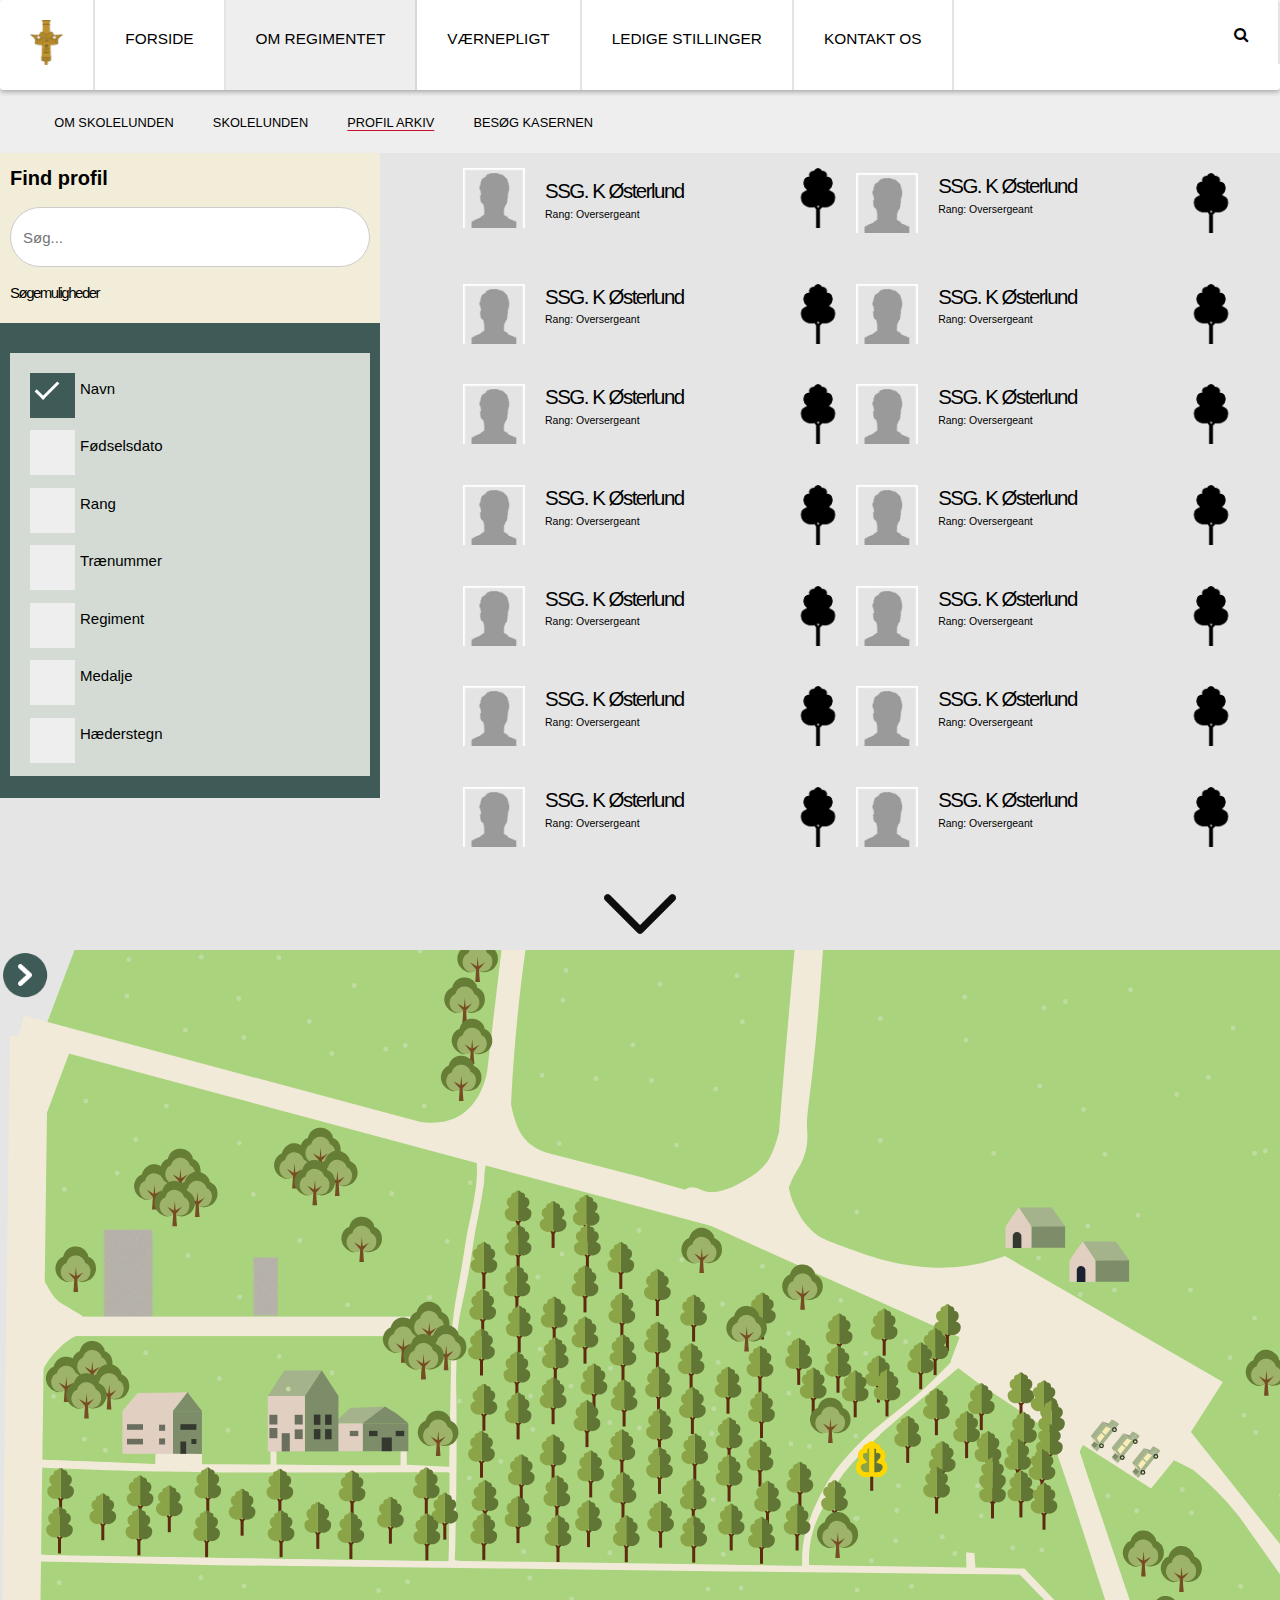
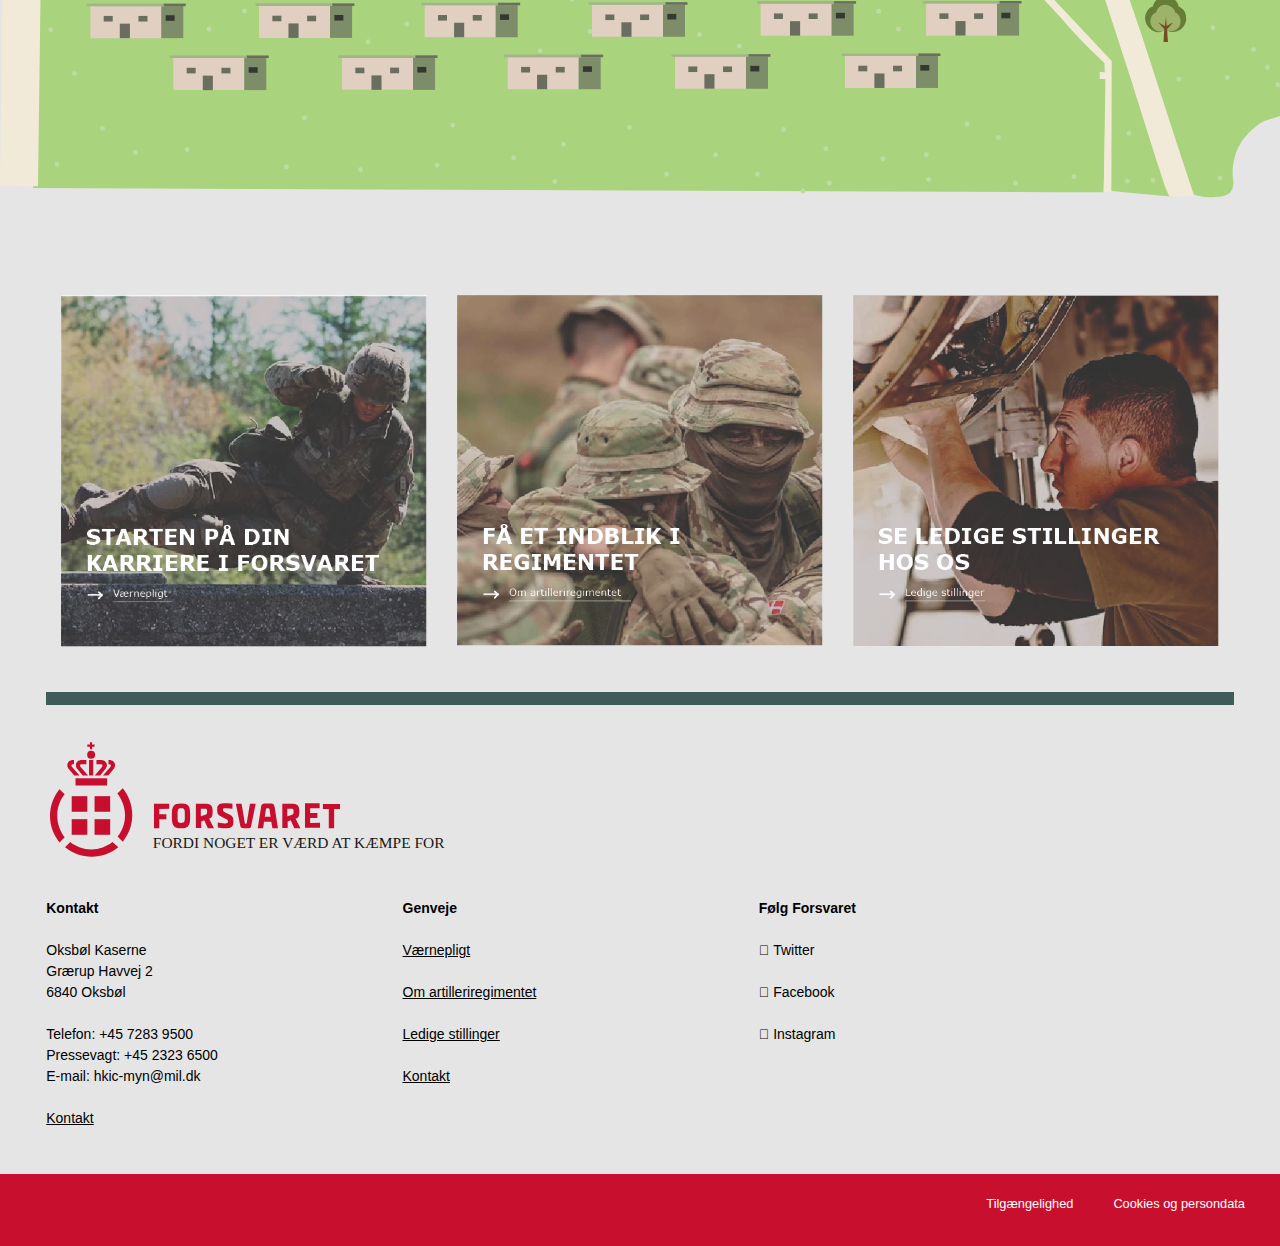
<file: -2.-sem-projekt-kodning-Gruppe-11-master/Bolierplate/arkiv.html>
<!doctype html>
<html lang="da">
<head>
  <meta charset="utf-8">

  <title>Det Danske Artilleriregiment</title>
  <meta name="description" content="Hjemmeside beskrivelse" />
  <meta name="keywords" content="">
  <meta name="author" content="Hjemmeside" />

  <meta name="viewport" content="width=device-width, initial-scale=1.0" />
  <link rel="stylesheet" href="https://use.fontawesome.com/releases/v5.8.2/css/all.css" integrity="sha384-oS3vJWv+0UjzBfQzYUhtDYW+Pj2yciDJxpsK1OYPAYjqT085Qq/1cq5FLXAZQ7Ay" crossorigin="anonymous">
  <link rel="stylesheet" href="css/main.css" />
  <link rel="stylesheet" href="https://www.w3schools.com/w3css/4/w3.css">
  <link rel="stylesheet" href="css/kort.css" />
<link rel="stylesheet" href="https://fonts.googleapis.com/css?family=Lato">
<link rel="stylesheet" href="https://cdnjs.cloudflare.com/ajax/libs/font-awesome/4.7.0/css/font-awesome.min.css">
<link rel="stylesheet" href="https://cdnjs.cloudflare.com/ajax/libs/font-awesome/4.7.0/css/font-awesome.min.css">
<script src="css/burger.js" defer></script>
</head>
<body>
<main>

  <!-- Divs med x / 12 kolonner i bredde -->
  <div class="topnav" id="myTopnav">
  <div class="row">
    <div class="grid-xs-4" style="width: 100%; margin-bottom: 0;"> <div id="menu-nav"style="width: 100%;">
      <div id="navigation-bar" style="width: 100%; max-height: 15vh;   margin: 0;
      ">
         <ul>
            <li style="margin:0px; padding:0px; max-width:200px; display: inline-block;"><a href="#" style="margin:0px;padding-top: 20px;
             "><span><img src="DAR.png"></span></a></li>
             <li class="links"><a href="#"><span>FORSIDE</span></a></li>
             <li class="links" style="background-color: #EEEEEE;"><a href="#"><span>OM REGIMENTET</span></a></li>
             <li class="links"><a href="#værnepligt"><span>VÆRNEPLIGT</span></a></li>
             <li class="links"><a href="#ledige stillinger"></i><span>LEDIGE STILLINGER</span></a></li>
             <li class="links"><a href="#kontakt os"></i><span>KONTAKT OS</span></a></li>
             <li id="soeg"style="float:right;"><a href="#" style="width: auto; height: auto;"><i class="fa fa-search"></i><span></span></a>   </li>
            <li id="burg" style="float:right;"><a href="javascript:void(0);" class="icon" id="burger" onclick="myFunction()">
              <i class="fa fa-bars"></i>
            </a></li>
             </li>
           </ul>
           <div id="navi">
              <input type="checkbox" id="menu"/>
              <label for="menu">
                  <span></span>
                  <span></span>
                  <span></span>
              </label>
              <ul>
                  <li><a href="#" class="active">FORSIDE</a></li>
                  <li><a href="#">OM REGIMENT</a></li>
                  <li><a href="#">VÆRNEPLIGT</a></li>
                  <li><a href="#">LEDIGE STILLINGER</a></li>
                  <li><a href="#">KONTAKT OS</a></li>
              </ul>
            </div>
      </div></div></div>
    

    </div></div>
    <div class="grid-xs-4" style="width: 100%; background-color: #EEEEEE; height: 7vh; display: inline-block;"> 
      <div class="grey">
      <ul>
        <li><a href="om.html"><span>OM SKOLELUNDEN</span></a></li>
      <li><a href="index.html"><span>SKOLELUNDEN</span></a></li>
      <li><u style="color: #C8102E;"><a href="arkiv.html"><span style="color:#000;">PROFIL ARKIV</span></a></u>
      </li>
      <li>
        <a href="visit.html"><span>BESØG KASERNEN</span></a>
      </li> </ul></div></div>
    <div class="grid-xs-4" style="width: 100%; background-color:#E5E5E5; height: auto; padding-left:0px; ">

      <form role="search" class="search-form" id="search-form" action="#" method="post">
        <section class="search-filters" id="search-filters" style="background-color: #F2EDD9;" >

        <section class="search-terms" style="background-color: #F2EDD9;">

          <div class="sejsidebar">
          <label for="search-term" class="search-term-label screen-reader-text" style="font-size: 20px; font-weight: bold; color: black; font-family: Verdana, Geneva, Tahoma, sans-serif;">Find profil</label>
          <input type="text" style=" border-radius: 50px 50px 50px 50px" placeholder="Søg...">

     
      
          
          <h3 class="search-filters-title" id="search-filters-title" style="font-family: Verdana, Geneva, Tahoma, sans-serif;">Søgemuligheder</h3></div>
        
        </section>
          <div class="size-filters filter-group" style="padding: 10px; padding-top: 30px; background-color:#3F5B58; height: auto;padding-bottom: 22px;">
          <div class="box" style="width:100%; height:100%; margin-left:auto; margin-right: auto; background-color: #D3DBD4; padding-left: 20px; padding-top: 20px; padding-bottom: 1px;">
              <label class="container1">Navn
                  <input type="checkbox" checked="checked">
                  <span class="checkmark"></span>
                </label>
                
                <label class="container1">Fødselsdato
                  <input type="checkbox">
                  <span class="checkmark"></span>
                </label>
                
                <label class="container1">Rang
                  <input type="checkbox">
                  <span class="checkmark"></span>
                </label>
                
                <label class="container1">Trænummer
                  <input type="checkbox">
                  <span class="checkmark"></span>
                </label>
                <label class="container1">Regiment
                    <input type="checkbox">
                    <span class="checkmark"></span>
                  </label>
                  <label class="container1">Medalje
                    <input type="checkbox">
                    <span class="checkmark"></span>
                  </label>
                  <label class="container1">Hæderstegn
                    <input type="checkbox">
                    <span class="checkmark"></span>
                  </label>
            </div>
          
          
          </div>
        </section>
      </form>
    
      
      <section class="search-results">

          <button id="myBtn" class="result"><img src="profil.jpg" style=" width:auto;height:60px; float:left; margin-right: 20px;"><img src="trae.png" style=" width:auto;height:60px; float:right;">
            <h2 style="font-size: 1.6vw;">SSG. K Østerlund</h2> <p style="font-size: 0.7em; line-height:0;">Rang: Oversergeant</p></button>

          <!-- The Modal -->
          <div id="myModal" class="modal">
          
            <!-- Modal content -->
            <div class="modal-content">
                <span class="close">&times;</span>
              <div class="profilepic"> <img src="profil.jpg"></div>
              <div class="profilename">
                <h2>SSG K. Østerlund</h2>
                <p>K. Østerlund</p>
               <p>02-05-1960</p>
            <p>Seniorsergeant</p>
          <p>Danske Artilleriregiment</p>
        <br><br>
      </div>
              <div class="profiletree"><img src="blacktree.svg"></div>
              <br>
              <h3 class="proinfo">Seniorsergeant K. Østerlund er født den 02-05-1960. Han har haft tjeneste i Oksbøl Kaserne fra 1983-2012 i det Danske Artilleriregiment. Træet blev plantet 31-05-2012.</h3>
              <div class="haeder"><h3>Medaljer og Hæderstegn</h3></div>              
              <div class="medals"><div class="medalcontent">
                <div class="medalbox"></div>
                <div class="medalbox"></div>
                <div class="medalbox"></div>
                <div class="medalbox"></div>
                <div class="medalbox"></div>
                <div class="medalbox"></div>
                <div class="medalbox"></div>
              </div>
            </div>
              <br>
              <div class="procontent"> <h3>Arkiv</h3></div>
              <div class="medals"><div class="medalcontent">
                  <div class="archivebox"></div>
                  <div class="archivebox"></div>
                  <div class="archivebox"></div>
                  <div class="archivebox"></div>
                  <div class="archivebox"></div>
                  <div class="archivebox"></div>
                  <div class="archivebox"></div>
                  <span>
                  <div class="archivebox"></div>
                  <div class="archivebox"></div>
                  <div class="archivebox"></div>
                  <div class="archivebox"></div>
                  <div class="archivebox"></div>
                  <div class="archivebox"></div>
                 
                </div>
              </div>
              
              <br>
              <button class="knap knap1">+ Tilføj arkiv</button>
              
              
            </div>
          
          </div>
        
              <script>
                  // Get the modal
                  var modal = document.getElementById("myModal");
                  
                  // Get the button that opens the modal
                  var btn = document.getElementById("myBtn");
                  
                  // Get the <span> element that closes the modal
                  var span = document.getElementsByClassName("close")[0];
                  
                  // When the user clicks the button, open the modal 
                  btn.onclick = function() {
                    modal.style.display = "block";
                  }
                  
                  // When the user clicks on <span> (x), close the modal
                  span.onclick = function() {
                    modal.style.display = "none";
                  }
                  
                  // When the user clicks anywhere outside of the modal, close it
                  window.onclick = function(event) {
                    if (event.target == modal) {
                      modal.style.display = "none";
                    }
                  }
                  </script>

<style>
           
    .modal {
      
      display: none; /* Hidden by default */
      position: fixed; /* Stay in place */
      z-index: 1; /* Sit on top */
      padding-top: 100px; /* Location of the box */
      left: 0;
      top: 0;
      width: 100%; /* Full width */
      height: 100%; /* Full height */
      overflow: auto; /* Enable scroll if needed */
      background-color: rgb(0,0,0); /* Fallback color */
      background-color: rgba(0,0,0,0.4); /* Black w/ opacity */
    }
    
    /* Modal Content */
    .modal-content {
      height: 80%;
width: 35%;
background: #D3DBD4;
position: absolute;
left: 40%;
top: 15%;

background-position: center;
background-size: contain;
background-repeat: no-repeat;
border: 7px solid #3F5B58;
    }
    
    /* The Close Button */
    .close {
      color: #aaaaaa;
      float: right;
      margin-right:3%;
      font-size: 28px;
      font-weight: bold;
    }
    
    .close:hover,
    .close:focus {
      color: #000;
      text-decoration: none;
      cursor: pointer;
    }
    </style>
        <div class="result" style="margin-top: 10px;">
        <div> <img src="profil.jpg" style=" width:auto;height:60px; float:left; margin-right: 20px;"> <img src="trae.png" style=" width:auto;height:60px; float:right;">
          <h2 style="font-size: 1.6vw;">SSG. K Østerlund</h2> <p style="font-size: 0.7em; line-height:0;">Rang: Oversergeant</p>
        </div>
        </div> <div class="result" style="margin-top: 10px;">
            <div> <img src="profil.jpg" style=" width:auto;height:60px; float:left; margin-right: 20px;"> <img src="trae.png" style=" width:auto;height:60px; float:right;">
              <h2 style="font-size: 1.6vw;">SSG. K Østerlund</h2> <p style="font-size: 0.7em; line-height:0;">Rang: Oversergeant</p>
            </div>
            </div>
        <div class="result"style="margin-top: 10px;">     <div> <img src="profil.jpg" style=" width:auto;height:60px; float:left; margin-right: 20px;">            <img src="trae.png" style=" width:auto;height:60px; float:right;">
          <h2 style="font-size: 1.6vw;">SSG. K Østerlund</h2> <p style="font-size: 0.7em; line-height:0;">Rang: Oversergeant</p>
        </div></div>
        <div class="result">     <div> <img src="profil.jpg" style=" width:auto;height:60px; float:left; margin-right: 20px;">            <img src="trae.png" style=" width:auto;height:60px; float:right;">
          <h2 style="font-size:1.6vw;">SSG. K Østerlund</h2> <p style="font-size: 0.7em; line-height:0;">Rang: Oversergeant</p>
        </div></div>
        <div class="result">     <div> <img src="profil.jpg" style=" width:auto;height:60px; float:left; margin-right: 20px;">            <img src="trae.png" style=" width:auto;height:60px; float:right;">
          <h2 style="font-size: 1.6vw;">SSG. K Østerlund</h2> <p style="font-size: 0.7em; line-height:0;">Rang: Oversergeant</p>
        </div></div>
        <div class="result">     <div> <img src="profil.jpg" style=" width:auto;height:60px; float:left; margin-right: 20px;">            <img src="trae.png" style=" width:auto;height:60px; float:right;">
          <h2 style="font-size: 1.6vw;">SSG. K Østerlund</h2> <p style="font-size: 0.7em; line-height:0;">Rang: Oversergeant</p>
        </div></div>
        <div class="result" >     <div> <img src="profil.jpg" style=" width:auto;height:60px; float:left; margin-right: 20px;">            <img src="trae.png" style=" width:auto;height:60px; float:right;">
          <h2 style="font-size: 1.6vw;">SSG. K Østerlund</h2> <p style="font-size: 0.7em; line-height:0;">Rang: Oversergeant</p>
        </div></div>
                <div class="result">     <div> <img src="profil.jpg" style=" width:auto;height:60px; float:left; margin-right: 20px;">            <img src="trae.png" style=" width:auto;height:60px; float:right;">
                  <h2 style="font-size: 1.6vw;">SSG. K Østerlund</h2> <p style="font-size: 0.7em; line-height:0;">Rang: Oversergeant</p>
                </div></div>
        <div class="result">     <div> <img src="profil.jpg" style=" width:auto;height:60px; float:left; margin-right: 20px;">            <img src="trae.png" style=" width:auto;height:60px; float:right;">
          <h2 style="font-size: 1.6vw;">SSG. K Østerlund</h2> <p style="font-size: 0.7em; line-height:0;">Rang: Oversergeant</p>
        </div></div>

        <div class="result">     <div> <img src="profil.jpg" style=" width:auto;height:60px; float:left; margin-right: 20px;">            <img src="trae.png" style=" width:auto;height:60px; float:right;">
          <h2 style="font-size: 1.6vw;">SSG. K Østerlund</h2> <p style="font-size: 0.7em; line-height:0;">Rang: Oversergeant</p>
        </div></div>
        <div class="result">     <div> <img src="profil.jpg" style=" width:auto;height:60px; float:left; margin-right: 20px;">            <img src="trae.png" style=" width:auto;height:60px; float:right;">
          <h2 style="font-size: 1.6vw;">SSG. K Østerlund</h2> <p style="font-size: 0.7em; line-height:0;">Rang: Oversergeant</p>
        </div></div>
        <div class="result">     <div> <img src="profil.jpg" style=" width:auto;height:60px; float:left; margin-right: 20px;">            <img src="trae.png" style=" width:auto;height:60px; float:right;">
          <h2 style="font-size: 1.6vw;">SSG. K Østerlund</h2> <p style="font-size: 0.7em; line-height:0;">Rang: Oversergeant</p>
        </div></div>
        <div class="result">     <div> <img src="profil.jpg" style=" width:auto;height:60px; float:left; margin-right: 20px;">            <img src="trae.png" style=" width:auto;height:60px; float:right;">
          <h2 style="font-size: 1.6vw;">SSG. K Østerlund</h2> <p style="font-size: 0.7em; line-height:0;">Rang: Oversergeant</p>
        </div></div>
        

      </section>
    </div>
    
    <div class="grid-xs-4" style="width: 100%; background-color: #E5E5E5; height: 8vh; text-align:center;"><img src="download.png" style="margin-left:auto; margin-right:auto; width:auto; height: 8vh;"></div>
    <div class="grid-xs-4" style="width: 100%; height: 100vh; padding:0px; position:relative;">
      <div style="width:100%; height:100%; background-color:#E5E5E5;">
     
        <div id="sideicon" style="position: absolute;"><img id="arrow" src="arrow-01.png" style="width: 50px; height: auto;"></div>
        <script>
            document.getElementById("sideicon").addEventListener("click", myFunction);
      function myFunction() {
          var x = document.getElementById("sidebarleft");
          if (x.style.display === "none") {
              x.style.display = "block";
          } else {
              x.style.display = "none";
          }
      }
            </script>
        <div id="sidebarleft">
            <div id="sejsidebar">
            <div id="sideicon2" style="width: 100%;"><img id="arrow2" src="arrow-x-01.png" style="width: 50px; height: auto;"></div>        
            <script>
                document.getElementById("sideicon2").addEventListener("click", myFunction);
          function myFunction() {
              var x = document.getElementById("sidebarleft");
              if (x.style.display === "none") {
                  x.style.display = "block";
              } else {
                  x.style.display = "none";
              }
          }
                </script>
                
            <div id="sidebarlefttop"> <h3>Kort over Skolelunden</h3></div>
          <div id="sidebarleftsoeg"><input type="text" style="margin-top: 10px; border-radius: 50px 50px 50px 50px" placeholder="Søg..."></div>
        <p style="margin-left:3%;">Filter</p><img src="filt.png"> <img src="sort.png" style="float: right; margin-right:3%;"><p style="float:right; margin-right:3%;">Sorter</p>
          </div>

          <div class="bob">
              <div class="result1" style=" border: 2px solid gold;">     <div> <img src="profil.jpg" style="padding-left: 5px; width:auto;height:60px; float:left; margin-right: 20px;">            <img src="trae.png" style=" width:auto;height:60px; float:right;">
                <h2 style="font-size:1.6vw;">SSG. K Østerlund</h2> <p style="font-size: 0.7em; line-height:0;">Rang: Oversergeant</p>
              </div></div>
              <div class="result1">     <div> <img src="profil.jpg" style="padding-left: 5px; width:auto;height:60px; float:left; margin-right: 20px;">            <img src="trae.png" style=" width:auto;height:60px; float:right;">
                <h2 style="font-size: 1.6vw;">SSG. K Østerlund</h2> <p style="font-size: 0.7em; line-height:0;">Rang: Oversergeant</p>
              </div></div>
              <div class="result1">     <div> <img src="profil.jpg" style="padding-left: 5px; width:auto;height:60px; float:left; margin-right: 20px;">            <img src="trae.png" style=" width:auto;height:60px; float:right;">
                <h2 style="font-size: 1.6vw;">SSG. K Østerlund</h2> <p style="font-size: 0.7em; line-height:0;">Rang: Oversergeant</p>
              </div></div>
              <div class="result1">     <div> <img src="profil.jpg" style="padding-left: 5px; width:auto;height:60px; float:left; margin-right: 20px;">            <img src="trae.png" style=" width:auto;height:60px; float:right;">
                <h2 style="font-size: 1.6vw;">SSG. K Østerlund</h2> <p style="font-size: 0.7em; line-height:0;">Rang: Oversergeant</p>
              </div></div>
            </div>
              
          </div>
        
        <div id="sideBar">
            <div id="kryds" style="width: 100px; height: 100px;float:right; padding-top: 10px; padding-right: 20px;"> <img src="cancel.png" id="krydset" style="width: 20px; height: 20px; float:right;"></div>
          </div>
          <svg version="1.1" xmlns="http://www.w3.org/2000/svg" xmlns:xlink="http://www.w3.org/1999/xlink">
       <style type="text/css">
         .st0{fill:#9B9A9A;}
         .st1{fill:none;stroke:#000000;stroke-miterlimit:10;}
         .st2{fill:#A9D37C;}
         .st3{fill:#7F7F7F;}
         .st4{fill:#9EA23B;}
         .st5{fill:#4D8E71;}
         .st6{fill:#7D8C69;}
         .st7{fill:#A5B38D;}
         .st8{fill:#E1D0C1;}
         .st9{fill:#35382F;}
         .st10{fill:#1D2233;}
         .st11{fill:#827E77;}
         .st12{fill:#3EA07A;}
         .st13{fill:none;stroke:#FFFFFF;stroke-miterlimit:10;}
         .st14{fill:#D6D6D6;}
         .st15{fill:#6A6E5F;}
         .st16{fill:#F1EAD8;}
         .st17{fill:#3E55A5;}
         .st18{fill:none;stroke:#5E2B0F;stroke-width:3;stroke-miterlimit:10;}
         .st19{fill:none;stroke:#5E2B0F;stroke-width:2;stroke-miterlimit:10;}
         .st20{fill:#617634;}
         .st21{fill:#8AA447;}
         .st22{fill:#667D36;}
         .st23{fill:#9EB36A;}
         .st24{fill:#764C23;}
         .st25{fill:none;}
         .st26{fill:#F7EDB5;}
         .st27{fill:#939E7E;}
         .st28{fill:#212C2F;}
         .st29{fill:#DCDF89;}
         .st30{fill:#DDDDBF;}
         .st31{fill:#CFC42B;}
         .st32{fill:#A8AB3D;}
         .st33{fill:#C0DBA1;}
       </style>
       <g id="billed">
         <path class="st0" d="M288.8,360.4c1.3-16.5,2.7-33,4-49.5c13.3,0.2,26.7,0.3,40,0.5c1.2-13.7,2.3-27.3,3.5-41
           c-4.7-30.8-9.3-61.7-14-92.5c43,9.3,86,18.7,129,28c4.8,2,9.7,4,14.5,6c-5.7,12.5-11.3,25-17,37.5c-4.7,15.7-9.3,31.3-14,47
           c-10.8,0.5-21.7,1-32.5,1.5c-0.2,3.3-0.3,6.7-0.5,10c10,1,20,2,30,3c0,21,0,42,0,63c-47.8,0-95.7,0-143.5,0
           C288.5,369.5,288.6,364.9,288.8,360.4z"/>
         <path class="st1" d="M795.1-3.4"/>
       </g>
       <g id="parkering">
         <g id="grønt">
           <path class="st2" d="M453.7,610c0.5-2.9,1-5.9,1.5-8.8c0-2.4-0.1-6.6-0.1-11.8c-0.5-80.9,1.2-141.7,1.8-162.9
             c0.8-25.1,1.1-37.6,1.7-46.9c4-63.1,14.8-119.8,28.1-169.1c69.8,18.7,139.6,37.3,209.3,56c72,31.6,144,63.1,216,94.7
             c16.2,7.8,32.4,15.6,48.7,23.3c-3.3,9.1-6.7,18.2-10,27.3c-0.4,2.7-0.9,5.3-1.3,8c-35.8,31.6-71.6,63.1-107.3,94.7
             c-7.9,11.9-15.7,23.9-23.6,35.8c-4.5,11.1-8.9,22.2-13.4,33.2c-0.9,10.8-1.8,21.5-2.8,32.2c-35,0-69.9,0-104.9,0
             c-62.5,0-106.3-1.1-120.7-1.3c-30.4-0.6-66.5-1.4-107.3-2.7C464.2,611.2,459,610.6,453.7,610z"/>
           <path class="st2" d="M47.3,516.1c-2.7-2.3-5-3.2-7-2.6c-8.7,2.4-9.7,33-3,92c137.1,1.9,274.2,3.8,411.2,5.8
             c1.1-30.2,2.2-60.5,3.2-90.8c-121.7-1-243.3-2-365-3c-7.2-0.7-14.3-1.3-21.5-2c-4.2-0.3-8.3-0.7-12.5-1
             C50.9,515,49.1,515.5,47.3,516.1z"/>
           <path class="st2" d="M39.9,611.2c18.7-0.2,37.2-0.6,55.5-1.2c308.1,4.8,616.1,9.6,924.2,14.3c28.3,29.6,56.7,59.1,85,88.7
             c0.5,7.8,1,15.6,1.5,23.3c-0.8,35.3-1.7,70.7-2.5,106c-356.8-1.4-713.6-2.9-1070.3-4.3c-0.9-66.7-1.8-133.3-2.7-200
             c0.4-6.2,0.9-12.4,1.3-18.7c0-2.7,0-5.3,0-8C34.6,611.2,37.2,611.2,39.9,611.2z"/>
           <path class="st2" d="M254.1,358.9c-1.3,0.3-3.2,0.8-5.6,1.3c0,0-6.8,1.4-14.7,1.9c-7.4,0.5-30,0.2-60.5-1.9
             c-7.3,1.5-9.9-0.4-10.8-1.5c-0.7-0.8-0.9-1.7-1.6-3.9c-1.1-3.5-2.2-6.3-3.1-8.4c-2.4,0-4.9,0-7.3,0c0-3.4,0.1-6.8,0.1-10.2
             c-0.1-19.3-0.1-38.6-0.2-57.9c-15.6-0.3-31.1-0.6-46.7-0.9c-0.6,22.8-1.3,45.6-1.9,68.5c-10,0.8-20,1.7-30,2.5
             c-5.5-4.3-11-8.7-16.5-13c0.7-34.7,1.3-69.3,2-104c2.1-16.1,4.1-32.2,6.2-48.3c10.1-10.4,20.2-20.8,30.3-31.2
             c5.5-2.3,11-4.7,16.5-7c28.2,5.5,56.4,10.9,84.6,16.4c3.6,0.7,7.3,1.4,10.9,2.1c0.3-3,0.7-6,1-9c27.7,4.9,56.4,10.9,86,18
             c10.7,2.6,21.2,5.3,31.5,8c2.9,14.4,7.2,36.5,10.5,60.5c1.2,8.8,2.5,19.1,1.9,32.5c-0.3,8.1-1.2,14.8-1.9,19.5
             c0.2,3.3,0.4,6.5,0.6,9.8c-0.1,2.4-0.2,4.8-0.3,7.2c-14.9,0-29.8,0-44.7,0c0.1,17.3,0.1,34.7,0.2,52c-4.9,0.1-9.8,0.2-14.6,0.2
             c0.1-17.4,0.3-34.8,0.4-52.2c-7.2-0.8-14.4-1.6-21.7-2.3c0.1,7.8,0.1,15.9-0.1,24.2c-0.2,7.4-0.5,14.5-0.9,21.5
             C253.9,355.2,254,357.1,254.1,358.9z"/>
           <path class="st2" d="M957.8,414.4"/>
           <path class="st2" d="M957.8,414.4c13.7,14.7,33.2,22.6,49,35c10.8,8.4,27,19.9,49.5,32c25.2,76.8,50.3,153.7,75.5,230.5
             c13.7,45,27.4,89.9,41,134.9c-21.8-2.1-43.7-4.3-65.5-6.4c0.3-42.3,0.7-84.7,1-127c-28.7-30.7-57.3-61.3-86-92
             c-72.2-2.2-144.3-4.3-216.5-6.5c0.2-6,0.3-12,0.5-18c2.3-8.3,4.7-16.7,7-25c2.3-6.7,4.7-13.3,7-20c3.7-18.7,9.8-32.3,14.2-40.7
             c29.5-56.2,83.4-68.8,103.8-91.5c1.9-2.1,8.1-9.5,14.5-8.2C955.5,412,957.2,413.8,957.8,414.4z"/>
           <path class="st2" d="M1110.7,593.6c31.8-0.6,61.8,1.8,89.8,6.3c0.8,62.8,0.5,104.4,0,131.3c-0.1,8.4-0.9,30.1-1.1,60
             c-0.1,23.2,0.2,42.2,0.4,54.7c-5.3-1.3-10.7-2.7-16-4c-24.2-76.7-48.4-153.3-72.7-230c-3.6-6-7.1-12-10.7-18
             C1103.8,593.8,1107.2,593.7,1110.7,593.6z"/>
           <path class="st2" d="M1199.8,845.9c8,1.9,14.5,1.5,18.5,0.9c4.9-0.7,9.3-1.5,12.2-4.9c3.4-4.1,2.9-9.6,2.7-11.3
             c-0.8-5.7-1.4-15.9,2.7-27.3c5.7-15.9,17.1-24.6,22.7-28.7c8.3-6.1,7.8-2.8,43.3-16.7c3.3-1.3,9-3.5,16.8-4.2
             c7.4-0.6,13.6,0.5,17.7,1.5c-1.7-21.8-3.4-43.6-5.2-65.3c-37.6-51.3-75.1-102.7-112.7-154c-15.1-11.3-30.2-22.7-45.3-34
             c-6.1,10.7-12.2,21.4-18.3,32.1c-22.8-15.4-45.6-30.8-68.3-46.1c-2.3,4.6-4.7,9.1-7,13.7c36.3,113.8,72.7,227.7,109,341.5
             C1192.3,844,1196,845,1199.8,845.9z"/>
           <path class="st2" d="M1336.3,391.9c-15.3,3.2-31.8,7.4-49.2,12.7c-19,5.8-36.4,12.2-52,18.7c-5.2,2.6-10.9,6.1-16.7,10.7
             c-18.3,14.5-27.1,32.5-31.3,43.3c38.7,51.6,77.3,103.1,116,154.7c3.5,4.6,11.5,14.6,24,16.7c3.9,0.6,7.1,0.3,9.2,0
             C1336.3,563,1336.3,477.5,1336.3,391.9z"/>
           <path class="st3" d="M1377.8,531.9"/>
           <path class="st2" d="M68.5,405.1c8.5,0,17.1,0,25.6,0c-0.5,21.5-1,43-1.5,64.5c-3.8-0.6-7.5-1.3-11.3-1.9c2.7,8,5.5,16,8.2,24
             c3.4,2.5,6.9,5.1,10.3,7.6c18.9,0.6,37.7,1.3,56.6,1.9c-0.3,4.4-0.5,8.9-0.8,13.3c-39.2-1.7-78.5-3.4-117.7-5.1
             c0.6-20.9,1.1-41.8,1.7-62.7c0.5-14.3,0.9-28.7,1.4-43C50.1,404.1,59.3,404.6,68.5,405.1z"/>
           <path class="st2" d="M194.3,487.2c3.4,4.4-3,13.6,3,22.6c0,0,4.2,5.9,13,8.5c23.6,7.2,228.3,2.3,241.5,2
             c14.7-105.4,29.3-210.8,44-316.3c-142.3-33.9-284.7-67.7-427-101.6c-10.3,27.8-20.7,55.6-31,83.5c0.7,57.3,1.3,114.6,2,172
             c21.2,118.9,49.4,148.1,71.9,151.7C141.9,514.5,186.3,477.1,194.3,487.2z"/>
         </g>
         <g id="mark">
           <path class="st2" d="M710.6,255.6c11.8-3.5,26.1-7.9,42-14.9c19.5-8.6,31.7-17.1,39.2-23.1c6.9-4.6,15-11.1,20.1-19.4
             c4.7-7.6,4.9-13.5,4.9-15.1c0.8-13.3,16.7-86.2,40.9-191.7c-259.4-1.5-518.8-3-778.2-4.5c-21,55.7-42,111.4-63.1,167.1
             c-1.9,3.2-4.3,8.5-2.9,15.1c0,0,4.8,21.8,68.8,43.6c60.3,20.5,261.2,46.4,538.9,63.2C661.5,269.2,691,261.5,710.6,255.6z"/>
           <path class="st2" d="M786.1,238.5c-1.5-8.3,3.5-15.5,5-17.6c4.1-5.9,10-9.8,11.6-14.6c0.2-0.5,0.6-2,1.4-4.1
             c0.7-1.9,1.2-3.1,1.8-4.7c0,0,0.4-1.2,0.7-2.3c1.8-6.1-4.1-15-4.1-15c-6.5-9.7,5.3-40.5,9.5-53.8c2.6-8.1,1.7-6.1,9.6-107.5
             c0.8-10.1,1.5-18.2,1.9-22.6c169.9-1.6,339.9-2.4,509.8-2.4c0.4,0,6.1,0,6.5,0c-3.1,145.8-0.9,219.2,3,258
             c4,40-6.1,80.6-1.7,120.5c0.2,2.3,1.3,10.6-3,18.8c-2.6,4.9-6.3,8.2-9.3,10.2c-34.2,11.8-68.3,23.7-102.5,35.5
             c-73.2-41.7-146.3-83.3-219.5-125c-9.8,2.5-19.7,5-29.5,7.5c-23.7,0.5-47.3,1-71,1.5c-31.3-10.5-62.7-21-94-31.5
             c-7.5-14.3-15-28.7-22.5-43C788.5,244.8,786.8,242.1,786.1,238.5z"/>
           <path class="st4" d="M607.5,151.6"/>
           <g>
             <path class="st5" d="M1046,262.7"/>
             
               <rect x="1031.3" y="276.3" transform="matrix(-1 -4.490553e-11 4.490553e-11 -1 2096.3921 574.1506)" class="st6" width="33.7" height="21.6"/>
             <path class="st7" d="M1018.8,257.4c11,0.1,22,0.2,33,0.2c4.4,6.2,8.8,12.4,13.3,18.7c-11.2,0.1-22.5,0.1-33.7,0.2
               C1027.2,270.1,1023,263.7,1018.8,257.4z"/>
             
               <rect x="1007.6" y="274.1" transform="matrix(-4.487895e-11 1 -1 -4.487895e-11 1305.4875 -731.337)" class="st8" width="21.6" height="25.9"/>
             <path class="st8" d="M1018.8,257.4c-2.3,3.1-4.5,6.3-6.8,9.4l-6.5,9.6h12.9c4.3,0,8.6,0,12.9,0c-2.1-3.2-4.2-6.4-6.3-9.6
               C1023,263.7,1020.9,260.5,1018.8,257.4z"/>
             <path class="st9" d="M1012.8,285.7c0.3-2.1,2-3.6,4-3.7c2.2-0.1,4.2,1.5,4.6,3.7c0,4.1,0,8.1,0,12.2h-8.6V285.7z"/>
           </g>
           <g>
             <path class="st5" d="M1110,296.7"/>
             
               <rect x="1095.3" y="310.3" transform="matrix(-1 -4.490553e-11 4.490553e-11 -1 2224.3855 642.1506)" class="st6" width="33.7" height="21.6"/>
             <path class="st7" d="M1082.8,291.4c11,0.1,22,0.2,33,0.2c4.4,6.2,8.8,12.4,13.3,18.7c-11.2,0.1-22.5,0.1-33.7,0.2
               C1091.2,304.1,1087,297.7,1082.8,291.4z"/>
             
               <rect x="1071.6" y="308.1" transform="matrix(-4.487895e-11 1 -1 -4.487895e-11 1403.4843 -761.3336)" class="st8" width="21.6" height="25.9"/>
             <path class="st8" d="M1082.8,291.4c-2.3,3.1-4.5,6.3-6.8,9.4l-6.5,9.6h12.9c4.3,0,8.6,0,12.9,0c-2.1-3.2-4.2-6.4-6.3-9.6
               C1087,297.7,1084.9,294.5,1082.8,291.4z"/>
             <path class="st10" d="M1076.8,319.7c0.3-2.1,2-3.6,4-3.7c2.2-0.1,4.2,1.5,4.6,3.7c0,4.1,0,8.1,0,12.2h-8.6V319.7z"/>
           </g>
         </g>
         <path class="st2" d="M103.7,363.2"/>
         <g>
           
             <image style="overflow:visible;" width="503" height="670" xlink:href="EEC928A9A7F9EAAA.png"  transform="matrix(0.24 0 0 0.24 67.5848 242.8914)">
           </image>
         </g>
         <g>
           
             <image style="overflow:visible;" width="402" height="545" xlink:href="EEC928A9A7F9EAAD.png"  transform="matrix(0.24 0 0 0.24 217.3448 271.2114)">
           </image>
         </g>
         <path class="st11" d="M162.3,362.6"/>
       </g>
       <g id="STI">
         <g id="BYGNING">
           <path class="st12" d="M549.8,980.9"/>
           <path class="st13" d="M243.2,692.7"/>
           <path class="st14" d="M-6.1,710.1"/>
           <g>
             <path class="st13" d="M144.6,420.3"/>
             <rect x="173" y="461.1" class="st6" width="28.9" height="42.7"/>
             <rect x="122.4" y="461.1" class="st8" width="50.6" height="42.7"/>
             <path class="st8" d="M187.5,442.2c-16.6,0.3-33.2,0.6-49.9,0.9c-5.1,6-10.2,12-15.2,18c16.9,0,33.8,0,50.6,0
               C177.8,454.8,182.7,448.5,187.5,442.2z"/>
             <rect x="180.4" y="491.5" class="st9" width="5.7" height="12.3"/>
             <rect x="191.4" y="489" class="st9" width="5" height="5"/>
             <rect x="180.4" y="474.2" class="st9" width="16" height="5.6"/>
             <rect x="159.1" y="474.7" class="st15" width="6" height="6.1"/>
             <rect x="159.1" y="488.4" class="st15" width="6" height="6.1"/>
             <rect x="127" y="474.2" class="st15" width="16" height="5.6"/>
             <rect x="127" y="488.8" class="st15" width="16" height="5.6"/>
             <polygon class="st6" points="187.5,442.2 194.7,451.7 202,461.1 187.5,461.1 173,461.1 180.2,451.7 			"/>
           </g>
         </g>
         <path class="st16" d="M486.2,212.4c-1.9-0.5-3.9-1-5.9-1.5c-1.2-0.3-2.4-0.7-3.6-1c0.5,8.7,0.2,15.9-0.2,21.1
           c-0.5,6.1-1.3,11.1-2.6,18.7c-1.9,11.4-3.8,19.7-4.6,23.3c-4.3,19.1-2.9,18.7-10.2,58.5c-2.3,12.4-4.4,22.9-6.2,38.8
           c-0.6,5-1,9.1-1.2,11.8c-0.5,25.1-1,50.2-1.5,75.2c-0.3,19.8-0.7,39.7-1,59.5c-14.2-0.7-28.3-1.3-42.5-2c0-4.5,0-9,0-13.5
           c-2,0-4,0-6,0c-0.1,4.7-0.2,9.4-0.2,14c-28.4,0.1-57.1,0-86-0.2c-12.7-0.1-25.3-0.3-37.9-0.5c-0.1-4.4-0.1-8.9-0.2-13.3
           c-2,0-3.9,0-5.9-0.1c0,4.4,0,8.8,0,13.2c-22.9,0-45.8-0.1-68.6-0.1c0-3.4,0.1-6.8,0.1-10.3c-15.5,0-31,0-46.5,0
           c-0.1,3.3-0.2,6.6-0.2,9.9c-38.2-1.4-76.5-2.7-114.7-4.1c0,2.6,0,5.2,0,7.8c76.5,3.6,138.1,4.6,181.5,4.8
           c51.6,0.2,207-0.2,212.5-0.2c10.5,0,10.4,0,10.5,0c0.2,0,0.7,0,1.5,0c1.2,0.1,2.3,0.3,3,0.5c-0.2,29.6-0.5,59.2-0.8,88.8
           c-111-1.7-250-3.9-361-5.8c-1.1,0-29.4-0.5-30.5-0.5c-5.8-0.2-11.5-0.5-17.2-0.8c0,2.3,0,4.7,0,7c59.4,1.2,118.8,2.5,178.2,3.8
           c94.5,1.1,189,2.2,283.5,3.2c63.4,0.8,126.8,1.7,190.2,2.5c54.9,0.6,109.8,1.2,164.8,1.8c54.3,0.6,108.6,1.2,162.9,1.8
           c19.7,19.3,33.5,34.5,42.7,45c5,5.7,16.6,19.2,33.9,35.8c3.5,3.4,6.5,6.1,8.4,7.9c0,3.1,0,6.2,0,9.3c-1.7-0.3-3.3-0.6-5-0.8
           c0,2.4,0,4.9,0,7.3c1.9,0.1,3.8,0.1,5.7,0.2c-0.3,23.2-0.7,46.4-1,69.7c-0.2,14.6-0.4,29.1-0.7,43.7c2.6-0.3,5.1-0.7,7.7-1
           c0.1-43.6,0.2-87.1,0.3-130.7c-29.1-30.8-58.2-61.6-87.3-92.3c-16.3-0.3-32.7-0.7-49-1c-0.3-4.9-0.7-9.8-1-14.7
           c-2.8-0.2-5.6-0.4-8.3-0.7c0.1,5.1,0.2,10.2,0.3,15.3c-52.4-0.8-104.9-1.6-157.3-2.3c-0.7-16.7,2.3-29.4,4.9-37.4
           c2.5-7.5,5.3-13.1,9.6-21.3c2.2-4.3,8.7-16.8,17.3-29.1c3.1-4.5,12.5-17.6,39-42.5c7.3-6.8,13.6-12.5,71.9-61.4
           c1.1-0.9,6.7-5.6,7.8-6.5c-2.9-1.6-5.9-3.2-8.8-4.8c-3.5,3.7-9.2,9.6-16.5,16.7c-29,28-41.5,33.2-71.6,61.1
           c0,0-21.3,19.8-35.3,42.1l0,0c-8.1,14-13.4,26.2-16.8,35.1c-2.1,5.5-3.9,10.3-5.5,16.8c-3.2,13.2-3.3,24.5-2.8,32.2
           c-27.7-0.6-55.3-1.2-83-1.8c-88.2-1.2-176.3-2.3-264.5-3.5c1-35.2,1.7-71.2,1.8-108c0.1-25.4-0.1-50.4-0.5-75.1
           c0.2-7,0.3-14,0.5-21c0-4.2,0-10.4,0.5-18c1.3-20.9,4.7-31,9.7-56.7c5.1-26.3,4-23.6,8.3-49.5c1.1-6.7,4-19.5,7-37.6
           c0.9-5.3,1.6-9.6,2-12.5c0.1-2.6,0.2-5.1,0.3-7.7c0.1-3.2,0.7-5.8,1-7.3C485.5,215.4,485.8,213.7,486.2,212.4z"/>
         <path class="st16" d="M699.3,270.4c81,37.1,162.3,73.6,243.8,109.5c5.5,2.4,11.2,4.9,16.7,7.3c-3.1,8.2-6.2,16.4-9.3,24.7
           c8.4,6.4,16.9,12.9,25.3,19.3c24.4,16.4,48.9,32.9,73.3,49.3c7.8,22.7,15.6,45.3,23.3,68c19.3,59.8,38.7,119.6,58,179.3
           c24.4,77.5,36.8,116.2,37.3,116c0.1,0-0.5-2.7-2-8c1.2,3.7,2.3,7.3,3.5,11c7.3-0.2,14.7-0.3,22-0.5c1-0.2,2-0.3,3-0.5
           c-4.1-12.2-8.2-24.3-12.2-36.5c-13.2-40.8-26.5-81.7-39.8-122.5c-20.9-61.8-41.9-123.6-62.8-185.3c1.1-2.2,2.2-4.4,3.3-6.7
           c22.8,14.6,45.6,29.1,68.3,43.7c7.7-9.4,15.3-18.9,23-28.3c6.4,3.2,12.9,6.4,19.3,9.7c9.6,7.9,19.9,17.4,30.3,28.7
           c6.6,7.2,12.5,14.2,17.7,21c23.8,33.7,47.6,67.3,71.3,101c6.1,6.4,12.2,12.9,18.3,19.3c0.4-13.8,0.9-27.6,1.3-41.3
           c-11.8-11.1-23.6-22.2-35.3-33.3c-35.3-44.4-70.7-88.9-106-133.3c10.7-16.7,21.3-33.3,32-50c-72.7-42-145.3-84-218-126
           c-13.1,4.9-30.5,9.8-51.3,11.3c-19.3,1.4-34.1-0.6-44-2c-4.9-0.7-9.3-1.5-13.6-2.4c-11.4-2.4-21.8-5.3-37.7-11
           c-24.1-8.5-36.2-12.8-41.9-17.4c-12.8-10.3-19.4-23-22.3-29.6c-3.7-8.6-5.3-16.4-5.9-21.9c-6.4,1.3-13,2.9-19.9,4.9
           c-19.3,5.6-36,12.7-50,20C712.1,262.1,705.7,266.3,699.3,270.4z"/>
         <path class="st17" d="M485.3,220.3"/>
         <path class="st16" d="M-105.2,791.9"/>
         
           <rect x="5" y="86.1" transform="matrix(0.9999 1.332492e-02 -1.332492e-02 0.9999 6.1458 -0.2788)" class="st16" width="38" height="750"/>
         <rect x="42.5" y="366.6" class="st16" width="384.8" height="19.5"/>
         <path class="st16" d="M39,429.4c1.3-3.7,3.2-8.5,6.2-13.8c2-3.5,7-11.4,15.8-19.2c3.8-3.4,9.6-8.5,18.6-12.1c1-0.4,1.8-0.7,2.4-0.9
           c0.2-5.8,0.3-11.7,0.5-17.5c-4.3-2.7-5.1-3.2-5.2-3.2c0,0,0,0,0,0c-4.6-2.8-6.9-4.2-16.5-9.8c-10.8-6.2-19.3-31.7-23-31.2
           C34.3,322.1,33,345.6,39,429.4z"/>
         
           <rect x="8" y="161.2" transform="matrix(0.9658 0.2593 -0.2593 0.9658 57.9868 -92.1723)" class="st16" width="740.8" height="25"/>
         <path class="st16" d="M43.1,172.9c9.1-24.3,18.2-48.7,27.3-73c-9.3-2.1-18.7-4.2-28-6.3C42.7,120,42.9,146.5,43.1,172.9z"/>
         <path class="st16" d="M799.5-3.6c7.9,0.3,15.8,0.6,23.7,0.9c-1.1,14.3-2.1,28.6-3.2,42.9c-7.5,101.6-14.3,121.3-12.8,140.8
           c0.2,2.5,1,10.8-1.8,21c-1.9,7-4.8,12.6-7.2,16.5c-4.4,7-6.6,12.1-7.5,14.6c-0.4,1-0.6,1.7-0.7,1.9c-2.6,6.9-39.5,15.5-39.5,15.5
           c-15.7,3.6-12.4,4-19.4,5c-22.9,3.5-48.8-1.8-49.9-9.5c-0.5-3.2,3.5-6.7,6.8-8c5.3-2.1,10.6,0.9,14,2.2
           c15.6,6.1,33.9-4.7,43.5-10.2c6.1-3.5,17-9.8,23.8-21.5c5.8-10,9.5-25.8,9.7-26.5c0-0.1,0-0.2,0-0.2c2.1-26.4,4.3-52.8,6.5-79.2
           c3-34.8,6-69.5,9.2-104.2c-0.1-1.1-0.2-2.2-0.2-3.3C796.2-4.6,797.8-4.1,799.5-3.6z"/>
         <path class="st16" d="M525.8-2c-4.6,32.1-8.4,65.8-11.2,101.1c-1.5,18.7-2.7,37-3.5,54.9l0,0c0,0,2.9,19.1,10.8,31
           c3.9,5.9,10.8,12.8,24,17.6c31.6,8.1,63.1,16.3,94.7,24.4c16.6,4.8,33.3,9.5,49.9,14.3c-4,4.4-8.1,8.7-12.1,13.1
           c-79.8-11.6-163.5-32.3-248.8-65.8c-7.6-3-15.1-6-22.5-9.1c0.9-3,1.8-6.1,2.8-9.1c2.2,0.5,5.4,1.1,9.2,1.5c9.7,1,24.6,2.6,39-5.3
           c17.3-9.5,23.7-27.1,25.8-32.8c2.1-5.7,3-10.8,3.5-14.5c4.8-40.9,9.7-81.9,14.5-122.8C509.8-3.1,517.8-2.6,525.8-2z"/>
         <path class="st16" d="M413.1-111.4"/>
       </g>
       <g id="træ">
         <g>
           <line class="st18" x1="60.6" y1="564.8" x2="60.6" y2="550"/>
           <line class="st19" x1="60" y1="551" x2="63.3" y2="547.7"/>
           <line class="st19" x1="60.3" y1="550.4" x2="58.4" y2="547.8"/>
           <path class="st20" d="M60.6,547C60.6,547,60.6,547,60.6,547c0,1,2.9,1.7,4.2,1.8c2.4,0.2,6.2-0.6,8.1-3.8c1.4-2.4,1.4-5.8,0-7.4
             c-0.3-0.4-1.2-1.2-2.5-1.8c-0.5-0.2-0.9-0.4-1.2-0.5c0.6-0.8,1.3-1.6,1.9-2.3c0.4-0.7,0.8-1.8,0.8-3.2c0-0.6,0-3.1-1.9-4.4
             c-0.3-0.2-1.1-0.5-2-0.7c-0.2,0-0.4-0.1-0.5-0.1c0-0.5,0-1,0.1-1.5c-0.1-0.4-0.3-1.1-0.9-1.8c-1.2-1.3-2.8-1.2-3.1-1.2
             c-0.1-0.3-0.5-1.1-1.4-1.6c-0.1-0.1-0.6-0.2-1-0.4c-0.3-0.1-0.5-0.2-0.6-0.2c0,9,0,17.9,0,26.9C60.6,545.6,60.6,546.4,60.6,547z"
             />
           <path class="st21" d="M60.6,547C60.6,547,60.6,547,60.6,547c0,1-2.9,1.7-4.2,1.8c-2.4,0.2-6.2-0.6-8.1-3.8c-1.4-2.4-1.4-5.8,0-7.4
             c0.3-0.4,1.2-1.2,2.5-1.8c0.5-0.2,0.9-0.4,1.2-0.5c-0.6-0.8-1.3-1.6-1.9-2.3c-0.4-0.7-0.8-1.8-0.8-3.2c0-0.6,0-3.1,1.9-4.4
             c0.3-0.2,1.1-0.5,2-0.7c0.2,0,0.4-0.1,0.5-0.1c0-0.5,0-1-0.1-1.5c0.1-0.4,0.3-1.1,0.9-1.8c1.2-1.3,2.8-1.2,3.1-1.2
             c0.1-0.3,0.5-1.1,1.4-1.6c0.1-0.1,0.6-0.2,1-0.4c0.3-0.1,0.5-0.2,0.6-0.2c0,9,0,17.9,0,26.9C60.5,545.6,60.6,546.4,60.6,547z"/>
         </g>
         <g>
           <line class="st18" x1="102.8" y1="590.2" x2="102.8" y2="575.4"/>
           <line class="st19" x1="102.2" y1="576.4" x2="105.5" y2="573.1"/>
           <line class="st19" x1="102.5" y1="575.7" x2="100.7" y2="573.1"/>
           <path class="st20" d="M102.8,572.3C102.8,572.4,102.8,572.4,102.8,572.3c0,1,2.9,1.7,4.2,1.8c2.4,0.2,6.2-0.6,8.1-3.8
             c1.4-2.4,1.4-5.8,0-7.4c-0.3-0.4-1.2-1.2-2.5-1.8c-0.5-0.2-0.9-0.4-1.2-0.5c0.6-0.8,1.3-1.6,1.9-2.3c0.4-0.7,0.8-1.8,0.8-3.2
             c0-0.6,0-3.1-1.9-4.4c-0.3-0.2-1.1-0.5-2-0.7c-0.2,0-0.4-0.1-0.5-0.1c0-0.5,0-1,0.1-1.5c-0.1-0.4-0.3-1.1-0.9-1.8
             c-1.2-1.3-2.8-1.2-3.1-1.2c-0.1-0.3-0.5-1.1-1.4-1.6c-0.1-0.1-0.6-0.2-1-0.4c-0.3-0.1-0.5-0.2-0.6-0.2c0,9,0,17.9,0,26.9
             C102.8,571,102.8,571.8,102.8,572.3z"/>
           <path class="st21" d="M102.8,572.3C102.8,572.4,102.8,572.4,102.8,572.3c0,1-2.9,1.7-4.2,1.8c-2.4,0.2-6.2-0.6-8.1-3.8
             c-1.4-2.4-1.4-5.8,0-7.4c0.3-0.4,1.2-1.2,2.5-1.8c0.5-0.2,0.9-0.4,1.2-0.5c-0.6-0.8-1.3-1.6-1.9-2.3c-0.4-0.7-0.8-1.8-0.8-3.2
             c0-0.6,0-3.1,1.9-4.4c0.3-0.2,1.1-0.5,2-0.7c0.2,0,0.4-0.1,0.5-0.1c0-0.5,0-1-0.1-1.5c0.1-0.4,0.3-1.1,0.9-1.8
             c1.2-1.3,2.8-1.2,3.1-1.2c0.1-0.3,0.5-1.1,1.4-1.6c0.1-0.1,0.6-0.2,1-0.4c0.3-0.1,0.5-0.2,0.6-0.2c0,9,0,17.9,0,26.9
             C102.8,571,102.8,571.8,102.8,572.3z"/>
         </g>
         <g>
           <line class="st18" x1="59.5" y1="603.5" x2="59.5" y2="588.7"/>
           <line class="st19" x1="58.9" y1="589.7" x2="62.2" y2="586.4"/>
           <line class="st19" x1="59.2" y1="589" x2="57.3" y2="586.4"/>
           <path class="st20" d="M59.5,585.6C59.5,585.7,59.5,585.7,59.5,585.6c0,1,2.9,1.7,4.2,1.8c2.4,0.2,6.2-0.6,8.1-3.8
             c1.4-2.4,1.4-5.8,0-7.4c-0.3-0.4-1.2-1.2-2.5-1.8c-0.5-0.2-0.9-0.4-1.2-0.5c0.6-0.8,1.3-1.6,1.9-2.3c0.4-0.7,0.8-1.8,0.8-3.2
             c0-0.6,0-3.1-1.9-4.4c-0.3-0.2-1.1-0.5-2-0.7c-0.2,0-0.4-0.1-0.5-0.1c0-0.5,0-1,0.1-1.5c-0.1-0.4-0.3-1.1-0.9-1.8
             c-1.2-1.3-2.8-1.2-3.1-1.2c-0.1-0.3-0.5-1.1-1.4-1.6c-0.1-0.1-0.6-0.2-1-0.4c-0.3-0.1-0.5-0.2-0.6-0.2c0,9,0,17.9,0,26.9
             C59.5,584.3,59.5,585.1,59.5,585.6z"/>
           <path class="st21" d="M59.5,585.6C59.5,585.7,59.5,585.7,59.5,585.6c0,1-2.9,1.7-4.2,1.8c-2.4,0.2-6.2-0.6-8.1-3.8
             c-1.4-2.4-1.4-5.8,0-7.4c0.3-0.4,1.2-1.2,2.5-1.8c0.5-0.2,0.9-0.4,1.2-0.5c-0.6-0.8-1.3-1.6-1.9-2.3c-0.4-0.7-0.8-1.8-0.8-3.2
             c0-0.6,0-3.1,1.9-4.4c0.3-0.2,1.1-0.5,2-0.7c0.2,0,0.4-0.1,0.5-0.1c0-0.5,0-1-0.1-1.5c0.1-0.4,0.3-1.1,0.9-1.8
             c1.2-1.3,2.8-1.2,3.1-1.2c0.1-0.3,0.5-1.1,1.4-1.6c0.1-0.1,0.6-0.2,1-0.4c0.3-0.1,0.5-0.2,0.6-0.2c0,9,0,17.9,0,26.9
             C59.4,584.3,59.4,585.1,59.5,585.6z"/>
         </g>
         <g>
           <line class="st18" x1="140.1" y1="572.3" x2="140.1" y2="557.5"/>
           <line class="st19" x1="139.6" y1="558.5" x2="142.9" y2="555.2"/>
           <line class="st19" x1="139.8" y1="557.8" x2="138" y2="555.2"/>
           <path class="st20" d="M140.1,554.4C140.1,554.4,140.1,554.4,140.1,554.4c0,1,2.9,1.7,4.2,1.8c2.4,0.2,6.2-0.6,8.1-3.8
             c1.4-2.4,1.4-5.8,0-7.4c-0.3-0.4-1.2-1.2-2.5-1.8c-0.5-0.2-0.9-0.4-1.2-0.5c0.6-0.8,1.3-1.6,1.9-2.3c0.4-0.7,0.8-1.8,0.8-3.2
             c0-0.6,0-3.1-1.9-4.4c-0.3-0.2-1.1-0.5-2-0.7c-0.2,0-0.4-0.1-0.5-0.1c0-0.5,0-1,0.1-1.5c-0.1-0.4-0.3-1.1-0.9-1.8
             c-1.2-1.3-2.8-1.2-3.1-1.2c-0.1-0.3-0.5-1.1-1.4-1.6c-0.1-0.1-0.6-0.2-1-0.4c-0.3-0.1-0.5-0.2-0.6-0.2c0,9,0,17.9,0,26.9
             C140.1,553.1,140.1,553.8,140.1,554.4z"/>
           <path class="st21" d="M140.1,554.4C140.1,554.4,140.1,554.4,140.1,554.4c0,1-2.9,1.7-4.2,1.8c-2.4,0.2-6.2-0.6-8.1-3.8
             c-1.4-2.4-1.4-5.8,0-7.4c0.3-0.4,1.2-1.2,2.5-1.8c0.5-0.2,0.9-0.4,1.2-0.5c-0.6-0.8-1.3-1.6-1.9-2.3c-0.4-0.7-0.8-1.8-0.8-3.2
             c0-0.6,0-3.1,1.9-4.4c0.3-0.2,1.1-0.5,2-0.7c0.2,0,0.4-0.1,0.5-0.1c0-0.5,0-1-0.1-1.5c0.1-0.4,0.3-1.1,0.9-1.8
             c1.2-1.3,2.8-1.2,3.1-1.2c0.1-0.3,0.5-1.1,1.4-1.6c0.1-0.1,0.6-0.2,1-0.4c0.3-0.1,0.5-0.2,0.6-0.2c0,9,0,17.9,0,26.9
             C140.1,553.1,140.1,553.8,140.1,554.4z"/>
         </g>
         <g>
           <line class="st18" x1="138.9" y1="605.3" x2="138.9" y2="590.5"/>
           <line class="st19" x1="138.4" y1="591.5" x2="141.7" y2="588.2"/>
           <line class="st19" x1="138.6" y1="590.8" x2="136.8" y2="588.2"/>
           <path class="st20" d="M138.9,587.4C138.9,587.5,138.9,587.5,138.9,587.4c0,1,2.9,1.7,4.2,1.8c2.4,0.2,6.2-0.6,8.1-3.8
             c1.4-2.4,1.4-5.8,0-7.4c-0.3-0.4-1.2-1.2-2.5-1.8c-0.5-0.2-0.9-0.4-1.2-0.5c0.6-0.8,1.3-1.6,1.9-2.3c0.4-0.7,0.8-1.8,0.8-3.2
             c0-0.6,0-3.1-1.9-4.4c-0.3-0.2-1.1-0.5-2-0.7c-0.2,0-0.4-0.1-0.5-0.1c0-0.5,0-1,0.1-1.5c-0.1-0.4-0.3-1.1-0.9-1.8
             c-1.2-1.3-2.8-1.2-3.1-1.2c-0.1-0.3-0.5-1.1-1.4-1.6c-0.1-0.1-0.6-0.2-1-0.4c-0.3-0.1-0.5-0.2-0.6-0.2c0,9,0,17.9,0,26.9
             C138.9,586.1,138.9,586.9,138.9,587.4z"/>
           <path class="st21" d="M138.9,587.4C138.9,587.5,138.9,587.5,138.9,587.4c0,1-2.9,1.7-4.2,1.8c-2.4,0.2-6.2-0.6-8.1-3.8
             c-1.4-2.4-1.4-5.8,0-7.4c0.3-0.4,1.2-1.2,2.5-1.8c0.5-0.2,0.9-0.4,1.2-0.5c-0.6-0.8-1.3-1.6-1.9-2.3c-0.4-0.7-0.8-1.8-0.8-3.2
             c0-0.6,0-3.1,1.9-4.4c0.3-0.2,1.1-0.5,2-0.7c0.2,0,0.4-0.1,0.5-0.1c0-0.5,0-1-0.1-1.5c0.1-0.4,0.3-1.1,0.9-1.8
             c1.2-1.3,2.8-1.2,3.1-1.2c0.1-0.3,0.5-1.1,1.4-1.6c0.1-0.1,0.6-0.2,1-0.4c0.3-0.1,0.5-0.2,0.6-0.2c0,9,0,17.9,0,26.9
             C138.9,586.1,138.9,586.9,138.9,587.4z"/>
         </g>
         <g>
           <line class="st18" x1="169.3" y1="582.2" x2="169.3" y2="567.4"/>
           <line class="st19" x1="168.8" y1="568.4" x2="172.1" y2="565.1"/>
           <line class="st19" x1="169" y1="567.7" x2="167.2" y2="565.1"/>
           <path class="st20" d="M169.3,564.3C169.3,564.3,169.3,564.3,169.3,564.3c0,1,2.9,1.7,4.2,1.8c2.4,0.2,6.2-0.6,8.1-3.8
             c1.4-2.4,1.4-5.8,0-7.4c-0.3-0.4-1.2-1.2-2.5-1.8c-0.5-0.2-0.9-0.4-1.2-0.5c0.6-0.8,1.3-1.6,1.9-2.3c0.4-0.7,0.8-1.8,0.8-3.2
             c0-0.6,0-3.1-1.9-4.4c-0.3-0.2-1.1-0.5-2-0.7c-0.2,0-0.4-0.1-0.5-0.1c0-0.5,0-1,0.1-1.5c-0.1-0.4-0.3-1.1-0.9-1.8
             c-1.2-1.3-2.8-1.2-3.1-1.2c-0.1-0.3-0.5-1.1-1.4-1.6c-0.1-0.1-0.6-0.2-1-0.4c-0.3-0.1-0.5-0.2-0.6-0.2c0,9,0,17.9,0,26.9
             C169.3,563,169.3,563.7,169.3,564.3z"/>
           <path class="st21" d="M169.3,564.3C169.3,564.3,169.3,564.3,169.3,564.3c0,1-2.9,1.7-4.2,1.8c-2.4,0.2-6.2-0.6-8.1-3.8
             c-1.4-2.4-1.4-5.8,0-7.4c0.3-0.4,1.2-1.2,2.5-1.8c0.5-0.2,0.9-0.4,1.2-0.5c-0.6-0.8-1.3-1.6-1.9-2.3c-0.4-0.7-0.8-1.8-0.8-3.2
             c0-0.6,0-3.1,1.9-4.4c0.3-0.2,1.1-0.5,2-0.7c0.2,0,0.4-0.1,0.5-0.1c0-0.5,0-1-0.1-1.5c0.1-0.4,0.3-1.1,0.9-1.8
             c1.2-1.3,2.8-1.2,3.1-1.2c0.1-0.3,0.5-1.1,1.4-1.6c0.1-0.1,0.6-0.2,1-0.4c0.3-0.1,0.5-0.2,0.6-0.2c0,9,0,17.9,0,26.9
             C169.3,563,169.3,563.7,169.3,564.3z"/>
         </g>
         <g>
           <line class="st18" x1="207.8" y1="564.3" x2="207.8" y2="549.5"/>
           <line class="st19" x1="207.3" y1="550.4" x2="210.6" y2="547.1"/>
           <line class="st19" x1="207.5" y1="549.8" x2="205.7" y2="547.2"/>
           <path class="st20" d="M207.8,546.4C207.8,546.4,207.8,546.4,207.8,546.4c0,1,2.9,1.7,4.2,1.8c2.4,0.2,6.2-0.6,8.1-3.8
             c1.4-2.4,1.4-5.8,0-7.4c-0.3-0.4-1.2-1.2-2.5-1.8c-0.5-0.2-0.9-0.4-1.2-0.5c0.6-0.8,1.3-1.6,1.9-2.3c0.4-0.7,0.8-1.8,0.8-3.2
             c0-0.6,0-3.1-1.9-4.4c-0.3-0.2-1.1-0.5-2-0.7c-0.2,0-0.4-0.1-0.5-0.1c0-0.5,0-1,0.1-1.5c-0.1-0.4-0.3-1.1-0.9-1.8
             c-1.2-1.3-2.8-1.2-3.1-1.2c-0.1-0.3-0.5-1.1-1.4-1.6c-0.1-0.1-0.6-0.2-1-0.4c-0.3-0.1-0.5-0.2-0.6-0.2c0,9,0,17.9,0,26.9
             C207.8,545.1,207.8,545.8,207.8,546.4z"/>
           <path class="st21" d="M207.8,546.4C207.8,546.4,207.8,546.4,207.8,546.4c0,1-2.9,1.7-4.2,1.8c-2.4,0.2-6.2-0.6-8.1-3.8
             c-1.4-2.4-1.4-5.8,0-7.4c0.3-0.4,1.2-1.2,2.5-1.8c0.5-0.2,0.9-0.4,1.2-0.5c-0.6-0.8-1.3-1.6-1.9-2.3c-0.4-0.7-0.8-1.8-0.8-3.2
             c0-0.6,0-3.1,1.9-4.4c0.3-0.2,1.1-0.5,2-0.7c0.2,0,0.4-0.1,0.5-0.1c0-0.5,0-1-0.1-1.5c0.1-0.4,0.3-1.1,0.9-1.8
             c1.2-1.3,2.8-1.2,3.1-1.2c0.1-0.3,0.5-1.1,1.4-1.6c0.1-0.1,0.6-0.2,1-0.4c0.3-0.1,0.5-0.2,0.6-0.2c0,9,0,17.9,0,26.9
             C207.8,545.1,207.8,545.8,207.8,546.4z"/>
         </g>
         <g>
           <line class="st18" x1="206.6" y1="607.2" x2="206.6" y2="592.4"/>
           <line class="st19" x1="206.1" y1="593.4" x2="209.4" y2="590"/>
           <line class="st19" x1="206.3" y1="592.7" x2="204.5" y2="590.1"/>
           <path class="st20" d="M206.6,589.3C206.6,589.3,206.6,589.3,206.6,589.3c0,1,2.9,1.7,4.2,1.8c2.4,0.2,6.2-0.6,8.1-3.8
             c1.4-2.4,1.4-5.8,0-7.4c-0.3-0.4-1.2-1.2-2.5-1.8c-0.5-0.2-0.9-0.4-1.2-0.5c0.6-0.8,1.3-1.6,1.9-2.3c0.4-0.7,0.8-1.8,0.8-3.2
             c0-0.6,0-3.1-1.9-4.4c-0.3-0.2-1.1-0.5-2-0.7c-0.2,0-0.4-0.1-0.5-0.1c0-0.5,0-1,0.1-1.5c-0.1-0.4-0.3-1.1-0.9-1.8
             c-1.2-1.3-2.8-1.2-3.1-1.2c-0.1-0.3-0.5-1.1-1.4-1.6c-0.1-0.1-0.6-0.2-1-0.4c-0.3-0.1-0.5-0.2-0.6-0.2c0,9,0,17.9,0,26.9
             C206.6,588,206.6,588.7,206.6,589.3z"/>
           <path class="st21" d="M206.6,589.3C206.6,589.3,206.6,589.3,206.6,589.3c0,1-2.9,1.7-4.2,1.8c-2.4,0.2-6.2-0.6-8.1-3.8
             c-1.4-2.4-1.4-5.8,0-7.4c0.3-0.4,1.2-1.2,2.5-1.8c0.5-0.2,0.9-0.4,1.2-0.5c-0.6-0.8-1.3-1.6-1.9-2.3c-0.4-0.7-0.8-1.8-0.8-3.2
             c0-0.6,0-3.1,1.9-4.4c0.3-0.2,1.1-0.5,2-0.7c0.2,0,0.4-0.1,0.5-0.1c0-0.5,0-1-0.1-1.5c0.1-0.4,0.3-1.1,0.9-1.8
             c1.2-1.3,2.8-1.2,3.1-1.2c0.1-0.3,0.5-1.1,1.4-1.6c0.1-0.1,0.6-0.2,1-0.4c0.3-0.1,0.5-0.2,0.6-0.2c0,9,0,17.9,0,26.9
             C206.6,588,206.6,588.7,206.6,589.3z"/>
         </g>
         <g>
           <line class="st18" x1="242.1" y1="585.7" x2="242.1" y2="570.9"/>
           <line class="st19" x1="241.6" y1="571.8" x2="244.9" y2="568.5"/>
           <line class="st19" x1="241.8" y1="571.2" x2="240" y2="568.6"/>
           <path class="st20" d="M242.1,567.8C242.1,567.8,242.1,567.8,242.1,567.8c0,1,2.9,1.7,4.2,1.8c2.4,0.2,6.2-0.6,8.1-3.8
             c1.4-2.4,1.4-5.8,0-7.4c-0.3-0.4-1.2-1.2-2.5-1.8c-0.5-0.2-0.9-0.4-1.2-0.5c0.6-0.8,1.3-1.6,1.9-2.3c0.4-0.7,0.8-1.8,0.8-3.2
             c0-0.6,0-3.1-1.9-4.4c-0.3-0.2-1.1-0.5-2-0.7c-0.2,0-0.4-0.1-0.5-0.1c0-0.5,0-1,0.1-1.5c-0.1-0.4-0.3-1.1-0.9-1.8
             c-1.2-1.3-2.8-1.2-3.1-1.2c-0.1-0.3-0.5-1.1-1.4-1.6c-0.1-0.1-0.6-0.2-1-0.4c-0.3-0.1-0.5-0.2-0.6-0.2c0,9,0,17.9,0,26.9
             C242.1,566.5,242.1,567.2,242.1,567.8z"/>
           <path class="st21" d="M242.1,567.8C242.1,567.8,242.1,567.8,242.1,567.8c0,1-2.9,1.7-4.2,1.8c-2.4,0.2-6.2-0.6-8.1-3.8
             c-1.4-2.4-1.4-5.8,0-7.4c0.3-0.4,1.2-1.2,2.5-1.8c0.5-0.2,0.9-0.4,1.2-0.5c-0.6-0.8-1.3-1.6-1.9-2.3c-0.4-0.7-0.8-1.8-0.8-3.2
             c0-0.6,0-3.1,1.9-4.4c0.3-0.2,1.1-0.5,2-0.7c0.2,0,0.4-0.1,0.5-0.1c0-0.5,0-1-0.1-1.5c0.1-0.4,0.3-1.1,0.9-1.8
             c1.2-1.3,2.8-1.2,3.1-1.2c0.1-0.3,0.5-1.1,1.4-1.6c0.1-0.1,0.6-0.2,1-0.4c0.3-0.1,0.5-0.2,0.6-0.2c0,9,0,17.9,0,26.9
             C242.1,566.5,242.1,567.2,242.1,567.8z"/>
         </g>
         <g>
           <line class="st18" x1="279.9" y1="565.7" x2="279.9" y2="550.9"/>
           <line class="st19" x1="279.3" y1="551.9" x2="282.6" y2="548.6"/>
           <line class="st19" x1="279.6" y1="551.2" x2="277.8" y2="548.6"/>
           <path class="st20" d="M279.9,547.8C279.9,547.9,279.9,547.9,279.9,547.8c0,1,2.9,1.7,4.2,1.8c2.4,0.2,6.2-0.6,8.1-3.8
             c1.4-2.4,1.4-5.8,0-7.4c-0.3-0.4-1.2-1.2-2.5-1.8c-0.5-0.2-0.9-0.4-1.2-0.5c0.6-0.8,1.3-1.6,1.9-2.3c0.4-0.7,0.8-1.8,0.8-3.2
             c0-0.6,0-3.1-1.9-4.4c-0.3-0.2-1.1-0.5-2-0.7c-0.2,0-0.4-0.1-0.5-0.1c0-0.5,0-1,0.1-1.5c-0.1-0.4-0.3-1.1-0.9-1.8
             c-1.2-1.3-2.8-1.2-3.1-1.2c-0.1-0.3-0.5-1.1-1.4-1.6c-0.1-0.1-0.6-0.2-1-0.4c-0.3-0.1-0.5-0.2-0.6-0.2c0,9,0,17.9,0,26.9
             C279.9,546.5,279.9,547.3,279.9,547.8z"/>
           <path class="st21" d="M279.9,547.8C279.9,547.9,279.9,547.9,279.9,547.8c0,1-2.9,1.7-4.2,1.8c-2.4,0.2-6.2-0.6-8.1-3.8
             c-1.4-2.4-1.4-5.8,0-7.4c0.3-0.4,1.2-1.2,2.5-1.8c0.5-0.2,0.9-0.4,1.2-0.5c-0.6-0.8-1.3-1.6-1.9-2.3c-0.4-0.7-0.8-1.8-0.8-3.2
             c0-0.6,0-3.1,1.9-4.4c0.3-0.2,1.1-0.5,2-0.7c0.2,0,0.4-0.1,0.5-0.1c0-0.5,0-1-0.1-1.5c0.1-0.4,0.3-1.1,0.9-1.8
             c1.2-1.3,2.8-1.2,3.1-1.2c0.1-0.3,0.5-1.1,1.4-1.6c0.1-0.1,0.6-0.2,1-0.4c0.3-0.1,0.5-0.2,0.6-0.2c0,9,0,17.9,0,26.9
             C279.9,546.5,279.9,547.3,279.9,547.8z"/>
         </g>
         <g>
           <line class="st18" x1="317.8" y1="598.9" x2="317.8" y2="584.1"/>
           <line class="st19" x1="317.2" y1="585.1" x2="320.5" y2="581.8"/>
           <line class="st19" x1="317.5" y1="584.4" x2="315.7" y2="581.8"/>
           <path class="st20" d="M317.8,581C317.8,581.1,317.8,581.1,317.8,581c0,1,2.9,1.7,4.2,1.8c2.4,0.2,6.2-0.6,8.1-3.8
             c1.4-2.4,1.4-5.8,0-7.4c-0.3-0.4-1.2-1.2-2.5-1.8c-0.5-0.2-0.9-0.4-1.2-0.5c0.6-0.8,1.3-1.6,1.9-2.3c0.4-0.7,0.8-1.8,0.8-3.2
             c0-0.6,0-3.1-1.9-4.4c-0.3-0.2-1.1-0.5-2-0.7c-0.2,0-0.4-0.1-0.5-0.1c0-0.5,0-1,0.1-1.5c-0.1-0.4-0.3-1.1-0.9-1.8
             c-1.2-1.3-2.8-1.2-3.1-1.2c-0.1-0.3-0.5-1.1-1.4-1.6c-0.1-0.1-0.6-0.2-1-0.4c-0.3-0.1-0.5-0.2-0.6-0.2c0,9,0,17.9,0,26.9
             C317.8,579.7,317.8,580.5,317.8,581z"/>
           <path class="st21" d="M317.8,581C317.8,581.1,317.8,581.1,317.8,581c0,1-2.9,1.7-4.2,1.8c-2.4,0.2-6.2-0.6-8.1-3.8
             c-1.4-2.4-1.4-5.8,0-7.4c0.3-0.4,1.2-1.2,2.5-1.8c0.5-0.2,0.9-0.4,1.2-0.5c-0.6-0.8-1.3-1.6-1.9-2.3c-0.4-0.7-0.8-1.8-0.8-3.2
             c0-0.6,0-3.1,1.9-4.4c0.3-0.2,1.1-0.5,2-0.7c0.2,0,0.4-0.1,0.5-0.1c0-0.5,0-1-0.1-1.5c0.1-0.4,0.3-1.1,0.9-1.8
             c1.2-1.3,2.8-1.2,3.1-1.2c0.1-0.3,0.5-1.1,1.4-1.6c0.1-0.1,0.6-0.2,1-0.4c0.3-0.1,0.5-0.2,0.6-0.2c0,9,0,17.9,0,26.9
             C317.8,579.7,317.8,580.5,317.8,581z"/>
         </g>
         <g>
           <line class="st18" x1="281.1" y1="607.2" x2="281.1" y2="592.4"/>
           <line class="st19" x1="280.5" y1="593.4" x2="283.8" y2="590"/>
           <line class="st19" x1="280.8" y1="592.7" x2="279" y2="590.1"/>
           <path class="st20" d="M281.1,589.3C281.1,589.3,281.1,589.3,281.1,589.3c0,1,2.9,1.7,4.2,1.8c2.4,0.2,6.2-0.6,8.1-3.8
             c1.4-2.4,1.4-5.8,0-7.4c-0.3-0.4-1.2-1.2-2.5-1.8c-0.5-0.2-0.9-0.4-1.2-0.5c0.6-0.8,1.3-1.6,1.9-2.3c0.4-0.7,0.8-1.8,0.8-3.2
             c0-0.6,0-3.1-1.9-4.4c-0.3-0.2-1.1-0.5-2-0.7c-0.2,0-0.4-0.1-0.5-0.1c0-0.5,0-1,0.1-1.5c-0.1-0.4-0.3-1.1-0.9-1.8
             c-1.2-1.3-2.8-1.2-3.1-1.2c-0.1-0.3-0.5-1.1-1.4-1.6c-0.1-0.1-0.6-0.2-1-0.4c-0.3-0.1-0.5-0.2-0.6-0.2c0,9,0,17.9,0,26.9
             C281.1,588,281.1,588.7,281.1,589.3z"/>
           <path class="st21" d="M281.1,589.3C281.1,589.3,281.1,589.3,281.1,589.3c0,1-2.9,1.7-4.2,1.8c-2.4,0.2-6.2-0.6-8.1-3.8
             c-1.4-2.4-1.4-5.8,0-7.4c0.3-0.4,1.2-1.2,2.5-1.8c0.5-0.2,0.9-0.4,1.2-0.5c-0.6-0.8-1.3-1.6-1.9-2.3c-0.4-0.7-0.8-1.8-0.8-3.2
             c0-0.6,0-3.1,1.9-4.4c0.3-0.2,1.1-0.5,2-0.7c0.2,0,0.4-0.1,0.5-0.1c0-0.5,0-1-0.1-1.5c0.1-0.4,0.3-1.1,0.9-1.8
             c1.2-1.3,2.8-1.2,3.1-1.2c0.1-0.3,0.5-1.1,1.4-1.6c0.1-0.1,0.6-0.2,1-0.4c0.3-0.1,0.5-0.2,0.6-0.2c0,9,0,17.9,0,26.9
             C281.1,588,281.1,588.7,281.1,589.3z"/>
         </g>
         <g>
           <line class="st18" x1="352.1" y1="567.4" x2="352.1" y2="552.6"/>
           <line class="st19" x1="351.6" y1="553.5" x2="354.9" y2="550.2"/>
           <line class="st19" x1="351.8" y1="552.9" x2="350" y2="550.3"/>
           <path class="st20" d="M352.1,549.5C352.1,549.5,352.1,549.5,352.1,549.5c0,1,2.9,1.7,4.2,1.8c2.4,0.2,6.2-0.6,8.1-3.8
             c1.4-2.4,1.4-5.8,0-7.4c-0.3-0.4-1.2-1.2-2.5-1.8c-0.5-0.2-0.9-0.4-1.2-0.5c0.6-0.8,1.3-1.6,1.9-2.3c0.4-0.7,0.8-1.8,0.8-3.2
             c0-0.6,0-3.1-1.9-4.4c-0.3-0.2-1.1-0.5-2-0.7c-0.2,0-0.4-0.1-0.5-0.1c0-0.5,0-1,0.1-1.5c-0.1-0.4-0.3-1.1-0.9-1.8
             c-1.2-1.3-2.8-1.2-3.1-1.2c-0.1-0.3-0.5-1.1-1.4-1.6c-0.1-0.1-0.6-0.2-1-0.4c-0.3-0.1-0.5-0.2-0.6-0.2c0,9,0,17.9,0,26.9
             C352.1,548.2,352.1,548.9,352.1,549.5z"/>
           <path class="st21" d="M352.1,549.5C352.1,549.5,352.1,549.5,352.1,549.5c0,1-2.9,1.7-4.2,1.8c-2.4,0.2-6.2-0.6-8.1-3.8
             c-1.4-2.4-1.4-5.8,0-7.4c0.3-0.4,1.2-1.2,2.5-1.8c0.5-0.2,0.9-0.4,1.2-0.5c-0.6-0.8-1.3-1.6-1.9-2.3c-0.4-0.7-0.8-1.8-0.8-3.2
             c0-0.6,0-3.1,1.9-4.4c0.3-0.2,1.1-0.5,2-0.7c0.2,0,0.4-0.1,0.5-0.1c0-0.5,0-1-0.1-1.5c0.1-0.4,0.3-1.1,0.9-1.8
             c1.2-1.3,2.8-1.2,3.1-1.2c0.1-0.3,0.5-1.1,1.4-1.6c0.1-0.1,0.6-0.2,1-0.4c0.3-0.1,0.5-0.2,0.6-0.2c0,9,0,17.9,0,26.9
             C352.1,548.2,352.1,548.9,352.1,549.5z"/>
         </g>
         <g>
           <line class="st18" x1="350.9" y1="609" x2="350.9" y2="594.2"/>
           <line class="st19" x1="350.4" y1="595.1" x2="353.7" y2="591.8"/>
           <line class="st19" x1="350.6" y1="594.5" x2="348.8" y2="591.9"/>
           <path class="st20" d="M350.9,591.1C350.9,591.1,350.9,591.1,350.9,591.1c0,1,2.9,1.7,4.2,1.8c2.4,0.2,6.2-0.6,8.1-3.8
             c1.4-2.4,1.4-5.8,0-7.4c-0.3-0.4-1.2-1.2-2.5-1.8c-0.5-0.2-0.9-0.4-1.2-0.5c0.6-0.8,1.3-1.6,1.9-2.3c0.4-0.7,0.8-1.8,0.8-3.2
             c0-0.6,0-3.1-1.9-4.4c-0.3-0.2-1.1-0.5-2-0.7c-0.2,0-0.4-0.1-0.5-0.1c0-0.5,0-1,0.1-1.5c-0.1-0.4-0.3-1.1-0.9-1.8
             c-1.2-1.3-2.8-1.2-3.1-1.2c-0.1-0.3-0.5-1.1-1.4-1.6c-0.1-0.1-0.6-0.2-1-0.4c-0.3-0.1-0.5-0.2-0.6-0.2c0,9,0,17.9,0,26.9
             C350.9,589.8,350.9,590.5,350.9,591.1z"/>
           <path class="st21" d="M350.9,591.1C350.9,591.1,350.9,591.1,350.9,591.1c0,1-2.9,1.7-4.2,1.8c-2.4,0.2-6.2-0.6-8.1-3.8
             c-1.4-2.4-1.4-5.8,0-7.4c0.3-0.4,1.2-1.2,2.5-1.8c0.5-0.2,0.9-0.4,1.2-0.5c-0.6-0.8-1.3-1.6-1.9-2.3c-0.4-0.7-0.8-1.8-0.8-3.2
             c0-0.6,0-3.1,1.9-4.4c0.3-0.2,1.1-0.5,2-0.7c0.2,0,0.4-0.1,0.5-0.1c0-0.5,0-1-0.1-1.5c0.1-0.4,0.3-1.1,0.9-1.8
             c1.2-1.3,2.8-1.2,3.1-1.2c0.1-0.3,0.5-1.1,1.4-1.6c0.1-0.1,0.6-0.2,1-0.4c0.3-0.1,0.5-0.2,0.6-0.2c0,9,0,17.9,0,26.9
             C350.9,589.8,350.9,590.5,350.9,591.1z"/>
         </g>
         <g>
           <line class="st18" x1="390.4" y1="593.7" x2="390.4" y2="578.9"/>
           <line class="st19" x1="389.9" y1="579.9" x2="393.2" y2="576.6"/>
           <line class="st19" x1="390.1" y1="579.2" x2="388.3" y2="576.6"/>
           <path class="st20" d="M390.4,575.8C390.4,575.8,390.4,575.8,390.4,575.8c0,1,2.9,1.7,4.2,1.8c2.4,0.2,6.2-0.6,8.1-3.8
             c1.4-2.4,1.4-5.8,0-7.4c-0.3-0.4-1.2-1.2-2.5-1.8c-0.5-0.2-0.9-0.4-1.2-0.5c0.6-0.8,1.3-1.6,1.9-2.3c0.4-0.7,0.8-1.8,0.8-3.2
             c0-0.6,0-3.1-1.9-4.4c-0.3-0.2-1.1-0.5-2-0.7c-0.2,0-0.4-0.1-0.5-0.1c0-0.5,0-1,0.1-1.5c-0.1-0.4-0.3-1.1-0.9-1.8
             c-1.2-1.3-2.8-1.2-3.1-1.2c-0.1-0.3-0.5-1.1-1.4-1.6c-0.1-0.1-0.6-0.2-1-0.4c-0.3-0.1-0.5-0.2-0.6-0.2c0,9,0,17.9,0,26.9
             C390.4,574.5,390.4,575.2,390.4,575.8z"/>
           <path class="st21" d="M390.4,575.8C390.4,575.8,390.4,575.8,390.4,575.8c0,1-2.9,1.7-4.2,1.8c-2.4,0.2-6.2-0.6-8.1-3.8
             c-1.4-2.4-1.4-5.8,0-7.4c0.3-0.4,1.2-1.2,2.5-1.8c0.5-0.2,0.9-0.4,1.2-0.5c-0.6-0.8-1.3-1.6-1.9-2.3c-0.4-0.7-0.8-1.8-0.8-3.2
             c0-0.6,0-3.1,1.9-4.4c0.3-0.2,1.1-0.5,2-0.7c0.2,0,0.4-0.1,0.5-0.1c0-0.5,0-1-0.1-1.5c0.1-0.4,0.3-1.1,0.9-1.8
             c1.2-1.3,2.8-1.2,3.1-1.2c0.1-0.3,0.5-1.1,1.4-1.6c0.1-0.1,0.6-0.2,1-0.4c0.3-0.1,0.5-0.2,0.6-0.2c0,9,0,17.9,0,26.9
             C390.4,574.5,390.4,575.2,390.4,575.8z"/>
         </g>
         <g>
           <line class="st18" x1="426.3" y1="564.3" x2="426.3" y2="549.5"/>
           <line class="st19" x1="425.8" y1="550.4" x2="429.1" y2="547.1"/>
           <line class="st19" x1="426.1" y1="549.8" x2="424.2" y2="547.2"/>
           <path class="st20" d="M426.3,546.4C426.3,546.4,426.3,546.4,426.3,546.4c0,1,2.9,1.7,4.2,1.8c2.4,0.2,6.2-0.6,8.1-3.8
             c1.4-2.4,1.4-5.8,0-7.4c-0.3-0.4-1.2-1.2-2.5-1.8c-0.5-0.2-0.9-0.4-1.2-0.5c0.6-0.8,1.3-1.6,1.9-2.3c0.4-0.7,0.8-1.8,0.8-3.2
             c0-0.6,0-3.1-1.9-4.4c-0.3-0.2-1.1-0.5-2-0.7c-0.2,0-0.4-0.1-0.5-0.1c0-0.5,0-1,0.1-1.5c-0.1-0.4-0.3-1.1-0.9-1.8
             c-1.2-1.3-2.8-1.2-3.1-1.2c-0.1-0.3-0.5-1.1-1.4-1.6c-0.1-0.1-0.6-0.2-1-0.4c-0.3-0.1-0.5-0.2-0.6-0.2c0,9,0,17.9,0,26.9
             C426.4,545.1,426.3,545.8,426.3,546.4z"/>
           <path class="st21" d="M426.3,546.4C426.3,546.4,426.3,546.4,426.3,546.4c0,1-2.9,1.7-4.2,1.8c-2.4,0.2-6.2-0.6-8.1-3.8
             c-1.4-2.4-1.4-5.8,0-7.4c0.3-0.4,1.2-1.2,2.5-1.8c0.5-0.2,0.9-0.4,1.2-0.5c-0.6-0.8-1.3-1.6-1.9-2.3c-0.4-0.7-0.8-1.8-0.8-3.2
             c0-0.6,0-3.1,1.9-4.4c0.3-0.2,1.1-0.5,2-0.7c0.2,0,0.4-0.1,0.5-0.1c0-0.5,0-1-0.1-1.5c0.1-0.4,0.3-1.1,0.9-1.8
             c1.2-1.3,2.8-1.2,3.1-1.2c0.1-0.3,0.5-1.1,1.4-1.6c0.1-0.1,0.6-0.2,1-0.4c0.3-0.1,0.5-0.2,0.6-0.2c0,9,0,17.9,0,26.9
             C426.3,545.1,426.3,545.8,426.3,546.4z"/>
         </g>
         <g>
           <line class="st18" x1="444.8" y1="589.6" x2="444.8" y2="574.8"/>
           <line class="st19" x1="444.2" y1="575.8" x2="447.5" y2="572.5"/>
           <line class="st19" x1="444.5" y1="575.2" x2="442.7" y2="572.6"/>
           <path class="st20" d="M444.8,571.7C444.8,571.8,444.8,571.8,444.8,571.7c0,1,2.9,1.7,4.2,1.8c2.4,0.2,6.2-0.6,8.1-3.8
             c1.4-2.4,1.4-5.8,0-7.4c-0.3-0.4-1.2-1.2-2.5-1.8c-0.5-0.2-0.9-0.4-1.2-0.5c0.6-0.8,1.3-1.6,1.9-2.3c0.4-0.7,0.8-1.8,0.8-3.2
             c0-0.6,0-3.1-1.9-4.4c-0.3-0.2-1.1-0.5-2-0.7c-0.2,0-0.4-0.1-0.5-0.1c0-0.5,0-1,0.1-1.5c-0.1-0.4-0.3-1.1-0.9-1.8
             c-1.2-1.3-2.8-1.2-3.1-1.2c-0.1-0.3-0.5-1.1-1.4-1.6c-0.1-0.1-0.6-0.2-1-0.4c-0.3-0.1-0.5-0.2-0.6-0.2c0,9,0,17.9,0,26.9
             C444.8,570.4,444.8,571.2,444.8,571.7z"/>
           <path class="st21" d="M444.8,571.7C444.8,571.8,444.8,571.8,444.8,571.7c0,1-2.9,1.7-4.2,1.8c-2.4,0.2-6.2-0.6-8.1-3.8
             c-1.4-2.4-1.4-5.8,0-7.4c0.3-0.4,1.2-1.2,2.5-1.8c0.5-0.2,0.9-0.4,1.2-0.5c-0.6-0.8-1.3-1.6-1.9-2.3c-0.4-0.7-0.8-1.8-0.8-3.2
             c0-0.6,0-3.1,1.9-4.4c0.3-0.2,1.1-0.5,2-0.7c0.2,0,0.4-0.1,0.5-0.1c0-0.5,0-1-0.1-1.5c0.1-0.4,0.3-1.1,0.9-1.8
             c1.2-1.3,2.8-1.2,3.1-1.2c0.1-0.3,0.5-1.1,1.4-1.6c0.1-0.1,0.6-0.2,1-0.4c0.3-0.1,0.5-0.2,0.6-0.2c0,9,0,17.9,0,26.9
             C444.8,570.4,444.8,571.2,444.8,571.7z"/>
         </g>
         <g>
           <line class="st18" x1="426.9" y1="610.3" x2="426.9" y2="595.5"/>
           <line class="st19" x1="426.4" y1="596.5" x2="429.7" y2="593.2"/>
           <line class="st19" x1="426.6" y1="595.9" x2="424.8" y2="593.3"/>
           <path class="st20" d="M426.9,592.4C426.9,592.5,426.9,592.5,426.9,592.4c0,1,2.9,1.7,4.2,1.8c2.4,0.2,6.2-0.6,8.1-3.8
             c1.4-2.4,1.4-5.8,0-7.4c-0.3-0.4-1.2-1.2-2.5-1.8c-0.5-0.2-0.9-0.4-1.2-0.5c0.6-0.8,1.3-1.6,1.9-2.3c0.4-0.7,0.8-1.8,0.8-3.2
             c0-0.6,0-3.1-1.9-4.4c-0.3-0.2-1.1-0.5-2-0.7c-0.2,0-0.4-0.1-0.5-0.1c0-0.5,0-1,0.1-1.5c-0.1-0.4-0.3-1.1-0.9-1.8
             c-1.2-1.3-2.8-1.2-3.1-1.2c-0.1-0.3-0.5-1.1-1.4-1.6c-0.1-0.1-0.6-0.2-1-0.4c-0.3-0.1-0.5-0.2-0.6-0.2c0,9,0,17.9,0,26.9
             C426.9,591.1,426.9,591.9,426.9,592.4z"/>
           <path class="st21" d="M426.9,592.4C426.9,592.5,426.9,592.5,426.9,592.4c0,1-2.9,1.7-4.2,1.8c-2.4,0.2-6.2-0.6-8.1-3.8
             c-1.4-2.4-1.4-5.8,0-7.4c0.3-0.4,1.2-1.2,2.5-1.8c0.5-0.2,0.9-0.4,1.2-0.5c-0.6-0.8-1.3-1.6-1.9-2.3c-0.4-0.7-0.8-1.8-0.8-3.2
             c0-0.6,0-3.1,1.9-4.4c0.3-0.2,1.1-0.5,2-0.7c0.2,0,0.4-0.1,0.5-0.1c0-0.5,0-1-0.1-1.5c0.1-0.4,0.3-1.1,0.9-1.8
             c1.2-1.3,2.8-1.2,3.1-1.2c0.1-0.3,0.5-1.1,1.4-1.6c0.1-0.1,0.6-0.2,1-0.4c0.3-0.1,0.5-0.2,0.6-0.2c0,9,0,17.9,0,26.9
             C426.9,591.1,426.9,591.9,426.9,592.4z"/>
         </g>
         <g>
           <line class="st18" x1="483.9" y1="338.9" x2="483.9" y2="324.1"/>
           <line class="st19" x1="483.3" y1="325" x2="486.6" y2="321.7"/>
           <line class="st19" x1="483.6" y1="324.4" x2="481.7" y2="321.8"/>
           <path class="st20" d="M483.9,321C483.9,321,483.9,321,483.9,321c0,1,2.9,1.7,4.2,1.8c2.4,0.2,6.2-0.6,8.1-3.8
             c1.4-2.4,1.4-5.8,0-7.4c-0.3-0.4-1.2-1.2-2.5-1.8c-0.5-0.2-0.9-0.4-1.2-0.5c0.6-0.8,1.3-1.6,1.9-2.3c0.4-0.7,0.8-1.8,0.8-3.2
             c0-0.6,0-3.1-1.9-4.4c-0.3-0.2-1.1-0.5-2-0.7c-0.2,0-0.4-0.1-0.5-0.1c0-0.5,0-1,0.1-1.5c-0.1-0.4-0.3-1.1-0.9-1.8
             c-1.2-1.3-2.8-1.2-3.1-1.2c-0.1-0.3-0.5-1.1-1.4-1.6c-0.1-0.1-0.6-0.2-1-0.4c-0.3-0.1-0.5-0.2-0.6-0.2c0,9,0,17.9,0,26.9
             C483.9,319.7,483.9,320.4,483.9,321z"/>
           <path class="st21" d="M483.9,321C483.9,321,483.9,321,483.9,321c0,1-2.9,1.7-4.2,1.8c-2.4,0.2-6.2-0.6-8.1-3.8
             c-1.4-2.4-1.4-5.8,0-7.4c0.3-0.4,1.2-1.2,2.5-1.8c0.5-0.2,0.9-0.4,1.2-0.5c-0.6-0.8-1.3-1.6-1.9-2.3c-0.4-0.7-0.8-1.8-0.8-3.2
             c0-0.6,0-3.1,1.9-4.4c0.3-0.2,1.1-0.5,2-0.7c0.2,0,0.4-0.1,0.5-0.1c0-0.5,0-1-0.1-1.5c0.1-0.4,0.3-1.1,0.9-1.8
             c1.2-1.3,2.8-1.2,3.1-1.2c0.1-0.3,0.5-1.1,1.4-1.6c0.1-0.1,0.6-0.2,1-0.4c0.3-0.1,0.5-0.2,0.6-0.2c0,9,0,17.9,0,26.9
             C483.9,319.7,483.9,320.4,483.9,321z"/>
         </g>
         <g>
           <line class="st18" x1="482.7" y1="385.9" x2="482.7" y2="371.1"/>
           <line class="st19" x1="482.1" y1="372.1" x2="485.4" y2="368.8"/>
           <line class="st19" x1="482.4" y1="371.4" x2="480.5" y2="368.8"/>
           <path class="st20" d="M482.7,368C482.7,368,482.7,368,482.7,368c0,1,2.9,1.7,4.2,1.8c2.4,0.2,6.2-0.6,8.1-3.8
             c1.4-2.4,1.4-5.8,0-7.4c-0.3-0.4-1.2-1.2-2.5-1.8c-0.5-0.2-0.9-0.4-1.2-0.5c0.6-0.8,1.3-1.6,1.9-2.3c0.4-0.7,0.8-1.8,0.8-3.2
             c0-0.6,0-3.1-1.9-4.4c-0.3-0.2-1.1-0.5-2-0.7c-0.2,0-0.4-0.1-0.5-0.1c0-0.5,0-1,0.1-1.5c-0.1-0.4-0.3-1.1-0.9-1.8
             c-1.2-1.3-2.8-1.2-3.1-1.2c-0.1-0.3-0.5-1.1-1.4-1.6c-0.1-0.1-0.6-0.2-1-0.4c-0.3-0.1-0.5-0.2-0.6-0.2c0,9,0,17.9,0,26.9
             C482.7,366.7,482.7,367.4,482.7,368z"/>
           <path class="st21" d="M482.7,368C482.7,368,482.7,368,482.7,368c0,1-2.9,1.7-4.2,1.8c-2.4,0.2-6.2-0.6-8.1-3.8
             c-1.4-2.4-1.4-5.8,0-7.4c0.3-0.4,1.2-1.2,2.5-1.8c0.5-0.2,0.9-0.4,1.2-0.5c-0.6-0.8-1.3-1.6-1.9-2.3c-0.4-0.7-0.8-1.8-0.8-3.2
             c0-0.6,0-3.1,1.9-4.4c0.3-0.2,1.1-0.5,2-0.7c0.2,0,0.4-0.1,0.5-0.1c0-0.5,0-1-0.1-1.5c0.1-0.4,0.3-1.1,0.9-1.8
             c1.2-1.3,2.8-1.2,3.1-1.2c0.1-0.3,0.5-1.1,1.4-1.6c0.1-0.1,0.6-0.2,1-0.4c0.3-0.1,0.5-0.2,0.6-0.2c0,9,0,17.9,0,26.9
             C482.7,366.7,482.7,367.4,482.7,368z"/>
         </g>
         <g>
           <line class="st18" x1="481.5" y1="425.5" x2="481.5" y2="410.7"/>
           <line class="st19" x1="480.9" y1="411.7" x2="484.2" y2="408.4"/>
           <line class="st19" x1="481.2" y1="411" x2="479.3" y2="408.4"/>
           <path class="st20" d="M481.5,407.6C481.5,407.6,481.5,407.6,481.5,407.6c0,1,2.9,1.7,4.2,1.8c2.4,0.2,6.2-0.6,8.1-3.8
             c1.4-2.4,1.4-5.8,0-7.4c-0.3-0.4-1.2-1.2-2.5-1.8c-0.5-0.2-0.9-0.4-1.2-0.5c0.6-0.8,1.3-1.6,1.9-2.3c0.4-0.7,0.8-1.8,0.8-3.2
             c0-0.6,0-3.1-1.9-4.4c-0.3-0.2-1.1-0.5-2-0.7c-0.2,0-0.4-0.1-0.5-0.1c0-0.5,0-1,0.1-1.5c-0.1-0.4-0.3-1.1-0.9-1.8
             c-1.2-1.3-2.8-1.2-3.1-1.2c-0.1-0.3-0.5-1.1-1.4-1.6c-0.1-0.1-0.6-0.2-1-0.4c-0.3-0.1-0.5-0.2-0.6-0.2c0,9,0,17.9,0,26.9
             C481.5,406.3,481.5,407,481.5,407.6z"/>
           <path class="st21" d="M481.5,407.6C481.5,407.6,481.5,407.6,481.5,407.6c0,1-2.9,1.7-4.2,1.8c-2.4,0.2-6.2-0.6-8.1-3.8
             c-1.4-2.4-1.4-5.8,0-7.4c0.3-0.4,1.2-1.2,2.5-1.8c0.5-0.2,0.9-0.4,1.2-0.5c-0.6-0.8-1.3-1.6-1.9-2.3c-0.4-0.7-0.8-1.8-0.8-3.2
             c0-0.6,0-3.1,1.9-4.4c0.3-0.2,1.1-0.5,2-0.7c0.2,0,0.4-0.1,0.5-0.1c0-0.5,0-1-0.1-1.5c0.1-0.4,0.3-1.1,0.9-1.8
             c1.2-1.3,2.8-1.2,3.1-1.2c0.1-0.3,0.5-1.1,1.4-1.6c0.1-0.1,0.6-0.2,1-0.4c0.3-0.1,0.5-0.2,0.6-0.2c0,9,0,17.9,0,26.9
             C481.5,406.3,481.5,407,481.5,407.6z"/>
         </g>
         <g>
           <line class="st18" x1="483.9" y1="480.7" x2="483.9" y2="465.9"/>
           <line class="st19" x1="483.3" y1="466.8" x2="486.6" y2="463.5"/>
           <line class="st19" x1="483.6" y1="466.2" x2="481.7" y2="463.6"/>
           <path class="st20" d="M483.9,462.8C483.9,462.8,483.9,462.8,483.9,462.8c0,1,2.9,1.7,4.2,1.8c2.4,0.2,6.2-0.6,8.1-3.8
             c1.4-2.4,1.4-5.8,0-7.4c-0.3-0.4-1.2-1.2-2.5-1.8c-0.5-0.2-0.9-0.4-1.2-0.5c0.6-0.8,1.3-1.6,1.9-2.3c0.4-0.7,0.8-1.8,0.8-3.2
             c0-0.6,0-3.1-1.9-4.4c-0.3-0.2-1.1-0.5-2-0.7c-0.2,0-0.4-0.1-0.5-0.1c0-0.5,0-1,0.1-1.5c-0.1-0.4-0.3-1.1-0.9-1.8
             c-1.2-1.3-2.8-1.2-3.1-1.2c-0.1-0.3-0.5-1.1-1.4-1.6c-0.1-0.1-0.6-0.2-1-0.4c-0.3-0.1-0.5-0.2-0.6-0.2c0,9,0,17.9,0,26.9
             C483.9,461.5,483.9,462.2,483.9,462.8z"/>
           <path class="st21" d="M483.9,462.8C483.9,462.8,483.9,462.8,483.9,462.8c0,1-2.9,1.7-4.2,1.8c-2.4,0.2-6.2-0.6-8.1-3.8
             c-1.4-2.4-1.4-5.8,0-7.4c0.3-0.4,1.2-1.2,2.5-1.8c0.5-0.2,0.9-0.4,1.2-0.5c-0.6-0.8-1.3-1.6-1.9-2.3c-0.4-0.7-0.8-1.8-0.8-3.2
             c0-0.6,0-3.1,1.9-4.4c0.3-0.2,1.1-0.5,2-0.7c0.2,0,0.4-0.1,0.5-0.1c0-0.5,0-1-0.1-1.5c0.1-0.4,0.3-1.1,0.9-1.8
             c1.2-1.3,2.8-1.2,3.1-1.2c0.1-0.3,0.5-1.1,1.4-1.6c0.1-0.1,0.6-0.2,1-0.4c0.3-0.1,0.5-0.2,0.6-0.2c0,9,0,17.9,0,26.9
             C483.9,461.5,483.9,462.2,483.9,462.8z"/>
         </g>
         <g>
           <line class="st18" x1="481.5" y1="527.7" x2="481.5" y2="512.9"/>
           <line class="st19" x1="480.9" y1="513.9" x2="484.2" y2="510.6"/>
           <line class="st19" x1="481.2" y1="513.2" x2="479.3" y2="510.6"/>
           <path class="st20" d="M481.5,509.8C481.5,509.8,481.5,509.8,481.5,509.8c0,1,2.9,1.7,4.2,1.8c2.4,0.2,6.2-0.6,8.1-3.8
             c1.4-2.4,1.4-5.8,0-7.4c-0.3-0.4-1.2-1.2-2.5-1.8c-0.5-0.2-0.9-0.4-1.2-0.5c0.6-0.8,1.3-1.6,1.9-2.3c0.4-0.7,0.8-1.8,0.8-3.2
             c0-0.6,0-3.1-1.9-4.4c-0.3-0.2-1.1-0.5-2-0.7c-0.2,0-0.4-0.1-0.5-0.1c0-0.5,0-1,0.1-1.5c-0.1-0.4-0.3-1.1-0.9-1.8
             c-1.2-1.3-2.8-1.2-3.1-1.2c-0.1-0.3-0.5-1.1-1.4-1.6c-0.1-0.1-0.6-0.2-1-0.4c-0.3-0.1-0.5-0.2-0.6-0.2c0,9,0,17.9,0,26.9
             C481.5,508.5,481.5,509.2,481.5,509.8z"/>
           <path class="st21" d="M481.5,509.8C481.5,509.8,481.5,509.8,481.5,509.8c0,1-2.9,1.7-4.2,1.8c-2.4,0.2-6.2-0.6-8.1-3.8
             c-1.4-2.4-1.4-5.8,0-7.4c0.3-0.4,1.2-1.2,2.5-1.8c0.5-0.2,0.9-0.4,1.2-0.5c-0.6-0.8-1.3-1.6-1.9-2.3c-0.4-0.7-0.8-1.8-0.8-3.2
             c0-0.6,0-3.1,1.9-4.4c0.3-0.2,1.1-0.5,2-0.7c0.2,0,0.4-0.1,0.5-0.1c0-0.5,0-1-0.1-1.5c0.1-0.4,0.3-1.1,0.9-1.8
             c1.2-1.3,2.8-1.2,3.1-1.2c0.1-0.3,0.5-1.1,1.4-1.6c0.1-0.1,0.6-0.2,1-0.4c0.3-0.1,0.5-0.2,0.6-0.2c0,9,0,17.9,0,26.9
             C481.5,508.5,481.5,509.2,481.5,509.8z"/>
         </g>
         <g>
           <line class="st18" x1="485" y1="577" x2="485" y2="562.2"/>
           <line class="st19" x1="484.4" y1="563.2" x2="487.7" y2="559.9"/>
           <line class="st19" x1="484.7" y1="562.5" x2="482.8" y2="559.9"/>
           <path class="st20" d="M485,559.1C485,559.1,485,559.1,485,559.1c0,1,2.9,1.7,4.2,1.8c2.4,0.2,6.2-0.6,8.1-3.8
             c1.4-2.4,1.4-5.8,0-7.4c-0.3-0.4-1.2-1.2-2.5-1.8c-0.5-0.2-0.9-0.4-1.2-0.5c0.6-0.8,1.3-1.6,1.9-2.3c0.4-0.7,0.8-1.8,0.8-3.2
             c0-0.6,0-3.1-1.9-4.4c-0.3-0.2-1.1-0.5-2-0.7c-0.2,0-0.4-0.1-0.5-0.1c0-0.5,0-1,0.1-1.5c-0.1-0.4-0.3-1.1-0.9-1.8
             c-1.2-1.3-2.8-1.2-3.1-1.2c-0.1-0.3-0.5-1.1-1.4-1.6c-0.1-0.1-0.6-0.2-1-0.4c-0.3-0.1-0.5-0.2-0.6-0.2c0,9,0,17.9,0,26.9
             C485,557.8,485,558.5,485,559.1z"/>
           <path class="st21" d="M485,559.1C485,559.1,485,559.1,485,559.1c0,1-2.9,1.7-4.2,1.8c-2.4,0.2-6.2-0.6-8.1-3.8
             c-1.4-2.4-1.4-5.8,0-7.4c0.3-0.4,1.2-1.2,2.5-1.8c0.5-0.2,0.9-0.4,1.2-0.5c-0.6-0.8-1.3-1.6-1.9-2.3c-0.4-0.7-0.8-1.8-0.8-3.2
             c0-0.6,0-3.1,1.9-4.4c0.3-0.2,1.1-0.5,2-0.7c0.2,0,0.4-0.1,0.5-0.1c0-0.5,0-1-0.1-1.5c0.1-0.4,0.3-1.1,0.9-1.8
             c1.2-1.3,2.8-1.2,3.1-1.2c0.1-0.3,0.5-1.1,1.4-1.6c0.1-0.1,0.6-0.2,1-0.4c0.3-0.1,0.5-0.2,0.6-0.2c0,9,0,17.9,0,26.9
             C485,557.8,485,558.5,485,559.1z"/>
         </g>
         <g>
           <line class="st18" x1="483.8" y1="609.9" x2="483.8" y2="595.1"/>
           <line class="st19" x1="483.2" y1="596.1" x2="486.5" y2="592.8"/>
           <line class="st19" x1="483.5" y1="595.4" x2="481.6" y2="592.8"/>
           <path class="st20" d="M483.8,592C483.8,592,483.8,592.1,483.8,592c0,1,2.9,1.7,4.2,1.8c2.4,0.2,6.2-0.6,8.1-3.8
             c1.4-2.4,1.4-5.8,0-7.4c-0.3-0.4-1.2-1.2-2.5-1.8c-0.5-0.2-0.9-0.4-1.2-0.5c0.6-0.8,1.3-1.6,1.9-2.3c0.4-0.7,0.8-1.8,0.8-3.2
             c0-0.6,0-3.1-1.9-4.4c-0.3-0.2-1.1-0.5-2-0.7c-0.2,0-0.4-0.1-0.5-0.1c0-0.5,0-1,0.1-1.5c-0.1-0.4-0.3-1.1-0.9-1.8
             c-1.2-1.3-2.8-1.2-3.1-1.2c-0.1-0.3-0.5-1.1-1.4-1.6c-0.1-0.1-0.6-0.2-1-0.4c-0.3-0.1-0.5-0.2-0.6-0.2c0,9,0,17.9,0,26.9
             C483.8,590.7,483.8,591.5,483.8,592z"/>
           <path class="st21" d="M483.8,592C483.8,592,483.8,592.1,483.8,592c0,1-2.9,1.7-4.2,1.8c-2.4,0.2-6.2-0.6-8.1-3.8
             c-1.4-2.4-1.4-5.8,0-7.4c0.3-0.4,1.2-1.2,2.5-1.8c0.5-0.2,0.9-0.4,1.2-0.5c-0.6-0.8-1.3-1.6-1.9-2.3c-0.4-0.7-0.8-1.8-0.8-3.2
             c0-0.6,0-3.1,1.9-4.4c0.3-0.2,1.1-0.5,2-0.7c0.2,0,0.4-0.1,0.5-0.1c0-0.5,0-1-0.1-1.5c0.1-0.4,0.3-1.1,0.9-1.8
             c1.2-1.3,2.8-1.2,3.1-1.2c0.1-0.3,0.5-1.1,1.4-1.6c0.1-0.1,0.6-0.2,1-0.4c0.3-0.1,0.5-0.2,0.6-0.2c0,9,0,17.9,0,26.9
             C483.8,590.7,483.8,591.5,483.8,592z"/>
         </g>
         <g>
           <line class="st18" x1="518.1" y1="287.3" x2="518.1" y2="272.5"/>
           <line class="st19" x1="517.5" y1="273.5" x2="520.8" y2="270.2"/>
           <line class="st19" x1="517.8" y1="272.9" x2="515.9" y2="270.3"/>
           <path class="st20" d="M518.1,269.5C518.1,269.5,518.1,269.5,518.1,269.5c0,1,2.9,1.7,4.2,1.8c2.4,0.2,6.2-0.6,8.1-3.8
             c1.4-2.4,1.4-5.8,0-7.4c-0.3-0.4-1.2-1.2-2.5-1.8c-0.5-0.2-0.9-0.4-1.2-0.5c0.6-0.8,1.3-1.6,1.9-2.3c0.4-0.7,0.8-1.8,0.8-3.2
             c0-0.6,0-3.1-1.9-4.4c-0.3-0.2-1.1-0.5-2-0.7c-0.2,0-0.4-0.1-0.5-0.1c0-0.5,0-1,0.1-1.5c-0.1-0.4-0.3-1.1-0.9-1.8
             c-1.2-1.3-2.8-1.2-3.1-1.2c-0.1-0.3-0.5-1.1-1.4-1.6c-0.1-0.1-0.6-0.2-1-0.4c-0.3-0.1-0.5-0.2-0.6-0.2c0,9,0,17.9,0,26.9
             C518.1,268.1,518.1,268.9,518.1,269.5z"/>
           <path class="st21" d="M518.1,269.5C518.1,269.5,518.1,269.5,518.1,269.5c0,1-2.9,1.7-4.2,1.8c-2.4,0.2-6.2-0.6-8.1-3.8
             c-1.4-2.4-1.4-5.8,0-7.4c0.3-0.4,1.2-1.2,2.5-1.8c0.5-0.2,0.9-0.4,1.2-0.5c-0.6-0.8-1.3-1.6-1.9-2.3c-0.4-0.7-0.8-1.8-0.8-3.2
             c0-0.6,0-3.1,1.9-4.4c0.3-0.2,1.1-0.5,2-0.7c0.2,0,0.4-0.1,0.5-0.1c0-0.5,0-1-0.1-1.5c0.1-0.4,0.3-1.1,0.9-1.8
             c1.2-1.3,2.8-1.2,3.1-1.2c0.1-0.3,0.5-1.1,1.4-1.6c0.1-0.1,0.6-0.2,1-0.4c0.3-0.1,0.5-0.2,0.6-0.2c0,9,0,17.9,0,26.9
             C518,268.1,518,268.9,518.1,269.5z"/>
         </g>
         <g>
           <line class="st18" x1="518.1" y1="321.5" x2="518.1" y2="306.6"/>
           <line class="st19" x1="517.5" y1="307.6" x2="520.8" y2="304.3"/>
           <line class="st19" x1="517.8" y1="307" x2="515.9" y2="304.4"/>
           <path class="st20" d="M518.1,303.6C518.1,303.6,518.1,303.6,518.1,303.6c0,1,2.9,1.7,4.2,1.8c2.4,0.2,6.2-0.6,8.1-3.8
             c1.4-2.4,1.4-5.8,0-7.4c-0.3-0.4-1.2-1.2-2.5-1.8c-0.5-0.2-0.9-0.4-1.2-0.5c0.6-0.8,1.3-1.6,1.9-2.3c0.4-0.7,0.8-1.8,0.8-3.2
             c0-0.6,0-3.1-1.9-4.4c-0.3-0.2-1.1-0.5-2-0.7c-0.2,0-0.4-0.1-0.5-0.1c0-0.5,0-1,0.1-1.5c-0.1-0.4-0.3-1.1-0.9-1.8
             c-1.2-1.3-2.8-1.2-3.1-1.2c-0.1-0.3-0.5-1.1-1.4-1.6c-0.1-0.1-0.6-0.2-1-0.4c-0.3-0.1-0.5-0.2-0.6-0.2c0,9,0,17.9,0,26.9
             C518.1,302.3,518.1,303,518.1,303.6z"/>
           <path class="st21" d="M518.1,303.6C518.1,303.6,518.1,303.6,518.1,303.6c0,1-2.9,1.7-4.2,1.8c-2.4,0.2-6.2-0.6-8.1-3.8
             c-1.4-2.4-1.4-5.8,0-7.4c0.3-0.4,1.2-1.2,2.5-1.8c0.5-0.2,0.9-0.4,1.2-0.5c-0.6-0.8-1.3-1.6-1.9-2.3c-0.4-0.7-0.8-1.8-0.8-3.2
             c0-0.6,0-3.1,1.9-4.4c0.3-0.2,1.1-0.5,2-0.7c0.2,0,0.4-0.1,0.5-0.1c0-0.5,0-1-0.1-1.5c0.1-0.4,0.3-1.1,0.9-1.8
             c1.2-1.3,2.8-1.2,3.1-1.2c0.1-0.3,0.5-1.1,1.4-1.6c0.1-0.1,0.6-0.2,1-0.4c0.3-0.1,0.5-0.2,0.6-0.2c0,9,0,17.9,0,26.9
             C518,302.3,518,303,518.1,303.6z"/>
         </g>
         <g>
           <line class="st18" x1="516.9" y1="362.4" x2="516.9" y2="347.6"/>
           <line class="st19" x1="516.3" y1="348.5" x2="519.6" y2="345.2"/>
           <line class="st19" x1="516.6" y1="347.9" x2="514.7" y2="345.3"/>
           <path class="st20" d="M516.9,344.5C516.9,344.5,516.9,344.5,516.9,344.5c0,1,2.9,1.7,4.2,1.8c2.4,0.2,6.2-0.6,8.1-3.8
             c1.4-2.4,1.4-5.8,0-7.4c-0.3-0.4-1.2-1.2-2.5-1.8c-0.5-0.2-0.9-0.4-1.2-0.5c0.6-0.8,1.3-1.6,1.9-2.3c0.4-0.7,0.8-1.8,0.8-3.2
             c0-0.6,0-3.1-1.9-4.4c-0.3-0.2-1.1-0.5-2-0.7c-0.2,0-0.4-0.1-0.5-0.1c0-0.5,0-1,0.1-1.5c-0.1-0.4-0.3-1.1-0.9-1.8
             c-1.2-1.3-2.8-1.2-3.1-1.2c-0.1-0.3-0.5-1.1-1.4-1.6c-0.1-0.1-0.6-0.2-1-0.4c-0.3-0.1-0.5-0.2-0.6-0.2c0,9,0,17.9,0,26.9
             C516.9,343.2,516.9,343.9,516.9,344.5z"/>
           <path class="st21" d="M516.9,344.5C516.9,344.5,516.9,344.5,516.9,344.5c0,1-2.9,1.7-4.2,1.8c-2.4,0.2-6.2-0.6-8.1-3.8
             c-1.4-2.4-1.4-5.8,0-7.4c0.3-0.4,1.2-1.2,2.5-1.8c0.5-0.2,0.9-0.4,1.2-0.5c-0.6-0.8-1.3-1.6-1.9-2.3c-0.4-0.7-0.8-1.8-0.8-3.2
             c0-0.6,0-3.1,1.9-4.4c0.3-0.2,1.1-0.5,2-0.7c0.2,0,0.4-0.1,0.5-0.1c0-0.5,0-1-0.1-1.5c0.1-0.4,0.3-1.1,0.9-1.8
             c1.2-1.3,2.8-1.2,3.1-1.2c0.1-0.3,0.5-1.1,1.4-1.6c0.1-0.1,0.6-0.2,1-0.4c0.3-0.1,0.5-0.2,0.6-0.2c0,9,0,17.9,0,26.9
             C516.8,343.2,516.8,343.9,516.9,344.5z"/>
         </g>
         <g>
           <line class="st18" x1="519.2" y1="402.6" x2="519.2" y2="387.8"/>
           <line class="st19" x1="518.6" y1="388.8" x2="521.9" y2="385.5"/>
           <line class="st19" x1="518.9" y1="388.2" x2="517" y2="385.6"/>
           <path class="st20" d="M519.2,384.7C519.2,384.8,519.2,384.8,519.2,384.7c0,1,2.9,1.7,4.2,1.8c2.4,0.2,6.2-0.6,8.1-3.8
             c1.4-2.4,1.4-5.8,0-7.4c-0.3-0.4-1.2-1.2-2.5-1.8c-0.5-0.2-0.9-0.4-1.2-0.5c0.6-0.8,1.3-1.6,1.9-2.3c0.4-0.7,0.8-1.8,0.8-3.2
             c0-0.6,0-3.1-1.9-4.4c-0.3-0.2-1.1-0.5-2-0.7c-0.2,0-0.4-0.1-0.5-0.1c0-0.5,0-1,0.1-1.5c-0.1-0.4-0.3-1.1-0.9-1.8
             c-1.2-1.3-2.8-1.2-3.1-1.2c-0.1-0.3-0.5-1.1-1.4-1.6c-0.1-0.1-0.6-0.2-1-0.4c-0.3-0.1-0.5-0.2-0.6-0.2c0,9,0,17.9,0,26.9
             C519.2,383.4,519.2,384.2,519.2,384.7z"/>
           <path class="st21" d="M519.2,384.7C519.2,384.8,519.2,384.8,519.2,384.7c0,1-2.9,1.7-4.2,1.8c-2.4,0.2-6.2-0.6-8.1-3.8
             c-1.4-2.4-1.4-5.8,0-7.4c0.3-0.4,1.2-1.2,2.5-1.8c0.5-0.2,0.9-0.4,1.2-0.5c-0.6-0.8-1.3-1.6-1.9-2.3c-0.4-0.7-0.8-1.8-0.8-3.2
             c0-0.6,0-3.1,1.9-4.4c0.3-0.2,1.1-0.5,2-0.7c0.2,0,0.4-0.1,0.5-0.1c0-0.5,0-1-0.1-1.5c0.1-0.4,0.3-1.1,0.9-1.8
             c1.2-1.3,2.8-1.2,3.1-1.2c0.1-0.3,0.5-1.1,1.4-1.6c0.1-0.1,0.6-0.2,1-0.4c0.3-0.1,0.5-0.2,0.6-0.2c0,9,0,17.9,0,26.9
             C519.2,383.4,519.2,384.2,519.2,384.7z"/>
         </g>
         <g>
           <line class="st18" x1="516.9" y1="448.6" x2="516.9" y2="433.8"/>
           <line class="st19" x1="516.3" y1="434.8" x2="519.6" y2="431.4"/>
           <line class="st19" x1="516.6" y1="434.1" x2="514.7" y2="431.5"/>
           <path class="st20" d="M516.9,430.7C516.9,430.7,516.9,430.7,516.9,430.7c0,1,2.9,1.7,4.2,1.8c2.4,0.2,6.2-0.6,8.1-3.8
             c1.4-2.4,1.4-5.8,0-7.4c-0.3-0.4-1.2-1.2-2.5-1.8c-0.5-0.2-0.9-0.4-1.2-0.5c0.6-0.8,1.3-1.6,1.9-2.3c0.4-0.7,0.8-1.8,0.8-3.2
             c0-0.6,0-3.1-1.9-4.4c-0.3-0.2-1.1-0.5-2-0.7c-0.2,0-0.4-0.1-0.5-0.1c0-0.5,0-1,0.1-1.5c-0.1-0.4-0.3-1.1-0.9-1.8
             c-1.2-1.3-2.8-1.2-3.1-1.2c-0.1-0.3-0.5-1.1-1.4-1.6c-0.1-0.1-0.6-0.2-1-0.4c-0.3-0.1-0.5-0.2-0.6-0.2c0,9,0,17.9,0,26.9
             C516.9,429.4,516.9,430.1,516.9,430.7z"/>
           <path class="st21" d="M516.9,430.7C516.9,430.7,516.9,430.7,516.9,430.7c0,1-2.9,1.7-4.2,1.8c-2.4,0.2-6.2-0.6-8.1-3.8
             c-1.4-2.4-1.4-5.8,0-7.4c0.3-0.4,1.2-1.2,2.5-1.8c0.5-0.2,0.9-0.4,1.2-0.5c-0.6-0.8-1.3-1.6-1.9-2.3c-0.4-0.7-0.8-1.8-0.8-3.2
             c0-0.6,0-3.1,1.9-4.4c0.3-0.2,1.1-0.5,2-0.7c0.2,0,0.4-0.1,0.5-0.1c0-0.5,0-1-0.1-1.5c0.1-0.4,0.3-1.1,0.9-1.8
             c1.2-1.3,2.8-1.2,3.1-1.2c0.1-0.3,0.5-1.1,1.4-1.6c0.1-0.1,0.6-0.2,1-0.4c0.3-0.1,0.5-0.2,0.6-0.2c0,9,0,17.9,0,26.9
             C516.8,429.4,516.8,430.1,516.9,430.7z"/>
         </g>
         <g>
           <line class="st18" x1="518.1" y1="489.4" x2="518.1" y2="474.6"/>
           <line class="st19" x1="517.5" y1="475.5" x2="520.8" y2="472.2"/>
           <line class="st19" x1="517.8" y1="474.9" x2="515.9" y2="472.3"/>
           <path class="st20" d="M518.1,471.5C518.1,471.5,518.1,471.5,518.1,471.5c0,1,2.9,1.7,4.2,1.8c2.4,0.2,6.2-0.6,8.1-3.8
             c1.4-2.4,1.4-5.8,0-7.4c-0.3-0.4-1.2-1.2-2.5-1.8c-0.5-0.2-0.9-0.4-1.2-0.5c0.6-0.8,1.3-1.6,1.9-2.3c0.4-0.7,0.8-1.8,0.8-3.2
             c0-0.6,0-3.1-1.9-4.4c-0.3-0.2-1.1-0.5-2-0.7c-0.2,0-0.4-0.1-0.5-0.1c0-0.5,0-1,0.1-1.5c-0.1-0.4-0.3-1.1-0.9-1.8
             c-1.2-1.3-2.8-1.2-3.1-1.2c-0.1-0.3-0.5-1.1-1.4-1.6c-0.1-0.1-0.6-0.2-1-0.4c-0.3-0.1-0.5-0.2-0.6-0.2c0,9,0,17.9,0,26.9
             C518.1,470.2,518.1,470.9,518.1,471.5z"/>
           <path class="st21" d="M518.1,471.5C518.1,471.5,518.1,471.5,518.1,471.5c0,1-2.9,1.7-4.2,1.8c-2.4,0.2-6.2-0.6-8.1-3.8
             c-1.4-2.4-1.4-5.8,0-7.4c0.3-0.4,1.2-1.2,2.5-1.8c0.5-0.2,0.9-0.4,1.2-0.5c-0.6-0.8-1.3-1.6-1.9-2.3c-0.4-0.7-0.8-1.8-0.8-3.2
             c0-0.6,0-3.1,1.9-4.4c0.3-0.2,1.1-0.5,2-0.7c0.2,0,0.4-0.1,0.5-0.1c0-0.5,0-1-0.1-1.5c0.1-0.4,0.3-1.1,0.9-1.8
             c1.2-1.3,2.8-1.2,3.1-1.2c0.1-0.3,0.5-1.1,1.4-1.6c0.1-0.1,0.6-0.2,1-0.4c0.3-0.1,0.5-0.2,0.6-0.2c0,9,0,17.9,0,26.9
             C518,470.2,518,470.9,518.1,471.5z"/>
         </g>
         <g>
           <line class="st18" x1="521.3" y1="551.2" x2="521.3" y2="536.4"/>
           <line class="st19" x1="520.7" y1="537.4" x2="524" y2="534.1"/>
           <line class="st19" x1="521" y1="536.7" x2="519.1" y2="534.1"/>
           <path class="st20" d="M521.3,533.3C521.3,533.3,521.3,533.3,521.3,533.3c0,1,2.9,1.7,4.2,1.8c2.4,0.2,6.2-0.6,8.1-3.8
             c1.4-2.4,1.4-5.8,0-7.4c-0.3-0.4-1.2-1.2-2.5-1.8c-0.5-0.2-0.9-0.4-1.2-0.5c0.6-0.8,1.3-1.6,1.9-2.3c0.4-0.7,0.8-1.8,0.8-3.2
             c0-0.6,0-3.1-1.9-4.4c-0.3-0.2-1.1-0.5-2-0.7c-0.2,0-0.4-0.1-0.5-0.1c0-0.5,0-1,0.1-1.5c-0.1-0.4-0.3-1.1-0.9-1.8
             c-1.2-1.3-2.8-1.2-3.1-1.2c-0.1-0.3-0.5-1.1-1.4-1.6c-0.1-0.1-0.6-0.2-1-0.4c-0.3-0.1-0.5-0.2-0.6-0.2c0,9,0,17.9,0,26.9
             C521.3,532,521.3,532.7,521.3,533.3z"/>
           <path class="st21" d="M521.3,533.3C521.3,533.3,521.3,533.3,521.3,533.3c0,1-2.9,1.7-4.2,1.8c-2.4,0.2-6.2-0.6-8.1-3.8
             c-1.4-2.4-1.4-5.8,0-7.4c0.3-0.4,1.2-1.2,2.5-1.8c0.5-0.2,0.9-0.4,1.2-0.5c-0.6-0.8-1.3-1.6-1.9-2.3c-0.4-0.7-0.8-1.8-0.8-3.2
             c0-0.6,0-3.1,1.9-4.4c0.3-0.2,1.1-0.5,2-0.7c0.2,0,0.4-0.1,0.5-0.1c0-0.5,0-1-0.1-1.5c0.1-0.4,0.3-1.1,0.9-1.8
             c1.2-1.3,2.8-1.2,3.1-1.2c0.1-0.3,0.5-1.1,1.4-1.6c0.1-0.1,0.6-0.2,1-0.4c0.3-0.1,0.5-0.2,0.6-0.2c0,9,0,17.9,0,26.9
             C521.3,532,521.3,532.7,521.3,533.3z"/>
         </g>
         <g>
           <line class="st18" x1="518" y1="593.1" x2="518" y2="578.3"/>
           <line class="st19" x1="517.4" y1="579.3" x2="520.7" y2="576"/>
           <line class="st19" x1="517.7" y1="578.6" x2="515.8" y2="576"/>
           <path class="st20" d="M518,575.2C518,575.2,518,575.2,518,575.2c0,1,2.9,1.7,4.2,1.8c2.4,0.2,6.2-0.6,8.1-3.8
             c1.4-2.4,1.4-5.8,0-7.4c-0.3-0.4-1.2-1.2-2.5-1.8c-0.5-0.2-0.9-0.4-1.2-0.5c0.6-0.8,1.3-1.6,1.9-2.3c0.4-0.7,0.8-1.8,0.8-3.2
             c0-0.6,0-3.1-1.9-4.4c-0.3-0.2-1.1-0.5-2-0.7c-0.2,0-0.4-0.1-0.5-0.1c0-0.5,0-1,0.1-1.5c-0.1-0.4-0.3-1.1-0.9-1.8
             c-1.2-1.3-2.8-1.2-3.1-1.2c-0.1-0.3-0.5-1.1-1.4-1.6c-0.1-0.1-0.6-0.2-1-0.4c-0.3-0.1-0.5-0.2-0.6-0.2c0,9,0,17.9,0,26.9
             C518,573.9,518,574.6,518,575.2z"/>
           <path class="st21" d="M518,575.2C518,575.2,518,575.2,518,575.2c0,1-2.9,1.7-4.2,1.8c-2.4,0.2-6.2-0.6-8.1-3.8
             c-1.4-2.4-1.4-5.8,0-7.4c0.3-0.4,1.2-1.2,2.5-1.8c0.5-0.2,0.9-0.4,1.2-0.5c-0.6-0.8-1.3-1.6-1.9-2.3c-0.4-0.7-0.8-1.8-0.8-3.2
             c0-0.6,0-3.1,1.9-4.4c0.3-0.2,1.1-0.5,2-0.7c0.2,0,0.4-0.1,0.5-0.1c0-0.5,0-1-0.1-1.5c0.1-0.4,0.3-1.1,0.9-1.8
             c1.2-1.3,2.8-1.2,3.1-1.2c0.1-0.3,0.5-1.1,1.4-1.6c0.1-0.1,0.6-0.2,1-0.4c0.3-0.1,0.5-0.2,0.6-0.2c0,9,0,17.9,0,26.9
             C518,573.9,518,574.6,518,575.2z"/>
         </g>
         <g>
           <line class="st18" x1="553.1" y1="297.9" x2="553.1" y2="283.1"/>
           <line class="st19" x1="552.5" y1="284.1" x2="555.9" y2="280.8"/>
           <line class="st19" x1="552.8" y1="283.5" x2="551" y2="280.9"/>
           <path class="st20" d="M553.1,280.1C553.1,280.1,553.1,280.1,553.1,280.1c0,1,2.9,1.7,4.2,1.8c2.4,0.2,6.2-0.6,8.1-3.8
             c1.4-2.4,1.4-5.8,0-7.4c-0.3-0.4-1.2-1.2-2.5-1.8c-0.5-0.2-0.9-0.4-1.2-0.5c0.6-0.8,1.3-1.6,1.9-2.3c0.4-0.7,0.8-1.8,0.8-3.2
             c0-0.6,0-3.1-1.9-4.4c-0.3-0.2-1.1-0.5-2-0.7c-0.2,0-0.4-0.1-0.5-0.1c0-0.5,0-1,0.1-1.5c-0.1-0.4-0.3-1.1-0.9-1.8
             c-1.2-1.3-2.8-1.2-3.1-1.2c-0.1-0.3-0.5-1.1-1.4-1.6c-0.1-0.1-0.6-0.2-1-0.4c-0.3-0.1-0.5-0.2-0.6-0.2c0,9,0,17.9,0,26.9
             C553.1,278.7,553.1,279.5,553.1,280.1z"/>
           <path class="st21" d="M553.1,280.1C553.1,280.1,553.1,280.1,553.1,280.1c0,1-2.9,1.7-4.2,1.8c-2.4,0.2-6.2-0.6-8.1-3.8
             c-1.4-2.4-1.4-5.8,0-7.4c0.3-0.4,1.2-1.2,2.5-1.8c0.5-0.2,0.9-0.4,1.2-0.5c-0.6-0.8-1.3-1.6-1.9-2.3c-0.4-0.7-0.8-1.8-0.8-3.2
             c0-0.6,0-3.1,1.9-4.4c0.3-0.2,1.1-0.5,2-0.7c0.2,0,0.4-0.1,0.5-0.1c0-0.5,0-1-0.1-1.5c0.1-0.4,0.3-1.1,0.9-1.8
             c1.2-1.3,2.8-1.2,3.1-1.2c0.1-0.3,0.5-1.1,1.4-1.6c0.1-0.1,0.6-0.2,1-0.4c0.3-0.1,0.5-0.2,0.6-0.2c0,9,0,17.9,0,26.9
             C553.1,278.7,553.1,279.5,553.1,280.1z"/>
         </g>
         <g>
           <line class="st18" x1="554.2" y1="393.6" x2="554.2" y2="378.8"/>
           <line class="st19" x1="553.7" y1="379.8" x2="557" y2="376.5"/>
           <line class="st19" x1="553.9" y1="379.1" x2="552.1" y2="376.5"/>
           <path class="st20" d="M554.2,375.7C554.2,375.8,554.2,375.8,554.2,375.7c0,1,2.9,1.7,4.2,1.8c2.4,0.2,6.2-0.6,8.1-3.8
             c1.4-2.4,1.4-5.8,0-7.4c-0.3-0.4-1.2-1.2-2.5-1.8c-0.5-0.2-0.9-0.4-1.2-0.5c0.6-0.8,1.3-1.6,1.9-2.3c0.4-0.7,0.8-1.8,0.8-3.2
             c0-0.6,0-3.1-1.9-4.4c-0.3-0.2-1.1-0.5-2-0.7c-0.2,0-0.4-0.1-0.5-0.1c0-0.5,0-1,0.1-1.5c-0.1-0.4-0.3-1.1-0.9-1.8
             c-1.2-1.3-2.8-1.2-3.1-1.2c-0.1-0.3-0.5-1.1-1.4-1.6c-0.1-0.1-0.6-0.2-1-0.4c-0.3-0.1-0.5-0.2-0.6-0.2c0,9,0,17.9,0,26.9
             C554.2,374.4,554.2,375.2,554.2,375.7z"/>
           <path class="st21" d="M554.2,375.7C554.2,375.8,554.2,375.8,554.2,375.7c0,1-2.9,1.7-4.2,1.8c-2.4,0.2-6.2-0.6-8.1-3.8
             c-1.4-2.4-1.4-5.8,0-7.4c0.3-0.4,1.2-1.2,2.5-1.8c0.5-0.2,0.9-0.4,1.2-0.5c-0.6-0.8-1.3-1.6-1.9-2.3c-0.4-0.7-0.8-1.8-0.8-3.2
             c0-0.6,0-3.1,1.9-4.4c0.3-0.2,1.1-0.5,2-0.7c0.2,0,0.4-0.1,0.5-0.1c0-0.5,0-1-0.1-1.5c0.1-0.4,0.3-1.1,0.9-1.8
             c1.2-1.3,2.8-1.2,3.1-1.2c0.1-0.3,0.5-1.1,1.4-1.6c0.1-0.1,0.6-0.2,1-0.4c0.3-0.1,0.5-0.2,0.6-0.2c0,9,0,17.9,0,26.9
             C554.2,374.4,554.2,375.2,554.2,375.7z"/>
         </g>
         <g>
           <line class="st18" x1="555.3" y1="434.2" x2="555.3" y2="419.4"/>
           <line class="st19" x1="554.8" y1="420.4" x2="558.1" y2="417.1"/>
           <line class="st19" x1="555" y1="419.7" x2="553.2" y2="417.1"/>
           <path class="st20" d="M555.3,416.3C555.3,416.3,555.3,416.3,555.3,416.3c0,1,2.9,1.7,4.2,1.8c2.4,0.2,6.2-0.6,8.1-3.8
             c1.4-2.4,1.4-5.8,0-7.4c-0.3-0.4-1.2-1.2-2.5-1.8c-0.5-0.2-0.9-0.4-1.2-0.5c0.6-0.8,1.3-1.6,1.9-2.3c0.4-0.7,0.8-1.8,0.8-3.2
             c0-0.6,0-3.1-1.9-4.4c-0.3-0.2-1.1-0.5-2-0.7c-0.2,0-0.4-0.1-0.5-0.1c0-0.5,0-1,0.1-1.5c-0.1-0.4-0.3-1.1-0.9-1.8
             c-1.2-1.3-2.8-1.2-3.1-1.2c-0.1-0.3-0.5-1.1-1.4-1.6c-0.1-0.1-0.6-0.2-1-0.4c-0.3-0.1-0.5-0.2-0.6-0.2c0,9,0,17.9,0,26.9
             C555.3,415,555.3,415.7,555.3,416.3z"/>
           <path class="st21" d="M555.3,416.3C555.3,416.3,555.3,416.3,555.3,416.3c0,1-2.9,1.7-4.2,1.8c-2.4,0.2-6.2-0.6-8.1-3.8
             c-1.4-2.4-1.4-5.8,0-7.4c0.3-0.4,1.2-1.2,2.5-1.8c0.5-0.2,0.9-0.4,1.2-0.5c-0.6-0.8-1.3-1.6-1.9-2.3c-0.4-0.7-0.8-1.8-0.8-3.2
             c0-0.6,0-3.1,1.9-4.4c0.3-0.2,1.1-0.5,2-0.7c0.2,0,0.4-0.1,0.5-0.1c0-0.5,0-1-0.1-1.5c0.1-0.4,0.3-1.1,0.9-1.8
             c1.2-1.3,2.8-1.2,3.1-1.2c0.1-0.3,0.5-1.1,1.4-1.6c0.1-0.1,0.6-0.2,1-0.4c0.3-0.1,0.5-0.2,0.6-0.2c0,9,0,17.9,0,26.9
             C555.3,415,555.3,415.7,555.3,416.3z"/>
         </g>
         <g>
           <line class="st18" x1="553.1" y1="474.2" x2="553.1" y2="459.4"/>
           <line class="st19" x1="552.5" y1="460.4" x2="555.9" y2="457.1"/>
           <line class="st19" x1="552.8" y1="459.8" x2="551" y2="457.2"/>
           <path class="st20" d="M553.1,456.3C553.1,456.4,553.1,456.4,553.1,456.3c0,1,2.9,1.7,4.2,1.8c2.4,0.2,6.2-0.6,8.1-3.8
             c1.4-2.4,1.4-5.8,0-7.4c-0.3-0.4-1.2-1.2-2.5-1.8c-0.5-0.2-0.9-0.4-1.2-0.5c0.6-0.8,1.3-1.6,1.9-2.3c0.4-0.7,0.8-1.8,0.8-3.2
             c0-0.6,0-3.1-1.9-4.4c-0.3-0.2-1.1-0.5-2-0.7c-0.2,0-0.4-0.1-0.5-0.1c0-0.5,0-1,0.1-1.5c-0.1-0.4-0.3-1.1-0.9-1.8
             c-1.2-1.3-2.8-1.2-3.1-1.2c-0.1-0.3-0.5-1.1-1.4-1.6c-0.1-0.1-0.6-0.2-1-0.4c-0.3-0.1-0.5-0.2-0.6-0.2c0,9,0,17.9,0,26.9
             C553.1,455,553.1,455.8,553.1,456.3z"/>
           <path class="st21" d="M553.1,456.3C553.1,456.4,553.1,456.4,553.1,456.3c0,1-2.9,1.7-4.2,1.8c-2.4,0.2-6.2-0.6-8.1-3.8
             c-1.4-2.4-1.4-5.8,0-7.4c0.3-0.4,1.2-1.2,2.5-1.8c0.5-0.2,0.9-0.4,1.2-0.5c-0.6-0.8-1.3-1.6-1.9-2.3c-0.4-0.7-0.8-1.8-0.8-3.2
             c0-0.6,0-3.1,1.9-4.4c0.3-0.2,1.1-0.5,2-0.7c0.2,0,0.4-0.1,0.5-0.1c0-0.5,0-1-0.1-1.5c0.1-0.4,0.3-1.1,0.9-1.8
             c1.2-1.3,2.8-1.2,3.1-1.2c0.1-0.3,0.5-1.1,1.4-1.6c0.1-0.1,0.6-0.2,1-0.4c0.3-0.1,0.5-0.2,0.6-0.2c0,9,0,17.9,0,26.9
             C553.1,455,553.1,455.8,553.1,456.3z"/>
         </g>
         <g>
           <line class="st18" x1="553.1" y1="531.3" x2="553.1" y2="516.5"/>
           <line class="st19" x1="552.5" y1="517.5" x2="555.9" y2="514.2"/>
           <line class="st19" x1="552.8" y1="516.9" x2="551" y2="514.3"/>
           <path class="st20" d="M553.1,513.4C553.1,513.5,553.1,513.5,553.1,513.4c0,1,2.9,1.7,4.2,1.8c2.4,0.2,6.2-0.6,8.1-3.8
             c1.4-2.4,1.4-5.8,0-7.4c-0.3-0.4-1.2-1.2-2.5-1.8c-0.5-0.2-0.9-0.4-1.2-0.5c0.6-0.8,1.3-1.6,1.9-2.3c0.4-0.7,0.8-1.8,0.8-3.2
             c0-0.6,0-3.1-1.9-4.4c-0.3-0.2-1.1-0.5-2-0.7c-0.2,0-0.4-0.1-0.5-0.1c0-0.5,0-1,0.1-1.5c-0.1-0.4-0.3-1.1-0.9-1.8
             c-1.2-1.3-2.8-1.2-3.1-1.2c-0.1-0.3-0.5-1.1-1.4-1.6c-0.1-0.1-0.6-0.2-1-0.4c-0.3-0.1-0.5-0.2-0.6-0.2c0,9,0,17.9,0,26.9
             C553.1,512.1,553.1,512.9,553.1,513.4z"/>
           <path class="st21" d="M553.1,513.4C553.1,513.5,553.1,513.5,553.1,513.4c0,1-2.9,1.7-4.2,1.8c-2.4,0.2-6.2-0.6-8.1-3.8
             c-1.4-2.4-1.4-5.8,0-7.4c0.3-0.4,1.2-1.2,2.5-1.8c0.5-0.2,0.9-0.4,1.2-0.5c-0.6-0.8-1.3-1.6-1.9-2.3c-0.4-0.7-0.8-1.8-0.8-3.2
             c0-0.6,0-3.1,1.9-4.4c0.3-0.2,1.1-0.5,2-0.7c0.2,0,0.4-0.1,0.5-0.1c0-0.5,0-1-0.1-1.5c0.1-0.4,0.3-1.1,0.9-1.8
             c1.2-1.3,2.8-1.2,3.1-1.2c0.1-0.3,0.5-1.1,1.4-1.6c0.1-0.1,0.6-0.2,1-0.4c0.3-0.1,0.5-0.2,0.6-0.2c0,9,0,17.9,0,26.9
             C553.1,512.1,553.1,512.9,553.1,513.4z"/>
         </g>
         <g>
           <line class="st18" x1="556.9" y1="572.3" x2="556.9" y2="557.5"/>
           <line class="st19" x1="556.4" y1="558.5" x2="559.7" y2="555.2"/>
           <line class="st19" x1="556.6" y1="557.8" x2="554.8" y2="555.2"/>
           <path class="st20" d="M556.9,554.4C556.9,554.4,556.9,554.4,556.9,554.4c0,1,2.9,1.7,4.2,1.8c2.4,0.2,6.2-0.6,8.1-3.8
             c1.4-2.4,1.4-5.8,0-7.4c-0.3-0.4-1.2-1.2-2.5-1.8c-0.5-0.2-0.9-0.4-1.2-0.5c0.6-0.8,1.3-1.6,1.9-2.3c0.4-0.7,0.8-1.8,0.8-3.2
             c0-0.6,0-3.1-1.9-4.4c-0.3-0.2-1.1-0.5-2-0.7c-0.2,0-0.4-0.1-0.5-0.1c0-0.5,0-1,0.1-1.5c-0.1-0.4-0.3-1.1-0.9-1.8
             c-1.2-1.3-2.8-1.2-3.1-1.2c-0.1-0.3-0.5-1.1-1.4-1.6c-0.1-0.1-0.6-0.2-1-0.4c-0.3-0.1-0.5-0.2-0.6-0.2c0,9,0,17.9,0,26.9
             C556.9,553.1,556.9,553.8,556.9,554.4z"/>
           <path class="st21" d="M556.9,554.4C556.9,554.4,556.9,554.4,556.9,554.4c0,1-2.9,1.7-4.2,1.8c-2.4,0.2-6.2-0.6-8.1-3.8
             c-1.4-2.4-1.4-5.8,0-7.4c0.3-0.4,1.2-1.2,2.5-1.8c0.5-0.2,0.9-0.4,1.2-0.5c-0.6-0.8-1.3-1.6-1.9-2.3c-0.4-0.7-0.8-1.8-0.8-3.2
             c0-0.6,0-3.1,1.9-4.4c0.3-0.2,1.1-0.5,2-0.7c0.2,0,0.4-0.1,0.5-0.1c0-0.5,0-1-0.1-1.5c0.1-0.4,0.3-1.1,0.9-1.8
             c1.2-1.3,2.8-1.2,3.1-1.2c0.1-0.3,0.5-1.1,1.4-1.6c0.1-0.1,0.6-0.2,1-0.4c0.3-0.1,0.5-0.2,0.6-0.2c0,9,0,17.9,0,26.9
             C556.9,553.1,556.9,553.8,556.9,554.4z"/>
         </g>
         <g>
           <line class="st18" x1="558" y1="612" x2="558" y2="597.2"/>
           <line class="st19" x1="557.5" y1="598.2" x2="560.8" y2="594.9"/>
           <line class="st19" x1="557.7" y1="597.5" x2="555.9" y2="594.9"/>
           <path class="st20" d="M558,594.1C558,594.1,558,594.1,558,594.1c0,1,2.9,1.7,4.2,1.8c2.4,0.2,6.2-0.6,8.1-3.8
             c1.4-2.4,1.4-5.8,0-7.4c-0.3-0.4-1.2-1.2-2.5-1.8c-0.5-0.2-0.9-0.4-1.2-0.5c0.6-0.8,1.3-1.6,1.9-2.3c0.4-0.7,0.8-1.8,0.8-3.2
             c0-0.6,0-3.1-1.9-4.4c-0.3-0.2-1.1-0.5-2-0.7c-0.2,0-0.4-0.1-0.5-0.1c0-0.5,0-1,0.1-1.5c-0.1-0.4-0.3-1.1-0.9-1.8
             c-1.2-1.3-2.8-1.2-3.1-1.2c-0.1-0.3-0.5-1.1-1.4-1.6c-0.1-0.1-0.6-0.2-1-0.4c-0.3-0.1-0.5-0.2-0.6-0.2c0,9,0,17.9,0,26.9
             C558,592.8,558,593.5,558,594.1z"/>
           <path class="st21" d="M558,594.1C558,594.1,558,594.1,558,594.1c0,1-2.9,1.7-4.2,1.8c-2.4,0.2-6.2-0.6-8.1-3.8
             c-1.4-2.4-1.4-5.8,0-7.4c0.3-0.4,1.2-1.2,2.5-1.8c0.5-0.2,0.9-0.4,1.2-0.5c-0.6-0.8-1.3-1.6-1.9-2.3c-0.4-0.7-0.8-1.8-0.8-3.2
             c0-0.6,0-3.1,1.9-4.4c0.3-0.2,1.1-0.5,2-0.7c0.2,0,0.4-0.1,0.5-0.1c0-0.5,0-1-0.1-1.5c0.1-0.4,0.3-1.1,0.9-1.8
             c1.2-1.3,2.8-1.2,3.1-1.2c0.1-0.3,0.5-1.1,1.4-1.6c0.1-0.1,0.6-0.2,1-0.4c0.3-0.1,0.5-0.2,0.6-0.2c0,9,0,17.9,0,26.9
             C558,592.8,558,593.5,558,594.1z"/>
         </g>
         <g>
           <line class="st18" x1="586.2" y1="291.7" x2="586.2" y2="276.9"/>
           <line class="st19" x1="585.7" y1="277.9" x2="589" y2="274.6"/>
           <line class="st19" x1="586" y1="277.2" x2="584.1" y2="274.6"/>
           <path class="st20" d="M586.2,273.8C586.2,273.8,586.2,273.8,586.2,273.8c0,1,2.9,1.7,4.2,1.8c2.4,0.2,6.2-0.6,8.1-3.8
             c1.4-2.4,1.4-5.8,0-7.4c-0.3-0.4-1.2-1.2-2.5-1.8c-0.5-0.2-0.9-0.4-1.2-0.5c0.6-0.8,1.3-1.6,1.9-2.3c0.4-0.7,0.8-1.8,0.8-3.2
             c0-0.6,0-3.1-1.9-4.4c-0.3-0.2-1.1-0.5-2-0.7c-0.2,0-0.4-0.1-0.5-0.1c0-0.5,0-1,0.1-1.5c-0.1-0.4-0.3-1.1-0.9-1.8
             c-1.2-1.3-2.8-1.2-3.1-1.2c-0.1-0.3-0.5-1.1-1.4-1.6c-0.1-0.1-0.6-0.2-1-0.4c-0.3-0.1-0.5-0.2-0.6-0.2c0,9,0,17.9,0,26.9
             C586.3,272.5,586.3,273.2,586.2,273.8z"/>
           <path class="st21" d="M586.2,273.8C586.2,273.8,586.2,273.8,586.2,273.8c0,1-2.9,1.7-4.2,1.8c-2.4,0.2-6.2-0.6-8.1-3.8
             c-1.4-2.4-1.4-5.8,0-7.4c0.3-0.4,1.2-1.2,2.5-1.8c0.5-0.2,0.9-0.4,1.2-0.5c-0.6-0.8-1.3-1.6-1.9-2.3c-0.4-0.7-0.8-1.8-0.8-3.2
             c0-0.6,0-3.1,1.9-4.4c0.3-0.2,1.1-0.5,2-0.7c0.2,0,0.4-0.1,0.5-0.1c0-0.5,0-1-0.1-1.5c0.1-0.4,0.3-1.1,0.9-1.8
             c1.2-1.3,2.8-1.2,3.1-1.2c0.1-0.3,0.5-1.1,1.4-1.6c0.1-0.1,0.6-0.2,1-0.4c0.3-0.1,0.5-0.2,0.6-0.2c0,9,0,17.9,0,26.9
             C586.2,272.5,586.2,273.2,586.2,273.8z"/>
         </g>
         <g>
           <line class="st18" x1="587.4" y1="321.5" x2="587.4" y2="306.6"/>
           <line class="st19" x1="586.8" y1="307.6" x2="590.1" y2="304.3"/>
           <line class="st19" x1="587.1" y1="307" x2="585.2" y2="304.4"/>
           <path class="st20" d="M587.4,303.6C587.4,303.6,587.4,303.6,587.4,303.6c0,1,2.9,1.7,4.2,1.8c2.4,0.2,6.2-0.6,8.1-3.8
             c1.4-2.4,1.4-5.8,0-7.4c-0.3-0.4-1.2-1.2-2.5-1.8c-0.5-0.2-0.9-0.4-1.2-0.5c0.6-0.8,1.3-1.6,1.9-2.3c0.4-0.7,0.8-1.8,0.8-3.2
             c0-0.6,0-3.1-1.9-4.4c-0.3-0.2-1.1-0.5-2-0.7c-0.2,0-0.4-0.1-0.5-0.1c0-0.5,0-1,0.1-1.5c-0.1-0.4-0.3-1.1-0.9-1.8
             c-1.2-1.3-2.8-1.2-3.1-1.2c-0.1-0.3-0.5-1.1-1.4-1.6c-0.1-0.1-0.6-0.2-1-0.4c-0.3-0.1-0.5-0.2-0.6-0.2c0,9,0,17.9,0,26.9
             C587.4,302.3,587.4,303,587.4,303.6z"/>
           <path class="st21" d="M587.3,303.6C587.4,303.6,587.4,303.6,587.3,303.6c0,1-2.9,1.7-4.2,1.8c-2.4,0.2-6.2-0.6-8.1-3.8
             c-1.4-2.4-1.4-5.8,0-7.4c0.3-0.4,1.2-1.2,2.5-1.8c0.5-0.2,0.9-0.4,1.2-0.5c-0.6-0.8-1.3-1.6-1.9-2.3c-0.4-0.7-0.8-1.8-0.8-3.2
             c0-0.6,0-3.1,1.9-4.4c0.3-0.2,1.1-0.5,2-0.7c0.2,0,0.4-0.1,0.5-0.1c0-0.5,0-1-0.1-1.5c0.1-0.4,0.3-1.1,0.9-1.8
             c1.2-1.3,2.8-1.2,3.1-1.2c0.1-0.3,0.5-1.1,1.4-1.6c0.1-0.1,0.6-0.2,1-0.4c0.3-0.1,0.5-0.2,0.6-0.2c0,9,0,17.9,0,26.9
             C587.3,302.3,587.3,303,587.3,303.6z"/>
         </g>
         <g>
           <line class="st18" x1="585" y1="362.4" x2="585" y2="347.6"/>
           <line class="st19" x1="584.5" y1="348.5" x2="587.8" y2="345.2"/>
           <line class="st19" x1="584.8" y1="347.9" x2="582.9" y2="345.3"/>
           <path class="st20" d="M585,344.5C585,344.5,585,344.5,585,344.5c0,1,2.9,1.7,4.2,1.8c2.4,0.2,6.2-0.6,8.1-3.8
             c1.4-2.4,1.4-5.8,0-7.4c-0.3-0.4-1.2-1.2-2.5-1.8c-0.5-0.2-0.9-0.4-1.2-0.5c0.6-0.8,1.3-1.6,1.9-2.3c0.4-0.7,0.8-1.8,0.8-3.2
             c0-0.6,0-3.1-1.9-4.4c-0.3-0.2-1.1-0.5-2-0.7c-0.2,0-0.4-0.1-0.5-0.1c0-0.5,0-1,0.1-1.5c-0.1-0.4-0.3-1.1-0.9-1.8
             c-1.2-1.3-2.8-1.2-3.1-1.2c-0.1-0.3-0.5-1.1-1.4-1.6c-0.1-0.1-0.6-0.2-1-0.4c-0.3-0.1-0.5-0.2-0.6-0.2c0,9,0,17.9,0,26.9
             C585.1,343.2,585.1,343.9,585,344.5z"/>
           <path class="st21" d="M585,344.5C585,344.5,585,344.5,585,344.5c0,1-2.9,1.7-4.2,1.8c-2.4,0.2-6.2-0.6-8.1-3.8
             c-1.4-2.4-1.4-5.8,0-7.4c0.3-0.4,1.2-1.2,2.5-1.8c0.5-0.2,0.9-0.4,1.2-0.5c-0.6-0.8-1.3-1.6-1.9-2.3c-0.4-0.7-0.8-1.8-0.8-3.2
             c0-0.6,0-3.1,1.9-4.4c0.3-0.2,1.1-0.5,2-0.7c0.2,0,0.4-0.1,0.5-0.1c0-0.5,0-1-0.1-1.5c0.1-0.4,0.3-1.1,0.9-1.8
             c1.2-1.3,2.8-1.2,3.1-1.2c0.1-0.3,0.5-1.1,1.4-1.6c0.1-0.1,0.6-0.2,1-0.4c0.3-0.1,0.5-0.2,0.6-0.2c0,9,0,17.9,0,26.9
             C585,343.2,585,343.9,585,344.5z"/>
         </g>
         <g>
           <line class="st18" x1="585" y1="413.6" x2="585" y2="398.8"/>
           <line class="st19" x1="584.5" y1="399.8" x2="587.8" y2="396.5"/>
           <line class="st19" x1="584.8" y1="399.1" x2="582.9" y2="396.5"/>
           <path class="st20" d="M585,395.7C585,395.7,585,395.7,585,395.7c0,1,2.9,1.7,4.2,1.8c2.4,0.2,6.2-0.6,8.1-3.8
             c1.4-2.4,1.4-5.8,0-7.4c-0.3-0.4-1.2-1.2-2.5-1.8c-0.5-0.2-0.9-0.4-1.2-0.5c0.6-0.8,1.3-1.6,1.9-2.3c0.4-0.7,0.8-1.8,0.8-3.2
             c0-0.6,0-3.1-1.9-4.4c-0.3-0.2-1.1-0.5-2-0.7c-0.2,0-0.4-0.1-0.5-0.1c0-0.5,0-1,0.1-1.5c-0.1-0.4-0.3-1.1-0.9-1.8
             c-1.2-1.3-2.8-1.2-3.1-1.2c-0.1-0.3-0.5-1.1-1.4-1.6c-0.1-0.1-0.6-0.2-1-0.4c-0.3-0.1-0.5-0.2-0.6-0.2c0,9,0,17.9,0,26.9
             C585.1,394.4,585.1,395.1,585,395.7z"/>
           <path class="st21" d="M585,395.7C585,395.7,585,395.7,585,395.7c0,1-2.9,1.7-4.2,1.8c-2.4,0.2-6.2-0.6-8.1-3.8
             c-1.4-2.4-1.4-5.8,0-7.4c0.3-0.4,1.2-1.2,2.5-1.8c0.5-0.2,0.9-0.4,1.2-0.5c-0.6-0.8-1.3-1.6-1.9-2.3c-0.4-0.7-0.8-1.8-0.8-3.2
             c0-0.6,0-3.1,1.9-4.4c0.3-0.2,1.1-0.5,2-0.7c0.2,0,0.4-0.1,0.5-0.1c0-0.5,0-1-0.1-1.5c0.1-0.4,0.3-1.1,0.9-1.8
             c1.2-1.3,2.8-1.2,3.1-1.2c0.1-0.3,0.5-1.1,1.4-1.6c0.1-0.1,0.6-0.2,1-0.4c0.3-0.1,0.5-0.2,0.6-0.2c0,9,0,17.9,0,26.9
             C585,394.4,585,395.1,585,395.7z"/>
         </g>
         <g>
           <line class="st18" x1="594" y1="460.6" x2="594" y2="445.8"/>
           <line class="st19" x1="593.5" y1="446.8" x2="596.8" y2="443.5"/>
           <line class="st19" x1="593.8" y1="446.1" x2="591.9" y2="443.5"/>
           <path class="st20" d="M594,442.7C594,442.8,594,442.8,594,442.7c0,1,2.9,1.7,4.2,1.8c2.4,0.2,6.2-0.6,8.1-3.8
             c1.4-2.4,1.4-5.8,0-7.4c-0.3-0.4-1.2-1.2-2.5-1.8c-0.5-0.2-0.9-0.4-1.2-0.5c0.6-0.8,1.3-1.6,1.9-2.3c0.4-0.7,0.8-1.8,0.8-3.2
             c0-0.6,0-3.1-1.9-4.4c-0.3-0.2-1.1-0.5-2-0.7c-0.2,0-0.4-0.1-0.5-0.1c0-0.5,0-1,0.1-1.5c-0.1-0.4-0.3-1.1-0.9-1.8
             c-1.2-1.3-2.8-1.2-3.1-1.2c-0.1-0.3-0.5-1.1-1.4-1.6c-0.1-0.1-0.6-0.2-1-0.4c-0.3-0.1-0.5-0.2-0.6-0.2c0,9,0,17.9,0,26.9
             C594,441.4,594,442.2,594,442.7z"/>
           <path class="st21" d="M594,442.7C594,442.8,594,442.8,594,442.7c0,1-2.9,1.7-4.2,1.8c-2.4,0.2-6.2-0.6-8.1-3.8
             c-1.4-2.4-1.4-5.8,0-7.4c0.3-0.4,1.2-1.2,2.5-1.8c0.5-0.2,0.9-0.4,1.2-0.5c-0.6-0.8-1.3-1.6-1.9-2.3c-0.4-0.7-0.8-1.8-0.8-3.2
             c0-0.6,0-3.1,1.9-4.4c0.3-0.2,1.1-0.5,2-0.7c0.2,0,0.4-0.1,0.5-0.1c0-0.5,0-1-0.1-1.5c0.1-0.4,0.3-1.1,0.9-1.8
             c1.2-1.3,2.8-1.2,3.1-1.2c0.1-0.3,0.5-1.1,1.4-1.6c0.1-0.1,0.6-0.2,1-0.4c0.3-0.1,0.5-0.2,0.6-0.2c0,9,0,17.9,0,26.9
             C594,441.4,594,442.2,594,442.7z"/>
         </g>
         <g>
           <line class="st18" x1="587" y1="497.1" x2="587" y2="482.3"/>
           <line class="st19" x1="586.4" y1="483.3" x2="589.7" y2="480"/>
           <line class="st19" x1="586.7" y1="482.6" x2="584.8" y2="480"/>
           <path class="st20" d="M587,479.2C587,479.2,587,479.2,587,479.2c0,1,2.9,1.7,4.2,1.8c2.4,0.2,6.2-0.6,8.1-3.8
             c1.4-2.4,1.4-5.8,0-7.4c-0.3-0.4-1.2-1.2-2.5-1.8c-0.5-0.2-0.9-0.4-1.2-0.5c0.6-0.8,1.3-1.6,1.9-2.3c0.4-0.7,0.8-1.8,0.8-3.2
             c0-0.6,0-3.1-1.9-4.4c-0.3-0.2-1.1-0.5-2-0.7c-0.2,0-0.4-0.1-0.5-0.1c0-0.5,0-1,0.1-1.5c-0.1-0.4-0.3-1.1-0.9-1.8
             c-1.2-1.3-2.8-1.2-3.1-1.2c-0.1-0.3-0.5-1.1-1.4-1.6c-0.1-0.1-0.6-0.2-1-0.4c-0.3-0.1-0.5-0.2-0.6-0.2c0,9,0,17.9,0,26.9
             C587,477.9,587,478.6,587,479.2z"/>
           <path class="st21" d="M587,479.2C587,479.2,587,479.2,587,479.2c0,1-2.9,1.7-4.2,1.8c-2.4,0.2-6.2-0.6-8.1-3.8
             c-1.4-2.4-1.4-5.8,0-7.4c0.3-0.4,1.2-1.2,2.5-1.8c0.5-0.2,0.9-0.4,1.2-0.5c-0.6-0.8-1.3-1.6-1.9-2.3c-0.4-0.7-0.8-1.8-0.8-3.2
             c0-0.6,0-3.1,1.9-4.4c0.3-0.2,1.1-0.5,2-0.7c0.2,0,0.4-0.1,0.5-0.1c0-0.5,0-1-0.1-1.5c0.1-0.4,0.3-1.1,0.9-1.8
             c1.2-1.3,2.8-1.2,3.1-1.2c0.1-0.3,0.5-1.1,1.4-1.6c0.1-0.1,0.6-0.2,1-0.4c0.3-0.1,0.5-0.2,0.6-0.2c0,9,0,17.9,0,26.9
             C586.9,477.9,587,478.6,587,479.2z"/>
         </g>
         <g>
           <line class="st18" x1="590.7" y1="547.4" x2="590.7" y2="532.6"/>
           <line class="st19" x1="590.2" y1="533.6" x2="593.5" y2="530.3"/>
           <line class="st19" x1="590.5" y1="533" x2="588.6" y2="530.4"/>
           <path class="st20" d="M590.7,529.5C590.7,529.6,590.7,529.6,590.7,529.5c0,1,2.9,1.7,4.2,1.8c2.4,0.2,6.2-0.6,8.1-3.8
             c1.4-2.4,1.4-5.8,0-7.4c-0.3-0.4-1.2-1.2-2.5-1.8c-0.5-0.2-0.9-0.4-1.2-0.5c0.6-0.8,1.3-1.6,1.9-2.3c0.4-0.7,0.8-1.8,0.8-3.2
             c0-0.6,0-3.1-1.9-4.4c-0.3-0.2-1.1-0.5-2-0.7c-0.2,0-0.4-0.1-0.5-0.1c0-0.5,0-1,0.1-1.5c-0.1-0.4-0.3-1.1-0.9-1.8
             c-1.2-1.3-2.8-1.2-3.1-1.2c-0.1-0.3-0.5-1.1-1.4-1.6c-0.1-0.1-0.6-0.2-1-0.4c-0.3-0.1-0.5-0.2-0.6-0.2c0,9,0,17.9,0,26.9
             C590.7,528.2,590.7,529,590.7,529.5z"/>
           <path class="st21" d="M590.7,529.5C590.7,529.6,590.7,529.6,590.7,529.5c0,1-2.9,1.7-4.2,1.8c-2.4,0.2-6.2-0.6-8.1-3.8
             c-1.4-2.4-1.4-5.8,0-7.4c0.3-0.4,1.2-1.2,2.5-1.8c0.5-0.2,0.9-0.4,1.2-0.5c-0.6-0.8-1.3-1.6-1.9-2.3c-0.4-0.7-0.8-1.8-0.8-3.2
             c0-0.6,0-3.1,1.9-4.4c0.3-0.2,1.1-0.5,2-0.7c0.2,0,0.4-0.1,0.5-0.1c0-0.5,0-1-0.1-1.5c0.1-0.4,0.3-1.1,0.9-1.8
             c1.2-1.3,2.8-1.2,3.1-1.2c0.1-0.3,0.5-1.1,1.4-1.6c0.1-0.1,0.6-0.2,1-0.4c0.3-0.1,0.5-0.2,0.6-0.2c0,9,0,17.9,0,26.9
             C590.7,528.2,590.7,529,590.7,529.5z"/>
         </g>
         <g>
           <line class="st18" x1="588.5" y1="597.1" x2="588.5" y2="582.3"/>
           <line class="st19" x1="587.9" y1="583.3" x2="591.2" y2="580"/>
           <line class="st19" x1="588.2" y1="582.6" x2="586.3" y2="580"/>
           <path class="st20" d="M588.5,579.2C588.5,579.2,588.5,579.2,588.5,579.2c0,1,2.9,1.7,4.2,1.8c2.4,0.2,6.2-0.6,8.1-3.8
             c1.4-2.4,1.4-5.8,0-7.4c-0.3-0.4-1.2-1.2-2.5-1.8c-0.5-0.2-0.9-0.4-1.2-0.5c0.6-0.8,1.3-1.6,1.9-2.3c0.4-0.7,0.8-1.8,0.8-3.2
             c0-0.6,0-3.1-1.9-4.4c-0.3-0.2-1.1-0.5-2-0.7c-0.2,0-0.4-0.1-0.5-0.1c0-0.5,0-1,0.1-1.5c-0.1-0.4-0.3-1.1-0.9-1.8
             c-1.2-1.3-2.8-1.2-3.1-1.2c-0.1-0.3-0.5-1.1-1.4-1.6c-0.1-0.1-0.6-0.2-1-0.4c-0.3-0.1-0.5-0.2-0.6-0.2c0,9,0,17.9,0,26.9
             C588.5,577.9,588.5,578.6,588.5,579.2z"/>
           <path class="st21" d="M588.5,579.2C588.5,579.2,588.5,579.2,588.5,579.2c0,1-2.9,1.7-4.2,1.8c-2.4,0.2-6.2-0.6-8.1-3.8
             c-1.4-2.4-1.4-5.8,0-7.4c0.3-0.4,1.2-1.2,2.5-1.8c0.5-0.2,0.9-0.4,1.2-0.5c-0.6-0.8-1.3-1.6-1.9-2.3c-0.4-0.7-0.8-1.8-0.8-3.2
             c0-0.6,0-3.1,1.9-4.4c0.3-0.2,1.1-0.5,2-0.7c0.2,0,0.4-0.1,0.5-0.1c0-0.5,0-1-0.1-1.5c0.1-0.4,0.3-1.1,0.9-1.8
             c1.2-1.3,2.8-1.2,3.1-1.2c0.1-0.3,0.5-1.1,1.4-1.6c0.1-0.1,0.6-0.2,1-0.4c0.3-0.1,0.5-0.2,0.6-0.2c0,9,0,17.9,0,26.9
             C588.4,577.9,588.5,578.6,588.5,579.2z"/>
         </g>
         <g>
           <line class="st18" x1="620.8" y1="338.9" x2="620.8" y2="324.1"/>
           <line class="st19" x1="620.2" y1="325" x2="623.5" y2="321.7"/>
           <line class="st19" x1="620.5" y1="324.4" x2="618.7" y2="321.8"/>
           <path class="st20" d="M620.8,321C620.8,321,620.8,321,620.8,321c0,1,2.9,1.7,4.2,1.8c2.4,0.2,6.2-0.6,8.1-3.8
             c1.4-2.4,1.4-5.8,0-7.4c-0.3-0.4-1.2-1.2-2.5-1.8c-0.5-0.2-0.9-0.4-1.2-0.5c0.6-0.8,1.3-1.6,1.9-2.3c0.4-0.7,0.8-1.8,0.8-3.2
             c0-0.6,0-3.1-1.9-4.4c-0.3-0.2-1.1-0.5-2-0.7c-0.2,0-0.4-0.1-0.5-0.1c0-0.5,0-1,0.1-1.5c-0.1-0.4-0.3-1.1-0.9-1.8
             c-1.2-1.3-2.8-1.2-3.1-1.2c-0.1-0.3-0.5-1.1-1.4-1.6c-0.1-0.1-0.6-0.2-1-0.4c-0.3-0.1-0.5-0.2-0.6-0.2c0,9,0,17.9,0,26.9
             C620.8,319.7,620.8,320.4,620.8,321z"/>
           <path class="st21" d="M620.8,321C620.8,321,620.8,321,620.8,321c0,1-2.9,1.7-4.2,1.8c-2.4,0.2-6.2-0.6-8.1-3.8
             c-1.4-2.4-1.4-5.8,0-7.4c0.3-0.4,1.2-1.2,2.5-1.8c0.5-0.2,0.9-0.4,1.2-0.5c-0.6-0.8-1.3-1.6-1.9-2.3c-0.4-0.7-0.8-1.8-0.8-3.2
             c0-0.6,0-3.1,1.9-4.4c0.3-0.2,1.1-0.5,2-0.7c0.2,0,0.4-0.1,0.5-0.1c0-0.5,0-1-0.1-1.5c0.1-0.4,0.3-1.1,0.9-1.8
             c1.2-1.3,2.8-1.2,3.1-1.2c0.1-0.3,0.5-1.1,1.4-1.6c0.1-0.1,0.6-0.2,1-0.4c0.3-0.1,0.5-0.2,0.6-0.2c0,9,0,17.9,0,26.9
             C620.8,319.7,620.8,320.4,620.8,321z"/>
         </g>
         <g>
           <line class="st18" x1="621.9" y1="389.5" x2="621.9" y2="374.7"/>
           <line class="st19" x1="621.3" y1="375.7" x2="624.6" y2="372.4"/>
           <line class="st19" x1="621.6" y1="375" x2="619.8" y2="372.4"/>
           <path class="st20" d="M621.9,371.6C621.9,371.6,621.9,371.7,621.9,371.6c0,1,2.9,1.7,4.2,1.8c2.4,0.2,6.2-0.6,8.1-3.8
             c1.4-2.4,1.4-5.8,0-7.4c-0.3-0.4-1.2-1.2-2.5-1.8c-0.5-0.2-0.9-0.4-1.2-0.5c0.6-0.8,1.3-1.6,1.9-2.3c0.4-0.7,0.8-1.8,0.8-3.2
             c0-0.6,0-3.1-1.9-4.4c-0.3-0.2-1.1-0.5-2-0.7c-0.2,0-0.4-0.1-0.5-0.1c0-0.5,0-1,0.1-1.5c-0.1-0.4-0.3-1.1-0.9-1.8
             c-1.2-1.3-2.8-1.2-3.1-1.2c-0.1-0.3-0.5-1.1-1.4-1.6c-0.1-0.1-0.6-0.2-1-0.4c-0.3-0.1-0.5-0.2-0.6-0.2c0,9,0,17.9,0,26.9
             C621.9,370.3,621.9,371.1,621.9,371.6z"/>
           <path class="st21" d="M621.9,371.6C621.9,371.6,621.9,371.7,621.9,371.6c0,1-2.9,1.7-4.2,1.8c-2.4,0.2-6.2-0.6-8.1-3.8
             c-1.4-2.4-1.4-5.8,0-7.4c0.3-0.4,1.2-1.2,2.5-1.8c0.5-0.2,0.9-0.4,1.2-0.5c-0.6-0.8-1.3-1.6-1.9-2.3c-0.4-0.7-0.8-1.8-0.8-3.2
             c0-0.6,0-3.1,1.9-4.4c0.3-0.2,1.1-0.5,2-0.7c0.2,0,0.4-0.1,0.5-0.1c0-0.5,0-1-0.1-1.5c0.1-0.4,0.3-1.1,0.9-1.8
             c1.2-1.3,2.8-1.2,3.1-1.2c0.1-0.3,0.5-1.1,1.4-1.6c0.1-0.1,0.6-0.2,1-0.4c0.3-0.1,0.5-0.2,0.6-0.2c0,9,0,17.9,0,26.9
             C621.9,370.3,621.9,371.1,621.9,371.6z"/>
         </g>
         <g>
           <line class="st18" x1="623" y1="431.5" x2="623" y2="416.7"/>
           <line class="st19" x1="622.4" y1="417.6" x2="625.7" y2="414.3"/>
           <line class="st19" x1="622.7" y1="417" x2="620.9" y2="414.4"/>
           <path class="st20" d="M623,413.6C623,413.6,623,413.6,623,413.6c0,1,2.9,1.7,4.2,1.8c2.4,0.2,6.2-0.6,8.1-3.8
             c1.4-2.4,1.4-5.8,0-7.4c-0.3-0.4-1.2-1.2-2.5-1.8c-0.5-0.2-0.9-0.4-1.2-0.5c0.6-0.8,1.3-1.6,1.9-2.3c0.4-0.7,0.8-1.8,0.8-3.2
             c0-0.6,0-3.1-1.9-4.4c-0.3-0.2-1.1-0.5-2-0.7c-0.2,0-0.4-0.1-0.5-0.1c0-0.5,0-1,0.1-1.5c-0.1-0.4-0.3-1.1-0.9-1.8
             c-1.2-1.3-2.8-1.2-3.1-1.2c-0.1-0.3-0.5-1.1-1.4-1.6c-0.1-0.1-0.6-0.2-1-0.4c-0.3-0.1-0.5-0.2-0.6-0.2c0,9,0,17.9,0,26.9
             C623,412.3,623,413,623,413.6z"/>
           <path class="st21" d="M623,413.6C623,413.6,623,413.6,623,413.6c0,1-2.9,1.7-4.2,1.8c-2.4,0.2-6.2-0.6-8.1-3.8
             c-1.4-2.4-1.4-5.8,0-7.4c0.3-0.4,1.2-1.2,2.5-1.8c0.5-0.2,0.9-0.4,1.2-0.5c-0.6-0.8-1.3-1.6-1.9-2.3c-0.4-0.7-0.8-1.8-0.8-3.2
             c0-0.6,0-3.1,1.9-4.4c0.3-0.2,1.1-0.5,2-0.7c0.2,0,0.4-0.1,0.5-0.1c0-0.5,0-1-0.1-1.5c0.1-0.4,0.3-1.1,0.9-1.8
             c1.2-1.3,2.8-1.2,3.1-1.2c0.1-0.3,0.5-1.1,1.4-1.6c0.1-0.1,0.6-0.2,1-0.4c0.3-0.1,0.5-0.2,0.6-0.2c0,9,0,17.9,0,26.9
             C623,412.3,623,413,623,413.6z"/>
         </g>
         <g>
           <line class="st18" x1="624.1" y1="476.5" x2="624.1" y2="461.7"/>
           <line class="st19" x1="623.6" y1="462.7" x2="626.9" y2="459.4"/>
           <line class="st19" x1="623.8" y1="462.1" x2="622" y2="459.5"/>
           <path class="st20" d="M624.1,458.6C624.1,458.7,624.1,458.7,624.1,458.6c0,1,2.9,1.7,4.2,1.8c2.4,0.2,6.2-0.6,8.1-3.8
             c1.4-2.4,1.4-5.8,0-7.4c-0.3-0.4-1.2-1.2-2.5-1.8c-0.5-0.2-0.9-0.4-1.2-0.5c0.6-0.8,1.3-1.6,1.9-2.3c0.4-0.7,0.8-1.8,0.8-3.2
             c0-0.6,0-3.1-1.9-4.4c-0.3-0.2-1.1-0.5-2-0.7c-0.2,0-0.4-0.1-0.5-0.1c0-0.5,0-1,0.1-1.5c-0.1-0.4-0.3-1.1-0.9-1.8
             c-1.2-1.3-2.8-1.2-3.1-1.2c-0.1-0.3-0.5-1.1-1.4-1.6c-0.1-0.1-0.6-0.2-1-0.4c-0.3-0.1-0.5-0.2-0.6-0.2c0,9,0,17.9,0,26.9
             C624.1,457.3,624.1,458.1,624.1,458.6z"/>
           <path class="st21" d="M624.1,458.6C624.1,458.7,624.1,458.7,624.1,458.6c0,1-2.9,1.7-4.2,1.8c-2.4,0.2-6.2-0.6-8.1-3.8
             c-1.4-2.4-1.4-5.8,0-7.4c0.3-0.4,1.2-1.2,2.5-1.8c0.5-0.2,0.9-0.4,1.2-0.5c-0.6-0.8-1.3-1.6-1.9-2.3c-0.4-0.7-0.8-1.8-0.8-3.2
             c0-0.6,0-3.1,1.9-4.4c0.3-0.2,1.1-0.5,2-0.7c0.2,0,0.4-0.1,0.5-0.1c0-0.5,0-1-0.1-1.5c0.1-0.4,0.3-1.1,0.9-1.8
             c1.2-1.3,2.8-1.2,3.1-1.2c0.1-0.3,0.5-1.1,1.4-1.6c0.1-0.1,0.6-0.2,1-0.4c0.3-0.1,0.5-0.2,0.6-0.2c0,9,0,17.9,0,26.9
             C624.1,457.3,624.1,458.1,624.1,458.6z"/>
         </g>
         <g>
           <line class="st18" x1="621.9" y1="526.2" x2="621.9" y2="511.3"/>
           <line class="st19" x1="621.3" y1="512.3" x2="624.6" y2="509"/>
           <line class="st19" x1="621.6" y1="511.7" x2="619.8" y2="509.1"/>
           <path class="st20" d="M621.9,508.3C621.9,508.3,621.9,508.3,621.9,508.3c0,1,2.9,1.7,4.2,1.8c2.4,0.2,6.2-0.6,8.1-3.8
             c1.4-2.4,1.4-5.8,0-7.4c-0.3-0.4-1.2-1.2-2.5-1.8c-0.5-0.2-0.9-0.4-1.2-0.5c0.6-0.8,1.3-1.6,1.9-2.3c0.4-0.7,0.8-1.8,0.8-3.2
             c0-0.6,0-3.1-1.9-4.4c-0.3-0.2-1.1-0.5-2-0.7c-0.2,0-0.4-0.1-0.5-0.1c0-0.5,0-1,0.1-1.5c-0.1-0.4-0.3-1.1-0.9-1.8
             c-1.2-1.3-2.8-1.2-3.1-1.2c-0.1-0.3-0.5-1.1-1.4-1.6c-0.1-0.1-0.6-0.2-1-0.4c-0.3-0.1-0.5-0.2-0.6-0.2c0,9,0,17.9,0,26.9
             C621.9,507,621.9,507.7,621.9,508.3z"/>
           <path class="st21" d="M621.9,508.3C621.9,508.3,621.9,508.3,621.9,508.3c0,1-2.9,1.7-4.2,1.8c-2.4,0.2-6.2-0.6-8.1-3.8
             c-1.4-2.4-1.4-5.8,0-7.4c0.3-0.4,1.2-1.2,2.5-1.8c0.5-0.2,0.9-0.4,1.2-0.5c-0.6-0.8-1.3-1.6-1.9-2.3c-0.4-0.7-0.8-1.8-0.8-3.2
             c0-0.6,0-3.1,1.9-4.4c0.3-0.2,1.1-0.5,2-0.7c0.2,0,0.4-0.1,0.5-0.1c0-0.5,0-1-0.1-1.5c0.1-0.4,0.3-1.1,0.9-1.8
             c1.2-1.3,2.8-1.2,3.1-1.2c0.1-0.3,0.5-1.1,1.4-1.6c0.1-0.1,0.6-0.2,1-0.4c0.3-0.1,0.5-0.2,0.6-0.2c0,9,0,17.9,0,26.9
             C621.9,507,621.9,507.7,621.9,508.3z"/>
         </g>
         <g>
           <line class="st18" x1="623" y1="569" x2="623" y2="554.2"/>
           <line class="st19" x1="622.4" y1="555.1" x2="625.7" y2="551.8"/>
           <line class="st19" x1="622.7" y1="554.5" x2="620.9" y2="551.9"/>
           <path class="st20" d="M623,551.1C623,551.1,623,551.1,623,551.1c0,1,2.9,1.7,4.2,1.8c2.4,0.2,6.2-0.6,8.1-3.8
             c1.4-2.4,1.4-5.8,0-7.4c-0.3-0.4-1.2-1.2-2.5-1.8c-0.5-0.2-0.9-0.4-1.2-0.5c0.6-0.8,1.3-1.6,1.9-2.3c0.4-0.7,0.8-1.8,0.8-3.2
             c0-0.6,0-3.1-1.9-4.4c-0.3-0.2-1.1-0.5-2-0.7c-0.2,0-0.4-0.1-0.5-0.1c0-0.5,0-1,0.1-1.5c-0.1-0.4-0.3-1.1-0.9-1.8
             c-1.2-1.3-2.8-1.2-3.1-1.2c-0.1-0.3-0.5-1.1-1.4-1.6c-0.1-0.1-0.6-0.2-1-0.4c-0.3-0.1-0.5-0.2-0.6-0.2c0,9,0,17.9,0,26.9
             C623,549.8,623,550.5,623,551.1z"/>
           <path class="st21" d="M623,551.1C623,551.1,623,551.1,623,551.1c0,1-2.9,1.7-4.2,1.8c-2.4,0.2-6.2-0.6-8.1-3.8
             c-1.4-2.4-1.4-5.8,0-7.4c0.3-0.4,1.2-1.2,2.5-1.8c0.5-0.2,0.9-0.4,1.2-0.5c-0.6-0.8-1.3-1.6-1.9-2.3c-0.4-0.7-0.8-1.8-0.8-3.2
             c0-0.6,0-3.1,1.9-4.4c0.3-0.2,1.1-0.5,2-0.7c0.2,0,0.4-0.1,0.5-0.1c0-0.5,0-1-0.1-1.5c0.1-0.4,0.3-1.1,0.9-1.8
             c1.2-1.3,2.8-1.2,3.1-1.2c0.1-0.3,0.5-1.1,1.4-1.6c0.1-0.1,0.6-0.2,1-0.4c0.3-0.1,0.5-0.2,0.6-0.2c0,9,0,17.9,0,26.9
             C623,549.8,623,550.5,623,551.1z"/>
         </g>
         <g>
           <line class="st18" x1="626.3" y1="612.2" x2="626.3" y2="597.4"/>
           <line class="st19" x1="625.7" y1="598.4" x2="629" y2="595.1"/>
           <line class="st19" x1="626" y1="597.7" x2="624.1" y2="595.1"/>
           <path class="st20" d="M626.3,594.3C626.3,594.3,626.3,594.3,626.3,594.3c0,1,2.9,1.7,4.2,1.8c2.4,0.2,6.2-0.6,8.1-3.8
             c1.4-2.4,1.4-5.8,0-7.4c-0.3-0.4-1.2-1.2-2.5-1.8c-0.5-0.2-0.9-0.4-1.2-0.5c0.6-0.8,1.3-1.6,1.9-2.3c0.4-0.7,0.8-1.8,0.8-3.2
             c0-0.6,0-3.1-1.9-4.4c-0.3-0.2-1.1-0.5-2-0.7c-0.2,0-0.4-0.1-0.5-0.1c0-0.5,0-1,0.1-1.5c-0.1-0.4-0.3-1.1-0.9-1.8
             c-1.2-1.3-2.8-1.2-3.1-1.2c-0.1-0.3-0.5-1.1-1.4-1.6c-0.1-0.1-0.6-0.2-1-0.4c-0.3-0.1-0.5-0.2-0.6-0.2c0,9,0,17.9,0,26.9
             C626.3,593,626.3,593.8,626.3,594.3z"/>
           <path class="st21" d="M626.3,594.3C626.3,594.3,626.3,594.3,626.3,594.3c0,1-2.9,1.7-4.2,1.8c-2.4,0.2-6.2-0.6-8.1-3.8
             c-1.4-2.4-1.4-5.8,0-7.4c0.3-0.4,1.2-1.2,2.5-1.8c0.5-0.2,0.9-0.4,1.2-0.5c-0.6-0.8-1.3-1.6-1.9-2.3c-0.4-0.7-0.8-1.8-0.8-3.2
             c0-0.6,0-3.1,1.9-4.4c0.3-0.2,1.1-0.5,2-0.7c0.2,0,0.4-0.1,0.5-0.1c0-0.5,0-1-0.1-1.5c0.1-0.4,0.3-1.1,0.9-1.8
             c1.2-1.3,2.8-1.2,3.1-1.2c0.1-0.3,0.5-1.1,1.4-1.6c0.1-0.1,0.6-0.2,1-0.4c0.3-0.1,0.5-0.2,0.6-0.2c0,9,0,17.9,0,26.9
             C626.3,593,626.3,593.8,626.3,594.3z"/>
         </g>
         <g>
           <line class="st18" x1="657.4" y1="366" x2="657.4" y2="351.2"/>
           <line class="st19" x1="656.9" y1="352.2" x2="660.2" y2="348.9"/>
           <line class="st19" x1="657.1" y1="351.5" x2="655.3" y2="348.9"/>
           <path class="st20" d="M657.4,348.1C657.4,348.1,657.4,348.1,657.4,348.1c0,1,2.9,1.7,4.2,1.8c2.4,0.2,6.2-0.6,8.1-3.8
             c1.4-2.4,1.4-5.8,0-7.4c-0.3-0.4-1.2-1.2-2.5-1.8c-0.5-0.2-0.9-0.4-1.2-0.5c0.6-0.8,1.3-1.6,1.9-2.3c0.4-0.7,0.8-1.8,0.8-3.2
             c0-0.6,0-3.1-1.9-4.4c-0.3-0.2-1.1-0.5-2-0.7c-0.2,0-0.4-0.1-0.5-0.1c0-0.5,0-1,0.1-1.5c-0.1-0.4-0.3-1.1-0.9-1.8
             c-1.2-1.3-2.8-1.2-3.1-1.2c-0.1-0.3-0.5-1.1-1.4-1.6c-0.1-0.1-0.6-0.2-1-0.4c-0.3-0.1-0.5-0.2-0.6-0.2c0,9,0,17.9,0,26.9
             C657.4,346.8,657.4,347.5,657.4,348.1z"/>
           <path class="st21" d="M657.4,348.1C657.4,348.1,657.4,348.1,657.4,348.1c0,1-2.9,1.7-4.2,1.8c-2.4,0.2-6.2-0.6-8.1-3.8
             c-1.4-2.4-1.4-5.8,0-7.4c0.3-0.4,1.2-1.2,2.5-1.8c0.5-0.2,0.9-0.4,1.2-0.5c-0.6-0.8-1.3-1.6-1.9-2.3c-0.4-0.7-0.8-1.8-0.8-3.2
             c0-0.6,0-3.1,1.9-4.4c0.3-0.2,1.1-0.5,2-0.7c0.2,0,0.4-0.1,0.5-0.1c0-0.5,0-1-0.1-1.5c0.1-0.4,0.3-1.1,0.9-1.8
             c1.2-1.3,2.8-1.2,3.1-1.2c0.1-0.3,0.5-1.1,1.4-1.6c0.1-0.1,0.6-0.2,1-0.4c0.3-0.1,0.5-0.2,0.6-0.2c0,9,0,17.9,0,26.9
             C657.4,346.8,657.4,347.5,657.4,348.1z"/>
         </g>
         <g>
           <line class="st18" x1="657.4" y1="418.7" x2="657.4" y2="403.9"/>
           <line class="st19" x1="656.9" y1="404.9" x2="660.2" y2="401.6"/>
           <line class="st19" x1="657.1" y1="404.3" x2="655.3" y2="401.7"/>
           <path class="st20" d="M657.4,400.8C657.4,400.9,657.4,400.9,657.4,400.8c0,1,2.9,1.7,4.2,1.8c2.4,0.2,6.2-0.6,8.1-3.8
             c1.4-2.4,1.4-5.8,0-7.4c-0.3-0.4-1.2-1.2-2.5-1.8c-0.5-0.2-0.9-0.4-1.2-0.5c0.6-0.8,1.3-1.6,1.9-2.3c0.4-0.7,0.8-1.8,0.8-3.2
             c0-0.6,0-3.1-1.9-4.4c-0.3-0.2-1.1-0.5-2-0.7c-0.2,0-0.4-0.1-0.5-0.1c0-0.5,0-1,0.1-1.5c-0.1-0.4-0.3-1.1-0.9-1.8
             c-1.2-1.3-2.8-1.2-3.1-1.2c-0.1-0.3-0.5-1.1-1.4-1.6c-0.1-0.1-0.6-0.2-1-0.4c-0.3-0.1-0.5-0.2-0.6-0.2c0,9,0,17.9,0,26.9
             C657.4,399.5,657.4,400.3,657.4,400.8z"/>
           <path class="st21" d="M657.4,400.8C657.4,400.9,657.4,400.9,657.4,400.8c0,1-2.9,1.7-4.2,1.8c-2.4,0.2-6.2-0.6-8.1-3.8
             c-1.4-2.4-1.4-5.8,0-7.4c0.3-0.4,1.2-1.2,2.5-1.8c0.5-0.2,0.9-0.4,1.2-0.5c-0.6-0.8-1.3-1.6-1.9-2.3c-0.4-0.7-0.8-1.8-0.8-3.2
             c0-0.6,0-3.1,1.9-4.4c0.3-0.2,1.1-0.5,2-0.7c0.2,0,0.4-0.1,0.5-0.1c0-0.5,0-1-0.1-1.5c0.1-0.4,0.3-1.1,0.9-1.8
             c1.2-1.3,2.8-1.2,3.1-1.2c0.1-0.3,0.5-1.1,1.4-1.6c0.1-0.1,0.6-0.2,1-0.4c0.3-0.1,0.5-0.2,0.6-0.2c0,9,0,17.9,0,26.9
             C657.4,399.5,657.4,400.3,657.4,400.8z"/>
         </g>
         <g>
           <line class="st18" x1="658.5" y1="463.3" x2="658.5" y2="448.5"/>
           <line class="st19" x1="658" y1="449.5" x2="661.3" y2="446.2"/>
           <line class="st19" x1="658.2" y1="448.9" x2="656.4" y2="446.3"/>
           <path class="st20" d="M658.5,445.4C658.5,445.5,658.5,445.5,658.5,445.4c0,1,2.9,1.7,4.2,1.8c2.4,0.2,6.2-0.6,8.1-3.8
             c1.4-2.4,1.4-5.8,0-7.4c-0.3-0.4-1.2-1.2-2.5-1.8c-0.5-0.2-0.9-0.4-1.2-0.5c0.6-0.8,1.3-1.6,1.9-2.3c0.4-0.7,0.8-1.8,0.8-3.2
             c0-0.6,0-3.1-1.9-4.4c-0.3-0.2-1.1-0.5-2-0.7c-0.2,0-0.4-0.1-0.5-0.1c0-0.5,0-1,0.1-1.5c-0.1-0.4-0.3-1.1-0.9-1.8
             c-1.2-1.3-2.8-1.2-3.1-1.2c-0.1-0.3-0.5-1.1-1.4-1.6c-0.1-0.1-0.6-0.2-1-0.4c-0.3-0.1-0.5-0.2-0.6-0.2c0,9,0,17.9,0,26.9
             C658.5,444.1,658.5,444.9,658.5,445.4z"/>
           <path class="st21" d="M658.5,445.4C658.5,445.5,658.5,445.5,658.5,445.4c0,1-2.9,1.7-4.2,1.8c-2.4,0.2-6.2-0.6-8.1-3.8
             c-1.4-2.4-1.4-5.8,0-7.4c0.3-0.4,1.2-1.2,2.5-1.8c0.5-0.2,0.9-0.4,1.2-0.5c-0.6-0.8-1.3-1.6-1.9-2.3c-0.4-0.7-0.8-1.8-0.8-3.2
             c0-0.6,0-3.1,1.9-4.4c0.3-0.2,1.1-0.5,2-0.7c0.2,0,0.4-0.1,0.5-0.1c0-0.5,0-1-0.1-1.5c0.1-0.4,0.3-1.1,0.9-1.8
             c1.2-1.3,2.8-1.2,3.1-1.2c0.1-0.3,0.5-1.1,1.4-1.6c0.1-0.1,0.6-0.2,1-0.4c0.3-0.1,0.5-0.2,0.6-0.2c0,9,0,17.9,0,26.9
             C658.5,444.1,658.5,444.9,658.5,445.4z"/>
         </g>
         <g>
           <line class="st18" x1="659.5" y1="505.5" x2="659.5" y2="490.7"/>
           <line class="st19" x1="658.9" y1="491.7" x2="662.2" y2="488.3"/>
           <line class="st19" x1="659.2" y1="491" x2="657.4" y2="488.4"/>
           <path class="st20" d="M659.5,487.6C659.5,487.6,659.5,487.6,659.5,487.6c0,1,2.9,1.7,4.2,1.8c2.4,0.2,6.2-0.6,8.1-3.8
             c1.4-2.4,1.4-5.8,0-7.4c-0.3-0.4-1.2-1.2-2.5-1.8c-0.5-0.2-0.9-0.4-1.2-0.5c0.6-0.8,1.3-1.6,1.9-2.3c0.4-0.7,0.8-1.8,0.8-3.2
             c0-0.6,0-3.1-1.9-4.4c-0.3-0.2-1.1-0.5-2-0.7c-0.2,0-0.4-0.1-0.5-0.1c0-0.5,0-1,0.1-1.5c-0.1-0.4-0.3-1.1-0.9-1.8
             c-1.2-1.3-2.8-1.2-3.1-1.2c-0.1-0.3-0.5-1.1-1.4-1.6c-0.1-0.1-0.6-0.2-1-0.4c-0.3-0.1-0.5-0.2-0.6-0.2c0,9,0,17.9,0,26.9
             C659.5,486.3,659.5,487,659.5,487.6z"/>
           <path class="st21" d="M659.5,487.6C659.5,487.6,659.5,487.6,659.5,487.6c0,1-2.9,1.7-4.2,1.8c-2.4,0.2-6.2-0.6-8.1-3.8
             c-1.4-2.4-1.4-5.8,0-7.4c0.3-0.4,1.2-1.2,2.5-1.8c0.5-0.2,0.9-0.4,1.2-0.5c-0.6-0.8-1.3-1.6-1.9-2.3c-0.4-0.7-0.8-1.8-0.8-3.2
             c0-0.6,0-3.1,1.9-4.4c0.3-0.2,1.1-0.5,2-0.7c0.2,0,0.4-0.1,0.5-0.1c0-0.5,0-1-0.1-1.5c0.1-0.4,0.3-1.1,0.9-1.8
             c1.2-1.3,2.8-1.2,3.1-1.2c0.1-0.3,0.5-1.1,1.4-1.6c0.1-0.1,0.6-0.2,1-0.4c0.3-0.1,0.5-0.2,0.6-0.2c0,9,0,17.9,0,26.9
             C659.5,486.3,659.5,487,659.5,487.6z"/>
         </g>
         <g>
           <line class="st18" x1="659.5" y1="543.9" x2="659.5" y2="529.1"/>
           <line class="st19" x1="658.9" y1="530" x2="662.2" y2="526.7"/>
           <line class="st19" x1="659.2" y1="529.4" x2="657.4" y2="526.8"/>
           <path class="st20" d="M659.5,526C659.5,526,659.5,526,659.5,526c0,1,2.9,1.7,4.2,1.8c2.4,0.2,6.2-0.6,8.1-3.8
             c1.4-2.4,1.4-5.8,0-7.4c-0.3-0.4-1.2-1.2-2.5-1.8c-0.5-0.2-0.9-0.4-1.2-0.5c0.6-0.8,1.3-1.6,1.9-2.3c0.4-0.7,0.8-1.8,0.8-3.2
             c0-0.6,0-3.1-1.9-4.4c-0.3-0.2-1.1-0.5-2-0.7c-0.2,0-0.4-0.1-0.5-0.1c0-0.5,0-1,0.1-1.5c-0.1-0.4-0.3-1.1-0.9-1.8
             c-1.2-1.3-2.8-1.2-3.1-1.2c-0.1-0.3-0.5-1.1-1.4-1.6c-0.1-0.1-0.6-0.2-1-0.4c-0.3-0.1-0.5-0.2-0.6-0.2c0,9,0,17.9,0,26.9
             C659.5,524.7,659.5,525.4,659.5,526z"/>
           <path class="st21" d="M659.5,526C659.5,526,659.5,526,659.5,526c0,1-2.9,1.7-4.2,1.8c-2.4,0.2-6.2-0.6-8.1-3.8
             c-1.4-2.4-1.4-5.8,0-7.4c0.3-0.4,1.2-1.2,2.5-1.8c0.5-0.2,0.9-0.4,1.2-0.5c-0.6-0.8-1.3-1.6-1.9-2.3c-0.4-0.7-0.8-1.8-0.8-3.2
             c0-0.6,0-3.1,1.9-4.4c0.3-0.2,1.1-0.5,2-0.7c0.2,0,0.4-0.1,0.5-0.1c0-0.5,0-1-0.1-1.5c0.1-0.4,0.3-1.1,0.9-1.8
             c1.2-1.3,2.8-1.2,3.1-1.2c0.1-0.3,0.5-1.1,1.4-1.6c0.1-0.1,0.6-0.2,1-0.4c0.3-0.1,0.5-0.2,0.6-0.2c0,9,0,17.9,0,26.9
             C659.5,524.7,659.5,525.4,659.5,526z"/>
         </g>
         <g>
           <line class="st18" x1="660.6" y1="597.7" x2="660.6" y2="582.9"/>
           <line class="st19" x1="660" y1="583.8" x2="663.3" y2="580.5"/>
           <line class="st19" x1="660.3" y1="583.2" x2="658.5" y2="580.6"/>
           <path class="st20" d="M660.6,579.8C660.6,579.8,660.6,579.8,660.6,579.8c0,1,2.9,1.7,4.2,1.8c2.4,0.2,6.2-0.6,8.1-3.8
             c1.4-2.4,1.4-5.8,0-7.4c-0.3-0.4-1.2-1.2-2.5-1.8c-0.5-0.2-0.9-0.4-1.2-0.5c0.6-0.8,1.3-1.6,1.9-2.3c0.4-0.7,0.8-1.8,0.8-3.2
             c0-0.6,0-3.1-1.9-4.4c-0.3-0.2-1.1-0.5-2-0.7c-0.2,0-0.4-0.1-0.5-0.1c0-0.5,0-1,0.1-1.5c-0.1-0.4-0.3-1.1-0.9-1.8
             c-1.2-1.3-2.8-1.2-3.1-1.2c-0.1-0.3-0.5-1.1-1.4-1.6c-0.1-0.1-0.6-0.2-1-0.4c-0.3-0.1-0.5-0.2-0.6-0.2c0,9,0,17.9,0,26.9
             C660.6,578.5,660.6,579.2,660.6,579.8z"/>
           <path class="st21" d="M660.6,579.8C660.6,579.8,660.6,579.8,660.6,579.8c0,1-2.9,1.7-4.2,1.8c-2.4,0.2-6.2-0.6-8.1-3.8
             c-1.4-2.4-1.4-5.8,0-7.4c0.3-0.4,1.2-1.2,2.5-1.8c0.5-0.2,0.9-0.4,1.2-0.5c-0.6-0.8-1.3-1.6-1.9-2.3c-0.4-0.7-0.8-1.8-0.8-3.2
             c0-0.6,0-3.1,1.9-4.4c0.3-0.2,1.1-0.5,2-0.7c0.2,0,0.4-0.1,0.5-0.1c0-0.5,0-1-0.1-1.5c0.1-0.4,0.3-1.1,0.9-1.8
             c1.2-1.3,2.8-1.2,3.1-1.2c0.1-0.3,0.5-1.1,1.4-1.6c0.1-0.1,0.6-0.2,1-0.4c0.3-0.1,0.5-0.2,0.6-0.2c0,9,0,17.9,0,26.9
             C660.6,578.5,660.6,579.2,660.6,579.8z"/>
         </g>
         <g>
           <line class="st18" x1="693.6" y1="391.6" x2="693.6" y2="376.8"/>
           <line class="st19" x1="693.1" y1="377.8" x2="696.4" y2="374.5"/>
           <line class="st19" x1="693.4" y1="377.2" x2="691.5" y2="374.6"/>
           <path class="st20" d="M693.6,373.7C693.6,373.8,693.6,373.8,693.6,373.7c0,1,2.9,1.7,4.2,1.8c2.4,0.2,6.2-0.6,8.1-3.8
             c1.4-2.4,1.4-5.8,0-7.4c-0.3-0.4-1.2-1.2-2.5-1.8c-0.5-0.2-0.9-0.4-1.2-0.5c0.6-0.8,1.3-1.6,1.9-2.3c0.4-0.7,0.8-1.8,0.8-3.2
             c0-0.6,0-3.1-1.9-4.4c-0.3-0.2-1.1-0.5-2-0.7c-0.2,0-0.4-0.1-0.5-0.1c0-0.5,0-1,0.1-1.5c-0.1-0.4-0.3-1.1-0.9-1.8
             c-1.2-1.3-2.8-1.2-3.1-1.2c-0.1-0.3-0.5-1.1-1.4-1.6c-0.1-0.1-0.6-0.2-1-0.4c-0.3-0.1-0.5-0.2-0.6-0.2c0,9,0,17.9,0,26.9
             C693.7,372.4,693.7,373.2,693.6,373.7z"/>
           <path class="st21" d="M693.6,373.7C693.6,373.8,693.6,373.8,693.6,373.7c0,1-2.9,1.7-4.2,1.8c-2.4,0.2-6.2-0.6-8.1-3.8
             c-1.4-2.4-1.4-5.8,0-7.4c0.3-0.4,1.2-1.2,2.5-1.8c0.5-0.2,0.9-0.4,1.2-0.5c-0.6-0.8-1.3-1.6-1.9-2.3c-0.4-0.7-0.8-1.8-0.8-3.2
             c0-0.6,0-3.1,1.9-4.4c0.3-0.2,1.1-0.5,2-0.7c0.2,0,0.4-0.1,0.5-0.1c0-0.5,0-1-0.1-1.5c0.1-0.4,0.3-1.1,0.9-1.8
             c1.2-1.3,2.8-1.2,3.1-1.2c0.1-0.3,0.5-1.1,1.4-1.6c0.1-0.1,0.6-0.2,1-0.4c0.3-0.1,0.5-0.2,0.6-0.2c0,9,0,17.9,0,26.9
             C693.6,372.4,693.6,373.2,693.6,373.7z"/>
         </g>
         <g>
           <line class="st18" x1="691.1" y1="440.2" x2="691.1" y2="425.4"/>
           <line class="st19" x1="690.6" y1="426.3" x2="693.9" y2="423"/>
           <line class="st19" x1="690.8" y1="425.7" x2="689" y2="423.1"/>
           <path class="st20" d="M691.1,422.3C691.1,422.3,691.1,422.3,691.1,422.3c0,1,2.9,1.7,4.2,1.8c2.4,0.2,6.2-0.6,8.1-3.8
             c1.4-2.4,1.4-5.8,0-7.4c-0.3-0.4-1.2-1.2-2.5-1.8c-0.5-0.2-0.9-0.4-1.2-0.5c0.6-0.8,1.3-1.6,1.9-2.3c0.4-0.7,0.8-1.8,0.8-3.2
             c0-0.6,0-3.1-1.9-4.4c-0.3-0.2-1.1-0.5-2-0.7c-0.2,0-0.4-0.1-0.5-0.1c0-0.5,0-1,0.1-1.5c-0.1-0.4-0.3-1.1-0.9-1.8
             c-1.2-1.3-2.8-1.2-3.1-1.2c-0.1-0.3-0.5-1.1-1.4-1.6c-0.1-0.1-0.6-0.2-1-0.4c-0.3-0.1-0.5-0.2-0.6-0.2c0,9,0,17.9,0,26.9
             C691.1,421,691.1,421.7,691.1,422.3z"/>
           <path class="st21" d="M691.1,422.3C691.1,422.3,691.1,422.3,691.1,422.3c0,1-2.9,1.7-4.2,1.8c-2.4,0.2-6.2-0.6-8.1-3.8
             c-1.4-2.4-1.4-5.8,0-7.4c0.3-0.4,1.2-1.2,2.5-1.8c0.5-0.2,0.9-0.4,1.2-0.5c-0.6-0.8-1.3-1.6-1.9-2.3c-0.4-0.7-0.8-1.8-0.8-3.2
             c0-0.6,0-3.1,1.9-4.4c0.3-0.2,1.1-0.5,2-0.7c0.2,0,0.4-0.1,0.5-0.1c0-0.5,0-1-0.1-1.5c0.1-0.4,0.3-1.1,0.9-1.8
             c1.2-1.3,2.8-1.2,3.1-1.2c0.1-0.3,0.5-1.1,1.4-1.6c0.1-0.1,0.6-0.2,1-0.4c0.3-0.1,0.5-0.2,0.6-0.2c0,9,0,17.9,0,26.9
             C691.1,421,691.1,421.7,691.1,422.3z"/>
         </g>
         <g>
           <line class="st18" x1="692.4" y1="484" x2="692.4" y2="469.2"/>
           <line class="st19" x1="691.9" y1="470.2" x2="695.2" y2="466.9"/>
           <line class="st19" x1="692.2" y1="469.5" x2="690.3" y2="466.9"/>
           <path class="st20" d="M692.4,466.1C692.4,466.1,692.4,466.1,692.4,466.1c0,1,2.9,1.7,4.2,1.8c2.4,0.2,6.2-0.6,8.1-3.8
             c1.4-2.4,1.4-5.8,0-7.4c-0.3-0.4-1.2-1.2-2.5-1.8c-0.5-0.2-0.9-0.4-1.2-0.5c0.6-0.8,1.3-1.6,1.9-2.3c0.4-0.7,0.8-1.8,0.8-3.2
             c0-0.6,0-3.1-1.9-4.4c-0.3-0.2-1.1-0.5-2-0.7c-0.2,0-0.4-0.1-0.5-0.1c0-0.5,0-1,0.1-1.5c-0.1-0.4-0.3-1.1-0.9-1.8
             c-1.2-1.3-2.8-1.2-3.1-1.2c-0.1-0.3-0.5-1.1-1.4-1.6c-0.1-0.1-0.6-0.2-1-0.4c-0.3-0.1-0.5-0.2-0.6-0.2c0,9,0,17.9,0,26.9
             C692.5,464.8,692.5,465.5,692.4,466.1z"/>
           <path class="st21" d="M692.4,466.1C692.4,466.1,692.4,466.1,692.4,466.1c0,1-2.9,1.7-4.2,1.8c-2.4,0.2-6.2-0.6-8.1-3.8
             c-1.4-2.4-1.4-5.8,0-7.4c0.3-0.4,1.2-1.2,2.5-1.8c0.5-0.2,0.9-0.4,1.2-0.5c-0.6-0.8-1.3-1.6-1.9-2.3c-0.4-0.7-0.8-1.8-0.8-3.2
             c0-0.6,0-3.1,1.9-4.4c0.3-0.2,1.1-0.5,2-0.7c0.2,0,0.4-0.1,0.5-0.1c0-0.5,0-1-0.1-1.5c0.1-0.4,0.3-1.1,0.9-1.8
             c1.2-1.3,2.8-1.2,3.1-1.2c0.1-0.3,0.5-1.1,1.4-1.6c0.1-0.1,0.6-0.2,1-0.4c0.3-0.1,0.5-0.2,0.6-0.2c0,9,0,17.9,0,26.9
             C692.4,464.8,692.4,465.5,692.4,466.1z"/>
         </g>
         <g>
           <line class="st18" x1="694.8" y1="530.2" x2="694.8" y2="515.4"/>
           <line class="st19" x1="694.2" y1="516.4" x2="697.5" y2="513.1"/>
           <line class="st19" x1="694.5" y1="515.8" x2="692.6" y2="513.2"/>
           <path class="st20" d="M694.8,512.3C694.8,512.4,694.8,512.4,694.8,512.3c0,1,2.9,1.7,4.2,1.8c2.4,0.2,6.2-0.6,8.1-3.8
             c1.4-2.4,1.4-5.8,0-7.4c-0.3-0.4-1.2-1.2-2.5-1.8c-0.5-0.2-0.9-0.4-1.2-0.5c0.6-0.8,1.3-1.6,1.9-2.3c0.4-0.7,0.8-1.8,0.8-3.2
             c0-0.6,0-3.1-1.9-4.4c-0.3-0.2-1.1-0.5-2-0.7c-0.2,0-0.4-0.1-0.5-0.1c0-0.5,0-1,0.1-1.5c-0.1-0.4-0.3-1.1-0.9-1.8
             c-1.2-1.3-2.8-1.2-3.1-1.2c-0.1-0.3-0.5-1.1-1.4-1.6c-0.1-0.1-0.6-0.2-1-0.4c-0.3-0.1-0.5-0.2-0.6-0.2c0,9,0,17.9,0,26.9
             C694.8,511,694.8,511.8,694.8,512.3z"/>
           <path class="st21" d="M694.8,512.3C694.8,512.4,694.8,512.4,694.8,512.3c0,1-2.9,1.7-4.2,1.8c-2.4,0.2-6.2-0.6-8.1-3.8
             c-1.4-2.4-1.4-5.8,0-7.4c0.3-0.4,1.2-1.2,2.5-1.8c0.5-0.2,0.9-0.4,1.2-0.5c-0.6-0.8-1.3-1.6-1.9-2.3c-0.4-0.7-0.8-1.8-0.8-3.2
             c0-0.6,0-3.1,1.9-4.4c0.3-0.2,1.1-0.5,2-0.7c0.2,0,0.4-0.1,0.5-0.1c0-0.5,0-1-0.1-1.5c0.1-0.4,0.3-1.1,0.9-1.8
             c1.2-1.3,2.8-1.2,3.1-1.2c0.1-0.3,0.5-1.1,1.4-1.6c0.1-0.1,0.6-0.2,1-0.4c0.3-0.1,0.5-0.2,0.6-0.2c0,9,0,17.9,0,26.9
             C694.7,511,694.7,511.8,694.8,512.3z"/>
         </g>
         <g>
           <line class="st18" x1="693.3" y1="575.4" x2="693.3" y2="560.6"/>
           <line class="st19" x1="692.7" y1="561.6" x2="696" y2="558.3"/>
           <line class="st19" x1="693" y1="560.9" x2="691.2" y2="558.3"/>
           <path class="st20" d="M693.3,557.5C693.3,557.5,693.3,557.5,693.3,557.5c0,1,2.9,1.7,4.2,1.8c2.4,0.2,6.2-0.6,8.1-3.8
             c1.4-2.4,1.4-5.8,0-7.4c-0.3-0.4-1.2-1.2-2.5-1.8c-0.5-0.2-0.9-0.4-1.2-0.5c0.6-0.8,1.3-1.6,1.9-2.3c0.4-0.7,0.8-1.8,0.8-3.2
             c0-0.6,0-3.1-1.9-4.4c-0.3-0.2-1.1-0.5-2-0.7c-0.2,0-0.4-0.1-0.5-0.1c0-0.5,0-1,0.1-1.5c-0.1-0.4-0.3-1.1-0.9-1.8
             c-1.2-1.3-2.8-1.2-3.1-1.2c-0.1-0.3-0.5-1.1-1.4-1.6c-0.1-0.1-0.6-0.2-1-0.4c-0.3-0.1-0.5-0.2-0.6-0.2c0,9,0,17.9,0,26.9
             C693.3,556.2,693.3,556.9,693.3,557.5z"/>
           <path class="st21" d="M693.3,557.5C693.3,557.5,693.3,557.5,693.3,557.5c0,1-2.9,1.7-4.2,1.8c-2.4,0.2-6.2-0.6-8.1-3.8
             c-1.4-2.4-1.4-5.8,0-7.4c0.3-0.4,1.2-1.2,2.5-1.8c0.5-0.2,0.9-0.4,1.2-0.5c-0.6-0.8-1.3-1.6-1.9-2.3c-0.4-0.7-0.8-1.8-0.8-3.2
             c0-0.6,0-3.1,1.9-4.4c0.3-0.2,1.1-0.5,2-0.7c0.2,0,0.4-0.1,0.5-0.1c0-0.5,0-1-0.1-1.5c0.1-0.4,0.3-1.1,0.9-1.8
             c1.2-1.3,2.8-1.2,3.1-1.2c0.1-0.3,0.5-1.1,1.4-1.6c0.1-0.1,0.6-0.2,1-0.4c0.3-0.1,0.5-0.2,0.6-0.2c0,9,0,17.9,0,26.9
             C693.3,556.2,693.3,556.9,693.3,557.5z"/>
         </g>
         <g>
           <line class="st18" x1="693.7" y1="612.6" x2="693.7" y2="597.8"/>
           <line class="st19" x1="693.2" y1="598.7" x2="696.5" y2="595.4"/>
           <line class="st19" x1="693.5" y1="598.1" x2="691.6" y2="595.5"/>
           <path class="st20" d="M693.7,594.7C693.7,594.7,693.7,594.7,693.7,594.7c0,1,2.9,1.7,4.2,1.8c2.4,0.2,6.2-0.6,8.1-3.8
             c1.4-2.4,1.4-5.8,0-7.4c-0.3-0.4-1.2-1.2-2.5-1.8c-0.5-0.2-0.9-0.4-1.2-0.5c0.6-0.8,1.3-1.6,1.9-2.3c0.4-0.7,0.8-1.8,0.8-3.2
             c0-0.6,0-3.1-1.9-4.4c-0.3-0.2-1.1-0.5-2-0.7c-0.2,0-0.4-0.1-0.5-0.1c0-0.5,0-1,0.1-1.5c-0.1-0.4-0.3-1.1-0.9-1.8
             c-1.2-1.3-2.8-1.2-3.1-1.2c-0.1-0.3-0.5-1.1-1.4-1.6c-0.1-0.1-0.6-0.2-1-0.4c-0.3-0.1-0.5-0.2-0.6-0.2c0,9,0,17.9,0,26.9
             C693.8,593.4,693.8,594.1,693.7,594.7z"/>
           <path class="st21" d="M693.7,594.7C693.7,594.7,693.7,594.7,693.7,594.7c0,1-2.9,1.7-4.2,1.8c-2.4,0.2-6.2-0.6-8.1-3.8
             c-1.4-2.4-1.4-5.8,0-7.4c0.3-0.4,1.2-1.2,2.5-1.8c0.5-0.2,0.9-0.4,1.2-0.5c-0.6-0.8-1.3-1.6-1.9-2.3c-0.4-0.7-0.8-1.8-0.8-3.2
             c0-0.6,0-3.1,1.9-4.4c0.3-0.2,1.1-0.5,2-0.7c0.2,0,0.4-0.1,0.5-0.1c0-0.5,0-1-0.1-1.5c0.1-0.4,0.3-1.1,0.9-1.8
             c1.2-1.3,2.8-1.2,3.1-1.2c0.1-0.3,0.5-1.1,1.4-1.6c0.1-0.1,0.6-0.2,1-0.4c0.3-0.1,0.5-0.2,0.6-0.2c0,9,0,17.9,0,26.9
             C693.7,593.4,693.7,594.1,693.7,594.7z"/>
         </g>
         <g>
           <line class="st18" x1="728" y1="463.7" x2="728" y2="448.9"/>
           <line class="st19" x1="727.5" y1="449.8" x2="730.8" y2="446.5"/>
           <line class="st19" x1="727.7" y1="449.2" x2="725.9" y2="446.6"/>
           <path class="st20" d="M728,445.8C728,445.8,728,445.8,728,445.8c0,1,2.9,1.7,4.2,1.8c2.4,0.2,6.2-0.6,8.1-3.8
             c1.4-2.4,1.4-5.8,0-7.4c-0.3-0.4-1.2-1.2-2.5-1.8c-0.5-0.2-0.9-0.4-1.2-0.5c0.6-0.8,1.3-1.6,1.9-2.3c0.4-0.7,0.8-1.8,0.8-3.2
             c0-0.6,0-3.1-1.9-4.4c-0.3-0.2-1.1-0.5-2-0.7c-0.2,0-0.4-0.1-0.5-0.1c0-0.5,0-1,0.1-1.5c-0.1-0.4-0.3-1.1-0.9-1.8
             c-1.2-1.3-2.8-1.2-3.1-1.2c-0.1-0.3-0.5-1.1-1.4-1.6c-0.1-0.1-0.6-0.2-1-0.4c-0.3-0.1-0.5-0.2-0.6-0.2c0,9,0,17.9,0,26.9
             C728,444.5,728,445.2,728,445.8z"/>
           <path class="st21" d="M728,445.8C728,445.8,728,445.8,728,445.8c0,1-2.9,1.7-4.2,1.8c-2.4,0.2-6.2-0.6-8.1-3.8
             c-1.4-2.4-1.4-5.8,0-7.4c0.3-0.4,1.2-1.2,2.5-1.8c0.5-0.2,0.9-0.4,1.2-0.5c-0.6-0.8-1.3-1.6-1.9-2.3c-0.4-0.7-0.8-1.8-0.8-3.2
             c0-0.6,0-3.1,1.9-4.4c0.3-0.2,1.1-0.5,2-0.7c0.2,0,0.4-0.1,0.5-0.1c0-0.5,0-1-0.1-1.5c0.1-0.4,0.3-1.1,0.9-1.8
             c1.2-1.3,2.8-1.2,3.1-1.2c0.1-0.3,0.5-1.1,1.4-1.6c0.1-0.1,0.6-0.2,1-0.4c0.3-0.1,0.5-0.2,0.6-0.2c0,9,0,17.9,0,26.9
             C728,444.5,728,445.2,728,445.8z"/>
         </g>
         <g>
           <line class="st18" x1="729.1" y1="514.2" x2="729.1" y2="499.4"/>
           <line class="st19" x1="728.6" y1="500.4" x2="731.9" y2="497"/>
           <line class="st19" x1="728.8" y1="499.7" x2="727" y2="497.1"/>
           <path class="st20" d="M729.1,496.3C729.1,496.3,729.1,496.3,729.1,496.3c0,1,2.9,1.7,4.2,1.8c2.4,0.2,6.2-0.6,8.1-3.8
             c1.4-2.4,1.4-5.8,0-7.4c-0.3-0.4-1.2-1.2-2.5-1.8c-0.5-0.2-0.9-0.4-1.2-0.5c0.6-0.8,1.3-1.6,1.9-2.3c0.4-0.7,0.8-1.8,0.8-3.2
             c0-0.6,0-3.1-1.9-4.4c-0.3-0.2-1.1-0.5-2-0.7c-0.2,0-0.4-0.1-0.5-0.1c0-0.5,0-1,0.1-1.5c-0.1-0.4-0.3-1.1-0.9-1.8
             c-1.2-1.3-2.8-1.2-3.1-1.2c-0.1-0.3-0.5-1.1-1.4-1.6c-0.1-0.1-0.6-0.2-1-0.4c-0.3-0.1-0.5-0.2-0.6-0.2c0,9,0,17.9,0,26.9
             C729.1,495,729.1,495.7,729.1,496.3z"/>
           <path class="st21" d="M729.1,496.3C729.1,496.3,729.1,496.3,729.1,496.3c0,1-2.9,1.7-4.2,1.8c-2.4,0.2-6.2-0.6-8.1-3.8
             c-1.4-2.4-1.4-5.8,0-7.4c0.3-0.4,1.2-1.2,2.5-1.8c0.5-0.2,0.9-0.4,1.2-0.5c-0.6-0.8-1.3-1.6-1.9-2.3c-0.4-0.7-0.8-1.8-0.8-3.2
             c0-0.6,0-3.1,1.9-4.4c0.3-0.2,1.1-0.5,2-0.7c0.2,0,0.4-0.1,0.5-0.1c0-0.5,0-1-0.1-1.5c0.1-0.4,0.3-1.1,0.9-1.8
             c1.2-1.3,2.8-1.2,3.1-1.2c0.1-0.3,0.5-1.1,1.4-1.6c0.1-0.1,0.6-0.2,1-0.4c0.3-0.1,0.5-0.2,0.6-0.2c0,9,0,17.9,0,26.9
             C729.1,495,729.1,495.7,729.1,496.3z"/>
         </g>
         <g>
           <line class="st18" x1="729.1" y1="551.6" x2="729.1" y2="536.8"/>
           <line class="st19" x1="728.6" y1="537.8" x2="731.9" y2="534.5"/>
           <line class="st19" x1="728.8" y1="537.1" x2="727" y2="534.5"/>
           <path class="st20" d="M729.1,533.7C729.1,533.7,729.1,533.7,729.1,533.7c0,1,2.9,1.7,4.2,1.8c2.4,0.2,6.2-0.6,8.1-3.8
             c1.4-2.4,1.4-5.8,0-7.4c-0.3-0.4-1.2-1.2-2.5-1.8c-0.5-0.2-0.9-0.4-1.2-0.5c0.6-0.8,1.3-1.6,1.9-2.3c0.4-0.7,0.8-1.8,0.8-3.2
             c0-0.6,0-3.1-1.9-4.4c-0.3-0.2-1.1-0.5-2-0.7c-0.2,0-0.4-0.1-0.5-0.1c0-0.5,0-1,0.1-1.5c-0.1-0.4-0.3-1.1-0.9-1.8
             c-1.2-1.3-2.8-1.2-3.1-1.2c-0.1-0.3-0.5-1.1-1.4-1.6c-0.1-0.1-0.6-0.2-1-0.4c-0.3-0.1-0.5-0.2-0.6-0.2c0,9,0,17.9,0,26.9
             C729.1,532.4,729.1,533.1,729.1,533.7z"/>
           <path class="st21" d="M729.1,533.7C729.1,533.7,729.1,533.7,729.1,533.7c0,1-2.9,1.7-4.2,1.8c-2.4,0.2-6.2-0.6-8.1-3.8
             c-1.4-2.4-1.4-5.8,0-7.4c0.3-0.4,1.2-1.2,2.5-1.8c0.5-0.2,0.9-0.4,1.2-0.5c-0.6-0.8-1.3-1.6-1.9-2.3c-0.4-0.7-0.8-1.8-0.8-3.2
             c0-0.6,0-3.1,1.9-4.4c0.3-0.2,1.1-0.5,2-0.7c0.2,0,0.4-0.1,0.5-0.1c0-0.5,0-1-0.1-1.5c0.1-0.4,0.3-1.1,0.9-1.8
             c1.2-1.3,2.8-1.2,3.1-1.2c0.1-0.3,0.5-1.1,1.4-1.6c0.1-0.1,0.6-0.2,1-0.4c0.3-0.1,0.5-0.2,0.6-0.2c0,9,0,17.9,0,26.9
             C729.1,532.4,729.1,533.1,729.1,533.7z"/>
         </g>
         <g>
           <line class="st18" x1="731.2" y1="600.5" x2="731.2" y2="585.7"/>
           <line class="st19" x1="730.7" y1="586.7" x2="734" y2="583.4"/>
           <line class="st19" x1="730.9" y1="586.1" x2="729.1" y2="583.5"/>
           <path class="st20" d="M731.2,582.7C731.2,582.7,731.2,582.7,731.2,582.7c0,1,2.9,1.7,4.2,1.8c2.4,0.2,6.2-0.6,8.1-3.8
             c1.4-2.4,1.4-5.8,0-7.4c-0.3-0.4-1.2-1.2-2.5-1.8c-0.5-0.2-0.9-0.4-1.2-0.5c0.6-0.8,1.3-1.6,1.9-2.3c0.4-0.7,0.8-1.8,0.8-3.2
             c0-0.6,0-3.1-1.9-4.4c-0.3-0.2-1.1-0.5-2-0.7c-0.2,0-0.4-0.1-0.5-0.1c0-0.5,0-1,0.1-1.5c-0.1-0.4-0.3-1.1-0.9-1.8
             c-1.2-1.3-2.8-1.2-3.1-1.2c-0.1-0.3-0.5-1.1-1.4-1.6c-0.1-0.1-0.6-0.2-1-0.4c-0.3-0.1-0.5-0.2-0.6-0.2c0,9,0,17.9,0,26.9
             C731.2,581.3,731.2,582.1,731.2,582.7z"/>
           <path class="st21" d="M731.2,582.7C731.2,582.7,731.2,582.7,731.2,582.7c0,1-2.9,1.7-4.2,1.8c-2.4,0.2-6.2-0.6-8.1-3.8
             c-1.4-2.4-1.4-5.8,0-7.4c0.3-0.4,1.2-1.2,2.5-1.8c0.5-0.2,0.9-0.4,1.2-0.5c-0.6-0.8-1.3-1.6-1.9-2.3c-0.4-0.7-0.8-1.8-0.8-3.2
             c0-0.6,0-3.1,1.9-4.4c0.3-0.2,1.1-0.5,2-0.7c0.2,0,0.4-0.1,0.5-0.1c0-0.5,0-1-0.1-1.5c0.1-0.4,0.3-1.1,0.9-1.8
             c1.2-1.3,2.8-1.2,3.1-1.2c0.1-0.3,0.5-1.1,1.4-1.6c0.1-0.1,0.6-0.2,1-0.4c0.3-0.1,0.5-0.2,0.6-0.2c0,9,0,17.9,0,26.9
             C731.2,581.3,731.2,582.1,731.2,582.7z"/>
         </g>
         <g>
           <line class="st18" x1="762.4" y1="389.5" x2="762.4" y2="374.7"/>
           <line class="st19" x1="761.9" y1="375.7" x2="765.2" y2="372.4"/>
           <line class="st19" x1="762.2" y1="375" x2="760.3" y2="372.4"/>
           <path class="st20" d="M762.4,371.6C762.4,371.6,762.4,371.7,762.4,371.6c0,1,2.9,1.7,4.2,1.8c2.4,0.2,6.2-0.6,8.1-3.8
             c1.4-2.4,1.4-5.8,0-7.4c-0.3-0.4-1.2-1.2-2.5-1.8c-0.5-0.2-0.9-0.4-1.2-0.5c0.6-0.8,1.3-1.6,1.9-2.3c0.4-0.7,0.8-1.8,0.8-3.2
             c0-0.6,0-3.1-1.9-4.4c-0.3-0.2-1.1-0.5-2-0.7c-0.2,0-0.4-0.1-0.5-0.1c0-0.5,0-1,0.1-1.5c-0.1-0.4-0.3-1.1-0.9-1.8
             c-1.2-1.3-2.8-1.2-3.1-1.2c-0.1-0.3-0.5-1.1-1.4-1.6c-0.1-0.1-0.6-0.2-1-0.4c-0.3-0.1-0.5-0.2-0.6-0.2c0,9,0,17.9,0,26.9
             C762.4,370.3,762.4,371.1,762.4,371.6z"/>
           <path class="st21" d="M762.4,371.6C762.4,371.6,762.4,371.7,762.4,371.6c0,1-2.9,1.7-4.2,1.8c-2.4,0.2-6.2-0.6-8.1-3.8
             c-1.4-2.4-1.4-5.8,0-7.4c0.3-0.4,1.2-1.2,2.5-1.8c0.5-0.2,0.9-0.4,1.2-0.5c-0.6-0.8-1.3-1.6-1.9-2.3c-0.4-0.7-0.8-1.8-0.8-3.2
             c0-0.6,0-3.1,1.9-4.4c0.3-0.2,1.1-0.5,2-0.7c0.2,0,0.4-0.1,0.5-0.1c0-0.5,0-1-0.1-1.5c0.1-0.4,0.3-1.1,0.9-1.8
             c1.2-1.3,2.8-1.2,3.1-1.2c0.1-0.3,0.5-1.1,1.4-1.6c0.1-0.1,0.6-0.2,1-0.4c0.3-0.1,0.5-0.2,0.6-0.2c0,9,0,17.9,0,26.9
             C762.4,370.3,762.4,371.1,762.4,371.6z"/>
         </g>
         <g>
           <line class="st18" x1="760" y1="442.9" x2="760" y2="428.1"/>
           <line class="st19" x1="759.4" y1="429.1" x2="762.7" y2="425.8"/>
           <line class="st19" x1="759.7" y1="428.4" x2="757.9" y2="425.8"/>
           <path class="st20" d="M760,425C760,425,760,425,760,425c0,1,2.9,1.7,4.2,1.8c2.4,0.2,6.2-0.6,8.1-3.8c1.4-2.4,1.4-5.8,0-7.4
             c-0.3-0.4-1.2-1.2-2.5-1.8c-0.5-0.2-0.9-0.4-1.2-0.5c0.6-0.8,1.3-1.6,1.9-2.3c0.4-0.7,0.8-1.8,0.8-3.2c0-0.6,0-3.1-1.9-4.4
             c-0.3-0.2-1.1-0.5-2-0.7c-0.2,0-0.4-0.1-0.5-0.1c0-0.5,0-1,0.1-1.5c-0.1-0.4-0.3-1.1-0.9-1.8c-1.2-1.3-2.8-1.2-3.1-1.2
             c-0.1-0.3-0.5-1.1-1.4-1.6c-0.1-0.1-0.6-0.2-1-0.4c-0.3-0.1-0.5-0.2-0.6-0.2c0,9,0,17.9,0,26.9C760,423.7,760,424.4,760,425z"/>
           <path class="st21" d="M760,425C760,425,760,425,760,425c0,1-2.9,1.7-4.2,1.8c-2.4,0.2-6.2-0.6-8.1-3.8c-1.4-2.4-1.4-5.8,0-7.4
             c0.3-0.4,1.2-1.2,2.5-1.8c0.5-0.2,0.9-0.4,1.2-0.5c-0.6-0.8-1.3-1.6-1.9-2.3c-0.4-0.7-0.8-1.8-0.8-3.2c0-0.6,0-3.1,1.9-4.4
             c0.3-0.2,1.1-0.5,2-0.7c0.2,0,0.4-0.1,0.5-0.1c0-0.5,0-1-0.1-1.5c0.1-0.4,0.3-1.1,0.9-1.8c1.2-1.3,2.8-1.2,3.1-1.2
             c0.1-0.3,0.5-1.1,1.4-1.6c0.1-0.1,0.6-0.2,1-0.4c0.3-0.1,0.5-0.2,0.6-0.2c0,9,0,17.9,0,26.9C760,423.7,760,424.4,760,425z"/>
         </g>
         <g>
           <line class="st18" x1="761.5" y1="488.1" x2="761.5" y2="473.3"/>
           <line class="st19" x1="760.9" y1="474.3" x2="764.2" y2="471"/>
           <line class="st19" x1="761.2" y1="473.7" x2="759.4" y2="471.1"/>
           <path class="st20" d="M761.5,470.2C761.5,470.3,761.5,470.3,761.5,470.2c0,1,2.9,1.7,4.2,1.8c2.4,0.2,6.2-0.6,8.1-3.8
             c1.4-2.4,1.4-5.8,0-7.4c-0.3-0.4-1.2-1.2-2.5-1.8c-0.5-0.2-0.9-0.4-1.2-0.5c0.6-0.8,1.3-1.6,1.9-2.3c0.4-0.7,0.8-1.8,0.8-3.2
             c0-0.6,0-3.1-1.9-4.4c-0.3-0.2-1.1-0.5-2-0.7c-0.2,0-0.4-0.1-0.5-0.1c0-0.5,0-1,0.1-1.5c-0.1-0.4-0.3-1.1-0.9-1.8
             c-1.2-1.3-2.8-1.2-3.1-1.2c-0.1-0.3-0.5-1.1-1.4-1.6c-0.1-0.1-0.6-0.2-1-0.4c-0.3-0.1-0.5-0.2-0.6-0.2c0,9,0,17.9,0,26.9
             C761.5,468.9,761.5,469.7,761.5,470.2z"/>
           <path class="st21" d="M761.5,470.2C761.5,470.3,761.5,470.3,761.5,470.2c0,1-2.9,1.7-4.2,1.8c-2.4,0.2-6.2-0.6-8.1-3.8
             c-1.4-2.4-1.4-5.8,0-7.4c0.3-0.4,1.2-1.2,2.5-1.8c0.5-0.2,0.9-0.4,1.2-0.5c-0.6-0.8-1.3-1.6-1.9-2.3c-0.4-0.7-0.8-1.8-0.8-3.2
             c0-0.6,0-3.1,1.9-4.4c0.3-0.2,1.1-0.5,2-0.7c0.2,0,0.4-0.1,0.5-0.1c0-0.5,0-1-0.1-1.5c0.1-0.4,0.3-1.1,0.9-1.8
             c1.2-1.3,2.8-1.2,3.1-1.2c0.1-0.3,0.5-1.1,1.4-1.6c0.1-0.1,0.6-0.2,1-0.4c0.3-0.1,0.5-0.2,0.6-0.2c0,9,0,17.9,0,26.9
             C761.5,468.9,761.5,469.7,761.5,470.2z"/>
         </g>
         <g>
           <line class="st18" x1="760" y1="536.6" x2="760" y2="521.8"/>
           <line class="st19" x1="759.4" y1="522.7" x2="762.7" y2="519.4"/>
           <line class="st19" x1="759.7" y1="522.1" x2="757.9" y2="519.5"/>
           <path class="st20" d="M760,518.7C760,518.7,760,518.7,760,518.7c0,1,2.9,1.7,4.2,1.8c2.4,0.2,6.2-0.6,8.1-3.8
             c1.4-2.4,1.4-5.8,0-7.4c-0.3-0.4-1.2-1.2-2.5-1.8c-0.5-0.2-0.9-0.4-1.2-0.5c0.6-0.8,1.3-1.6,1.9-2.3c0.4-0.7,0.8-1.8,0.8-3.2
             c0-0.6,0-3.1-1.9-4.4c-0.3-0.2-1.1-0.5-2-0.7c-0.2,0-0.4-0.1-0.5-0.1c0-0.5,0-1,0.1-1.5c-0.1-0.4-0.3-1.1-0.9-1.8
             c-1.2-1.3-2.8-1.2-3.1-1.2c-0.1-0.3-0.5-1.1-1.4-1.6c-0.1-0.1-0.6-0.2-1-0.4c-0.3-0.1-0.5-0.2-0.6-0.2c0,9,0,17.9,0,26.9
             C760,517.4,760,518.1,760,518.7z"/>
           <path class="st21" d="M760,518.7C760,518.7,760,518.7,760,518.7c0,1-2.9,1.7-4.2,1.8c-2.4,0.2-6.2-0.6-8.1-3.8
             c-1.4-2.4-1.4-5.8,0-7.4c0.3-0.4,1.2-1.2,2.5-1.8c0.5-0.2,0.9-0.4,1.2-0.5c-0.6-0.8-1.3-1.6-1.9-2.3c-0.4-0.7-0.8-1.8-0.8-3.2
             c0-0.6,0-3.1,1.9-4.4c0.3-0.2,1.1-0.5,2-0.7c0.2,0,0.4-0.1,0.5-0.1c0-0.5,0-1-0.1-1.5c0.1-0.4,0.3-1.1,0.9-1.8
             c1.2-1.3,2.8-1.2,3.1-1.2c0.1-0.3,0.5-1.1,1.4-1.6c0.1-0.1,0.6-0.2,1-0.4c0.3-0.1,0.5-0.2,0.6-0.2c0,9,0,17.9,0,26.9
             C760,517.4,760,518.1,760,518.7z"/>
         </g>
         <g>
           <line class="st18" x1="767.5" y1="577.7" x2="767.5" y2="562.9"/>
           <line class="st19" x1="767" y1="563.8" x2="770.3" y2="560.5"/>
           <line class="st19" x1="767.3" y1="563.2" x2="765.4" y2="560.6"/>
           <path class="st20" d="M767.5,559.8C767.5,559.8,767.5,559.8,767.5,559.8c0,1,2.9,1.7,4.2,1.8c2.4,0.2,6.2-0.6,8.1-3.8
             c1.4-2.4,1.4-5.8,0-7.4c-0.3-0.4-1.2-1.2-2.5-1.8c-0.5-0.2-0.9-0.4-1.2-0.5c0.6-0.8,1.3-1.6,1.9-2.3c0.4-0.7,0.8-1.8,0.8-3.2
             c0-0.6,0-3.1-1.9-4.4c-0.3-0.2-1.1-0.5-2-0.7c-0.2,0-0.4-0.1-0.5-0.1c0-0.5,0-1,0.1-1.5c-0.1-0.4-0.3-1.1-0.9-1.8
             c-1.2-1.3-2.8-1.2-3.1-1.2c-0.1-0.3-0.5-1.1-1.4-1.6c-0.1-0.1-0.6-0.2-1-0.4c-0.3-0.1-0.5-0.2-0.6-0.2c0,9,0,17.9,0,26.9
             C767.5,558.5,767.5,559.2,767.5,559.8z"/>
           <path class="st21" d="M767.5,559.8C767.5,559.8,767.5,559.8,767.5,559.8c0,1-2.9,1.7-4.2,1.8c-2.4,0.2-6.2-0.6-8.1-3.8
             c-1.4-2.4-1.4-5.8,0-7.4c0.3-0.4,1.2-1.2,2.5-1.8c0.5-0.2,0.9-0.4,1.2-0.5c-0.6-0.8-1.3-1.6-1.9-2.3c-0.4-0.7-0.8-1.8-0.8-3.2
             c0-0.6,0-3.1,1.9-4.4c0.3-0.2,1.1-0.5,2-0.7c0.2,0,0.4-0.1,0.5-0.1c0-0.5,0-1-0.1-1.5c0.1-0.4,0.3-1.1,0.9-1.8
             c1.2-1.3,2.8-1.2,3.1-1.2c0.1-0.3,0.5-1.1,1.4-1.6c0.1-0.1,0.6-0.2,1-0.4c0.3-0.1,0.5-0.2,0.6-0.2c0,9,0,17.9,0,26.9
             C767.5,558.5,767.5,559.2,767.5,559.8z"/>
         </g>
         <g>
           <line class="st18" x1="761.5" y1="613.8" x2="761.5" y2="599"/>
           <line class="st19" x1="761" y1="599.9" x2="764.3" y2="596.6"/>
           <line class="st19" x1="761.3" y1="599.3" x2="759.4" y2="596.7"/>
           <path class="st20" d="M761.5,595.9C761.5,595.9,761.5,595.9,761.5,595.9c0,1,2.9,1.7,4.2,1.8c2.4,0.2,6.2-0.6,8.1-3.8
             c1.4-2.4,1.4-5.8,0-7.4c-0.3-0.4-1.2-1.2-2.5-1.8c-0.5-0.2-0.9-0.4-1.2-0.5c0.6-0.8,1.3-1.6,1.9-2.3c0.4-0.7,0.8-1.8,0.8-3.2
             c0-0.6,0-3.1-1.9-4.4c-0.3-0.2-1.1-0.5-2-0.7c-0.2,0-0.4-0.1-0.5-0.1c0-0.5,0-1,0.1-1.5c-0.1-0.4-0.3-1.1-0.9-1.8
             c-1.2-1.3-2.8-1.2-3.1-1.2c-0.1-0.3-0.5-1.1-1.4-1.6c-0.1-0.1-0.6-0.2-1-0.4c-0.3-0.1-0.5-0.2-0.6-0.2c0,9,0,17.9,0,26.9
             C761.6,594.6,761.5,595.3,761.5,595.9z"/>
           <path class="st21" d="M761.5,595.9C761.5,595.9,761.5,595.9,761.5,595.9c0,1-2.9,1.7-4.2,1.8c-2.4,0.2-6.2-0.6-8.1-3.8
             c-1.4-2.4-1.4-5.8,0-7.4c0.3-0.4,1.2-1.2,2.5-1.8c0.5-0.2,0.9-0.4,1.2-0.5c-0.6-0.8-1.3-1.6-1.9-2.3c-0.4-0.7-0.8-1.8-0.8-3.2
             c0-0.6,0-3.1,1.9-4.4c0.3-0.2,1.1-0.5,2-0.7c0.2,0,0.4-0.1,0.5-0.1c0-0.5,0-1-0.1-1.5c0.1-0.4,0.3-1.1,0.9-1.8
             c1.2-1.3,2.8-1.2,3.1-1.2c0.1-0.3,0.5-1.1,1.4-1.6c0.1-0.1,0.6-0.2,1-0.4c0.3-0.1,0.5-0.2,0.6-0.2c0,9,0,17.9,0,26.9
             C761.5,594.6,761.5,595.3,761.5,595.9z"/>
         </g>
         <g>
           <line class="st18" x1="839.2" y1="410.4" x2="839.2" y2="395.6"/>
           <line class="st19" x1="838.7" y1="396.5" x2="842" y2="393.2"/>
           <line class="st19" x1="839" y1="395.9" x2="837.1" y2="393.3"/>
           <path class="st20" d="M839.2,392.5C839.2,392.5,839.2,392.5,839.2,392.5c0,1,2.9,1.7,4.2,1.8c2.4,0.2,6.2-0.6,8.1-3.8
             c1.4-2.4,1.4-5.8,0-7.4c-0.3-0.4-1.2-1.2-2.5-1.8c-0.5-0.2-0.9-0.4-1.2-0.5c0.6-0.8,1.3-1.6,1.9-2.3c0.4-0.7,0.8-1.8,0.8-3.2
             c0-0.6,0-3.1-1.9-4.4c-0.3-0.2-1.1-0.5-2-0.7c-0.2,0-0.4-0.1-0.5-0.1c0-0.5,0-1,0.1-1.5c-0.1-0.4-0.3-1.1-0.9-1.8
             c-1.2-1.3-2.8-1.2-3.1-1.2c-0.1-0.3-0.5-1.1-1.4-1.6c-0.1-0.1-0.6-0.2-1-0.4c-0.3-0.1-0.5-0.2-0.6-0.2c0,9,0,17.9,0,26.9
             C839.2,391.2,839.2,391.9,839.2,392.5z"/>
           <path class="st21" d="M839.2,392.5C839.2,392.5,839.2,392.5,839.2,392.5c0,1-2.9,1.7-4.2,1.8c-2.4,0.2-6.2-0.6-8.1-3.8
             c-1.4-2.4-1.4-5.8,0-7.4c0.3-0.4,1.2-1.2,2.5-1.8c0.5-0.2,0.9-0.4,1.2-0.5c-0.6-0.8-1.3-1.6-1.9-2.3c-0.4-0.7-0.8-1.8-0.8-3.2
             c0-0.6,0-3.1,1.9-4.4c0.3-0.2,1.1-0.5,2-0.7c0.2,0,0.4-0.1,0.5-0.1c0-0.5,0-1-0.1-1.5c0.1-0.4,0.3-1.1,0.9-1.8
             c1.2-1.3,2.8-1.2,3.1-1.2c0.1-0.3,0.5-1.1,1.4-1.6c0.1-0.1,0.6-0.2,1-0.4c0.3-0.1,0.5-0.2,0.6-0.2c0,9,0,17.9,0,26.9
             C839.2,391.2,839.2,391.9,839.2,392.5z"/>
         </g>
         <g>
           <line class="st18" x1="798.7" y1="434.9" x2="798.7" y2="420.1"/>
           <line class="st19" x1="798.1" y1="421" x2="801.4" y2="417.7"/>
           <line class="st19" x1="798.4" y1="420.4" x2="796.5" y2="417.8"/>
           <path class="st20" d="M798.7,417C798.7,417,798.7,417,798.7,417c0,1,2.9,1.7,4.2,1.8c2.4,0.2,6.2-0.6,8.1-3.8
             c1.4-2.4,1.4-5.8,0-7.4c-0.3-0.4-1.2-1.2-2.5-1.8c-0.5-0.2-0.9-0.4-1.2-0.5c0.6-0.8,1.3-1.6,1.9-2.3c0.4-0.7,0.8-1.8,0.8-3.2
             c0-0.6,0-3.1-1.9-4.4c-0.3-0.2-1.1-0.5-2-0.7c-0.2,0-0.4-0.1-0.5-0.1c0-0.5,0-1,0.1-1.5c-0.1-0.4-0.3-1.1-0.9-1.8
             c-1.2-1.3-2.8-1.2-3.1-1.2c-0.1-0.3-0.5-1.1-1.4-1.6c-0.1-0.1-0.6-0.2-1-0.4c-0.3-0.1-0.5-0.2-0.6-0.2c0,9,0,17.9,0,26.9
             C798.7,415.7,798.7,416.4,798.7,417z"/>
           <path class="st21" d="M798.7,417C798.7,417,798.7,417,798.7,417c0,1-2.9,1.7-4.2,1.8c-2.4,0.2-6.2-0.6-8.1-3.8
             c-1.4-2.4-1.4-5.8,0-7.4c0.3-0.4,1.2-1.2,2.5-1.8c0.5-0.2,0.9-0.4,1.2-0.5c-0.6-0.8-1.3-1.6-1.9-2.3c-0.4-0.7-0.8-1.8-0.8-3.2
             c0-0.6,0-3.1,1.9-4.4c0.3-0.2,1.1-0.5,2-0.7c0.2,0,0.4-0.1,0.5-0.1c0-0.5,0-1-0.1-1.5c0.1-0.4,0.3-1.1,0.9-1.8
             c1.2-1.3,2.8-1.2,3.1-1.2c0.1-0.3,0.5-1.1,1.4-1.6c0.1-0.1,0.6-0.2,1-0.4c0.3-0.1,0.5-0.2,0.6-0.2c0,9,0,17.9,0,26.9
             C798.7,415.7,798.7,416.4,798.7,417z"/>
         </g>
         <g>
           <line class="st18" x1="838" y1="442.7" x2="838" y2="427.9"/>
           <line class="st19" x1="837.5" y1="428.8" x2="840.8" y2="425.5"/>
           <line class="st19" x1="837.7" y1="428.2" x2="835.9" y2="425.6"/>
           <path class="st20" d="M838,424.8C838,424.8,838,424.8,838,424.8c0,1,2.9,1.7,4.2,1.8c2.4,0.2,6.2-0.6,8.1-3.8
             c1.4-2.4,1.4-5.8,0-7.4c-0.3-0.4-1.2-1.2-2.5-1.8c-0.5-0.2-0.9-0.4-1.2-0.5c0.6-0.8,1.3-1.6,1.9-2.3c0.4-0.7,0.8-1.8,0.8-3.2
             c0-0.6,0-3.1-1.9-4.4c-0.3-0.2-1.1-0.5-2-0.7c-0.2,0-0.4-0.1-0.5-0.1c0-0.5,0-1,0.1-1.5c-0.1-0.4-0.3-1.1-0.9-1.8
             c-1.2-1.3-2.8-1.2-3.1-1.2c-0.1-0.3-0.5-1.1-1.4-1.6c-0.1-0.1-0.6-0.2-1-0.4c-0.3-0.1-0.5-0.2-0.6-0.2c0,9,0,17.9,0,26.9
             C838,423.5,838,424.2,838,424.8z"/>
           <path class="st21" d="M838,424.8C838,424.8,838,424.8,838,424.8c0,1-2.9,1.7-4.2,1.8c-2.4,0.2-6.2-0.6-8.1-3.8
             c-1.4-2.4-1.4-5.8,0-7.4c0.3-0.4,1.2-1.2,2.5-1.8c0.5-0.2,0.9-0.4,1.2-0.5c-0.6-0.8-1.3-1.6-1.9-2.3c-0.4-0.7-0.8-1.8-0.8-3.2
             c0-0.6,0-3.1,1.9-4.4c0.3-0.2,1.1-0.5,2-0.7c0.2,0,0.4-0.1,0.5-0.1c0-0.5,0-1-0.1-1.5c0.1-0.4,0.3-1.1,0.9-1.8
             c1.2-1.3,2.8-1.2,3.1-1.2c0.1-0.3,0.5-1.1,1.4-1.6c0.1-0.1,0.6-0.2,1-0.4c0.3-0.1,0.5-0.2,0.6-0.2c0,9,0,17.9,0,26.9
             C838,423.5,838,424.2,838,424.8z"/>
         </g>
         <g>
           <line class="st18" x1="884.2" y1="405.6" x2="884.2" y2="390.8"/>
           <line class="st19" x1="883.7" y1="391.8" x2="887" y2="388.5"/>
           <line class="st19" x1="884" y1="391.1" x2="882.1" y2="388.5"/>
           <path class="st20" d="M884.2,387.7C884.2,387.8,884.2,387.8,884.2,387.7c0,1,2.9,1.7,4.2,1.8c2.4,0.2,6.2-0.6,8.1-3.8
             c1.4-2.4,1.4-5.8,0-7.4c-0.3-0.4-1.2-1.2-2.5-1.8c-0.5-0.2-0.9-0.4-1.2-0.5c0.6-0.8,1.3-1.6,1.9-2.3c0.4-0.7,0.8-1.8,0.8-3.2
             c0-0.6,0-3.1-1.9-4.4c-0.3-0.2-1.1-0.5-2-0.7c-0.2,0-0.4-0.1-0.5-0.1c0-0.5,0-1,0.1-1.5c-0.1-0.4-0.3-1.1-0.9-1.8
             c-1.2-1.3-2.8-1.2-3.1-1.2c-0.1-0.3-0.5-1.1-1.4-1.6c-0.1-0.1-0.6-0.2-1-0.4c-0.3-0.1-0.5-0.2-0.6-0.2c0,9,0,17.9,0,26.9
             C884.3,386.4,884.2,387.2,884.2,387.7z"/>
           <path class="st21" d="M884.2,387.7C884.2,387.8,884.2,387.8,884.2,387.7c0,1-2.9,1.7-4.2,1.8c-2.4,0.2-6.2-0.6-8.1-3.8
             c-1.4-2.4-1.4-5.8,0-7.4c0.3-0.4,1.2-1.2,2.5-1.8c0.5-0.2,0.9-0.4,1.2-0.5c-0.6-0.8-1.3-1.6-1.9-2.3c-0.4-0.7-0.8-1.8-0.8-3.2
             c0-0.6,0-3.1,1.9-4.4c0.3-0.2,1.1-0.5,2-0.7c0.2,0,0.4-0.1,0.5-0.1c0-0.5,0-1-0.1-1.5c0.1-0.4,0.3-1.1,0.9-1.8
             c1.2-1.3,2.8-1.2,3.1-1.2c0.1-0.3,0.5-1.1,1.4-1.6c0.1-0.1,0.6-0.2,1-0.4c0.3-0.1,0.5-0.2,0.6-0.2c0,9,0,17.9,0,26.9
             C884.2,386.4,884.2,387.2,884.2,387.7z"/>
         </g>
         <g>
           <line class="st18" x1="878.4" y1="452.5" x2="878.4" y2="437.6"/>
           <line class="st19" x1="877.8" y1="438.6" x2="881.1" y2="435.3"/>
           <line class="st19" x1="878.1" y1="438" x2="876.3" y2="435.4"/>
           <path class="st20" d="M878.4,434.6C878.4,434.6,878.4,434.6,878.4,434.6c0,1,2.9,1.7,4.2,1.8c2.4,0.2,6.2-0.6,8.1-3.8
             c1.4-2.4,1.4-5.8,0-7.4c-0.3-0.4-1.2-1.2-2.5-1.8c-0.5-0.2-0.9-0.4-1.2-0.5c0.6-0.8,1.3-1.6,1.9-2.3c0.4-0.7,0.8-1.8,0.8-3.2
             c0-0.6,0-3.1-1.9-4.4c-0.3-0.2-1.1-0.5-2-0.7c-0.2,0-0.4-0.1-0.5-0.1c0-0.5,0-1,0.1-1.5c-0.1-0.4-0.3-1.1-0.9-1.8
             c-1.2-1.3-2.8-1.2-3.1-1.2c-0.1-0.3-0.5-1.1-1.4-1.6c-0.1-0.1-0.6-0.2-1-0.4c-0.3-0.1-0.5-0.2-0.6-0.2c0,9,0,17.9,0,26.9
             C878.4,433.3,878.4,434,878.4,434.6z"/>
           <path class="st21" d="M878.4,434.6C878.4,434.6,878.4,434.6,878.4,434.6c0,1-2.9,1.7-4.2,1.8c-2.4,0.2-6.2-0.6-8.1-3.8
             c-1.4-2.4-1.4-5.8,0-7.4c0.3-0.4,1.2-1.2,2.5-1.8c0.5-0.2,0.9-0.4,1.2-0.5c-0.6-0.8-1.3-1.6-1.9-2.3c-0.4-0.7-0.8-1.8-0.8-3.2
             c0-0.6,0-3.1,1.9-4.4c0.3-0.2,1.1-0.5,2-0.7c0.2,0,0.4-0.1,0.5-0.1c0-0.5,0-1-0.1-1.5c0.1-0.4,0.3-1.1,0.9-1.8
             c1.2-1.3,2.8-1.2,3.1-1.2c0.1-0.3,0.5-1.1,1.4-1.6c0.1-0.1,0.6-0.2,1-0.4c0.3-0.1,0.5-0.2,0.6-0.2c0,9,0,17.9,0,26.9
             C878.4,433.3,878.4,434,878.4,434.6z"/>
         </g>
         <g>
           <line class="st18" x1="855.2" y1="467.3" x2="855.2" y2="452.5"/>
           <line class="st19" x1="854.7" y1="453.4" x2="858" y2="450.1"/>
           <line class="st19" x1="854.9" y1="452.8" x2="853.1" y2="450.2"/>
           <path class="st20" d="M855.2,449.4C855.2,449.4,855.2,449.4,855.2,449.4c0,1,2.9,1.7,4.2,1.8c2.4,0.2,6.2-0.6,8.1-3.8
             c1.4-2.4,1.4-5.8,0-7.4c-0.3-0.4-1.2-1.2-2.5-1.8c-0.5-0.2-0.9-0.4-1.2-0.5c0.6-0.8,1.3-1.6,1.9-2.3c0.4-0.7,0.8-1.8,0.8-3.2
             c0-0.6,0-3.1-1.9-4.4c-0.3-0.2-1.1-0.5-2-0.7c-0.2,0-0.4-0.1-0.5-0.1c0-0.5,0-1,0.1-1.5c-0.1-0.4-0.3-1.1-0.9-1.8
             c-1.2-1.3-2.8-1.2-3.1-1.2c-0.1-0.3-0.5-1.1-1.4-1.6c-0.1-0.1-0.6-0.2-1-0.4c-0.3-0.1-0.5-0.2-0.6-0.2c0,9,0,17.9,0,26.9
             C855.2,448.1,855.2,448.8,855.2,449.4z"/>
           <path class="st21" d="M855.2,449.4C855.2,449.4,855.2,449.4,855.2,449.4c0,1-2.9,1.7-4.2,1.8c-2.4,0.2-6.2-0.6-8.1-3.8
             c-1.4-2.4-1.4-5.8,0-7.4c0.3-0.4,1.2-1.2,2.5-1.8c0.5-0.2,0.9-0.4,1.2-0.5c-0.6-0.8-1.3-1.6-1.9-2.3c-0.4-0.7-0.8-1.8-0.8-3.2
             c0-0.6,0-3.1,1.9-4.4c0.3-0.2,1.1-0.5,2-0.7c0.2,0,0.4-0.1,0.5-0.1c0-0.5,0-1-0.1-1.5c0.1-0.4,0.3-1.1,0.9-1.8
             c1.2-1.3,2.8-1.2,3.1-1.2c0.1-0.3,0.5-1.1,1.4-1.6c0.1-0.1,0.6-0.2,1-0.4c0.3-0.1,0.5-0.2,0.6-0.2c0,9,0,17.9,0,26.9
             C855.2,448.1,855.2,448.8,855.2,449.4z"/>
         </g>
         <g>
           <line class="st18" x1="947.4" y1="401.1" x2="947.4" y2="386.3"/>
           <line class="st19" x1="946.8" y1="387.2" x2="950.1" y2="383.9"/>
           <line class="st19" x1="947.1" y1="386.6" x2="945.3" y2="384"/>
           <path class="st20" d="M947.4,383.2C947.4,383.2,947.4,383.2,947.4,383.2c0,1,2.9,1.7,4.2,1.8c2.4,0.2,6.2-0.6,8.1-3.8
             c1.4-2.4,1.4-5.8,0-7.4c-0.3-0.4-1.2-1.2-2.5-1.8c-0.5-0.2-0.9-0.4-1.2-0.5c0.6-0.8,1.3-1.6,1.9-2.3c0.4-0.7,0.8-1.8,0.8-3.2
             c0-0.6,0-3.1-1.9-4.4c-0.3-0.2-1.1-0.5-2-0.7c-0.2,0-0.4-0.1-0.5-0.1c0-0.5,0-1,0.1-1.5c-0.1-0.4-0.3-1.1-0.9-1.8
             c-1.2-1.3-2.8-1.2-3.1-1.2c-0.1-0.3-0.5-1.1-1.4-1.6c-0.1-0.1-0.6-0.2-1-0.4c-0.3-0.1-0.5-0.2-0.6-0.2c0,9,0,17.9,0,26.9
             C947.4,381.9,947.4,382.6,947.4,383.2z"/>
           <path class="st21" d="M947.4,383.2C947.4,383.2,947.4,383.2,947.4,383.2c0,1-2.9,1.7-4.2,1.8c-2.4,0.2-6.2-0.6-8.1-3.8
             c-1.4-2.4-1.4-5.8,0-7.4c0.3-0.4,1.2-1.2,2.5-1.8c0.5-0.2,0.9-0.4,1.2-0.5c-0.6-0.8-1.3-1.6-1.9-2.3c-0.4-0.7-0.8-1.8-0.8-3.2
             c0-0.6,0-3.1,1.9-4.4c0.3-0.2,1.1-0.5,2-0.7c0.2,0,0.4-0.1,0.5-0.1c0-0.5,0-1-0.1-1.5c0.1-0.4,0.3-1.1,0.9-1.8
             c1.2-1.3,2.8-1.2,3.1-1.2c0.1-0.3,0.5-1.1,1.4-1.6c0.1-0.1,0.6-0.2,1-0.4c0.3-0.1,0.5-0.2,0.6-0.2c0,9,0,17.9,0,26.9
             C947.4,381.9,947.4,382.6,947.4,383.2z"/>
         </g>
         <g>
           <line class="st18" x1="935.1" y1="425.1" x2="935.1" y2="410.3"/>
           <line class="st19" x1="934.6" y1="411.3" x2="937.9" y2="408"/>
           <line class="st19" x1="934.9" y1="410.6" x2="933" y2="408"/>
           <path class="st20" d="M935.1,407.2C935.1,407.2,935.1,407.2,935.1,407.2c0,1,2.9,1.7,4.2,1.8c2.4,0.2,6.2-0.6,8.1-3.8
             c1.4-2.4,1.4-5.8,0-7.4c-0.3-0.4-1.2-1.2-2.5-1.8c-0.5-0.2-0.9-0.4-1.2-0.5c0.6-0.8,1.3-1.6,1.9-2.3c0.4-0.7,0.8-1.8,0.8-3.2
             c0-0.6,0-3.1-1.9-4.4c-0.3-0.2-1.1-0.5-2-0.7c-0.2,0-0.4-0.1-0.5-0.1c0-0.5,0-1,0.1-1.5c-0.1-0.4-0.3-1.1-0.9-1.8
             c-1.2-1.3-2.8-1.2-3.1-1.2c-0.1-0.3-0.5-1.1-1.4-1.6c-0.1-0.1-0.6-0.2-1-0.4c-0.3-0.1-0.5-0.2-0.6-0.2c0,9,0,17.9,0,26.9
             C935.2,405.9,935.2,406.6,935.1,407.2z"/>
           <path class="st21" d="M935.1,407.2C935.1,407.2,935.1,407.2,935.1,407.2c0,1-2.9,1.7-4.2,1.8c-2.4,0.2-6.2-0.6-8.1-3.8
             c-1.4-2.4-1.4-5.8,0-7.4c0.3-0.4,1.2-1.2,2.5-1.8c0.5-0.2,0.9-0.4,1.2-0.5c-0.6-0.8-1.3-1.6-1.9-2.3c-0.4-0.7-0.8-1.8-0.8-3.2
             c0-0.6,0-3.1,1.9-4.4c0.3-0.2,1.1-0.5,2-0.7c0.2,0,0.4-0.1,0.5-0.1c0-0.5,0-1-0.1-1.5c0.1-0.4,0.3-1.1,0.9-1.8
             c1.2-1.3,2.8-1.2,3.1-1.2c0.1-0.3,0.5-1.1,1.4-1.6c0.1-0.1,0.6-0.2,1-0.4c0.3-0.1,0.5-0.2,0.6-0.2c0,9,0,17.9,0,26.9
             C935.1,405.9,935.1,406.6,935.1,407.2z"/>
         </g>
         <g>
           <line class="st18" x1="887" y1="466.4" x2="887" y2="451.5"/>
           <line class="st19" x1="886.4" y1="452.5" x2="889.7" y2="449.2"/>
           <line class="st19" x1="886.7" y1="451.9" x2="884.9" y2="449.3"/>
           <path class="st20" d="M887,448.5C887,448.5,887,448.5,887,448.5c0,1,2.9,1.7,4.2,1.8c2.4,0.2,6.2-0.6,8.1-3.8
             c1.4-2.4,1.4-5.8,0-7.4c-0.3-0.4-1.2-1.2-2.5-1.8c-0.5-0.2-0.9-0.4-1.2-0.5c0.6-0.8,1.3-1.6,1.9-2.3c0.4-0.7,0.8-1.8,0.8-3.2
             c0-0.6,0-3.1-1.9-4.4c-0.3-0.2-1.1-0.5-2-0.7c-0.2,0-0.4-0.1-0.5-0.1c0-0.5,0-1,0.1-1.5c-0.1-0.4-0.3-1.1-0.9-1.8
             c-1.2-1.3-2.8-1.2-3.1-1.2c-0.1-0.3-0.5-1.1-1.4-1.6c-0.1-0.1-0.6-0.2-1-0.4c-0.3-0.1-0.5-0.2-0.6-0.2c0,9,0,17.9,0,26.9
             C887,447.2,887,447.9,887,448.5z"/>
           <path class="st21" d="M887,448.5C887,448.5,887,448.5,887,448.5c0,1-2.9,1.7-4.2,1.8c-2.4,0.2-6.2-0.6-8.1-3.8
             c-1.4-2.4-1.4-5.8,0-7.4c0.3-0.4,1.2-1.2,2.5-1.8c0.5-0.2,0.9-0.4,1.2-0.5c-0.6-0.8-1.3-1.6-1.9-2.3c-0.4-0.7-0.8-1.8-0.8-3.2
             c0-0.6,0-3.1,1.9-4.4c0.3-0.2,1.1-0.5,2-0.7c0.2,0,0.4-0.1,0.5-0.1c0-0.5,0-1-0.1-1.5c0.1-0.4,0.3-1.1,0.9-1.8
             c1.2-1.3,2.8-1.2,3.1-1.2c0.1-0.3,0.5-1.1,1.4-1.6c0.1-0.1,0.6-0.2,1-0.4c0.3-0.1,0.5-0.2,0.6-0.2c0,9,0,17.9,0,26.9
             C887,447.2,887,447.9,887,448.5z"/>
         </g>
         <g>
           <line class="st18" x1="920.7" y1="439.2" x2="920.7" y2="424.4"/>
           <line class="st19" x1="920.1" y1="425.4" x2="923.4" y2="422.1"/>
           <line class="st19" x1="920.4" y1="424.7" x2="918.5" y2="422.1"/>
           <path class="st20" d="M920.7,421.3C920.7,421.3,920.7,421.3,920.7,421.3c0,1,2.9,1.7,4.2,1.8c2.4,0.2,6.2-0.6,8.1-3.8
             c1.4-2.4,1.4-5.8,0-7.4c-0.3-0.4-1.2-1.2-2.5-1.8c-0.5-0.2-0.9-0.4-1.2-0.5c0.6-0.8,1.3-1.6,1.9-2.3c0.4-0.7,0.8-1.8,0.8-3.2
             c0-0.6,0-3.1-1.9-4.4c-0.3-0.2-1.1-0.5-2-0.7c-0.2,0-0.4-0.1-0.5-0.1c0-0.5,0-1,0.1-1.5c-0.1-0.4-0.3-1.1-0.9-1.8
             c-1.2-1.3-2.8-1.2-3.1-1.2c-0.1-0.3-0.5-1.1-1.4-1.6c-0.1-0.1-0.6-0.2-1-0.4c-0.3-0.1-0.5-0.2-0.6-0.2c0,9,0,17.9,0,26.9
             C920.7,420,920.7,420.7,920.7,421.3z"/>
           <path class="st21" d="M920.7,421.3C920.7,421.3,920.7,421.3,920.7,421.3c0,1-2.9,1.7-4.2,1.8c-2.4,0.2-6.2-0.6-8.1-3.8
             c-1.4-2.4-1.4-5.8,0-7.4c0.3-0.4,1.2-1.2,2.5-1.8c0.5-0.2,0.9-0.4,1.2-0.5c-0.6-0.8-1.3-1.6-1.9-2.3c-0.4-0.7-0.8-1.8-0.8-3.2
             c0-0.6,0-3.1,1.9-4.4c0.3-0.2,1.1-0.5,2-0.7c0.2,0,0.4-0.1,0.5-0.1c0-0.5,0-1-0.1-1.5c0.1-0.4,0.3-1.1,0.9-1.8
             c1.2-1.3,2.8-1.2,3.1-1.2c0.1-0.3,0.5-1.1,1.4-1.6c0.1-0.1,0.6-0.2,1-0.4c0.3-0.1,0.5-0.2,0.6-0.2c0,9,0,17.9,0,26.9
             C920.7,420,920.7,420.7,920.7,421.3z"/>
         </g>
         <g>
           <line class="st18" x1="799.9" y1="558.7" x2="799.9" y2="543.8"/>
           <line class="st19" x1="799.3" y1="544.8" x2="802.6" y2="541.5"/>
           <line class="st19" x1="799.6" y1="544.2" x2="797.7" y2="541.6"/>
           <path class="st20" d="M799.9,540.8C799.9,540.8,799.9,540.8,799.9,540.8c0,1,2.9,1.7,4.2,1.8c2.4,0.2,6.2-0.6,8.1-3.8
             c1.4-2.4,1.4-5.8,0-7.4c-0.3-0.4-1.2-1.2-2.5-1.8c-0.5-0.2-0.9-0.4-1.2-0.5c0.6-0.8,1.3-1.6,1.9-2.3c0.4-0.7,0.8-1.8,0.8-3.2
             c0-0.6,0-3.1-1.9-4.4c-0.3-0.2-1.1-0.5-2-0.7c-0.2,0-0.4-0.1-0.5-0.1c0-0.5,0-1,0.1-1.5c-0.1-0.4-0.3-1.1-0.9-1.8
             c-1.2-1.3-2.8-1.2-3.1-1.2c-0.1-0.3-0.5-1.1-1.4-1.6c-0.1-0.1-0.6-0.2-1-0.4c-0.3-0.1-0.5-0.2-0.6-0.2c0,9,0,17.9,0,26.9
             C799.9,539.5,799.9,540.2,799.9,540.8z"/>
           <path class="st21" d="M799.9,540.8C799.9,540.8,799.9,540.8,799.9,540.8c0,1-2.9,1.7-4.2,1.8c-2.4,0.2-6.2-0.6-8.1-3.8
             c-1.4-2.4-1.4-5.8,0-7.4c0.3-0.4,1.2-1.2,2.5-1.8c0.5-0.2,0.9-0.4,1.2-0.5c-0.6-0.8-1.3-1.6-1.9-2.3c-0.4-0.7-0.8-1.8-0.8-3.2
             c0-0.6,0-3.1,1.9-4.4c0.3-0.2,1.1-0.5,2-0.7c0.2,0,0.4-0.1,0.5-0.1c0-0.5,0-1-0.1-1.5c0.1-0.4,0.3-1.1,0.9-1.8
             c1.2-1.3,2.8-1.2,3.1-1.2c0.1-0.3,0.5-1.1,1.4-1.6c0.1-0.1,0.6-0.2,1-0.4c0.3-0.1,0.5-0.2,0.6-0.2c0,9,0,17.9,0,26.9
             C799.9,539.5,799.9,540.2,799.9,540.8z"/>
         </g>
         <g>
           <line class="st18" x1="797.1" y1="600.5" x2="797.1" y2="585.7"/>
           <line class="st19" x1="796.5" y1="586.7" x2="799.8" y2="583.4"/>
           <line class="st19" x1="796.8" y1="586.1" x2="794.9" y2="583.5"/>
           <path class="st20" d="M797.1,582.7C797.1,582.7,797.1,582.7,797.1,582.7c0,1,2.9,1.7,4.2,1.8c2.4,0.2,6.2-0.6,8.1-3.8
             c1.4-2.4,1.4-5.8,0-7.4c-0.3-0.4-1.2-1.2-2.5-1.8c-0.5-0.2-0.9-0.4-1.2-0.5c0.6-0.8,1.3-1.6,1.9-2.3c0.4-0.7,0.8-1.8,0.8-3.2
             c0-0.6,0-3.1-1.9-4.4c-0.3-0.2-1.1-0.5-2-0.7c-0.2,0-0.4-0.1-0.5-0.1c0-0.5,0-1,0.1-1.5c-0.1-0.4-0.3-1.1-0.9-1.8
             c-1.2-1.3-2.8-1.2-3.1-1.2c-0.1-0.3-0.5-1.1-1.4-1.6c-0.1-0.1-0.6-0.2-1-0.4c-0.3-0.1-0.5-0.2-0.6-0.2c0,9,0,17.9,0,26.9
             C797.1,581.3,797.1,582.1,797.1,582.7z"/>
           <path class="st21" d="M797.1,582.7C797.1,582.7,797.1,582.7,797.1,582.7c0,1-2.9,1.7-4.2,1.8c-2.4,0.2-6.2-0.6-8.1-3.8
             c-1.4-2.4-1.4-5.8,0-7.4c0.3-0.4,1.2-1.2,2.5-1.8c0.5-0.2,0.9-0.4,1.2-0.5c-0.6-0.8-1.3-1.6-1.9-2.3c-0.4-0.7-0.8-1.8-0.8-3.2
             c0-0.6,0-3.1,1.9-4.4c0.3-0.2,1.1-0.5,2-0.7c0.2,0,0.4-0.1,0.5-0.1c0-0.5,0-1-0.1-1.5c0.1-0.4,0.3-1.1,0.9-1.8
             c1.2-1.3,2.8-1.2,3.1-1.2c0.1-0.3,0.5-1.1,1.4-1.6c0.1-0.1,0.6-0.2,1-0.4c0.3-0.1,0.5-0.2,0.6-0.2c0,9,0,17.9,0,26.9
             C797,581.3,797,582.1,797.1,582.7z"/>
         </g>
         <g>
           <line class="st18" x1="834.5" y1="577" x2="834.5" y2="562.2"/>
           <line class="st19" x1="833.9" y1="563.2" x2="837.2" y2="559.9"/>
           <line class="st19" x1="834.2" y1="562.6" x2="832.3" y2="560"/>
           <path class="st20" d="M834.5,559.1C834.5,559.2,834.5,559.2,834.5,559.1c0,1,2.9,1.7,4.2,1.8c2.4,0.2,6.2-0.6,8.1-3.8
             c1.4-2.4,1.4-5.8,0-7.4c-0.3-0.4-1.2-1.2-2.5-1.8c-0.5-0.2-0.9-0.4-1.2-0.5c0.6-0.8,1.3-1.6,1.9-2.3c0.4-0.7,0.8-1.8,0.8-3.2
             c0-0.6,0-3.1-1.9-4.4c-0.3-0.2-1.1-0.5-2-0.7c-0.2,0-0.4-0.1-0.5-0.1c0-0.5,0-1,0.1-1.5c-0.1-0.4-0.3-1.1-0.9-1.8
             c-1.2-1.3-2.8-1.2-3.1-1.2c-0.1-0.3-0.5-1.1-1.4-1.6c-0.1-0.1-0.6-0.2-1-0.4c-0.3-0.1-0.5-0.2-0.6-0.2c0,9,0,17.9,0,26.9
             C834.5,557.8,834.5,558.6,834.5,559.1z"/>
           <path class="st21" d="M834.5,559.1C834.5,559.2,834.5,559.2,834.5,559.1c0,1-2.9,1.7-4.2,1.8c-2.4,0.2-6.2-0.6-8.1-3.8
             c-1.4-2.4-1.4-5.8,0-7.4c0.3-0.4,1.2-1.2,2.5-1.8c0.5-0.2,0.9-0.4,1.2-0.5c-0.6-0.8-1.3-1.6-1.9-2.3c-0.4-0.7-0.8-1.8-0.8-3.2
             c0-0.6,0-3.1,1.9-4.4c0.3-0.2,1.1-0.5,2-0.7c0.2,0,0.4-0.1,0.5-0.1c0-0.5,0-1-0.1-1.5c0.1-0.4,0.3-1.1,0.9-1.8
             c1.2-1.3,2.8-1.2,3.1-1.2c0.1-0.3,0.5-1.1,1.4-1.6c0.1-0.1,0.6-0.2,1-0.4c0.3-0.1,0.5-0.2,0.6-0.2c0,9,0,17.9,0,26.9
             C834.5,557.8,834.5,558.6,834.5,559.1z"/>
         </g>
         <g>
           <line class="st18" x1="907.7" y1="512.9" x2="907.7" y2="498.1"/>
           <line class="st19" x1="907.2" y1="499.1" x2="910.5" y2="495.8"/>
           <line class="st19" x1="907.5" y1="498.4" x2="905.6" y2="495.8"/>
           <path class="st20" d="M907.7,495C907.7,495,907.7,495,907.7,495c0,1,2.9,1.7,4.2,1.8c2.4,0.2,6.2-0.6,8.1-3.8
             c1.4-2.4,1.4-5.8,0-7.4c-0.3-0.4-1.2-1.2-2.5-1.8c-0.5-0.2-0.9-0.4-1.2-0.5c0.6-0.8,1.3-1.6,1.9-2.3c0.4-0.7,0.8-1.8,0.8-3.2
             c0-0.6,0-3.1-1.9-4.4c-0.3-0.2-1.1-0.5-2-0.7c-0.2,0-0.4-0.1-0.5-0.1c0-0.5,0-1,0.1-1.5c-0.1-0.4-0.3-1.1-0.9-1.8
             c-1.2-1.3-2.8-1.2-3.1-1.2c-0.1-0.3-0.5-1.1-1.4-1.6c-0.1-0.1-0.6-0.2-1-0.4c-0.3-0.1-0.5-0.2-0.6-0.2c0,9,0,17.9,0,26.9
             C907.8,493.7,907.8,494.4,907.7,495z"/>
           <path class="st21" d="M907.7,495C907.7,495,907.7,495,907.7,495c0,1-2.9,1.7-4.2,1.8c-2.4,0.2-6.2-0.6-8.1-3.8
             c-1.4-2.4-1.4-5.8,0-7.4c0.3-0.4,1.2-1.2,2.5-1.8c0.5-0.2,0.9-0.4,1.2-0.5c-0.6-0.8-1.3-1.6-1.9-2.3c-0.4-0.7-0.8-1.8-0.8-3.2
             c0-0.6,0-3.1,1.9-4.4c0.3-0.2,1.1-0.5,2-0.7c0.2,0,0.4-0.1,0.5-0.1c0-0.5,0-1-0.1-1.5c0.1-0.4,0.3-1.1,0.9-1.8
             c1.2-1.3,2.8-1.2,3.1-1.2c0.1-0.3,0.5-1.1,1.4-1.6c0.1-0.1,0.6-0.2,1-0.4c0.3-0.1,0.5-0.2,0.6-0.2c0,9,0,17.9,0,26.9
             C907.7,493.7,907.7,494.4,907.7,495z"/>
         </g>
         <g>
           <line class="st18" x1="942.2" y1="538" x2="942.2" y2="523.2"/>
           <line class="st19" x1="941.7" y1="524.1" x2="945" y2="520.8"/>
           <line class="st19" x1="941.9" y1="523.5" x2="940.1" y2="520.9"/>
           <path class="st20" d="M942.2,520.1C942.2,520.1,942.2,520.1,942.2,520.1c0,1,2.9,1.7,4.2,1.8c2.4,0.2,6.2-0.6,8.1-3.8
             c1.4-2.4,1.4-5.8,0-7.4c-0.3-0.4-1.2-1.2-2.5-1.8c-0.5-0.2-0.9-0.4-1.2-0.5c0.6-0.8,1.3-1.6,1.9-2.3c0.4-0.7,0.8-1.8,0.8-3.2
             c0-0.6,0-3.1-1.9-4.4c-0.3-0.2-1.1-0.5-2-0.7c-0.2,0-0.4-0.1-0.5-0.1c0-0.5,0-1,0.1-1.5c-0.1-0.4-0.3-1.1-0.9-1.8
             c-1.2-1.3-2.8-1.2-3.1-1.2c-0.1-0.3-0.5-1.1-1.4-1.6c-0.1-0.1-0.6-0.2-1-0.4c-0.3-0.1-0.5-0.2-0.6-0.2c0,9,0,17.9,0,26.9
             C942.2,518.8,942.2,519.5,942.2,520.1z"/>
           <path class="st21" d="M942.2,520.1C942.2,520.1,942.2,520.1,942.2,520.1c0,1-2.9,1.7-4.2,1.8c-2.4,0.2-6.2-0.6-8.1-3.8
             c-1.4-2.4-1.4-5.8,0-7.4c0.3-0.4,1.2-1.2,2.5-1.8c0.5-0.2,0.9-0.4,1.2-0.5c-0.6-0.8-1.3-1.6-1.9-2.3c-0.4-0.7-0.8-1.8-0.8-3.2
             c0-0.6,0-3.1,1.9-4.4c0.3-0.2,1.1-0.5,2-0.7c0.2,0,0.4-0.1,0.5-0.1c0-0.5,0-1-0.1-1.5c0.1-0.4,0.3-1.1,0.9-1.8
             c1.2-1.3,2.8-1.2,3.1-1.2c0.1-0.3,0.5-1.1,1.4-1.6c0.1-0.1,0.6-0.2,1-0.4c0.3-0.1,0.5-0.2,0.6-0.2c0,9,0,17.9,0,26.9
             C942.2,518.8,942.2,519.5,942.2,520.1z"/>
         </g>
         <g>
           <line class="st18" x1="936.6" y1="563.5" x2="936.6" y2="548.7"/>
           <line class="st19" x1="936.1" y1="549.7" x2="939.4" y2="546.4"/>
           <line class="st19" x1="936.4" y1="549.1" x2="934.5" y2="546.5"/>
           <path class="st20" d="M936.6,545.7C936.6,545.7,936.6,545.7,936.6,545.7c0,1,2.9,1.7,4.2,1.8c2.4,0.2,6.2-0.6,8.1-3.8
             c1.4-2.4,1.4-5.8,0-7.4c-0.3-0.4-1.2-1.2-2.5-1.8c-0.5-0.2-0.9-0.4-1.2-0.5c0.6-0.8,1.3-1.6,1.9-2.3c0.4-0.7,0.8-1.8,0.8-3.2
             c0-0.6,0-3.1-1.9-4.4c-0.3-0.2-1.1-0.5-2-0.7c-0.2,0-0.4-0.1-0.5-0.1c0-0.5,0-1,0.1-1.5c-0.1-0.4-0.3-1.1-0.9-1.8
             c-1.2-1.3-2.8-1.2-3.1-1.2c-0.1-0.3-0.5-1.1-1.4-1.6c-0.1-0.1-0.6-0.2-1-0.4c-0.3-0.1-0.5-0.2-0.6-0.2c0,9,0,17.9,0,26.9
             C936.7,544.3,936.7,545.1,936.6,545.7z"/>
           <path class="st21" d="M936.6,545.7C936.6,545.7,936.6,545.7,936.6,545.7c0,1-2.9,1.7-4.2,1.8c-2.4,0.2-6.2-0.6-8.1-3.8
             c-1.4-2.4-1.4-5.8,0-7.4c0.3-0.4,1.2-1.2,2.5-1.8c0.5-0.2,0.9-0.4,1.2-0.5c-0.6-0.8-1.3-1.6-1.9-2.3c-0.4-0.7-0.8-1.8-0.8-3.2
             c0-0.6,0-3.1,1.9-4.4c0.3-0.2,1.1-0.5,2-0.7c0.2,0,0.4-0.1,0.5-0.1c0-0.5,0-1-0.1-1.5c0.1-0.4,0.3-1.1,0.9-1.8
             c1.2-1.3,2.8-1.2,3.1-1.2c0.1-0.3,0.5-1.1,1.4-1.6c0.1-0.1,0.6-0.2,1-0.4c0.3-0.1,0.5-0.2,0.6-0.2c0,9,0,17.9,0,26.9
             C936.6,544.3,936.6,545.1,936.6,545.7z"/>
         </g>
         <g>
           <line class="st18" x1="936.4" y1="485.2" x2="936.4" y2="470.4"/>
           <line class="st19" x1="935.9" y1="471.4" x2="939.2" y2="468.1"/>
           <line class="st19" x1="936.2" y1="470.8" x2="934.3" y2="468.2"/>
           <path class="st20" d="M936.4,467.3C936.4,467.4,936.4,467.4,936.4,467.3c0,1,2.9,1.7,4.2,1.8c2.4,0.2,6.2-0.6,8.1-3.8
             c1.4-2.4,1.4-5.8,0-7.4c-0.3-0.4-1.2-1.2-2.5-1.8c-0.5-0.2-0.9-0.4-1.2-0.5c0.6-0.8,1.3-1.6,1.9-2.3c0.4-0.7,0.8-1.8,0.8-3.2
             c0-0.6,0-3.1-1.9-4.4c-0.3-0.2-1.1-0.5-2-0.7c-0.2,0-0.4-0.1-0.5-0.1c0-0.5,0-1,0.1-1.5c-0.1-0.4-0.3-1.1-0.9-1.8
             c-1.2-1.3-2.8-1.2-3.1-1.2c-0.1-0.3-0.5-1.1-1.4-1.6c-0.1-0.1-0.6-0.2-1-0.4c-0.3-0.1-0.5-0.2-0.6-0.2c0,9,0,17.9,0,26.9
             C936.4,466,936.4,466.8,936.4,467.3z"/>
           <path class="st21" d="M936.4,467.3C936.4,467.4,936.4,467.4,936.4,467.3c0,1-2.9,1.7-4.2,1.8c-2.4,0.2-6.2-0.6-8.1-3.8
             c-1.4-2.4-1.4-5.8,0-7.4c0.3-0.4,1.2-1.2,2.5-1.8c0.5-0.2,0.9-0.4,1.2-0.5c-0.6-0.8-1.3-1.6-1.9-2.3c-0.4-0.7-0.8-1.8-0.8-3.2
             c0-0.6,0-3.1,1.9-4.4c0.3-0.2,1.1-0.5,2-0.7c0.2,0,0.4-0.1,0.5-0.1c0-0.5,0-1-0.1-1.5c0.1-0.4,0.3-1.1,0.9-1.8
             c1.2-1.3,2.8-1.2,3.1-1.2c0.1-0.3,0.5-1.1,1.4-1.6c0.1-0.1,0.6-0.2,1-0.4c0.3-0.1,0.5-0.2,0.6-0.2c0,9,0,17.9,0,26.9
             C936.4,466,936.4,466.8,936.4,467.3z"/>
         </g>
         <g>
           <line class="st18" x1="981.3" y1="480.1" x2="981.3" y2="465.3"/>
           <line class="st19" x1="980.7" y1="466.3" x2="984" y2="463"/>
           <line class="st19" x1="981" y1="465.6" x2="979.2" y2="463"/>
           <path class="st20" d="M981.3,462.2C981.3,462.2,981.3,462.2,981.3,462.2c0,1,2.9,1.7,4.2,1.8c2.4,0.2,6.2-0.6,8.1-3.8
             c1.4-2.4,1.4-5.8,0-7.4c-0.3-0.4-1.2-1.2-2.5-1.8c-0.5-0.2-0.9-0.4-1.2-0.5c0.6-0.8,1.3-1.6,1.9-2.3c0.4-0.7,0.8-1.8,0.8-3.2
             c0-0.6,0-3.1-1.9-4.4c-0.3-0.2-1.1-0.5-2-0.7c-0.2,0-0.4-0.1-0.5-0.1c0-0.5,0-1,0.1-1.5c-0.1-0.4-0.3-1.1-0.9-1.8
             c-1.2-1.3-2.8-1.2-3.1-1.2c-0.1-0.3-0.5-1.1-1.4-1.6c-0.1-0.1-0.6-0.2-1-0.4c-0.3-0.1-0.5-0.2-0.6-0.2c0,9,0,17.9,0,26.9
             C981.3,460.9,981.3,461.6,981.3,462.2z"/>
           <path class="st21" d="M981.3,462.2C981.3,462.2,981.3,462.2,981.3,462.2c0,1-2.9,1.7-4.2,1.8c-2.4,0.2-6.2-0.6-8.1-3.8
             c-1.4-2.4-1.4-5.8,0-7.4c0.3-0.4,1.2-1.2,2.5-1.8c0.5-0.2,0.9-0.4,1.2-0.5c-0.6-0.8-1.3-1.6-1.9-2.3c-0.4-0.7-0.8-1.8-0.8-3.2
             c0-0.6,0-3.1,1.9-4.4c0.3-0.2,1.1-0.5,2-0.7c0.2,0,0.4-0.1,0.5-0.1c0-0.5,0-1-0.1-1.5c0.1-0.4,0.3-1.1,0.9-1.8
             c1.2-1.3,2.8-1.2,3.1-1.2c0.1-0.3,0.5-1.1,1.4-1.6c0.1-0.1,0.6-0.2,1-0.4c0.3-0.1,0.5-0.2,0.6-0.2c0,9,0,17.9,0,26.9
             C981.3,460.9,981.3,461.6,981.3,462.2z"/>
         </g>
         <g>
           <line class="st18" x1="966.6" y1="508.1" x2="966.6" y2="493.3"/>
           <line class="st19" x1="966.1" y1="494.2" x2="969.4" y2="490.9"/>
           <line class="st19" x1="966.3" y1="493.6" x2="964.5" y2="491"/>
           <path class="st20" d="M966.6,490.2C966.6,490.2,966.6,490.2,966.6,490.2c0,1,2.9,1.7,4.2,1.8c2.4,0.2,6.2-0.6,8.1-3.8
             c1.4-2.4,1.4-5.8,0-7.4c-0.3-0.4-1.2-1.2-2.5-1.8c-0.5-0.2-0.9-0.4-1.2-0.5c0.6-0.8,1.3-1.6,1.9-2.3c0.4-0.7,0.8-1.8,0.8-3.2
             c0-0.6,0-3.1-1.9-4.4c-0.3-0.2-1.1-0.5-2-0.7c-0.2,0-0.4-0.1-0.5-0.1c0-0.5,0-1,0.1-1.5c-0.1-0.4-0.3-1.1-0.9-1.8
             c-1.2-1.3-2.8-1.2-3.1-1.2c-0.1-0.3-0.5-1.1-1.4-1.6c-0.1-0.1-0.6-0.2-1-0.4c-0.3-0.1-0.5-0.2-0.6-0.2c0,9,0,17.9,0,26.9
             C966.6,488.9,966.6,489.6,966.6,490.2z"/>
           <path class="st21" d="M966.6,490.2C966.6,490.2,966.6,490.2,966.6,490.2c0,1-2.9,1.7-4.2,1.8c-2.4,0.2-6.2-0.6-8.1-3.8
             c-1.4-2.4-1.4-5.8,0-7.4c0.3-0.4,1.2-1.2,2.5-1.8c0.5-0.2,0.9-0.4,1.2-0.5c-0.6-0.8-1.3-1.6-1.9-2.3c-0.4-0.7-0.8-1.8-0.8-3.2
             c0-0.6,0-3.1,1.9-4.4c0.3-0.2,1.1-0.5,2-0.7c0.2,0,0.4-0.1,0.5-0.1c0-0.5,0-1-0.1-1.5c0.1-0.4,0.3-1.1,0.9-1.8
             c1.2-1.3,2.8-1.2,3.1-1.2c0.1-0.3,0.5-1.1,1.4-1.6c0.1-0.1,0.6-0.2,1-0.4c0.3-0.1,0.5-0.2,0.6-0.2c0,9,0,17.9,0,26.9
             C966.6,488.9,966.6,489.6,966.6,490.2z"/>
         </g>
         <g>
           <line class="st18" x1="1021" y1="469.3" x2="1021" y2="454.5"/>
           <line class="st19" x1="1020.4" y1="455.5" x2="1023.7" y2="452.2"/>
           <line class="st19" x1="1020.7" y1="454.8" x2="1018.8" y2="452.2"/>
           <path class="st20" d="M1021,451.4C1021,451.5,1021,451.5,1021,451.4c0,1,2.9,1.7,4.2,1.8c2.4,0.2,6.2-0.6,8.1-3.8
             c1.4-2.4,1.4-5.8,0-7.4c-0.3-0.4-1.2-1.2-2.5-1.8c-0.5-0.2-0.9-0.4-1.2-0.5c0.6-0.8,1.3-1.6,1.9-2.3c0.4-0.7,0.8-1.8,0.8-3.2
             c0-0.6,0-3.1-1.9-4.4c-0.3-0.2-1.1-0.5-2-0.7c-0.2,0-0.4-0.1-0.5-0.1c0-0.5,0-1,0.1-1.5c-0.1-0.4-0.3-1.1-0.9-1.8
             c-1.2-1.3-2.8-1.2-3.1-1.2c-0.1-0.3-0.5-1.1-1.4-1.6c-0.1-0.1-0.6-0.2-1-0.4c-0.3-0.1-0.5-0.2-0.6-0.2c0,9,0,17.9,0,26.9
             C1021,450.1,1021,450.9,1021,451.4z"/>
           <path class="st21" d="M1021,451.4C1021,451.5,1021,451.5,1021,451.4c0,1-2.9,1.7-4.2,1.8c-2.4,0.2-6.2-0.6-8.1-3.8
             c-1.4-2.4-1.4-5.8,0-7.4c0.3-0.4,1.2-1.2,2.5-1.8c0.5-0.2,0.9-0.4,1.2-0.5c-0.6-0.8-1.3-1.6-1.9-2.3c-0.4-0.7-0.8-1.8-0.8-3.2
             c0-0.6,0-3.1,1.9-4.4c0.3-0.2,1.1-0.5,2-0.7c0.2,0,0.4-0.1,0.5-0.1c0-0.5,0-1-0.1-1.5c0.1-0.4,0.3-1.1,0.9-1.8
             c1.2-1.3,2.8-1.2,3.1-1.2c0.1-0.3,0.5-1.1,1.4-1.6c0.1-0.1,0.6-0.2,1-0.4c0.3-0.1,0.5-0.2,0.6-0.2c0,9,0,17.9,0,26.9
             C1021,450.1,1021,450.9,1021,451.4z"/>
         </g>
         <g>
           <line class="st18" x1="1044" y1="477.3" x2="1044" y2="462.5"/>
           <line class="st19" x1="1043.4" y1="463.5" x2="1046.7" y2="460.2"/>
           <line class="st19" x1="1043.7" y1="462.9" x2="1041.8" y2="460.3"/>
           <path class="st20" d="M1044,459.5C1044,459.5,1044,459.5,1044,459.5c0,1,2.9,1.7,4.2,1.8c2.4,0.2,6.2-0.6,8.1-3.8
             c1.4-2.4,1.4-5.8,0-7.4c-0.3-0.4-1.2-1.2-2.5-1.8c-0.5-0.2-0.9-0.4-1.2-0.5c0.6-0.8,1.3-1.6,1.9-2.3c0.4-0.7,0.8-1.8,0.8-3.2
             c0-0.6,0-3.1-1.9-4.4c-0.3-0.2-1.1-0.5-2-0.7c-0.2,0-0.4-0.1-0.5-0.1c0-0.5,0-1,0.1-1.5c-0.1-0.4-0.3-1.1-0.9-1.8
             c-1.2-1.3-2.8-1.2-3.1-1.2c-0.1-0.3-0.5-1.1-1.4-1.6c-0.1-0.1-0.6-0.2-1-0.4c-0.3-0.1-0.5-0.2-0.6-0.2c0,9,0,17.9,0,26.9
             C1044,458.1,1044,458.9,1044,459.5z"/>
           <path class="st21" d="M1044,459.5C1044,459.5,1044,459.5,1044,459.5c0,1-2.9,1.7-4.2,1.8c-2.4,0.2-6.2-0.6-8.1-3.8
             c-1.4-2.4-1.4-5.8,0-7.4c0.3-0.4,1.2-1.2,2.5-1.8c0.5-0.2,0.9-0.4,1.2-0.5c-0.6-0.8-1.3-1.6-1.9-2.3c-0.4-0.7-0.8-1.8-0.8-3.2
             c0-0.6,0-3.1,1.9-4.4c0.3-0.2,1.1-0.5,2-0.7c0.2,0,0.4-0.1,0.5-0.1c0-0.5,0-1-0.1-1.5c0.1-0.4,0.3-1.1,0.9-1.8
             c1.2-1.3,2.8-1.2,3.1-1.2c0.1-0.3,0.5-1.1,1.4-1.6c0.1-0.1,0.6-0.2,1-0.4c0.3-0.1,0.5-0.2,0.6-0.2c0,9,0,17.9,0,26.9
             C1044,458.1,1044,458.9,1044,459.5z"/>
         </g>
         <g>
           <line class="st18" x1="1023.5" y1="508.8" x2="1023.5" y2="493.9"/>
           <line class="st19" x1="1022.9" y1="494.9" x2="1026.2" y2="491.6"/>
           <line class="st19" x1="1023.2" y1="494.3" x2="1021.3" y2="491.7"/>
           <path class="st20" d="M1023.5,490.9C1023.5,490.9,1023.5,490.9,1023.5,490.9c0,1,2.9,1.7,4.2,1.8c2.4,0.2,6.2-0.6,8.1-3.8
             c1.4-2.4,1.4-5.8,0-7.4c-0.3-0.4-1.2-1.2-2.5-1.8c-0.5-0.2-0.9-0.4-1.2-0.5c0.6-0.8,1.3-1.6,1.9-2.3c0.4-0.7,0.8-1.8,0.8-3.2
             c0-0.6,0-3.1-1.9-4.4c-0.3-0.2-1.1-0.5-2-0.7c-0.2,0-0.4-0.1-0.5-0.1c0-0.5,0-1,0.1-1.5c-0.1-0.4-0.3-1.1-0.9-1.8
             c-1.2-1.3-2.8-1.2-3.1-1.2c-0.1-0.3-0.5-1.1-1.4-1.6c-0.1-0.1-0.6-0.2-1-0.4c-0.3-0.1-0.5-0.2-0.6-0.2c0,9,0,17.9,0,26.9
             C1023.5,489.5,1023.5,490.3,1023.5,490.9z"/>
           <path class="st21" d="M1023.5,490.9C1023.5,490.9,1023.5,490.9,1023.5,490.9c0,1-2.9,1.7-4.2,1.8c-2.4,0.2-6.2-0.6-8.1-3.8
             c-1.4-2.4-1.4-5.8,0-7.4c0.3-0.4,1.2-1.2,2.5-1.8c0.5-0.2,0.9-0.4,1.2-0.5c-0.6-0.8-1.3-1.6-1.9-2.3c-0.4-0.7-0.8-1.8-0.8-3.2
             c0-0.6,0-3.1,1.9-4.4c0.3-0.2,1.1-0.5,2-0.7c0.2,0,0.4-0.1,0.5-0.1c0-0.5,0-1-0.1-1.5c0.1-0.4,0.3-1.1,0.9-1.8
             c1.2-1.3,2.8-1.2,3.1-1.2c0.1-0.3,0.5-1.1,1.4-1.6c0.1-0.1,0.6-0.2,1-0.4c0.3-0.1,0.5-0.2,0.6-0.2c0,9,0,17.9,0,26.9
             C1023.5,489.5,1023.5,490.3,1023.5,490.9z"/>
         </g>
         <g>
           <line class="st18" x1="988" y1="528.1" x2="988" y2="513.3"/>
           <line class="st19" x1="987.4" y1="514.3" x2="990.7" y2="511"/>
           <line class="st19" x1="987.7" y1="513.6" x2="985.8" y2="511"/>
           <path class="st20" d="M988,510.2C988,510.2,988,510.2,988,510.2c0,1,2.9,1.7,4.2,1.8c2.4,0.2,6.2-0.6,8.1-3.8
             c1.4-2.4,1.4-5.8,0-7.4c-0.3-0.4-1.2-1.2-2.5-1.8c-0.5-0.2-0.9-0.4-1.2-0.5c0.6-0.8,1.3-1.6,1.9-2.3c0.4-0.7,0.8-1.8,0.8-3.2
             c0-0.6,0-3.1-1.9-4.4c-0.3-0.2-1.1-0.5-2-0.7c-0.2,0-0.4-0.1-0.5-0.1c0-0.5,0-1,0.1-1.5c-0.1-0.4-0.3-1.1-0.9-1.8
             c-1.2-1.3-2.8-1.2-3.1-1.2c-0.1-0.3-0.5-1.1-1.4-1.6c-0.1-0.1-0.6-0.2-1-0.4c-0.3-0.1-0.5-0.2-0.6-0.2c0,9,0,17.9,0,26.9
             C988,508.9,988,509.6,988,510.2z"/>
           <path class="st21" d="M988,510.2C988,510.2,988,510.2,988,510.2c0,1-2.9,1.7-4.2,1.8c-2.4,0.2-6.2-0.6-8.1-3.8
             c-1.4-2.4-1.4-5.8,0-7.4c0.3-0.4,1.2-1.2,2.5-1.8c0.5-0.2,0.9-0.4,1.2-0.5c-0.6-0.8-1.3-1.6-1.9-2.3c-0.4-0.7-0.8-1.8-0.8-3.2
             c0-0.6,0-3.1,1.9-4.4c0.3-0.2,1.1-0.5,2-0.7c0.2,0,0.4-0.1,0.5-0.1c0-0.5,0-1-0.1-1.5c0.1-0.4,0.3-1.1,0.9-1.8
             c1.2-1.3,2.8-1.2,3.1-1.2c0.1-0.3,0.5-1.1,1.4-1.6c0.1-0.1,0.6-0.2,1-0.4c0.3-0.1,0.5-0.2,0.6-0.2c0,9,0,17.9,0,26.9
             C988,508.9,988,509.6,988,510.2z"/>
         </g>
         <g>
           <line class="st18" x1="992.5" y1="554.1" x2="992.5" y2="539.3"/>
           <line class="st19" x1="991.9" y1="540.2" x2="995.3" y2="536.9"/>
           <line class="st19" x1="992.2" y1="539.6" x2="990.4" y2="537"/>
           <path class="st20" d="M992.5,536.2C992.5,536.2,992.5,536.2,992.5,536.2c0,1,2.9,1.7,4.2,1.8c2.4,0.2,6.2-0.6,8.1-3.8
             c1.4-2.4,1.4-5.8,0-7.4c-0.3-0.4-1.2-1.2-2.5-1.8c-0.5-0.2-0.9-0.4-1.2-0.5c0.6-0.8,1.3-1.6,1.9-2.3c0.4-0.7,0.8-1.8,0.8-3.2
             c0-0.6,0-3.1-1.9-4.4c-0.3-0.2-1.1-0.5-2-0.7c-0.2,0-0.4-0.1-0.5-0.1c0-0.5,0-1,0.1-1.5c-0.1-0.4-0.3-1.1-0.9-1.8
             c-1.2-1.3-2.8-1.2-3.1-1.2c-0.1-0.3-0.5-1.1-1.4-1.6c-0.1-0.1-0.6-0.2-1-0.4c-0.3-0.1-0.5-0.2-0.6-0.2c0,9,0,17.9,0,26.9
             C992.5,534.9,992.5,535.6,992.5,536.2z"/>
           <path class="st21" d="M992.5,536.2C992.5,536.2,992.5,536.2,992.5,536.2c0,1-2.9,1.7-4.2,1.8c-2.4,0.2-6.2-0.6-8.1-3.8
             c-1.4-2.4-1.4-5.8,0-7.4c0.3-0.4,1.2-1.2,2.5-1.8c0.5-0.2,0.9-0.4,1.2-0.5c-0.6-0.8-1.3-1.6-1.9-2.3c-0.4-0.7-0.8-1.8-0.8-3.2
             c0-0.6,0-3.1,1.9-4.4c0.3-0.2,1.1-0.5,2-0.7c0.2,0,0.4-0.1,0.5-0.1c0-0.5,0-1-0.1-1.5c0.1-0.4,0.3-1.1,0.9-1.8
             c1.2-1.3,2.8-1.2,3.1-1.2c0.1-0.3,0.5-1.1,1.4-1.6c0.1-0.1,0.6-0.2,1-0.4c0.3-0.1,0.5-0.2,0.6-0.2c0,9,0,17.9,0,26.9
             C992.5,534.9,992.5,535.6,992.5,536.2z"/>
         </g>
         <g>
           <line class="st18" x1="992.5" y1="568.4" x2="992.5" y2="553.6"/>
           <line class="st19" x1="991.9" y1="554.5" x2="995.3" y2="551.2"/>
           <line class="st19" x1="992.2" y1="553.9" x2="990.4" y2="551.3"/>
           <path class="st20" d="M992.5,550.5C992.5,550.5,992.5,550.5,992.5,550.5c0,1,2.9,1.7,4.2,1.8c2.4,0.2,6.2-0.6,8.1-3.8
             c1.4-2.4,1.4-5.8,0-7.4c-0.3-0.4-1.2-1.2-2.5-1.8c-0.5-0.2-0.9-0.4-1.2-0.5c0.6-0.8,1.3-1.6,1.9-2.3c0.4-0.7,0.8-1.8,0.8-3.2
             c0-0.6,0-3.1-1.9-4.4c-0.3-0.2-1.1-0.5-2-0.7c-0.2,0-0.4-0.1-0.5-0.1c0-0.5,0-1,0.1-1.5c-0.1-0.4-0.3-1.1-0.9-1.8
             c-1.2-1.3-2.8-1.2-3.1-1.2c-0.1-0.3-0.5-1.1-1.4-1.6c-0.1-0.1-0.6-0.2-1-0.4c-0.3-0.1-0.5-0.2-0.6-0.2c0,9,0,17.9,0,26.9
             C992.5,549.2,992.5,549.9,992.5,550.5z"/>
           <path class="st21" d="M992.5,550.5C992.5,550.5,992.5,550.5,992.5,550.5c0,1-2.9,1.7-4.2,1.8c-2.4,0.2-6.2-0.6-8.1-3.8
             c-1.4-2.4-1.4-5.8,0-7.4c0.3-0.4,1.2-1.2,2.5-1.8c0.5-0.2,0.9-0.4,1.2-0.5c-0.6-0.8-1.3-1.6-1.9-2.3c-0.4-0.7-0.8-1.8-0.8-3.2
             c0-0.6,0-3.1,1.9-4.4c0.3-0.2,1.1-0.5,2-0.7c0.2,0,0.4-0.1,0.5-0.1c0-0.5,0-1-0.1-1.5c0.1-0.4,0.3-1.1,0.9-1.8
             c1.2-1.3,2.8-1.2,3.1-1.2c0.1-0.3,0.5-1.1,1.4-1.6c0.1-0.1,0.6-0.2,1-0.4c0.3-0.1,0.5-0.2,0.6-0.2c0,9,0,17.9,0,26.9
             C992.5,549.2,992.5,549.9,992.5,550.5z"/>
         </g>
         <g>
           <line class="st18" x1="1051.5" y1="497.4" x2="1051.5" y2="482.6"/>
           <line class="st19" x1="1051" y1="483.6" x2="1054.3" y2="480.3"/>
           <line class="st19" x1="1051.2" y1="482.9" x2="1049.4" y2="480.3"/>
           <path class="st20" d="M1051.5,479.5C1051.5,479.5,1051.5,479.5,1051.5,479.5c0,1,2.9,1.7,4.2,1.8c2.4,0.2,6.2-0.6,8.1-3.8
             c1.4-2.4,1.4-5.8,0-7.4c-0.3-0.4-1.2-1.2-2.5-1.8c-0.5-0.2-0.9-0.4-1.2-0.5c0.6-0.8,1.3-1.6,1.9-2.3c0.4-0.7,0.8-1.8,0.8-3.2
             c0-0.6,0-3.1-1.9-4.4c-0.3-0.2-1.1-0.5-2-0.7c-0.2,0-0.4-0.1-0.5-0.1c0-0.5,0-1,0.1-1.5c-0.1-0.4-0.3-1.1-0.9-1.8
             c-1.2-1.3-2.8-1.2-3.1-1.2c-0.1-0.3-0.5-1.1-1.4-1.6c-0.1-0.1-0.6-0.2-1-0.4c-0.3-0.1-0.5-0.2-0.6-0.2c0,9,0,17.9,0,26.9
             C1051.5,478.2,1051.5,478.9,1051.5,479.5z"/>
           <path class="st21" d="M1051.5,479.5C1051.5,479.5,1051.5,479.5,1051.5,479.5c0,1-2.9,1.7-4.2,1.8c-2.4,0.2-6.2-0.6-8.1-3.8
             c-1.4-2.4-1.4-5.8,0-7.4c0.3-0.4,1.2-1.2,2.5-1.8c0.5-0.2,0.9-0.4,1.2-0.5c-0.6-0.8-1.3-1.6-1.9-2.3c-0.4-0.7-0.8-1.8-0.8-3.2
             c0-0.6,0-3.1,1.9-4.4c0.3-0.2,1.1-0.5,2-0.7c0.2,0,0.4-0.1,0.5-0.1c0-0.5,0-1-0.1-1.5c0.1-0.4,0.3-1.1,0.9-1.8
             c1.2-1.3,2.8-1.2,3.1-1.2c0.1-0.3,0.5-1.1,1.4-1.6c0.1-0.1,0.6-0.2,1-0.4c0.3-0.1,0.5-0.2,0.6-0.2c0,9,0,17.9,0,26.9
             C1051.5,478.2,1051.5,478.9,1051.5,479.5z"/>
         </g>
         <g>
           <line class="st18" x1="1049.4" y1="520.9" x2="1049.4" y2="506.1"/>
           <line class="st19" x1="1048.8" y1="507.1" x2="1052.1" y2="503.8"/>
           <line class="st19" x1="1049.1" y1="506.4" x2="1047.3" y2="503.8"/>
           <path class="st20" d="M1049.4,503C1049.4,503,1049.4,503.1,1049.4,503c0,1,2.9,1.7,4.2,1.8c2.4,0.2,6.2-0.6,8.1-3.8
             c1.4-2.4,1.4-5.8,0-7.4c-0.3-0.4-1.2-1.2-2.5-1.8c-0.5-0.2-0.9-0.4-1.2-0.5c0.6-0.8,1.3-1.6,1.9-2.3c0.4-0.7,0.8-1.8,0.8-3.2
             c0-0.6,0-3.1-1.9-4.4c-0.3-0.2-1.1-0.5-2-0.7c-0.2,0-0.4-0.1-0.5-0.1c0-0.5,0-1,0.1-1.5c-0.1-0.4-0.3-1.1-0.9-1.8
             c-1.2-1.3-2.8-1.2-3.1-1.2c-0.1-0.3-0.5-1.1-1.4-1.6c-0.1-0.1-0.6-0.2-1-0.4c-0.3-0.1-0.5-0.2-0.6-0.2c0,9,0,17.9,0,26.9
             C1049.4,501.7,1049.4,502.5,1049.4,503z"/>
           <path class="st21" d="M1049.4,503C1049.4,503,1049.4,503.1,1049.4,503c0,1-2.9,1.7-4.2,1.8c-2.4,0.2-6.2-0.6-8.1-3.8
             c-1.4-2.4-1.4-5.8,0-7.4c0.3-0.4,1.2-1.2,2.5-1.8c0.5-0.2,0.9-0.4,1.2-0.5c-0.6-0.8-1.3-1.6-1.9-2.3c-0.4-0.7-0.8-1.8-0.8-3.2
             c0-0.6,0-3.1,1.9-4.4c0.3-0.2,1.1-0.5,2-0.7c0.2,0,0.4-0.1,0.5-0.1c0-0.5,0-1-0.1-1.5c0.1-0.4,0.3-1.1,0.9-1.8
             c1.2-1.3,2.8-1.2,3.1-1.2c0.1-0.3,0.5-1.1,1.4-1.6c0.1-0.1,0.6-0.2,1-0.4c0.3-0.1,0.5-0.2,0.6-0.2c0,9,0,17.9,0,26.9
             C1049.4,501.7,1049.4,502.5,1049.4,503z"/>
         </g>
         <g>
           <line class="st18" x1="1017.7" y1="535.8" x2="1017.7" y2="521"/>
           <line class="st19" x1="1017.2" y1="522" x2="1020.5" y2="518.7"/>
           <line class="st19" x1="1017.4" y1="521.3" x2="1015.6" y2="518.7"/>
           <path class="st20" d="M1017.7,517.9C1017.7,518,1017.7,518,1017.7,517.9c0,1,2.9,1.7,4.2,1.8c2.4,0.2,6.2-0.6,8.1-3.8
             c1.4-2.4,1.4-5.8,0-7.4c-0.3-0.4-1.2-1.2-2.5-1.8c-0.5-0.2-0.9-0.4-1.2-0.5c0.6-0.8,1.3-1.6,1.9-2.3c0.4-0.7,0.8-1.8,0.8-3.2
             c0-0.6,0-3.1-1.9-4.4c-0.3-0.2-1.1-0.5-2-0.7c-0.2,0-0.4-0.1-0.5-0.1c0-0.5,0-1,0.1-1.5c-0.1-0.4-0.3-1.1-0.9-1.8
             c-1.2-1.3-2.8-1.2-3.1-1.2c-0.1-0.3-0.5-1.1-1.4-1.6c-0.1-0.1-0.6-0.2-1-0.4c-0.3-0.1-0.5-0.2-0.6-0.2c0,9,0,17.9,0,26.9
             C1017.7,516.6,1017.7,517.4,1017.7,517.9z"/>
           <path class="st21" d="M1017.7,517.9C1017.7,518,1017.7,518,1017.7,517.9c0,1-2.9,1.7-4.2,1.8c-2.4,0.2-6.2-0.6-8.1-3.8
             c-1.4-2.4-1.4-5.8,0-7.4c0.3-0.4,1.2-1.2,2.5-1.8c0.5-0.2,0.9-0.4,1.2-0.5c-0.6-0.8-1.3-1.6-1.9-2.3c-0.4-0.7-0.8-1.8-0.8-3.2
             c0-0.6,0-3.1,1.9-4.4c0.3-0.2,1.1-0.5,2-0.7c0.2,0,0.4-0.1,0.5-0.1c0-0.5,0-1-0.1-1.5c0.1-0.4,0.3-1.1,0.9-1.8
             c1.2-1.3,2.8-1.2,3.1-1.2c0.1-0.3,0.5-1.1,1.4-1.6c0.1-0.1,0.6-0.2,1-0.4c0.3-0.1,0.5-0.2,0.6-0.2c0,9,0,17.9,0,26.9
             C1017.7,516.6,1017.7,517.4,1017.7,517.9z"/>
         </g>
         <g>
           <line class="st18" x1="1042" y1="546" x2="1042" y2="531.2"/>
           <line class="st19" x1="1041.4" y1="532.2" x2="1044.7" y2="528.9"/>
           <line class="st19" x1="1041.7" y1="531.6" x2="1039.8" y2="529"/>
           <path class="st20" d="M1042,528.1C1042,528.2,1042,528.2,1042,528.1c0,1,2.9,1.7,4.2,1.8c2.4,0.2,6.2-0.6,8.1-3.8
             c1.4-2.4,1.4-5.8,0-7.4c-0.3-0.4-1.2-1.2-2.5-1.8c-0.5-0.2-0.9-0.4-1.2-0.5c0.6-0.8,1.3-1.6,1.9-2.3c0.4-0.7,0.8-1.8,0.8-3.2
             c0-0.6,0-3.1-1.9-4.4c-0.3-0.2-1.1-0.5-2-0.7c-0.2,0-0.4-0.1-0.5-0.1c0-0.5,0-1,0.1-1.5c-0.1-0.4-0.3-1.1-0.9-1.8
             c-1.2-1.3-2.8-1.2-3.1-1.2c-0.1-0.3-0.5-1.1-1.4-1.6c-0.1-0.1-0.6-0.2-1-0.4c-0.3-0.1-0.5-0.2-0.6-0.2c0,9,0,17.9,0,26.9
             C1042,526.8,1042,527.6,1042,528.1z"/>
           <path class="st21" d="M1042,528.1C1042,528.2,1042,528.2,1042,528.1c0,1-2.9,1.7-4.2,1.8c-2.4,0.2-6.2-0.6-8.1-3.8
             c-1.4-2.4-1.4-5.8,0-7.4c0.3-0.4,1.2-1.2,2.5-1.8c0.5-0.2,0.9-0.4,1.2-0.5c-0.6-0.8-1.3-1.6-1.9-2.3c-0.4-0.7-0.8-1.8-0.8-3.2
             c0-0.6,0-3.1,1.9-4.4c0.3-0.2,1.1-0.5,2-0.7c0.2,0,0.4-0.1,0.5-0.1c0-0.5,0-1-0.1-1.5c0.1-0.4,0.3-1.1,0.9-1.8
             c1.2-1.3,2.8-1.2,3.1-1.2c0.1-0.3,0.5-1.1,1.4-1.6c0.1-0.1,0.6-0.2,1-0.4c0.3-0.1,0.5-0.2,0.6-0.2c0,9,0,17.9,0,26.9
             C1041.9,526.8,1041.9,527.6,1042,528.1z"/>
         </g>
         <g>
           <line class="st18" x1="1020.9" y1="567.4" x2="1020.9" y2="552.5"/>
           <line class="st19" x1="1020.4" y1="553.5" x2="1023.7" y2="550.2"/>
           <line class="st19" x1="1020.6" y1="552.9" x2="1018.8" y2="550.3"/>
           <path class="st20" d="M1020.9,549.5C1020.9,549.5,1020.9,549.5,1020.9,549.5c0,1,2.9,1.7,4.2,1.8c2.4,0.2,6.2-0.6,8.1-3.8
             c1.4-2.4,1.4-5.8,0-7.4c-0.3-0.4-1.2-1.2-2.5-1.8c-0.5-0.2-0.9-0.4-1.2-0.5c0.6-0.8,1.3-1.6,1.9-2.3c0.4-0.7,0.8-1.8,0.8-3.2
             c0-0.6,0-3.1-1.9-4.4c-0.3-0.2-1.1-0.5-2-0.7c-0.2,0-0.4-0.1-0.5-0.1c0-0.5,0-1,0.1-1.5c-0.1-0.4-0.3-1.1-0.9-1.8
             c-1.2-1.3-2.8-1.2-3.1-1.2c-0.1-0.3-0.5-1.1-1.4-1.6c-0.1-0.1-0.6-0.2-1-0.4c-0.3-0.1-0.5-0.2-0.6-0.2c0,9,0,17.9,0,26.9
             C1020.9,548.2,1020.9,548.9,1020.9,549.5z"/>
           <path class="st21" d="M1020.9,549.5C1020.9,549.5,1020.9,549.5,1020.9,549.5c0,1-2.9,1.7-4.2,1.8c-2.4,0.2-6.2-0.6-8.1-3.8
             c-1.4-2.4-1.4-5.8,0-7.4c0.3-0.4,1.2-1.2,2.5-1.8c0.5-0.2,0.9-0.4,1.2-0.5c-0.6-0.8-1.3-1.6-1.9-2.3c-0.4-0.7-0.8-1.8-0.8-3.2
             c0-0.6,0-3.1,1.9-4.4c0.3-0.2,1.1-0.5,2-0.7c0.2,0,0.4-0.1,0.5-0.1c0-0.5,0-1-0.1-1.5c0.1-0.4,0.3-1.1,0.9-1.8
             c1.2-1.3,2.8-1.2,3.1-1.2c0.1-0.3,0.5-1.1,1.4-1.6c0.1-0.1,0.6-0.2,1-0.4c0.3-0.1,0.5-0.2,0.6-0.2c0,9,0,17.9,0,26.9
             C1020.9,548.2,1020.9,548.9,1020.9,549.5z"/>
         </g>
         <g>
           <line class="st18" x1="1044" y1="579.7" x2="1044" y2="564.8"/>
           <line class="st19" x1="1043.4" y1="565.8" x2="1046.7" y2="562.5"/>
           <line class="st19" x1="1043.7" y1="565.2" x2="1041.8" y2="562.6"/>
           <path class="st20" d="M1044,561.8C1044,561.8,1044,561.8,1044,561.8c0,1,2.9,1.7,4.2,1.8c2.4,0.2,6.2-0.6,8.1-3.8
             c1.4-2.4,1.4-5.8,0-7.4c-0.3-0.4-1.2-1.2-2.5-1.8c-0.5-0.2-0.9-0.4-1.2-0.5c0.6-0.8,1.3-1.6,1.9-2.3c0.4-0.7,0.8-1.8,0.8-3.2
             c0-0.6,0-3.1-1.9-4.4c-0.3-0.2-1.1-0.5-2-0.7c-0.2,0-0.4-0.1-0.5-0.1c0-0.5,0-1,0.1-1.5c-0.1-0.4-0.3-1.1-0.9-1.8
             c-1.2-1.3-2.8-1.2-3.1-1.2c-0.1-0.3-0.5-1.1-1.4-1.6c-0.1-0.1-0.6-0.2-1-0.4c-0.3-0.1-0.5-0.2-0.6-0.2c0,9,0,17.9,0,26.9
             C1044,560.4,1044,561.2,1044,561.8z"/>
           <path class="st21" d="M1044,561.8C1044,561.8,1044,561.8,1044,561.8c0,1-2.9,1.7-4.2,1.8c-2.4,0.2-6.2-0.6-8.1-3.8
             c-1.4-2.4-1.4-5.8,0-7.4c0.3-0.4,1.2-1.2,2.5-1.8c0.5-0.2,0.9-0.4,1.2-0.5c-0.6-0.8-1.3-1.6-1.9-2.3c-0.4-0.7-0.8-1.8-0.8-3.2
             c0-0.6,0-3.1,1.9-4.4c0.3-0.2,1.1-0.5,2-0.7c0.2,0,0.4-0.1,0.5-0.1c0-0.5,0-1-0.1-1.5c0.1-0.4,0.3-1.1,0.9-1.8
             c1.2-1.3,2.8-1.2,3.1-1.2c0.1-0.3,0.5-1.1,1.4-1.6c0.1-0.1,0.6-0.2,1-0.4c0.3-0.1,0.5-0.2,0.6-0.2c0,9,0,17.9,0,26.9
             C1044,560.4,1044,561.2,1044,561.8z"/>
         </g>
         <g>
           <line class="st18" x1="813.2" y1="464.6" x2="813.2" y2="449.8"/>
           <line class="st19" x1="812.7" y1="450.8" x2="816" y2="447.5"/>
           <line class="st19" x1="813" y1="450.1" x2="811.1" y2="447.5"/>
           <path class="st20" d="M813.2,446.7C813.2,446.7,813.2,446.7,813.2,446.7c0,1,2.9,1.7,4.2,1.8c2.4,0.2,6.2-0.6,8.1-3.8
             c1.4-2.4,1.4-5.8,0-7.4c-0.3-0.4-1.2-1.2-2.5-1.8c-0.5-0.2-0.9-0.4-1.2-0.5c0.6-0.8,1.3-1.6,1.9-2.3c0.4-0.7,0.8-1.8,0.8-3.2
             c0-0.6,0-3.1-1.9-4.4c-0.3-0.2-1.1-0.5-2-0.7c-0.2,0-0.4-0.1-0.5-0.1c0-0.5,0-1,0.1-1.5c-0.1-0.4-0.3-1.1-0.9-1.8
             c-1.2-1.3-2.8-1.2-3.1-1.2c-0.1-0.3-0.5-1.1-1.4-1.6c-0.1-0.1-0.6-0.2-1-0.4c-0.3-0.1-0.5-0.2-0.6-0.2c0,9,0,17.9,0,26.9
             C813.2,445.4,813.2,446.1,813.2,446.7z"/>
           <path class="st21" d="M813.2,446.7C813.2,446.7,813.2,446.7,813.2,446.7c0,1-2.9,1.7-4.2,1.8c-2.4,0.2-6.2-0.6-8.1-3.8
             c-1.4-2.4-1.4-5.8,0-7.4c0.3-0.4,1.2-1.2,2.5-1.8c0.5-0.2,0.9-0.4,1.2-0.5c-0.6-0.8-1.3-1.6-1.9-2.3c-0.4-0.7-0.8-1.8-0.8-3.2
             c0-0.6,0-3.1,1.9-4.4c0.3-0.2,1.1-0.5,2-0.7c0.2,0,0.4-0.1,0.5-0.1c0-0.5,0-1-0.1-1.5c0.1-0.4,0.3-1.1,0.9-1.8
             c1.2-1.3,2.8-1.2,3.1-1.2c0.1-0.3,0.5-1.1,1.4-1.6c0.1-0.1,0.6-0.2,1-0.4c0.3-0.1,0.5-0.2,0.6-0.2c0,9,0,17.9,0,26.9
             C813.2,445.4,813.2,446.1,813.2,446.7z"/>
         </g>
         <g>
           <path class="st22" d="M839.8,596.7c0.5,0.3,1.3,0.7,2.3,0.9c2.4,0.6,4.3,0.2,5.6-0.2c1.2-0.3,4.5-1.2,7.1-4.3
             c2.8-3.2,3.3-6.9,3.3-8.4c0-0.5,0.2-5.4-2.7-8.8c-1.4-1.7-3.3-2.8-3.3-2.8c-0.7-0.4-1.3-0.7-1.8-0.9c-0.1-0.7-0.3-1.5-0.4-2.2
             c-0.5-1-1.2-2.3-2.5-3.6c-2.6-2.8-5.5-3.7-6.1-3.9c-1-0.3-5.7-1.6-10.2,1.1c-3.5,2-5,5.1-5.5,6.2c-0.5,1-0.7,1.9-0.9,2.5
             c-0.8,0.4-1.6,0.8-2.4,1.2c-0.9,0.7-2.2,1.8-3.3,3.6c-2.5,4-2,8.1-1.8,9.1c1,6.4,6.2,9.6,7,10c1.3,0.7,4.1,2.4,7.3,1.7
             c2.4-0.5,4.8-2.2,5.2-2.5c0.5-0.4,0.9-0.7,1.2-0.9C838.5,595.4,839.2,596.1,839.8,596.7z"/>
           <path class="st23" d="M840,596.8c0.8,0.3,2.3,0.6,4,0.4c3.6-0.4,5.7-2.8,6.1-3.2c2.1-2.4,2.3-5.1,2.3-6.2c0.1-1.1,0.2-4-1.8-6.6
             c-1.2-1.5-2.6-2.2-3.4-2.6c-0.2-0.7-0.4-1.3-0.7-2c-0.3-0.7-0.9-1.6-1.8-2.6c-2.6-2.8-6.1-3-6.6-3.1c-1.1-0.1-3.2,0-5.4,1.2
             c-1.7,0.9-2.6,2.1-2.9,2.4c-1.2,1.6-1.6,3.1-1.7,3.9c-0.6,0.3-1.2,0.5-1.8,0.8c-0.7,0.5-1.5,1.3-2.3,2.4c-0.2,0.3-2.6,4.1-1.3,8.5
             c1.1,3.7,4.7,7.5,9,7.3c3.1-0.2,5.1-2.2,5.8-2.9C838.5,595.4,839.2,596.1,840,596.8z"/>
           <path class="st24" d="M835.7,607.9c0.6,0,1.2,0,1.8,0c0.8,0,1.6,0,2.4,0c-0.1-1.7-0.3-3.3-0.4-5c-0.1-1.3-0.1-2.1-0.4-6.5
             c0-0.2-0.1-1.2-0.1-1.4c0.8-0.8,1.6-1.6,2.4-2.5c1.2-1.4,2.5-2.8,3.7-4.2c-0.7,0.4-1.5,0.8-2.2,1.2c-1.4,0.8-2.9,1.6-4.3,2.4
             c-0.2-3.2-0.5-6.4-0.7-9.6c-0.4,3.2-0.7,6.5-1.1,9.7c-2.2-1.3-4.5-2.6-6.7-3.9c2,2.3,4.1,4.6,6.1,6.9c-0.3,4.2-0.5,8.4-0.8,12.6
             c0,0.1,0,0.2,0,0.3C835.5,608,835.6,608,835.7,607.9z"/>
         </g>
         <g>
           <path class="st25" d="M1139.6,516.8"/>
           <path class="st7" d="M1138.3,528.1c7.4-9.1,14.7-18.2,22.1-27.3l-2.8-2.3l-21.4,26.4C1136.9,525.9,1137.6,527,1138.3,528.1z"/>
           <path class="st7" d="M1136.1,515.4c3.8-4.7,7.6-9.4,11.4-14.1c2.1,0.6,4.2,1.3,6.2,1.9c-4.8,6-9.7,11.9-14.5,17.9
             C1138.2,519.2,1137.1,517.3,1136.1,515.4z"/>
           <path class="st26" d="M1143.1,508.6c1.5-1.8,2.9-3.6,4.4-5.4c1.6,0.6,3.2,1.2,4.7,1.9c-1.8,2.2-3.6,4.4-5.3,6.6
             C1145.6,510.6,1144.4,509.6,1143.1,508.6z"/>
           <path class="st26" d="M1142.4,509.5c-1.5,1.8-2.9,3.6-4.4,5.4c0.9,1.4,1.9,2.8,2.8,4.2c1.8-2.2,3.6-4.4,5.3-6.6
             C1144.9,511.6,1143.6,510.5,1142.4,509.5z"/>
           <path class="st7" d="M1150,500.1c1-1.3,2-2.5,3.1-3.8c1.5,0.7,3,1.4,4.5,2.1l-3.8,4.7L1150,500.1z"/>
           
             <rect x="1130.8" y="504.3" transform="matrix(-0.6289 0.7775 -0.7775 -0.6289 2250.8345 -60.7164)" class="st7" width="18.2" height="4.9"/>
           <path class="st27" d="M1147.5,501.2c2.1,0.6,4.2,1.3,6.2,1.9l-3.8-3.1c-2.1-0.6-4.2-1.3-6.2-1.9
             C1145,499.2,1146.3,500.2,1147.5,501.2z"/>
           <path class="st6" d="M1136.1,515.4c1.1,1.9,2.1,3.8,3.2,5.7l-3.8-3.1c-1.1-1.9-2.1-3.8-3.2-5.7
             C1133.6,513.3,1134.8,514.4,1136.1,515.4z"/>
           <path class="st26" d="M1136,515.9c1,1.6,2,3.3,3,4.9c-1-0.8-2-1.7-3.1-2.5c-0.8-1.5-1.7-3-2.5-4.5
             C1134.2,514.5,1135.1,515.2,1136,515.9z"/>
           
             <rect x="1133.4" y="519" transform="matrix(-0.6289 0.7775 -0.7775 -0.6289 2255.6194 -33.691)" class="st6" width="4.9" height="4.9"/>
           <path class="st7" d="M1133.6,524.3c-0.4-0.8-0.7-1.6-1.1-2.5c1.3,1,2.5,2,3.8,3.1l0,0c0.7,1.1,1.4,2.2,2.1,3.2
             C1136.7,526.8,1135.1,525.5,1133.6,524.3z"/>
           <circle class="st28" cx="1155.8" cy="506.4" r="2.4"/>
           <circle class="st28" cx="1142.9" cy="522.4" r="2.4"/>
           <circle class="st29" cx="1155.8" cy="506.4" r="1.2"/>
           <circle class="st29" cx="1142.9" cy="522.4" r="1.2"/>
           
             <ellipse transform="matrix(0.9066 -0.4219 0.4219 0.9066 -115.7595 528.5187)" class="st30" cx="1136.3" cy="525.8" rx="0.2" ry="0.8"/>
           
             <ellipse transform="matrix(0.9066 -0.4219 0.4219 0.9066 -115.1446 527.2852)" class="st30" cx="1133.9" cy="523.8" rx="0.2" ry="0.8"/>
         </g>
         <g>
           <path class="st13" d="M387.8,455.9"/>
           <rect x="362.7" y="473.3" class="st6" width="45.6" height="27.9"/>
           <path class="st6" d="M384.8,456.5c4,2.4,8,4.8,12.1,7.3l11.4,9.5h-22.8h-22.8l11.4-9.5C377.7,461.4,381.2,459,384.8,456.5z"/>
           <rect x="333.7" y="473.3" class="st8" width="29" height="27.9"/>
           <path class="st7" d="M384.8,456.5c-11.6,0.5-23.2,1-34.8,1.5c-5.4,5.1-10.9,10.2-16.3,15.2h29
             C370.1,467.7,377.5,462.1,384.8,456.5z"/>
           <rect x="381.7" y="487.5" class="st9" width="10.1" height="13.7"/>
           <rect x="369" y="480.9" class="st9" width="8.5" height="5.2"/>
           <rect x="395.7" y="480.9" class="st9" width="8.5" height="5.2"/>
           <rect x="349.8" y="480.9" class="st15" width="8.5" height="5.2"/>
         </g>
         <g>
           <rect x="304.9" y="445.9" class="st6" width="33.5" height="55.5"/>
           <rect x="267.8" y="445.9" class="st8" width="37.1" height="55.5"/>
           <polygon class="st6" points="321.7,420.2 330,433 338.4,445.9 321.7,445.9 304.9,445.9 313.3,433 		"/>
           <path class="st7" d="M304.9,445.9c-12.4,0-24.8,0-37.1,0c5.5-8.4,11-16.8,16.5-25.3c12.5-0.1,24.9-0.2,37.4-0.4
             C316.1,428.8,310.5,437.3,304.9,445.9z"/>
           <rect x="281.7" y="483.2" class="st15" width="8.1" height="18.2"/>
           <rect x="269.4" y="464.8" class="st15" width="8" height="9.7"/>
           <rect x="269.4" y="478" class="st15" width="8" height="10.2"/>
           <rect x="294.7" y="464.8" class="st15" width="8" height="9.7"/>
           <rect x="294.7" y="479.4" class="st15" width="8" height="9.7"/>
           <rect x="313.9" y="464.6" class="st9" width="6.5" height="10.2"/>
           <rect x="325.1" y="464.6" class="st9" width="6.5" height="10.2"/>
           <rect x="313.9" y="479.1" class="st9" width="6.5" height="10.2"/>
           <rect x="325.1" y="479.1" class="st9" width="6.5" height="10.2"/>
         </g>
         <g>
           <path class="st31" d="M425.5,418.1c0.5,0.3,1.3,0.7,2.3,0.9c2.4,0.6,4.3,0.2,5.5-0.2c1.2-0.3,4.4-1.2,7.1-4.2
             c2.8-3.2,3.2-6.8,3.3-8.3c0-0.5,0.2-5.3-2.7-8.8c-1.4-1.7-3.2-2.7-3.2-2.7c-0.7-0.4-1.3-0.7-1.8-0.9c-0.1-0.7-0.3-1.4-0.4-2.2
             c-0.4-0.9-1.2-2.3-2.4-3.6c-2.6-2.7-5.5-3.7-6.1-3.8c-1-0.3-5.6-1.5-10.2,1c-3.4,2-4.9,5.1-5.4,6.1c-0.5,1-0.7,1.9-0.9,2.5
             c-0.8,0.4-1.6,0.8-2.4,1.2c-0.9,0.7-2.2,1.8-3.3,3.6c-2.5,4-2,8-1.8,9c1,6.4,6.2,9.5,6.9,9.9c1.3,0.7,4.1,2.3,7.2,1.7
             c2.3-0.5,4.8-2.2,5.2-2.4c0.5-0.4,0.9-0.7,1.2-0.9C424.2,416.7,424.8,417.4,425.5,418.1z"/>
           <path class="st32" d="M425.7,418.2c0.8,0.3,2.2,0.6,4,0.4c3.6-0.4,5.7-2.8,6.1-3.2c2.1-2.4,2.3-5.1,2.3-6.2c0.1-1.1,0.2-4-1.8-6.6
             c-1.2-1.5-2.6-2.2-3.4-2.6c-0.2-0.6-0.4-1.3-0.7-1.9c-0.3-0.7-0.9-1.6-1.7-2.6c-2.6-2.8-6-3-6.6-3.1c-1.1-0.1-3.2,0-5.3,1.2
             c-1.6,0.9-2.6,2.1-2.8,2.4c-1.2,1.5-1.6,3.1-1.7,3.9c-0.6,0.3-1.2,0.5-1.8,0.8c-0.6,0.5-1.5,1.3-2.3,2.4c-0.2,0.3-2.6,4.1-1.3,8.5
             c1.1,3.7,4.6,7.4,9,7.2c3-0.2,5.1-2.2,5.7-2.9C424.1,416.7,424.9,417.4,425.7,418.2z"/>
           <path class="st24" d="M421.4,429.2c0.6,0,1.2,0,1.8,0c0.8,0,1.6,0,2.4,0c-0.1-1.7-0.3-3.3-0.4-5c-0.1-1.3-0.1-2.1-0.4-6.5
             c0-0.2-0.1-1.2-0.1-1.4c0.8-0.8,1.6-1.6,2.3-2.5c1.2-1.4,2.5-2.8,3.7-4.2c-0.7,0.4-1.5,0.8-2.2,1.2c-1.4,0.8-2.9,1.6-4.3,2.4
             c-0.2-3.2-0.5-6.3-0.7-9.5c-0.4,3.2-0.7,6.4-1.1,9.6c-2.2-1.3-4.4-2.6-6.7-3.9c2,2.3,4,4.6,6.1,6.9c-0.3,4.2-0.5,8.4-0.8,12.6
             c0,0.1,0,0.2,0,0.3C421.2,429.3,421.3,429.2,421.4,429.2z"/>
         </g>
         <g>
           <path class="st25" d="M1119,502"/>
           <path class="st7" d="M1117.7,513.3c7.4-9.1,14.7-18.2,22.1-27.3l-2.8-2.3l-21.4,26.4C1116.4,511.1,1117.1,512.2,1117.7,513.3z"/>
           <path class="st7" d="M1115.5,500.6c3.8-4.7,7.6-9.4,11.4-14.1c2.1,0.6,4.2,1.3,6.2,1.9c-4.8,6-9.7,11.9-14.5,17.9
             C1117.7,504.4,1116.6,502.5,1115.5,500.6z"/>
           <path class="st26" d="M1122.6,493.8c1.5-1.8,2.9-3.6,4.4-5.4c1.6,0.6,3.2,1.2,4.7,1.9c-1.8,2.2-3.6,4.4-5.3,6.6
             C1125.1,495.8,1123.8,494.8,1122.6,493.8z"/>
           <path class="st26" d="M1121.8,494.7c-1.5,1.8-2.9,3.6-4.4,5.4c0.9,1.4,1.9,2.8,2.8,4.2c1.8-2.2,3.6-4.4,5.3-6.6
             C1124.3,496.8,1123.1,495.7,1121.8,494.7z"/>
           <path class="st7" d="M1129.4,485.3c1-1.3,2-2.5,3.1-3.8c1.5,0.7,3,1.4,4.5,2.1l-3.8,4.7L1129.4,485.3z"/>
           
             <rect x="1110.3" y="489.5" transform="matrix(-0.6289 0.7775 -0.7775 -0.6289 2205.8799 -68.8656)" class="st7" width="18.2" height="4.9"/>
           <path class="st27" d="M1127,486.4c2.1,0.6,4.2,1.3,6.2,1.9l-3.8-3.1c-2.1-0.6-4.2-1.3-6.2-1.9
             C1124.5,484.4,1125.7,485.4,1127,486.4z"/>
           <path class="st6" d="M1115.5,500.6c1.1,1.9,2.1,3.8,3.2,5.7l-3.8-3.1c-1.1-1.9-2.1-3.8-3.2-5.7
             C1113,498.5,1114.3,499.5,1115.5,500.6z"/>
           <path class="st26" d="M1115.4,501.1c1,1.6,2,3.3,3,4.9c-1-0.8-2-1.7-3.1-2.5c-0.8-1.5-1.7-3-2.5-4.5
             C1113.7,499.7,1114.5,500.4,1115.4,501.1z"/>
           
             <rect x="1112.9" y="504.2" transform="matrix(-0.6289 0.7775 -0.7775 -0.6289 2210.6648 -41.8403)" class="st6" width="4.9" height="4.9"/>
           <path class="st7" d="M1113,509.5c-0.4-0.8-0.7-1.6-1.1-2.5c1.3,1,2.5,2,3.8,3.1l0,0c0.7,1.1,1.4,2.2,2.1,3.2
             C1116.2,512,1114.6,510.7,1113,509.5z"/>
           <circle class="st28" cx="1135.3" cy="491.6" r="2.4"/>
           <circle class="st28" cx="1122.3" cy="507.6" r="2.4"/>
           <circle class="st29" cx="1135.3" cy="491.6" r="1.2"/>
           <circle class="st29" cx="1122.3" cy="507.6" r="1.2"/>
           
             <ellipse transform="matrix(0.9066 -0.4219 0.4219 0.9066 -111.4312 518.4739)" class="st30" cx="1115.8" cy="511" rx="0.2" ry="0.8"/>
           
             <ellipse transform="matrix(0.9066 -0.4219 0.4219 0.9066 -110.8163 517.2404)" class="st30" cx="1113.3" cy="509" rx="0.2" ry="0.8"/>
         </g>
         <g>
           <path class="st22" d="M832.5,482c0.5,0.3,1.3,0.7,2.3,0.9c2.3,0.6,4.3,0.1,5.5-0.2c1.2-0.3,4.4-1.2,7-4.2c2.8-3.2,3.2-6.8,3.3-8.3
             c0-0.5,0.2-5.3-2.7-8.7c-1.4-1.7-3.2-2.7-3.2-2.7c-0.7-0.4-1.3-0.7-1.8-0.9c-0.1-0.7-0.3-1.4-0.4-2.2c-0.4-0.9-1.2-2.3-2.4-3.6
             c-2.5-2.7-5.4-3.6-6-3.8c-1-0.3-5.6-1.5-10.1,1c-3.4,1.9-4.9,5-5.4,6.1c-0.5,1-0.7,1.9-0.9,2.5c-0.8,0.4-1.6,0.8-2.4,1.2
             c-0.9,0.7-2.2,1.8-3.3,3.5c-2.5,3.9-2,8-1.8,9c1,6.3,6.1,9.4,6.9,9.8c1.3,0.7,4,2.3,7.2,1.7c2.3-0.5,4.8-2.1,5.2-2.4
             c0.5-0.3,0.9-0.7,1.2-0.9C831.2,480.7,831.9,481.3,832.5,482z"/>
           <path class="st23" d="M832.7,482.1c0.8,0.3,2.2,0.6,4,0.4c3.5-0.4,5.6-2.7,6-3.2c2.1-2.4,2.3-5,2.3-6.1c0.1-1.1,0.2-4-1.8-6.5
             c-1.2-1.5-2.5-2.2-3.4-2.5c-0.2-0.6-0.4-1.3-0.7-1.9c-0.3-0.7-0.8-1.6-1.7-2.5c-2.6-2.7-6-3-6.5-3c-1.1-0.1-3.2,0-5.3,1.2
             c-1.6,0.9-2.6,2-2.8,2.4c-1.2,1.5-1.6,3.1-1.7,3.9c-0.6,0.3-1.2,0.5-1.8,0.8c-0.6,0.5-1.5,1.2-2.3,2.4c-0.2,0.3-2.6,4-1.3,8.4
             c1.1,3.7,4.6,7.4,8.9,7.2c3-0.2,5.1-2.2,5.7-2.9C831.2,480.7,831.9,481.4,832.7,482.1z"/>
           <path class="st24" d="M828.5,493.1c0.6,0,1.2,0,1.8,0c0.8,0,1.6,0,2.4,0c-0.1-1.6-0.3-3.3-0.4-4.9c-0.1-1.3-0.1-2-0.4-6.4
             c0-0.2-0.1-1.2-0.1-1.4c0.8-0.8,1.6-1.6,2.3-2.5c1.2-1.4,2.5-2.8,3.7-4.2c-0.7,0.4-1.5,0.8-2.2,1.2c-1.4,0.8-2.9,1.6-4.3,2.4
             c-0.2-3.1-0.5-6.3-0.7-9.4c-0.4,3.2-0.7,6.4-1.1,9.5c-2.2-1.3-4.4-2.6-6.6-3.8c2,2.3,4,4.6,6,6.8c-0.3,4.1-0.5,8.3-0.8,12.4
             c0,0.1,0,0.2,0,0.3C828.2,493.1,828.3,493.1,828.5,493.1z"/>
         </g>
         <g>
           <path class="st25" d="M1098.3,490.2"/>
           <path class="st7" d="M1097,501.4c7.4-9.1,14.7-18.2,22.1-27.3l-2.8-2.3l-21.4,26.4C1095.6,499.3,1096.3,500.3,1097,501.4z"/>
           <path class="st7" d="M1094.8,488.7c3.8-4.7,7.6-9.4,11.4-14.1c2.1,0.6,4.2,1.3,6.2,1.9c-4.8,6-9.7,11.9-14.5,17.9
             C1096.9,492.5,1095.8,490.6,1094.8,488.7z"/>
           <path class="st26" d="M1101.8,481.9c1.5-1.8,2.9-3.6,4.4-5.4c1.6,0.6,3.2,1.2,4.7,1.9c-1.8,2.2-3.6,4.4-5.3,6.6
             C1104.3,484,1103.1,482.9,1101.8,481.9z"/>
           <path class="st26" d="M1101,482.9c-1.5,1.8-2.9,3.6-4.4,5.4c0.9,1.4,1.9,2.8,2.8,4.2c1.8-2.2,3.6-4.4,5.3-6.6
             C1103.6,484.9,1102.3,483.9,1101,482.9z"/>
           <path class="st7" d="M1108.7,473.4c1-1.3,2-2.5,3.1-3.8c1.5,0.7,3,1.4,4.5,2.1l-3.8,4.7L1108.7,473.4z"/>
           
             <rect x="1089.5" y="477.7" transform="matrix(-0.6289 0.7775 -0.7775 -0.6289 2162.8171 -72.0238)" class="st7" width="18.2" height="4.9"/>
           <path class="st27" d="M1106.2,474.6c2.1,0.6,4.2,1.3,6.2,1.9l-3.8-3.1c-2.1-0.6-4.2-1.3-6.2-1.9
             C1103.7,472.5,1104.9,473.6,1106.2,474.6z"/>
           <path class="st6" d="M1094.8,488.7c1.1,1.9,2.1,3.8,3.2,5.7l-3.8-3.1c-1.1-1.9-2.1-3.8-3.2-5.7
             C1092.2,486.7,1093.5,487.7,1094.8,488.7z"/>
           <path class="st26" d="M1094.6,489.2c1,1.6,2,3.3,3,4.9c-1-0.8-2-1.7-3.1-2.5c-0.8-1.5-1.7-3-2.5-4.5
             C1092.9,487.8,1093.8,488.5,1094.6,489.2z"/>
           
             <rect x="1092.1" y="492.3" transform="matrix(-0.6289 0.7775 -0.7775 -0.6289 2167.6021 -44.9984)" class="st6" width="4.9" height="4.9"/>
           <path class="st7" d="M1092.3,497.6c-0.4-0.8-0.7-1.6-1.1-2.5c1.3,1,2.5,2,3.8,3.1l0,0c0.7,1.1,1.4,2.2,2.1,3.2
             C1095.4,500.1,1093.8,498.9,1092.3,497.6z"/>
           <circle class="st28" cx="1114.5" cy="479.7" r="2.4"/>
           <circle class="st28" cx="1101.5" cy="495.8" r="2.4"/>
           <circle class="st29" cx="1114.5" cy="479.7" r="1.2"/>
           <circle class="st29" cx="1101.5" cy="495.8" r="1.2"/>
           
             <ellipse transform="matrix(0.9066 -0.4219 0.4219 0.9066 -108.3691 508.6007)" class="st30" cx="1095" cy="499.2" rx="0.2" ry="0.8"/>
           
             <ellipse transform="matrix(0.9066 -0.4219 0.4219 0.9066 -107.7543 507.3672)" class="st30" cx="1092.5" cy="497.2" rx="0.2" ry="0.8"/>
         </g>
         <g>
           <path class="st22" d="M748.8,390.3c0.5,0.3,1.3,0.7,2.3,0.9c2.3,0.6,4.3,0.1,5.5-0.2c1.2-0.3,4.4-1.2,7-4.2
             c2.8-3.2,3.2-6.8,3.3-8.3c0-0.5,0.2-5.3-2.7-8.7c-1.4-1.7-3.2-2.7-3.2-2.7c-0.7-0.4-1.3-0.7-1.8-0.9c-0.1-0.7-0.3-1.4-0.4-2.2
             c-0.4-0.9-1.2-2.3-2.4-3.6c-2.5-2.7-5.4-3.6-6-3.8c-1-0.3-5.6-1.5-10.1,1c-3.4,1.9-4.9,5-5.4,6.1c-0.5,1-0.7,1.9-0.9,2.5
             c-0.8,0.4-1.6,0.8-2.4,1.2c-0.9,0.7-2.2,1.8-3.3,3.5c-2.5,3.9-2,8-1.8,9c1,6.3,6.1,9.4,6.9,9.8c1.3,0.7,4,2.3,7.2,1.7
             c2.3-0.5,4.8-2.1,5.2-2.4c0.5-0.3,0.9-0.7,1.2-0.9C747.5,389,748.2,389.7,748.8,390.3z"/>
           <path class="st23" d="M749,390.4c0.8,0.3,2.2,0.6,4,0.4c3.5-0.4,5.6-2.7,6-3.2c2.1-2.4,2.3-5,2.3-6.1c0.1-1.1,0.2-4-1.8-6.5
             c-1.2-1.5-2.5-2.2-3.4-2.5c-0.2-0.6-0.4-1.3-0.7-1.9c-0.3-0.7-0.8-1.6-1.7-2.5c-2.6-2.7-6-3-6.5-3c-1.1-0.1-3.2,0-5.3,1.2
             c-1.6,0.9-2.6,2-2.8,2.4c-1.2,1.5-1.6,3.1-1.7,3.9c-0.6,0.3-1.2,0.5-1.8,0.8c-0.6,0.5-1.5,1.2-2.3,2.4c-0.2,0.3-2.6,4-1.3,8.4
             c1.1,3.7,4.6,7.4,8.9,7.2c3-0.2,5.1-2.2,5.7-2.9C747.5,389,748.2,389.7,749,390.4z"/>
           <path class="st24" d="M744.7,401.4c0.6,0,1.2,0,1.8,0c0.8,0,1.6,0,2.4,0c-0.1-1.6-0.3-3.3-0.4-4.9c-0.1-1.3-0.1-2-0.4-6.4
             c0-0.2-0.1-1.2-0.1-1.4c0.8-0.8,1.6-1.6,2.3-2.5c1.2-1.4,2.5-2.8,3.7-4.2c-0.7,0.4-1.5,0.8-2.2,1.2c-1.4,0.8-2.9,1.6-4.3,2.4
             c-0.2-3.1-0.5-6.3-0.7-9.4c-0.4,3.2-0.7,6.4-1.1,9.5c-2.2-1.3-4.4-2.6-6.6-3.8c2,2.3,4,4.6,6,6.8c-0.3,4.1-0.5,8.3-0.8,12.4
             c0,0.1,0,0.2,0,0.3C744.5,401.4,744.6,401.4,744.7,401.4z"/>
         </g>
         <g>
           <path class="st22" d="M804.7,348.7c0.5,0.3,1.3,0.7,2.3,0.9c2.3,0.6,4.3,0.1,5.5-0.2c1.2-0.3,4.4-1.2,7-4.2
             c2.8-3.2,3.2-6.8,3.3-8.3c0-0.5,0.2-5.3-2.7-8.7c-1.4-1.7-3.2-2.7-3.2-2.7c-0.7-0.4-1.3-0.7-1.8-0.9c-0.1-0.7-0.3-1.4-0.4-2.2
             c-0.4-0.9-1.2-2.3-2.4-3.6c-2.5-2.7-5.4-3.6-6-3.8c-1-0.3-5.6-1.5-10.1,1c-3.4,1.9-4.9,5-5.4,6.1c-0.5,1-0.7,1.9-0.9,2.5
             c-0.8,0.4-1.6,0.8-2.4,1.2c-0.9,0.7-2.2,1.8-3.3,3.5c-2.5,3.9-2,8-1.8,9c1,6.3,6.1,9.4,6.9,9.8c1.3,0.7,4,2.3,7.2,1.7
             c2.3-0.5,4.8-2.1,5.2-2.4c0.5-0.3,0.9-0.7,1.2-0.9C803.4,347.4,804.1,348,804.7,348.7z"/>
           <path class="st23" d="M804.9,348.8c0.8,0.3,2.2,0.6,4,0.4c3.5-0.4,5.6-2.7,6-3.2c2.1-2.4,2.3-5,2.3-6.1c0.1-1.1,0.2-4-1.8-6.5
             c-1.2-1.5-2.5-2.2-3.4-2.5c-0.2-0.6-0.4-1.3-0.7-1.9c-0.3-0.7-0.8-1.6-1.7-2.5c-2.6-2.7-6-3-6.5-3c-1.1-0.1-3.2,0-5.3,1.2
             c-1.6,0.9-2.6,2-2.8,2.4c-1.2,1.5-1.6,3.1-1.7,3.9c-0.6,0.3-1.2,0.5-1.8,0.8c-0.6,0.5-1.5,1.2-2.3,2.4c-0.2,0.3-2.6,4-1.3,8.4
             c1.1,3.7,4.6,7.4,8.9,7.2c3-0.2,5.1-2.2,5.7-2.9C803.4,347.3,804.1,348.1,804.9,348.8z"/>
           <path class="st24" d="M800.7,359.7c0.6,0,1.2,0,1.8,0c0.8,0,1.6,0,2.4,0c-0.1-1.6-0.3-3.3-0.4-4.9c-0.1-1.3-0.1-2-0.4-6.4
             c0-0.2-0.1-1.2-0.1-1.4c0.8-0.8,1.6-1.6,2.3-2.5c1.2-1.4,2.5-2.8,3.7-4.2c-0.7,0.4-1.5,0.8-2.2,1.2c-1.4,0.8-2.9,1.6-4.3,2.4
             c-0.2-3.1-0.5-6.3-0.7-9.4c-0.4,3.2-0.7,6.4-1.1,9.5c-2.2-1.3-4.4-2.6-6.6-3.8c2,2.3,4,4.6,6,6.8c-0.3,4.1-0.5,8.3-0.8,12.4
             c0,0.1,0,0.2,0,0.3C800.4,359.8,800.5,359.7,800.7,359.7z"/>
         </g>
         <g>
           <path class="st22" d="M703.9,312.1c0.5,0.3,1.3,0.7,2.3,0.9c2.3,0.6,4.3,0.1,5.5-0.2c1.2-0.3,4.4-1.2,7-4.2
             c2.8-3.2,3.2-6.8,3.3-8.3c0-0.5,0.2-5.3-2.7-8.7c-1.4-1.7-3.2-2.7-3.2-2.7c-0.7-0.4-1.3-0.7-1.8-0.9c-0.1-0.7-0.3-1.4-0.4-2.2
             c-0.4-0.9-1.2-2.3-2.4-3.6c-2.5-2.7-5.4-3.6-6-3.8c-1-0.3-5.6-1.5-10.1,1c-3.4,1.9-4.9,5-5.4,6.1c-0.5,1-0.7,1.9-0.9,2.5
             c-0.8,0.4-1.6,0.8-2.4,1.2c-0.9,0.7-2.2,1.8-3.3,3.5c-2.5,3.9-2,8-1.8,9c1,6.3,6.1,9.4,6.9,9.8c1.3,0.7,4,2.3,7.2,1.7
             c2.3-0.5,4.8-2.1,5.2-2.4c0.5-0.3,0.9-0.7,1.2-0.9C702.6,310.8,703.3,311.4,703.9,312.1z"/>
           <path class="st23" d="M704.1,312.2c0.8,0.3,2.2,0.6,4,0.4c3.5-0.4,5.6-2.7,6-3.2c2.1-2.4,2.3-5,2.3-6.1c0.1-1.1,0.2-4-1.8-6.5
             c-1.2-1.5-2.5-2.2-3.4-2.5c-0.2-0.6-0.4-1.3-0.7-1.9c-0.3-0.7-0.8-1.6-1.7-2.5c-2.6-2.7-6-3-6.5-3c-1.1-0.1-3.2,0-5.3,1.2
             c-1.6,0.9-2.6,2-2.8,2.4c-1.2,1.5-1.6,3.1-1.7,3.9c-0.6,0.3-1.2,0.5-1.8,0.8c-0.6,0.5-1.5,1.2-2.3,2.4c-0.2,0.3-2.6,4-1.3,8.4
             c1.1,3.7,4.6,7.4,8.9,7.2c3-0.2,5.1-2.2,5.7-2.9C702.6,310.7,703.3,311.4,704.1,312.2z"/>
           <path class="st24" d="M699.8,323.1c0.6,0,1.2,0,1.8,0c0.8,0,1.6,0,2.4,0c-0.1-1.6-0.3-3.3-0.4-4.9c-0.1-1.3-0.1-2-0.4-6.4
             c0-0.2-0.1-1.2-0.1-1.4c0.8-0.8,1.6-1.6,2.3-2.5c1.2-1.4,2.5-2.8,3.7-4.2c-0.7,0.4-1.5,0.8-2.2,1.2c-1.4,0.8-2.9,1.6-4.3,2.4
             c-0.2-3.1-0.5-6.3-0.7-9.4c-0.4,3.2-0.7,6.4-1.1,9.5c-2.2-1.3-4.4-2.6-6.6-3.8c2,2.3,4,4.6,6,6.8c-0.3,4.1-0.5,8.3-0.8,12.4
             c0,0.1,0,0.2,0,0.3C699.6,323.2,699.7,323.1,699.8,323.1z"/>
         </g>
         <g>
           <path class="st22" d="M77.9,330.8c0.5,0.3,1.3,0.7,2.3,0.9c2.3,0.6,4.3,0.1,5.5-0.2c1.2-0.3,4.4-1.2,7-4.2
             c2.8-3.2,3.2-6.8,3.3-8.3c0-0.5,0.2-5.3-2.7-8.7c-1.4-1.7-3.2-2.7-3.2-2.7c-0.7-0.4-1.3-0.7-1.8-0.9c-0.1-0.7-0.3-1.4-0.4-2.2
             c-0.4-0.9-1.2-2.3-2.4-3.6c-2.5-2.7-5.4-3.6-6-3.8c-1-0.3-5.6-1.5-10.1,1c-3.4,1.9-4.9,5-5.4,6.1c-0.5,1-0.7,1.9-0.9,2.5
             c-0.8,0.4-1.6,0.8-2.4,1.2c-0.9,0.7-2.2,1.8-3.3,3.5c-2.5,3.9-2,8-1.8,9c1,6.3,6.1,9.4,6.9,9.8c1.3,0.7,4,2.3,7.2,1.7
             c2.3-0.5,4.8-2.1,5.2-2.4c0.5-0.3,0.9-0.7,1.2-0.9C76.7,329.5,77.3,330.2,77.9,330.8z"/>
           <path class="st23" d="M78.1,330.9c0.8,0.3,2.2,0.6,4,0.4c3.5-0.4,5.6-2.7,6-3.2c2.1-2.4,2.3-5,2.3-6.1c0.1-1.1,0.2-4-1.8-6.5
             c-1.2-1.5-2.5-2.2-3.4-2.5c-0.2-0.6-0.4-1.3-0.7-1.9c-0.3-0.7-0.8-1.6-1.7-2.5c-2.6-2.7-6-3-6.5-3c-1.1-0.1-3.2,0-5.3,1.2
             c-1.6,0.9-2.6,2-2.8,2.4c-1.2,1.5-1.6,3.1-1.7,3.9c-0.6,0.3-1.2,0.5-1.8,0.8c-0.6,0.5-1.5,1.2-2.3,2.4c-0.2,0.3-2.6,4-1.3,8.4
             c1.1,3.7,4.6,7.4,8.9,7.2c3-0.2,5.1-2.2,5.7-2.9C76.6,329.5,77.4,330.2,78.1,330.9z"/>
           <path class="st24" d="M73.9,341.9c0.6,0,1.2,0,1.8,0c0.8,0,1.6,0,2.4,0c-0.1-1.6-0.3-3.3-0.4-4.9c-0.1-1.3-0.1-2-0.4-6.4
             c0-0.2-0.1-1.2-0.1-1.4c0.8-0.8,1.6-1.6,2.3-2.5c1.2-1.4,2.5-2.8,3.7-4.2c-0.7,0.4-1.5,0.8-2.2,1.2c-1.4,0.8-2.9,1.6-4.3,2.4
             c-0.2-3.1-0.5-6.3-0.7-9.4c-0.4,3.2-0.7,6.4-1.1,9.5c-2.2-1.3-4.4-2.6-6.6-3.8c2,2.3,4,4.6,6,6.8c-0.3,4.1-0.5,8.3-0.8,12.4
             c0,0.1,0,0.2,0,0.3C73.7,341.9,73.8,341.9,73.9,341.9z"/>
         </g>
         <g>
           <path class="st22" d="M363.9,301c0.5,0.3,1.3,0.7,2.3,0.9c2.3,0.6,4.3,0.1,5.5-0.2c1.2-0.3,4.4-1.2,7-4.2c2.8-3.2,3.2-6.8,3.3-8.3
             c0-0.5,0.2-5.3-2.7-8.7c-1.4-1.7-3.2-2.7-3.2-2.7c-0.7-0.4-1.3-0.7-1.8-0.9c-0.1-0.7-0.3-1.4-0.4-2.2c-0.4-0.9-1.2-2.3-2.4-3.6
             c-2.5-2.7-5.4-3.6-6-3.8c-1-0.3-5.6-1.5-10.1,1c-3.4,1.9-4.9,5-5.4,6.1c-0.5,1-0.7,1.9-0.9,2.5c-0.8,0.4-1.6,0.8-2.4,1.2
             c-0.9,0.7-2.2,1.8-3.3,3.5c-2.5,3.9-2,8-1.8,9c1,6.3,6.1,9.4,6.9,9.8c1.3,0.7,4,2.3,7.2,1.7c2.3-0.5,4.8-2.1,5.2-2.4
             c0.5-0.3,0.9-0.7,1.2-0.9C362.6,299.7,363.2,300.4,363.9,301z"/>
           <path class="st23" d="M364,301.1c0.8,0.3,2.2,0.6,4,0.4c3.5-0.4,5.6-2.7,6-3.2c2.1-2.4,2.3-5,2.3-6.1c0.1-1.1,0.2-4-1.8-6.5
             c-1.2-1.5-2.5-2.2-3.4-2.5c-0.2-0.6-0.4-1.3-0.7-1.9c-0.3-0.7-0.8-1.6-1.7-2.5c-2.6-2.7-6-3-6.5-3c-1.1-0.1-3.2,0-5.3,1.2
             c-1.6,0.9-2.6,2-2.8,2.4c-1.2,1.5-1.6,3.1-1.7,3.9c-0.6,0.3-1.2,0.5-1.8,0.8c-0.6,0.5-1.5,1.2-2.3,2.4c-0.2,0.3-2.6,4-1.3,8.4
             c1.1,3.7,4.6,7.4,8.9,7.2c3-0.2,5.1-2.2,5.7-2.9C362.5,299.7,363.3,300.4,364,301.1z"/>
           <path class="st24" d="M359.8,312.1c0.6,0,1.2,0,1.8,0c0.8,0,1.6,0,2.4,0c-0.1-1.6-0.3-3.3-0.4-4.9c-0.1-1.3-0.1-2-0.4-6.4
             c0-0.2-0.1-1.2-0.1-1.4c0.8-0.8,1.6-1.6,2.3-2.5c1.2-1.4,2.5-2.8,3.7-4.2c-0.7,0.4-1.5,0.8-2.2,1.2c-1.4,0.8-2.9,1.6-4.3,2.4
             c-0.2-3.1-0.5-6.3-0.7-9.4c-0.4,3.2-0.7,6.4-1.1,9.5c-2.2-1.3-4.4-2.6-6.6-3.8c2,2.3,4,4.6,6,6.8c-0.3,4.1-0.5,8.3-0.8,12.4
             c0,0.1,0,0.2,0,0.3C359.6,312.1,359.7,312.1,359.8,312.1z"/>
         </g>
         <g>
           <path class="st22" d="M440.3,494.9c0.5,0.3,1.3,0.7,2.3,0.9c2.3,0.6,4.3,0.1,5.5-0.2c1.2-0.3,4.4-1.2,7-4.2
             c2.8-3.2,3.2-6.8,3.3-8.3c0-0.5,0.2-5.3-2.7-8.7c-1.4-1.7-3.2-2.7-3.2-2.7c-0.7-0.4-1.3-0.7-1.8-0.9c-0.1-0.7-0.3-1.4-0.4-2.2
             c-0.4-0.9-1.2-2.3-2.4-3.6c-2.5-2.7-5.4-3.6-6-3.8c-1-0.3-5.6-1.5-10.1,1c-3.4,1.9-4.9,5-5.4,6.1c-0.5,1-0.7,1.9-0.9,2.5
             c-0.8,0.4-1.6,0.8-2.4,1.2c-0.9,0.7-2.2,1.8-3.3,3.5c-2.5,3.9-2,8-1.8,9c1,6.3,6.1,9.4,6.9,9.8c1.3,0.7,4,2.3,7.2,1.7
             c2.3-0.5,4.8-2.1,5.2-2.4c0.5-0.3,0.9-0.7,1.2-0.9C439.1,493.5,439.7,494.2,440.3,494.9z"/>
           <path class="st23" d="M440.5,494.9c0.8,0.3,2.2,0.6,4,0.4c3.5-0.4,5.6-2.7,6-3.2c2.1-2.4,2.3-5,2.3-6.1c0.1-1.1,0.2-4-1.8-6.5
             c-1.2-1.5-2.5-2.2-3.4-2.5c-0.2-0.6-0.4-1.3-0.7-1.9c-0.3-0.7-0.8-1.6-1.7-2.5c-2.6-2.7-6-3-6.5-3c-1.1-0.1-3.2,0-5.3,1.2
             c-1.6,0.9-2.6,2-2.8,2.4c-1.2,1.5-1.6,3.1-1.7,3.9c-0.6,0.3-1.2,0.5-1.8,0.8c-0.6,0.5-1.5,1.2-2.3,2.4c-0.2,0.3-2.6,4-1.3,8.4
             c1.1,3.7,4.6,7.4,8.9,7.2c3-0.2,5.1-2.2,5.7-2.9C439,493.5,439.8,494.2,440.5,494.9z"/>
           <path class="st24" d="M436.3,505.9c0.6,0,1.2,0,1.8,0c0.8,0,1.6,0,2.4,0c-0.1-1.6-0.3-3.3-0.4-4.9c-0.1-1.3-0.1-2-0.4-6.4
             c0-0.2-0.1-1.2-0.1-1.4c0.8-0.8,1.6-1.6,2.3-2.5c1.2-1.4,2.5-2.8,3.7-4.2c-0.7,0.4-1.5,0.8-2.2,1.2c-1.4,0.8-2.9,1.6-4.3,2.4
             c-0.2-3.1-0.5-6.3-0.7-9.4c-0.4,3.2-0.7,6.4-1.1,9.5c-2.2-1.3-4.4-2.6-6.6-3.8c2,2.3,4,4.6,6,6.8c-0.3,4.1-0.5,8.3-0.8,12.4
             c0,0.1,0,0.2,0,0.3C436.1,505.9,436.2,505.9,436.3,505.9z"/>
         </g>
         <g>
           <g>
             <path class="st22" d="M296.6,227.6c0.5,0.3,1.3,0.7,2.3,0.9c2.3,0.6,4.3,0.1,5.5-0.2c1.2-0.3,4.4-1.2,7-4.2
               c2.8-3.2,3.2-6.8,3.3-8.3c0-0.5,0.2-5.3-2.7-8.7c-1.4-1.7-3.2-2.7-3.2-2.7c-0.7-0.4-1.3-0.7-1.8-0.9c-0.1-0.7-0.3-1.4-0.4-2.2
               c-0.4-0.9-1.2-2.3-2.4-3.6c-2.5-2.7-5.4-3.6-6-3.8c-1-0.3-5.6-1.5-10.1,1c-3.4,1.9-4.9,5-5.4,6.1c-0.5,1-0.7,1.9-0.9,2.5
               c-0.8,0.4-1.6,0.8-2.4,1.2c-0.9,0.7-2.2,1.8-3.3,3.5c-2.5,3.9-2,8-1.8,9c1,6.3,6.1,9.4,6.9,9.8c1.3,0.7,4,2.3,7.2,1.7
               c2.3-0.5,4.8-2.1,5.2-2.4c0.5-0.3,0.9-0.7,1.2-0.9C295.4,226.3,296,226.9,296.6,227.6z"/>
             <path class="st23" d="M296.8,227.7c0.8,0.3,2.2,0.6,4,0.4c3.5-0.4,5.6-2.7,6-3.2c2.1-2.4,2.3-5,2.3-6.1c0.1-1.1,0.2-4-1.8-6.5
               c-1.2-1.5-2.5-2.2-3.4-2.5c-0.2-0.6-0.4-1.3-0.7-1.9c-0.3-0.7-0.8-1.6-1.7-2.5c-2.6-2.7-6-3-6.5-3c-1.1-0.1-3.2,0-5.3,1.2
               c-1.6,0.9-2.6,2-2.8,2.4c-1.2,1.5-1.6,3.1-1.7,3.9c-0.6,0.3-1.2,0.5-1.8,0.8c-0.6,0.5-1.5,1.2-2.3,2.4c-0.2,0.3-2.6,4-1.3,8.4
               c1.1,3.7,4.6,7.4,8.9,7.2c3-0.2,5.1-2.2,5.7-2.9C295.3,226.2,296.1,226.9,296.8,227.7z"/>
             <path class="st24" d="M292.6,238.6c0.6,0,1.2,0,1.8,0c0.8,0,1.6,0,2.4,0c-0.1-1.6-0.3-3.3-0.4-4.9c-0.1-1.3-0.1-2-0.4-6.4
               c0-0.2-0.1-1.2-0.1-1.4c0.8-0.8,1.6-1.6,2.3-2.5c1.2-1.4,2.5-2.8,3.7-4.2c-0.7,0.4-1.5,0.8-2.2,1.2c-1.4,0.8-2.9,1.6-4.3,2.4
               c-0.2-3.1-0.5-6.3-0.7-9.4c-0.4,3.2-0.7,6.4-1.1,9.5c-2.2-1.3-4.4-2.6-6.6-3.8c2,2.3,4,4.6,6,6.8c-0.3,4.1-0.5,8.3-0.8,12.4
               c0,0.1,0,0.2,0,0.3C292.4,238.7,292.5,238.6,292.6,238.6z"/>
           </g>
           <g>
             <path class="st22" d="M322.6,212c0.5,0.3,1.3,0.7,2.3,0.9c2.3,0.6,4.3,0.1,5.5-0.2c1.2-0.3,4.4-1.2,7-4.2
               c2.8-3.2,3.2-6.8,3.3-8.3c0-0.5,0.2-5.3-2.7-8.7c-1.4-1.7-3.2-2.7-3.2-2.7c-0.7-0.4-1.3-0.7-1.8-0.9c-0.1-0.7-0.3-1.4-0.4-2.2
               c-0.4-0.9-1.2-2.3-2.4-3.6c-2.5-2.7-5.4-3.6-6-3.8c-1-0.3-5.6-1.5-10.1,1c-3.4,1.9-4.9,5-5.4,6.1c-0.5,1-0.7,1.9-0.9,2.5
               c-0.8,0.4-1.6,0.8-2.4,1.2c-0.9,0.7-2.2,1.8-3.3,3.5c-2.5,3.9-2,8-1.8,9c1,6.3,6.1,9.4,6.9,9.8c1.3,0.7,4,2.3,7.2,1.7
               c2.3-0.5,4.8-2.1,5.2-2.4c0.5-0.3,0.9-0.7,1.2-0.9C321.4,210.7,322,211.3,322.6,212z"/>
             <path class="st23" d="M322.8,212.1c0.8,0.3,2.2,0.6,4,0.4c3.5-0.4,5.6-2.7,6-3.2c2.1-2.4,2.3-5,2.3-6.1c0.1-1.1,0.2-4-1.8-6.5
               c-1.2-1.5-2.5-2.2-3.4-2.5c-0.2-0.6-0.4-1.3-0.7-1.9c-0.3-0.7-0.8-1.6-1.7-2.5c-2.6-2.7-6-3-6.5-3c-1.1-0.1-3.2,0-5.3,1.2
               c-1.6,0.9-2.6,2-2.8,2.4c-1.2,1.5-1.6,3.1-1.7,3.9c-0.6,0.3-1.2,0.5-1.8,0.8c-0.6,0.5-1.5,1.2-2.3,2.4c-0.2,0.3-2.6,4-1.3,8.4
               c1.1,3.7,4.6,7.4,8.9,7.2c3-0.2,5.1-2.2,5.7-2.9C321.3,210.6,322,211.4,322.8,212.1z"/>
             <path class="st24" d="M318.6,223c0.6,0,1.2,0,1.8,0c0.8,0,1.6,0,2.4,0c-0.1-1.6-0.3-3.3-0.4-4.9c-0.1-1.3-0.1-2-0.4-6.4
               c0-0.2-0.1-1.2-0.1-1.4c0.8-0.8,1.6-1.6,2.3-2.5c1.2-1.4,2.5-2.8,3.7-4.2c-0.7,0.4-1.5,0.8-2.2,1.2c-1.4,0.8-2.9,1.6-4.3,2.4
               c-0.2-3.1-0.5-6.3-0.7-9.4c-0.4,3.2-0.7,6.4-1.1,9.5c-2.2-1.3-4.4-2.6-6.6-3.8c2,2.3,4,4.6,6,6.8c-0.3,4.1-0.5,8.3-0.8,12.4
               c0,0.1,0,0.2,0,0.3C318.4,223.1,318.5,223,318.6,223z"/>
           </g>
           <g>
             <path class="st22" d="M339.5,235.1c0.5,0.3,1.3,0.7,2.3,0.9c2.3,0.6,4.3,0.1,5.5-0.2c1.2-0.3,4.4-1.2,7-4.2
               c2.8-3.2,3.2-6.8,3.3-8.3c0-0.5,0.2-5.3-2.7-8.7c-1.4-1.7-3.2-2.7-3.2-2.7c-0.7-0.4-1.3-0.7-1.8-0.9c-0.1-0.7-0.3-1.4-0.4-2.2
               c-0.4-0.9-1.2-2.3-2.4-3.6c-2.5-2.7-5.4-3.6-6-3.8c-1-0.3-5.6-1.5-10.1,1c-3.4,1.9-4.9,5-5.4,6.1c-0.5,1-0.7,1.9-0.9,2.5
               c-0.8,0.4-1.6,0.8-2.4,1.2c-0.9,0.7-2.2,1.8-3.3,3.5c-2.5,3.9-2,8-1.8,9c1,6.3,6.1,9.4,6.9,9.8c1.3,0.7,4,2.3,7.2,1.7
               c2.3-0.5,4.8-2.1,5.2-2.4c0.5-0.3,0.9-0.7,1.2-0.9C338.2,233.8,338.9,234.4,339.5,235.1z"/>
             <path class="st23" d="M339.7,235.2c0.8,0.3,2.2,0.6,4,0.4c3.5-0.4,5.6-2.7,6-3.2c2.1-2.4,2.3-5,2.3-6.1c0.1-1.1,0.2-4-1.8-6.5
               c-1.2-1.5-2.5-2.2-3.4-2.5c-0.2-0.6-0.4-1.3-0.7-1.9c-0.3-0.7-0.8-1.6-1.7-2.5c-2.6-2.7-6-3-6.5-3c-1.1-0.1-3.2,0-5.3,1.2
               c-1.6,0.9-2.6,2-2.8,2.4c-1.2,1.5-1.6,3.1-1.7,3.9c-0.6,0.3-1.2,0.5-1.8,0.8c-0.6,0.5-1.5,1.2-2.3,2.4c-0.2,0.3-2.6,4-1.3,8.4
               c1.1,3.7,4.6,7.4,8.9,7.2c3-0.2,5.1-2.2,5.7-2.9C338.2,233.7,338.9,234.4,339.7,235.2z"/>
             <path class="st24" d="M335.4,246.1c0.6,0,1.2,0,1.8,0c0.8,0,1.6,0,2.4,0c-0.1-1.6-0.3-3.3-0.4-4.9c-0.1-1.3-0.1-2-0.4-6.4
               c0-0.2-0.1-1.2-0.1-1.4c0.8-0.8,1.6-1.6,2.3-2.5c1.2-1.4,2.5-2.8,3.7-4.2c-0.7,0.4-1.5,0.8-2.2,1.2c-1.4,0.8-2.9,1.6-4.3,2.4
               c-0.2-3.1-0.5-6.3-0.7-9.4c-0.4,3.2-0.7,6.4-1.1,9.5c-2.2-1.3-4.4-2.6-6.6-3.8c2,2.3,4,4.6,6,6.8c-0.3,4.1-0.5,8.3-0.8,12.4
               c0,0.1,0,0.2,0,0.3C335.2,246.2,335.3,246.1,335.4,246.1z"/>
           </g>
           <g>
             <path class="st22" d="M316.9,244.2c0.5,0.3,1.3,0.7,2.3,0.9c2.3,0.6,4.3,0.1,5.5-0.2c1.2-0.3,4.4-1.2,7-4.2
               c2.8-3.2,3.2-6.8,3.3-8.3c0-0.5,0.2-5.3-2.7-8.7c-1.4-1.7-3.2-2.7-3.2-2.7c-0.7-0.4-1.3-0.7-1.8-0.9c-0.1-0.7-0.3-1.4-0.4-2.2
               c-0.4-0.9-1.2-2.3-2.4-3.6c-2.5-2.7-5.4-3.6-6-3.8c-1-0.3-5.6-1.5-10.1,1c-3.4,1.9-4.9,5-5.4,6.1c-0.5,1-0.7,1.9-0.9,2.5
               c-0.8,0.4-1.6,0.8-2.4,1.2c-0.9,0.7-2.2,1.8-3.3,3.5c-2.5,3.9-2,8-1.8,9c1,6.3,6.1,9.4,6.9,9.8c1.3,0.7,4,2.3,7.2,1.7
               c2.3-0.5,4.8-2.1,5.2-2.4c0.5-0.3,0.9-0.7,1.2-0.9C315.6,242.8,316.3,243.5,316.9,244.2z"/>
             <path class="st23" d="M317.1,244.2c0.8,0.3,2.2,0.6,4,0.4c3.5-0.4,5.6-2.7,6-3.2c2.1-2.4,2.3-5,2.3-6.1c0.1-1.1,0.2-4-1.8-6.5
               c-1.2-1.5-2.5-2.2-3.4-2.5c-0.2-0.6-0.4-1.3-0.7-1.9c-0.3-0.7-0.8-1.6-1.7-2.5c-2.6-2.7-6-3-6.5-3c-1.1-0.1-3.2,0-5.3,1.2
               c-1.6,0.9-2.6,2-2.8,2.4c-1.2,1.5-1.6,3.1-1.7,3.9c-0.6,0.3-1.2,0.5-1.8,0.8c-0.6,0.5-1.5,1.2-2.3,2.4c-0.2,0.3-2.6,4-1.3,8.4
               c1.1,3.7,4.6,7.4,8.9,7.2c3-0.2,5.1-2.2,5.7-2.9C315.6,242.8,316.3,243.5,317.1,244.2z"/>
             <path class="st24" d="M312.9,255.2c0.6,0,1.2,0,1.8,0c0.8,0,1.6,0,2.4,0c-0.1-1.6-0.3-3.3-0.4-4.9c-0.1-1.3-0.1-2-0.4-6.4
               c0-0.2-0.1-1.2-0.1-1.4c0.8-0.8,1.6-1.6,2.3-2.5c1.2-1.4,2.5-2.8,3.7-4.2c-0.7,0.4-1.5,0.8-2.2,1.2c-1.4,0.8-2.9,1.6-4.3,2.4
               c-0.2-3.1-0.5-6.3-0.7-9.4c-0.4,3.2-0.7,6.4-1.1,9.5c-2.2-1.3-4.4-2.6-6.6-3.8c2,2.3,4,4.6,6,6.8c-0.3,4.1-0.5,8.3-0.8,12.4
               c0,0.1,0,0.2,0,0.3C312.6,255.2,312.7,255.2,312.9,255.2z"/>
           </g>
         </g>
         <g>
           <g>
             <path class="st22" d="M156.6,248.6c0.5,0.3,1.3,0.7,2.3,0.9c2.3,0.6,4.3,0.1,5.5-0.2c1.2-0.3,4.4-1.2,7-4.2
               c2.8-3.2,3.2-6.8,3.3-8.3c0-0.5,0.2-5.3-2.7-8.7c-1.4-1.7-3.2-2.7-3.2-2.7c-0.7-0.4-1.3-0.7-1.8-0.9c-0.1-0.7-0.3-1.4-0.4-2.2
               c-0.4-0.9-1.2-2.3-2.4-3.6c-2.5-2.7-5.4-3.6-6-3.8c-1-0.3-5.6-1.5-10.1,1c-3.4,1.9-4.9,5-5.4,6.1c-0.5,1-0.7,1.9-0.9,2.5
               c-0.8,0.4-1.6,0.8-2.4,1.2c-0.9,0.7-2.2,1.8-3.3,3.5c-2.5,3.9-2,8-1.8,9c1,6.3,6.1,9.4,6.9,9.8c1.3,0.7,4,2.3,7.2,1.7
               c2.3-0.5,4.8-2.1,5.2-2.4c0.5-0.3,0.9-0.7,1.2-0.9C155.3,247.3,155.9,247.9,156.6,248.6z"/>
             <path class="st23" d="M156.7,248.7c0.8,0.3,2.2,0.6,4,0.4c3.5-0.4,5.6-2.7,6-3.2c2.1-2.4,2.3-5,2.3-6.1c0.1-1.1,0.2-4-1.8-6.5
               c-1.2-1.5-2.5-2.2-3.4-2.5c-0.2-0.6-0.4-1.3-0.7-1.9c-0.3-0.7-0.8-1.6-1.7-2.5c-2.6-2.7-6-3-6.5-3c-1.1-0.1-3.2,0-5.3,1.2
               c-1.6,0.9-2.6,2-2.8,2.4c-1.2,1.5-1.6,3.1-1.7,3.9c-0.6,0.3-1.2,0.5-1.8,0.8c-0.6,0.5-1.5,1.2-2.3,2.4c-0.2,0.3-2.6,4-1.3,8.4
               c1.1,3.7,4.6,7.4,8.9,7.2c3-0.2,5.1-2.2,5.7-2.9C155.2,247.2,156,248,156.7,248.7z"/>
             <path class="st24" d="M152.5,259.6c0.6,0,1.2,0,1.8,0c0.8,0,1.6,0,2.4,0c-0.1-1.6-0.3-3.3-0.4-4.9c-0.1-1.3-0.1-2-0.4-6.4
               c0-0.2-0.1-1.2-0.1-1.4c0.8-0.8,1.6-1.6,2.3-2.5c1.2-1.4,2.5-2.8,3.7-4.2c-0.7,0.4-1.5,0.8-2.2,1.2c-1.4,0.8-2.9,1.6-4.3,2.4
               c-0.2-3.1-0.5-6.3-0.7-9.4c-0.4,3.2-0.7,6.4-1.1,9.5c-2.2-1.3-4.4-2.6-6.6-3.8c2,2.3,4,4.6,6,6.8c-0.3,4.1-0.5,8.3-0.8,12.4
               c0,0.1,0,0.2,0,0.3C152.3,259.7,152.4,259.6,152.5,259.6z"/>
           </g>
           <g>
             <path class="st22" d="M182.5,233c0.5,0.3,1.3,0.7,2.3,0.9c2.3,0.6,4.3,0.1,5.5-0.2c1.2-0.3,4.4-1.2,7-4.2
               c2.8-3.2,3.2-6.8,3.3-8.3c0-0.5,0.2-5.3-2.7-8.7c-1.4-1.7-3.2-2.7-3.2-2.7c-0.7-0.4-1.3-0.7-1.8-0.9c-0.1-0.7-0.3-1.4-0.4-2.2
               c-0.4-0.9-1.2-2.3-2.4-3.6c-2.5-2.7-5.4-3.6-6-3.8c-1-0.3-5.6-1.5-10.1,1c-3.4,1.9-4.9,5-5.4,6.1c-0.5,1-0.7,1.9-0.9,2.5
               c-0.8,0.4-1.6,0.8-2.4,1.2c-0.9,0.7-2.2,1.8-3.3,3.5c-2.5,3.9-2,8-1.8,9c1,6.3,6.1,9.4,6.9,9.8c1.3,0.7,4,2.3,7.2,1.7
               c2.3-0.5,4.8-2.1,5.2-2.4c0.5-0.3,0.9-0.7,1.2-0.9C181.3,231.7,181.9,232.3,182.5,233z"/>
             <path class="st23" d="M182.7,233.1c0.8,0.3,2.2,0.6,4,0.4c3.5-0.4,5.6-2.7,6-3.2c2.1-2.4,2.3-5,2.3-6.1c0.1-1.1,0.2-4-1.8-6.5
               c-1.2-1.5-2.5-2.2-3.4-2.5c-0.2-0.6-0.4-1.3-0.7-1.9c-0.3-0.7-0.8-1.6-1.7-2.5c-2.6-2.7-6-3-6.5-3c-1.1-0.1-3.2,0-5.3,1.2
               c-1.6,0.9-2.6,2-2.8,2.4c-1.2,1.5-1.6,3.1-1.7,3.9c-0.6,0.3-1.2,0.5-1.8,0.8c-0.6,0.5-1.5,1.2-2.3,2.4c-0.2,0.3-2.6,4-1.3,8.4
               c1.1,3.7,4.6,7.4,8.9,7.2c3-0.2,5.1-2.2,5.7-2.9C181.2,231.6,182,232.4,182.7,233.1z"/>
             <path class="st24" d="M178.5,244c0.6,0,1.2,0,1.8,0c0.8,0,1.6,0,2.4,0c-0.1-1.6-0.3-3.3-0.4-4.9c-0.1-1.3-0.1-2-0.4-6.4
               c0-0.2-0.1-1.2-0.1-1.4c0.8-0.8,1.6-1.6,2.3-2.5c1.2-1.4,2.5-2.8,3.7-4.2c-0.7,0.4-1.5,0.8-2.2,1.2c-1.4,0.8-2.9,1.6-4.3,2.4
               c-0.2-3.1-0.5-6.3-0.7-9.4c-0.4,3.2-0.7,6.4-1.1,9.5c-2.2-1.3-4.4-2.6-6.6-3.8c2,2.3,4,4.6,6,6.8c-0.3,4.1-0.5,8.3-0.8,12.4
               c0,0.1,0,0.2,0,0.3C178.3,244.1,178.4,244,178.5,244z"/>
           </g>
           <g>
             <path class="st22" d="M199.4,256.1c0.5,0.3,1.3,0.7,2.3,0.9c2.3,0.6,4.3,0.1,5.5-0.2c1.2-0.3,4.4-1.2,7-4.2
               c2.8-3.2,3.2-6.8,3.3-8.3c0-0.5,0.2-5.3-2.7-8.7c-1.4-1.7-3.2-2.7-3.2-2.7c-0.7-0.4-1.3-0.7-1.8-0.9c-0.1-0.7-0.3-1.4-0.4-2.2
               c-0.4-0.9-1.2-2.3-2.4-3.6c-2.5-2.7-5.4-3.6-6-3.8c-1-0.3-5.6-1.5-10.1,1c-3.4,1.9-4.9,5-5.4,6.1c-0.5,1-0.7,1.9-0.9,2.5
               c-0.8,0.4-1.6,0.8-2.4,1.2c-0.9,0.7-2.2,1.8-3.3,3.5c-2.5,3.9-2,8-1.8,9c1,6.3,6.1,9.4,6.9,9.8c1.3,0.7,4,2.3,7.2,1.7
               c2.3-0.5,4.8-2.1,5.2-2.4c0.5-0.3,0.9-0.7,1.2-0.9C198.1,254.8,198.8,255.4,199.4,256.1z"/>
             <path class="st23" d="M199.6,256.2c0.8,0.3,2.2,0.6,4,0.4c3.5-0.4,5.6-2.7,6-3.2c2.1-2.4,2.3-5,2.3-6.1c0.1-1.1,0.2-4-1.8-6.5
               c-1.2-1.5-2.5-2.2-3.4-2.5c-0.2-0.6-0.4-1.3-0.7-1.9c-0.3-0.7-0.8-1.6-1.7-2.5c-2.6-2.7-6-3-6.5-3c-1.1-0.1-3.2,0-5.3,1.2
               c-1.6,0.9-2.6,2-2.8,2.4c-1.2,1.5-1.6,3.1-1.7,3.9c-0.6,0.3-1.2,0.5-1.8,0.8c-0.6,0.5-1.5,1.2-2.3,2.4c-0.2,0.3-2.6,4-1.3,8.4
               c1.1,3.7,4.6,7.4,8.9,7.2c3-0.2,5.1-2.2,5.7-2.9C198.1,254.7,198.8,255.5,199.6,256.2z"/>
             <path class="st24" d="M195.4,267.1c0.6,0,1.2,0,1.8,0c0.8,0,1.6,0,2.4,0c-0.1-1.6-0.3-3.3-0.4-4.9c-0.1-1.3-0.1-2-0.4-6.4
               c0-0.2-0.1-1.2-0.1-1.4c0.8-0.8,1.6-1.6,2.3-2.5c1.2-1.4,2.5-2.8,3.7-4.2c-0.7,0.4-1.5,0.8-2.2,1.2c-1.4,0.8-2.9,1.6-4.3,2.4
               c-0.2-3.1-0.5-6.3-0.7-9.4c-0.4,3.2-0.7,6.4-1.1,9.5c-2.2-1.3-4.4-2.6-6.6-3.8c2,2.3,4,4.6,6,6.8c-0.3,4.1-0.5,8.3-0.8,12.4
               c0,0.1,0,0.2,0,0.3C195.1,267.2,195.2,267.1,195.4,267.1z"/>
           </g>
           <g>
             <path class="st22" d="M176.8,265.2c0.5,0.3,1.3,0.7,2.3,0.9c2.3,0.6,4.3,0.1,5.5-0.2c1.2-0.3,4.4-1.2,7-4.2
               c2.8-3.2,3.2-6.8,3.3-8.3c0-0.5,0.2-5.3-2.7-8.7c-1.4-1.7-3.2-2.7-3.2-2.7c-0.7-0.4-1.3-0.7-1.8-0.9c-0.1-0.7-0.3-1.4-0.4-2.2
               c-0.4-0.9-1.2-2.3-2.4-3.6c-2.5-2.7-5.4-3.6-6-3.8c-1-0.3-5.6-1.5-10.1,1c-3.4,1.9-4.9,5-5.4,6.1c-0.5,1-0.7,1.9-0.9,2.5
               c-0.8,0.4-1.6,0.8-2.4,1.2c-0.9,0.7-2.2,1.8-3.3,3.5c-2.5,3.9-2,8-1.8,9c1,6.3,6.1,9.4,6.9,9.8c1.3,0.7,4,2.3,7.2,1.7
               c2.3-0.5,4.8-2.1,5.2-2.4c0.5-0.3,0.9-0.7,1.2-0.9C175.6,263.8,176.2,264.5,176.8,265.2z"/>
             <path class="st23" d="M177,265.2c0.8,0.3,2.2,0.6,4,0.4c3.5-0.4,5.6-2.7,6-3.2c2.1-2.4,2.3-5,2.3-6.1c0.1-1.1,0.2-4-1.8-6.5
               c-1.2-1.5-2.5-2.2-3.4-2.5c-0.2-0.6-0.4-1.3-0.7-1.9c-0.3-0.7-0.8-1.6-1.7-2.5c-2.6-2.7-6-3-6.5-3c-1.1-0.1-3.2,0-5.3,1.2
               c-1.6,0.9-2.6,2-2.8,2.4c-1.2,1.5-1.6,3.1-1.7,3.9c-0.6,0.3-1.2,0.5-1.8,0.8c-0.6,0.5-1.5,1.2-2.3,2.4c-0.2,0.3-2.6,4-1.3,8.4
               c1.1,3.7,4.6,7.4,8.9,7.2c3-0.2,5.1-2.2,5.7-2.9C175.5,263.8,176.3,264.5,177,265.2z"/>
             <path class="st24" d="M172.8,276.2c0.6,0,1.2,0,1.8,0c0.8,0,1.6,0,2.4,0c-0.1-1.6-0.3-3.3-0.4-4.9c-0.1-1.3-0.1-2-0.4-6.4
               c0-0.2-0.1-1.2-0.1-1.4c0.8-0.8,1.6-1.6,2.3-2.5c1.2-1.4,2.5-2.8,3.7-4.2c-0.7,0.4-1.5,0.8-2.2,1.2c-1.4,0.8-2.9,1.6-4.3,2.4
               c-0.2-3.1-0.5-6.3-0.7-9.4c-0.4,3.2-0.7,6.4-1.1,9.5c-2.2-1.3-4.4-2.6-6.6-3.8c2,2.3,4,4.6,6,6.8c-0.3,4.1-0.5,8.3-0.8,12.4
               c0,0.1,0,0.2,0,0.3C172.6,276.2,172.7,276.2,172.8,276.2z"/>
           </g>
         </g>
         <g>
           <g>
             <path class="st22" d="M405.4,401.7c0.5,0.3,1.3,0.7,2.3,0.9c2.3,0.6,4.3,0.1,5.5-0.2c1.2-0.3,4.4-1.2,7-4.2
               c2.8-3.2,3.2-6.8,3.3-8.3c0-0.5,0.2-5.3-2.7-8.7c-1.4-1.7-3.2-2.7-3.2-2.7c-0.7-0.4-1.3-0.7-1.8-0.9c-0.1-0.7-0.3-1.4-0.4-2.2
               c-0.4-0.9-1.2-2.3-2.4-3.6c-2.5-2.7-5.4-3.6-6-3.8c-1-0.3-5.6-1.5-10.1,1c-3.4,1.9-4.9,5-5.4,6.1c-0.5,1-0.7,1.9-0.9,2.5
               c-0.8,0.4-1.6,0.8-2.4,1.2c-0.9,0.7-2.2,1.8-3.3,3.5c-2.5,3.9-2,8-1.8,9c1,6.3,6.1,9.4,6.9,9.8c1.3,0.7,4,2.3,7.2,1.7
               c2.3-0.5,4.8-2.1,5.2-2.4c0.5-0.3,0.9-0.7,1.2-0.9C404.2,400.4,404.8,401.1,405.4,401.7z"/>
             <path class="st23" d="M405.6,401.8c0.8,0.3,2.2,0.6,4,0.4c3.5-0.4,5.6-2.7,6-3.2c2.1-2.4,2.3-5,2.3-6.1c0.1-1.1,0.2-4-1.8-6.5
               c-1.2-1.5-2.5-2.2-3.4-2.5c-0.2-0.6-0.4-1.3-0.7-1.9c-0.3-0.7-0.8-1.6-1.7-2.5c-2.6-2.7-6-3-6.5-3c-1.1-0.1-3.2,0-5.3,1.2
               c-1.6,0.9-2.6,2-2.8,2.4c-1.2,1.5-1.6,3.1-1.7,3.9c-0.6,0.3-1.2,0.5-1.8,0.8c-0.6,0.5-1.5,1.2-2.3,2.4c-0.2,0.3-2.6,4-1.3,8.4
               c1.1,3.7,4.6,7.4,8.9,7.2c3-0.2,5.1-2.2,5.7-2.9C404.1,400.4,404.8,401.1,405.6,401.8z"/>
             <path class="st24" d="M401.4,412.8c0.6,0,1.2,0,1.8,0c0.8,0,1.6,0,2.4,0c-0.1-1.6-0.3-3.3-0.4-4.9c-0.1-1.3-0.1-2-0.4-6.4
               c0-0.2-0.1-1.2-0.1-1.4c0.8-0.8,1.6-1.6,2.3-2.5c1.2-1.4,2.5-2.8,3.7-4.2c-0.7,0.4-1.5,0.8-2.2,1.2c-1.4,0.8-2.9,1.6-4.3,2.4
               c-0.2-3.1-0.5-6.3-0.7-9.4c-0.4,3.2-0.7,6.4-1.1,9.5c-2.2-1.3-4.4-2.6-6.6-3.8c2,2.3,4,4.6,6,6.8c-0.3,4.1-0.5,8.3-0.8,12.4
               c0,0.1,0,0.2,0,0.3C401.2,412.8,401.3,412.8,401.4,412.8z"/>
           </g>
           <g>
             <path class="st22" d="M431.4,386.1c0.5,0.3,1.3,0.7,2.3,0.9c2.3,0.6,4.3,0.1,5.5-0.2c1.2-0.3,4.4-1.2,7-4.2
               c2.8-3.2,3.2-6.8,3.3-8.3c0-0.5,0.2-5.3-2.7-8.7c-1.4-1.7-3.2-2.7-3.2-2.7c-0.7-0.4-1.3-0.7-1.8-0.9c-0.1-0.7-0.3-1.4-0.4-2.2
               c-0.4-0.9-1.2-2.3-2.4-3.6c-2.5-2.7-5.4-3.6-6-3.8c-1-0.3-5.6-1.5-10.1,1c-3.4,1.9-4.9,5-5.4,6.1c-0.5,1-0.7,1.9-0.9,2.5
               c-0.8,0.4-1.6,0.8-2.4,1.2c-0.9,0.7-2.2,1.8-3.3,3.5c-2.5,3.9-2,8-1.8,9c1,6.3,6.1,9.4,6.9,9.8c1.3,0.7,4,2.3,7.2,1.7
               c2.3-0.5,4.8-2.1,5.2-2.4c0.5-0.3,0.9-0.7,1.2-0.9C430.1,384.8,430.8,385.5,431.4,386.1z"/>
             <path class="st23" d="M431.6,386.2c0.8,0.3,2.2,0.6,4,0.4c3.5-0.4,5.6-2.7,6-3.2c2.1-2.4,2.3-5,2.3-6.1c0.1-1.1,0.2-4-1.8-6.5
               c-1.2-1.5-2.5-2.2-3.4-2.5c-0.2-0.6-0.4-1.3-0.7-1.9c-0.3-0.7-0.8-1.6-1.7-2.5c-2.6-2.7-6-3-6.5-3c-1.1-0.1-3.2,0-5.3,1.2
               c-1.6,0.9-2.6,2-2.8,2.4c-1.2,1.5-1.6,3.1-1.7,3.9c-0.6,0.3-1.2,0.5-1.8,0.8c-0.6,0.5-1.5,1.2-2.3,2.4c-0.2,0.3-2.6,4-1.3,8.4
               c1.1,3.7,4.6,7.4,8.9,7.2c3-0.2,5.1-2.2,5.7-2.9C430.1,384.8,430.8,385.5,431.6,386.2z"/>
             <path class="st24" d="M427.3,397.2c0.6,0,1.2,0,1.8,0c0.8,0,1.6,0,2.4,0c-0.1-1.6-0.3-3.3-0.4-4.9c-0.1-1.3-0.1-2-0.4-6.4
               c0-0.2-0.1-1.2-0.1-1.4c0.8-0.8,1.6-1.6,2.3-2.5c1.2-1.4,2.5-2.8,3.7-4.2c-0.7,0.4-1.5,0.8-2.2,1.2c-1.4,0.8-2.9,1.6-4.3,2.4
               c-0.2-3.1-0.5-6.3-0.7-9.4c-0.4,3.2-0.7,6.4-1.1,9.5c-2.2-1.3-4.4-2.6-6.6-3.8c2,2.3,4,4.6,6,6.8c-0.3,4.1-0.5,8.3-0.8,12.4
               c0,0.1,0,0.2,0,0.3C427.1,397.2,427.2,397.2,427.3,397.2z"/>
           </g>
           <g>
             <path class="st22" d="M448.3,409.2c0.5,0.3,1.3,0.7,2.3,0.9c2.3,0.6,4.3,0.1,5.5-0.2c1.2-0.3,4.4-1.2,7-4.2
               c2.8-3.2,3.2-6.8,3.3-8.3c0-0.5,0.2-5.3-2.7-8.7c-1.4-1.7-3.2-2.7-3.2-2.7c-0.7-0.4-1.3-0.7-1.8-0.9c-0.1-0.7-0.3-1.4-0.4-2.2
               c-0.4-0.9-1.2-2.3-2.4-3.6c-2.5-2.7-5.4-3.6-6-3.8c-1-0.3-5.6-1.5-10.1,1c-3.4,1.9-4.9,5-5.4,6.1c-0.5,1-0.7,1.9-0.9,2.5
               c-0.8,0.4-1.6,0.8-2.4,1.2c-0.9,0.7-2.2,1.8-3.3,3.5c-2.5,3.9-2,8-1.8,9c1,6.3,6.1,9.4,6.9,9.8c1.3,0.7,4,2.3,7.2,1.7
               c2.3-0.5,4.8-2.1,5.2-2.4c0.5-0.3,0.9-0.7,1.2-0.9C447,407.9,447.6,408.6,448.3,409.2z"/>
             <path class="st23" d="M448.5,409.3c0.8,0.3,2.2,0.6,4,0.4c3.5-0.4,5.6-2.7,6-3.2c2.1-2.4,2.3-5,2.3-6.1c0.1-1.1,0.2-4-1.8-6.5
               c-1.2-1.5-2.5-2.2-3.4-2.5c-0.2-0.6-0.4-1.3-0.7-1.9c-0.3-0.7-0.8-1.6-1.7-2.5c-2.6-2.7-6-3-6.5-3c-1.1-0.1-3.2,0-5.3,1.2
               c-1.6,0.9-2.6,2-2.8,2.4c-1.2,1.5-1.6,3.1-1.7,3.9c-0.6,0.3-1.2,0.5-1.8,0.8c-0.6,0.5-1.5,1.2-2.3,2.4c-0.2,0.3-2.6,4-1.3,8.4
               c1.1,3.7,4.6,7.4,8.9,7.2c3-0.2,5.1-2.2,5.7-2.9C446.9,407.9,447.7,408.6,448.5,409.3z"/>
             <path class="st24" d="M444.2,420.3c0.6,0,1.2,0,1.8,0c0.8,0,1.6,0,2.4,0c-0.1-1.6-0.3-3.3-0.4-4.9c-0.1-1.3-0.1-2-0.4-6.4
               c0-0.2-0.1-1.2-0.1-1.4c0.8-0.8,1.6-1.6,2.3-2.5c1.2-1.4,2.5-2.8,3.7-4.2c-0.7,0.4-1.5,0.8-2.2,1.2c-1.4,0.8-2.9,1.6-4.3,2.4
               c-0.2-3.1-0.5-6.3-0.7-9.4c-0.4,3.2-0.7,6.4-1.1,9.5c-2.2-1.3-4.4-2.6-6.6-3.8c2,2.3,4,4.6,6,6.8c-0.3,4.1-0.5,8.3-0.8,12.4
               c0,0.1,0,0.2,0,0.3C444,420.3,444.1,420.3,444.2,420.3z"/>
           </g>
           <g>
             <path class="st22" d="M425.7,418.3c0.5,0.3,1.3,0.7,2.3,0.9c2.3,0.6,4.3,0.1,5.5-0.2c1.2-0.3,4.4-1.2,7-4.2
               c2.8-3.2,3.2-6.8,3.3-8.3c0-0.5,0.2-5.3-2.7-8.7c-1.4-1.7-3.2-2.7-3.2-2.7c-0.7-0.4-1.3-0.7-1.8-0.9c-0.1-0.7-0.3-1.4-0.4-2.2
               c-0.4-0.9-1.2-2.3-2.4-3.6c-2.5-2.7-5.4-3.6-6-3.8c-1-0.3-5.6-1.5-10.1,1c-3.4,1.9-4.9,5-5.4,6.1c-0.5,1-0.7,1.9-0.9,2.5
               c-0.8,0.4-1.6,0.8-2.4,1.2c-0.9,0.7-2.2,1.8-3.3,3.5c-2.5,3.9-2,8-1.8,9c1,6.3,6.1,9.4,6.9,9.8c1.3,0.7,4,2.3,7.2,1.7
               c2.3-0.5,4.8-2.1,5.2-2.4c0.5-0.3,0.9-0.7,1.2-0.9C424.4,417,425,417.6,425.7,418.3z"/>
             <path class="st23" d="M425.9,418.4c0.8,0.3,2.2,0.6,4,0.4c3.5-0.4,5.6-2.7,6-3.2c2.1-2.4,2.3-5,2.3-6.1c0.1-1.1,0.2-4-1.8-6.5
               c-1.2-1.5-2.5-2.2-3.4-2.5c-0.2-0.6-0.4-1.3-0.7-1.9c-0.3-0.7-0.8-1.6-1.7-2.5c-2.6-2.7-6-3-6.5-3c-1.1-0.1-3.2,0-5.3,1.2
               c-1.6,0.9-2.6,2-2.8,2.4c-1.2,1.5-1.6,3.1-1.7,3.9c-0.6,0.3-1.2,0.5-1.8,0.8c-0.6,0.5-1.5,1.2-2.3,2.4c-0.2,0.3-2.6,4-1.3,8.4
               c1.1,3.7,4.6,7.4,8.9,7.2c3-0.2,5.1-2.2,5.7-2.9C424.4,416.9,425.1,417.7,425.9,418.4z"/>
             <path class="st24" d="M421.6,429.3c0.6,0,1.2,0,1.8,0c0.8,0,1.6,0,2.4,0c-0.1-1.6-0.3-3.3-0.4-4.9c-0.1-1.3-0.1-2-0.4-6.4
               c0-0.2-0.1-1.2-0.1-1.4c0.8-0.8,1.6-1.6,2.3-2.5c1.2-1.4,2.5-2.8,3.7-4.2c-0.7,0.4-1.5,0.8-2.2,1.2c-1.4,0.8-2.9,1.6-4.3,2.4
               c-0.2-3.1-0.5-6.3-0.7-9.4c-0.4,3.2-0.7,6.4-1.1,9.5c-2.2-1.3-4.4-2.6-6.6-3.8c2,2.3,4,4.6,6,6.8c-0.3,4.1-0.5,8.3-0.8,12.4
               c0,0.1,0,0.2,0,0.3C421.4,429.4,421.5,429.4,421.6,429.3z"/>
           </g>
         </g>
         <g>
           <g>
             <path class="st22" d="M68.4,440.9c0.5,0.3,1.3,0.7,2.3,0.9c2.3,0.6,4.3,0.1,5.5-0.2c1.2-0.3,4.4-1.2,7-4.2
               c2.8-3.2,3.2-6.8,3.3-8.3c0-0.5,0.2-5.3-2.7-8.7c-1.4-1.7-3.2-2.7-3.2-2.7c-0.7-0.4-1.3-0.7-1.8-0.9c-0.1-0.7-0.3-1.4-0.4-2.2
               c-0.4-0.9-1.2-2.3-2.4-3.6c-2.5-2.7-5.4-3.6-6-3.8c-1-0.3-5.6-1.5-10.1,1c-3.4,1.9-4.9,5-5.4,6.1c-0.5,1-0.7,1.9-0.9,2.5
               c-0.8,0.4-1.6,0.8-2.4,1.2c-0.9,0.7-2.2,1.8-3.3,3.5c-2.5,3.9-2,8-1.8,9c1,6.3,6.1,9.4,6.9,9.8c1.3,0.7,4,2.3,7.2,1.7
               c2.3-0.5,4.8-2.1,5.2-2.4c0.5-0.3,0.9-0.7,1.2-0.9C67.1,439.5,67.8,440.2,68.4,440.9z"/>
             <path class="st23" d="M68.6,441c0.8,0.3,2.2,0.6,4,0.4c3.5-0.4,5.6-2.7,6-3.2c2.1-2.4,2.3-5,2.3-6.1c0.1-1.1,0.2-4-1.8-6.5
               c-1.2-1.5-2.5-2.2-3.4-2.5c-0.2-0.6-0.4-1.3-0.7-1.9c-0.3-0.7-0.8-1.6-1.7-2.5c-2.6-2.7-6-3-6.5-3c-1.1-0.1-3.2,0-5.3,1.2
               c-1.6,0.9-2.6,2-2.8,2.4c-1.2,1.5-1.6,3.1-1.7,3.9c-0.6,0.3-1.2,0.5-1.8,0.8c-0.6,0.5-1.5,1.2-2.3,2.4c-0.2,0.3-2.6,4-1.3,8.4
               c1.1,3.7,4.6,7.4,8.9,7.2c3-0.2,5.1-2.2,5.7-2.9C67.1,439.5,67.8,440.2,68.6,441z"/>
             <path class="st24" d="M64.3,451.9c0.6,0,1.2,0,1.8,0c0.8,0,1.6,0,2.4,0c-0.1-1.6-0.3-3.3-0.4-4.9c-0.1-1.3-0.1-2-0.4-6.4
               c0-0.2-0.1-1.2-0.1-1.4c0.8-0.8,1.6-1.6,2.3-2.5c1.2-1.4,2.5-2.8,3.7-4.2c-0.7,0.4-1.5,0.8-2.2,1.2c-1.4,0.8-2.9,1.6-4.3,2.4
               c-0.2-3.1-0.5-6.3-0.7-9.4c-0.4,3.2-0.7,6.4-1.1,9.5c-2.2-1.3-4.4-2.6-6.6-3.8c2,2.3,4,4.6,6,6.8c-0.3,4.1-0.5,8.3-0.8,12.4
               c0,0.1,0,0.2,0,0.3C64.1,451.9,64.2,451.9,64.3,451.9z"/>
           </g>
           <g>
             <path class="st22" d="M94.4,425.3c0.5,0.3,1.3,0.7,2.3,0.9c2.3,0.6,4.3,0.1,5.5-0.2c1.2-0.3,4.4-1.2,7-4.2
               c2.8-3.2,3.2-6.8,3.3-8.3c0-0.5,0.2-5.3-2.7-8.7c-1.4-1.7-3.2-2.7-3.2-2.7c-0.7-0.4-1.3-0.7-1.8-0.9c-0.1-0.7-0.3-1.4-0.4-2.2
               c-0.4-0.9-1.2-2.3-2.4-3.6c-2.5-2.7-5.4-3.6-6-3.8c-1-0.3-5.6-1.5-10.1,1c-3.4,1.9-4.9,5-5.4,6.1c-0.5,1-0.7,1.9-0.9,2.5
               c-0.8,0.4-1.6,0.8-2.4,1.2c-0.9,0.7-2.2,1.8-3.3,3.5c-2.5,3.9-2,8-1.8,9c1,6.3,6.1,9.4,6.9,9.8c1.3,0.7,4,2.3,7.2,1.7
               c2.3-0.5,4.8-2.1,5.2-2.4c0.5-0.3,0.9-0.7,1.2-0.9C93.1,423.9,93.7,424.6,94.4,425.3z"/>
             <path class="st23" d="M94.6,425.4c0.8,0.3,2.2,0.6,4,0.4c3.5-0.4,5.6-2.7,6-3.2c2.1-2.4,2.3-5,2.3-6.1c0.1-1.1,0.2-4-1.8-6.5
               c-1.2-1.5-2.5-2.2-3.4-2.5c-0.2-0.6-0.4-1.3-0.7-1.9c-0.3-0.7-0.8-1.6-1.7-2.5c-2.6-2.7-6-3-6.5-3c-1.1-0.1-3.2,0-5.3,1.2
               c-1.6,0.9-2.6,2-2.8,2.4c-1.2,1.5-1.6,3.1-1.7,3.9c-0.6,0.3-1.2,0.5-1.8,0.8c-0.6,0.5-1.5,1.2-2.3,2.4c-0.2,0.3-2.6,4-1.3,8.4
               c1.1,3.7,4.6,7.4,8.9,7.2c3-0.2,5.1-2.2,5.7-2.9C93,423.9,93.8,424.6,94.6,425.4z"/>
             <path class="st24" d="M90.3,436.3c0.6,0,1.2,0,1.8,0c0.8,0,1.6,0,2.4,0c-0.1-1.6-0.3-3.3-0.4-4.9c-0.1-1.3-0.1-2-0.4-6.4
               c0-0.2-0.1-1.2-0.1-1.4c0.8-0.8,1.6-1.6,2.3-2.5c1.2-1.4,2.5-2.8,3.7-4.2c-0.7,0.4-1.5,0.8-2.2,1.2c-1.4,0.8-2.9,1.6-4.3,2.4
               c-0.2-3.1-0.5-6.3-0.7-9.4c-0.4,3.2-0.7,6.4-1.1,9.5c-2.2-1.3-4.4-2.6-6.6-3.8c2,2.3,4,4.6,6,6.8c-0.3,4.1-0.5,8.3-0.8,12.4
               c0,0.1,0,0.2,0,0.3C90.1,436.3,90.2,436.3,90.3,436.3z"/>
           </g>
           <g>
             <path class="st22" d="M111.2,448.4c0.5,0.3,1.3,0.7,2.3,0.9c2.3,0.6,4.3,0.1,5.5-0.2c1.2-0.3,4.4-1.2,7-4.2
               c2.8-3.2,3.2-6.8,3.3-8.3c0-0.5,0.2-5.3-2.7-8.7c-1.4-1.7-3.2-2.7-3.2-2.7c-0.7-0.4-1.3-0.7-1.8-0.9c-0.1-0.7-0.3-1.4-0.4-2.2
               c-0.4-0.9-1.2-2.3-2.4-3.6c-2.5-2.7-5.4-3.6-6-3.8c-1-0.3-5.6-1.5-10.1,1c-3.4,1.9-4.9,5-5.4,6.1c-0.5,1-0.7,1.9-0.9,2.5
               c-0.8,0.4-1.6,0.8-2.4,1.2c-0.9,0.7-2.2,1.8-3.3,3.5c-2.5,3.9-2,8-1.8,9c1,6.3,6.1,9.4,6.9,9.8c1.3,0.7,4,2.3,7.2,1.7
               c2.3-0.5,4.8-2.1,5.2-2.4c0.5-0.3,0.9-0.7,1.2-0.9C110,447,110.6,447.7,111.2,448.4z"/>
             <path class="st23" d="M111.4,448.5c0.8,0.3,2.2,0.6,4,0.4c3.5-0.4,5.6-2.7,6-3.2c2.1-2.4,2.3-5,2.3-6.1c0.1-1.1,0.2-4-1.8-6.5
               c-1.2-1.5-2.5-2.2-3.4-2.5c-0.2-0.6-0.4-1.3-0.7-1.9c-0.3-0.7-0.8-1.6-1.7-2.5c-2.6-2.7-6-3-6.5-3c-1.1-0.1-3.2,0-5.3,1.2
               c-1.6,0.9-2.6,2-2.8,2.4c-1.2,1.5-1.6,3.1-1.7,3.9c-0.6,0.3-1.2,0.5-1.8,0.8c-0.6,0.5-1.5,1.2-2.3,2.4c-0.2,0.3-2.6,4-1.3,8.4
               c1.1,3.7,4.6,7.4,8.9,7.2c3-0.2,5.1-2.2,5.7-2.9C109.9,447,110.7,447.7,111.4,448.5z"/>
             <path class="st24" d="M107.2,459.4c0.6,0,1.2,0,1.8,0c0.8,0,1.6,0,2.4,0c-0.1-1.6-0.3-3.3-0.4-4.9c-0.1-1.3-0.1-2-0.4-6.4
               c0-0.2-0.1-1.2-0.1-1.4c0.8-0.8,1.6-1.6,2.3-2.5c1.2-1.4,2.5-2.8,3.7-4.2c-0.7,0.4-1.5,0.8-2.2,1.2c-1.4,0.8-2.9,1.6-4.3,2.4
               c-0.2-3.1-0.5-6.3-0.7-9.4c-0.4,3.2-0.7,6.4-1.1,9.5c-2.2-1.3-4.4-2.6-6.6-3.8c2,2.3,4,4.6,6,6.8c-0.3,4.1-0.5,8.3-0.8,12.4
               c0,0.1,0,0.2,0,0.3C107,459.4,107.1,459.4,107.2,459.4z"/>
           </g>
           <g>
             <path class="st22" d="M88.6,457.4c0.5,0.3,1.3,0.7,2.3,0.9c2.3,0.6,4.3,0.1,5.5-0.2c1.2-0.3,4.4-1.2,7-4.2
               c2.8-3.2,3.2-6.8,3.3-8.3c0-0.5,0.2-5.3-2.7-8.7c-1.4-1.7-3.2-2.7-3.2-2.7c-0.7-0.4-1.3-0.7-1.8-0.9c-0.1-0.7-0.3-1.4-0.4-2.2
               c-0.4-0.9-1.2-2.3-2.4-3.6c-2.5-2.7-5.4-3.6-6-3.8c-1-0.3-5.6-1.5-10.1,1c-3.4,1.9-4.9,5-5.4,6.1c-0.5,1-0.7,1.9-0.9,2.5
               c-0.8,0.4-1.6,0.8-2.4,1.2c-0.9,0.7-2.2,1.8-3.3,3.5c-2.5,3.9-2,8-1.8,9c1,6.3,6.1,9.4,6.9,9.8c1.3,0.7,4,2.3,7.2,1.7
               c2.3-0.5,4.8-2.1,5.2-2.4c0.5-0.3,0.9-0.7,1.2-0.9C87.4,456.1,88,456.8,88.6,457.4z"/>
             <path class="st23" d="M88.8,457.5c0.8,0.3,2.2,0.6,4,0.4c3.5-0.4,5.6-2.7,6-3.2c2.1-2.4,2.3-5,2.3-6.1c0.1-1.1,0.2-4-1.8-6.5
               c-1.2-1.5-2.5-2.2-3.4-2.5c-0.2-0.6-0.4-1.3-0.7-1.9c-0.3-0.7-0.8-1.6-1.7-2.5c-2.6-2.7-6-3-6.5-3c-1.1-0.1-3.2,0-5.3,1.2
               c-1.6,0.9-2.6,2-2.8,2.4c-1.2,1.5-1.6,3.1-1.7,3.9c-0.6,0.3-1.2,0.5-1.8,0.8c-0.6,0.5-1.5,1.2-2.3,2.4c-0.2,0.3-2.6,4-1.3,8.4
               c1.1,3.7,4.6,7.4,8.9,7.2c3-0.2,5.1-2.2,5.7-2.9C87.3,456.1,88.1,456.8,88.8,457.5z"/>
             <path class="st24" d="M84.6,468.5c0.6,0,1.2,0,1.8,0c0.8,0,1.6,0,2.4,0c-0.1-1.6-0.3-3.3-0.4-4.9c-0.1-1.3-0.1-2-0.4-6.4
               c0-0.2-0.1-1.2-0.1-1.4c0.8-0.8,1.6-1.6,2.3-2.5c1.2-1.4,2.5-2.8,3.7-4.2c-0.7,0.4-1.5,0.8-2.2,1.2c-1.4,0.8-2.9,1.6-4.3,2.4
               c-0.2-3.1-0.5-6.3-0.7-9.4c-0.4,3.2-0.7,6.4-1.1,9.5c-2.2-1.3-4.4-2.6-6.6-3.8c2,2.3,4,4.6,6,6.8c-0.3,4.1-0.5,8.3-0.8,12.4
               c0,0.1,0,0.2,0,0.3C84.4,468.5,84.5,468.5,84.6,468.5z"/>
           </g>
         </g>
         <g>
           <path class="st22" d="M1167.9,680.8c0.5,0.3,1.3,0.7,2.3,0.9c2.4,0.6,4.3,0.2,5.6-0.2c1.2-0.3,4.5-1.2,7.1-4.3
             c2.8-3.2,3.3-6.9,3.3-8.4c0-0.5,0.2-5.4-2.7-8.8c-1.4-1.7-3.3-2.8-3.3-2.8c-0.7-0.4-1.3-0.7-1.8-0.9c-0.1-0.7-0.3-1.5-0.4-2.2
             c-0.5-1-1.2-2.3-2.5-3.6c-2.6-2.8-5.5-3.7-6.1-3.9c-1-0.3-5.7-1.6-10.2,1.1c-3.5,2-5,5.1-5.5,6.2c-0.5,1-0.7,1.9-0.9,2.5
             c-0.8,0.4-1.6,0.8-2.4,1.2c-0.9,0.7-2.2,1.8-3.3,3.6c-2.5,4-2,8.1-1.8,9.1c1,6.4,6.2,9.6,7,10c1.3,0.7,4.1,2.4,7.3,1.7
             c2.4-0.5,4.8-2.2,5.2-2.5c0.5-0.4,0.9-0.7,1.2-0.9C1166.6,679.4,1167.2,680.1,1167.9,680.8z"/>
           <path class="st23" d="M1168.1,680.8c0.8,0.3,2.3,0.6,4,0.4c3.6-0.4,5.7-2.8,6.1-3.2c2.1-2.4,2.3-5.1,2.3-6.2
             c0.1-1.1,0.2-4-1.8-6.6c-1.2-1.5-2.6-2.2-3.4-2.6c-0.2-0.7-0.4-1.3-0.7-2c-0.3-0.7-0.9-1.6-1.8-2.6c-2.6-2.8-6.1-3-6.6-3.1
             c-1.1-0.1-3.2,0-5.4,1.2c-1.7,0.9-2.6,2.1-2.9,2.4c-1.2,1.6-1.6,3.1-1.7,3.9c-0.6,0.3-1.2,0.5-1.8,0.8c-0.7,0.5-1.5,1.3-2.3,2.4
             c-0.2,0.3-2.6,4.1-1.3,8.5c1.1,3.7,4.7,7.5,9,7.3c3.1-0.2,5.1-2.2,5.8-2.9C1166.5,679.4,1167.3,680.1,1168.1,680.8z"/>
           <path class="st24" d="M1163.8,692c0.6,0,1.2,0,1.8,0c0.8,0,1.6,0,2.4,0c-0.1-1.7-0.3-3.3-0.4-5c-0.1-1.3-0.1-2.1-0.4-6.5
             c0-0.2-0.1-1.2-0.1-1.4c0.8-0.8,1.6-1.6,2.4-2.5c1.2-1.4,2.5-2.8,3.7-4.2c-0.7,0.4-1.5,0.8-2.2,1.2c-1.4,0.8-2.9,1.6-4.3,2.4
             c-0.2-3.2-0.5-6.4-0.7-9.6c-0.4,3.2-0.7,6.5-1.1,9.7c-2.2-1.3-4.5-2.6-6.7-3.9c2,2.3,4.1,4.6,6.1,6.9c-0.3,4.2-0.5,8.4-0.8,12.6
             c0,0.1,0,0.2,0,0.3C1163.5,692,1163.7,692,1163.8,692z"/>
         </g>
         <g>
           <path class="st22" d="M1183.6,630.8c0.5,0.3,1.3,0.7,2.3,0.9c2.4,0.6,4.3,0.2,5.6-0.2c1.2-0.3,4.5-1.2,7.1-4.3
             c2.8-3.2,3.3-6.9,3.3-8.4c0-0.5,0.2-5.4-2.7-8.8c-1.4-1.7-3.3-2.8-3.3-2.8c-0.7-0.4-1.3-0.7-1.8-0.9c-0.1-0.7-0.3-1.5-0.4-2.2
             c-0.5-1-1.2-2.3-2.5-3.6c-2.6-2.8-5.5-3.7-6.1-3.9c-1-0.3-5.7-1.6-10.2,1.1c-3.5,2-5,5.1-5.5,6.2c-0.5,1-0.7,1.9-0.9,2.5
             c-0.8,0.4-1.6,0.8-2.4,1.2c-0.9,0.7-2.2,1.8-3.3,3.6c-2.5,4-2,8.1-1.8,9.1c1,6.4,6.2,9.6,7,10c1.3,0.7,4.1,2.4,7.3,1.7
             c2.4-0.5,4.8-2.2,5.2-2.5c0.5-0.4,0.9-0.7,1.2-0.9C1182.3,629.4,1182.9,630.1,1183.6,630.8z"/>
           <path class="st23" d="M1183.7,630.8c0.8,0.3,2.3,0.6,4,0.4c3.6-0.4,5.7-2.8,6.1-3.2c2.1-2.4,2.3-5.1,2.3-6.2
             c0.1-1.1,0.2-4-1.8-6.6c-1.2-1.5-2.6-2.2-3.4-2.6c-0.2-0.7-0.4-1.3-0.7-2c-0.3-0.7-0.9-1.6-1.8-2.6c-2.6-2.8-6.1-3-6.6-3.1
             c-1.1-0.1-3.2,0-5.4,1.2c-1.7,0.9-2.6,2.1-2.9,2.4c-1.2,1.6-1.6,3.1-1.7,3.9c-0.6,0.3-1.2,0.5-1.8,0.8c-0.7,0.5-1.5,1.3-2.3,2.4
             c-0.2,0.3-2.6,4.1-1.3,8.5c1.1,3.7,4.7,7.5,9,7.3c3.1-0.2,5.1-2.2,5.8-2.9C1182.2,629.4,1183,630.1,1183.7,630.8z"/>
           <path class="st24" d="M1179.5,642c0.6,0,1.2,0,1.8,0c0.8,0,1.6,0,2.4,0c-0.1-1.7-0.3-3.3-0.4-5c-0.1-1.3-0.1-2.1-0.4-6.5
             c0-0.2-0.1-1.2-0.1-1.4c0.8-0.8,1.6-1.6,2.4-2.5c1.2-1.4,2.5-2.8,3.7-4.2c-0.7,0.4-1.5,0.8-2.2,1.2c-1.4,0.8-2.9,1.6-4.3,2.4
             c-0.2-3.2-0.5-6.4-0.7-9.6c-0.4,3.2-0.7,6.5-1.1,9.7c-2.2-1.3-4.5-2.6-6.7-3.9c2,2.3,4.1,4.6,6.1,6.9c-0.3,4.2-0.5,8.4-0.8,12.6
             c0,0.1,0,0.2,0,0.3C1179.2,642,1179.3,642,1179.5,642z"/>
         </g>
         <g>
           <path class="st22" d="M1145.6,615.3c0.5,0.3,1.3,0.7,2.3,0.9c2.4,0.6,4.3,0.2,5.6-0.2c1.2-0.3,4.5-1.2,7.1-4.3
             c2.8-3.2,3.3-6.9,3.3-8.4c0-0.5,0.2-5.4-2.7-8.8c-1.4-1.7-3.3-2.8-3.3-2.8c-0.7-0.4-1.3-0.7-1.8-0.9c-0.1-0.7-0.3-1.5-0.4-2.2
             c-0.5-1-1.2-2.3-2.5-3.6c-2.6-2.8-5.5-3.7-6.1-3.9c-1-0.3-5.7-1.6-10.2,1.1c-3.5,2-5,5.1-5.5,6.2c-0.5,1-0.7,1.9-0.9,2.5
             c-0.8,0.4-1.6,0.8-2.4,1.2c-0.9,0.7-2.2,1.8-3.3,3.6c-2.5,4-2,8.1-1.8,9.1c1,6.4,6.2,9.6,7,10c1.3,0.7,4.1,2.4,7.3,1.7
             c2.4-0.5,4.8-2.2,5.2-2.5c0.5-0.4,0.9-0.7,1.2-0.9C1144.3,613.9,1144.9,614.6,1145.6,615.3z"/>
           <path class="st23" d="M1145.8,615.4c0.8,0.3,2.3,0.6,4,0.4c3.6-0.4,5.7-2.8,6.1-3.2c2.1-2.4,2.3-5.1,2.3-6.2
             c0.1-1.1,0.2-4-1.8-6.6c-1.2-1.5-2.6-2.2-3.4-2.6c-0.2-0.7-0.4-1.3-0.7-2c-0.3-0.7-0.9-1.6-1.8-2.6c-2.6-2.8-6.1-3-6.6-3.1
             c-1.1-0.1-3.2,0-5.4,1.2c-1.7,0.9-2.6,2.1-2.9,2.4c-1.2,1.6-1.6,3.1-1.7,3.9c-0.6,0.3-1.2,0.5-1.8,0.8c-0.7,0.5-1.5,1.3-2.3,2.4
             c-0.2,0.3-2.6,4.1-1.3,8.5c1.1,3.7,4.7,7.5,9,7.3c3.1-0.2,5.1-2.2,5.8-2.9C1144.2,613.9,1145,614.6,1145.8,615.4z"/>
           <path class="st24" d="M1141.5,626.5c0.6,0,1.2,0,1.8,0c0.8,0,1.6,0,2.4,0c-0.1-1.7-0.3-3.3-0.4-5c-0.1-1.3-0.1-2.1-0.4-6.5
             c0-0.2-0.1-1.2-0.1-1.4c0.8-0.8,1.6-1.6,2.4-2.5c1.2-1.4,2.5-2.8,3.7-4.2c-0.7,0.4-1.5,0.8-2.2,1.2c-1.4,0.8-2.9,1.6-4.3,2.4
             c-0.2-3.2-0.5-6.4-0.7-9.6c-0.4,3.2-0.7,6.5-1.1,9.7c-2.2-1.3-4.5-2.6-6.7-3.9c2,2.3,4.1,4.6,6.1,6.9c-0.3,4.2-0.5,8.4-0.8,12.6
             c0,0.1,0,0.2,0,0.3C1141.3,626.5,1141.4,626.5,1141.5,626.5z"/>
         </g>
         <g>
           <path class="st22" d="M1268.5,434.6c0.5,0.3,1.3,0.7,2.3,0.9c2.4,0.6,4.3,0.2,5.6-0.2c1.2-0.3,4.5-1.2,7.1-4.3
             c2.8-3.2,3.3-6.9,3.3-8.4c0-0.5,0.2-5.4-2.7-8.8c-1.4-1.7-3.3-2.8-3.3-2.8c-0.7-0.4-1.3-0.7-1.8-0.9c-0.1-0.7-0.3-1.5-0.4-2.2
             c-0.5-1-1.2-2.3-2.5-3.6c-2.6-2.8-5.5-3.7-6.1-3.9c-1-0.3-5.7-1.6-10.2,1.1c-3.5,2-5,5.1-5.5,6.2c-0.5,1-0.7,1.9-0.9,2.5
             c-0.8,0.4-1.6,0.8-2.4,1.2c-0.9,0.7-2.2,1.8-3.3,3.6c-2.5,4-2,8.1-1.8,9.1c1,6.4,6.2,9.6,7,10c1.3,0.7,4.1,2.4,7.3,1.7
             c2.4-0.5,4.8-2.2,5.2-2.5c0.5-0.4,0.9-0.7,1.2-0.9C1267.3,433.2,1267.9,433.9,1268.5,434.6z"/>
           <path class="st23" d="M1268.7,434.6c0.8,0.3,2.3,0.6,4,0.4c3.6-0.4,5.7-2.8,6.1-3.2c2.1-2.4,2.3-5.1,2.3-6.2
             c0.1-1.1,0.2-4-1.8-6.6c-1.2-1.5-2.6-2.2-3.4-2.6c-0.2-0.7-0.4-1.3-0.7-2c-0.3-0.7-0.9-1.6-1.8-2.6c-2.6-2.8-6.1-3-6.6-3.1
             c-1.1-0.1-3.2,0-5.4,1.2c-1.7,0.9-2.6,2.1-2.9,2.4c-1.2,1.6-1.6,3.1-1.7,3.9c-0.6,0.3-1.2,0.5-1.8,0.8c-0.7,0.5-1.5,1.3-2.3,2.4
             c-0.2,0.3-2.6,4.1-1.3,8.5c1.1,3.7,4.7,7.5,9,7.3c3.1-0.2,5.1-2.2,5.8-2.9C1267.2,433.2,1268,433.9,1268.7,434.6z"/>
           <path class="st24" d="M1264.4,445.8c0.6,0,1.2,0,1.8,0c0.8,0,1.6,0,2.4,0c-0.1-1.7-0.3-3.3-0.4-5c-0.1-1.3-0.1-2.1-0.4-6.5
             c0-0.2-0.1-1.2-0.1-1.4c0.8-0.8,1.6-1.6,2.4-2.5c1.2-1.4,2.5-2.8,3.7-4.2c-0.7,0.4-1.5,0.8-2.2,1.2c-1.4,0.8-2.9,1.6-4.3,2.4
             c-0.2-3.2-0.5-6.4-0.7-9.6c-0.4,3.2-0.7,6.5-1.1,9.7c-2.2-1.3-4.5-2.6-6.7-3.9c2,2.3,4.1,4.6,6.1,6.9c-0.3,4.2-0.5,8.4-0.8,12.6
             c0,0.1,0,0.2,0,0.3C1264.2,445.8,1264.3,445.8,1264.4,445.8z"/>
         </g>
         <g>
           
             <rect x="90.4" y="656.2" transform="matrix(-1 -4.490953e-11 4.490953e-11 -1 251.7704 1344.3267)" class="st8" width="71" height="32"/>
           
             <rect x="161.4" y="656.2" transform="matrix(-1 -4.480295e-11 4.480295e-11 -1 344.6972 1344.3267)" class="st6" width="22" height="32"/>
           
             <rect x="86.8" y="653.5" transform="matrix(-1 -4.489132e-11 4.489132e-11 -1 251.7704 1309.7013)" class="st7" width="78.2" height="2.6"/>
           
             <rect x="163.8" y="653.5" transform="matrix(-1 -4.487844e-11 4.487844e-11 -1 349.5609 1309.7013)" class="st15" width="22" height="2.6"/>
           
             <rect x="119.7" y="673.6" transform="matrix(-1 -4.481228e-11 4.481228e-11 -1 249.5949 1361.7567)" class="st15" width="10.1" height="14.5"/>
           
             <rect x="138.4" y="665.9" transform="matrix(-1 -4.491131e-11 4.491131e-11 -1 285.8537 1337.4181)" class="st15" width="9" height="5.6"/>
           
             <rect x="103.7" y="665.9" transform="matrix(-1 -4.491131e-11 4.491131e-11 -1 216.4109 1337.4181)" class="st15" width="9" height="5.6"/>
           
             <rect x="165.6" y="665.3" transform="matrix(-1 -4.491131e-11 4.491131e-11 -1 340.2803 1336.113)" class="st9" width="9" height="5.6"/>
         </g>
         <g>
           
             <rect x="259.1" y="656" transform="matrix(-1 -4.490953e-11 4.490953e-11 -1 589.1365 1343.8881)" class="st8" width="71" height="32"/>
           
             <rect x="330" y="656" transform="matrix(-1 -4.480295e-11 4.480295e-11 -1 682.0633 1343.8881)" class="st6" width="22" height="32"/>
           
             <rect x="255.5" y="653.3" transform="matrix(-1 -4.489132e-11 4.489132e-11 -1 589.1365 1309.2627)" class="st7" width="78.2" height="2.6"/>
           
             <rect x="332.5" y="653.3" transform="matrix(-1 -4.487844e-11 4.487844e-11 -1 686.927 1309.2627)" class="st15" width="22" height="2.6"/>
           
             <rect x="288.4" y="673.4" transform="matrix(-1 -4.481228e-11 4.481228e-11 -1 586.961 1361.3181)" class="st15" width="10.1" height="14.5"/>
           
             <rect x="307.1" y="665.7" transform="matrix(-1 -4.491131e-11 4.491131e-11 -1 623.2198 1336.9795)" class="st15" width="9" height="5.6"/>
           
             <rect x="272.4" y="665.7" transform="matrix(-1 -4.491131e-11 4.491131e-11 -1 553.777 1336.9795)" class="st15" width="9" height="5.6"/>
           
             <rect x="334.3" y="665.1" transform="matrix(-1 -4.491131e-11 4.491131e-11 -1 677.6464 1335.6744)" class="st9" width="9" height="5.6"/>
         </g>
         <g>
           
             <rect x="424.8" y="655.3" transform="matrix(-1 -4.490953e-11 4.490953e-11 -1 920.4727 1342.537)" class="st8" width="71" height="32"/>
           
             <rect x="495.7" y="655.3" transform="matrix(-1 -4.480295e-11 4.480295e-11 -1 1013.3995 1342.537)" class="st6" width="22" height="32"/>
           
             <rect x="421.1" y="652.6" transform="matrix(-1 -4.489132e-11 4.489132e-11 -1 920.4727 1307.9116)" class="st7" width="78.2" height="2.6"/>
           
             <rect x="498.1" y="652.6" transform="matrix(-1 -4.487844e-11 4.487844e-11 -1 1018.2632 1307.9116)" class="st15" width="22" height="2.6"/>
           
             <rect x="454.1" y="672.7" transform="matrix(-1 -4.481228e-11 4.481228e-11 -1 918.2971 1359.967)" class="st15" width="10.1" height="14.5"/>
           
             <rect x="472.8" y="665" transform="matrix(-1 -4.491131e-11 4.491131e-11 -1 954.556 1335.6284)" class="st15" width="9" height="5.6"/>
           
             <rect x="438.1" y="665" transform="matrix(-1 -4.491131e-11 4.491131e-11 -1 885.1132 1335.6284)" class="st15" width="9" height="5.6"/>
           
             <rect x="500" y="664.4" transform="matrix(-1 -4.491131e-11 4.491131e-11 -1 1008.9825 1334.3234)" class="st9" width="9" height="5.6"/>
         </g>
         <g>
           
             <rect x="592.1" y="654.8" transform="matrix(-1 -4.490953e-11 4.490953e-11 -1 1255.0963 1341.5908)" class="st8" width="71" height="32"/>
           
             <rect x="663" y="654.8" transform="matrix(-1 -4.480295e-11 4.480295e-11 -1 1348.0232 1341.5908)" class="st6" width="22" height="32"/>
           
             <rect x="588.4" y="652.2" transform="matrix(-1 -4.489132e-11 4.489132e-11 -1 1255.0963 1306.9656)" class="st7" width="78.2" height="2.6"/>
           
             <rect x="665.4" y="652.2" transform="matrix(-1 -4.487844e-11 4.487844e-11 -1 1352.8868 1306.9656)" class="st15" width="22" height="2.6"/>
           
             <rect x="621.4" y="672.2" transform="matrix(-1 -4.481228e-11 4.481228e-11 -1 1252.9208 1359.0209)" class="st15" width="10.1" height="14.5"/>
           
             <rect x="640.1" y="664.6" transform="matrix(-1 -4.491131e-11 4.491131e-11 -1 1289.1797 1334.6824)" class="st15" width="9" height="5.6"/>
           
             <rect x="605.4" y="664.6" transform="matrix(-1 -4.491131e-11 4.491131e-11 -1 1219.7368 1334.6824)" class="st15" width="9" height="5.6"/>
           
             <rect x="667.3" y="663.9" transform="matrix(-1 -4.491131e-11 4.491131e-11 -1 1343.6062 1333.3772)" class="st9" width="9" height="5.6"/>
         </g>
         <g>
           
             <rect x="760.7" y="653.7" transform="matrix(-1 -4.490953e-11 4.490953e-11 -1 1592.2974 1339.4292)" class="st8" width="71" height="32"/>
           
             <rect x="831.6" y="653.7" transform="matrix(-1 -4.480295e-11 4.480295e-11 -1 1685.2241 1339.4292)" class="st6" width="22" height="32"/>
           
             <rect x="757" y="651.1" transform="matrix(-1 -4.489132e-11 4.489132e-11 -1 1592.2974 1304.8038)" class="st7" width="78.2" height="2.6"/>
           
             <rect x="834" y="651.1" transform="matrix(-1 -4.487844e-11 4.487844e-11 -1 1690.0879 1304.8038)" class="st15" width="22" height="2.6"/>
           
             <rect x="790" y="671.2" transform="matrix(-1 -4.481228e-11 4.481228e-11 -1 1590.1218 1356.8593)" class="st15" width="10.1" height="14.5"/>
           
             <rect x="808.7" y="663.5" transform="matrix(-1 -4.491131e-11 4.491131e-11 -1 1626.3806 1332.5206)" class="st15" width="9" height="5.6"/>
           
             <rect x="774" y="663.5" transform="matrix(-1 -4.491131e-11 4.491131e-11 -1 1556.9379 1332.5206)" class="st15" width="9" height="5.6"/>
           
             <rect x="835.9" y="662.8" transform="matrix(-1 -4.491131e-11 4.491131e-11 -1 1680.8073 1331.2156)" class="st9" width="9" height="5.6"/>
         </g>
         <g>
           
             <rect x="926.1" y="653.6" transform="matrix(-1 -4.490953e-11 4.490953e-11 -1 1923.2166 1339.2272)" class="st8" width="71" height="32"/>
           
             <rect x="997.1" y="653.6" transform="matrix(-1 -4.480295e-11 4.480295e-11 -1 2016.1433 1339.2272)" class="st6" width="22" height="32"/>
           
             <rect x="922.5" y="651" transform="matrix(-1 -4.489132e-11 4.489132e-11 -1 1923.2166 1304.6018)" class="st7" width="78.2" height="2.6"/>
           
             <rect x="999.5" y="651" transform="matrix(-1 -4.487844e-11 4.487844e-11 -1 2021.0071 1304.6018)" class="st15" width="22" height="2.6"/>
           
             <rect x="955.5" y="671.1" transform="matrix(-1 -4.481228e-11 4.481228e-11 -1 1921.041 1356.6572)" class="st15" width="10.1" height="14.5"/>
           
             <rect x="974.2" y="663.4" transform="matrix(-1 -4.491131e-11 4.491131e-11 -1 1957.2998 1332.3186)" class="st15" width="9" height="5.6"/>
           
             <rect x="939.4" y="663.4" transform="matrix(-1 -4.491131e-11 4.491131e-11 -1 1887.8571 1332.3186)" class="st15" width="9" height="5.6"/>
           
             <rect x="1001.4" y="662.7" transform="matrix(-1 -4.491131e-11 4.491131e-11 -1 2011.7263 1331.0135)" class="st9" width="9" height="5.6"/>
         </g>
         <g>
           <path class="st22" d="M479.8,21c0.5,0.3,1.3,0.7,2.3,0.9c2.3,0.6,4.3,0.1,5.5-0.2c1.2-0.3,4.4-1.2,7-4.2c2.8-3.2,3.2-6.8,3.3-8.3
             c0-0.5,0.2-5.3-2.7-8.7C493.8-1,492-2.1,492-2.1c-0.7-0.4-1.3-0.7-1.8-0.9c-0.1-0.7-0.3-1.4-0.4-2.2c-0.4-0.9-1.2-2.3-2.4-3.6
             c-2.5-2.7-5.4-3.6-6-3.8c-1-0.3-5.6-1.5-10.1,1c-3.4,1.9-4.9,5-5.4,6.1c-0.5,1-0.7,1.9-0.9,2.5c-0.8,0.4-1.6,0.8-2.4,1.2
             c-0.9,0.7-2.2,1.8-3.3,3.5c-2.5,3.9-2,8-1.8,9c1,6.3,6.1,9.4,6.9,9.8c1.3,0.7,4,2.3,7.2,1.7c2.3-0.5,4.8-2.1,5.2-2.4
             c0.5-0.3,0.9-0.7,1.2-0.9C478.5,19.7,479.1,20.3,479.8,21z"/>
           <path class="st23" d="M480,21.1c0.8,0.3,2.2,0.6,4,0.4c3.5-0.4,5.6-2.7,6-3.2c2.1-2.4,2.3-5,2.3-6.1c0.1-1.1,0.2-4-1.8-6.5
             c-1.2-1.5-2.5-2.2-3.4-2.5c-0.2-0.6-0.4-1.3-0.7-1.9c-0.3-0.7-0.8-1.6-1.7-2.5c-2.6-2.7-6-3-6.5-3c-1.1-0.1-3.2,0-5.3,1.2
             c-1.6,0.9-2.6,2-2.8,2.4c-1.2,1.5-1.6,3.1-1.7,3.9c-0.6,0.3-1.2,0.5-1.8,0.8c-0.6,0.5-1.5,1.2-2.3,2.4c-0.2,0.3-2.6,4-1.3,8.4
             c1.1,3.7,4.6,7.4,8.9,7.2c3-0.2,5.1-2.2,5.7-2.9C478.4,19.6,479.2,20.4,480,21.1z"/>
           <path class="st24" d="M475.7,32c0.6,0,1.2,0,1.8,0c0.8,0,1.6,0,2.4,0c-0.1-1.6-0.3-3.3-0.4-4.9c-0.1-1.3-0.1-2-0.4-6.4
             c0-0.2-0.1-1.2-0.1-1.4c0.8-0.8,1.6-1.6,2.3-2.5c1.2-1.4,2.5-2.8,3.7-4.2c-0.7,0.4-1.5,0.8-2.2,1.2c-1.4,0.8-2.9,1.6-4.3,2.4
             c-0.2-3.1-0.5-6.3-0.7-9.4c-0.4,3.2-0.7,6.4-1.1,9.5c-2.2-1.3-4.4-2.6-6.6-3.8c2,2.3,4,4.6,6,6.8c-0.3,4.1-0.5,8.3-0.8,12.4
             c0,0.1,0,0.2,0,0.3C475.5,32.1,475.6,32.1,475.7,32z"/>
         </g>
         <g>
           <path class="st22" d="M466.8,61.8c0.5,0.3,1.3,0.7,2.3,0.9c2.3,0.6,4.3,0.1,5.5-0.2c1.2-0.3,4.4-1.2,7-4.2
             c2.8-3.2,3.2-6.8,3.3-8.3c0-0.5,0.2-5.3-2.7-8.7c-1.4-1.7-3.2-2.7-3.2-2.7c-0.7-0.4-1.3-0.7-1.8-0.9c-0.1-0.7-0.3-1.4-0.4-2.2
             c-0.4-0.9-1.2-2.3-2.4-3.6c-2.5-2.7-5.4-3.6-6-3.8c-1-0.3-5.6-1.5-10.1,1c-3.4,1.9-4.9,5-5.4,6.1c-0.5,1-0.7,1.9-0.9,2.5
             c-0.8,0.4-1.6,0.8-2.4,1.2c-0.9,0.7-2.2,1.8-3.3,3.5c-2.5,3.9-2,8-1.8,9c1,6.3,6.1,9.4,6.9,9.8c1.3,0.7,4,2.3,7.2,1.7
             c2.3-0.5,4.8-2.1,5.2-2.4c0.5-0.3,0.9-0.7,1.2-0.9C465.5,60.5,466.2,61.2,466.8,61.8z"/>
           <path class="st23" d="M467,61.9c0.8,0.3,2.2,0.6,4,0.4c3.5-0.4,5.6-2.7,6-3.2c2.1-2.4,2.3-5,2.3-6.1c0.1-1.1,0.2-4-1.8-6.5
             c-1.2-1.5-2.5-2.2-3.4-2.5c-0.2-0.6-0.4-1.3-0.7-1.9c-0.3-0.7-0.8-1.6-1.7-2.5c-2.6-2.7-6-3-6.5-3c-1.1-0.1-3.2,0-5.3,1.2
             c-1.6,0.9-2.6,2-2.8,2.4c-1.2,1.5-1.6,3.1-1.7,3.9c-0.6,0.3-1.2,0.5-1.8,0.8c-0.6,0.5-1.5,1.2-2.3,2.4c-0.2,0.3-2.6,4-1.3,8.4
             c1.1,3.7,4.6,7.4,8.9,7.2c3-0.2,5.1-2.2,5.7-2.9C465.5,60.5,466.2,61.2,467,61.9z"/>
           <path class="st24" d="M462.8,72.9c0.6,0,1.2,0,1.8,0c0.8,0,1.6,0,2.4,0c-0.1-1.6-0.3-3.3-0.4-4.9c-0.1-1.3-0.1-2-0.4-6.4
             c0-0.2-0.1-1.2-0.1-1.4c0.8-0.8,1.6-1.6,2.3-2.5c1.2-1.4,2.5-2.8,3.7-4.2c-0.7,0.4-1.5,0.8-2.2,1.2c-1.4,0.8-2.9,1.6-4.3,2.4
             c-0.2-3.1-0.5-6.3-0.7-9.4c-0.4,3.2-0.7,6.4-1.1,9.5c-2.2-1.3-4.4-2.6-6.6-3.8c2,2.3,4,4.6,6,6.8c-0.3,4.1-0.5,8.3-0.8,12.4
             c0,0.1,0,0.2,0,0.3C462.5,72.9,462.6,72.9,462.8,72.9z"/>
         </g>
         <g>
           <path class="st22" d="M474.2,103c0.5,0.3,1.3,0.7,2.3,0.9c2.3,0.6,4.3,0.1,5.5-0.2c1.2-0.3,4.4-1.2,7-4.2c2.8-3.2,3.2-6.8,3.3-8.3
             c0-0.5,0.2-5.3-2.7-8.7c-1.4-1.7-3.2-2.7-3.2-2.7c-0.7-0.4-1.3-0.7-1.8-0.9c-0.1-0.7-0.3-1.4-0.4-2.2c-0.4-0.9-1.2-2.3-2.4-3.6
             c-2.5-2.7-5.4-3.6-6-3.8c-1-0.3-5.6-1.5-10.1,1c-3.4,1.9-4.9,5-5.4,6.1c-0.5,1-0.7,1.9-0.9,2.5c-0.8,0.4-1.6,0.8-2.4,1.2
             c-0.9,0.7-2.2,1.8-3.3,3.5c-2.5,3.9-2,8-1.8,9c1,6.3,6.1,9.4,6.9,9.8c1.3,0.7,4,2.3,7.2,1.7c2.3-0.5,4.8-2.1,5.2-2.4
             c0.5-0.3,0.9-0.7,1.2-0.9C473,101.7,473.6,102.4,474.2,103z"/>
           <path class="st23" d="M474.4,103.1c0.8,0.3,2.2,0.6,4,0.4c3.5-0.4,5.6-2.7,6-3.2c2.1-2.4,2.3-5,2.3-6.1c0.1-1.1,0.2-4-1.8-6.5
             c-1.2-1.5-2.5-2.2-3.4-2.5c-0.2-0.6-0.4-1.3-0.7-1.9c-0.3-0.7-0.8-1.6-1.7-2.5c-2.6-2.7-6-3-6.5-3c-1.1-0.1-3.2,0-5.3,1.2
             c-1.6,0.9-2.6,2-2.8,2.4c-1.2,1.5-1.6,3.1-1.7,3.9c-0.6,0.3-1.2,0.5-1.8,0.8c-0.6,0.5-1.5,1.2-2.3,2.4c-0.2,0.3-2.6,4-1.3,8.4
             c1.1,3.7,4.6,7.4,8.9,7.2c3-0.2,5.1-2.2,5.7-2.9C472.9,101.7,473.7,102.4,474.4,103.1z"/>
           <path class="st24" d="M470.2,114.1c0.6,0,1.2,0,1.8,0c0.8,0,1.6,0,2.4,0c-0.1-1.6-0.3-3.3-0.4-4.9c-0.1-1.3-0.1-2-0.4-6.4
             c0-0.2-0.1-1.2-0.1-1.4c0.8-0.8,1.6-1.6,2.3-2.5c1.2-1.4,2.5-2.8,3.7-4.2c-0.7,0.4-1.5,0.8-2.2,1.2c-1.4,0.8-2.9,1.6-4.3,2.4
             c-0.2-3.1-0.5-6.3-0.7-9.4c-0.4,3.2-0.7,6.4-1.1,9.5c-2.2-1.3-4.4-2.6-6.6-3.8c2,2.3,4,4.6,6,6.8c-0.3,4.1-0.5,8.3-0.8,12.4
             c0,0.1,0,0.2,0,0.3C470,114.1,470.1,114.1,470.2,114.1z"/>
         </g>
         <g>
           <path class="st22" d="M463.4,139.9c0.5,0.3,1.3,0.7,2.3,0.9c2.3,0.6,4.3,0.1,5.5-0.2c1.2-0.3,4.4-1.2,7-4.2
             c2.8-3.2,3.2-6.8,3.3-8.3c0-0.5,0.2-5.3-2.7-8.7c-1.4-1.7-3.2-2.7-3.2-2.7c-0.7-0.4-1.3-0.7-1.8-0.9c-0.1-0.7-0.3-1.4-0.4-2.2
             c-0.4-0.9-1.2-2.3-2.4-3.6c-2.5-2.7-5.4-3.6-6-3.8c-1-0.3-5.6-1.5-10.1,1c-3.4,1.9-4.9,5-5.4,6.1c-0.5,1-0.7,1.9-0.9,2.5
             c-0.8,0.4-1.6,0.8-2.4,1.2c-0.9,0.7-2.2,1.8-3.3,3.5c-2.5,3.9-2,8-1.8,9c1,6.3,6.1,9.4,6.9,9.8c1.3,0.7,4,2.3,7.2,1.7
             c2.3-0.5,4.8-2.1,5.2-2.4c0.5-0.3,0.9-0.7,1.2-0.9C462.1,138.6,462.7,139.2,463.4,139.9z"/>
           <path class="st23" d="M463.6,140c0.8,0.3,2.2,0.6,4,0.4c3.5-0.4,5.6-2.7,6-3.2c2.1-2.4,2.3-5,2.3-6.1c0.1-1.1,0.2-4-1.8-6.5
             c-1.2-1.5-2.5-2.2-3.4-2.5c-0.2-0.6-0.4-1.3-0.7-1.9c-0.3-0.7-0.8-1.6-1.7-2.5c-2.6-2.7-6-3-6.5-3c-1.1-0.1-3.2,0-5.3,1.2
             c-1.6,0.9-2.6,2-2.8,2.4c-1.2,1.5-1.6,3.1-1.7,3.9c-0.6,0.3-1.2,0.5-1.8,0.8c-0.6,0.5-1.5,1.2-2.3,2.4c-0.2,0.3-2.6,4-1.3,8.4
             c1.1,3.7,4.6,7.4,8.9,7.2c3-0.2,5.1-2.2,5.7-2.9C462,138.5,462.8,139.3,463.6,140z"/>
           <path class="st24" d="M459.3,150.9c0.6,0,1.2,0,1.8,0c0.8,0,1.6,0,2.4,0c-0.1-1.6-0.3-3.3-0.4-4.9c-0.1-1.3-0.1-2-0.4-6.4
             c0-0.2-0.1-1.2-0.1-1.4c0.8-0.8,1.6-1.6,2.3-2.5c1.2-1.4,2.5-2.8,3.7-4.2c-0.7,0.4-1.5,0.8-2.2,1.2c-1.4,0.8-2.9,1.6-4.3,2.4
             c-0.2-3.1-0.5-6.3-0.7-9.4c-0.4,3.2-0.7,6.4-1.1,9.5c-2.2-1.3-4.4-2.6-6.6-3.8c2,2.3,4,4.6,6,6.8c-0.3,4.1-0.5,8.3-0.8,12.4
             c0,0.1,0,0.2,0,0.3C459.1,151,459.2,151,459.3,150.9z"/>
         </g>
         <g>
           
             <rect x="173.4" y="708.1" transform="matrix(-1 -4.490953e-11 4.490953e-11 -1 417.7424 1448.1958)" class="st8" width="71" height="32"/>
           
             <rect x="244.4" y="708.1" transform="matrix(-1 -4.480295e-11 4.480295e-11 -1 510.6692 1448.1958)" class="st6" width="22" height="32"/>
           
             <rect x="169.8" y="705.5" transform="matrix(-1 -4.489132e-11 4.489132e-11 -1 417.7424 1413.5704)" class="st7" width="78.2" height="2.6"/>
           
             <rect x="246.8" y="705.5" transform="matrix(-1 -4.487844e-11 4.487844e-11 -1 515.5329 1413.5704)" class="st15" width="22" height="2.6"/>
           
             <rect x="202.7" y="725.5" transform="matrix(-1 -4.481228e-11 4.481228e-11 -1 415.5669 1465.6259)" class="st15" width="10.1" height="14.5"/>
           
             <rect x="221.4" y="717.9" transform="matrix(-1 -4.491131e-11 4.491131e-11 -1 451.8257 1441.2872)" class="st15" width="9" height="5.6"/>
           
             <rect x="186.7" y="717.9" transform="matrix(-1 -4.491131e-11 4.491131e-11 -1 382.3829 1441.2872)" class="st15" width="9" height="5.6"/>
           
             <rect x="248.6" y="717.2" transform="matrix(-1 -4.491131e-11 4.491131e-11 -1 506.2522 1439.9821)" class="st9" width="9" height="5.6"/>
         </g>
         <g>
           
             <rect x="342.1" y="707.9" transform="matrix(-1 -4.490953e-11 4.490953e-11 -1 755.1085 1447.7572)" class="st8" width="71" height="32"/>
           
             <rect x="413" y="707.9" transform="matrix(-1 -4.480295e-11 4.480295e-11 -1 848.0353 1447.7572)" class="st6" width="22" height="32"/>
           
             <rect x="338.5" y="705.2" transform="matrix(-1 -4.489132e-11 4.489132e-11 -1 755.1085 1413.1318)" class="st7" width="78.2" height="2.6"/>
           
             <rect x="415.4" y="705.2" transform="matrix(-1 -4.487844e-11 4.487844e-11 -1 852.899 1413.1318)" class="st15" width="22" height="2.6"/>
           
             <rect x="371.4" y="725.3" transform="matrix(-1 -4.481228e-11 4.481228e-11 -1 752.9329 1465.1873)" class="st15" width="10.1" height="14.5"/>
           
             <rect x="390.1" y="717.6" transform="matrix(-1 -4.491131e-11 4.491131e-11 -1 789.1918 1440.8486)" class="st15" width="9" height="5.6"/>
           
             <rect x="355.4" y="717.6" transform="matrix(-1 -4.491131e-11 4.491131e-11 -1 719.749 1440.8486)" class="st15" width="9" height="5.6"/>
           
             <rect x="417.3" y="717" transform="matrix(-1 -4.491131e-11 4.491131e-11 -1 843.6183 1439.5436)" class="st9" width="9" height="5.6"/>
         </g>
         <g>
           
             <rect x="507.7" y="707.2" transform="matrix(-1 -4.490953e-11 4.490953e-11 -1 1086.4447 1446.4061)" class="st8" width="71" height="32"/>
           
             <rect x="578.7" y="707.2" transform="matrix(-1 -4.480295e-11 4.480295e-11 -1 1179.3715 1446.4061)" class="st6" width="22" height="32"/>
           
             <rect x="504.1" y="704.6" transform="matrix(-1 -4.489132e-11 4.489132e-11 -1 1086.4447 1411.7808)" class="st7" width="78.2" height="2.6"/>
           
             <rect x="581.1" y="704.6" transform="matrix(-1 -4.487844e-11 4.487844e-11 -1 1184.2351 1411.7808)" class="st15" width="22" height="2.6"/>
           
             <rect x="537.1" y="724.6" transform="matrix(-1 -4.481228e-11 4.481228e-11 -1 1084.2692 1463.8362)" class="st15" width="10.1" height="14.5"/>
           
             <rect x="555.8" y="717" transform="matrix(-1 -4.491131e-11 4.491131e-11 -1 1120.528 1439.4976)" class="st15" width="9" height="5.6"/>
           
             <rect x="521" y="717" transform="matrix(-1 -4.491131e-11 4.491131e-11 -1 1051.0852 1439.4976)" class="st15" width="9" height="5.6"/>
           
             <rect x="583" y="716.3" transform="matrix(-1 -4.491131e-11 4.491131e-11 -1 1174.9545 1438.1925)" class="st9" width="9" height="5.6"/>
         </g>
         <g>
           
             <rect x="675.1" y="706.7" transform="matrix(-1 -4.490953e-11 4.490953e-11 -1 1421.0684 1445.46)" class="st8" width="71" height="32"/>
           
             <rect x="746" y="706.7" transform="matrix(-1 -4.480295e-11 4.480295e-11 -1 1513.9951 1445.46)" class="st6" width="22" height="32"/>
           
             <rect x="671.4" y="704.1" transform="matrix(-1 -4.489132e-11 4.489132e-11 -1 1421.0684 1410.8346)" class="st7" width="78.2" height="2.6"/>
           
             <rect x="748.4" y="704.1" transform="matrix(-1 -4.487844e-11 4.487844e-11 -1 1518.8588 1410.8346)" class="st15" width="22" height="2.6"/>
           
             <rect x="704.4" y="724.2" transform="matrix(-1 -4.481228e-11 4.481228e-11 -1 1418.8927 1462.89)" class="st15" width="10.1" height="14.5"/>
           
             <rect x="723.1" y="716.5" transform="matrix(-1 -4.491131e-11 4.491131e-11 -1 1455.1516 1438.5514)" class="st15" width="9" height="5.6"/>
           
             <rect x="688.4" y="716.5" transform="matrix(-1 -4.491131e-11 4.491131e-11 -1 1385.7089 1438.5514)" class="st15" width="9" height="5.6"/>
           
             <rect x="750.3" y="715.8" transform="matrix(-1 -4.491131e-11 4.491131e-11 -1 1509.5781 1437.2463)" class="st9" width="9" height="5.6"/>
         </g>
         <g>
           
             <rect x="845" y="706" transform="matrix(-1 -4.490953e-11 4.490953e-11 -1 1761.0568 1443.9362)" class="st8" width="71" height="32"/>
           
             <rect x="916" y="706" transform="matrix(-1 -4.480295e-11 4.480295e-11 -1 1853.9835 1443.9362)" class="st6" width="22" height="32"/>
           
             <rect x="841.4" y="703.3" transform="matrix(-1 -4.489132e-11 4.489132e-11 -1 1761.0568 1409.3108)" class="st7" width="78.2" height="2.6"/>
           
             <rect x="918.4" y="703.3" transform="matrix(-1 -4.487844e-11 4.487844e-11 -1 1858.8472 1409.3108)" class="st15" width="22" height="2.6"/>
           
             <rect x="874.4" y="723.4" transform="matrix(-1 -4.481228e-11 4.481228e-11 -1 1758.8811 1461.3662)" class="st15" width="10.1" height="14.5"/>
           
             <rect x="893.1" y="715.7" transform="matrix(-1 -4.491131e-11 4.491131e-11 -1 1795.14 1437.0276)" class="st15" width="9" height="5.6"/>
           
             <rect x="858.4" y="715.7" transform="matrix(-1 -4.491131e-11 4.491131e-11 -1 1725.6973 1437.0276)" class="st15" width="9" height="5.6"/>
           
             <rect x="920.3" y="715.1" transform="matrix(-1 -4.491131e-11 4.491131e-11 -1 1849.5665 1435.7225)" class="st9" width="9" height="5.6"/>
         </g>
       </g>
       <g id="prikker">
         <g>
           <g>
             <path class="st33" d="M145.7,405.2c3.2,0,3.2-5,0-5C142.5,400.2,142.5,405.2,145.7,405.2L145.7,405.2z"/>
           </g>
         </g>
         <g>
           <g>
             <path class="st33" d="M219.4,430.9c3.2,0,3.2-5,0-5C216.2,425.9,216.2,430.9,219.4,430.9L219.4,430.9z"/>
           </g>
         </g>
         <g>
           <g>
             <path class="st33" d="M228,482.7c3.2,0,3.2-5,0-5C224.7,477.7,224.7,482.7,228,482.7L228,482.7z"/>
           </g>
         </g>
         <g>
           <g>
             <path class="st33" d="M332,425.2c3.2,0,3.2-5,0-5C328.8,420.2,328.8,425.2,332,425.2L332,425.2z"/>
           </g>
         </g>
         <g>
           <g>
             <path class="st33" d="M279.3,409c3.2,0,3.2-5,0-5C276.1,404,276.1,409,279.3,409L279.3,409z"/>
           </g>
         </g>
         <g>
           <g>
             <path class="st33" d="M84.4,491.7c3.2,0,3.2-5,0-5C81.2,486.7,81.2,491.7,84.4,491.7L84.4,491.7z"/>
           </g>
         </g>
         <g>
           <g>
             <path class="st33" d="M53.5,449c3.2,0,3.2-5,0-5C50.3,444,50.3,449,53.5,449L53.5,449z"/>
           </g>
         </g>
         <g>
           <g>
             <path class="st33" d="M105.3,502.7c3.2,0,3.2-5,0-5C102.1,497.7,102.1,502.7,105.3,502.7L105.3,502.7z"/>
           </g>
         </g>
         <g>
           <g>
             <path class="st33" d="M288.3,441.4c3.2,0,3.2-5,0-5C285.1,436.4,285.1,441.4,288.3,441.4L288.3,441.4z"/>
           </g>
         </g>
         <g>
           <g>
             <path class="st33" d="M59.3,635.3c3.2,0,3.2-5,0-5C56,630.3,56,635.3,59.3,635.3L59.3,635.3z"/>
           </g>
         </g>
         <g>
           <g>
             <path class="st33" d="M74.5,726c3.2,0,3.2-5,0-5C71.2,721,71.2,726,74.5,726L74.5,726z"/>
           </g>
         </g>
         <g>
           <g>
             <path class="st33" d="M56.9,816.8c3.2,0,3.2-5,0-5C53.7,811.8,53.7,816.8,56.9,816.8L56.9,816.8z"/>
           </g>
         </g>
         <g>
           <g>
             <path class="st33" d="M50.7,682.3c3.2,0,3.2-5,0-5C47.5,677.3,47.5,682.3,50.7,682.3L50.7,682.3z"/>
           </g>
         </g>
         <g>
           <g>
             <path class="st33" d="M135.3,804.9c3.2,0,3.2-5,0-5C132.1,799.9,132.1,804.9,135.3,804.9L135.3,804.9z"/>
           </g>
         </g>
         <g>
           <g>
             <path class="st33" d="M102.5,780.7c3.2,0,3.2-5,0-5C99.3,775.7,99.3,780.7,102.5,780.7L102.5,780.7z"/>
           </g>
         </g>
         <g>
           <g>
             <path class="st33" d="M286.4,819.2c3.2,0,3.2-5,0-5C283.2,814.2,283.2,819.2,286.4,819.2L286.4,819.2z"/>
           </g>
         </g>
         <g>
           <g>
             <path class="st33" d="M187.1,802.1c3.2,0,3.2-5,0-5C183.9,797.1,183.9,802.1,187.1,802.1L187.1,802.1z"/>
           </g>
         </g>
         <g>
           <g>
             <path class="st33" d="M304.5,770.2c3.2,0,3.2-5,0-5C301.3,765.2,301.3,770.2,304.5,770.2L304.5,770.2z"/>
           </g>
         </g>
         <g>
           <g>
             <path class="st33" d="M360.6,822c3.2,0,3.2-5,0-5C357.3,817,357.3,822,360.6,822L360.6,822z"/>
           </g>
         </g>
         <g>
           <g>
             <path class="st33" d="M368.2,694.2c3.2,0,3.2-5,0-5C364.9,689.2,364.9,694.2,368.2,694.2L368.2,694.2z"/>
           </g>
         </g>
         <g>
           <g>
             <path class="st33" d="M407.6,634.3c3.2,0,3.2-5,0-5C404.4,629.3,404.4,634.3,407.6,634.3L407.6,634.3z"/>
           </g>
         </g>
         <g>
           <g>
             <path class="st33" d="M406.7,676.6c3.2,0,3.2-5,0-5C403.4,671.6,403.4,676.6,406.7,676.6L406.7,676.6z"/>
           </g>
         </g>
         <g>
           <g>
             <path class="st33" d="M378.6,642.9c3.2,0,3.2-5,0-5C375.4,637.9,375.4,642.9,378.6,642.9L378.6,642.9z"/>
           </g>
         </g>
         <g>
           <g>
             <path class="st33" d="M200.9,630c3.2,0,3.2-5,0-5C197.7,625,197.7,630,200.9,630L200.9,630z"/>
           </g>
         </g>
         <g>
           <g>
             <path class="st33" d="M244.6,663.8c3.2,0,3.2-5,0-5C241.4,658.8,241.4,663.8,244.6,663.8L244.6,663.8z"/>
           </g>
         </g>
         <g>
           <g>
             <path class="st33" d="M244.1,638.6c3.2,0,3.2-5,0-5C240.9,633.6,240.9,638.6,244.1,638.6L244.1,638.6z"/>
           </g>
         </g>
         <g>
           <g>
             <path class="st33" d="M209,681.4c3.2,0,3.2-5,0-5C205.7,676.4,205.7,681.4,209,681.4L209,681.4z"/>
           </g>
         </g>
         <g>
           <g>
             <path class="st33" d="M437.1,817.8c3.2,0,3.2-5,0-5C433.9,812.8,433.8,817.8,437.1,817.8L437.1,817.8z"/>
           </g>
         </g>
         <g>
           <g>
             <path class="st33" d="M452.8,777.4c3.2,0,3.2-5,0-5C449.5,772.4,449.5,777.4,452.8,777.4L452.8,777.4z"/>
           </g>
         </g>
         <g>
           <g>
             <path class="st33" d="M513.6,810.2c3.2,0,3.2-5,0-5C510.4,805.2,510.4,810.2,513.6,810.2L513.6,810.2z"/>
           </g>
         </g>
         <g>
           <g>
             <path class="st33" d="M629.5,779.7c3.2,0,3.2-5,0-5C626.3,774.7,626.3,779.7,629.5,779.7L629.5,779.7z"/>
           </g>
         </g>
         <g>
           <g>
             <path class="st33" d="M666.6,826.8c3.2,0,3.2-5,0-5C663.4,821.8,663.4,826.8,666.6,826.8L666.6,826.8z"/>
           </g>
         </g>
         <g>
           <g>
             <path class="st33" d="M554.9,833.9c3.2,0,3.2-5,0-5C551.7,828.9,551.7,833.9,554.9,833.9L554.9,833.9z"/>
           </g>
         </g>
         <g>
           <g>
             <path class="st33" d="M563.5,796.8c3.2,0,3.2-5,0-5C560.3,791.8,560.3,796.8,563.5,796.8L563.5,796.8z"/>
           </g>
         </g>
         <g>
           <g>
             <path class="st33" d="M529.7,630.5c3.2,0,3.2-5,0-5C526.5,625.5,526.5,630.5,529.7,630.5L529.7,630.5z"/>
           </g>
         </g>
         <g>
           <g>
             <path class="st33" d="M590.1,683.7c3.2,0,3.2-5,0-5C586.9,678.7,586.9,683.7,590.1,683.7L590.1,683.7z"/>
           </g>
         </g>
         <g>
           <g>
             <path class="st33" d="M540.2,703.2c3.2,0,3.2-5,0-5C537,698.2,537,703.2,540.2,703.2L540.2,703.2z"/>
           </g>
         </g>
         <g>
           <g>
             <path class="st33" d="M571.6,651.4c3.2,0,3.2-5,0-5C568.3,646.4,568.3,651.4,571.6,651.4L571.6,651.4z"/>
           </g>
         </g>
         <g>
           <g>
             <path class="st33" d="M708,641.4c3.2,0,3.2-5,0-5C704.7,636.4,704.7,641.4,708,641.4L708,641.4z"/>
           </g>
         </g>
         <g>
           <g>
             <path class="st33" d="M741.2,640.5c3.2,0,3.2-5,0-5C738,635.5,738,640.5,741.2,640.5L741.2,640.5z"/>
           </g>
         </g>
         <g>
           <g>
             <path class="st33" d="M739.3,698.5c3.2,0,3.2-5,0-5C736.1,693.5,736.1,698.5,739.3,698.5L739.3,698.5z"/>
           </g>
         </g>
         <g>
           <g>
             <path class="st33" d="M699.4,687.1c3.2,0,3.2-5,0-5C696.2,682.1,696.2,687.1,699.4,687.1L699.4,687.1z"/>
           </g>
         </g>
         <g>
           <g>
             <path class="st33" d="M715.6,807.3c3.2,0,3.2-5,0-5C712.3,802.3,712.3,807.3,715.6,807.3L715.6,807.3z"/>
           </g>
         </g>
         <g>
           <g>
             <path class="st33" d="M803,843.4c3.2,0,3.2-5,0-5C799.8,838.4,799.8,843.4,803,843.4L803,843.4z"/>
           </g>
         </g>
         <g>
           <g>
             <path class="st33" d="M783.5,782.1c3.2,0,3.2-5,0-5C780.3,777.1,780.3,782.1,783.5,782.1L783.5,782.1z"/>
           </g>
         </g>
         <g>
           <g>
             <path class="st33" d="M825.8,801.1c3.2,0,3.2-5,0-5C822.6,796.1,822.6,801.1,825.8,801.1L825.8,801.1z"/>
           </g>
         </g>
         <g>
           <g>
             <path class="st33" d="M757.4,826.8c3.2,0,3.2-5,0-5C754.2,821.8,754.2,826.8,757.4,826.8L757.4,826.8z"/>
           </g>
         </g>
         <g>
           <g>
             <path class="st33" d="M857.2,642.4c3.2,0,3.2-5,0-5C854,637.4,854,642.4,857.2,642.4L857.2,642.4z"/>
           </g>
         </g>
         <g>
           <g>
             <path class="st33" d="M911.4,638.8c3.2,0,3.2-5,0-5C908.2,633.8,908.1,638.8,911.4,638.8L911.4,638.8z"/>
           </g>
         </g>
         <g>
           <g>
             <path class="st33" d="M898.5,681.6c3.2,0,3.2-5,0-5C895.3,676.6,895.3,681.6,898.5,681.6L898.5,681.6z"/>
           </g>
         </g>
         <g>
           <g>
             <path class="st33" d="M878.6,663.8c3.2,0,3.2-5,0-5C875.4,658.8,875.4,663.8,878.6,663.8L878.6,663.8z"/>
           </g>
         </g>
         <g>
           <g>
             <path class="st33" d="M882.9,811.3c3.2,0,3.2-5,0-5C879.6,806.3,879.6,811.3,882.9,811.3L882.9,811.3z"/>
           </g>
         </g>
         <g>
           <g>
             <path class="st33" d="M829.4,835.6c3.2,0,3.2-5,0-5C826.2,830.6,826.2,835.6,829.4,835.6L829.4,835.6z"/>
           </g>
         </g>
         <g>
           <g>
             <path class="st33" d="M926.3,807.1c3.2,0,3.2-5,0-5C923.1,802.1,923.1,807.1,926.3,807.1L926.3,807.1z"/>
           </g>
         </g>
         <g>
           <g>
             <path class="st33" d="M967,776.4c3.2,0,3.2-5,0-5C963.8,771.4,963.8,776.4,967,776.4L967,776.4z"/>
           </g>
         </g>
         <g>
           <g>
             <path class="st33" d="M998.3,790c3.2,0,3.2-5,0-5C995.1,785,995.1,790,998.3,790L998.3,790z"/>
           </g>
         </g>
         <g>
           <g>
             <path class="st33" d="M1015.4,835.6c3.2,0,3.2-5,0-5C1012.2,830.6,1012.2,835.6,1015.4,835.6L1015.4,835.6z"/>
           </g>
         </g>
         <g>
           <g>
             <path class="st33" d="M928.5,832c3.2,0,3.2-5,0-5C925.3,827,925.3,832,928.5,832L928.5,832z"/>
           </g>
         </g>
         <g>
           <g>
             <path class="st33" d="M1073.9,829.2c3.2,0,3.2-5,0-5C1070.7,824.2,1070.7,829.2,1073.9,829.2L1073.9,829.2z"/>
           </g>
         </g>
         <g>
           <g>
             <path class="st33" d="M1127.4,833.4c3.2,0,3.2-5,0-5C1124.2,828.4,1124.1,833.4,1127.4,833.4L1127.4,833.4z"/>
           </g>
         </g>
         <g>
           <g>
             <path class="st33" d="M1128.8,785.7c3.2,0,3.2-5,0-5C1125.6,780.7,1125.6,785.7,1128.8,785.7L1128.8,785.7z"/>
           </g>
         </g>
         <g>
           <g>
             <path class="st33" d="M1153,832.7c3.2,0,3.2-5,0-5C1149.8,827.7,1149.8,832.7,1153,832.7L1153,832.7z"/>
           </g>
         </g>
         <g>
           <g>
             <path class="st33" d="M1041.8,602.5c3.2,0,3.2-5,0-5C1038.6,597.5,1038.6,602.5,1041.8,602.5L1041.8,602.5z"/>
           </g>
         </g>
         <g>
           <g>
             <path class="st33" d="M871.4,613.2c3.2,0,3.2-5,0-5C868.2,608.2,868.2,613.2,871.4,613.2L871.4,613.2z"/>
           </g>
         </g>
         <g>
           <g>
             <path class="st33" d="M855.8,571.1c0.5,0,1,0,1.4,0c1.3,0,2.6-1.1,2.5-2.5c-0.1-1.4-1.1-2.5-2.5-2.5c-0.5,0-1,0-1.4,0
               c-1.3,0-2.6,1.1-2.5,2.5C853.3,570,854.4,571.1,855.8,571.1L855.8,571.1z"/>
           </g>
         </g>
         <g>
           <g>
             <path class="st33" d="M898.5,538.3c3.2,0,3.2-5,0-5C895.3,533.3,895.3,538.3,898.5,538.3L898.5,538.3z"/>
           </g>
         </g>
         <g>
           <g>
             <path class="st33" d="M954.9,606c3.2,0,3.2-5,0-5C951.6,601,951.6,606,954.9,606L954.9,606z"/>
           </g>
         </g>
         <g>
           <g>
             <path class="st33" d="M895.7,593.2c3.2,0,3.2-5,0-5C892.5,588.2,892.5,593.2,895.7,593.2L895.7,593.2z"/>
           </g>
         </g>
         <g>
           <g>
             <path class="st33" d="M981.2,568.3c3.2,0,3.2-5,0-5C978,563.3,978,568.3,981.2,568.3L981.2,568.3z"/>
           </g>
         </g>
         <g>
           <g>
             <path class="st33" d="M977.7,538.3c3.2,0,3.2-5,0-5C974.4,533.3,974.4,538.3,977.7,538.3L977.7,538.3z"/>
           </g>
         </g>
         <g>
           <g>
             <path class="st33" d="M1012.6,600.3c3.2,0,3.2-5,0-5C1009.4,595.3,1009.4,600.3,1012.6,600.3L1012.6,600.3z"/>
           </g>
         </g>
         <g>
           <g>
             <path class="st33" d="M1108.1,548.3c3.2,0,3.2-5,0-5C1104.9,543.3,1104.9,548.3,1108.1,548.3L1108.1,548.3z"/>
           </g>
         </g>
         <g>
           <g>
             <path class="st33" d="M1191.5,565.4c3.2,0,3.2-5,0-5C1188.3,560.4,1188.3,565.4,1191.5,565.4L1191.5,565.4z"/>
           </g>
         </g>
         <g>
           <g>
             <path class="st33" d="M1182.3,541.9c3.2,0,3.2-5,0-5C1179,536.9,1179,541.9,1182.3,541.9L1182.3,541.9z"/>
           </g>
         </g>
         <g>
           <g>
             <path class="st33" d="M1136.6,563.3c3.2,0,3.2-5,0-5C1133.4,558.3,1133.4,563.3,1136.6,563.3L1136.6,563.3z"/>
           </g>
         </g>
         <g>
           <g>
             <path class="st33" d="M1227.2,730.1c3.2,0,3.2-5,0-5C1224,725.1,1223.9,730.1,1227.2,730.1L1227.2,730.1z"/>
           </g>
         </g>
         <g>
           <g>
             <path class="st33" d="M1220,830.6c3.2,0,3.2-5,0-5C1216.8,825.6,1216.8,830.6,1220,830.6L1220,830.6z"/>
           </g>
         </g>
         <g>
           <g>
             <path class="st33" d="M1178.7,731.5c3.2,0,3.2-5,0-5C1175.5,726.5,1175.5,731.5,1178.7,731.5L1178.7,731.5z"/>
           </g>
         </g>
         <g>
           <g>
             <path class="st33" d="M1277.8,737.2c3.2,0,3.2-5,0-5C1274.6,732.2,1274.6,737.2,1277.8,737.2L1277.8,737.2z"/>
           </g>
         </g>
         <g>
           <g>
             <path class="st33" d="M1240.7,638.8c3.2,0,3.2-5,0-5C1237.5,633.8,1237.5,638.8,1240.7,638.8L1240.7,638.8z"/>
           </g>
         </g>
         <g>
           <g>
             <path class="st33" d="M1212.9,680.2c3.2,0,3.2-5,0-5C1209.7,675.2,1209.7,680.2,1212.9,680.2L1212.9,680.2z"/>
           </g>
         </g>
         <g>
           <g>
             <path class="st33" d="M790.9,496.3c3.2,0,3.2-5,0-5C787.7,491.3,787.7,496.3,790.9,496.3L790.9,496.3z"/>
           </g>
         </g>
         <g>
           <g>
             <path class="st33" d="M788.8,445.6c3.2,0,3.2-5,0-5C785.5,440.6,785.5,445.6,788.8,445.6L788.8,445.6z"/>
           </g>
         </g>
         <g>
           <g>
             <path class="st33" d="M713.9,461.3c3.2,0,3.2-5,0-5C710.7,456.3,710.7,461.3,713.9,461.3L713.9,461.3z"/>
           </g>
         </g>
         <g>
           <g>
             <path class="st33" d="M609.8,474.9c3.2,0,3.2-5,0-5C606.6,469.9,606.6,474.9,609.8,474.9L609.8,474.9z"/>
           </g>
         </g>
         <g>
           <g>
             <path class="st33" d="M532.8,482c3.2,0,3.2-5,0-5C529.6,477,529.6,482,532.8,482L532.8,482z"/>
           </g>
         </g>
         <g>
           <g>
             <path class="st33" d="M540,401.4c3.2,0,3.2-5,0-5C536.7,396.4,536.7,401.4,540,401.4L540,401.4z"/>
           </g>
         </g>
         <g>
           <g>
             <path class="st33" d="M537.8,329.4c3.2,0,3.2-5,0-5C534.6,324.4,534.6,329.4,537.8,329.4L537.8,329.4z"/>
           </g>
         </g>
         <g>
           <g>
             <path class="st33" d="M562.1,306.6c3.2,0,3.2-5,0-5C558.8,301.6,558.8,306.6,562.1,306.6L562.1,306.6z"/>
           </g>
         </g>
         <g>
           <g>
             <path class="st33" d="M639.1,283.1c3.2,0,3.2-5,0-5C635.8,278.1,635.8,283.1,639.1,283.1L639.1,283.1z"/>
           </g>
         </g>
         <g>
           <g>
             <path class="st33" d="M681.8,312.3c3.2,0,3.2-5,0-5C678.6,307.3,678.6,312.3,681.8,312.3L681.8,312.3z"/>
           </g>
         </g>
         <g>
           <g>
             <path class="st33" d="M762.4,318.7c3.2,0,3.2-5,0-5C759.2,313.7,759.2,318.7,762.4,318.7L762.4,318.7z"/>
           </g>
         </g>
         <g>
           <g>
             <path class="st33" d="M718.2,415c3.2,0,3.2-5,0-5C715,410,715,415,718.2,415L718.2,415z"/>
           </g>
         </g>
         <g>
           <g>
             <path class="st33" d="M722.5,356.5c3.2,0,3.2-5,0-5C719.2,351.5,719.2,356.5,722.5,356.5L722.5,356.5z"/>
           </g>
         </g>
         <g>
           <g>
             <path class="st33" d="M788.8,385.8c3.2,0,3.2-5,0-5C785.5,380.8,785.5,385.8,788.8,385.8L788.8,385.8z"/>
           </g>
         </g>
         <g>
           <g>
             <path class="st33" d="M840.8,353c3.2,0,3.2-5,0-5C837.6,348,837.6,353,840.8,353L840.8,353z"/>
           </g>
         </g>
         <g>
           <g>
             <path class="st33" d="M865.7,405.7c3.2,0,3.2-5,0-5C862.5,400.7,862.5,405.7,865.7,405.7L865.7,405.7z"/>
           </g>
         </g>
         <g>
           <g>
             <path class="st33" d="M905.7,394.3c3.2,0,3.2-5,0-5C902.4,389.3,902.4,394.3,905.7,394.3L905.7,394.3z"/>
           </g>
         </g>
         <g>
           <g>
             <path class="st33" d="M855.8,488.4c3.2,0,3.2-5,0-5C852.5,483.4,852.5,488.4,855.8,488.4L855.8,488.4z"/>
           </g>
         </g>
         <g>
           <g>
             <path class="st33" d="M723.2,606.7c3.2,0,3.2-5,0-5C720,601.7,719.9,606.7,723.2,606.7L723.2,606.7z"/>
           </g>
         </g>
         <g>
           <g>
             <path class="st33" d="M713.2,551.9c3.2,0,3.2-5,0-5C710,546.9,710,551.9,713.2,551.9L713.2,551.9z"/>
           </g>
         </g>
         <g>
           <g>
             <path class="st33" d="M609.8,605.3c3.2,0,3.2-5,0-5C606.6,600.3,606.6,605.3,609.8,605.3L609.8,605.3z"/>
           </g>
         </g>
         <g>
           <g>
             <path class="st33" d="M523.6,603.9c3.2,0,3.2-5,0-5C520.3,598.9,520.3,603.9,523.6,603.9L523.6,603.9z"/>
           </g>
         </g>
         <g>
           <g>
             <path class="st33" d="M500.8,514.1c3.2,0,3.2-5,0-5C497.5,509.1,497.5,514.1,500.8,514.1L500.8,514.1z"/>
           </g>
         </g>
         <g>
           <g>
             <path class="st33" d="M469.4,530.5c3.2,0,3.2-5,0-5C466.2,525.5,466.2,530.5,469.4,530.5L469.4,530.5z"/>
           </g>
         </g>
         <g>
           <g>
             <path class="st33" d="M459.4,453.5c3.2,0,3.2-5,0-5C456.2,448.5,456.2,453.5,459.4,453.5L459.4,453.5z"/>
           </g>
         </g>
         <g>
           <g>
             <path class="st33" d="M85.9,153.4c3.2,0,3.2-5,0-5C82.6,148.4,82.6,153.4,85.9,153.4L85.9,153.4z"/>
           </g>
         </g>
         <g>
           <g>
             <path class="st33" d="M64.5,241.8c3.2,0,3.2-5,0-5C61.3,236.8,61.3,241.8,64.5,241.8L64.5,241.8z"/>
           </g>
         </g>
         <g>
           <g>
             <path class="st33" d="M187.8,308.1c3.2,0,3.2-5,0-5C184.6,303.1,184.6,308.1,187.8,308.1L187.8,308.1z"/>
           </g>
         </g>
         <g>
           <g>
             <path class="st33" d="M239.1,195.4c3.2,0,3.2-5,0-5C235.9,190.4,235.9,195.4,239.1,195.4L239.1,195.4z"/>
           </g>
         </g>
         <g>
           <g>
             <path class="st33" d="M166.4,158.4c3.2,0,3.2-5,0-5C163.2,153.4,163.2,158.4,166.4,158.4L166.4,158.4z"/>
           </g>
         </g>
         <g>
           <g>
             <path class="st33" d="M299.7,293.1c3.2,0,3.2-5,0-5C296.5,288.1,296.5,293.1,299.7,293.1L299.7,293.1z"/>
           </g>
         </g>
         <g>
           <g>
             <path class="st33" d="M347.5,357.2c3.2,0,3.2-5,0-5C344.3,352.2,344.3,357.2,347.5,357.2L347.5,357.2z"/>
           </g>
         </g>
         <g>
           <g>
             <path class="st33" d="M429.5,350.1c3.2,0,3.2-5,0-5C426.3,345.1,426.2,350.1,429.5,350.1L429.5,350.1z"/>
           </g>
         </g>
         <g>
           <g>
             <path class="st33" d="M470.1,235.3c3.2,0,3.2-5,0-5C466.9,230.3,466.9,235.3,470.1,235.3L470.1,235.3z"/>
           </g>
         </g>
         <g>
           <g>
             <path class="st33" d="M391.7,246c3.2,0,3.2-5,0-5C388.5,241,388.5,246,391.7,246L391.7,246z"/>
           </g>
         </g>
         <g>
           <g>
             <path class="st33" d="M447.3,293.8c3.2,0,3.2-5,0-5C444.1,288.8,444.1,293.8,447.3,293.8L447.3,293.8z"/>
           </g>
         </g>
         <g>
           <g>
             <path class="st33" d="M117.2,225.4c3.2,0,3.2-5,0-5C114,220.4,114,225.4,117.2,225.4L117.2,225.4z"/>
           </g>
         </g>
         <g>
           <g>
             <path class="st33" d="M253.4,246.7c3.2,0,3.2-5,0-5C250.2,241.7,250.2,246.7,253.4,246.7L253.4,246.7z"/>
           </g>
         </g>
         <g>
           <g>
             <path class="st33" d="M135.8,191.9c3.2,0,3.2-5,0-5C132.5,186.9,132.5,191.9,135.8,191.9L135.8,191.9z"/>
           </g>
         </g>
         <g>
           <g>
             <path class="st33" d="M239.8,349.4c3.2,0,3.2-5,0-5C236.6,344.4,236.6,349.4,239.8,349.4L239.8,349.4z"/>
           </g>
         </g>
         <g>
           <g>
             <path class="st33" d="M676.6,197.6c3.2,0,3.2-5,0-5C673.4,192.6,673.4,197.6,676.6,197.6L676.6,197.6z"/>
           </g>
         </g>
         <g>
           <g>
             <path class="st33" d="M542.1,127.7c3.2,0,3.2-5,0-5C538.9,122.7,538.9,127.7,542.1,127.7L542.1,127.7z"/>
           </g>
         </g>
         <g>
           <g>
             <path class="st33" d="M559.2,196.1c3.2,0,3.2-5,0-5C556,191.1,556,196.1,559.2,196.1L559.2,196.1z"/>
           </g>
         </g>
         <g>
           <g>
             <path class="st33" d="M632.9,97.3c3.2,0,3.2-5,0-5C629.7,92.3,629.7,97.3,632.9,97.3L632.9,97.3z"/>
           </g>
         </g>
         <g>
           <g>
             <path class="st33" d="M562.8,52.8c3.2,0,3.2-5,0-5C559.6,47.8,559.6,52.8,562.8,52.8L562.8,52.8z"/>
           </g>
         </g>
         <g>
           <g>
             <path class="st33" d="M566,22.9c3.2,0,3.2-5,0-5C562.8,17.9,562.8,22.9,566,22.9L566,22.9z"/>
           </g>
         </g>
         <g>
           <g>
             <path class="st33" d="M737.1,28.3c3.2,0,3.2-5,0-5C733.9,23.3,733.8,28.3,737.1,28.3L737.1,28.3z"/>
           </g>
         </g>
         <g>
           <g>
             <path class="st33" d="M715.7,141.6c3.2,0,3.2-5,0-5C712.5,136.6,712.5,141.6,715.7,141.6L715.7,141.6z"/>
           </g>
         </g>
         <g>
           <g>
             <path class="st33" d="M651.5,133c3.2,0,3.2-5,0-5C648.3,128,648.3,133,651.5,133L651.5,133z"/>
           </g>
         </g>
         <g>
           <g>
             <path class="st33" d="M660.1,36.8c3.2,0,3.2-5,0-5C656.9,31.8,656.9,36.8,660.1,36.8L660.1,36.8z"/>
           </g>
         </g>
         <g>
           <g>
             <path class="st33" d="M742.4,74.2c3.2,0,3.2-5,0-5C739.2,69.2,739.2,74.2,742.4,74.2L742.4,74.2z"/>
           </g>
         </g>
         <g>
           <g>
             <path class="st33" d="M595.9,130.9c3.2,0,3.2-5,0-5C592.7,125.9,592.7,130.9,595.9,130.9L595.9,130.9z"/>
           </g>
         </g>
         <g>
           <g>
             <path class="st33" d="M856.8,264.6c3.2,0,3.2-5,0-5C853.6,259.6,853.6,264.6,856.8,264.6L856.8,264.6z"/>
           </g>
         </g>
         <g>
           <g>
             <path class="st33" d="M880.4,192.9c3.2,0,3.2-5,0-5C877.1,187.9,877.1,192.9,880.4,192.9L880.4,192.9z"/>
           </g>
         </g>
         <g>
           <g>
             <path class="st33" d="M880.4,71c3.2,0,3.2-5,0-5C877.1,66,877.1,71,880.4,71L880.4,71z"/>
           </g>
         </g>
         <g>
           <g>
             <path class="st33" d="M1044,60.3c3.2,0,3.2-5,0-5C1040.7,55.3,1040.7,60.3,1044,60.3L1044,60.3z"/>
           </g>
         </g>
         <g>
           <g>
             <path class="st33" d="M1176.6,146.9c3.2,0,3.2-5,0-5C1173.3,141.9,1173.3,146.9,1176.6,146.9L1176.6,146.9z"/>
           </g>
         </g>
         <g>
           <g>
             <path class="st33" d="M993.7,205.8c3.2,0,3.2-5,0-5C990.5,200.8,990.5,205.8,993.7,205.8L993.7,205.8z"/>
           </g>
         </g>
         <g>
           <g>
             <path class="st33" d="M965.9,92.4c3.2,0,3.2-5,0-5C962.7,87.4,962.7,92.4,965.9,92.4L965.9,92.4z"/>
           </g>
         </g>
         <g>
           <g>
             <path class="st33" d="M1104.9,206.8c3.2,0,3.2-5,0-5C1101.7,201.8,1101.7,206.8,1104.9,206.8L1104.9,206.8z"/>
           </g>
         </g>
         <g>
           <g>
             <path class="st33" d="M1138.1,267.8c3.2,0,3.2-5,0-5C1134.8,262.8,1134.8,267.8,1138.1,267.8L1138.1,267.8z"/>
           </g>
         </g>
         <g>
           <g>
             <path class="st33" d="M1038.6,310.6c3.2,0,3.2-5,0-5C1035.4,305.6,1035.4,310.6,1038.6,310.6L1038.6,310.6z"/>
           </g>
         </g>
         <g>
           <g>
             <path class="st33" d="M1087.8,278.5c3.2,0,3.2-5,0-5C1084.6,273.5,1084.6,278.5,1087.8,278.5L1087.8,278.5z"/>
           </g>
         </g>
         <g>
           <g>
             <path class="st33" d="M1114.5,342.6c3.2,0,3.2-5,0-5C1111.3,337.6,1111.3,342.6,1114.5,342.6L1114.5,342.6z"/>
           </g>
         </g>
         <g>
           <g>
             <path class="st33" d="M1080.3,346.9c3.2,0,3.2-5,0-5C1077.1,341.9,1077.1,346.9,1080.3,346.9L1080.3,346.9z"/>
           </g>
         </g>
         <g>
           <g>
             <path class="st33" d="M1254.6,370.4c3.2,0,3.2-5,0-5C1251.4,365.4,1251.4,370.4,1254.6,370.4L1254.6,370.4z"/>
           </g>
         </g>
         <g>
           <g>
             <path class="st33" d="M1265.3,203.6c3.2,0,3.2-5,0-5C1262.1,198.6,1262.1,203.6,1265.3,203.6L1265.3,203.6z"/>
           </g>
         </g>
         <g>
           <g>
             <path class="st33" d="M1190.5,342.6c3.2,0,3.2-5,0-5C1187.2,337.6,1187.2,342.6,1190.5,342.6L1190.5,342.6z"/>
           </g>
         </g>
         <g>
           <g>
             <path class="st33" d="M1313.4,386.5c3.2,0,3.2-5,0-5C1310.2,381.5,1310.2,386.5,1313.4,386.5L1313.4,386.5z"/>
           </g>
         </g>
         <g>
           <g>
             <path class="st33" d="M1230,410c3.2,0,3.2-5,0-5C1226.8,405,1226.8,410,1230,410L1230,410z"/>
           </g>
         </g>
         <g>
           <g>
             <path class="st33" d="M1254.6,205.8c3.2,0,3.2-5,0-5C1251.4,200.8,1251.4,205.8,1254.6,205.8L1254.6,205.8z"/>
           </g>
         </g>
         <g>
           <g>
             <path class="st33" d="M1233.2,80.6c3.2,0,3.2-5,0-5C1230,75.6,1230,80.6,1233.2,80.6L1233.2,80.6z"/>
           </g>
         </g>
         <g>
           <g>
             <path class="st33" d="M1293.1,10.1c3.2,0,3.2-5,0-5C1289.9,5.1,1289.9,10.1,1293.1,10.1L1293.1,10.1z"/>
           </g>
         </g>
         <g>
           <g>
             <path class="st33" d="M1130.6,42.2c3.2,0,3.2-5,0-5C1127.4,37.2,1127.4,42.2,1130.6,42.2L1130.6,42.2z"/>
           </g>
         </g>
         <g>
           <g>
             <path class="st33" d="M1208.6,129.8c3.2,0,3.2-5,0-5C1205.4,124.8,1205.4,129.8,1208.6,129.8L1208.6,129.8z"/>
           </g>
         </g>
         <g>
           <g>
             <path class="st33" d="M1286.7,242.1c3.2,0,3.2-5,0-5C1283.5,237.1,1283.5,242.1,1286.7,242.1L1286.7,242.1z"/>
           </g>
         </g>
         <g>
           <g>
             <path class="st33" d="M1083.5,161.9c3.2,0,3.2-5,0-5C1080.3,156.9,1080.3,161.9,1083.5,161.9L1083.5,161.9z"/>
           </g>
         </g>
         <g>
           <g>
             <path class="st33" d="M1039.7,138.4c3.2,0,3.2-5,0-5C1036.5,133.4,1036.5,138.4,1039.7,138.4L1039.7,138.4z"/>
           </g>
         </g>
         <g>
           <g>
             <path class="st33" d="M964.8,49.6c3.2,0,3.2-5,0-5C961.6,44.6,961.6,49.6,964.8,49.6L964.8,49.6z"/>
           </g>
         </g>
         <g>
           <g>
             <path class="st33" d="M1065.3,53.9c3.2,0,3.2-5,0-5C1062.1,48.9,1062.1,53.9,1065.3,53.9L1065.3,53.9z"/>
           </g>
         </g>
         <g>
           <g>
             <path class="st33" d="M1255.7,484.8c3.2,0,3.2-5,0-5C1252.5,479.8,1252.5,484.8,1255.7,484.8L1255.7,484.8z"/>
           </g>
         </g>
         <g>
           <g>
             <path class="st33" d="M1312.4,568.3c3.2,0,3.2-5,0-5C1309.1,563.3,1309.1,568.3,1312.4,568.3L1312.4,568.3z"/>
           </g>
         </g>
         <g>
           <g>
             <path class="st33" d="M1305.9,462.4c3.2,0,3.2-5,0-5C1302.7,457.4,1302.7,462.4,1305.9,462.4L1305.9,462.4z"/>
           </g>
         </g>
         <g>
           <g>
             <path class="st33" d="M1287.8,539.4c3.2,0,3.2-5,0-5C1284.5,534.4,1284.5,539.4,1287.8,539.4L1287.8,539.4z"/>
           </g>
         </g>
         <g>
           <g>
             <path class="st33" d="M1267.4,720.1c3.2,0,3.2-5,0-5C1264.2,715.1,1264.2,720.1,1267.4,720.1L1267.4,720.1z"/>
           </g>
         </g>
         <g>
           <g>
             <path class="st33" d="M1253.5,701.9c3.2,0,3.2-5,0-5C1250.3,696.9,1250.3,701.9,1253.5,701.9L1253.5,701.9z"/>
           </g>
         </g>
         <g>
           <g>
             <path class="st33" d="M1281.3,547.9c3.2,0,3.2-5,0-5C1278.1,542.9,1278.1,547.9,1281.3,547.9L1281.3,547.9z"/>
           </g>
         </g>
         <g>
           <g>
             <path class="st33" d="M1243.9,467.7c3.2,0,3.2-5,0-5C1240.7,462.7,1240.7,467.7,1243.9,467.7L1243.9,467.7z"/>
           </g>
         </g>
         <g>
           <g>
             <path class="st33" d="M896.8,562.9c3.2,0,3.2-5,0-5C893.5,557.9,893.5,562.9,896.8,562.9L896.8,562.9z"/>
           </g>
         </g>
         <g>
           <g>
             <path class="st33" d="M942.4,589.3c3.2,0,3.2-5,0-5C939.2,584.3,939.2,589.3,942.4,589.3L942.4,589.3z"/>
           </g>
         </g>
         <g>
           <g>
             <path class="st33" d="M809.4,498.7c3.2,0,3.2-5,0-5C806.2,493.7,806.2,498.7,809.4,498.7L809.4,498.7z"/>
           </g>
         </g>
         <g>
           <g>
             <path class="st33" d="M711.8,485.9c3.2,0,3.2-5,0-5C708.5,480.9,708.5,485.9,711.8,485.9L711.8,485.9z"/>
           </g>
         </g>
         <g>
           <g>
             <path class="st33" d="M639.4,480.6c3.2,0,3.2-5,0-5C636.2,475.6,636.2,480.6,639.4,480.6L639.4,480.6z"/>
           </g>
         </g>
         <g>
           <g>
             <path class="st33" d="M610.5,420.7c3.2,0,3.2-5,0-5C607.3,415.7,607.3,420.7,610.5,420.7L610.5,420.7z"/>
           </g>
         </g>
         <g>
           <g>
             <path class="st33" d="M571,438.5c3.2,0,3.2-5,0-5C567.8,433.5,567.8,438.5,571,438.5L571,438.5z"/>
           </g>
         </g>
         <g>
           <g>
             <path class="st33" d="M530.7,448.5c3.2,0,3.2-5,0-5C527.5,443.5,527.5,448.5,530.7,448.5L530.7,448.5z"/>
           </g>
         </g>
         <g>
           <g>
             <path class="st33" d="M331.8,105.9c3.2,0,3.2-5,0-5C328.6,100.9,328.6,105.9,331.8,105.9L331.8,105.9z"/>
           </g>
         </g>
         <g>
           <g>
             <path class="st33" d="M185.3,82.4c3.2,0,3.2-5,0-5C182.1,77.4,182.1,82.4,185.3,82.4L185.3,82.4z"/>
           </g>
         </g>
         <g>
           <g>
             <path class="st33" d="M128.8,11.9c3.2,0,3.2-5,0-5C125.6,6.9,125.6,11.9,128.8,11.9L128.8,11.9z"/>
           </g>
         </g>
         <g>
           <g>
             <path class="st33" d="M238.8,50.9c3.2,0,3.2-5,0-5C235.6,45.9,235.6,50.9,238.8,50.9L238.8,50.9z"/>
           </g>
         </g>
         <g>
           <g>
             <path class="st33" d="M126.8,48.4c3.2,0,3.2-5,0-5C123.6,43.4,123.6,48.4,126.8,48.4L126.8,48.4z"/>
           </g>
         </g>
         <g>
           <g>
             <path class="st33" d="M278.8,9.9c3.2,0,3.2-5,0-5C275.6,4.9,275.6,9.9,278.8,9.9L278.8,9.9z"/>
           </g>
         </g>
         <g>
           <g>
             <path class="st33" d="M243.8,89.9c3.2,0,3.2-5,0-5C240.6,84.9,240.6,89.9,243.8,89.9L243.8,89.9z"/>
           </g>
         </g>
         <g>
           <g>
             <path class="st33" d="M309.3,73.9c3.2,0,3.2-5,0-5C306.1,68.9,306.1,73.9,309.3,73.9L309.3,73.9z"/>
           </g>
         </g>
         <g>
           <g>
             <path class="st33" d="M201.3,9.4c3.2,0,3.2-5,0-5C198.1,4.4,198.1,9.4,201.3,9.4L201.3,9.4z"/>
           </g>
         </g>
         <g>
           <g>
             <path class="st33" d="M354.3,37.9c3.2,0,3.2-5,0-5C351.1,32.9,351.1,37.9,354.3,37.9L354.3,37.9z"/>
           </g>
         </g>
         <g>
           <g>
             <path class="st33" d="M385.8,101.4c3.2,0,3.2-5,0-5C382.6,96.4,382.6,101.4,385.8,101.4L385.8,101.4z"/>
           </g>
         </g>
         <g>
           <g>
             <path class="st33" d="M405.3,97.9c3.2,0,3.2-5,0-5C402.1,92.9,402.1,97.9,405.3,97.9L405.3,97.9z"/>
           </g>
         </g>
         <g>
           <g>
             <path class="st33" d="M419.8,3.4c3.2,0,3.2-5,0-5C416.6-1.6,416.6,3.4,419.8,3.4L419.8,3.4z"/>
           </g>
         </g>
         <g>
           <g>
             <path class="st33" d="M424.3,158.4c3.2,0,3.2-5,0-5C421.1,153.4,421.1,158.4,424.3,158.4L424.3,158.4z"/>
           </g>
         </g>
       </g>
       <g id="tre1_1_">
         <g id="tre2">
           <line class="st18" x1="871.7" y1="540.8" x2="871.7" y2="526"/>
           <line class="st19" x1="871.2" y1="527" x2="874.5" y2="523.7"/>
           <line class="st19" x1="871.4" y1="526.4" x2="869.6" y2="523.8"/>
           <path class="st20" d="M871.7,523C871.7,523,871.7,523,871.7,523c0,1,2.9,1.7,4.2,1.8c2.4,0.2,6.2-0.6,8.1-3.8
             c1.4-2.4,1.4-5.8,0-7.4c-0.3-0.4-1.2-1.2-2.5-1.8c-0.5-0.2-0.9-0.4-1.2-0.5c0.6-0.8,1.3-1.6,1.9-2.3c0.4-0.7,0.8-1.8,0.8-3.2
             c0-0.6,0-3.1-1.9-4.4c-0.3-0.2-1.1-0.5-2-0.7c-0.2,0-0.4-0.1-0.5-0.1c0-0.5,0-1,0.1-1.5c-0.1-0.4-0.3-1.1-0.9-1.8
             c-1.2-1.3-2.8-1.2-3.1-1.2c-0.1-0.3-0.5-1.1-1.4-1.6c-0.1-0.1-0.6-0.2-1-0.4c-0.3-0.1-0.5-0.2-0.6-0.2c0,9,0,17.9,0,26.9
             C871.7,521.6,871.7,522.4,871.7,523z"/>
           <path class="st21" d="M871.7,523C871.7,523,871.7,523,871.7,523c0,1-2.9,1.7-4.2,1.8c-2.4,0.2-6.2-0.6-8.1-3.8
             c-1.4-2.4-1.4-5.8,0-7.4c0.3-0.4,1.2-1.2,2.5-1.8c0.5-0.2,0.9-0.4,1.2-0.5c-0.6-0.8-1.3-1.6-1.9-2.3c-0.4-0.7-0.8-1.8-0.8-3.2
             c0-0.6,0-3.1,1.9-4.4c0.3-0.2,1.1-0.5,2-0.7c0.2,0,0.4-0.1,0.5-0.1c0-0.5,0-1-0.1-1.5c0.1-0.4,0.3-1.1,0.9-1.8
             c1.2-1.3,2.8-1.2,3.1-1.2c0.1-0.3,0.5-1.1,1.4-1.6c0.1-0.1,0.6-0.2,1-0.4c0.3-0.1,0.5-0.2,0.6-0.2c0,9,0,17.9,0,26.9
             C871.7,521.6,871.7,522.4,871.7,523z"/>
         </g>
       </g>
       </svg>
<script>

document.getElementById("tre2").addEventListener("click", myFunction);
    function myFunction() {
        var x = document.getElementById("sideBar");
        if (x.style.display === "none") {
            x.style.display = "block";
        } else {
            x.style.display = "none";
        }
    }

    document.getElementById("krydset").addEventListener("click", myFunction);
    function myFunction() {
     var x = document.getElementById("sideBar");
     if (x.style.display === "none") {
         x.style.display = "block";
     } else {
         x.style.display = "none";
     }
 }
</script>
      
    </div></div>

    <div class="grid-xs-4" style="width: 100%; background-color:#E5E5E5; height: auto; padding-bottom: 5vh; padding-top: 5vh; ">
  <div class="containerfooter" style="display: block; margin-left: auto; margin-right: auto; text-align: center;">
   <div class="grid-xs-4 grid-lg-2" style="width: 33.33%; background-color: #E5E5E5; "><a href="#"><img src="vaernepligt.jpg" style="height: 100%; width: 100%;"></div></a>
   <div class="grid-xs-4 grid-lg-2" style="width: 33.33%; background-color: #E5E5E5; "><a href="#"><img src="stilling-01.jpg" style="height: 100%; width: 100%;"></div></a>
  <div class="grid-xs-4 grid-lg-2" style="width: 33.33%; background-color: #E5E5E5;"><a href="#"><img src="indblik-01.jpg" style="height: 100%; width: 100%;"></div></a>
  </div></div>
    <div class="grid-xs-4" style="width: 100%; background-color: #E5E5E5; height: auto;"> 
     
     
     
      <div class="containerfooter">
        <div class="forsvaret"><img src="forsvaret.svg" style="width:auto; height:17vh; padding-top: 4vh;"></div>
<div class="leftbox">
    <span><b>Kontakt</b></span><br>
    <br>
    Oksbøl Kaserne<br>
    Grærup Havvej 2<br>
    6840 Oksbøl<br>
    <br>
    Telefon: +45 7283 9500<br>
    Pressevagt: +45 2323 6500<br>
    E-mail: hkic-myn@mil.dk<br>
    <br>
    <u><a>Kontakt</a></div></u>
<div class="leftbox">
    <span><b>Genveje</b></span><br>
<br><u>
    Værnepligt<br>
    <br>
    Om artilleriregimentet<br>
    <br>
    Ledige stillinger<br>
    <br>
    Kontakt<br>
    <br></u>  
</div>
<div class="leftbox">
    <b>Følg Forsvaret</b><br>
<br>
<i class="fab fa-twitter-square"></i> Twitter<br>
    <br>
    <i class="fab fa-facebook-square"></i> Facebook<br>
    <br>
    <i class="fab fa-instagram"></i> Instagram<br>
</div>

      </div> </div>
      <div class="grid-xs-4" style="width: 100%; background-color: #C8102E; height: 8vh;"> 
      <div class="rightbox">Cookies og persondata</div> <div class="rightbox">Tilgængelighed</div> </div>
  </div>

  
  <!-- Samme som ovenfor, men hver div bliver mindre på desktop-størrelse skærm (lg) -->


</main>

</body>
</html>
</file>
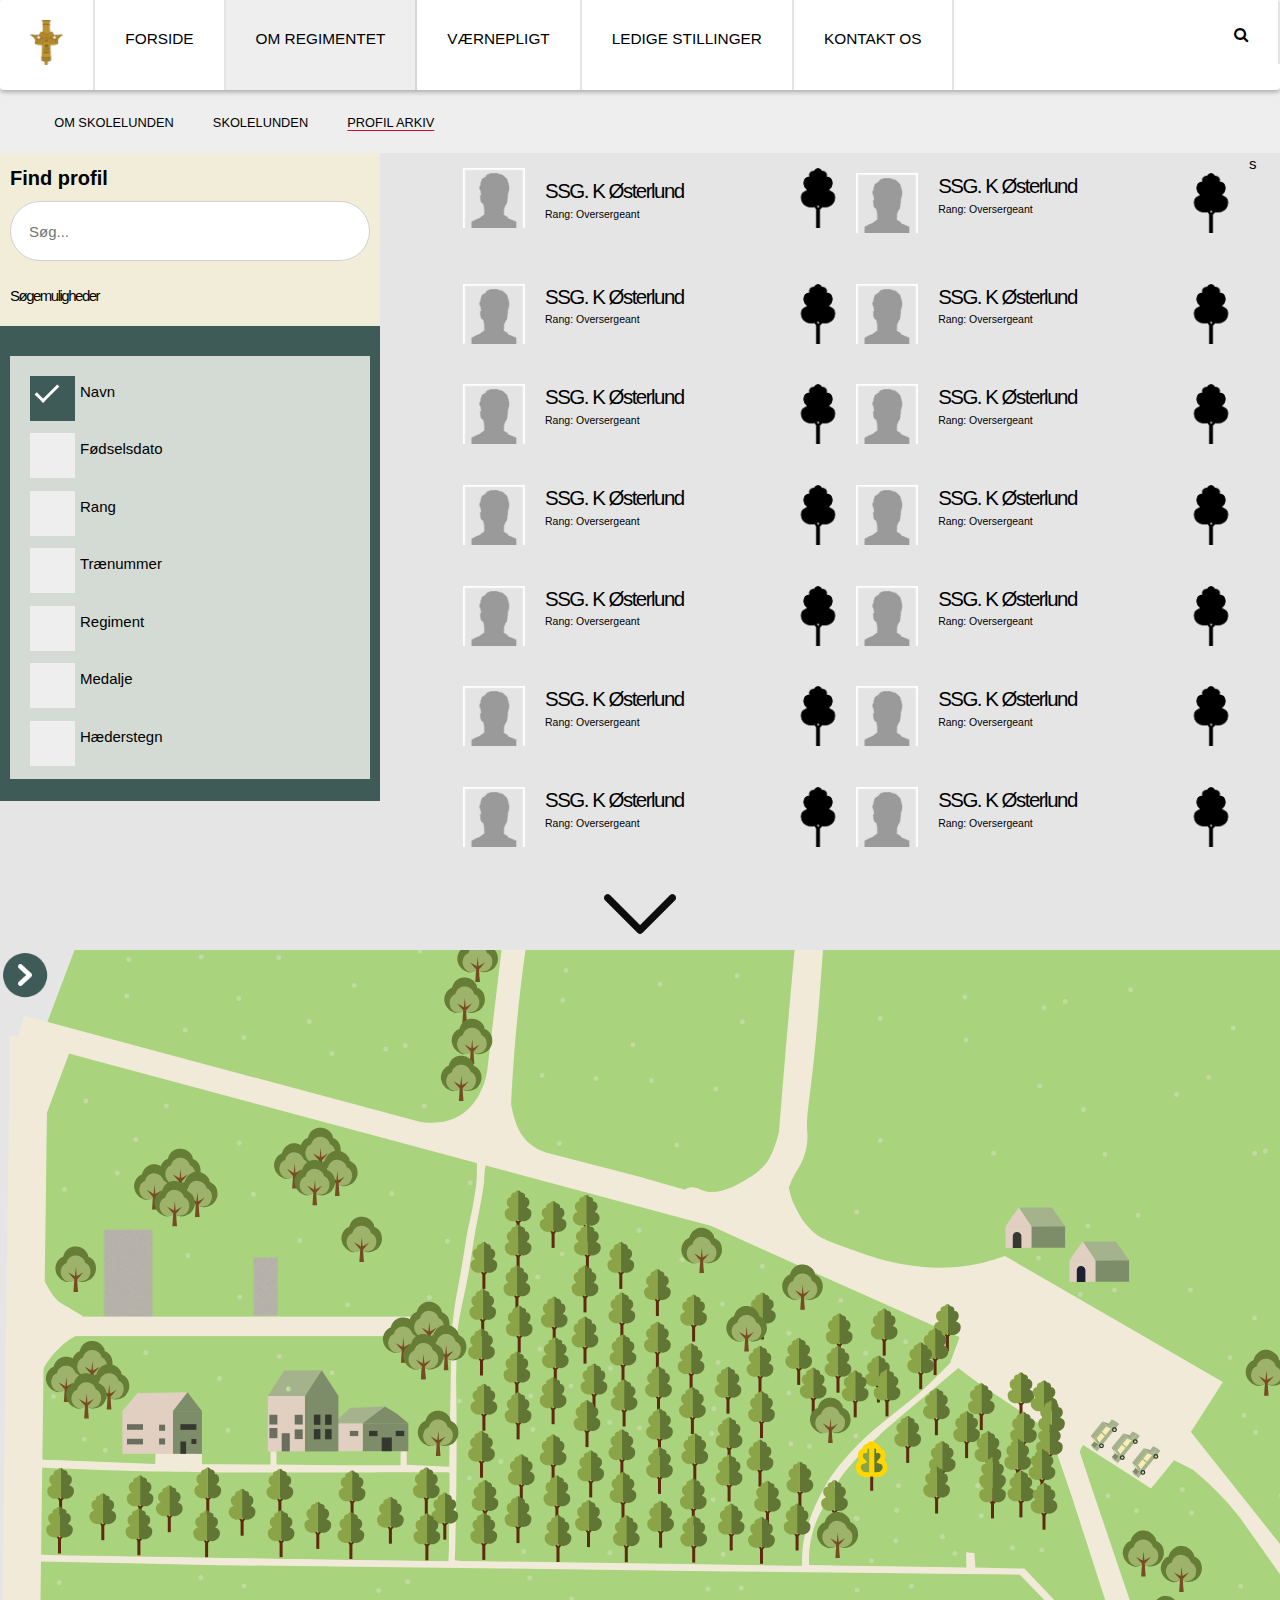
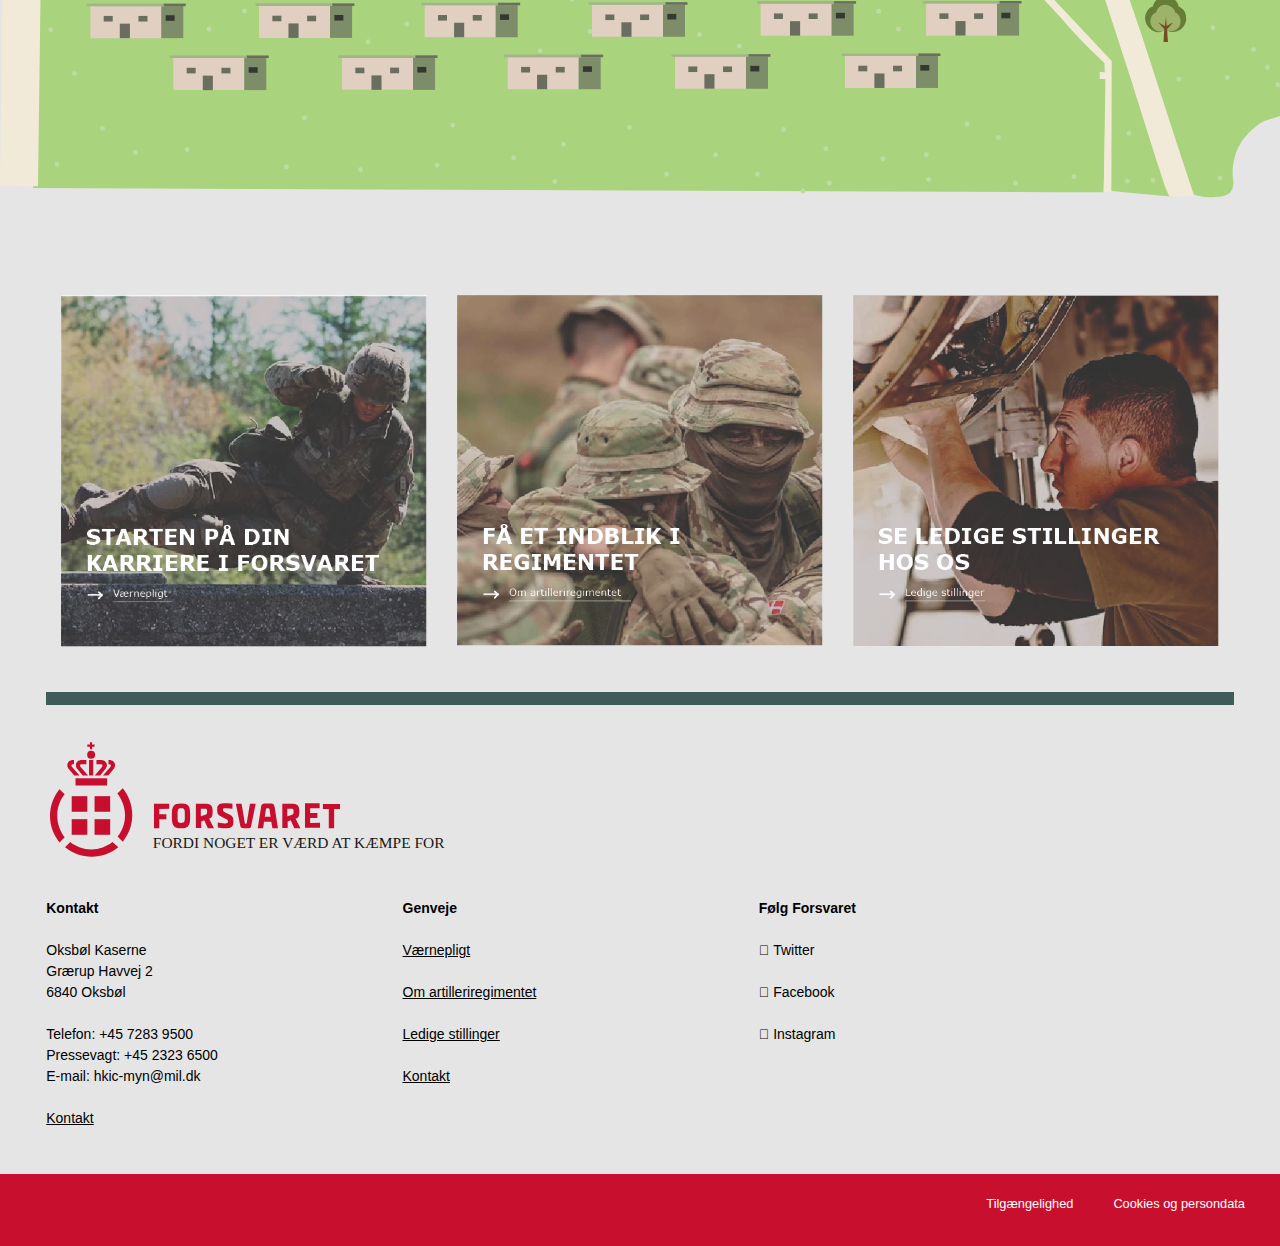
<file: SEO projekt/Bolierplate/arkiv.html>
<!doctype html>
<html lang="da">
<head>
  <meta charset="utf-8">

  <title>Det Danske Artilleriregiment</title>
  <meta name="description" content="Hjemmeside beskrivelse" />
  <meta name="keywords" content="">
  <meta name="author" content="Hjemmeside" />

  <meta name="viewport" content="width=device-width, initial-scale=1.0" />
  <link rel="stylesheet" href="https://use.fontawesome.com/releases/v5.8.2/css/all.css" integrity="sha384-oS3vJWv+0UjzBfQzYUhtDYW+Pj2yciDJxpsK1OYPAYjqT085Qq/1cq5FLXAZQ7Ay" crossorigin="anonymous">
  <link rel="stylesheet" href="css/main.css" />
  <link rel="stylesheet" href="https://www.w3schools.com/w3css/4/w3.css">
  <link rel="stylesheet" href="css/kort.css" />
<link rel="stylesheet" href="https://fonts.googleapis.com/css?family=Lato">
<link rel="stylesheet" href="https://cdnjs.cloudflare.com/ajax/libs/font-awesome/4.7.0/css/font-awesome.min.css">
<link rel="stylesheet" href="https://cdnjs.cloudflare.com/ajax/libs/font-awesome/4.7.0/css/font-awesome.min.css">
<script src="css/burger.js" defer></script>
</head>
<body>
<main>

  <!-- Divs med x / 12 kolonner i bredde -->
  <div class="topnav" id="myTopnav">
  <div class="row">
    <div class="grid-xs-4" style="width: 100%; margin-bottom: 0;"> <div id="menu-nav"style="width: 100%;">
      <div id="navigation-bar" style="width: 100%; max-height: 15vh;   margin: 0;
      ">
         <ul>
            <li style="margin:0px; padding:0px; max-width:200px; display: inline-block;"><a href="#" style="margin:0px;padding-top: 20px;
             "><span><img src="DAR.png"></span></a></li>
             <li class="links"><a href="#"><span>FORSIDE</span></a></li>
             <li class="links" style="background-color: #EEEEEE;"><a href="#"><span>OM REGIMENTET</span></a></li>
             <li class="links"><a href="#værnepligt"></i><span>VÆRNEPLIGT</span></a></li>
             <li class="links"><a href="#ledige stillinger"></i><span>LEDIGE STILLINGER</span></a></li>
             <li class="links"><a href="#kontakt os"></i><span>KONTAKT OS</span></a></li>
             <li id="soeg"style="float:right;"><a href="#" style="width: auto; height: auto;"><i class="fa fa-search"></i><span></span></a>   </li>
            <li id="burg" style="float:right;"><a href="javascript:void(0);" class="icon" id="burger" onclick="myFunction()">
              <i class="fa fa-bars"></i>
            </a></li>
             </li>
           </ul>
           <div id="navi">
              <input type="checkbox" id="menu"/>
              <label for="menu">
                  <span></span>
                  <span></span>
                  <span></span>
              </label>
              <ul>
                  <li><a href="#" class="active">FORSIDE</a></li>
                  <li><a href="#">OM REGIMENT</a></li>
                  <li><a href="#">VÆRNEPLIGT</a></li>
                  <li><a href="#">LEDIGE STILLINGER</a></li>
                  <li><a href="#">KONTAKT OS</a></li>
              </ul>
            </div>
      </div></div></div>
    

    </div></div>
    <div class="grid-xs-4" style="width: 100%; background-color: #EEEEEE; height: 7vh; display: inline-block;"> 
      <div class="grey">
      <ul>
        <li><a href="om.html"><span>OM SKOLELUNDEN</span></a></li>
      <li><a href="index.html"></i><span style="color:#000;">SKOLELUNDEN</span></a></li>
      <li><u style="color: #C8102E;"><a href="arkiv.html"></i><span style="color:#000;">PROFIL ARKIV</span></a></u></li> </ul></div></div>
    <div class="grid-xs-4" style="width: 100%; background-color:#E5E5E5; height: auto; padding-left:0px; ">

      <form role="search" class="search-form" id="search-form" action="#" method="post">
        <section class="search-filters" id="search-filters" style="background-color: #F2EDD9;" >

        <section class="search-terms" style="background-color: #F2EDD9;">

          <div class="sejsidebar">
          <label for="search-term" class="search-term-label screen-reader-text" style="font-size: 20px; font-weight: bold; color: black; font-family: Verdana, Geneva, Tahoma, sans-serif;">Find profil</label>
          <input type="text" style=" border-radius: 50px 50px 50px 50px" placeholder="Søg...">

     
      
          
          <h3 class="search-filters-title" id="search-filters-title" style="font-family: Verdana, Geneva, Tahoma, sans-serif;">Søgemuligheder</h3></div>
        
        </section>
          <div class="size-filters filter-group" style="padding: 10px; padding-top: 30px; background-color:#3F5B58; height: auto;padding-bottom: 22px;">
          <div class="box" style="width:100%; height:100%; margin-left:auto; margin-right: auto; background-color: #D3DBD4; padding-left: 20px; padding-top: 20px; padding-bottom: 1px;">
              <label class="container1">Navn
                  <input type="checkbox" checked="checked">
                  <span class="checkmark"></span>
                </label>
                
                <label class="container1">Fødselsdato
                  <input type="checkbox">
                  <span class="checkmark"></span>
                </label>
                
                <label class="container1">Rang
                  <input type="checkbox">
                  <span class="checkmark"></span>
                </label>
                
                <label class="container1">Trænummer
                  <input type="checkbox">
                  <span class="checkmark"></span>
                </label>
                <label class="container1">Regiment
                    <input type="checkbox">
                    <span class="checkmark"></span>
                  </label>
                  <label class="container1">Medalje
                    <input type="checkbox">
                    <span class="checkmark"></span>
                  </label>
                  <label class="container1">Hæderstegn
                    <input type="checkbox">
                    <span class="checkmark"></span>
                  </label>
            </div>
          
          
          </div>
        </section>
      </form>
    
      
      <section class="search-results">

          <button id="myBtn" class="result"><img src="profil.jpg" style=" width:auto;height:60px; float:left; margin-right: 20px;"><img src="trae.png" style=" width:auto;height:60px; float:right;">
            <h2 style="font-size: 1.6vw;">SSG. K Østerlund</h2> <p style="font-size: 0.7em; line-height:0;">Rang: Oversergeant</p></button>

          <!-- The Modal -->
          <div id="myModal" class="modal">
          
            <!-- Modal content -->
            <div class="modal-content">
              <span class="close">&times;</span>
              
            </div>
          
          </div>
        
              <script>
                  // Get the modal
                  var modal = document.getElementById("myModal");
                  
                  // Get the button that opens the modal
                  var btn = document.getElementById("myBtn");
                  
                  // Get the <span> element that closes the modal
                  var span = document.getElementsByClassName("close")[0];
                  
                  // When the user clicks the button, open the modal 
                  btn.onclick = function() {
                    modal.style.display = "block";
                  }
                  
                  // When the user clicks on <span> (x), close the modal
                  span.onclick = function() {
                    modal.style.display = "none";
                  }
                  
                  // When the user clicks anywhere outside of the modal, close it
                  window.onclick = function(event) {
                    if (event.target == modal) {
                      modal.style.display = "none";
                    }
                  }
                  </script>

<style>
           
    .modal {
      
      display: none; /* Hidden by default */
      position: fixed; /* Stay in place */
      z-index: 1; /* Sit on top */
      padding-top: 100px; /* Location of the box */
      left: 0;
      top: 0;
      width: 100%; /* Full width */
      height: 100%; /* Full height */
      overflow: auto; /* Enable scroll if needed */
      background-color: rgb(0,0,0); /* Fallback color */
      background-color: rgba(0,0,0,0.4); /* Black w/ opacity */
    }
    
    /* Modal Content */
    .modal-content {
      height: 80%;
width: 35%;
background: #D3DBD4;
position: absolute;
left: 40%;
top: 15%;
background-image: url(css/profila.png);
background-position: center;
background-size: contain;
background-repeat: no-repeat;
border: 7px solid #3F5B58;
    }
    
    /* The Close Button */
    .close {
      color: #aaaaaa;
      float: right;
      margin-right:3%;
      font-size: 28px;
      font-weight: bold;
    }
    
    .close:hover,
    .close:focus {
      color: #000;
      text-decoration: none;
      cursor: pointer;
    }
    </style>s
        <div class="result" style="margin-top: 10px;">
        <div> <img src="profil.jpg" style=" width:auto;height:60px; float:left; margin-right: 20px;"> <img src="trae.png" style=" width:auto;height:60px; float:right;">
          <h2 style="font-size: 1.6vw;">SSG. K Østerlund</h2> <p style="font-size: 0.7em; line-height:0;">Rang: Oversergeant</p>
        </div>
        </div> <div class="result" style="margin-top: 10px;">
            <div> <img src="profil.jpg" style=" width:auto;height:60px; float:left; margin-right: 20px;"> <img src="trae.png" style=" width:auto;height:60px; float:right;">
              <h2 style="font-size: 1.6vw;">SSG. K Østerlund</h2> <p style="font-size: 0.7em; line-height:0;">Rang: Oversergeant</p>
            </div>
            </div>
        <div class="result"style="margin-top: 10px;">     <div> <img src="profil.jpg" style=" width:auto;height:60px; float:left; margin-right: 20px;">            <img src="trae.png" style=" width:auto;height:60px; float:right;">
          <h2 style="font-size: 1.6vw;">SSG. K Østerlund</h2> <p style="font-size: 0.7em; line-height:0;">Rang: Oversergeant</p>
        </div></div>
        <div class="result">     <div> <img src="profil.jpg" style=" width:auto;height:60px; float:left; margin-right: 20px;">            <img src="trae.png" style=" width:auto;height:60px; float:right;">
          <h2 style="font-size:1.6vw;">SSG. K Østerlund</h2> <p style="font-size: 0.7em; line-height:0;">Rang: Oversergeant</p>
        </div></div>
        <div class="result">     <div> <img src="profil.jpg" style=" width:auto;height:60px; float:left; margin-right: 20px;">            <img src="trae.png" style=" width:auto;height:60px; float:right;">
          <h2 style="font-size: 1.6vw;">SSG. K Østerlund</h2> <p style="font-size: 0.7em; line-height:0;">Rang: Oversergeant</p>
        </div></div>
        <div class="result">     <div> <img src="profil.jpg" style=" width:auto;height:60px; float:left; margin-right: 20px;">            <img src="trae.png" style=" width:auto;height:60px; float:right;">
          <h2 style="font-size: 1.6vw;">SSG. K Østerlund</h2> <p style="font-size: 0.7em; line-height:0;">Rang: Oversergeant</p>
        </div></div>
        <div class="result" >     <div> <img src="profil.jpg" style=" width:auto;height:60px; float:left; margin-right: 20px;">            <img src="trae.png" style=" width:auto;height:60px; float:right;">
          <h2 style="font-size: 1.6vw;">SSG. K Østerlund</h2> <p style="font-size: 0.7em; line-height:0;">Rang: Oversergeant</p>
        </div></div>
                <div class="result">     <div> <img src="profil.jpg" style=" width:auto;height:60px; float:left; margin-right: 20px;">            <img src="trae.png" style=" width:auto;height:60px; float:right;">
                  <h2 style="font-size: 1.6vw;">SSG. K Østerlund</h2> <p style="font-size: 0.7em; line-height:0;">Rang: Oversergeant</p>
                </div></div>
        <div class="result">     <div> <img src="profil.jpg" style=" width:auto;height:60px; float:left; margin-right: 20px;">            <img src="trae.png" style=" width:auto;height:60px; float:right;">
          <h2 style="font-size: 1.6vw;">SSG. K Østerlund</h2> <p style="font-size: 0.7em; line-height:0;">Rang: Oversergeant</p>
        </div></div>

        <div class="result">     <div> <img src="profil.jpg" style=" width:auto;height:60px; float:left; margin-right: 20px;">            <img src="trae.png" style=" width:auto;height:60px; float:right;">
          <h2 style="font-size: 1.6vw;">SSG. K Østerlund</h2> <p style="font-size: 0.7em; line-height:0;">Rang: Oversergeant</p>
        </div></div>
        <div class="result">     <div> <img src="profil.jpg" style=" width:auto;height:60px; float:left; margin-right: 20px;">            <img src="trae.png" style=" width:auto;height:60px; float:right;">
          <h2 style="font-size: 1.6vw;">SSG. K Østerlund</h2> <p style="font-size: 0.7em; line-height:0;">Rang: Oversergeant</p>
        </div></div>
        <div class="result">     <div> <img src="profil.jpg" style=" width:auto;height:60px; float:left; margin-right: 20px;">            <img src="trae.png" style=" width:auto;height:60px; float:right;">
          <h2 style="font-size: 1.6vw;">SSG. K Østerlund</h2> <p style="font-size: 0.7em; line-height:0;">Rang: Oversergeant</p>
        </div></div>
        <div class="result">     <div> <img src="profil.jpg" style=" width:auto;height:60px; float:left; margin-right: 20px;">            <img src="trae.png" style=" width:auto;height:60px; float:right;">
          <h2 style="font-size: 1.6vw;">SSG. K Østerlund</h2> <p style="font-size: 0.7em; line-height:0;">Rang: Oversergeant</p>
        </div></div>
        

      </section>
    </div>
    
    <div class="grid-xs-4" style="width: 100%; background-color: #E5E5E5; height: 8vh; text-align:center;"><img src="download.png" style="margin-left:auto; margin-right:auto; width:auto; height: 8vh;"></div>
    <div class="grid-xs-4" style="width: 100%; height: 100vh; padding:0px; position:relative;">
      <div style="width:100%; height:100%; background-color:#E5E5E5;">
     
        <div id="sideicon" style="position: absolute;"><img id="arrow" src="arrow-01.png" style="width: 50px; height: auto;"></div>
        <script>
            document.getElementById("sideicon").addEventListener("click", myFunction);
      function myFunction() {
          var x = document.getElementById("sidebarleft");
          if (x.style.display === "none") {
              x.style.display = "block";
          } else {
              x.style.display = "none";
          }
      }
            </script>
        <div id="sidebarleft">
            <div id="sejsidebar">
            <div id="sideicon2" style="width: 100%;"><img id="arrow2" src="arrow-x-01.png" style="width: 50px; height: auto;"></div>        
            <script>
                document.getElementById("sideicon2").addEventListener("click", myFunction);
          function myFunction() {
              var x = document.getElementById("sidebarleft");
              if (x.style.display === "none") {
                  x.style.display = "block";
              } else {
                  x.style.display = "none";
              }
          }
                </script>
                
            <div id="sidebarlefttop"> <h3>Kort over Skolelunden</h3></div>
          <div id="sidebarleftsoeg"><input type="text" style="margin-top: 10px; border-radius: 50px 50px 50px 50px" placeholder="Søg..."></div>
        <p style="margin-left:3%;">Filter</p><img src="filt.png"> <img src="sort.png" style="float: right; margin-right:3%;"><p style="float:right; margin-right:3%;">Sorter</p>
          </div>

          <div class="bob">
              <div class="result1" style=" border: 2px solid gold;">     <div> <img src="profil.jpg" style="padding-left: 5px; width:auto;height:60px; float:left; margin-right: 20px;">            <img src="trae.png" style=" width:auto;height:60px; float:right;">
                <h2 style="font-size:1.6vw;">SSG. K Østerlund</h2> <p style="font-size: 0.7em; line-height:0;">Rang: Oversergeant</p>
              </div></div>
              <div class="result1">     <div> <img src="profil.jpg" style="padding-left: 5px; width:auto;height:60px; float:left; margin-right: 20px;">            <img src="trae.png" style=" width:auto;height:60px; float:right;">
                <h2 style="font-size: 1.6vw;">SSG. K Østerlund</h2> <p style="font-size: 0.7em; line-height:0;">Rang: Oversergeant</p>
              </div></div>
              <div class="result1">     <div> <img src="profil.jpg" style="padding-left: 5px; width:auto;height:60px; float:left; margin-right: 20px;">            <img src="trae.png" style=" width:auto;height:60px; float:right;">
                <h2 style="font-size: 1.6vw;">SSG. K Østerlund</h2> <p style="font-size: 0.7em; line-height:0;">Rang: Oversergeant</p>
              </div></div>
              <div class="result1">     <div> <img src="profil.jpg" style="padding-left: 5px; width:auto;height:60px; float:left; margin-right: 20px;">            <img src="trae.png" style=" width:auto;height:60px; float:right;">
                <h2 style="font-size: 1.6vw;">SSG. K Østerlund</h2> <p style="font-size: 0.7em; line-height:0;">Rang: Oversergeant</p>
              </div></div>
            </div>
              
          </div>
        
        <div id="sideBar">
            <div id="kryds" style="width: 100px; height: 100px;float:right; padding-top: 10px; padding-right: 20px;"> <img src="cancel.png" id="krydset" style="width: 20px; height: 20px; float:right;"></div>
          </div>
          <svg version="1.1" xmlns="http://www.w3.org/2000/svg" xmlns:xlink="http://www.w3.org/1999/xlink">
       <style type="text/css">
         .st0{fill:#9B9A9A;}
         .st1{fill:none;stroke:#000000;stroke-miterlimit:10;}
         .st2{fill:#A9D37C;}
         .st3{fill:#7F7F7F;}
         .st4{fill:#9EA23B;}
         .st5{fill:#4D8E71;}
         .st6{fill:#7D8C69;}
         .st7{fill:#A5B38D;}
         .st8{fill:#E1D0C1;}
         .st9{fill:#35382F;}
         .st10{fill:#1D2233;}
         .st11{fill:#827E77;}
         .st12{fill:#3EA07A;}
         .st13{fill:none;stroke:#FFFFFF;stroke-miterlimit:10;}
         .st14{fill:#D6D6D6;}
         .st15{fill:#6A6E5F;}
         .st16{fill:#F1EAD8;}
         .st17{fill:#3E55A5;}
         .st18{fill:none;stroke:#5E2B0F;stroke-width:3;stroke-miterlimit:10;}
         .st19{fill:none;stroke:#5E2B0F;stroke-width:2;stroke-miterlimit:10;}
         .st20{fill:#617634;}
         .st21{fill:#8AA447;}
         .st22{fill:#667D36;}
         .st23{fill:#9EB36A;}
         .st24{fill:#764C23;}
         .st25{fill:none;}
         .st26{fill:#F7EDB5;}
         .st27{fill:#939E7E;}
         .st28{fill:#212C2F;}
         .st29{fill:#DCDF89;}
         .st30{fill:#DDDDBF;}
         .st31{fill:#CFC42B;}
         .st32{fill:#A8AB3D;}
         .st33{fill:#C0DBA1;}
       </style>
       <g id="billed">
         <path class="st0" d="M288.8,360.4c1.3-16.5,2.7-33,4-49.5c13.3,0.2,26.7,0.3,40,0.5c1.2-13.7,2.3-27.3,3.5-41
           c-4.7-30.8-9.3-61.7-14-92.5c43,9.3,86,18.7,129,28c4.8,2,9.7,4,14.5,6c-5.7,12.5-11.3,25-17,37.5c-4.7,15.7-9.3,31.3-14,47
           c-10.8,0.5-21.7,1-32.5,1.5c-0.2,3.3-0.3,6.7-0.5,10c10,1,20,2,30,3c0,21,0,42,0,63c-47.8,0-95.7,0-143.5,0
           C288.5,369.5,288.6,364.9,288.8,360.4z"/>
         <path class="st1" d="M795.1-3.4"/>
       </g>
       <g id="parkering">
         <g id="grønt">
           <path class="st2" d="M453.7,610c0.5-2.9,1-5.9,1.5-8.8c0-2.4-0.1-6.6-0.1-11.8c-0.5-80.9,1.2-141.7,1.8-162.9
             c0.8-25.1,1.1-37.6,1.7-46.9c4-63.1,14.8-119.8,28.1-169.1c69.8,18.7,139.6,37.3,209.3,56c72,31.6,144,63.1,216,94.7
             c16.2,7.8,32.4,15.6,48.7,23.3c-3.3,9.1-6.7,18.2-10,27.3c-0.4,2.7-0.9,5.3-1.3,8c-35.8,31.6-71.6,63.1-107.3,94.7
             c-7.9,11.9-15.7,23.9-23.6,35.8c-4.5,11.1-8.9,22.2-13.4,33.2c-0.9,10.8-1.8,21.5-2.8,32.2c-35,0-69.9,0-104.9,0
             c-62.5,0-106.3-1.1-120.7-1.3c-30.4-0.6-66.5-1.4-107.3-2.7C464.2,611.2,459,610.6,453.7,610z"/>
           <path class="st2" d="M47.3,516.1c-2.7-2.3-5-3.2-7-2.6c-8.7,2.4-9.7,33-3,92c137.1,1.9,274.2,3.8,411.2,5.8
             c1.1-30.2,2.2-60.5,3.2-90.8c-121.7-1-243.3-2-365-3c-7.2-0.7-14.3-1.3-21.5-2c-4.2-0.3-8.3-0.7-12.5-1
             C50.9,515,49.1,515.5,47.3,516.1z"/>
           <path class="st2" d="M39.9,611.2c18.7-0.2,37.2-0.6,55.5-1.2c308.1,4.8,616.1,9.6,924.2,14.3c28.3,29.6,56.7,59.1,85,88.7
             c0.5,7.8,1,15.6,1.5,23.3c-0.8,35.3-1.7,70.7-2.5,106c-356.8-1.4-713.6-2.9-1070.3-4.3c-0.9-66.7-1.8-133.3-2.7-200
             c0.4-6.2,0.9-12.4,1.3-18.7c0-2.7,0-5.3,0-8C34.6,611.2,37.2,611.2,39.9,611.2z"/>
           <path class="st2" d="M254.1,358.9c-1.3,0.3-3.2,0.8-5.6,1.3c0,0-6.8,1.4-14.7,1.9c-7.4,0.5-30,0.2-60.5-1.9
             c-7.3,1.5-9.9-0.4-10.8-1.5c-0.7-0.8-0.9-1.7-1.6-3.9c-1.1-3.5-2.2-6.3-3.1-8.4c-2.4,0-4.9,0-7.3,0c0-3.4,0.1-6.8,0.1-10.2
             c-0.1-19.3-0.1-38.6-0.2-57.9c-15.6-0.3-31.1-0.6-46.7-0.9c-0.6,22.8-1.3,45.6-1.9,68.5c-10,0.8-20,1.7-30,2.5
             c-5.5-4.3-11-8.7-16.5-13c0.7-34.7,1.3-69.3,2-104c2.1-16.1,4.1-32.2,6.2-48.3c10.1-10.4,20.2-20.8,30.3-31.2
             c5.5-2.3,11-4.7,16.5-7c28.2,5.5,56.4,10.9,84.6,16.4c3.6,0.7,7.3,1.4,10.9,2.1c0.3-3,0.7-6,1-9c27.7,4.9,56.4,10.9,86,18
             c10.7,2.6,21.2,5.3,31.5,8c2.9,14.4,7.2,36.5,10.5,60.5c1.2,8.8,2.5,19.1,1.9,32.5c-0.3,8.1-1.2,14.8-1.9,19.5
             c0.2,3.3,0.4,6.5,0.6,9.8c-0.1,2.4-0.2,4.8-0.3,7.2c-14.9,0-29.8,0-44.7,0c0.1,17.3,0.1,34.7,0.2,52c-4.9,0.1-9.8,0.2-14.6,0.2
             c0.1-17.4,0.3-34.8,0.4-52.2c-7.2-0.8-14.4-1.6-21.7-2.3c0.1,7.8,0.1,15.9-0.1,24.2c-0.2,7.4-0.5,14.5-0.9,21.5
             C253.9,355.2,254,357.1,254.1,358.9z"/>
           <path class="st2" d="M957.8,414.4"/>
           <path class="st2" d="M957.8,414.4c13.7,14.7,33.2,22.6,49,35c10.8,8.4,27,19.9,49.5,32c25.2,76.8,50.3,153.7,75.5,230.5
             c13.7,45,27.4,89.9,41,134.9c-21.8-2.1-43.7-4.3-65.5-6.4c0.3-42.3,0.7-84.7,1-127c-28.7-30.7-57.3-61.3-86-92
             c-72.2-2.2-144.3-4.3-216.5-6.5c0.2-6,0.3-12,0.5-18c2.3-8.3,4.7-16.7,7-25c2.3-6.7,4.7-13.3,7-20c3.7-18.7,9.8-32.3,14.2-40.7
             c29.5-56.2,83.4-68.8,103.8-91.5c1.9-2.1,8.1-9.5,14.5-8.2C955.5,412,957.2,413.8,957.8,414.4z"/>
           <path class="st2" d="M1110.7,593.6c31.8-0.6,61.8,1.8,89.8,6.3c0.8,62.8,0.5,104.4,0,131.3c-0.1,8.4-0.9,30.1-1.1,60
             c-0.1,23.2,0.2,42.2,0.4,54.7c-5.3-1.3-10.7-2.7-16-4c-24.2-76.7-48.4-153.3-72.7-230c-3.6-6-7.1-12-10.7-18
             C1103.8,593.8,1107.2,593.7,1110.7,593.6z"/>
           <path class="st2" d="M1199.8,845.9c8,1.9,14.5,1.5,18.5,0.9c4.9-0.7,9.3-1.5,12.2-4.9c3.4-4.1,2.9-9.6,2.7-11.3
             c-0.8-5.7-1.4-15.9,2.7-27.3c5.7-15.9,17.1-24.6,22.7-28.7c8.3-6.1,7.8-2.8,43.3-16.7c3.3-1.3,9-3.5,16.8-4.2
             c7.4-0.6,13.6,0.5,17.7,1.5c-1.7-21.8-3.4-43.6-5.2-65.3c-37.6-51.3-75.1-102.7-112.7-154c-15.1-11.3-30.2-22.7-45.3-34
             c-6.1,10.7-12.2,21.4-18.3,32.1c-22.8-15.4-45.6-30.8-68.3-46.1c-2.3,4.6-4.7,9.1-7,13.7c36.3,113.8,72.7,227.7,109,341.5
             C1192.3,844,1196,845,1199.8,845.9z"/>
           <path class="st2" d="M1336.3,391.9c-15.3,3.2-31.8,7.4-49.2,12.7c-19,5.8-36.4,12.2-52,18.7c-5.2,2.6-10.9,6.1-16.7,10.7
             c-18.3,14.5-27.1,32.5-31.3,43.3c38.7,51.6,77.3,103.1,116,154.7c3.5,4.6,11.5,14.6,24,16.7c3.9,0.6,7.1,0.3,9.2,0
             C1336.3,563,1336.3,477.5,1336.3,391.9z"/>
           <path class="st3" d="M1377.8,531.9"/>
           <path class="st2" d="M68.5,405.1c8.5,0,17.1,0,25.6,0c-0.5,21.5-1,43-1.5,64.5c-3.8-0.6-7.5-1.3-11.3-1.9c2.7,8,5.5,16,8.2,24
             c3.4,2.5,6.9,5.1,10.3,7.6c18.9,0.6,37.7,1.3,56.6,1.9c-0.3,4.4-0.5,8.9-0.8,13.3c-39.2-1.7-78.5-3.4-117.7-5.1
             c0.6-20.9,1.1-41.8,1.7-62.7c0.5-14.3,0.9-28.7,1.4-43C50.1,404.1,59.3,404.6,68.5,405.1z"/>
           <path class="st2" d="M194.3,487.2c3.4,4.4-3,13.6,3,22.6c0,0,4.2,5.9,13,8.5c23.6,7.2,228.3,2.3,241.5,2
             c14.7-105.4,29.3-210.8,44-316.3c-142.3-33.9-284.7-67.7-427-101.6c-10.3,27.8-20.7,55.6-31,83.5c0.7,57.3,1.3,114.6,2,172
             c21.2,118.9,49.4,148.1,71.9,151.7C141.9,514.5,186.3,477.1,194.3,487.2z"/>
         </g>
         <g id="mark">
           <path class="st2" d="M710.6,255.6c11.8-3.5,26.1-7.9,42-14.9c19.5-8.6,31.7-17.1,39.2-23.1c6.9-4.6,15-11.1,20.1-19.4
             c4.7-7.6,4.9-13.5,4.9-15.1c0.8-13.3,16.7-86.2,40.9-191.7c-259.4-1.5-518.8-3-778.2-4.5c-21,55.7-42,111.4-63.1,167.1
             c-1.9,3.2-4.3,8.5-2.9,15.1c0,0,4.8,21.8,68.8,43.6c60.3,20.5,261.2,46.4,538.9,63.2C661.5,269.2,691,261.5,710.6,255.6z"/>
           <path class="st2" d="M786.1,238.5c-1.5-8.3,3.5-15.5,5-17.6c4.1-5.9,10-9.8,11.6-14.6c0.2-0.5,0.6-2,1.4-4.1
             c0.7-1.9,1.2-3.1,1.8-4.7c0,0,0.4-1.2,0.7-2.3c1.8-6.1-4.1-15-4.1-15c-6.5-9.7,5.3-40.5,9.5-53.8c2.6-8.1,1.7-6.1,9.6-107.5
             c0.8-10.1,1.5-18.2,1.9-22.6c169.9-1.6,339.9-2.4,509.8-2.4c0.4,0,6.1,0,6.5,0c-3.1,145.8-0.9,219.2,3,258
             c4,40-6.1,80.6-1.7,120.5c0.2,2.3,1.3,10.6-3,18.8c-2.6,4.9-6.3,8.2-9.3,10.2c-34.2,11.8-68.3,23.7-102.5,35.5
             c-73.2-41.7-146.3-83.3-219.5-125c-9.8,2.5-19.7,5-29.5,7.5c-23.7,0.5-47.3,1-71,1.5c-31.3-10.5-62.7-21-94-31.5
             c-7.5-14.3-15-28.7-22.5-43C788.5,244.8,786.8,242.1,786.1,238.5z"/>
           <path class="st4" d="M607.5,151.6"/>
           <g>
             <path class="st5" d="M1046,262.7"/>
             
               <rect x="1031.3" y="276.3" transform="matrix(-1 -4.490553e-11 4.490553e-11 -1 2096.3921 574.1506)" class="st6" width="33.7" height="21.6"/>
             <path class="st7" d="M1018.8,257.4c11,0.1,22,0.2,33,0.2c4.4,6.2,8.8,12.4,13.3,18.7c-11.2,0.1-22.5,0.1-33.7,0.2
               C1027.2,270.1,1023,263.7,1018.8,257.4z"/>
             
               <rect x="1007.6" y="274.1" transform="matrix(-4.487895e-11 1 -1 -4.487895e-11 1305.4875 -731.337)" class="st8" width="21.6" height="25.9"/>
             <path class="st8" d="M1018.8,257.4c-2.3,3.1-4.5,6.3-6.8,9.4l-6.5,9.6h12.9c4.3,0,8.6,0,12.9,0c-2.1-3.2-4.2-6.4-6.3-9.6
               C1023,263.7,1020.9,260.5,1018.8,257.4z"/>
             <path class="st9" d="M1012.8,285.7c0.3-2.1,2-3.6,4-3.7c2.2-0.1,4.2,1.5,4.6,3.7c0,4.1,0,8.1,0,12.2h-8.6V285.7z"/>
           </g>
           <g>
             <path class="st5" d="M1110,296.7"/>
             
               <rect x="1095.3" y="310.3" transform="matrix(-1 -4.490553e-11 4.490553e-11 -1 2224.3855 642.1506)" class="st6" width="33.7" height="21.6"/>
             <path class="st7" d="M1082.8,291.4c11,0.1,22,0.2,33,0.2c4.4,6.2,8.8,12.4,13.3,18.7c-11.2,0.1-22.5,0.1-33.7,0.2
               C1091.2,304.1,1087,297.7,1082.8,291.4z"/>
             
               <rect x="1071.6" y="308.1" transform="matrix(-4.487895e-11 1 -1 -4.487895e-11 1403.4843 -761.3336)" class="st8" width="21.6" height="25.9"/>
             <path class="st8" d="M1082.8,291.4c-2.3,3.1-4.5,6.3-6.8,9.4l-6.5,9.6h12.9c4.3,0,8.6,0,12.9,0c-2.1-3.2-4.2-6.4-6.3-9.6
               C1087,297.7,1084.9,294.5,1082.8,291.4z"/>
             <path class="st10" d="M1076.8,319.7c0.3-2.1,2-3.6,4-3.7c2.2-0.1,4.2,1.5,4.6,3.7c0,4.1,0,8.1,0,12.2h-8.6V319.7z"/>
           </g>
         </g>
         <path class="st2" d="M103.7,363.2"/>
         <g>
           
             <image style="overflow:visible;" width="503" height="670" xlink:href="EEC928A9A7F9EAAA.png"  transform="matrix(0.24 0 0 0.24 67.5848 242.8914)">
           </image>
         </g>
         <g>
           
             <image style="overflow:visible;" width="402" height="545" xlink:href="EEC928A9A7F9EAAD.png"  transform="matrix(0.24 0 0 0.24 217.3448 271.2114)">
           </image>
         </g>
         <path class="st11" d="M162.3,362.6"/>
       </g>
       <g id="STI">
         <g id="BYGNING">
           <path class="st12" d="M549.8,980.9"/>
           <path class="st13" d="M243.2,692.7"/>
           <path class="st14" d="M-6.1,710.1"/>
           <g>
             <path class="st13" d="M144.6,420.3"/>
             <rect x="173" y="461.1" class="st6" width="28.9" height="42.7"/>
             <rect x="122.4" y="461.1" class="st8" width="50.6" height="42.7"/>
             <path class="st8" d="M187.5,442.2c-16.6,0.3-33.2,0.6-49.9,0.9c-5.1,6-10.2,12-15.2,18c16.9,0,33.8,0,50.6,0
               C177.8,454.8,182.7,448.5,187.5,442.2z"/>
             <rect x="180.4" y="491.5" class="st9" width="5.7" height="12.3"/>
             <rect x="191.4" y="489" class="st9" width="5" height="5"/>
             <rect x="180.4" y="474.2" class="st9" width="16" height="5.6"/>
             <rect x="159.1" y="474.7" class="st15" width="6" height="6.1"/>
             <rect x="159.1" y="488.4" class="st15" width="6" height="6.1"/>
             <rect x="127" y="474.2" class="st15" width="16" height="5.6"/>
             <rect x="127" y="488.8" class="st15" width="16" height="5.6"/>
             <polygon class="st6" points="187.5,442.2 194.7,451.7 202,461.1 187.5,461.1 173,461.1 180.2,451.7 			"/>
           </g>
         </g>
         <path class="st16" d="M486.2,212.4c-1.9-0.5-3.9-1-5.9-1.5c-1.2-0.3-2.4-0.7-3.6-1c0.5,8.7,0.2,15.9-0.2,21.1
           c-0.5,6.1-1.3,11.1-2.6,18.7c-1.9,11.4-3.8,19.7-4.6,23.3c-4.3,19.1-2.9,18.7-10.2,58.5c-2.3,12.4-4.4,22.9-6.2,38.8
           c-0.6,5-1,9.1-1.2,11.8c-0.5,25.1-1,50.2-1.5,75.2c-0.3,19.8-0.7,39.7-1,59.5c-14.2-0.7-28.3-1.3-42.5-2c0-4.5,0-9,0-13.5
           c-2,0-4,0-6,0c-0.1,4.7-0.2,9.4-0.2,14c-28.4,0.1-57.1,0-86-0.2c-12.7-0.1-25.3-0.3-37.9-0.5c-0.1-4.4-0.1-8.9-0.2-13.3
           c-2,0-3.9,0-5.9-0.1c0,4.4,0,8.8,0,13.2c-22.9,0-45.8-0.1-68.6-0.1c0-3.4,0.1-6.8,0.1-10.3c-15.5,0-31,0-46.5,0
           c-0.1,3.3-0.2,6.6-0.2,9.9c-38.2-1.4-76.5-2.7-114.7-4.1c0,2.6,0,5.2,0,7.8c76.5,3.6,138.1,4.6,181.5,4.8
           c51.6,0.2,207-0.2,212.5-0.2c10.5,0,10.4,0,10.5,0c0.2,0,0.7,0,1.5,0c1.2,0.1,2.3,0.3,3,0.5c-0.2,29.6-0.5,59.2-0.8,88.8
           c-111-1.7-250-3.9-361-5.8c-1.1,0-29.4-0.5-30.5-0.5c-5.8-0.2-11.5-0.5-17.2-0.8c0,2.3,0,4.7,0,7c59.4,1.2,118.8,2.5,178.2,3.8
           c94.5,1.1,189,2.2,283.5,3.2c63.4,0.8,126.8,1.7,190.2,2.5c54.9,0.6,109.8,1.2,164.8,1.8c54.3,0.6,108.6,1.2,162.9,1.8
           c19.7,19.3,33.5,34.5,42.7,45c5,5.7,16.6,19.2,33.9,35.8c3.5,3.4,6.5,6.1,8.4,7.9c0,3.1,0,6.2,0,9.3c-1.7-0.3-3.3-0.6-5-0.8
           c0,2.4,0,4.9,0,7.3c1.9,0.1,3.8,0.1,5.7,0.2c-0.3,23.2-0.7,46.4-1,69.7c-0.2,14.6-0.4,29.1-0.7,43.7c2.6-0.3,5.1-0.7,7.7-1
           c0.1-43.6,0.2-87.1,0.3-130.7c-29.1-30.8-58.2-61.6-87.3-92.3c-16.3-0.3-32.7-0.7-49-1c-0.3-4.9-0.7-9.8-1-14.7
           c-2.8-0.2-5.6-0.4-8.3-0.7c0.1,5.1,0.2,10.2,0.3,15.3c-52.4-0.8-104.9-1.6-157.3-2.3c-0.7-16.7,2.3-29.4,4.9-37.4
           c2.5-7.5,5.3-13.1,9.6-21.3c2.2-4.3,8.7-16.8,17.3-29.1c3.1-4.5,12.5-17.6,39-42.5c7.3-6.8,13.6-12.5,71.9-61.4
           c1.1-0.9,6.7-5.6,7.8-6.5c-2.9-1.6-5.9-3.2-8.8-4.8c-3.5,3.7-9.2,9.6-16.5,16.7c-29,28-41.5,33.2-71.6,61.1
           c0,0-21.3,19.8-35.3,42.1l0,0c-8.1,14-13.4,26.2-16.8,35.1c-2.1,5.5-3.9,10.3-5.5,16.8c-3.2,13.2-3.3,24.5-2.8,32.2
           c-27.7-0.6-55.3-1.2-83-1.8c-88.2-1.2-176.3-2.3-264.5-3.5c1-35.2,1.7-71.2,1.8-108c0.1-25.4-0.1-50.4-0.5-75.1
           c0.2-7,0.3-14,0.5-21c0-4.2,0-10.4,0.5-18c1.3-20.9,4.7-31,9.7-56.7c5.1-26.3,4-23.6,8.3-49.5c1.1-6.7,4-19.5,7-37.6
           c0.9-5.3,1.6-9.6,2-12.5c0.1-2.6,0.2-5.1,0.3-7.7c0.1-3.2,0.7-5.8,1-7.3C485.5,215.4,485.8,213.7,486.2,212.4z"/>
         <path class="st16" d="M699.3,270.4c81,37.1,162.3,73.6,243.8,109.5c5.5,2.4,11.2,4.9,16.7,7.3c-3.1,8.2-6.2,16.4-9.3,24.7
           c8.4,6.4,16.9,12.9,25.3,19.3c24.4,16.4,48.9,32.9,73.3,49.3c7.8,22.7,15.6,45.3,23.3,68c19.3,59.8,38.7,119.6,58,179.3
           c24.4,77.5,36.8,116.2,37.3,116c0.1,0-0.5-2.7-2-8c1.2,3.7,2.3,7.3,3.5,11c7.3-0.2,14.7-0.3,22-0.5c1-0.2,2-0.3,3-0.5
           c-4.1-12.2-8.2-24.3-12.2-36.5c-13.2-40.8-26.5-81.7-39.8-122.5c-20.9-61.8-41.9-123.6-62.8-185.3c1.1-2.2,2.2-4.4,3.3-6.7
           c22.8,14.6,45.6,29.1,68.3,43.7c7.7-9.4,15.3-18.9,23-28.3c6.4,3.2,12.9,6.4,19.3,9.7c9.6,7.9,19.9,17.4,30.3,28.7
           c6.6,7.2,12.5,14.2,17.7,21c23.8,33.7,47.6,67.3,71.3,101c6.1,6.4,12.2,12.9,18.3,19.3c0.4-13.8,0.9-27.6,1.3-41.3
           c-11.8-11.1-23.6-22.2-35.3-33.3c-35.3-44.4-70.7-88.9-106-133.3c10.7-16.7,21.3-33.3,32-50c-72.7-42-145.3-84-218-126
           c-13.1,4.9-30.5,9.8-51.3,11.3c-19.3,1.4-34.1-0.6-44-2c-4.9-0.7-9.3-1.5-13.6-2.4c-11.4-2.4-21.8-5.3-37.7-11
           c-24.1-8.5-36.2-12.8-41.9-17.4c-12.8-10.3-19.4-23-22.3-29.6c-3.7-8.6-5.3-16.4-5.9-21.9c-6.4,1.3-13,2.9-19.9,4.9
           c-19.3,5.6-36,12.7-50,20C712.1,262.1,705.7,266.3,699.3,270.4z"/>
         <path class="st17" d="M485.3,220.3"/>
         <path class="st16" d="M-105.2,791.9"/>
         
           <rect x="5" y="86.1" transform="matrix(0.9999 1.332492e-02 -1.332492e-02 0.9999 6.1458 -0.2788)" class="st16" width="38" height="750"/>
         <rect x="42.5" y="366.6" class="st16" width="384.8" height="19.5"/>
         <path class="st16" d="M39,429.4c1.3-3.7,3.2-8.5,6.2-13.8c2-3.5,7-11.4,15.8-19.2c3.8-3.4,9.6-8.5,18.6-12.1c1-0.4,1.8-0.7,2.4-0.9
           c0.2-5.8,0.3-11.7,0.5-17.5c-4.3-2.7-5.1-3.2-5.2-3.2c0,0,0,0,0,0c-4.6-2.8-6.9-4.2-16.5-9.8c-10.8-6.2-19.3-31.7-23-31.2
           C34.3,322.1,33,345.6,39,429.4z"/>
         
           <rect x="8" y="161.2" transform="matrix(0.9658 0.2593 -0.2593 0.9658 57.9868 -92.1723)" class="st16" width="740.8" height="25"/>
         <path class="st16" d="M43.1,172.9c9.1-24.3,18.2-48.7,27.3-73c-9.3-2.1-18.7-4.2-28-6.3C42.7,120,42.9,146.5,43.1,172.9z"/>
         <path class="st16" d="M799.5-3.6c7.9,0.3,15.8,0.6,23.7,0.9c-1.1,14.3-2.1,28.6-3.2,42.9c-7.5,101.6-14.3,121.3-12.8,140.8
           c0.2,2.5,1,10.8-1.8,21c-1.9,7-4.8,12.6-7.2,16.5c-4.4,7-6.6,12.1-7.5,14.6c-0.4,1-0.6,1.7-0.7,1.9c-2.6,6.9-39.5,15.5-39.5,15.5
           c-15.7,3.6-12.4,4-19.4,5c-22.9,3.5-48.8-1.8-49.9-9.5c-0.5-3.2,3.5-6.7,6.8-8c5.3-2.1,10.6,0.9,14,2.2
           c15.6,6.1,33.9-4.7,43.5-10.2c6.1-3.5,17-9.8,23.8-21.5c5.8-10,9.5-25.8,9.7-26.5c0-0.1,0-0.2,0-0.2c2.1-26.4,4.3-52.8,6.5-79.2
           c3-34.8,6-69.5,9.2-104.2c-0.1-1.1-0.2-2.2-0.2-3.3C796.2-4.6,797.8-4.1,799.5-3.6z"/>
         <path class="st16" d="M525.8-2c-4.6,32.1-8.4,65.8-11.2,101.1c-1.5,18.7-2.7,37-3.5,54.9l0,0c0,0,2.9,19.1,10.8,31
           c3.9,5.9,10.8,12.8,24,17.6c31.6,8.1,63.1,16.3,94.7,24.4c16.6,4.8,33.3,9.5,49.9,14.3c-4,4.4-8.1,8.7-12.1,13.1
           c-79.8-11.6-163.5-32.3-248.8-65.8c-7.6-3-15.1-6-22.5-9.1c0.9-3,1.8-6.1,2.8-9.1c2.2,0.5,5.4,1.1,9.2,1.5c9.7,1,24.6,2.6,39-5.3
           c17.3-9.5,23.7-27.1,25.8-32.8c2.1-5.7,3-10.8,3.5-14.5c4.8-40.9,9.7-81.9,14.5-122.8C509.8-3.1,517.8-2.6,525.8-2z"/>
         <path class="st16" d="M413.1-111.4"/>
       </g>
       <g id="træ">
         <g>
           <line class="st18" x1="60.6" y1="564.8" x2="60.6" y2="550"/>
           <line class="st19" x1="60" y1="551" x2="63.3" y2="547.7"/>
           <line class="st19" x1="60.3" y1="550.4" x2="58.4" y2="547.8"/>
           <path class="st20" d="M60.6,547C60.6,547,60.6,547,60.6,547c0,1,2.9,1.7,4.2,1.8c2.4,0.2,6.2-0.6,8.1-3.8c1.4-2.4,1.4-5.8,0-7.4
             c-0.3-0.4-1.2-1.2-2.5-1.8c-0.5-0.2-0.9-0.4-1.2-0.5c0.6-0.8,1.3-1.6,1.9-2.3c0.4-0.7,0.8-1.8,0.8-3.2c0-0.6,0-3.1-1.9-4.4
             c-0.3-0.2-1.1-0.5-2-0.7c-0.2,0-0.4-0.1-0.5-0.1c0-0.5,0-1,0.1-1.5c-0.1-0.4-0.3-1.1-0.9-1.8c-1.2-1.3-2.8-1.2-3.1-1.2
             c-0.1-0.3-0.5-1.1-1.4-1.6c-0.1-0.1-0.6-0.2-1-0.4c-0.3-0.1-0.5-0.2-0.6-0.2c0,9,0,17.9,0,26.9C60.6,545.6,60.6,546.4,60.6,547z"
             />
           <path class="st21" d="M60.6,547C60.6,547,60.6,547,60.6,547c0,1-2.9,1.7-4.2,1.8c-2.4,0.2-6.2-0.6-8.1-3.8c-1.4-2.4-1.4-5.8,0-7.4
             c0.3-0.4,1.2-1.2,2.5-1.8c0.5-0.2,0.9-0.4,1.2-0.5c-0.6-0.8-1.3-1.6-1.9-2.3c-0.4-0.7-0.8-1.8-0.8-3.2c0-0.6,0-3.1,1.9-4.4
             c0.3-0.2,1.1-0.5,2-0.7c0.2,0,0.4-0.1,0.5-0.1c0-0.5,0-1-0.1-1.5c0.1-0.4,0.3-1.1,0.9-1.8c1.2-1.3,2.8-1.2,3.1-1.2
             c0.1-0.3,0.5-1.1,1.4-1.6c0.1-0.1,0.6-0.2,1-0.4c0.3-0.1,0.5-0.2,0.6-0.2c0,9,0,17.9,0,26.9C60.5,545.6,60.6,546.4,60.6,547z"/>
         </g>
         <g>
           <line class="st18" x1="102.8" y1="590.2" x2="102.8" y2="575.4"/>
           <line class="st19" x1="102.2" y1="576.4" x2="105.5" y2="573.1"/>
           <line class="st19" x1="102.5" y1="575.7" x2="100.7" y2="573.1"/>
           <path class="st20" d="M102.8,572.3C102.8,572.4,102.8,572.4,102.8,572.3c0,1,2.9,1.7,4.2,1.8c2.4,0.2,6.2-0.6,8.1-3.8
             c1.4-2.4,1.4-5.8,0-7.4c-0.3-0.4-1.2-1.2-2.5-1.8c-0.5-0.2-0.9-0.4-1.2-0.5c0.6-0.8,1.3-1.6,1.9-2.3c0.4-0.7,0.8-1.8,0.8-3.2
             c0-0.6,0-3.1-1.9-4.4c-0.3-0.2-1.1-0.5-2-0.7c-0.2,0-0.4-0.1-0.5-0.1c0-0.5,0-1,0.1-1.5c-0.1-0.4-0.3-1.1-0.9-1.8
             c-1.2-1.3-2.8-1.2-3.1-1.2c-0.1-0.3-0.5-1.1-1.4-1.6c-0.1-0.1-0.6-0.2-1-0.4c-0.3-0.1-0.5-0.2-0.6-0.2c0,9,0,17.9,0,26.9
             C102.8,571,102.8,571.8,102.8,572.3z"/>
           <path class="st21" d="M102.8,572.3C102.8,572.4,102.8,572.4,102.8,572.3c0,1-2.9,1.7-4.2,1.8c-2.4,0.2-6.2-0.6-8.1-3.8
             c-1.4-2.4-1.4-5.8,0-7.4c0.3-0.4,1.2-1.2,2.5-1.8c0.5-0.2,0.9-0.4,1.2-0.5c-0.6-0.8-1.3-1.6-1.9-2.3c-0.4-0.7-0.8-1.8-0.8-3.2
             c0-0.6,0-3.1,1.9-4.4c0.3-0.2,1.1-0.5,2-0.7c0.2,0,0.4-0.1,0.5-0.1c0-0.5,0-1-0.1-1.5c0.1-0.4,0.3-1.1,0.9-1.8
             c1.2-1.3,2.8-1.2,3.1-1.2c0.1-0.3,0.5-1.1,1.4-1.6c0.1-0.1,0.6-0.2,1-0.4c0.3-0.1,0.5-0.2,0.6-0.2c0,9,0,17.9,0,26.9
             C102.8,571,102.8,571.8,102.8,572.3z"/>
         </g>
         <g>
           <line class="st18" x1="59.5" y1="603.5" x2="59.5" y2="588.7"/>
           <line class="st19" x1="58.9" y1="589.7" x2="62.2" y2="586.4"/>
           <line class="st19" x1="59.2" y1="589" x2="57.3" y2="586.4"/>
           <path class="st20" d="M59.5,585.6C59.5,585.7,59.5,585.7,59.5,585.6c0,1,2.9,1.7,4.2,1.8c2.4,0.2,6.2-0.6,8.1-3.8
             c1.4-2.4,1.4-5.8,0-7.4c-0.3-0.4-1.2-1.2-2.5-1.8c-0.5-0.2-0.9-0.4-1.2-0.5c0.6-0.8,1.3-1.6,1.9-2.3c0.4-0.7,0.8-1.8,0.8-3.2
             c0-0.6,0-3.1-1.9-4.4c-0.3-0.2-1.1-0.5-2-0.7c-0.2,0-0.4-0.1-0.5-0.1c0-0.5,0-1,0.1-1.5c-0.1-0.4-0.3-1.1-0.9-1.8
             c-1.2-1.3-2.8-1.2-3.1-1.2c-0.1-0.3-0.5-1.1-1.4-1.6c-0.1-0.1-0.6-0.2-1-0.4c-0.3-0.1-0.5-0.2-0.6-0.2c0,9,0,17.9,0,26.9
             C59.5,584.3,59.5,585.1,59.5,585.6z"/>
           <path class="st21" d="M59.5,585.6C59.5,585.7,59.5,585.7,59.5,585.6c0,1-2.9,1.7-4.2,1.8c-2.4,0.2-6.2-0.6-8.1-3.8
             c-1.4-2.4-1.4-5.8,0-7.4c0.3-0.4,1.2-1.2,2.5-1.8c0.5-0.2,0.9-0.4,1.2-0.5c-0.6-0.8-1.3-1.6-1.9-2.3c-0.4-0.7-0.8-1.8-0.8-3.2
             c0-0.6,0-3.1,1.9-4.4c0.3-0.2,1.1-0.5,2-0.7c0.2,0,0.4-0.1,0.5-0.1c0-0.5,0-1-0.1-1.5c0.1-0.4,0.3-1.1,0.9-1.8
             c1.2-1.3,2.8-1.2,3.1-1.2c0.1-0.3,0.5-1.1,1.4-1.6c0.1-0.1,0.6-0.2,1-0.4c0.3-0.1,0.5-0.2,0.6-0.2c0,9,0,17.9,0,26.9
             C59.4,584.3,59.4,585.1,59.5,585.6z"/>
         </g>
         <g>
           <line class="st18" x1="140.1" y1="572.3" x2="140.1" y2="557.5"/>
           <line class="st19" x1="139.6" y1="558.5" x2="142.9" y2="555.2"/>
           <line class="st19" x1="139.8" y1="557.8" x2="138" y2="555.2"/>
           <path class="st20" d="M140.1,554.4C140.1,554.4,140.1,554.4,140.1,554.4c0,1,2.9,1.7,4.2,1.8c2.4,0.2,6.2-0.6,8.1-3.8
             c1.4-2.4,1.4-5.8,0-7.4c-0.3-0.4-1.2-1.2-2.5-1.8c-0.5-0.2-0.9-0.4-1.2-0.5c0.6-0.8,1.3-1.6,1.9-2.3c0.4-0.7,0.8-1.8,0.8-3.2
             c0-0.6,0-3.1-1.9-4.4c-0.3-0.2-1.1-0.5-2-0.7c-0.2,0-0.4-0.1-0.5-0.1c0-0.5,0-1,0.1-1.5c-0.1-0.4-0.3-1.1-0.9-1.8
             c-1.2-1.3-2.8-1.2-3.1-1.2c-0.1-0.3-0.5-1.1-1.4-1.6c-0.1-0.1-0.6-0.2-1-0.4c-0.3-0.1-0.5-0.2-0.6-0.2c0,9,0,17.9,0,26.9
             C140.1,553.1,140.1,553.8,140.1,554.4z"/>
           <path class="st21" d="M140.1,554.4C140.1,554.4,140.1,554.4,140.1,554.4c0,1-2.9,1.7-4.2,1.8c-2.4,0.2-6.2-0.6-8.1-3.8
             c-1.4-2.4-1.4-5.8,0-7.4c0.3-0.4,1.2-1.2,2.5-1.8c0.5-0.2,0.9-0.4,1.2-0.5c-0.6-0.8-1.3-1.6-1.9-2.3c-0.4-0.7-0.8-1.8-0.8-3.2
             c0-0.6,0-3.1,1.9-4.4c0.3-0.2,1.1-0.5,2-0.7c0.2,0,0.4-0.1,0.5-0.1c0-0.5,0-1-0.1-1.5c0.1-0.4,0.3-1.1,0.9-1.8
             c1.2-1.3,2.8-1.2,3.1-1.2c0.1-0.3,0.5-1.1,1.4-1.6c0.1-0.1,0.6-0.2,1-0.4c0.3-0.1,0.5-0.2,0.6-0.2c0,9,0,17.9,0,26.9
             C140.1,553.1,140.1,553.8,140.1,554.4z"/>
         </g>
         <g>
           <line class="st18" x1="138.9" y1="605.3" x2="138.9" y2="590.5"/>
           <line class="st19" x1="138.4" y1="591.5" x2="141.7" y2="588.2"/>
           <line class="st19" x1="138.6" y1="590.8" x2="136.8" y2="588.2"/>
           <path class="st20" d="M138.9,587.4C138.9,587.5,138.9,587.5,138.9,587.4c0,1,2.9,1.7,4.2,1.8c2.4,0.2,6.2-0.6,8.1-3.8
             c1.4-2.4,1.4-5.8,0-7.4c-0.3-0.4-1.2-1.2-2.5-1.8c-0.5-0.2-0.9-0.4-1.2-0.5c0.6-0.8,1.3-1.6,1.9-2.3c0.4-0.7,0.8-1.8,0.8-3.2
             c0-0.6,0-3.1-1.9-4.4c-0.3-0.2-1.1-0.5-2-0.7c-0.2,0-0.4-0.1-0.5-0.1c0-0.5,0-1,0.1-1.5c-0.1-0.4-0.3-1.1-0.9-1.8
             c-1.2-1.3-2.8-1.2-3.1-1.2c-0.1-0.3-0.5-1.1-1.4-1.6c-0.1-0.1-0.6-0.2-1-0.4c-0.3-0.1-0.5-0.2-0.6-0.2c0,9,0,17.9,0,26.9
             C138.9,586.1,138.9,586.9,138.9,587.4z"/>
           <path class="st21" d="M138.9,587.4C138.9,587.5,138.9,587.5,138.9,587.4c0,1-2.9,1.7-4.2,1.8c-2.4,0.2-6.2-0.6-8.1-3.8
             c-1.4-2.4-1.4-5.8,0-7.4c0.3-0.4,1.2-1.2,2.5-1.8c0.5-0.2,0.9-0.4,1.2-0.5c-0.6-0.8-1.3-1.6-1.9-2.3c-0.4-0.7-0.8-1.8-0.8-3.2
             c0-0.6,0-3.1,1.9-4.4c0.3-0.2,1.1-0.5,2-0.7c0.2,0,0.4-0.1,0.5-0.1c0-0.5,0-1-0.1-1.5c0.1-0.4,0.3-1.1,0.9-1.8
             c1.2-1.3,2.8-1.2,3.1-1.2c0.1-0.3,0.5-1.1,1.4-1.6c0.1-0.1,0.6-0.2,1-0.4c0.3-0.1,0.5-0.2,0.6-0.2c0,9,0,17.9,0,26.9
             C138.9,586.1,138.9,586.9,138.9,587.4z"/>
         </g>
         <g>
           <line class="st18" x1="169.3" y1="582.2" x2="169.3" y2="567.4"/>
           <line class="st19" x1="168.8" y1="568.4" x2="172.1" y2="565.1"/>
           <line class="st19" x1="169" y1="567.7" x2="167.2" y2="565.1"/>
           <path class="st20" d="M169.3,564.3C169.3,564.3,169.3,564.3,169.3,564.3c0,1,2.9,1.7,4.2,1.8c2.4,0.2,6.2-0.6,8.1-3.8
             c1.4-2.4,1.4-5.8,0-7.4c-0.3-0.4-1.2-1.2-2.5-1.8c-0.5-0.2-0.9-0.4-1.2-0.5c0.6-0.8,1.3-1.6,1.9-2.3c0.4-0.7,0.8-1.8,0.8-3.2
             c0-0.6,0-3.1-1.9-4.4c-0.3-0.2-1.1-0.5-2-0.7c-0.2,0-0.4-0.1-0.5-0.1c0-0.5,0-1,0.1-1.5c-0.1-0.4-0.3-1.1-0.9-1.8
             c-1.2-1.3-2.8-1.2-3.1-1.2c-0.1-0.3-0.5-1.1-1.4-1.6c-0.1-0.1-0.6-0.2-1-0.4c-0.3-0.1-0.5-0.2-0.6-0.2c0,9,0,17.9,0,26.9
             C169.3,563,169.3,563.7,169.3,564.3z"/>
           <path class="st21" d="M169.3,564.3C169.3,564.3,169.3,564.3,169.3,564.3c0,1-2.9,1.7-4.2,1.8c-2.4,0.2-6.2-0.6-8.1-3.8
             c-1.4-2.4-1.4-5.8,0-7.4c0.3-0.4,1.2-1.2,2.5-1.8c0.5-0.2,0.9-0.4,1.2-0.5c-0.6-0.8-1.3-1.6-1.9-2.3c-0.4-0.7-0.8-1.8-0.8-3.2
             c0-0.6,0-3.1,1.9-4.4c0.3-0.2,1.1-0.5,2-0.7c0.2,0,0.4-0.1,0.5-0.1c0-0.5,0-1-0.1-1.5c0.1-0.4,0.3-1.1,0.9-1.8
             c1.2-1.3,2.8-1.2,3.1-1.2c0.1-0.3,0.5-1.1,1.4-1.6c0.1-0.1,0.6-0.2,1-0.4c0.3-0.1,0.5-0.2,0.6-0.2c0,9,0,17.9,0,26.9
             C169.3,563,169.3,563.7,169.3,564.3z"/>
         </g>
         <g>
           <line class="st18" x1="207.8" y1="564.3" x2="207.8" y2="549.5"/>
           <line class="st19" x1="207.3" y1="550.4" x2="210.6" y2="547.1"/>
           <line class="st19" x1="207.5" y1="549.8" x2="205.7" y2="547.2"/>
           <path class="st20" d="M207.8,546.4C207.8,546.4,207.8,546.4,207.8,546.4c0,1,2.9,1.7,4.2,1.8c2.4,0.2,6.2-0.6,8.1-3.8
             c1.4-2.4,1.4-5.8,0-7.4c-0.3-0.4-1.2-1.2-2.5-1.8c-0.5-0.2-0.9-0.4-1.2-0.5c0.6-0.8,1.3-1.6,1.9-2.3c0.4-0.7,0.8-1.8,0.8-3.2
             c0-0.6,0-3.1-1.9-4.4c-0.3-0.2-1.1-0.5-2-0.7c-0.2,0-0.4-0.1-0.5-0.1c0-0.5,0-1,0.1-1.5c-0.1-0.4-0.3-1.1-0.9-1.8
             c-1.2-1.3-2.8-1.2-3.1-1.2c-0.1-0.3-0.5-1.1-1.4-1.6c-0.1-0.1-0.6-0.2-1-0.4c-0.3-0.1-0.5-0.2-0.6-0.2c0,9,0,17.9,0,26.9
             C207.8,545.1,207.8,545.8,207.8,546.4z"/>
           <path class="st21" d="M207.8,546.4C207.8,546.4,207.8,546.4,207.8,546.4c0,1-2.9,1.7-4.2,1.8c-2.4,0.2-6.2-0.6-8.1-3.8
             c-1.4-2.4-1.4-5.8,0-7.4c0.3-0.4,1.2-1.2,2.5-1.8c0.5-0.2,0.9-0.4,1.2-0.5c-0.6-0.8-1.3-1.6-1.9-2.3c-0.4-0.7-0.8-1.8-0.8-3.2
             c0-0.6,0-3.1,1.9-4.4c0.3-0.2,1.1-0.5,2-0.7c0.2,0,0.4-0.1,0.5-0.1c0-0.5,0-1-0.1-1.5c0.1-0.4,0.3-1.1,0.9-1.8
             c1.2-1.3,2.8-1.2,3.1-1.2c0.1-0.3,0.5-1.1,1.4-1.6c0.1-0.1,0.6-0.2,1-0.4c0.3-0.1,0.5-0.2,0.6-0.2c0,9,0,17.9,0,26.9
             C207.8,545.1,207.8,545.8,207.8,546.4z"/>
         </g>
         <g>
           <line class="st18" x1="206.6" y1="607.2" x2="206.6" y2="592.4"/>
           <line class="st19" x1="206.1" y1="593.4" x2="209.4" y2="590"/>
           <line class="st19" x1="206.3" y1="592.7" x2="204.5" y2="590.1"/>
           <path class="st20" d="M206.6,589.3C206.6,589.3,206.6,589.3,206.6,589.3c0,1,2.9,1.7,4.2,1.8c2.4,0.2,6.2-0.6,8.1-3.8
             c1.4-2.4,1.4-5.8,0-7.4c-0.3-0.4-1.2-1.2-2.5-1.8c-0.5-0.2-0.9-0.4-1.2-0.5c0.6-0.8,1.3-1.6,1.9-2.3c0.4-0.7,0.8-1.8,0.8-3.2
             c0-0.6,0-3.1-1.9-4.4c-0.3-0.2-1.1-0.5-2-0.7c-0.2,0-0.4-0.1-0.5-0.1c0-0.5,0-1,0.1-1.5c-0.1-0.4-0.3-1.1-0.9-1.8
             c-1.2-1.3-2.8-1.2-3.1-1.2c-0.1-0.3-0.5-1.1-1.4-1.6c-0.1-0.1-0.6-0.2-1-0.4c-0.3-0.1-0.5-0.2-0.6-0.2c0,9,0,17.9,0,26.9
             C206.6,588,206.6,588.7,206.6,589.3z"/>
           <path class="st21" d="M206.6,589.3C206.6,589.3,206.6,589.3,206.6,589.3c0,1-2.9,1.7-4.2,1.8c-2.4,0.2-6.2-0.6-8.1-3.8
             c-1.4-2.4-1.4-5.8,0-7.4c0.3-0.4,1.2-1.2,2.5-1.8c0.5-0.2,0.9-0.4,1.2-0.5c-0.6-0.8-1.3-1.6-1.9-2.3c-0.4-0.7-0.8-1.8-0.8-3.2
             c0-0.6,0-3.1,1.9-4.4c0.3-0.2,1.1-0.5,2-0.7c0.2,0,0.4-0.1,0.5-0.1c0-0.5,0-1-0.1-1.5c0.1-0.4,0.3-1.1,0.9-1.8
             c1.2-1.3,2.8-1.2,3.1-1.2c0.1-0.3,0.5-1.1,1.4-1.6c0.1-0.1,0.6-0.2,1-0.4c0.3-0.1,0.5-0.2,0.6-0.2c0,9,0,17.9,0,26.9
             C206.6,588,206.6,588.7,206.6,589.3z"/>
         </g>
         <g>
           <line class="st18" x1="242.1" y1="585.7" x2="242.1" y2="570.9"/>
           <line class="st19" x1="241.6" y1="571.8" x2="244.9" y2="568.5"/>
           <line class="st19" x1="241.8" y1="571.2" x2="240" y2="568.6"/>
           <path class="st20" d="M242.1,567.8C242.1,567.8,242.1,567.8,242.1,567.8c0,1,2.9,1.7,4.2,1.8c2.4,0.2,6.2-0.6,8.1-3.8
             c1.4-2.4,1.4-5.8,0-7.4c-0.3-0.4-1.2-1.2-2.5-1.8c-0.5-0.2-0.9-0.4-1.2-0.5c0.6-0.8,1.3-1.6,1.9-2.3c0.4-0.7,0.8-1.8,0.8-3.2
             c0-0.6,0-3.1-1.9-4.4c-0.3-0.2-1.1-0.5-2-0.7c-0.2,0-0.4-0.1-0.5-0.1c0-0.5,0-1,0.1-1.5c-0.1-0.4-0.3-1.1-0.9-1.8
             c-1.2-1.3-2.8-1.2-3.1-1.2c-0.1-0.3-0.5-1.1-1.4-1.6c-0.1-0.1-0.6-0.2-1-0.4c-0.3-0.1-0.5-0.2-0.6-0.2c0,9,0,17.9,0,26.9
             C242.1,566.5,242.1,567.2,242.1,567.8z"/>
           <path class="st21" d="M242.1,567.8C242.1,567.8,242.1,567.8,242.1,567.8c0,1-2.9,1.7-4.2,1.8c-2.4,0.2-6.2-0.6-8.1-3.8
             c-1.4-2.4-1.4-5.8,0-7.4c0.3-0.4,1.2-1.2,2.5-1.8c0.5-0.2,0.9-0.4,1.2-0.5c-0.6-0.8-1.3-1.6-1.9-2.3c-0.4-0.7-0.8-1.8-0.8-3.2
             c0-0.6,0-3.1,1.9-4.4c0.3-0.2,1.1-0.5,2-0.7c0.2,0,0.4-0.1,0.5-0.1c0-0.5,0-1-0.1-1.5c0.1-0.4,0.3-1.1,0.9-1.8
             c1.2-1.3,2.8-1.2,3.1-1.2c0.1-0.3,0.5-1.1,1.4-1.6c0.1-0.1,0.6-0.2,1-0.4c0.3-0.1,0.5-0.2,0.6-0.2c0,9,0,17.9,0,26.9
             C242.1,566.5,242.1,567.2,242.1,567.8z"/>
         </g>
         <g>
           <line class="st18" x1="279.9" y1="565.7" x2="279.9" y2="550.9"/>
           <line class="st19" x1="279.3" y1="551.9" x2="282.6" y2="548.6"/>
           <line class="st19" x1="279.6" y1="551.2" x2="277.8" y2="548.6"/>
           <path class="st20" d="M279.9,547.8C279.9,547.9,279.9,547.9,279.9,547.8c0,1,2.9,1.7,4.2,1.8c2.4,0.2,6.2-0.6,8.1-3.8
             c1.4-2.4,1.4-5.8,0-7.4c-0.3-0.4-1.2-1.2-2.5-1.8c-0.5-0.2-0.9-0.4-1.2-0.5c0.6-0.8,1.3-1.6,1.9-2.3c0.4-0.7,0.8-1.8,0.8-3.2
             c0-0.6,0-3.1-1.9-4.4c-0.3-0.2-1.1-0.5-2-0.7c-0.2,0-0.4-0.1-0.5-0.1c0-0.5,0-1,0.1-1.5c-0.1-0.4-0.3-1.1-0.9-1.8
             c-1.2-1.3-2.8-1.2-3.1-1.2c-0.1-0.3-0.5-1.1-1.4-1.6c-0.1-0.1-0.6-0.2-1-0.4c-0.3-0.1-0.5-0.2-0.6-0.2c0,9,0,17.9,0,26.9
             C279.9,546.5,279.9,547.3,279.9,547.8z"/>
           <path class="st21" d="M279.9,547.8C279.9,547.9,279.9,547.9,279.9,547.8c0,1-2.9,1.7-4.2,1.8c-2.4,0.2-6.2-0.6-8.1-3.8
             c-1.4-2.4-1.4-5.8,0-7.4c0.3-0.4,1.2-1.2,2.5-1.8c0.5-0.2,0.9-0.4,1.2-0.5c-0.6-0.8-1.3-1.6-1.9-2.3c-0.4-0.7-0.8-1.8-0.8-3.2
             c0-0.6,0-3.1,1.9-4.4c0.3-0.2,1.1-0.5,2-0.7c0.2,0,0.4-0.1,0.5-0.1c0-0.5,0-1-0.1-1.5c0.1-0.4,0.3-1.1,0.9-1.8
             c1.2-1.3,2.8-1.2,3.1-1.2c0.1-0.3,0.5-1.1,1.4-1.6c0.1-0.1,0.6-0.2,1-0.4c0.3-0.1,0.5-0.2,0.6-0.2c0,9,0,17.9,0,26.9
             C279.9,546.5,279.9,547.3,279.9,547.8z"/>
         </g>
         <g>
           <line class="st18" x1="317.8" y1="598.9" x2="317.8" y2="584.1"/>
           <line class="st19" x1="317.2" y1="585.1" x2="320.5" y2="581.8"/>
           <line class="st19" x1="317.5" y1="584.4" x2="315.7" y2="581.8"/>
           <path class="st20" d="M317.8,581C317.8,581.1,317.8,581.1,317.8,581c0,1,2.9,1.7,4.2,1.8c2.4,0.2,6.2-0.6,8.1-3.8
             c1.4-2.4,1.4-5.8,0-7.4c-0.3-0.4-1.2-1.2-2.5-1.8c-0.5-0.2-0.9-0.4-1.2-0.5c0.6-0.8,1.3-1.6,1.9-2.3c0.4-0.7,0.8-1.8,0.8-3.2
             c0-0.6,0-3.1-1.9-4.4c-0.3-0.2-1.1-0.5-2-0.7c-0.2,0-0.4-0.1-0.5-0.1c0-0.5,0-1,0.1-1.5c-0.1-0.4-0.3-1.1-0.9-1.8
             c-1.2-1.3-2.8-1.2-3.1-1.2c-0.1-0.3-0.5-1.1-1.4-1.6c-0.1-0.1-0.6-0.2-1-0.4c-0.3-0.1-0.5-0.2-0.6-0.2c0,9,0,17.9,0,26.9
             C317.8,579.7,317.8,580.5,317.8,581z"/>
           <path class="st21" d="M317.8,581C317.8,581.1,317.8,581.1,317.8,581c0,1-2.9,1.7-4.2,1.8c-2.4,0.2-6.2-0.6-8.1-3.8
             c-1.4-2.4-1.4-5.8,0-7.4c0.3-0.4,1.2-1.2,2.5-1.8c0.5-0.2,0.9-0.4,1.2-0.5c-0.6-0.8-1.3-1.6-1.9-2.3c-0.4-0.7-0.8-1.8-0.8-3.2
             c0-0.6,0-3.1,1.9-4.4c0.3-0.2,1.1-0.5,2-0.7c0.2,0,0.4-0.1,0.5-0.1c0-0.5,0-1-0.1-1.5c0.1-0.4,0.3-1.1,0.9-1.8
             c1.2-1.3,2.8-1.2,3.1-1.2c0.1-0.3,0.5-1.1,1.4-1.6c0.1-0.1,0.6-0.2,1-0.4c0.3-0.1,0.5-0.2,0.6-0.2c0,9,0,17.9,0,26.9
             C317.8,579.7,317.8,580.5,317.8,581z"/>
         </g>
         <g>
           <line class="st18" x1="281.1" y1="607.2" x2="281.1" y2="592.4"/>
           <line class="st19" x1="280.5" y1="593.4" x2="283.8" y2="590"/>
           <line class="st19" x1="280.8" y1="592.7" x2="279" y2="590.1"/>
           <path class="st20" d="M281.1,589.3C281.1,589.3,281.1,589.3,281.1,589.3c0,1,2.9,1.7,4.2,1.8c2.4,0.2,6.2-0.6,8.1-3.8
             c1.4-2.4,1.4-5.8,0-7.4c-0.3-0.4-1.2-1.2-2.5-1.8c-0.5-0.2-0.9-0.4-1.2-0.5c0.6-0.8,1.3-1.6,1.9-2.3c0.4-0.7,0.8-1.8,0.8-3.2
             c0-0.6,0-3.1-1.9-4.4c-0.3-0.2-1.1-0.5-2-0.7c-0.2,0-0.4-0.1-0.5-0.1c0-0.5,0-1,0.1-1.5c-0.1-0.4-0.3-1.1-0.9-1.8
             c-1.2-1.3-2.8-1.2-3.1-1.2c-0.1-0.3-0.5-1.1-1.4-1.6c-0.1-0.1-0.6-0.2-1-0.4c-0.3-0.1-0.5-0.2-0.6-0.2c0,9,0,17.9,0,26.9
             C281.1,588,281.1,588.7,281.1,589.3z"/>
           <path class="st21" d="M281.1,589.3C281.1,589.3,281.1,589.3,281.1,589.3c0,1-2.9,1.7-4.2,1.8c-2.4,0.2-6.2-0.6-8.1-3.8
             c-1.4-2.4-1.4-5.8,0-7.4c0.3-0.4,1.2-1.2,2.5-1.8c0.5-0.2,0.9-0.4,1.2-0.5c-0.6-0.8-1.3-1.6-1.9-2.3c-0.4-0.7-0.8-1.8-0.8-3.2
             c0-0.6,0-3.1,1.9-4.4c0.3-0.2,1.1-0.5,2-0.7c0.2,0,0.4-0.1,0.5-0.1c0-0.5,0-1-0.1-1.5c0.1-0.4,0.3-1.1,0.9-1.8
             c1.2-1.3,2.8-1.2,3.1-1.2c0.1-0.3,0.5-1.1,1.4-1.6c0.1-0.1,0.6-0.2,1-0.4c0.3-0.1,0.5-0.2,0.6-0.2c0,9,0,17.9,0,26.9
             C281.1,588,281.1,588.7,281.1,589.3z"/>
         </g>
         <g>
           <line class="st18" x1="352.1" y1="567.4" x2="352.1" y2="552.6"/>
           <line class="st19" x1="351.6" y1="553.5" x2="354.9" y2="550.2"/>
           <line class="st19" x1="351.8" y1="552.9" x2="350" y2="550.3"/>
           <path class="st20" d="M352.1,549.5C352.1,549.5,352.1,549.5,352.1,549.5c0,1,2.9,1.7,4.2,1.8c2.4,0.2,6.2-0.6,8.1-3.8
             c1.4-2.4,1.4-5.8,0-7.4c-0.3-0.4-1.2-1.2-2.5-1.8c-0.5-0.2-0.9-0.4-1.2-0.5c0.6-0.8,1.3-1.6,1.9-2.3c0.4-0.7,0.8-1.8,0.8-3.2
             c0-0.6,0-3.1-1.9-4.4c-0.3-0.2-1.1-0.5-2-0.7c-0.2,0-0.4-0.1-0.5-0.1c0-0.5,0-1,0.1-1.5c-0.1-0.4-0.3-1.1-0.9-1.8
             c-1.2-1.3-2.8-1.2-3.1-1.2c-0.1-0.3-0.5-1.1-1.4-1.6c-0.1-0.1-0.6-0.2-1-0.4c-0.3-0.1-0.5-0.2-0.6-0.2c0,9,0,17.9,0,26.9
             C352.1,548.2,352.1,548.9,352.1,549.5z"/>
           <path class="st21" d="M352.1,549.5C352.1,549.5,352.1,549.5,352.1,549.5c0,1-2.9,1.7-4.2,1.8c-2.4,0.2-6.2-0.6-8.1-3.8
             c-1.4-2.4-1.4-5.8,0-7.4c0.3-0.4,1.2-1.2,2.5-1.8c0.5-0.2,0.9-0.4,1.2-0.5c-0.6-0.8-1.3-1.6-1.9-2.3c-0.4-0.7-0.8-1.8-0.8-3.2
             c0-0.6,0-3.1,1.9-4.4c0.3-0.2,1.1-0.5,2-0.7c0.2,0,0.4-0.1,0.5-0.1c0-0.5,0-1-0.1-1.5c0.1-0.4,0.3-1.1,0.9-1.8
             c1.2-1.3,2.8-1.2,3.1-1.2c0.1-0.3,0.5-1.1,1.4-1.6c0.1-0.1,0.6-0.2,1-0.4c0.3-0.1,0.5-0.2,0.6-0.2c0,9,0,17.9,0,26.9
             C352.1,548.2,352.1,548.9,352.1,549.5z"/>
         </g>
         <g>
           <line class="st18" x1="350.9" y1="609" x2="350.9" y2="594.2"/>
           <line class="st19" x1="350.4" y1="595.1" x2="353.7" y2="591.8"/>
           <line class="st19" x1="350.6" y1="594.5" x2="348.8" y2="591.9"/>
           <path class="st20" d="M350.9,591.1C350.9,591.1,350.9,591.1,350.9,591.1c0,1,2.9,1.7,4.2,1.8c2.4,0.2,6.2-0.6,8.1-3.8
             c1.4-2.4,1.4-5.8,0-7.4c-0.3-0.4-1.2-1.2-2.5-1.8c-0.5-0.2-0.9-0.4-1.2-0.5c0.6-0.8,1.3-1.6,1.9-2.3c0.4-0.7,0.8-1.8,0.8-3.2
             c0-0.6,0-3.1-1.9-4.4c-0.3-0.2-1.1-0.5-2-0.7c-0.2,0-0.4-0.1-0.5-0.1c0-0.5,0-1,0.1-1.5c-0.1-0.4-0.3-1.1-0.9-1.8
             c-1.2-1.3-2.8-1.2-3.1-1.2c-0.1-0.3-0.5-1.1-1.4-1.6c-0.1-0.1-0.6-0.2-1-0.4c-0.3-0.1-0.5-0.2-0.6-0.2c0,9,0,17.9,0,26.9
             C350.9,589.8,350.9,590.5,350.9,591.1z"/>
           <path class="st21" d="M350.9,591.1C350.9,591.1,350.9,591.1,350.9,591.1c0,1-2.9,1.7-4.2,1.8c-2.4,0.2-6.2-0.6-8.1-3.8
             c-1.4-2.4-1.4-5.8,0-7.4c0.3-0.4,1.2-1.2,2.5-1.8c0.5-0.2,0.9-0.4,1.2-0.5c-0.6-0.8-1.3-1.6-1.9-2.3c-0.4-0.7-0.8-1.8-0.8-3.2
             c0-0.6,0-3.1,1.9-4.4c0.3-0.2,1.1-0.5,2-0.7c0.2,0,0.4-0.1,0.5-0.1c0-0.5,0-1-0.1-1.5c0.1-0.4,0.3-1.1,0.9-1.8
             c1.2-1.3,2.8-1.2,3.1-1.2c0.1-0.3,0.5-1.1,1.4-1.6c0.1-0.1,0.6-0.2,1-0.4c0.3-0.1,0.5-0.2,0.6-0.2c0,9,0,17.9,0,26.9
             C350.9,589.8,350.9,590.5,350.9,591.1z"/>
         </g>
         <g>
           <line class="st18" x1="390.4" y1="593.7" x2="390.4" y2="578.9"/>
           <line class="st19" x1="389.9" y1="579.9" x2="393.2" y2="576.6"/>
           <line class="st19" x1="390.1" y1="579.2" x2="388.3" y2="576.6"/>
           <path class="st20" d="M390.4,575.8C390.4,575.8,390.4,575.8,390.4,575.8c0,1,2.9,1.7,4.2,1.8c2.4,0.2,6.2-0.6,8.1-3.8
             c1.4-2.4,1.4-5.8,0-7.4c-0.3-0.4-1.2-1.2-2.5-1.8c-0.5-0.2-0.9-0.4-1.2-0.5c0.6-0.8,1.3-1.6,1.9-2.3c0.4-0.7,0.8-1.8,0.8-3.2
             c0-0.6,0-3.1-1.9-4.4c-0.3-0.2-1.1-0.5-2-0.7c-0.2,0-0.4-0.1-0.5-0.1c0-0.5,0-1,0.1-1.5c-0.1-0.4-0.3-1.1-0.9-1.8
             c-1.2-1.3-2.8-1.2-3.1-1.2c-0.1-0.3-0.5-1.1-1.4-1.6c-0.1-0.1-0.6-0.2-1-0.4c-0.3-0.1-0.5-0.2-0.6-0.2c0,9,0,17.9,0,26.9
             C390.4,574.5,390.4,575.2,390.4,575.8z"/>
           <path class="st21" d="M390.4,575.8C390.4,575.8,390.4,575.8,390.4,575.8c0,1-2.9,1.7-4.2,1.8c-2.4,0.2-6.2-0.6-8.1-3.8
             c-1.4-2.4-1.4-5.8,0-7.4c0.3-0.4,1.2-1.2,2.5-1.8c0.5-0.2,0.9-0.4,1.2-0.5c-0.6-0.8-1.3-1.6-1.9-2.3c-0.4-0.7-0.8-1.8-0.8-3.2
             c0-0.6,0-3.1,1.9-4.4c0.3-0.2,1.1-0.5,2-0.7c0.2,0,0.4-0.1,0.5-0.1c0-0.5,0-1-0.1-1.5c0.1-0.4,0.3-1.1,0.9-1.8
             c1.2-1.3,2.8-1.2,3.1-1.2c0.1-0.3,0.5-1.1,1.4-1.6c0.1-0.1,0.6-0.2,1-0.4c0.3-0.1,0.5-0.2,0.6-0.2c0,9,0,17.9,0,26.9
             C390.4,574.5,390.4,575.2,390.4,575.8z"/>
         </g>
         <g>
           <line class="st18" x1="426.3" y1="564.3" x2="426.3" y2="549.5"/>
           <line class="st19" x1="425.8" y1="550.4" x2="429.1" y2="547.1"/>
           <line class="st19" x1="426.1" y1="549.8" x2="424.2" y2="547.2"/>
           <path class="st20" d="M426.3,546.4C426.3,546.4,426.3,546.4,426.3,546.4c0,1,2.9,1.7,4.2,1.8c2.4,0.2,6.2-0.6,8.1-3.8
             c1.4-2.4,1.4-5.8,0-7.4c-0.3-0.4-1.2-1.2-2.5-1.8c-0.5-0.2-0.9-0.4-1.2-0.5c0.6-0.8,1.3-1.6,1.9-2.3c0.4-0.7,0.8-1.8,0.8-3.2
             c0-0.6,0-3.1-1.9-4.4c-0.3-0.2-1.1-0.5-2-0.7c-0.2,0-0.4-0.1-0.5-0.1c0-0.5,0-1,0.1-1.5c-0.1-0.4-0.3-1.1-0.9-1.8
             c-1.2-1.3-2.8-1.2-3.1-1.2c-0.1-0.3-0.5-1.1-1.4-1.6c-0.1-0.1-0.6-0.2-1-0.4c-0.3-0.1-0.5-0.2-0.6-0.2c0,9,0,17.9,0,26.9
             C426.4,545.1,426.3,545.8,426.3,546.4z"/>
           <path class="st21" d="M426.3,546.4C426.3,546.4,426.3,546.4,426.3,546.4c0,1-2.9,1.7-4.2,1.8c-2.4,0.2-6.2-0.6-8.1-3.8
             c-1.4-2.4-1.4-5.8,0-7.4c0.3-0.4,1.2-1.2,2.5-1.8c0.5-0.2,0.9-0.4,1.2-0.5c-0.6-0.8-1.3-1.6-1.9-2.3c-0.4-0.7-0.8-1.8-0.8-3.2
             c0-0.6,0-3.1,1.9-4.4c0.3-0.2,1.1-0.5,2-0.7c0.2,0,0.4-0.1,0.5-0.1c0-0.5,0-1-0.1-1.5c0.1-0.4,0.3-1.1,0.9-1.8
             c1.2-1.3,2.8-1.2,3.1-1.2c0.1-0.3,0.5-1.1,1.4-1.6c0.1-0.1,0.6-0.2,1-0.4c0.3-0.1,0.5-0.2,0.6-0.2c0,9,0,17.9,0,26.9
             C426.3,545.1,426.3,545.8,426.3,546.4z"/>
         </g>
         <g>
           <line class="st18" x1="444.8" y1="589.6" x2="444.8" y2="574.8"/>
           <line class="st19" x1="444.2" y1="575.8" x2="447.5" y2="572.5"/>
           <line class="st19" x1="444.5" y1="575.2" x2="442.7" y2="572.6"/>
           <path class="st20" d="M444.8,571.7C444.8,571.8,444.8,571.8,444.8,571.7c0,1,2.9,1.7,4.2,1.8c2.4,0.2,6.2-0.6,8.1-3.8
             c1.4-2.4,1.4-5.8,0-7.4c-0.3-0.4-1.2-1.2-2.5-1.8c-0.5-0.2-0.9-0.4-1.2-0.5c0.6-0.8,1.3-1.6,1.9-2.3c0.4-0.7,0.8-1.8,0.8-3.2
             c0-0.6,0-3.1-1.9-4.4c-0.3-0.2-1.1-0.5-2-0.7c-0.2,0-0.4-0.1-0.5-0.1c0-0.5,0-1,0.1-1.5c-0.1-0.4-0.3-1.1-0.9-1.8
             c-1.2-1.3-2.8-1.2-3.1-1.2c-0.1-0.3-0.5-1.1-1.4-1.6c-0.1-0.1-0.6-0.2-1-0.4c-0.3-0.1-0.5-0.2-0.6-0.2c0,9,0,17.9,0,26.9
             C444.8,570.4,444.8,571.2,444.8,571.7z"/>
           <path class="st21" d="M444.8,571.7C444.8,571.8,444.8,571.8,444.8,571.7c0,1-2.9,1.7-4.2,1.8c-2.4,0.2-6.2-0.6-8.1-3.8
             c-1.4-2.4-1.4-5.8,0-7.4c0.3-0.4,1.2-1.2,2.5-1.8c0.5-0.2,0.9-0.4,1.2-0.5c-0.6-0.8-1.3-1.6-1.9-2.3c-0.4-0.7-0.8-1.8-0.8-3.2
             c0-0.6,0-3.1,1.9-4.4c0.3-0.2,1.1-0.5,2-0.7c0.2,0,0.4-0.1,0.5-0.1c0-0.5,0-1-0.1-1.5c0.1-0.4,0.3-1.1,0.9-1.8
             c1.2-1.3,2.8-1.2,3.1-1.2c0.1-0.3,0.5-1.1,1.4-1.6c0.1-0.1,0.6-0.2,1-0.4c0.3-0.1,0.5-0.2,0.6-0.2c0,9,0,17.9,0,26.9
             C444.8,570.4,444.8,571.2,444.8,571.7z"/>
         </g>
         <g>
           <line class="st18" x1="426.9" y1="610.3" x2="426.9" y2="595.5"/>
           <line class="st19" x1="426.4" y1="596.5" x2="429.7" y2="593.2"/>
           <line class="st19" x1="426.6" y1="595.9" x2="424.8" y2="593.3"/>
           <path class="st20" d="M426.9,592.4C426.9,592.5,426.9,592.5,426.9,592.4c0,1,2.9,1.7,4.2,1.8c2.4,0.2,6.2-0.6,8.1-3.8
             c1.4-2.4,1.4-5.8,0-7.4c-0.3-0.4-1.2-1.2-2.5-1.8c-0.5-0.2-0.9-0.4-1.2-0.5c0.6-0.8,1.3-1.6,1.9-2.3c0.4-0.7,0.8-1.8,0.8-3.2
             c0-0.6,0-3.1-1.9-4.4c-0.3-0.2-1.1-0.5-2-0.7c-0.2,0-0.4-0.1-0.5-0.1c0-0.5,0-1,0.1-1.5c-0.1-0.4-0.3-1.1-0.9-1.8
             c-1.2-1.3-2.8-1.2-3.1-1.2c-0.1-0.3-0.5-1.1-1.4-1.6c-0.1-0.1-0.6-0.2-1-0.4c-0.3-0.1-0.5-0.2-0.6-0.2c0,9,0,17.9,0,26.9
             C426.9,591.1,426.9,591.9,426.9,592.4z"/>
           <path class="st21" d="M426.9,592.4C426.9,592.5,426.9,592.5,426.9,592.4c0,1-2.9,1.7-4.2,1.8c-2.4,0.2-6.2-0.6-8.1-3.8
             c-1.4-2.4-1.4-5.8,0-7.4c0.3-0.4,1.2-1.2,2.5-1.8c0.5-0.2,0.9-0.4,1.2-0.5c-0.6-0.8-1.3-1.6-1.9-2.3c-0.4-0.7-0.8-1.8-0.8-3.2
             c0-0.6,0-3.1,1.9-4.4c0.3-0.2,1.1-0.5,2-0.7c0.2,0,0.4-0.1,0.5-0.1c0-0.5,0-1-0.1-1.5c0.1-0.4,0.3-1.1,0.9-1.8
             c1.2-1.3,2.8-1.2,3.1-1.2c0.1-0.3,0.5-1.1,1.4-1.6c0.1-0.1,0.6-0.2,1-0.4c0.3-0.1,0.5-0.2,0.6-0.2c0,9,0,17.9,0,26.9
             C426.9,591.1,426.9,591.9,426.9,592.4z"/>
         </g>
         <g>
           <line class="st18" x1="483.9" y1="338.9" x2="483.9" y2="324.1"/>
           <line class="st19" x1="483.3" y1="325" x2="486.6" y2="321.7"/>
           <line class="st19" x1="483.6" y1="324.4" x2="481.7" y2="321.8"/>
           <path class="st20" d="M483.9,321C483.9,321,483.9,321,483.9,321c0,1,2.9,1.7,4.2,1.8c2.4,0.2,6.2-0.6,8.1-3.8
             c1.4-2.4,1.4-5.8,0-7.4c-0.3-0.4-1.2-1.2-2.5-1.8c-0.5-0.2-0.9-0.4-1.2-0.5c0.6-0.8,1.3-1.6,1.9-2.3c0.4-0.7,0.8-1.8,0.8-3.2
             c0-0.6,0-3.1-1.9-4.4c-0.3-0.2-1.1-0.5-2-0.7c-0.2,0-0.4-0.1-0.5-0.1c0-0.5,0-1,0.1-1.5c-0.1-0.4-0.3-1.1-0.9-1.8
             c-1.2-1.3-2.8-1.2-3.1-1.2c-0.1-0.3-0.5-1.1-1.4-1.6c-0.1-0.1-0.6-0.2-1-0.4c-0.3-0.1-0.5-0.2-0.6-0.2c0,9,0,17.9,0,26.9
             C483.9,319.7,483.9,320.4,483.9,321z"/>
           <path class="st21" d="M483.9,321C483.9,321,483.9,321,483.9,321c0,1-2.9,1.7-4.2,1.8c-2.4,0.2-6.2-0.6-8.1-3.8
             c-1.4-2.4-1.4-5.8,0-7.4c0.3-0.4,1.2-1.2,2.5-1.8c0.5-0.2,0.9-0.4,1.2-0.5c-0.6-0.8-1.3-1.6-1.9-2.3c-0.4-0.7-0.8-1.8-0.8-3.2
             c0-0.6,0-3.1,1.9-4.4c0.3-0.2,1.1-0.5,2-0.7c0.2,0,0.4-0.1,0.5-0.1c0-0.5,0-1-0.1-1.5c0.1-0.4,0.3-1.1,0.9-1.8
             c1.2-1.3,2.8-1.2,3.1-1.2c0.1-0.3,0.5-1.1,1.4-1.6c0.1-0.1,0.6-0.2,1-0.4c0.3-0.1,0.5-0.2,0.6-0.2c0,9,0,17.9,0,26.9
             C483.9,319.7,483.9,320.4,483.9,321z"/>
         </g>
         <g>
           <line class="st18" x1="482.7" y1="385.9" x2="482.7" y2="371.1"/>
           <line class="st19" x1="482.1" y1="372.1" x2="485.4" y2="368.8"/>
           <line class="st19" x1="482.4" y1="371.4" x2="480.5" y2="368.8"/>
           <path class="st20" d="M482.7,368C482.7,368,482.7,368,482.7,368c0,1,2.9,1.7,4.2,1.8c2.4,0.2,6.2-0.6,8.1-3.8
             c1.4-2.4,1.4-5.8,0-7.4c-0.3-0.4-1.2-1.2-2.5-1.8c-0.5-0.2-0.9-0.4-1.2-0.5c0.6-0.8,1.3-1.6,1.9-2.3c0.4-0.7,0.8-1.8,0.8-3.2
             c0-0.6,0-3.1-1.9-4.4c-0.3-0.2-1.1-0.5-2-0.7c-0.2,0-0.4-0.1-0.5-0.1c0-0.5,0-1,0.1-1.5c-0.1-0.4-0.3-1.1-0.9-1.8
             c-1.2-1.3-2.8-1.2-3.1-1.2c-0.1-0.3-0.5-1.1-1.4-1.6c-0.1-0.1-0.6-0.2-1-0.4c-0.3-0.1-0.5-0.2-0.6-0.2c0,9,0,17.9,0,26.9
             C482.7,366.7,482.7,367.4,482.7,368z"/>
           <path class="st21" d="M482.7,368C482.7,368,482.7,368,482.7,368c0,1-2.9,1.7-4.2,1.8c-2.4,0.2-6.2-0.6-8.1-3.8
             c-1.4-2.4-1.4-5.8,0-7.4c0.3-0.4,1.2-1.2,2.5-1.8c0.5-0.2,0.9-0.4,1.2-0.5c-0.6-0.8-1.3-1.6-1.9-2.3c-0.4-0.7-0.8-1.8-0.8-3.2
             c0-0.6,0-3.1,1.9-4.4c0.3-0.2,1.1-0.5,2-0.7c0.2,0,0.4-0.1,0.5-0.1c0-0.5,0-1-0.1-1.5c0.1-0.4,0.3-1.1,0.9-1.8
             c1.2-1.3,2.8-1.2,3.1-1.2c0.1-0.3,0.5-1.1,1.4-1.6c0.1-0.1,0.6-0.2,1-0.4c0.3-0.1,0.5-0.2,0.6-0.2c0,9,0,17.9,0,26.9
             C482.7,366.7,482.7,367.4,482.7,368z"/>
         </g>
         <g>
           <line class="st18" x1="481.5" y1="425.5" x2="481.5" y2="410.7"/>
           <line class="st19" x1="480.9" y1="411.7" x2="484.2" y2="408.4"/>
           <line class="st19" x1="481.2" y1="411" x2="479.3" y2="408.4"/>
           <path class="st20" d="M481.5,407.6C481.5,407.6,481.5,407.6,481.5,407.6c0,1,2.9,1.7,4.2,1.8c2.4,0.2,6.2-0.6,8.1-3.8
             c1.4-2.4,1.4-5.8,0-7.4c-0.3-0.4-1.2-1.2-2.5-1.8c-0.5-0.2-0.9-0.4-1.2-0.5c0.6-0.8,1.3-1.6,1.9-2.3c0.4-0.7,0.8-1.8,0.8-3.2
             c0-0.6,0-3.1-1.9-4.4c-0.3-0.2-1.1-0.5-2-0.7c-0.2,0-0.4-0.1-0.5-0.1c0-0.5,0-1,0.1-1.5c-0.1-0.4-0.3-1.1-0.9-1.8
             c-1.2-1.3-2.8-1.2-3.1-1.2c-0.1-0.3-0.5-1.1-1.4-1.6c-0.1-0.1-0.6-0.2-1-0.4c-0.3-0.1-0.5-0.2-0.6-0.2c0,9,0,17.9,0,26.9
             C481.5,406.3,481.5,407,481.5,407.6z"/>
           <path class="st21" d="M481.5,407.6C481.5,407.6,481.5,407.6,481.5,407.6c0,1-2.9,1.7-4.2,1.8c-2.4,0.2-6.2-0.6-8.1-3.8
             c-1.4-2.4-1.4-5.8,0-7.4c0.3-0.4,1.2-1.2,2.5-1.8c0.5-0.2,0.9-0.4,1.2-0.5c-0.6-0.8-1.3-1.6-1.9-2.3c-0.4-0.7-0.8-1.8-0.8-3.2
             c0-0.6,0-3.1,1.9-4.4c0.3-0.2,1.1-0.5,2-0.7c0.2,0,0.4-0.1,0.5-0.1c0-0.5,0-1-0.1-1.5c0.1-0.4,0.3-1.1,0.9-1.8
             c1.2-1.3,2.8-1.2,3.1-1.2c0.1-0.3,0.5-1.1,1.4-1.6c0.1-0.1,0.6-0.2,1-0.4c0.3-0.1,0.5-0.2,0.6-0.2c0,9,0,17.9,0,26.9
             C481.5,406.3,481.5,407,481.5,407.6z"/>
         </g>
         <g>
           <line class="st18" x1="483.9" y1="480.7" x2="483.9" y2="465.9"/>
           <line class="st19" x1="483.3" y1="466.8" x2="486.6" y2="463.5"/>
           <line class="st19" x1="483.6" y1="466.2" x2="481.7" y2="463.6"/>
           <path class="st20" d="M483.9,462.8C483.9,462.8,483.9,462.8,483.9,462.8c0,1,2.9,1.7,4.2,1.8c2.4,0.2,6.2-0.6,8.1-3.8
             c1.4-2.4,1.4-5.8,0-7.4c-0.3-0.4-1.2-1.2-2.5-1.8c-0.5-0.2-0.9-0.4-1.2-0.5c0.6-0.8,1.3-1.6,1.9-2.3c0.4-0.7,0.8-1.8,0.8-3.2
             c0-0.6,0-3.1-1.9-4.4c-0.3-0.2-1.1-0.5-2-0.7c-0.2,0-0.4-0.1-0.5-0.1c0-0.5,0-1,0.1-1.5c-0.1-0.4-0.3-1.1-0.9-1.8
             c-1.2-1.3-2.8-1.2-3.1-1.2c-0.1-0.3-0.5-1.1-1.4-1.6c-0.1-0.1-0.6-0.2-1-0.4c-0.3-0.1-0.5-0.2-0.6-0.2c0,9,0,17.9,0,26.9
             C483.9,461.5,483.9,462.2,483.9,462.8z"/>
           <path class="st21" d="M483.9,462.8C483.9,462.8,483.9,462.8,483.9,462.8c0,1-2.9,1.7-4.2,1.8c-2.4,0.2-6.2-0.6-8.1-3.8
             c-1.4-2.4-1.4-5.8,0-7.4c0.3-0.4,1.2-1.2,2.5-1.8c0.5-0.2,0.9-0.4,1.2-0.5c-0.6-0.8-1.3-1.6-1.9-2.3c-0.4-0.7-0.8-1.8-0.8-3.2
             c0-0.6,0-3.1,1.9-4.4c0.3-0.2,1.1-0.5,2-0.7c0.2,0,0.4-0.1,0.5-0.1c0-0.5,0-1-0.1-1.5c0.1-0.4,0.3-1.1,0.9-1.8
             c1.2-1.3,2.8-1.2,3.1-1.2c0.1-0.3,0.5-1.1,1.4-1.6c0.1-0.1,0.6-0.2,1-0.4c0.3-0.1,0.5-0.2,0.6-0.2c0,9,0,17.9,0,26.9
             C483.9,461.5,483.9,462.2,483.9,462.8z"/>
         </g>
         <g>
           <line class="st18" x1="481.5" y1="527.7" x2="481.5" y2="512.9"/>
           <line class="st19" x1="480.9" y1="513.9" x2="484.2" y2="510.6"/>
           <line class="st19" x1="481.2" y1="513.2" x2="479.3" y2="510.6"/>
           <path class="st20" d="M481.5,509.8C481.5,509.8,481.5,509.8,481.5,509.8c0,1,2.9,1.7,4.2,1.8c2.4,0.2,6.2-0.6,8.1-3.8
             c1.4-2.4,1.4-5.8,0-7.4c-0.3-0.4-1.2-1.2-2.5-1.8c-0.5-0.2-0.9-0.4-1.2-0.5c0.6-0.8,1.3-1.6,1.9-2.3c0.4-0.7,0.8-1.8,0.8-3.2
             c0-0.6,0-3.1-1.9-4.4c-0.3-0.2-1.1-0.5-2-0.7c-0.2,0-0.4-0.1-0.5-0.1c0-0.5,0-1,0.1-1.5c-0.1-0.4-0.3-1.1-0.9-1.8
             c-1.2-1.3-2.8-1.2-3.1-1.2c-0.1-0.3-0.5-1.1-1.4-1.6c-0.1-0.1-0.6-0.2-1-0.4c-0.3-0.1-0.5-0.2-0.6-0.2c0,9,0,17.9,0,26.9
             C481.5,508.5,481.5,509.2,481.5,509.8z"/>
           <path class="st21" d="M481.5,509.8C481.5,509.8,481.5,509.8,481.5,509.8c0,1-2.9,1.7-4.2,1.8c-2.4,0.2-6.2-0.6-8.1-3.8
             c-1.4-2.4-1.4-5.8,0-7.4c0.3-0.4,1.2-1.2,2.5-1.8c0.5-0.2,0.9-0.4,1.2-0.5c-0.6-0.8-1.3-1.6-1.9-2.3c-0.4-0.7-0.8-1.8-0.8-3.2
             c0-0.6,0-3.1,1.9-4.4c0.3-0.2,1.1-0.5,2-0.7c0.2,0,0.4-0.1,0.5-0.1c0-0.5,0-1-0.1-1.5c0.1-0.4,0.3-1.1,0.9-1.8
             c1.2-1.3,2.8-1.2,3.1-1.2c0.1-0.3,0.5-1.1,1.4-1.6c0.1-0.1,0.6-0.2,1-0.4c0.3-0.1,0.5-0.2,0.6-0.2c0,9,0,17.9,0,26.9
             C481.5,508.5,481.5,509.2,481.5,509.8z"/>
         </g>
         <g>
           <line class="st18" x1="485" y1="577" x2="485" y2="562.2"/>
           <line class="st19" x1="484.4" y1="563.2" x2="487.7" y2="559.9"/>
           <line class="st19" x1="484.7" y1="562.5" x2="482.8" y2="559.9"/>
           <path class="st20" d="M485,559.1C485,559.1,485,559.1,485,559.1c0,1,2.9,1.7,4.2,1.8c2.4,0.2,6.2-0.6,8.1-3.8
             c1.4-2.4,1.4-5.8,0-7.4c-0.3-0.4-1.2-1.2-2.5-1.8c-0.5-0.2-0.9-0.4-1.2-0.5c0.6-0.8,1.3-1.6,1.9-2.3c0.4-0.7,0.8-1.8,0.8-3.2
             c0-0.6,0-3.1-1.9-4.4c-0.3-0.2-1.1-0.5-2-0.7c-0.2,0-0.4-0.1-0.5-0.1c0-0.5,0-1,0.1-1.5c-0.1-0.4-0.3-1.1-0.9-1.8
             c-1.2-1.3-2.8-1.2-3.1-1.2c-0.1-0.3-0.5-1.1-1.4-1.6c-0.1-0.1-0.6-0.2-1-0.4c-0.3-0.1-0.5-0.2-0.6-0.2c0,9,0,17.9,0,26.9
             C485,557.8,485,558.5,485,559.1z"/>
           <path class="st21" d="M485,559.1C485,559.1,485,559.1,485,559.1c0,1-2.9,1.7-4.2,1.8c-2.4,0.2-6.2-0.6-8.1-3.8
             c-1.4-2.4-1.4-5.8,0-7.4c0.3-0.4,1.2-1.2,2.5-1.8c0.5-0.2,0.9-0.4,1.2-0.5c-0.6-0.8-1.3-1.6-1.9-2.3c-0.4-0.7-0.8-1.8-0.8-3.2
             c0-0.6,0-3.1,1.9-4.4c0.3-0.2,1.1-0.5,2-0.7c0.2,0,0.4-0.1,0.5-0.1c0-0.5,0-1-0.1-1.5c0.1-0.4,0.3-1.1,0.9-1.8
             c1.2-1.3,2.8-1.2,3.1-1.2c0.1-0.3,0.5-1.1,1.4-1.6c0.1-0.1,0.6-0.2,1-0.4c0.3-0.1,0.5-0.2,0.6-0.2c0,9,0,17.9,0,26.9
             C485,557.8,485,558.5,485,559.1z"/>
         </g>
         <g>
           <line class="st18" x1="483.8" y1="609.9" x2="483.8" y2="595.1"/>
           <line class="st19" x1="483.2" y1="596.1" x2="486.5" y2="592.8"/>
           <line class="st19" x1="483.5" y1="595.4" x2="481.6" y2="592.8"/>
           <path class="st20" d="M483.8,592C483.8,592,483.8,592.1,483.8,592c0,1,2.9,1.7,4.2,1.8c2.4,0.2,6.2-0.6,8.1-3.8
             c1.4-2.4,1.4-5.8,0-7.4c-0.3-0.4-1.2-1.2-2.5-1.8c-0.5-0.2-0.9-0.4-1.2-0.5c0.6-0.8,1.3-1.6,1.9-2.3c0.4-0.7,0.8-1.8,0.8-3.2
             c0-0.6,0-3.1-1.9-4.4c-0.3-0.2-1.1-0.5-2-0.7c-0.2,0-0.4-0.1-0.5-0.1c0-0.5,0-1,0.1-1.5c-0.1-0.4-0.3-1.1-0.9-1.8
             c-1.2-1.3-2.8-1.2-3.1-1.2c-0.1-0.3-0.5-1.1-1.4-1.6c-0.1-0.1-0.6-0.2-1-0.4c-0.3-0.1-0.5-0.2-0.6-0.2c0,9,0,17.9,0,26.9
             C483.8,590.7,483.8,591.5,483.8,592z"/>
           <path class="st21" d="M483.8,592C483.8,592,483.8,592.1,483.8,592c0,1-2.9,1.7-4.2,1.8c-2.4,0.2-6.2-0.6-8.1-3.8
             c-1.4-2.4-1.4-5.8,0-7.4c0.3-0.4,1.2-1.2,2.5-1.8c0.5-0.2,0.9-0.4,1.2-0.5c-0.6-0.8-1.3-1.6-1.9-2.3c-0.4-0.7-0.8-1.8-0.8-3.2
             c0-0.6,0-3.1,1.9-4.4c0.3-0.2,1.1-0.5,2-0.7c0.2,0,0.4-0.1,0.5-0.1c0-0.5,0-1-0.1-1.5c0.1-0.4,0.3-1.1,0.9-1.8
             c1.2-1.3,2.8-1.2,3.1-1.2c0.1-0.3,0.5-1.1,1.4-1.6c0.1-0.1,0.6-0.2,1-0.4c0.3-0.1,0.5-0.2,0.6-0.2c0,9,0,17.9,0,26.9
             C483.8,590.7,483.8,591.5,483.8,592z"/>
         </g>
         <g>
           <line class="st18" x1="518.1" y1="287.3" x2="518.1" y2="272.5"/>
           <line class="st19" x1="517.5" y1="273.5" x2="520.8" y2="270.2"/>
           <line class="st19" x1="517.8" y1="272.9" x2="515.9" y2="270.3"/>
           <path class="st20" d="M518.1,269.5C518.1,269.5,518.1,269.5,518.1,269.5c0,1,2.9,1.7,4.2,1.8c2.4,0.2,6.2-0.6,8.1-3.8
             c1.4-2.4,1.4-5.8,0-7.4c-0.3-0.4-1.2-1.2-2.5-1.8c-0.5-0.2-0.9-0.4-1.2-0.5c0.6-0.8,1.3-1.6,1.9-2.3c0.4-0.7,0.8-1.8,0.8-3.2
             c0-0.6,0-3.1-1.9-4.4c-0.3-0.2-1.1-0.5-2-0.7c-0.2,0-0.4-0.1-0.5-0.1c0-0.5,0-1,0.1-1.5c-0.1-0.4-0.3-1.1-0.9-1.8
             c-1.2-1.3-2.8-1.2-3.1-1.2c-0.1-0.3-0.5-1.1-1.4-1.6c-0.1-0.1-0.6-0.2-1-0.4c-0.3-0.1-0.5-0.2-0.6-0.2c0,9,0,17.9,0,26.9
             C518.1,268.1,518.1,268.9,518.1,269.5z"/>
           <path class="st21" d="M518.1,269.5C518.1,269.5,518.1,269.5,518.1,269.5c0,1-2.9,1.7-4.2,1.8c-2.4,0.2-6.2-0.6-8.1-3.8
             c-1.4-2.4-1.4-5.8,0-7.4c0.3-0.4,1.2-1.2,2.5-1.8c0.5-0.2,0.9-0.4,1.2-0.5c-0.6-0.8-1.3-1.6-1.9-2.3c-0.4-0.7-0.8-1.8-0.8-3.2
             c0-0.6,0-3.1,1.9-4.4c0.3-0.2,1.1-0.5,2-0.7c0.2,0,0.4-0.1,0.5-0.1c0-0.5,0-1-0.1-1.5c0.1-0.4,0.3-1.1,0.9-1.8
             c1.2-1.3,2.8-1.2,3.1-1.2c0.1-0.3,0.5-1.1,1.4-1.6c0.1-0.1,0.6-0.2,1-0.4c0.3-0.1,0.5-0.2,0.6-0.2c0,9,0,17.9,0,26.9
             C518,268.1,518,268.9,518.1,269.5z"/>
         </g>
         <g>
           <line class="st18" x1="518.1" y1="321.5" x2="518.1" y2="306.6"/>
           <line class="st19" x1="517.5" y1="307.6" x2="520.8" y2="304.3"/>
           <line class="st19" x1="517.8" y1="307" x2="515.9" y2="304.4"/>
           <path class="st20" d="M518.1,303.6C518.1,303.6,518.1,303.6,518.1,303.6c0,1,2.9,1.7,4.2,1.8c2.4,0.2,6.2-0.6,8.1-3.8
             c1.4-2.4,1.4-5.8,0-7.4c-0.3-0.4-1.2-1.2-2.5-1.8c-0.5-0.2-0.9-0.4-1.2-0.5c0.6-0.8,1.3-1.6,1.9-2.3c0.4-0.7,0.8-1.8,0.8-3.2
             c0-0.6,0-3.1-1.9-4.4c-0.3-0.2-1.1-0.5-2-0.7c-0.2,0-0.4-0.1-0.5-0.1c0-0.5,0-1,0.1-1.5c-0.1-0.4-0.3-1.1-0.9-1.8
             c-1.2-1.3-2.8-1.2-3.1-1.2c-0.1-0.3-0.5-1.1-1.4-1.6c-0.1-0.1-0.6-0.2-1-0.4c-0.3-0.1-0.5-0.2-0.6-0.2c0,9,0,17.9,0,26.9
             C518.1,302.3,518.1,303,518.1,303.6z"/>
           <path class="st21" d="M518.1,303.6C518.1,303.6,518.1,303.6,518.1,303.6c0,1-2.9,1.7-4.2,1.8c-2.4,0.2-6.2-0.6-8.1-3.8
             c-1.4-2.4-1.4-5.8,0-7.4c0.3-0.4,1.2-1.2,2.5-1.8c0.5-0.2,0.9-0.4,1.2-0.5c-0.6-0.8-1.3-1.6-1.9-2.3c-0.4-0.7-0.8-1.8-0.8-3.2
             c0-0.6,0-3.1,1.9-4.4c0.3-0.2,1.1-0.5,2-0.7c0.2,0,0.4-0.1,0.5-0.1c0-0.5,0-1-0.1-1.5c0.1-0.4,0.3-1.1,0.9-1.8
             c1.2-1.3,2.8-1.2,3.1-1.2c0.1-0.3,0.5-1.1,1.4-1.6c0.1-0.1,0.6-0.2,1-0.4c0.3-0.1,0.5-0.2,0.6-0.2c0,9,0,17.9,0,26.9
             C518,302.3,518,303,518.1,303.6z"/>
         </g>
         <g>
           <line class="st18" x1="516.9" y1="362.4" x2="516.9" y2="347.6"/>
           <line class="st19" x1="516.3" y1="348.5" x2="519.6" y2="345.2"/>
           <line class="st19" x1="516.6" y1="347.9" x2="514.7" y2="345.3"/>
           <path class="st20" d="M516.9,344.5C516.9,344.5,516.9,344.5,516.9,344.5c0,1,2.9,1.7,4.2,1.8c2.4,0.2,6.2-0.6,8.1-3.8
             c1.4-2.4,1.4-5.8,0-7.4c-0.3-0.4-1.2-1.2-2.5-1.8c-0.5-0.2-0.9-0.4-1.2-0.5c0.6-0.8,1.3-1.6,1.9-2.3c0.4-0.7,0.8-1.8,0.8-3.2
             c0-0.6,0-3.1-1.9-4.4c-0.3-0.2-1.1-0.5-2-0.7c-0.2,0-0.4-0.1-0.5-0.1c0-0.5,0-1,0.1-1.5c-0.1-0.4-0.3-1.1-0.9-1.8
             c-1.2-1.3-2.8-1.2-3.1-1.2c-0.1-0.3-0.5-1.1-1.4-1.6c-0.1-0.1-0.6-0.2-1-0.4c-0.3-0.1-0.5-0.2-0.6-0.2c0,9,0,17.9,0,26.9
             C516.9,343.2,516.9,343.9,516.9,344.5z"/>
           <path class="st21" d="M516.9,344.5C516.9,344.5,516.9,344.5,516.9,344.5c0,1-2.9,1.7-4.2,1.8c-2.4,0.2-6.2-0.6-8.1-3.8
             c-1.4-2.4-1.4-5.8,0-7.4c0.3-0.4,1.2-1.2,2.5-1.8c0.5-0.2,0.9-0.4,1.2-0.5c-0.6-0.8-1.3-1.6-1.9-2.3c-0.4-0.7-0.8-1.8-0.8-3.2
             c0-0.6,0-3.1,1.9-4.4c0.3-0.2,1.1-0.5,2-0.7c0.2,0,0.4-0.1,0.5-0.1c0-0.5,0-1-0.1-1.5c0.1-0.4,0.3-1.1,0.9-1.8
             c1.2-1.3,2.8-1.2,3.1-1.2c0.1-0.3,0.5-1.1,1.4-1.6c0.1-0.1,0.6-0.2,1-0.4c0.3-0.1,0.5-0.2,0.6-0.2c0,9,0,17.9,0,26.9
             C516.8,343.2,516.8,343.9,516.9,344.5z"/>
         </g>
         <g>
           <line class="st18" x1="519.2" y1="402.6" x2="519.2" y2="387.8"/>
           <line class="st19" x1="518.6" y1="388.8" x2="521.9" y2="385.5"/>
           <line class="st19" x1="518.9" y1="388.2" x2="517" y2="385.6"/>
           <path class="st20" d="M519.2,384.7C519.2,384.8,519.2,384.8,519.2,384.7c0,1,2.9,1.7,4.2,1.8c2.4,0.2,6.2-0.6,8.1-3.8
             c1.4-2.4,1.4-5.8,0-7.4c-0.3-0.4-1.2-1.2-2.5-1.8c-0.5-0.2-0.9-0.4-1.2-0.5c0.6-0.8,1.3-1.6,1.9-2.3c0.4-0.7,0.8-1.8,0.8-3.2
             c0-0.6,0-3.1-1.9-4.4c-0.3-0.2-1.1-0.5-2-0.7c-0.2,0-0.4-0.1-0.5-0.1c0-0.5,0-1,0.1-1.5c-0.1-0.4-0.3-1.1-0.9-1.8
             c-1.2-1.3-2.8-1.2-3.1-1.2c-0.1-0.3-0.5-1.1-1.4-1.6c-0.1-0.1-0.6-0.2-1-0.4c-0.3-0.1-0.5-0.2-0.6-0.2c0,9,0,17.9,0,26.9
             C519.2,383.4,519.2,384.2,519.2,384.7z"/>
           <path class="st21" d="M519.2,384.7C519.2,384.8,519.2,384.8,519.2,384.7c0,1-2.9,1.7-4.2,1.8c-2.4,0.2-6.2-0.6-8.1-3.8
             c-1.4-2.4-1.4-5.8,0-7.4c0.3-0.4,1.2-1.2,2.5-1.8c0.5-0.2,0.9-0.4,1.2-0.5c-0.6-0.8-1.3-1.6-1.9-2.3c-0.4-0.7-0.8-1.8-0.8-3.2
             c0-0.6,0-3.1,1.9-4.4c0.3-0.2,1.1-0.5,2-0.7c0.2,0,0.4-0.1,0.5-0.1c0-0.5,0-1-0.1-1.5c0.1-0.4,0.3-1.1,0.9-1.8
             c1.2-1.3,2.8-1.2,3.1-1.2c0.1-0.3,0.5-1.1,1.4-1.6c0.1-0.1,0.6-0.2,1-0.4c0.3-0.1,0.5-0.2,0.6-0.2c0,9,0,17.9,0,26.9
             C519.2,383.4,519.2,384.2,519.2,384.7z"/>
         </g>
         <g>
           <line class="st18" x1="516.9" y1="448.6" x2="516.9" y2="433.8"/>
           <line class="st19" x1="516.3" y1="434.8" x2="519.6" y2="431.4"/>
           <line class="st19" x1="516.6" y1="434.1" x2="514.7" y2="431.5"/>
           <path class="st20" d="M516.9,430.7C516.9,430.7,516.9,430.7,516.9,430.7c0,1,2.9,1.7,4.2,1.8c2.4,0.2,6.2-0.6,8.1-3.8
             c1.4-2.4,1.4-5.8,0-7.4c-0.3-0.4-1.2-1.2-2.5-1.8c-0.5-0.2-0.9-0.4-1.2-0.5c0.6-0.8,1.3-1.6,1.9-2.3c0.4-0.7,0.8-1.8,0.8-3.2
             c0-0.6,0-3.1-1.9-4.4c-0.3-0.2-1.1-0.5-2-0.7c-0.2,0-0.4-0.1-0.5-0.1c0-0.5,0-1,0.1-1.5c-0.1-0.4-0.3-1.1-0.9-1.8
             c-1.2-1.3-2.8-1.2-3.1-1.2c-0.1-0.3-0.5-1.1-1.4-1.6c-0.1-0.1-0.6-0.2-1-0.4c-0.3-0.1-0.5-0.2-0.6-0.2c0,9,0,17.9,0,26.9
             C516.9,429.4,516.9,430.1,516.9,430.7z"/>
           <path class="st21" d="M516.9,430.7C516.9,430.7,516.9,430.7,516.9,430.7c0,1-2.9,1.7-4.2,1.8c-2.4,0.2-6.2-0.6-8.1-3.8
             c-1.4-2.4-1.4-5.8,0-7.4c0.3-0.4,1.2-1.2,2.5-1.8c0.5-0.2,0.9-0.4,1.2-0.5c-0.6-0.8-1.3-1.6-1.9-2.3c-0.4-0.7-0.8-1.8-0.8-3.2
             c0-0.6,0-3.1,1.9-4.4c0.3-0.2,1.1-0.5,2-0.7c0.2,0,0.4-0.1,0.5-0.1c0-0.5,0-1-0.1-1.5c0.1-0.4,0.3-1.1,0.9-1.8
             c1.2-1.3,2.8-1.2,3.1-1.2c0.1-0.3,0.5-1.1,1.4-1.6c0.1-0.1,0.6-0.2,1-0.4c0.3-0.1,0.5-0.2,0.6-0.2c0,9,0,17.9,0,26.9
             C516.8,429.4,516.8,430.1,516.9,430.7z"/>
         </g>
         <g>
           <line class="st18" x1="518.1" y1="489.4" x2="518.1" y2="474.6"/>
           <line class="st19" x1="517.5" y1="475.5" x2="520.8" y2="472.2"/>
           <line class="st19" x1="517.8" y1="474.9" x2="515.9" y2="472.3"/>
           <path class="st20" d="M518.1,471.5C518.1,471.5,518.1,471.5,518.1,471.5c0,1,2.9,1.7,4.2,1.8c2.4,0.2,6.2-0.6,8.1-3.8
             c1.4-2.4,1.4-5.8,0-7.4c-0.3-0.4-1.2-1.2-2.5-1.8c-0.5-0.2-0.9-0.4-1.2-0.5c0.6-0.8,1.3-1.6,1.9-2.3c0.4-0.7,0.8-1.8,0.8-3.2
             c0-0.6,0-3.1-1.9-4.4c-0.3-0.2-1.1-0.5-2-0.7c-0.2,0-0.4-0.1-0.5-0.1c0-0.5,0-1,0.1-1.5c-0.1-0.4-0.3-1.1-0.9-1.8
             c-1.2-1.3-2.8-1.2-3.1-1.2c-0.1-0.3-0.5-1.1-1.4-1.6c-0.1-0.1-0.6-0.2-1-0.4c-0.3-0.1-0.5-0.2-0.6-0.2c0,9,0,17.9,0,26.9
             C518.1,470.2,518.1,470.9,518.1,471.5z"/>
           <path class="st21" d="M518.1,471.5C518.1,471.5,518.1,471.5,518.1,471.5c0,1-2.9,1.7-4.2,1.8c-2.4,0.2-6.2-0.6-8.1-3.8
             c-1.4-2.4-1.4-5.8,0-7.4c0.3-0.4,1.2-1.2,2.5-1.8c0.5-0.2,0.9-0.4,1.2-0.5c-0.6-0.8-1.3-1.6-1.9-2.3c-0.4-0.7-0.8-1.8-0.8-3.2
             c0-0.6,0-3.1,1.9-4.4c0.3-0.2,1.1-0.5,2-0.7c0.2,0,0.4-0.1,0.5-0.1c0-0.5,0-1-0.1-1.5c0.1-0.4,0.3-1.1,0.9-1.8
             c1.2-1.3,2.8-1.2,3.1-1.2c0.1-0.3,0.5-1.1,1.4-1.6c0.1-0.1,0.6-0.2,1-0.4c0.3-0.1,0.5-0.2,0.6-0.2c0,9,0,17.9,0,26.9
             C518,470.2,518,470.9,518.1,471.5z"/>
         </g>
         <g>
           <line class="st18" x1="521.3" y1="551.2" x2="521.3" y2="536.4"/>
           <line class="st19" x1="520.7" y1="537.4" x2="524" y2="534.1"/>
           <line class="st19" x1="521" y1="536.7" x2="519.1" y2="534.1"/>
           <path class="st20" d="M521.3,533.3C521.3,533.3,521.3,533.3,521.3,533.3c0,1,2.9,1.7,4.2,1.8c2.4,0.2,6.2-0.6,8.1-3.8
             c1.4-2.4,1.4-5.8,0-7.4c-0.3-0.4-1.2-1.2-2.5-1.8c-0.5-0.2-0.9-0.4-1.2-0.5c0.6-0.8,1.3-1.6,1.9-2.3c0.4-0.7,0.8-1.8,0.8-3.2
             c0-0.6,0-3.1-1.9-4.4c-0.3-0.2-1.1-0.5-2-0.7c-0.2,0-0.4-0.1-0.5-0.1c0-0.5,0-1,0.1-1.5c-0.1-0.4-0.3-1.1-0.9-1.8
             c-1.2-1.3-2.8-1.2-3.1-1.2c-0.1-0.3-0.5-1.1-1.4-1.6c-0.1-0.1-0.6-0.2-1-0.4c-0.3-0.1-0.5-0.2-0.6-0.2c0,9,0,17.9,0,26.9
             C521.3,532,521.3,532.7,521.3,533.3z"/>
           <path class="st21" d="M521.3,533.3C521.3,533.3,521.3,533.3,521.3,533.3c0,1-2.9,1.7-4.2,1.8c-2.4,0.2-6.2-0.6-8.1-3.8
             c-1.4-2.4-1.4-5.8,0-7.4c0.3-0.4,1.2-1.2,2.5-1.8c0.5-0.2,0.9-0.4,1.2-0.5c-0.6-0.8-1.3-1.6-1.9-2.3c-0.4-0.7-0.8-1.8-0.8-3.2
             c0-0.6,0-3.1,1.9-4.4c0.3-0.2,1.1-0.5,2-0.7c0.2,0,0.4-0.1,0.5-0.1c0-0.5,0-1-0.1-1.5c0.1-0.4,0.3-1.1,0.9-1.8
             c1.2-1.3,2.8-1.2,3.1-1.2c0.1-0.3,0.5-1.1,1.4-1.6c0.1-0.1,0.6-0.2,1-0.4c0.3-0.1,0.5-0.2,0.6-0.2c0,9,0,17.9,0,26.9
             C521.3,532,521.3,532.7,521.3,533.3z"/>
         </g>
         <g>
           <line class="st18" x1="518" y1="593.1" x2="518" y2="578.3"/>
           <line class="st19" x1="517.4" y1="579.3" x2="520.7" y2="576"/>
           <line class="st19" x1="517.7" y1="578.6" x2="515.8" y2="576"/>
           <path class="st20" d="M518,575.2C518,575.2,518,575.2,518,575.2c0,1,2.9,1.7,4.2,1.8c2.4,0.2,6.2-0.6,8.1-3.8
             c1.4-2.4,1.4-5.8,0-7.4c-0.3-0.4-1.2-1.2-2.5-1.8c-0.5-0.2-0.9-0.4-1.2-0.5c0.6-0.8,1.3-1.6,1.9-2.3c0.4-0.7,0.8-1.8,0.8-3.2
             c0-0.6,0-3.1-1.9-4.4c-0.3-0.2-1.1-0.5-2-0.7c-0.2,0-0.4-0.1-0.5-0.1c0-0.5,0-1,0.1-1.5c-0.1-0.4-0.3-1.1-0.9-1.8
             c-1.2-1.3-2.8-1.2-3.1-1.2c-0.1-0.3-0.5-1.1-1.4-1.6c-0.1-0.1-0.6-0.2-1-0.4c-0.3-0.1-0.5-0.2-0.6-0.2c0,9,0,17.9,0,26.9
             C518,573.9,518,574.6,518,575.2z"/>
           <path class="st21" d="M518,575.2C518,575.2,518,575.2,518,575.2c0,1-2.9,1.7-4.2,1.8c-2.4,0.2-6.2-0.6-8.1-3.8
             c-1.4-2.4-1.4-5.8,0-7.4c0.3-0.4,1.2-1.2,2.5-1.8c0.5-0.2,0.9-0.4,1.2-0.5c-0.6-0.8-1.3-1.6-1.9-2.3c-0.4-0.7-0.8-1.8-0.8-3.2
             c0-0.6,0-3.1,1.9-4.4c0.3-0.2,1.1-0.5,2-0.7c0.2,0,0.4-0.1,0.5-0.1c0-0.5,0-1-0.1-1.5c0.1-0.4,0.3-1.1,0.9-1.8
             c1.2-1.3,2.8-1.2,3.1-1.2c0.1-0.3,0.5-1.1,1.4-1.6c0.1-0.1,0.6-0.2,1-0.4c0.3-0.1,0.5-0.2,0.6-0.2c0,9,0,17.9,0,26.9
             C518,573.9,518,574.6,518,575.2z"/>
         </g>
         <g>
           <line class="st18" x1="553.1" y1="297.9" x2="553.1" y2="283.1"/>
           <line class="st19" x1="552.5" y1="284.1" x2="555.9" y2="280.8"/>
           <line class="st19" x1="552.8" y1="283.5" x2="551" y2="280.9"/>
           <path class="st20" d="M553.1,280.1C553.1,280.1,553.1,280.1,553.1,280.1c0,1,2.9,1.7,4.2,1.8c2.4,0.2,6.2-0.6,8.1-3.8
             c1.4-2.4,1.4-5.8,0-7.4c-0.3-0.4-1.2-1.2-2.5-1.8c-0.5-0.2-0.9-0.4-1.2-0.5c0.6-0.8,1.3-1.6,1.9-2.3c0.4-0.7,0.8-1.8,0.8-3.2
             c0-0.6,0-3.1-1.9-4.4c-0.3-0.2-1.1-0.5-2-0.7c-0.2,0-0.4-0.1-0.5-0.1c0-0.5,0-1,0.1-1.5c-0.1-0.4-0.3-1.1-0.9-1.8
             c-1.2-1.3-2.8-1.2-3.1-1.2c-0.1-0.3-0.5-1.1-1.4-1.6c-0.1-0.1-0.6-0.2-1-0.4c-0.3-0.1-0.5-0.2-0.6-0.2c0,9,0,17.9,0,26.9
             C553.1,278.7,553.1,279.5,553.1,280.1z"/>
           <path class="st21" d="M553.1,280.1C553.1,280.1,553.1,280.1,553.1,280.1c0,1-2.9,1.7-4.2,1.8c-2.4,0.2-6.2-0.6-8.1-3.8
             c-1.4-2.4-1.4-5.8,0-7.4c0.3-0.4,1.2-1.2,2.5-1.8c0.5-0.2,0.9-0.4,1.2-0.5c-0.6-0.8-1.3-1.6-1.9-2.3c-0.4-0.7-0.8-1.8-0.8-3.2
             c0-0.6,0-3.1,1.9-4.4c0.3-0.2,1.1-0.5,2-0.7c0.2,0,0.4-0.1,0.5-0.1c0-0.5,0-1-0.1-1.5c0.1-0.4,0.3-1.1,0.9-1.8
             c1.2-1.3,2.8-1.2,3.1-1.2c0.1-0.3,0.5-1.1,1.4-1.6c0.1-0.1,0.6-0.2,1-0.4c0.3-0.1,0.5-0.2,0.6-0.2c0,9,0,17.9,0,26.9
             C553.1,278.7,553.1,279.5,553.1,280.1z"/>
         </g>
         <g>
           <line class="st18" x1="554.2" y1="393.6" x2="554.2" y2="378.8"/>
           <line class="st19" x1="553.7" y1="379.8" x2="557" y2="376.5"/>
           <line class="st19" x1="553.9" y1="379.1" x2="552.1" y2="376.5"/>
           <path class="st20" d="M554.2,375.7C554.2,375.8,554.2,375.8,554.2,375.7c0,1,2.9,1.7,4.2,1.8c2.4,0.2,6.2-0.6,8.1-3.8
             c1.4-2.4,1.4-5.8,0-7.4c-0.3-0.4-1.2-1.2-2.5-1.8c-0.5-0.2-0.9-0.4-1.2-0.5c0.6-0.8,1.3-1.6,1.9-2.3c0.4-0.7,0.8-1.8,0.8-3.2
             c0-0.6,0-3.1-1.9-4.4c-0.3-0.2-1.1-0.5-2-0.7c-0.2,0-0.4-0.1-0.5-0.1c0-0.5,0-1,0.1-1.5c-0.1-0.4-0.3-1.1-0.9-1.8
             c-1.2-1.3-2.8-1.2-3.1-1.2c-0.1-0.3-0.5-1.1-1.4-1.6c-0.1-0.1-0.6-0.2-1-0.4c-0.3-0.1-0.5-0.2-0.6-0.2c0,9,0,17.9,0,26.9
             C554.2,374.4,554.2,375.2,554.2,375.7z"/>
           <path class="st21" d="M554.2,375.7C554.2,375.8,554.2,375.8,554.2,375.7c0,1-2.9,1.7-4.2,1.8c-2.4,0.2-6.2-0.6-8.1-3.8
             c-1.4-2.4-1.4-5.8,0-7.4c0.3-0.4,1.2-1.2,2.5-1.8c0.5-0.2,0.9-0.4,1.2-0.5c-0.6-0.8-1.3-1.6-1.9-2.3c-0.4-0.7-0.8-1.8-0.8-3.2
             c0-0.6,0-3.1,1.9-4.4c0.3-0.2,1.1-0.5,2-0.7c0.2,0,0.4-0.1,0.5-0.1c0-0.5,0-1-0.1-1.5c0.1-0.4,0.3-1.1,0.9-1.8
             c1.2-1.3,2.8-1.2,3.1-1.2c0.1-0.3,0.5-1.1,1.4-1.6c0.1-0.1,0.6-0.2,1-0.4c0.3-0.1,0.5-0.2,0.6-0.2c0,9,0,17.9,0,26.9
             C554.2,374.4,554.2,375.2,554.2,375.7z"/>
         </g>
         <g>
           <line class="st18" x1="555.3" y1="434.2" x2="555.3" y2="419.4"/>
           <line class="st19" x1="554.8" y1="420.4" x2="558.1" y2="417.1"/>
           <line class="st19" x1="555" y1="419.7" x2="553.2" y2="417.1"/>
           <path class="st20" d="M555.3,416.3C555.3,416.3,555.3,416.3,555.3,416.3c0,1,2.9,1.7,4.2,1.8c2.4,0.2,6.2-0.6,8.1-3.8
             c1.4-2.4,1.4-5.8,0-7.4c-0.3-0.4-1.2-1.2-2.5-1.8c-0.5-0.2-0.9-0.4-1.2-0.5c0.6-0.8,1.3-1.6,1.9-2.3c0.4-0.7,0.8-1.8,0.8-3.2
             c0-0.6,0-3.1-1.9-4.4c-0.3-0.2-1.1-0.5-2-0.7c-0.2,0-0.4-0.1-0.5-0.1c0-0.5,0-1,0.1-1.5c-0.1-0.4-0.3-1.1-0.9-1.8
             c-1.2-1.3-2.8-1.2-3.1-1.2c-0.1-0.3-0.5-1.1-1.4-1.6c-0.1-0.1-0.6-0.2-1-0.4c-0.3-0.1-0.5-0.2-0.6-0.2c0,9,0,17.9,0,26.9
             C555.3,415,555.3,415.7,555.3,416.3z"/>
           <path class="st21" d="M555.3,416.3C555.3,416.3,555.3,416.3,555.3,416.3c0,1-2.9,1.7-4.2,1.8c-2.4,0.2-6.2-0.6-8.1-3.8
             c-1.4-2.4-1.4-5.8,0-7.4c0.3-0.4,1.2-1.2,2.5-1.8c0.5-0.2,0.9-0.4,1.2-0.5c-0.6-0.8-1.3-1.6-1.9-2.3c-0.4-0.7-0.8-1.8-0.8-3.2
             c0-0.6,0-3.1,1.9-4.4c0.3-0.2,1.1-0.5,2-0.7c0.2,0,0.4-0.1,0.5-0.1c0-0.5,0-1-0.1-1.5c0.1-0.4,0.3-1.1,0.9-1.8
             c1.2-1.3,2.8-1.2,3.1-1.2c0.1-0.3,0.5-1.1,1.4-1.6c0.1-0.1,0.6-0.2,1-0.4c0.3-0.1,0.5-0.2,0.6-0.2c0,9,0,17.9,0,26.9
             C555.3,415,555.3,415.7,555.3,416.3z"/>
         </g>
         <g>
           <line class="st18" x1="553.1" y1="474.2" x2="553.1" y2="459.4"/>
           <line class="st19" x1="552.5" y1="460.4" x2="555.9" y2="457.1"/>
           <line class="st19" x1="552.8" y1="459.8" x2="551" y2="457.2"/>
           <path class="st20" d="M553.1,456.3C553.1,456.4,553.1,456.4,553.1,456.3c0,1,2.9,1.7,4.2,1.8c2.4,0.2,6.2-0.6,8.1-3.8
             c1.4-2.4,1.4-5.8,0-7.4c-0.3-0.4-1.2-1.2-2.5-1.8c-0.5-0.2-0.9-0.4-1.2-0.5c0.6-0.8,1.3-1.6,1.9-2.3c0.4-0.7,0.8-1.8,0.8-3.2
             c0-0.6,0-3.1-1.9-4.4c-0.3-0.2-1.1-0.5-2-0.7c-0.2,0-0.4-0.1-0.5-0.1c0-0.5,0-1,0.1-1.5c-0.1-0.4-0.3-1.1-0.9-1.8
             c-1.2-1.3-2.8-1.2-3.1-1.2c-0.1-0.3-0.5-1.1-1.4-1.6c-0.1-0.1-0.6-0.2-1-0.4c-0.3-0.1-0.5-0.2-0.6-0.2c0,9,0,17.9,0,26.9
             C553.1,455,553.1,455.8,553.1,456.3z"/>
           <path class="st21" d="M553.1,456.3C553.1,456.4,553.1,456.4,553.1,456.3c0,1-2.9,1.7-4.2,1.8c-2.4,0.2-6.2-0.6-8.1-3.8
             c-1.4-2.4-1.4-5.8,0-7.4c0.3-0.4,1.2-1.2,2.5-1.8c0.5-0.2,0.9-0.4,1.2-0.5c-0.6-0.8-1.3-1.6-1.9-2.3c-0.4-0.7-0.8-1.8-0.8-3.2
             c0-0.6,0-3.1,1.9-4.4c0.3-0.2,1.1-0.5,2-0.7c0.2,0,0.4-0.1,0.5-0.1c0-0.5,0-1-0.1-1.5c0.1-0.4,0.3-1.1,0.9-1.8
             c1.2-1.3,2.8-1.2,3.1-1.2c0.1-0.3,0.5-1.1,1.4-1.6c0.1-0.1,0.6-0.2,1-0.4c0.3-0.1,0.5-0.2,0.6-0.2c0,9,0,17.9,0,26.9
             C553.1,455,553.1,455.8,553.1,456.3z"/>
         </g>
         <g>
           <line class="st18" x1="553.1" y1="531.3" x2="553.1" y2="516.5"/>
           <line class="st19" x1="552.5" y1="517.5" x2="555.9" y2="514.2"/>
           <line class="st19" x1="552.8" y1="516.9" x2="551" y2="514.3"/>
           <path class="st20" d="M553.1,513.4C553.1,513.5,553.1,513.5,553.1,513.4c0,1,2.9,1.7,4.2,1.8c2.4,0.2,6.2-0.6,8.1-3.8
             c1.4-2.4,1.4-5.8,0-7.4c-0.3-0.4-1.2-1.2-2.5-1.8c-0.5-0.2-0.9-0.4-1.2-0.5c0.6-0.8,1.3-1.6,1.9-2.3c0.4-0.7,0.8-1.8,0.8-3.2
             c0-0.6,0-3.1-1.9-4.4c-0.3-0.2-1.1-0.5-2-0.7c-0.2,0-0.4-0.1-0.5-0.1c0-0.5,0-1,0.1-1.5c-0.1-0.4-0.3-1.1-0.9-1.8
             c-1.2-1.3-2.8-1.2-3.1-1.2c-0.1-0.3-0.5-1.1-1.4-1.6c-0.1-0.1-0.6-0.2-1-0.4c-0.3-0.1-0.5-0.2-0.6-0.2c0,9,0,17.9,0,26.9
             C553.1,512.1,553.1,512.9,553.1,513.4z"/>
           <path class="st21" d="M553.1,513.4C553.1,513.5,553.1,513.5,553.1,513.4c0,1-2.9,1.7-4.2,1.8c-2.4,0.2-6.2-0.6-8.1-3.8
             c-1.4-2.4-1.4-5.8,0-7.4c0.3-0.4,1.2-1.2,2.5-1.8c0.5-0.2,0.9-0.4,1.2-0.5c-0.6-0.8-1.3-1.6-1.9-2.3c-0.4-0.7-0.8-1.8-0.8-3.2
             c0-0.6,0-3.1,1.9-4.4c0.3-0.2,1.1-0.5,2-0.7c0.2,0,0.4-0.1,0.5-0.1c0-0.5,0-1-0.1-1.5c0.1-0.4,0.3-1.1,0.9-1.8
             c1.2-1.3,2.8-1.2,3.1-1.2c0.1-0.3,0.5-1.1,1.4-1.6c0.1-0.1,0.6-0.2,1-0.4c0.3-0.1,0.5-0.2,0.6-0.2c0,9,0,17.9,0,26.9
             C553.1,512.1,553.1,512.9,553.1,513.4z"/>
         </g>
         <g>
           <line class="st18" x1="556.9" y1="572.3" x2="556.9" y2="557.5"/>
           <line class="st19" x1="556.4" y1="558.5" x2="559.7" y2="555.2"/>
           <line class="st19" x1="556.6" y1="557.8" x2="554.8" y2="555.2"/>
           <path class="st20" d="M556.9,554.4C556.9,554.4,556.9,554.4,556.9,554.4c0,1,2.9,1.7,4.2,1.8c2.4,0.2,6.2-0.6,8.1-3.8
             c1.4-2.4,1.4-5.8,0-7.4c-0.3-0.4-1.2-1.2-2.5-1.8c-0.5-0.2-0.9-0.4-1.2-0.5c0.6-0.8,1.3-1.6,1.9-2.3c0.4-0.7,0.8-1.8,0.8-3.2
             c0-0.6,0-3.1-1.9-4.4c-0.3-0.2-1.1-0.5-2-0.7c-0.2,0-0.4-0.1-0.5-0.1c0-0.5,0-1,0.1-1.5c-0.1-0.4-0.3-1.1-0.9-1.8
             c-1.2-1.3-2.8-1.2-3.1-1.2c-0.1-0.3-0.5-1.1-1.4-1.6c-0.1-0.1-0.6-0.2-1-0.4c-0.3-0.1-0.5-0.2-0.6-0.2c0,9,0,17.9,0,26.9
             C556.9,553.1,556.9,553.8,556.9,554.4z"/>
           <path class="st21" d="M556.9,554.4C556.9,554.4,556.9,554.4,556.9,554.4c0,1-2.9,1.7-4.2,1.8c-2.4,0.2-6.2-0.6-8.1-3.8
             c-1.4-2.4-1.4-5.8,0-7.4c0.3-0.4,1.2-1.2,2.5-1.8c0.5-0.2,0.9-0.4,1.2-0.5c-0.6-0.8-1.3-1.6-1.9-2.3c-0.4-0.7-0.8-1.8-0.8-3.2
             c0-0.6,0-3.1,1.9-4.4c0.3-0.2,1.1-0.5,2-0.7c0.2,0,0.4-0.1,0.5-0.1c0-0.5,0-1-0.1-1.5c0.1-0.4,0.3-1.1,0.9-1.8
             c1.2-1.3,2.8-1.2,3.1-1.2c0.1-0.3,0.5-1.1,1.4-1.6c0.1-0.1,0.6-0.2,1-0.4c0.3-0.1,0.5-0.2,0.6-0.2c0,9,0,17.9,0,26.9
             C556.9,553.1,556.9,553.8,556.9,554.4z"/>
         </g>
         <g>
           <line class="st18" x1="558" y1="612" x2="558" y2="597.2"/>
           <line class="st19" x1="557.5" y1="598.2" x2="560.8" y2="594.9"/>
           <line class="st19" x1="557.7" y1="597.5" x2="555.9" y2="594.9"/>
           <path class="st20" d="M558,594.1C558,594.1,558,594.1,558,594.1c0,1,2.9,1.7,4.2,1.8c2.4,0.2,6.2-0.6,8.1-3.8
             c1.4-2.4,1.4-5.8,0-7.4c-0.3-0.4-1.2-1.2-2.5-1.8c-0.5-0.2-0.9-0.4-1.2-0.5c0.6-0.8,1.3-1.6,1.9-2.3c0.4-0.7,0.8-1.8,0.8-3.2
             c0-0.6,0-3.1-1.9-4.4c-0.3-0.2-1.1-0.5-2-0.7c-0.2,0-0.4-0.1-0.5-0.1c0-0.5,0-1,0.1-1.5c-0.1-0.4-0.3-1.1-0.9-1.8
             c-1.2-1.3-2.8-1.2-3.1-1.2c-0.1-0.3-0.5-1.1-1.4-1.6c-0.1-0.1-0.6-0.2-1-0.4c-0.3-0.1-0.5-0.2-0.6-0.2c0,9,0,17.9,0,26.9
             C558,592.8,558,593.5,558,594.1z"/>
           <path class="st21" d="M558,594.1C558,594.1,558,594.1,558,594.1c0,1-2.9,1.7-4.2,1.8c-2.4,0.2-6.2-0.6-8.1-3.8
             c-1.4-2.4-1.4-5.8,0-7.4c0.3-0.4,1.2-1.2,2.5-1.8c0.5-0.2,0.9-0.4,1.2-0.5c-0.6-0.8-1.3-1.6-1.9-2.3c-0.4-0.7-0.8-1.8-0.8-3.2
             c0-0.6,0-3.1,1.9-4.4c0.3-0.2,1.1-0.5,2-0.7c0.2,0,0.4-0.1,0.5-0.1c0-0.5,0-1-0.1-1.5c0.1-0.4,0.3-1.1,0.9-1.8
             c1.2-1.3,2.8-1.2,3.1-1.2c0.1-0.3,0.5-1.1,1.4-1.6c0.1-0.1,0.6-0.2,1-0.4c0.3-0.1,0.5-0.2,0.6-0.2c0,9,0,17.9,0,26.9
             C558,592.8,558,593.5,558,594.1z"/>
         </g>
         <g>
           <line class="st18" x1="586.2" y1="291.7" x2="586.2" y2="276.9"/>
           <line class="st19" x1="585.7" y1="277.9" x2="589" y2="274.6"/>
           <line class="st19" x1="586" y1="277.2" x2="584.1" y2="274.6"/>
           <path class="st20" d="M586.2,273.8C586.2,273.8,586.2,273.8,586.2,273.8c0,1,2.9,1.7,4.2,1.8c2.4,0.2,6.2-0.6,8.1-3.8
             c1.4-2.4,1.4-5.8,0-7.4c-0.3-0.4-1.2-1.2-2.5-1.8c-0.5-0.2-0.9-0.4-1.2-0.5c0.6-0.8,1.3-1.6,1.9-2.3c0.4-0.7,0.8-1.8,0.8-3.2
             c0-0.6,0-3.1-1.9-4.4c-0.3-0.2-1.1-0.5-2-0.7c-0.2,0-0.4-0.1-0.5-0.1c0-0.5,0-1,0.1-1.5c-0.1-0.4-0.3-1.1-0.9-1.8
             c-1.2-1.3-2.8-1.2-3.1-1.2c-0.1-0.3-0.5-1.1-1.4-1.6c-0.1-0.1-0.6-0.2-1-0.4c-0.3-0.1-0.5-0.2-0.6-0.2c0,9,0,17.9,0,26.9
             C586.3,272.5,586.3,273.2,586.2,273.8z"/>
           <path class="st21" d="M586.2,273.8C586.2,273.8,586.2,273.8,586.2,273.8c0,1-2.9,1.7-4.2,1.8c-2.4,0.2-6.2-0.6-8.1-3.8
             c-1.4-2.4-1.4-5.8,0-7.4c0.3-0.4,1.2-1.2,2.5-1.8c0.5-0.2,0.9-0.4,1.2-0.5c-0.6-0.8-1.3-1.6-1.9-2.3c-0.4-0.7-0.8-1.8-0.8-3.2
             c0-0.6,0-3.1,1.9-4.4c0.3-0.2,1.1-0.5,2-0.7c0.2,0,0.4-0.1,0.5-0.1c0-0.5,0-1-0.1-1.5c0.1-0.4,0.3-1.1,0.9-1.8
             c1.2-1.3,2.8-1.2,3.1-1.2c0.1-0.3,0.5-1.1,1.4-1.6c0.1-0.1,0.6-0.2,1-0.4c0.3-0.1,0.5-0.2,0.6-0.2c0,9,0,17.9,0,26.9
             C586.2,272.5,586.2,273.2,586.2,273.8z"/>
         </g>
         <g>
           <line class="st18" x1="587.4" y1="321.5" x2="587.4" y2="306.6"/>
           <line class="st19" x1="586.8" y1="307.6" x2="590.1" y2="304.3"/>
           <line class="st19" x1="587.1" y1="307" x2="585.2" y2="304.4"/>
           <path class="st20" d="M587.4,303.6C587.4,303.6,587.4,303.6,587.4,303.6c0,1,2.9,1.7,4.2,1.8c2.4,0.2,6.2-0.6,8.1-3.8
             c1.4-2.4,1.4-5.8,0-7.4c-0.3-0.4-1.2-1.2-2.5-1.8c-0.5-0.2-0.9-0.4-1.2-0.5c0.6-0.8,1.3-1.6,1.9-2.3c0.4-0.7,0.8-1.8,0.8-3.2
             c0-0.6,0-3.1-1.9-4.4c-0.3-0.2-1.1-0.5-2-0.7c-0.2,0-0.4-0.1-0.5-0.1c0-0.5,0-1,0.1-1.5c-0.1-0.4-0.3-1.1-0.9-1.8
             c-1.2-1.3-2.8-1.2-3.1-1.2c-0.1-0.3-0.5-1.1-1.4-1.6c-0.1-0.1-0.6-0.2-1-0.4c-0.3-0.1-0.5-0.2-0.6-0.2c0,9,0,17.9,0,26.9
             C587.4,302.3,587.4,303,587.4,303.6z"/>
           <path class="st21" d="M587.3,303.6C587.4,303.6,587.4,303.6,587.3,303.6c0,1-2.9,1.7-4.2,1.8c-2.4,0.2-6.2-0.6-8.1-3.8
             c-1.4-2.4-1.4-5.8,0-7.4c0.3-0.4,1.2-1.2,2.5-1.8c0.5-0.2,0.9-0.4,1.2-0.5c-0.6-0.8-1.3-1.6-1.9-2.3c-0.4-0.7-0.8-1.8-0.8-3.2
             c0-0.6,0-3.1,1.9-4.4c0.3-0.2,1.1-0.5,2-0.7c0.2,0,0.4-0.1,0.5-0.1c0-0.5,0-1-0.1-1.5c0.1-0.4,0.3-1.1,0.9-1.8
             c1.2-1.3,2.8-1.2,3.1-1.2c0.1-0.3,0.5-1.1,1.4-1.6c0.1-0.1,0.6-0.2,1-0.4c0.3-0.1,0.5-0.2,0.6-0.2c0,9,0,17.9,0,26.9
             C587.3,302.3,587.3,303,587.3,303.6z"/>
         </g>
         <g>
           <line class="st18" x1="585" y1="362.4" x2="585" y2="347.6"/>
           <line class="st19" x1="584.5" y1="348.5" x2="587.8" y2="345.2"/>
           <line class="st19" x1="584.8" y1="347.9" x2="582.9" y2="345.3"/>
           <path class="st20" d="M585,344.5C585,344.5,585,344.5,585,344.5c0,1,2.9,1.7,4.2,1.8c2.4,0.2,6.2-0.6,8.1-3.8
             c1.4-2.4,1.4-5.8,0-7.4c-0.3-0.4-1.2-1.2-2.5-1.8c-0.5-0.2-0.9-0.4-1.2-0.5c0.6-0.8,1.3-1.6,1.9-2.3c0.4-0.7,0.8-1.8,0.8-3.2
             c0-0.6,0-3.1-1.9-4.4c-0.3-0.2-1.1-0.5-2-0.7c-0.2,0-0.4-0.1-0.5-0.1c0-0.5,0-1,0.1-1.5c-0.1-0.4-0.3-1.1-0.9-1.8
             c-1.2-1.3-2.8-1.2-3.1-1.2c-0.1-0.3-0.5-1.1-1.4-1.6c-0.1-0.1-0.6-0.2-1-0.4c-0.3-0.1-0.5-0.2-0.6-0.2c0,9,0,17.9,0,26.9
             C585.1,343.2,585.1,343.9,585,344.5z"/>
           <path class="st21" d="M585,344.5C585,344.5,585,344.5,585,344.5c0,1-2.9,1.7-4.2,1.8c-2.4,0.2-6.2-0.6-8.1-3.8
             c-1.4-2.4-1.4-5.8,0-7.4c0.3-0.4,1.2-1.2,2.5-1.8c0.5-0.2,0.9-0.4,1.2-0.5c-0.6-0.8-1.3-1.6-1.9-2.3c-0.4-0.7-0.8-1.8-0.8-3.2
             c0-0.6,0-3.1,1.9-4.4c0.3-0.2,1.1-0.5,2-0.7c0.2,0,0.4-0.1,0.5-0.1c0-0.5,0-1-0.1-1.5c0.1-0.4,0.3-1.1,0.9-1.8
             c1.2-1.3,2.8-1.2,3.1-1.2c0.1-0.3,0.5-1.1,1.4-1.6c0.1-0.1,0.6-0.2,1-0.4c0.3-0.1,0.5-0.2,0.6-0.2c0,9,0,17.9,0,26.9
             C585,343.2,585,343.9,585,344.5z"/>
         </g>
         <g>
           <line class="st18" x1="585" y1="413.6" x2="585" y2="398.8"/>
           <line class="st19" x1="584.5" y1="399.8" x2="587.8" y2="396.5"/>
           <line class="st19" x1="584.8" y1="399.1" x2="582.9" y2="396.5"/>
           <path class="st20" d="M585,395.7C585,395.7,585,395.7,585,395.7c0,1,2.9,1.7,4.2,1.8c2.4,0.2,6.2-0.6,8.1-3.8
             c1.4-2.4,1.4-5.8,0-7.4c-0.3-0.4-1.2-1.2-2.5-1.8c-0.5-0.2-0.9-0.4-1.2-0.5c0.6-0.8,1.3-1.6,1.9-2.3c0.4-0.7,0.8-1.8,0.8-3.2
             c0-0.6,0-3.1-1.9-4.4c-0.3-0.2-1.1-0.5-2-0.7c-0.2,0-0.4-0.1-0.5-0.1c0-0.5,0-1,0.1-1.5c-0.1-0.4-0.3-1.1-0.9-1.8
             c-1.2-1.3-2.8-1.2-3.1-1.2c-0.1-0.3-0.5-1.1-1.4-1.6c-0.1-0.1-0.6-0.2-1-0.4c-0.3-0.1-0.5-0.2-0.6-0.2c0,9,0,17.9,0,26.9
             C585.1,394.4,585.1,395.1,585,395.7z"/>
           <path class="st21" d="M585,395.7C585,395.7,585,395.7,585,395.7c0,1-2.9,1.7-4.2,1.8c-2.4,0.2-6.2-0.6-8.1-3.8
             c-1.4-2.4-1.4-5.8,0-7.4c0.3-0.4,1.2-1.2,2.5-1.8c0.5-0.2,0.9-0.4,1.2-0.5c-0.6-0.8-1.3-1.6-1.9-2.3c-0.4-0.7-0.8-1.8-0.8-3.2
             c0-0.6,0-3.1,1.9-4.4c0.3-0.2,1.1-0.5,2-0.7c0.2,0,0.4-0.1,0.5-0.1c0-0.5,0-1-0.1-1.5c0.1-0.4,0.3-1.1,0.9-1.8
             c1.2-1.3,2.8-1.2,3.1-1.2c0.1-0.3,0.5-1.1,1.4-1.6c0.1-0.1,0.6-0.2,1-0.4c0.3-0.1,0.5-0.2,0.6-0.2c0,9,0,17.9,0,26.9
             C585,394.4,585,395.1,585,395.7z"/>
         </g>
         <g>
           <line class="st18" x1="594" y1="460.6" x2="594" y2="445.8"/>
           <line class="st19" x1="593.5" y1="446.8" x2="596.8" y2="443.5"/>
           <line class="st19" x1="593.8" y1="446.1" x2="591.9" y2="443.5"/>
           <path class="st20" d="M594,442.7C594,442.8,594,442.8,594,442.7c0,1,2.9,1.7,4.2,1.8c2.4,0.2,6.2-0.6,8.1-3.8
             c1.4-2.4,1.4-5.8,0-7.4c-0.3-0.4-1.2-1.2-2.5-1.8c-0.5-0.2-0.9-0.4-1.2-0.5c0.6-0.8,1.3-1.6,1.9-2.3c0.4-0.7,0.8-1.8,0.8-3.2
             c0-0.6,0-3.1-1.9-4.4c-0.3-0.2-1.1-0.5-2-0.7c-0.2,0-0.4-0.1-0.5-0.1c0-0.5,0-1,0.1-1.5c-0.1-0.4-0.3-1.1-0.9-1.8
             c-1.2-1.3-2.8-1.2-3.1-1.2c-0.1-0.3-0.5-1.1-1.4-1.6c-0.1-0.1-0.6-0.2-1-0.4c-0.3-0.1-0.5-0.2-0.6-0.2c0,9,0,17.9,0,26.9
             C594,441.4,594,442.2,594,442.7z"/>
           <path class="st21" d="M594,442.7C594,442.8,594,442.8,594,442.7c0,1-2.9,1.7-4.2,1.8c-2.4,0.2-6.2-0.6-8.1-3.8
             c-1.4-2.4-1.4-5.8,0-7.4c0.3-0.4,1.2-1.2,2.5-1.8c0.5-0.2,0.9-0.4,1.2-0.5c-0.6-0.8-1.3-1.6-1.9-2.3c-0.4-0.7-0.8-1.8-0.8-3.2
             c0-0.6,0-3.1,1.9-4.4c0.3-0.2,1.1-0.5,2-0.7c0.2,0,0.4-0.1,0.5-0.1c0-0.5,0-1-0.1-1.5c0.1-0.4,0.3-1.1,0.9-1.8
             c1.2-1.3,2.8-1.2,3.1-1.2c0.1-0.3,0.5-1.1,1.4-1.6c0.1-0.1,0.6-0.2,1-0.4c0.3-0.1,0.5-0.2,0.6-0.2c0,9,0,17.9,0,26.9
             C594,441.4,594,442.2,594,442.7z"/>
         </g>
         <g>
           <line class="st18" x1="587" y1="497.1" x2="587" y2="482.3"/>
           <line class="st19" x1="586.4" y1="483.3" x2="589.7" y2="480"/>
           <line class="st19" x1="586.7" y1="482.6" x2="584.8" y2="480"/>
           <path class="st20" d="M587,479.2C587,479.2,587,479.2,587,479.2c0,1,2.9,1.7,4.2,1.8c2.4,0.2,6.2-0.6,8.1-3.8
             c1.4-2.4,1.4-5.8,0-7.4c-0.3-0.4-1.2-1.2-2.5-1.8c-0.5-0.2-0.9-0.4-1.2-0.5c0.6-0.8,1.3-1.6,1.9-2.3c0.4-0.7,0.8-1.8,0.8-3.2
             c0-0.6,0-3.1-1.9-4.4c-0.3-0.2-1.1-0.5-2-0.7c-0.2,0-0.4-0.1-0.5-0.1c0-0.5,0-1,0.1-1.5c-0.1-0.4-0.3-1.1-0.9-1.8
             c-1.2-1.3-2.8-1.2-3.1-1.2c-0.1-0.3-0.5-1.1-1.4-1.6c-0.1-0.1-0.6-0.2-1-0.4c-0.3-0.1-0.5-0.2-0.6-0.2c0,9,0,17.9,0,26.9
             C587,477.9,587,478.6,587,479.2z"/>
           <path class="st21" d="M587,479.2C587,479.2,587,479.2,587,479.2c0,1-2.9,1.7-4.2,1.8c-2.4,0.2-6.2-0.6-8.1-3.8
             c-1.4-2.4-1.4-5.8,0-7.4c0.3-0.4,1.2-1.2,2.5-1.8c0.5-0.2,0.9-0.4,1.2-0.5c-0.6-0.8-1.3-1.6-1.9-2.3c-0.4-0.7-0.8-1.8-0.8-3.2
             c0-0.6,0-3.1,1.9-4.4c0.3-0.2,1.1-0.5,2-0.7c0.2,0,0.4-0.1,0.5-0.1c0-0.5,0-1-0.1-1.5c0.1-0.4,0.3-1.1,0.9-1.8
             c1.2-1.3,2.8-1.2,3.1-1.2c0.1-0.3,0.5-1.1,1.4-1.6c0.1-0.1,0.6-0.2,1-0.4c0.3-0.1,0.5-0.2,0.6-0.2c0,9,0,17.9,0,26.9
             C586.9,477.9,587,478.6,587,479.2z"/>
         </g>
         <g>
           <line class="st18" x1="590.7" y1="547.4" x2="590.7" y2="532.6"/>
           <line class="st19" x1="590.2" y1="533.6" x2="593.5" y2="530.3"/>
           <line class="st19" x1="590.5" y1="533" x2="588.6" y2="530.4"/>
           <path class="st20" d="M590.7,529.5C590.7,529.6,590.7,529.6,590.7,529.5c0,1,2.9,1.7,4.2,1.8c2.4,0.2,6.2-0.6,8.1-3.8
             c1.4-2.4,1.4-5.8,0-7.4c-0.3-0.4-1.2-1.2-2.5-1.8c-0.5-0.2-0.9-0.4-1.2-0.5c0.6-0.8,1.3-1.6,1.9-2.3c0.4-0.7,0.8-1.8,0.8-3.2
             c0-0.6,0-3.1-1.9-4.4c-0.3-0.2-1.1-0.5-2-0.7c-0.2,0-0.4-0.1-0.5-0.1c0-0.5,0-1,0.1-1.5c-0.1-0.4-0.3-1.1-0.9-1.8
             c-1.2-1.3-2.8-1.2-3.1-1.2c-0.1-0.3-0.5-1.1-1.4-1.6c-0.1-0.1-0.6-0.2-1-0.4c-0.3-0.1-0.5-0.2-0.6-0.2c0,9,0,17.9,0,26.9
             C590.7,528.2,590.7,529,590.7,529.5z"/>
           <path class="st21" d="M590.7,529.5C590.7,529.6,590.7,529.6,590.7,529.5c0,1-2.9,1.7-4.2,1.8c-2.4,0.2-6.2-0.6-8.1-3.8
             c-1.4-2.4-1.4-5.8,0-7.4c0.3-0.4,1.2-1.2,2.5-1.8c0.5-0.2,0.9-0.4,1.2-0.5c-0.6-0.8-1.3-1.6-1.9-2.3c-0.4-0.7-0.8-1.8-0.8-3.2
             c0-0.6,0-3.1,1.9-4.4c0.3-0.2,1.1-0.5,2-0.7c0.2,0,0.4-0.1,0.5-0.1c0-0.5,0-1-0.1-1.5c0.1-0.4,0.3-1.1,0.9-1.8
             c1.2-1.3,2.8-1.2,3.1-1.2c0.1-0.3,0.5-1.1,1.4-1.6c0.1-0.1,0.6-0.2,1-0.4c0.3-0.1,0.5-0.2,0.6-0.2c0,9,0,17.9,0,26.9
             C590.7,528.2,590.7,529,590.7,529.5z"/>
         </g>
         <g>
           <line class="st18" x1="588.5" y1="597.1" x2="588.5" y2="582.3"/>
           <line class="st19" x1="587.9" y1="583.3" x2="591.2" y2="580"/>
           <line class="st19" x1="588.2" y1="582.6" x2="586.3" y2="580"/>
           <path class="st20" d="M588.5,579.2C588.5,579.2,588.5,579.2,588.5,579.2c0,1,2.9,1.7,4.2,1.8c2.4,0.2,6.2-0.6,8.1-3.8
             c1.4-2.4,1.4-5.8,0-7.4c-0.3-0.4-1.2-1.2-2.5-1.8c-0.5-0.2-0.9-0.4-1.2-0.5c0.6-0.8,1.3-1.6,1.9-2.3c0.4-0.7,0.8-1.8,0.8-3.2
             c0-0.6,0-3.1-1.9-4.4c-0.3-0.2-1.1-0.5-2-0.7c-0.2,0-0.4-0.1-0.5-0.1c0-0.5,0-1,0.1-1.5c-0.1-0.4-0.3-1.1-0.9-1.8
             c-1.2-1.3-2.8-1.2-3.1-1.2c-0.1-0.3-0.5-1.1-1.4-1.6c-0.1-0.1-0.6-0.2-1-0.4c-0.3-0.1-0.5-0.2-0.6-0.2c0,9,0,17.9,0,26.9
             C588.5,577.9,588.5,578.6,588.5,579.2z"/>
           <path class="st21" d="M588.5,579.2C588.5,579.2,588.5,579.2,588.5,579.2c0,1-2.9,1.7-4.2,1.8c-2.4,0.2-6.2-0.6-8.1-3.8
             c-1.4-2.4-1.4-5.8,0-7.4c0.3-0.4,1.2-1.2,2.5-1.8c0.5-0.2,0.9-0.4,1.2-0.5c-0.6-0.8-1.3-1.6-1.9-2.3c-0.4-0.7-0.8-1.8-0.8-3.2
             c0-0.6,0-3.1,1.9-4.4c0.3-0.2,1.1-0.5,2-0.7c0.2,0,0.4-0.1,0.5-0.1c0-0.5,0-1-0.1-1.5c0.1-0.4,0.3-1.1,0.9-1.8
             c1.2-1.3,2.8-1.2,3.1-1.2c0.1-0.3,0.5-1.1,1.4-1.6c0.1-0.1,0.6-0.2,1-0.4c0.3-0.1,0.5-0.2,0.6-0.2c0,9,0,17.9,0,26.9
             C588.4,577.9,588.5,578.6,588.5,579.2z"/>
         </g>
         <g>
           <line class="st18" x1="620.8" y1="338.9" x2="620.8" y2="324.1"/>
           <line class="st19" x1="620.2" y1="325" x2="623.5" y2="321.7"/>
           <line class="st19" x1="620.5" y1="324.4" x2="618.7" y2="321.8"/>
           <path class="st20" d="M620.8,321C620.8,321,620.8,321,620.8,321c0,1,2.9,1.7,4.2,1.8c2.4,0.2,6.2-0.6,8.1-3.8
             c1.4-2.4,1.4-5.8,0-7.4c-0.3-0.4-1.2-1.2-2.5-1.8c-0.5-0.2-0.9-0.4-1.2-0.5c0.6-0.8,1.3-1.6,1.9-2.3c0.4-0.7,0.8-1.8,0.8-3.2
             c0-0.6,0-3.1-1.9-4.4c-0.3-0.2-1.1-0.5-2-0.7c-0.2,0-0.4-0.1-0.5-0.1c0-0.5,0-1,0.1-1.5c-0.1-0.4-0.3-1.1-0.9-1.8
             c-1.2-1.3-2.8-1.2-3.1-1.2c-0.1-0.3-0.5-1.1-1.4-1.6c-0.1-0.1-0.6-0.2-1-0.4c-0.3-0.1-0.5-0.2-0.6-0.2c0,9,0,17.9,0,26.9
             C620.8,319.7,620.8,320.4,620.8,321z"/>
           <path class="st21" d="M620.8,321C620.8,321,620.8,321,620.8,321c0,1-2.9,1.7-4.2,1.8c-2.4,0.2-6.2-0.6-8.1-3.8
             c-1.4-2.4-1.4-5.8,0-7.4c0.3-0.4,1.2-1.2,2.5-1.8c0.5-0.2,0.9-0.4,1.2-0.5c-0.6-0.8-1.3-1.6-1.9-2.3c-0.4-0.7-0.8-1.8-0.8-3.2
             c0-0.6,0-3.1,1.9-4.4c0.3-0.2,1.1-0.5,2-0.7c0.2,0,0.4-0.1,0.5-0.1c0-0.5,0-1-0.1-1.5c0.1-0.4,0.3-1.1,0.9-1.8
             c1.2-1.3,2.8-1.2,3.1-1.2c0.1-0.3,0.5-1.1,1.4-1.6c0.1-0.1,0.6-0.2,1-0.4c0.3-0.1,0.5-0.2,0.6-0.2c0,9,0,17.9,0,26.9
             C620.8,319.7,620.8,320.4,620.8,321z"/>
         </g>
         <g>
           <line class="st18" x1="621.9" y1="389.5" x2="621.9" y2="374.7"/>
           <line class="st19" x1="621.3" y1="375.7" x2="624.6" y2="372.4"/>
           <line class="st19" x1="621.6" y1="375" x2="619.8" y2="372.4"/>
           <path class="st20" d="M621.9,371.6C621.9,371.6,621.9,371.7,621.9,371.6c0,1,2.9,1.7,4.2,1.8c2.4,0.2,6.2-0.6,8.1-3.8
             c1.4-2.4,1.4-5.8,0-7.4c-0.3-0.4-1.2-1.2-2.5-1.8c-0.5-0.2-0.9-0.4-1.2-0.5c0.6-0.8,1.3-1.6,1.9-2.3c0.4-0.7,0.8-1.8,0.8-3.2
             c0-0.6,0-3.1-1.9-4.4c-0.3-0.2-1.1-0.5-2-0.7c-0.2,0-0.4-0.1-0.5-0.1c0-0.5,0-1,0.1-1.5c-0.1-0.4-0.3-1.1-0.9-1.8
             c-1.2-1.3-2.8-1.2-3.1-1.2c-0.1-0.3-0.5-1.1-1.4-1.6c-0.1-0.1-0.6-0.2-1-0.4c-0.3-0.1-0.5-0.2-0.6-0.2c0,9,0,17.9,0,26.9
             C621.9,370.3,621.9,371.1,621.9,371.6z"/>
           <path class="st21" d="M621.9,371.6C621.9,371.6,621.9,371.7,621.9,371.6c0,1-2.9,1.7-4.2,1.8c-2.4,0.2-6.2-0.6-8.1-3.8
             c-1.4-2.4-1.4-5.8,0-7.4c0.3-0.4,1.2-1.2,2.5-1.8c0.5-0.2,0.9-0.4,1.2-0.5c-0.6-0.8-1.3-1.6-1.9-2.3c-0.4-0.7-0.8-1.8-0.8-3.2
             c0-0.6,0-3.1,1.9-4.4c0.3-0.2,1.1-0.5,2-0.7c0.2,0,0.4-0.1,0.5-0.1c0-0.5,0-1-0.1-1.5c0.1-0.4,0.3-1.1,0.9-1.8
             c1.2-1.3,2.8-1.2,3.1-1.2c0.1-0.3,0.5-1.1,1.4-1.6c0.1-0.1,0.6-0.2,1-0.4c0.3-0.1,0.5-0.2,0.6-0.2c0,9,0,17.9,0,26.9
             C621.9,370.3,621.9,371.1,621.9,371.6z"/>
         </g>
         <g>
           <line class="st18" x1="623" y1="431.5" x2="623" y2="416.7"/>
           <line class="st19" x1="622.4" y1="417.6" x2="625.7" y2="414.3"/>
           <line class="st19" x1="622.7" y1="417" x2="620.9" y2="414.4"/>
           <path class="st20" d="M623,413.6C623,413.6,623,413.6,623,413.6c0,1,2.9,1.7,4.2,1.8c2.4,0.2,6.2-0.6,8.1-3.8
             c1.4-2.4,1.4-5.8,0-7.4c-0.3-0.4-1.2-1.2-2.5-1.8c-0.5-0.2-0.9-0.4-1.2-0.5c0.6-0.8,1.3-1.6,1.9-2.3c0.4-0.7,0.8-1.8,0.8-3.2
             c0-0.6,0-3.1-1.9-4.4c-0.3-0.2-1.1-0.5-2-0.7c-0.2,0-0.4-0.1-0.5-0.1c0-0.5,0-1,0.1-1.5c-0.1-0.4-0.3-1.1-0.9-1.8
             c-1.2-1.3-2.8-1.2-3.1-1.2c-0.1-0.3-0.5-1.1-1.4-1.6c-0.1-0.1-0.6-0.2-1-0.4c-0.3-0.1-0.5-0.2-0.6-0.2c0,9,0,17.9,0,26.9
             C623,412.3,623,413,623,413.6z"/>
           <path class="st21" d="M623,413.6C623,413.6,623,413.6,623,413.6c0,1-2.9,1.7-4.2,1.8c-2.4,0.2-6.2-0.6-8.1-3.8
             c-1.4-2.4-1.4-5.8,0-7.4c0.3-0.4,1.2-1.2,2.5-1.8c0.5-0.2,0.9-0.4,1.2-0.5c-0.6-0.8-1.3-1.6-1.9-2.3c-0.4-0.7-0.8-1.8-0.8-3.2
             c0-0.6,0-3.1,1.9-4.4c0.3-0.2,1.1-0.5,2-0.7c0.2,0,0.4-0.1,0.5-0.1c0-0.5,0-1-0.1-1.5c0.1-0.4,0.3-1.1,0.9-1.8
             c1.2-1.3,2.8-1.2,3.1-1.2c0.1-0.3,0.5-1.1,1.4-1.6c0.1-0.1,0.6-0.2,1-0.4c0.3-0.1,0.5-0.2,0.6-0.2c0,9,0,17.9,0,26.9
             C623,412.3,623,413,623,413.6z"/>
         </g>
         <g>
           <line class="st18" x1="624.1" y1="476.5" x2="624.1" y2="461.7"/>
           <line class="st19" x1="623.6" y1="462.7" x2="626.9" y2="459.4"/>
           <line class="st19" x1="623.8" y1="462.1" x2="622" y2="459.5"/>
           <path class="st20" d="M624.1,458.6C624.1,458.7,624.1,458.7,624.1,458.6c0,1,2.9,1.7,4.2,1.8c2.4,0.2,6.2-0.6,8.1-3.8
             c1.4-2.4,1.4-5.8,0-7.4c-0.3-0.4-1.2-1.2-2.5-1.8c-0.5-0.2-0.9-0.4-1.2-0.5c0.6-0.8,1.3-1.6,1.9-2.3c0.4-0.7,0.8-1.8,0.8-3.2
             c0-0.6,0-3.1-1.9-4.4c-0.3-0.2-1.1-0.5-2-0.7c-0.2,0-0.4-0.1-0.5-0.1c0-0.5,0-1,0.1-1.5c-0.1-0.4-0.3-1.1-0.9-1.8
             c-1.2-1.3-2.8-1.2-3.1-1.2c-0.1-0.3-0.5-1.1-1.4-1.6c-0.1-0.1-0.6-0.2-1-0.4c-0.3-0.1-0.5-0.2-0.6-0.2c0,9,0,17.9,0,26.9
             C624.1,457.3,624.1,458.1,624.1,458.6z"/>
           <path class="st21" d="M624.1,458.6C624.1,458.7,624.1,458.7,624.1,458.6c0,1-2.9,1.7-4.2,1.8c-2.4,0.2-6.2-0.6-8.1-3.8
             c-1.4-2.4-1.4-5.8,0-7.4c0.3-0.4,1.2-1.2,2.5-1.8c0.5-0.2,0.9-0.4,1.2-0.5c-0.6-0.8-1.3-1.6-1.9-2.3c-0.4-0.7-0.8-1.8-0.8-3.2
             c0-0.6,0-3.1,1.9-4.4c0.3-0.2,1.1-0.5,2-0.7c0.2,0,0.4-0.1,0.5-0.1c0-0.5,0-1-0.1-1.5c0.1-0.4,0.3-1.1,0.9-1.8
             c1.2-1.3,2.8-1.2,3.1-1.2c0.1-0.3,0.5-1.1,1.4-1.6c0.1-0.1,0.6-0.2,1-0.4c0.3-0.1,0.5-0.2,0.6-0.2c0,9,0,17.9,0,26.9
             C624.1,457.3,624.1,458.1,624.1,458.6z"/>
         </g>
         <g>
           <line class="st18" x1="621.9" y1="526.2" x2="621.9" y2="511.3"/>
           <line class="st19" x1="621.3" y1="512.3" x2="624.6" y2="509"/>
           <line class="st19" x1="621.6" y1="511.7" x2="619.8" y2="509.1"/>
           <path class="st20" d="M621.9,508.3C621.9,508.3,621.9,508.3,621.9,508.3c0,1,2.9,1.7,4.2,1.8c2.4,0.2,6.2-0.6,8.1-3.8
             c1.4-2.4,1.4-5.8,0-7.4c-0.3-0.4-1.2-1.2-2.5-1.8c-0.5-0.2-0.9-0.4-1.2-0.5c0.6-0.8,1.3-1.6,1.9-2.3c0.4-0.7,0.8-1.8,0.8-3.2
             c0-0.6,0-3.1-1.9-4.4c-0.3-0.2-1.1-0.5-2-0.7c-0.2,0-0.4-0.1-0.5-0.1c0-0.5,0-1,0.1-1.5c-0.1-0.4-0.3-1.1-0.9-1.8
             c-1.2-1.3-2.8-1.2-3.1-1.2c-0.1-0.3-0.5-1.1-1.4-1.6c-0.1-0.1-0.6-0.2-1-0.4c-0.3-0.1-0.5-0.2-0.6-0.2c0,9,0,17.9,0,26.9
             C621.9,507,621.9,507.7,621.9,508.3z"/>
           <path class="st21" d="M621.9,508.3C621.9,508.3,621.9,508.3,621.9,508.3c0,1-2.9,1.7-4.2,1.8c-2.4,0.2-6.2-0.6-8.1-3.8
             c-1.4-2.4-1.4-5.8,0-7.4c0.3-0.4,1.2-1.2,2.5-1.8c0.5-0.2,0.9-0.4,1.2-0.5c-0.6-0.8-1.3-1.6-1.9-2.3c-0.4-0.7-0.8-1.8-0.8-3.2
             c0-0.6,0-3.1,1.9-4.4c0.3-0.2,1.1-0.5,2-0.7c0.2,0,0.4-0.1,0.5-0.1c0-0.5,0-1-0.1-1.5c0.1-0.4,0.3-1.1,0.9-1.8
             c1.2-1.3,2.8-1.2,3.1-1.2c0.1-0.3,0.5-1.1,1.4-1.6c0.1-0.1,0.6-0.2,1-0.4c0.3-0.1,0.5-0.2,0.6-0.2c0,9,0,17.9,0,26.9
             C621.9,507,621.9,507.7,621.9,508.3z"/>
         </g>
         <g>
           <line class="st18" x1="623" y1="569" x2="623" y2="554.2"/>
           <line class="st19" x1="622.4" y1="555.1" x2="625.7" y2="551.8"/>
           <line class="st19" x1="622.7" y1="554.5" x2="620.9" y2="551.9"/>
           <path class="st20" d="M623,551.1C623,551.1,623,551.1,623,551.1c0,1,2.9,1.7,4.2,1.8c2.4,0.2,6.2-0.6,8.1-3.8
             c1.4-2.4,1.4-5.8,0-7.4c-0.3-0.4-1.2-1.2-2.5-1.8c-0.5-0.2-0.9-0.4-1.2-0.5c0.6-0.8,1.3-1.6,1.9-2.3c0.4-0.7,0.8-1.8,0.8-3.2
             c0-0.6,0-3.1-1.9-4.4c-0.3-0.2-1.1-0.5-2-0.7c-0.2,0-0.4-0.1-0.5-0.1c0-0.5,0-1,0.1-1.5c-0.1-0.4-0.3-1.1-0.9-1.8
             c-1.2-1.3-2.8-1.2-3.1-1.2c-0.1-0.3-0.5-1.1-1.4-1.6c-0.1-0.1-0.6-0.2-1-0.4c-0.3-0.1-0.5-0.2-0.6-0.2c0,9,0,17.9,0,26.9
             C623,549.8,623,550.5,623,551.1z"/>
           <path class="st21" d="M623,551.1C623,551.1,623,551.1,623,551.1c0,1-2.9,1.7-4.2,1.8c-2.4,0.2-6.2-0.6-8.1-3.8
             c-1.4-2.4-1.4-5.8,0-7.4c0.3-0.4,1.2-1.2,2.5-1.8c0.5-0.2,0.9-0.4,1.2-0.5c-0.6-0.8-1.3-1.6-1.9-2.3c-0.4-0.7-0.8-1.8-0.8-3.2
             c0-0.6,0-3.1,1.9-4.4c0.3-0.2,1.1-0.5,2-0.7c0.2,0,0.4-0.1,0.5-0.1c0-0.5,0-1-0.1-1.5c0.1-0.4,0.3-1.1,0.9-1.8
             c1.2-1.3,2.8-1.2,3.1-1.2c0.1-0.3,0.5-1.1,1.4-1.6c0.1-0.1,0.6-0.2,1-0.4c0.3-0.1,0.5-0.2,0.6-0.2c0,9,0,17.9,0,26.9
             C623,549.8,623,550.5,623,551.1z"/>
         </g>
         <g>
           <line class="st18" x1="626.3" y1="612.2" x2="626.3" y2="597.4"/>
           <line class="st19" x1="625.7" y1="598.4" x2="629" y2="595.1"/>
           <line class="st19" x1="626" y1="597.7" x2="624.1" y2="595.1"/>
           <path class="st20" d="M626.3,594.3C626.3,594.3,626.3,594.3,626.3,594.3c0,1,2.9,1.7,4.2,1.8c2.4,0.2,6.2-0.6,8.1-3.8
             c1.4-2.4,1.4-5.8,0-7.4c-0.3-0.4-1.2-1.2-2.5-1.8c-0.5-0.2-0.9-0.4-1.2-0.5c0.6-0.8,1.3-1.6,1.9-2.3c0.4-0.7,0.8-1.8,0.8-3.2
             c0-0.6,0-3.1-1.9-4.4c-0.3-0.2-1.1-0.5-2-0.7c-0.2,0-0.4-0.1-0.5-0.1c0-0.5,0-1,0.1-1.5c-0.1-0.4-0.3-1.1-0.9-1.8
             c-1.2-1.3-2.8-1.2-3.1-1.2c-0.1-0.3-0.5-1.1-1.4-1.6c-0.1-0.1-0.6-0.2-1-0.4c-0.3-0.1-0.5-0.2-0.6-0.2c0,9,0,17.9,0,26.9
             C626.3,593,626.3,593.8,626.3,594.3z"/>
           <path class="st21" d="M626.3,594.3C626.3,594.3,626.3,594.3,626.3,594.3c0,1-2.9,1.7-4.2,1.8c-2.4,0.2-6.2-0.6-8.1-3.8
             c-1.4-2.4-1.4-5.8,0-7.4c0.3-0.4,1.2-1.2,2.5-1.8c0.5-0.2,0.9-0.4,1.2-0.5c-0.6-0.8-1.3-1.6-1.9-2.3c-0.4-0.7-0.8-1.8-0.8-3.2
             c0-0.6,0-3.1,1.9-4.4c0.3-0.2,1.1-0.5,2-0.7c0.2,0,0.4-0.1,0.5-0.1c0-0.5,0-1-0.1-1.5c0.1-0.4,0.3-1.1,0.9-1.8
             c1.2-1.3,2.8-1.2,3.1-1.2c0.1-0.3,0.5-1.1,1.4-1.6c0.1-0.1,0.6-0.2,1-0.4c0.3-0.1,0.5-0.2,0.6-0.2c0,9,0,17.9,0,26.9
             C626.3,593,626.3,593.8,626.3,594.3z"/>
         </g>
         <g>
           <line class="st18" x1="657.4" y1="366" x2="657.4" y2="351.2"/>
           <line class="st19" x1="656.9" y1="352.2" x2="660.2" y2="348.9"/>
           <line class="st19" x1="657.1" y1="351.5" x2="655.3" y2="348.9"/>
           <path class="st20" d="M657.4,348.1C657.4,348.1,657.4,348.1,657.4,348.1c0,1,2.9,1.7,4.2,1.8c2.4,0.2,6.2-0.6,8.1-3.8
             c1.4-2.4,1.4-5.8,0-7.4c-0.3-0.4-1.2-1.2-2.5-1.8c-0.5-0.2-0.9-0.4-1.2-0.5c0.6-0.8,1.3-1.6,1.9-2.3c0.4-0.7,0.8-1.8,0.8-3.2
             c0-0.6,0-3.1-1.9-4.4c-0.3-0.2-1.1-0.5-2-0.7c-0.2,0-0.4-0.1-0.5-0.1c0-0.5,0-1,0.1-1.5c-0.1-0.4-0.3-1.1-0.9-1.8
             c-1.2-1.3-2.8-1.2-3.1-1.2c-0.1-0.3-0.5-1.1-1.4-1.6c-0.1-0.1-0.6-0.2-1-0.4c-0.3-0.1-0.5-0.2-0.6-0.2c0,9,0,17.9,0,26.9
             C657.4,346.8,657.4,347.5,657.4,348.1z"/>
           <path class="st21" d="M657.4,348.1C657.4,348.1,657.4,348.1,657.4,348.1c0,1-2.9,1.7-4.2,1.8c-2.4,0.2-6.2-0.6-8.1-3.8
             c-1.4-2.4-1.4-5.8,0-7.4c0.3-0.4,1.2-1.2,2.5-1.8c0.5-0.2,0.9-0.4,1.2-0.5c-0.6-0.8-1.3-1.6-1.9-2.3c-0.4-0.7-0.8-1.8-0.8-3.2
             c0-0.6,0-3.1,1.9-4.4c0.3-0.2,1.1-0.5,2-0.7c0.2,0,0.4-0.1,0.5-0.1c0-0.5,0-1-0.1-1.5c0.1-0.4,0.3-1.1,0.9-1.8
             c1.2-1.3,2.8-1.2,3.1-1.2c0.1-0.3,0.5-1.1,1.4-1.6c0.1-0.1,0.6-0.2,1-0.4c0.3-0.1,0.5-0.2,0.6-0.2c0,9,0,17.9,0,26.9
             C657.4,346.8,657.4,347.5,657.4,348.1z"/>
         </g>
         <g>
           <line class="st18" x1="657.4" y1="418.7" x2="657.4" y2="403.9"/>
           <line class="st19" x1="656.9" y1="404.9" x2="660.2" y2="401.6"/>
           <line class="st19" x1="657.1" y1="404.3" x2="655.3" y2="401.7"/>
           <path class="st20" d="M657.4,400.8C657.4,400.9,657.4,400.9,657.4,400.8c0,1,2.9,1.7,4.2,1.8c2.4,0.2,6.2-0.6,8.1-3.8
             c1.4-2.4,1.4-5.8,0-7.4c-0.3-0.4-1.2-1.2-2.5-1.8c-0.5-0.2-0.9-0.4-1.2-0.5c0.6-0.8,1.3-1.6,1.9-2.3c0.4-0.7,0.8-1.8,0.8-3.2
             c0-0.6,0-3.1-1.9-4.4c-0.3-0.2-1.1-0.5-2-0.7c-0.2,0-0.4-0.1-0.5-0.1c0-0.5,0-1,0.1-1.5c-0.1-0.4-0.3-1.1-0.9-1.8
             c-1.2-1.3-2.8-1.2-3.1-1.2c-0.1-0.3-0.5-1.1-1.4-1.6c-0.1-0.1-0.6-0.2-1-0.4c-0.3-0.1-0.5-0.2-0.6-0.2c0,9,0,17.9,0,26.9
             C657.4,399.5,657.4,400.3,657.4,400.8z"/>
           <path class="st21" d="M657.4,400.8C657.4,400.9,657.4,400.9,657.4,400.8c0,1-2.9,1.7-4.2,1.8c-2.4,0.2-6.2-0.6-8.1-3.8
             c-1.4-2.4-1.4-5.8,0-7.4c0.3-0.4,1.2-1.2,2.5-1.8c0.5-0.2,0.9-0.4,1.2-0.5c-0.6-0.8-1.3-1.6-1.9-2.3c-0.4-0.7-0.8-1.8-0.8-3.2
             c0-0.6,0-3.1,1.9-4.4c0.3-0.2,1.1-0.5,2-0.7c0.2,0,0.4-0.1,0.5-0.1c0-0.5,0-1-0.1-1.5c0.1-0.4,0.3-1.1,0.9-1.8
             c1.2-1.3,2.8-1.2,3.1-1.2c0.1-0.3,0.5-1.1,1.4-1.6c0.1-0.1,0.6-0.2,1-0.4c0.3-0.1,0.5-0.2,0.6-0.2c0,9,0,17.9,0,26.9
             C657.4,399.5,657.4,400.3,657.4,400.8z"/>
         </g>
         <g>
           <line class="st18" x1="658.5" y1="463.3" x2="658.5" y2="448.5"/>
           <line class="st19" x1="658" y1="449.5" x2="661.3" y2="446.2"/>
           <line class="st19" x1="658.2" y1="448.9" x2="656.4" y2="446.3"/>
           <path class="st20" d="M658.5,445.4C658.5,445.5,658.5,445.5,658.5,445.4c0,1,2.9,1.7,4.2,1.8c2.4,0.2,6.2-0.6,8.1-3.8
             c1.4-2.4,1.4-5.8,0-7.4c-0.3-0.4-1.2-1.2-2.5-1.8c-0.5-0.2-0.9-0.4-1.2-0.5c0.6-0.8,1.3-1.6,1.9-2.3c0.4-0.7,0.8-1.8,0.8-3.2
             c0-0.6,0-3.1-1.9-4.4c-0.3-0.2-1.1-0.5-2-0.7c-0.2,0-0.4-0.1-0.5-0.1c0-0.5,0-1,0.1-1.5c-0.1-0.4-0.3-1.1-0.9-1.8
             c-1.2-1.3-2.8-1.2-3.1-1.2c-0.1-0.3-0.5-1.1-1.4-1.6c-0.1-0.1-0.6-0.2-1-0.4c-0.3-0.1-0.5-0.2-0.6-0.2c0,9,0,17.9,0,26.9
             C658.5,444.1,658.5,444.9,658.5,445.4z"/>
           <path class="st21" d="M658.5,445.4C658.5,445.5,658.5,445.5,658.5,445.4c0,1-2.9,1.7-4.2,1.8c-2.4,0.2-6.2-0.6-8.1-3.8
             c-1.4-2.4-1.4-5.8,0-7.4c0.3-0.4,1.2-1.2,2.5-1.8c0.5-0.2,0.9-0.4,1.2-0.5c-0.6-0.8-1.3-1.6-1.9-2.3c-0.4-0.7-0.8-1.8-0.8-3.2
             c0-0.6,0-3.1,1.9-4.4c0.3-0.2,1.1-0.5,2-0.7c0.2,0,0.4-0.1,0.5-0.1c0-0.5,0-1-0.1-1.5c0.1-0.4,0.3-1.1,0.9-1.8
             c1.2-1.3,2.8-1.2,3.1-1.2c0.1-0.3,0.5-1.1,1.4-1.6c0.1-0.1,0.6-0.2,1-0.4c0.3-0.1,0.5-0.2,0.6-0.2c0,9,0,17.9,0,26.9
             C658.5,444.1,658.5,444.9,658.5,445.4z"/>
         </g>
         <g>
           <line class="st18" x1="659.5" y1="505.5" x2="659.5" y2="490.7"/>
           <line class="st19" x1="658.9" y1="491.7" x2="662.2" y2="488.3"/>
           <line class="st19" x1="659.2" y1="491" x2="657.4" y2="488.4"/>
           <path class="st20" d="M659.5,487.6C659.5,487.6,659.5,487.6,659.5,487.6c0,1,2.9,1.7,4.2,1.8c2.4,0.2,6.2-0.6,8.1-3.8
             c1.4-2.4,1.4-5.8,0-7.4c-0.3-0.4-1.2-1.2-2.5-1.8c-0.5-0.2-0.9-0.4-1.2-0.5c0.6-0.8,1.3-1.6,1.9-2.3c0.4-0.7,0.8-1.8,0.8-3.2
             c0-0.6,0-3.1-1.9-4.4c-0.3-0.2-1.1-0.5-2-0.7c-0.2,0-0.4-0.1-0.5-0.1c0-0.5,0-1,0.1-1.5c-0.1-0.4-0.3-1.1-0.9-1.8
             c-1.2-1.3-2.8-1.2-3.1-1.2c-0.1-0.3-0.5-1.1-1.4-1.6c-0.1-0.1-0.6-0.2-1-0.4c-0.3-0.1-0.5-0.2-0.6-0.2c0,9,0,17.9,0,26.9
             C659.5,486.3,659.5,487,659.5,487.6z"/>
           <path class="st21" d="M659.5,487.6C659.5,487.6,659.5,487.6,659.5,487.6c0,1-2.9,1.7-4.2,1.8c-2.4,0.2-6.2-0.6-8.1-3.8
             c-1.4-2.4-1.4-5.8,0-7.4c0.3-0.4,1.2-1.2,2.5-1.8c0.5-0.2,0.9-0.4,1.2-0.5c-0.6-0.8-1.3-1.6-1.9-2.3c-0.4-0.7-0.8-1.8-0.8-3.2
             c0-0.6,0-3.1,1.9-4.4c0.3-0.2,1.1-0.5,2-0.7c0.2,0,0.4-0.1,0.5-0.1c0-0.5,0-1-0.1-1.5c0.1-0.4,0.3-1.1,0.9-1.8
             c1.2-1.3,2.8-1.2,3.1-1.2c0.1-0.3,0.5-1.1,1.4-1.6c0.1-0.1,0.6-0.2,1-0.4c0.3-0.1,0.5-0.2,0.6-0.2c0,9,0,17.9,0,26.9
             C659.5,486.3,659.5,487,659.5,487.6z"/>
         </g>
         <g>
           <line class="st18" x1="659.5" y1="543.9" x2="659.5" y2="529.1"/>
           <line class="st19" x1="658.9" y1="530" x2="662.2" y2="526.7"/>
           <line class="st19" x1="659.2" y1="529.4" x2="657.4" y2="526.8"/>
           <path class="st20" d="M659.5,526C659.5,526,659.5,526,659.5,526c0,1,2.9,1.7,4.2,1.8c2.4,0.2,6.2-0.6,8.1-3.8
             c1.4-2.4,1.4-5.8,0-7.4c-0.3-0.4-1.2-1.2-2.5-1.8c-0.5-0.2-0.9-0.4-1.2-0.5c0.6-0.8,1.3-1.6,1.9-2.3c0.4-0.7,0.8-1.8,0.8-3.2
             c0-0.6,0-3.1-1.9-4.4c-0.3-0.2-1.1-0.5-2-0.7c-0.2,0-0.4-0.1-0.5-0.1c0-0.5,0-1,0.1-1.5c-0.1-0.4-0.3-1.1-0.9-1.8
             c-1.2-1.3-2.8-1.2-3.1-1.2c-0.1-0.3-0.5-1.1-1.4-1.6c-0.1-0.1-0.6-0.2-1-0.4c-0.3-0.1-0.5-0.2-0.6-0.2c0,9,0,17.9,0,26.9
             C659.5,524.7,659.5,525.4,659.5,526z"/>
           <path class="st21" d="M659.5,526C659.5,526,659.5,526,659.5,526c0,1-2.9,1.7-4.2,1.8c-2.4,0.2-6.2-0.6-8.1-3.8
             c-1.4-2.4-1.4-5.8,0-7.4c0.3-0.4,1.2-1.2,2.5-1.8c0.5-0.2,0.9-0.4,1.2-0.5c-0.6-0.8-1.3-1.6-1.9-2.3c-0.4-0.7-0.8-1.8-0.8-3.2
             c0-0.6,0-3.1,1.9-4.4c0.3-0.2,1.1-0.5,2-0.7c0.2,0,0.4-0.1,0.5-0.1c0-0.5,0-1-0.1-1.5c0.1-0.4,0.3-1.1,0.9-1.8
             c1.2-1.3,2.8-1.2,3.1-1.2c0.1-0.3,0.5-1.1,1.4-1.6c0.1-0.1,0.6-0.2,1-0.4c0.3-0.1,0.5-0.2,0.6-0.2c0,9,0,17.9,0,26.9
             C659.5,524.7,659.5,525.4,659.5,526z"/>
         </g>
         <g>
           <line class="st18" x1="660.6" y1="597.7" x2="660.6" y2="582.9"/>
           <line class="st19" x1="660" y1="583.8" x2="663.3" y2="580.5"/>
           <line class="st19" x1="660.3" y1="583.2" x2="658.5" y2="580.6"/>
           <path class="st20" d="M660.6,579.8C660.6,579.8,660.6,579.8,660.6,579.8c0,1,2.9,1.7,4.2,1.8c2.4,0.2,6.2-0.6,8.1-3.8
             c1.4-2.4,1.4-5.8,0-7.4c-0.3-0.4-1.2-1.2-2.5-1.8c-0.5-0.2-0.9-0.4-1.2-0.5c0.6-0.8,1.3-1.6,1.9-2.3c0.4-0.7,0.8-1.8,0.8-3.2
             c0-0.6,0-3.1-1.9-4.4c-0.3-0.2-1.1-0.5-2-0.7c-0.2,0-0.4-0.1-0.5-0.1c0-0.5,0-1,0.1-1.5c-0.1-0.4-0.3-1.1-0.9-1.8
             c-1.2-1.3-2.8-1.2-3.1-1.2c-0.1-0.3-0.5-1.1-1.4-1.6c-0.1-0.1-0.6-0.2-1-0.4c-0.3-0.1-0.5-0.2-0.6-0.2c0,9,0,17.9,0,26.9
             C660.6,578.5,660.6,579.2,660.6,579.8z"/>
           <path class="st21" d="M660.6,579.8C660.6,579.8,660.6,579.8,660.6,579.8c0,1-2.9,1.7-4.2,1.8c-2.4,0.2-6.2-0.6-8.1-3.8
             c-1.4-2.4-1.4-5.8,0-7.4c0.3-0.4,1.2-1.2,2.5-1.8c0.5-0.2,0.9-0.4,1.2-0.5c-0.6-0.8-1.3-1.6-1.9-2.3c-0.4-0.7-0.8-1.8-0.8-3.2
             c0-0.6,0-3.1,1.9-4.4c0.3-0.2,1.1-0.5,2-0.7c0.2,0,0.4-0.1,0.5-0.1c0-0.5,0-1-0.1-1.5c0.1-0.4,0.3-1.1,0.9-1.8
             c1.2-1.3,2.8-1.2,3.1-1.2c0.1-0.3,0.5-1.1,1.4-1.6c0.1-0.1,0.6-0.2,1-0.4c0.3-0.1,0.5-0.2,0.6-0.2c0,9,0,17.9,0,26.9
             C660.6,578.5,660.6,579.2,660.6,579.8z"/>
         </g>
         <g>
           <line class="st18" x1="693.6" y1="391.6" x2="693.6" y2="376.8"/>
           <line class="st19" x1="693.1" y1="377.8" x2="696.4" y2="374.5"/>
           <line class="st19" x1="693.4" y1="377.2" x2="691.5" y2="374.6"/>
           <path class="st20" d="M693.6,373.7C693.6,373.8,693.6,373.8,693.6,373.7c0,1,2.9,1.7,4.2,1.8c2.4,0.2,6.2-0.6,8.1-3.8
             c1.4-2.4,1.4-5.8,0-7.4c-0.3-0.4-1.2-1.2-2.5-1.8c-0.5-0.2-0.9-0.4-1.2-0.5c0.6-0.8,1.3-1.6,1.9-2.3c0.4-0.7,0.8-1.8,0.8-3.2
             c0-0.6,0-3.1-1.9-4.4c-0.3-0.2-1.1-0.5-2-0.7c-0.2,0-0.4-0.1-0.5-0.1c0-0.5,0-1,0.1-1.5c-0.1-0.4-0.3-1.1-0.9-1.8
             c-1.2-1.3-2.8-1.2-3.1-1.2c-0.1-0.3-0.5-1.1-1.4-1.6c-0.1-0.1-0.6-0.2-1-0.4c-0.3-0.1-0.5-0.2-0.6-0.2c0,9,0,17.9,0,26.9
             C693.7,372.4,693.7,373.2,693.6,373.7z"/>
           <path class="st21" d="M693.6,373.7C693.6,373.8,693.6,373.8,693.6,373.7c0,1-2.9,1.7-4.2,1.8c-2.4,0.2-6.2-0.6-8.1-3.8
             c-1.4-2.4-1.4-5.8,0-7.4c0.3-0.4,1.2-1.2,2.5-1.8c0.5-0.2,0.9-0.4,1.2-0.5c-0.6-0.8-1.3-1.6-1.9-2.3c-0.4-0.7-0.8-1.8-0.8-3.2
             c0-0.6,0-3.1,1.9-4.4c0.3-0.2,1.1-0.5,2-0.7c0.2,0,0.4-0.1,0.5-0.1c0-0.5,0-1-0.1-1.5c0.1-0.4,0.3-1.1,0.9-1.8
             c1.2-1.3,2.8-1.2,3.1-1.2c0.1-0.3,0.5-1.1,1.4-1.6c0.1-0.1,0.6-0.2,1-0.4c0.3-0.1,0.5-0.2,0.6-0.2c0,9,0,17.9,0,26.9
             C693.6,372.4,693.6,373.2,693.6,373.7z"/>
         </g>
         <g>
           <line class="st18" x1="691.1" y1="440.2" x2="691.1" y2="425.4"/>
           <line class="st19" x1="690.6" y1="426.3" x2="693.9" y2="423"/>
           <line class="st19" x1="690.8" y1="425.7" x2="689" y2="423.1"/>
           <path class="st20" d="M691.1,422.3C691.1,422.3,691.1,422.3,691.1,422.3c0,1,2.9,1.7,4.2,1.8c2.4,0.2,6.2-0.6,8.1-3.8
             c1.4-2.4,1.4-5.8,0-7.4c-0.3-0.4-1.2-1.2-2.5-1.8c-0.5-0.2-0.9-0.4-1.2-0.5c0.6-0.8,1.3-1.6,1.9-2.3c0.4-0.7,0.8-1.8,0.8-3.2
             c0-0.6,0-3.1-1.9-4.4c-0.3-0.2-1.1-0.5-2-0.7c-0.2,0-0.4-0.1-0.5-0.1c0-0.5,0-1,0.1-1.5c-0.1-0.4-0.3-1.1-0.9-1.8
             c-1.2-1.3-2.8-1.2-3.1-1.2c-0.1-0.3-0.5-1.1-1.4-1.6c-0.1-0.1-0.6-0.2-1-0.4c-0.3-0.1-0.5-0.2-0.6-0.2c0,9,0,17.9,0,26.9
             C691.1,421,691.1,421.7,691.1,422.3z"/>
           <path class="st21" d="M691.1,422.3C691.1,422.3,691.1,422.3,691.1,422.3c0,1-2.9,1.7-4.2,1.8c-2.4,0.2-6.2-0.6-8.1-3.8
             c-1.4-2.4-1.4-5.8,0-7.4c0.3-0.4,1.2-1.2,2.5-1.8c0.5-0.2,0.9-0.4,1.2-0.5c-0.6-0.8-1.3-1.6-1.9-2.3c-0.4-0.7-0.8-1.8-0.8-3.2
             c0-0.6,0-3.1,1.9-4.4c0.3-0.2,1.1-0.5,2-0.7c0.2,0,0.4-0.1,0.5-0.1c0-0.5,0-1-0.1-1.5c0.1-0.4,0.3-1.1,0.9-1.8
             c1.2-1.3,2.8-1.2,3.1-1.2c0.1-0.3,0.5-1.1,1.4-1.6c0.1-0.1,0.6-0.2,1-0.4c0.3-0.1,0.5-0.2,0.6-0.2c0,9,0,17.9,0,26.9
             C691.1,421,691.1,421.7,691.1,422.3z"/>
         </g>
         <g>
           <line class="st18" x1="692.4" y1="484" x2="692.4" y2="469.2"/>
           <line class="st19" x1="691.9" y1="470.2" x2="695.2" y2="466.9"/>
           <line class="st19" x1="692.2" y1="469.5" x2="690.3" y2="466.9"/>
           <path class="st20" d="M692.4,466.1C692.4,466.1,692.4,466.1,692.4,466.1c0,1,2.9,1.7,4.2,1.8c2.4,0.2,6.2-0.6,8.1-3.8
             c1.4-2.4,1.4-5.8,0-7.4c-0.3-0.4-1.2-1.2-2.5-1.8c-0.5-0.2-0.9-0.4-1.2-0.5c0.6-0.8,1.3-1.6,1.9-2.3c0.4-0.7,0.8-1.8,0.8-3.2
             c0-0.6,0-3.1-1.9-4.4c-0.3-0.2-1.1-0.5-2-0.7c-0.2,0-0.4-0.1-0.5-0.1c0-0.5,0-1,0.1-1.5c-0.1-0.4-0.3-1.1-0.9-1.8
             c-1.2-1.3-2.8-1.2-3.1-1.2c-0.1-0.3-0.5-1.1-1.4-1.6c-0.1-0.1-0.6-0.2-1-0.4c-0.3-0.1-0.5-0.2-0.6-0.2c0,9,0,17.9,0,26.9
             C692.5,464.8,692.5,465.5,692.4,466.1z"/>
           <path class="st21" d="M692.4,466.1C692.4,466.1,692.4,466.1,692.4,466.1c0,1-2.9,1.7-4.2,1.8c-2.4,0.2-6.2-0.6-8.1-3.8
             c-1.4-2.4-1.4-5.8,0-7.4c0.3-0.4,1.2-1.2,2.5-1.8c0.5-0.2,0.9-0.4,1.2-0.5c-0.6-0.8-1.3-1.6-1.9-2.3c-0.4-0.7-0.8-1.8-0.8-3.2
             c0-0.6,0-3.1,1.9-4.4c0.3-0.2,1.1-0.5,2-0.7c0.2,0,0.4-0.1,0.5-0.1c0-0.5,0-1-0.1-1.5c0.1-0.4,0.3-1.1,0.9-1.8
             c1.2-1.3,2.8-1.2,3.1-1.2c0.1-0.3,0.5-1.1,1.4-1.6c0.1-0.1,0.6-0.2,1-0.4c0.3-0.1,0.5-0.2,0.6-0.2c0,9,0,17.9,0,26.9
             C692.4,464.8,692.4,465.5,692.4,466.1z"/>
         </g>
         <g>
           <line class="st18" x1="694.8" y1="530.2" x2="694.8" y2="515.4"/>
           <line class="st19" x1="694.2" y1="516.4" x2="697.5" y2="513.1"/>
           <line class="st19" x1="694.5" y1="515.8" x2="692.6" y2="513.2"/>
           <path class="st20" d="M694.8,512.3C694.8,512.4,694.8,512.4,694.8,512.3c0,1,2.9,1.7,4.2,1.8c2.4,0.2,6.2-0.6,8.1-3.8
             c1.4-2.4,1.4-5.8,0-7.4c-0.3-0.4-1.2-1.2-2.5-1.8c-0.5-0.2-0.9-0.4-1.2-0.5c0.6-0.8,1.3-1.6,1.9-2.3c0.4-0.7,0.8-1.8,0.8-3.2
             c0-0.6,0-3.1-1.9-4.4c-0.3-0.2-1.1-0.5-2-0.7c-0.2,0-0.4-0.1-0.5-0.1c0-0.5,0-1,0.1-1.5c-0.1-0.4-0.3-1.1-0.9-1.8
             c-1.2-1.3-2.8-1.2-3.1-1.2c-0.1-0.3-0.5-1.1-1.4-1.6c-0.1-0.1-0.6-0.2-1-0.4c-0.3-0.1-0.5-0.2-0.6-0.2c0,9,0,17.9,0,26.9
             C694.8,511,694.8,511.8,694.8,512.3z"/>
           <path class="st21" d="M694.8,512.3C694.8,512.4,694.8,512.4,694.8,512.3c0,1-2.9,1.7-4.2,1.8c-2.4,0.2-6.2-0.6-8.1-3.8
             c-1.4-2.4-1.4-5.8,0-7.4c0.3-0.4,1.2-1.2,2.5-1.8c0.5-0.2,0.9-0.4,1.2-0.5c-0.6-0.8-1.3-1.6-1.9-2.3c-0.4-0.7-0.8-1.8-0.8-3.2
             c0-0.6,0-3.1,1.9-4.4c0.3-0.2,1.1-0.5,2-0.7c0.2,0,0.4-0.1,0.5-0.1c0-0.5,0-1-0.1-1.5c0.1-0.4,0.3-1.1,0.9-1.8
             c1.2-1.3,2.8-1.2,3.1-1.2c0.1-0.3,0.5-1.1,1.4-1.6c0.1-0.1,0.6-0.2,1-0.4c0.3-0.1,0.5-0.2,0.6-0.2c0,9,0,17.9,0,26.9
             C694.7,511,694.7,511.8,694.8,512.3z"/>
         </g>
         <g>
           <line class="st18" x1="693.3" y1="575.4" x2="693.3" y2="560.6"/>
           <line class="st19" x1="692.7" y1="561.6" x2="696" y2="558.3"/>
           <line class="st19" x1="693" y1="560.9" x2="691.2" y2="558.3"/>
           <path class="st20" d="M693.3,557.5C693.3,557.5,693.3,557.5,693.3,557.5c0,1,2.9,1.7,4.2,1.8c2.4,0.2,6.2-0.6,8.1-3.8
             c1.4-2.4,1.4-5.8,0-7.4c-0.3-0.4-1.2-1.2-2.5-1.8c-0.5-0.2-0.9-0.4-1.2-0.5c0.6-0.8,1.3-1.6,1.9-2.3c0.4-0.7,0.8-1.8,0.8-3.2
             c0-0.6,0-3.1-1.9-4.4c-0.3-0.2-1.1-0.5-2-0.7c-0.2,0-0.4-0.1-0.5-0.1c0-0.5,0-1,0.1-1.5c-0.1-0.4-0.3-1.1-0.9-1.8
             c-1.2-1.3-2.8-1.2-3.1-1.2c-0.1-0.3-0.5-1.1-1.4-1.6c-0.1-0.1-0.6-0.2-1-0.4c-0.3-0.1-0.5-0.2-0.6-0.2c0,9,0,17.9,0,26.9
             C693.3,556.2,693.3,556.9,693.3,557.5z"/>
           <path class="st21" d="M693.3,557.5C693.3,557.5,693.3,557.5,693.3,557.5c0,1-2.9,1.7-4.2,1.8c-2.4,0.2-6.2-0.6-8.1-3.8
             c-1.4-2.4-1.4-5.8,0-7.4c0.3-0.4,1.2-1.2,2.5-1.8c0.5-0.2,0.9-0.4,1.2-0.5c-0.6-0.8-1.3-1.6-1.9-2.3c-0.4-0.7-0.8-1.8-0.8-3.2
             c0-0.6,0-3.1,1.9-4.4c0.3-0.2,1.1-0.5,2-0.7c0.2,0,0.4-0.1,0.5-0.1c0-0.5,0-1-0.1-1.5c0.1-0.4,0.3-1.1,0.9-1.8
             c1.2-1.3,2.8-1.2,3.1-1.2c0.1-0.3,0.5-1.1,1.4-1.6c0.1-0.1,0.6-0.2,1-0.4c0.3-0.1,0.5-0.2,0.6-0.2c0,9,0,17.9,0,26.9
             C693.3,556.2,693.3,556.9,693.3,557.5z"/>
         </g>
         <g>
           <line class="st18" x1="693.7" y1="612.6" x2="693.7" y2="597.8"/>
           <line class="st19" x1="693.2" y1="598.7" x2="696.5" y2="595.4"/>
           <line class="st19" x1="693.5" y1="598.1" x2="691.6" y2="595.5"/>
           <path class="st20" d="M693.7,594.7C693.7,594.7,693.7,594.7,693.7,594.7c0,1,2.9,1.7,4.2,1.8c2.4,0.2,6.2-0.6,8.1-3.8
             c1.4-2.4,1.4-5.8,0-7.4c-0.3-0.4-1.2-1.2-2.5-1.8c-0.5-0.2-0.9-0.4-1.2-0.5c0.6-0.8,1.3-1.6,1.9-2.3c0.4-0.7,0.8-1.8,0.8-3.2
             c0-0.6,0-3.1-1.9-4.4c-0.3-0.2-1.1-0.5-2-0.7c-0.2,0-0.4-0.1-0.5-0.1c0-0.5,0-1,0.1-1.5c-0.1-0.4-0.3-1.1-0.9-1.8
             c-1.2-1.3-2.8-1.2-3.1-1.2c-0.1-0.3-0.5-1.1-1.4-1.6c-0.1-0.1-0.6-0.2-1-0.4c-0.3-0.1-0.5-0.2-0.6-0.2c0,9,0,17.9,0,26.9
             C693.8,593.4,693.8,594.1,693.7,594.7z"/>
           <path class="st21" d="M693.7,594.7C693.7,594.7,693.7,594.7,693.7,594.7c0,1-2.9,1.7-4.2,1.8c-2.4,0.2-6.2-0.6-8.1-3.8
             c-1.4-2.4-1.4-5.8,0-7.4c0.3-0.4,1.2-1.2,2.5-1.8c0.5-0.2,0.9-0.4,1.2-0.5c-0.6-0.8-1.3-1.6-1.9-2.3c-0.4-0.7-0.8-1.8-0.8-3.2
             c0-0.6,0-3.1,1.9-4.4c0.3-0.2,1.1-0.5,2-0.7c0.2,0,0.4-0.1,0.5-0.1c0-0.5,0-1-0.1-1.5c0.1-0.4,0.3-1.1,0.9-1.8
             c1.2-1.3,2.8-1.2,3.1-1.2c0.1-0.3,0.5-1.1,1.4-1.6c0.1-0.1,0.6-0.2,1-0.4c0.3-0.1,0.5-0.2,0.6-0.2c0,9,0,17.9,0,26.9
             C693.7,593.4,693.7,594.1,693.7,594.7z"/>
         </g>
         <g>
           <line class="st18" x1="728" y1="463.7" x2="728" y2="448.9"/>
           <line class="st19" x1="727.5" y1="449.8" x2="730.8" y2="446.5"/>
           <line class="st19" x1="727.7" y1="449.2" x2="725.9" y2="446.6"/>
           <path class="st20" d="M728,445.8C728,445.8,728,445.8,728,445.8c0,1,2.9,1.7,4.2,1.8c2.4,0.2,6.2-0.6,8.1-3.8
             c1.4-2.4,1.4-5.8,0-7.4c-0.3-0.4-1.2-1.2-2.5-1.8c-0.5-0.2-0.9-0.4-1.2-0.5c0.6-0.8,1.3-1.6,1.9-2.3c0.4-0.7,0.8-1.8,0.8-3.2
             c0-0.6,0-3.1-1.9-4.4c-0.3-0.2-1.1-0.5-2-0.7c-0.2,0-0.4-0.1-0.5-0.1c0-0.5,0-1,0.1-1.5c-0.1-0.4-0.3-1.1-0.9-1.8
             c-1.2-1.3-2.8-1.2-3.1-1.2c-0.1-0.3-0.5-1.1-1.4-1.6c-0.1-0.1-0.6-0.2-1-0.4c-0.3-0.1-0.5-0.2-0.6-0.2c0,9,0,17.9,0,26.9
             C728,444.5,728,445.2,728,445.8z"/>
           <path class="st21" d="M728,445.8C728,445.8,728,445.8,728,445.8c0,1-2.9,1.7-4.2,1.8c-2.4,0.2-6.2-0.6-8.1-3.8
             c-1.4-2.4-1.4-5.8,0-7.4c0.3-0.4,1.2-1.2,2.5-1.8c0.5-0.2,0.9-0.4,1.2-0.5c-0.6-0.8-1.3-1.6-1.9-2.3c-0.4-0.7-0.8-1.8-0.8-3.2
             c0-0.6,0-3.1,1.9-4.4c0.3-0.2,1.1-0.5,2-0.7c0.2,0,0.4-0.1,0.5-0.1c0-0.5,0-1-0.1-1.5c0.1-0.4,0.3-1.1,0.9-1.8
             c1.2-1.3,2.8-1.2,3.1-1.2c0.1-0.3,0.5-1.1,1.4-1.6c0.1-0.1,0.6-0.2,1-0.4c0.3-0.1,0.5-0.2,0.6-0.2c0,9,0,17.9,0,26.9
             C728,444.5,728,445.2,728,445.8z"/>
         </g>
         <g>
           <line class="st18" x1="729.1" y1="514.2" x2="729.1" y2="499.4"/>
           <line class="st19" x1="728.6" y1="500.4" x2="731.9" y2="497"/>
           <line class="st19" x1="728.8" y1="499.7" x2="727" y2="497.1"/>
           <path class="st20" d="M729.1,496.3C729.1,496.3,729.1,496.3,729.1,496.3c0,1,2.9,1.7,4.2,1.8c2.4,0.2,6.2-0.6,8.1-3.8
             c1.4-2.4,1.4-5.8,0-7.4c-0.3-0.4-1.2-1.2-2.5-1.8c-0.5-0.2-0.9-0.4-1.2-0.5c0.6-0.8,1.3-1.6,1.9-2.3c0.4-0.7,0.8-1.8,0.8-3.2
             c0-0.6,0-3.1-1.9-4.4c-0.3-0.2-1.1-0.5-2-0.7c-0.2,0-0.4-0.1-0.5-0.1c0-0.5,0-1,0.1-1.5c-0.1-0.4-0.3-1.1-0.9-1.8
             c-1.2-1.3-2.8-1.2-3.1-1.2c-0.1-0.3-0.5-1.1-1.4-1.6c-0.1-0.1-0.6-0.2-1-0.4c-0.3-0.1-0.5-0.2-0.6-0.2c0,9,0,17.9,0,26.9
             C729.1,495,729.1,495.7,729.1,496.3z"/>
           <path class="st21" d="M729.1,496.3C729.1,496.3,729.1,496.3,729.1,496.3c0,1-2.9,1.7-4.2,1.8c-2.4,0.2-6.2-0.6-8.1-3.8
             c-1.4-2.4-1.4-5.8,0-7.4c0.3-0.4,1.2-1.2,2.5-1.8c0.5-0.2,0.9-0.4,1.2-0.5c-0.6-0.8-1.3-1.6-1.9-2.3c-0.4-0.7-0.8-1.8-0.8-3.2
             c0-0.6,0-3.1,1.9-4.4c0.3-0.2,1.1-0.5,2-0.7c0.2,0,0.4-0.1,0.5-0.1c0-0.5,0-1-0.1-1.5c0.1-0.4,0.3-1.1,0.9-1.8
             c1.2-1.3,2.8-1.2,3.1-1.2c0.1-0.3,0.5-1.1,1.4-1.6c0.1-0.1,0.6-0.2,1-0.4c0.3-0.1,0.5-0.2,0.6-0.2c0,9,0,17.9,0,26.9
             C729.1,495,729.1,495.7,729.1,496.3z"/>
         </g>
         <g>
           <line class="st18" x1="729.1" y1="551.6" x2="729.1" y2="536.8"/>
           <line class="st19" x1="728.6" y1="537.8" x2="731.9" y2="534.5"/>
           <line class="st19" x1="728.8" y1="537.1" x2="727" y2="534.5"/>
           <path class="st20" d="M729.1,533.7C729.1,533.7,729.1,533.7,729.1,533.7c0,1,2.9,1.7,4.2,1.8c2.4,0.2,6.2-0.6,8.1-3.8
             c1.4-2.4,1.4-5.8,0-7.4c-0.3-0.4-1.2-1.2-2.5-1.8c-0.5-0.2-0.9-0.4-1.2-0.5c0.6-0.8,1.3-1.6,1.9-2.3c0.4-0.7,0.8-1.8,0.8-3.2
             c0-0.6,0-3.1-1.9-4.4c-0.3-0.2-1.1-0.5-2-0.7c-0.2,0-0.4-0.1-0.5-0.1c0-0.5,0-1,0.1-1.5c-0.1-0.4-0.3-1.1-0.9-1.8
             c-1.2-1.3-2.8-1.2-3.1-1.2c-0.1-0.3-0.5-1.1-1.4-1.6c-0.1-0.1-0.6-0.2-1-0.4c-0.3-0.1-0.5-0.2-0.6-0.2c0,9,0,17.9,0,26.9
             C729.1,532.4,729.1,533.1,729.1,533.7z"/>
           <path class="st21" d="M729.1,533.7C729.1,533.7,729.1,533.7,729.1,533.7c0,1-2.9,1.7-4.2,1.8c-2.4,0.2-6.2-0.6-8.1-3.8
             c-1.4-2.4-1.4-5.8,0-7.4c0.3-0.4,1.2-1.2,2.5-1.8c0.5-0.2,0.9-0.4,1.2-0.5c-0.6-0.8-1.3-1.6-1.9-2.3c-0.4-0.7-0.8-1.8-0.8-3.2
             c0-0.6,0-3.1,1.9-4.4c0.3-0.2,1.1-0.5,2-0.7c0.2,0,0.4-0.1,0.5-0.1c0-0.5,0-1-0.1-1.5c0.1-0.4,0.3-1.1,0.9-1.8
             c1.2-1.3,2.8-1.2,3.1-1.2c0.1-0.3,0.5-1.1,1.4-1.6c0.1-0.1,0.6-0.2,1-0.4c0.3-0.1,0.5-0.2,0.6-0.2c0,9,0,17.9,0,26.9
             C729.1,532.4,729.1,533.1,729.1,533.7z"/>
         </g>
         <g>
           <line class="st18" x1="731.2" y1="600.5" x2="731.2" y2="585.7"/>
           <line class="st19" x1="730.7" y1="586.7" x2="734" y2="583.4"/>
           <line class="st19" x1="730.9" y1="586.1" x2="729.1" y2="583.5"/>
           <path class="st20" d="M731.2,582.7C731.2,582.7,731.2,582.7,731.2,582.7c0,1,2.9,1.7,4.2,1.8c2.4,0.2,6.2-0.6,8.1-3.8
             c1.4-2.4,1.4-5.8,0-7.4c-0.3-0.4-1.2-1.2-2.5-1.8c-0.5-0.2-0.9-0.4-1.2-0.5c0.6-0.8,1.3-1.6,1.9-2.3c0.4-0.7,0.8-1.8,0.8-3.2
             c0-0.6,0-3.1-1.9-4.4c-0.3-0.2-1.1-0.5-2-0.7c-0.2,0-0.4-0.1-0.5-0.1c0-0.5,0-1,0.1-1.5c-0.1-0.4-0.3-1.1-0.9-1.8
             c-1.2-1.3-2.8-1.2-3.1-1.2c-0.1-0.3-0.5-1.1-1.4-1.6c-0.1-0.1-0.6-0.2-1-0.4c-0.3-0.1-0.5-0.2-0.6-0.2c0,9,0,17.9,0,26.9
             C731.2,581.3,731.2,582.1,731.2,582.7z"/>
           <path class="st21" d="M731.2,582.7C731.2,582.7,731.2,582.7,731.2,582.7c0,1-2.9,1.7-4.2,1.8c-2.4,0.2-6.2-0.6-8.1-3.8
             c-1.4-2.4-1.4-5.8,0-7.4c0.3-0.4,1.2-1.2,2.5-1.8c0.5-0.2,0.9-0.4,1.2-0.5c-0.6-0.8-1.3-1.6-1.9-2.3c-0.4-0.7-0.8-1.8-0.8-3.2
             c0-0.6,0-3.1,1.9-4.4c0.3-0.2,1.1-0.5,2-0.7c0.2,0,0.4-0.1,0.5-0.1c0-0.5,0-1-0.1-1.5c0.1-0.4,0.3-1.1,0.9-1.8
             c1.2-1.3,2.8-1.2,3.1-1.2c0.1-0.3,0.5-1.1,1.4-1.6c0.1-0.1,0.6-0.2,1-0.4c0.3-0.1,0.5-0.2,0.6-0.2c0,9,0,17.9,0,26.9
             C731.2,581.3,731.2,582.1,731.2,582.7z"/>
         </g>
         <g>
           <line class="st18" x1="762.4" y1="389.5" x2="762.4" y2="374.7"/>
           <line class="st19" x1="761.9" y1="375.7" x2="765.2" y2="372.4"/>
           <line class="st19" x1="762.2" y1="375" x2="760.3" y2="372.4"/>
           <path class="st20" d="M762.4,371.6C762.4,371.6,762.4,371.7,762.4,371.6c0,1,2.9,1.7,4.2,1.8c2.4,0.2,6.2-0.6,8.1-3.8
             c1.4-2.4,1.4-5.8,0-7.4c-0.3-0.4-1.2-1.2-2.5-1.8c-0.5-0.2-0.9-0.4-1.2-0.5c0.6-0.8,1.3-1.6,1.9-2.3c0.4-0.7,0.8-1.8,0.8-3.2
             c0-0.6,0-3.1-1.9-4.4c-0.3-0.2-1.1-0.5-2-0.7c-0.2,0-0.4-0.1-0.5-0.1c0-0.5,0-1,0.1-1.5c-0.1-0.4-0.3-1.1-0.9-1.8
             c-1.2-1.3-2.8-1.2-3.1-1.2c-0.1-0.3-0.5-1.1-1.4-1.6c-0.1-0.1-0.6-0.2-1-0.4c-0.3-0.1-0.5-0.2-0.6-0.2c0,9,0,17.9,0,26.9
             C762.4,370.3,762.4,371.1,762.4,371.6z"/>
           <path class="st21" d="M762.4,371.6C762.4,371.6,762.4,371.7,762.4,371.6c0,1-2.9,1.7-4.2,1.8c-2.4,0.2-6.2-0.6-8.1-3.8
             c-1.4-2.4-1.4-5.8,0-7.4c0.3-0.4,1.2-1.2,2.5-1.8c0.5-0.2,0.9-0.4,1.2-0.5c-0.6-0.8-1.3-1.6-1.9-2.3c-0.4-0.7-0.8-1.8-0.8-3.2
             c0-0.6,0-3.1,1.9-4.4c0.3-0.2,1.1-0.5,2-0.7c0.2,0,0.4-0.1,0.5-0.1c0-0.5,0-1-0.1-1.5c0.1-0.4,0.3-1.1,0.9-1.8
             c1.2-1.3,2.8-1.2,3.1-1.2c0.1-0.3,0.5-1.1,1.4-1.6c0.1-0.1,0.6-0.2,1-0.4c0.3-0.1,0.5-0.2,0.6-0.2c0,9,0,17.9,0,26.9
             C762.4,370.3,762.4,371.1,762.4,371.6z"/>
         </g>
         <g>
           <line class="st18" x1="760" y1="442.9" x2="760" y2="428.1"/>
           <line class="st19" x1="759.4" y1="429.1" x2="762.7" y2="425.8"/>
           <line class="st19" x1="759.7" y1="428.4" x2="757.9" y2="425.8"/>
           <path class="st20" d="M760,425C760,425,760,425,760,425c0,1,2.9,1.7,4.2,1.8c2.4,0.2,6.2-0.6,8.1-3.8c1.4-2.4,1.4-5.8,0-7.4
             c-0.3-0.4-1.2-1.2-2.5-1.8c-0.5-0.2-0.9-0.4-1.2-0.5c0.6-0.8,1.3-1.6,1.9-2.3c0.4-0.7,0.8-1.8,0.8-3.2c0-0.6,0-3.1-1.9-4.4
             c-0.3-0.2-1.1-0.5-2-0.7c-0.2,0-0.4-0.1-0.5-0.1c0-0.5,0-1,0.1-1.5c-0.1-0.4-0.3-1.1-0.9-1.8c-1.2-1.3-2.8-1.2-3.1-1.2
             c-0.1-0.3-0.5-1.1-1.4-1.6c-0.1-0.1-0.6-0.2-1-0.4c-0.3-0.1-0.5-0.2-0.6-0.2c0,9,0,17.9,0,26.9C760,423.7,760,424.4,760,425z"/>
           <path class="st21" d="M760,425C760,425,760,425,760,425c0,1-2.9,1.7-4.2,1.8c-2.4,0.2-6.2-0.6-8.1-3.8c-1.4-2.4-1.4-5.8,0-7.4
             c0.3-0.4,1.2-1.2,2.5-1.8c0.5-0.2,0.9-0.4,1.2-0.5c-0.6-0.8-1.3-1.6-1.9-2.3c-0.4-0.7-0.8-1.8-0.8-3.2c0-0.6,0-3.1,1.9-4.4
             c0.3-0.2,1.1-0.5,2-0.7c0.2,0,0.4-0.1,0.5-0.1c0-0.5,0-1-0.1-1.5c0.1-0.4,0.3-1.1,0.9-1.8c1.2-1.3,2.8-1.2,3.1-1.2
             c0.1-0.3,0.5-1.1,1.4-1.6c0.1-0.1,0.6-0.2,1-0.4c0.3-0.1,0.5-0.2,0.6-0.2c0,9,0,17.9,0,26.9C760,423.7,760,424.4,760,425z"/>
         </g>
         <g>
           <line class="st18" x1="761.5" y1="488.1" x2="761.5" y2="473.3"/>
           <line class="st19" x1="760.9" y1="474.3" x2="764.2" y2="471"/>
           <line class="st19" x1="761.2" y1="473.7" x2="759.4" y2="471.1"/>
           <path class="st20" d="M761.5,470.2C761.5,470.3,761.5,470.3,761.5,470.2c0,1,2.9,1.7,4.2,1.8c2.4,0.2,6.2-0.6,8.1-3.8
             c1.4-2.4,1.4-5.8,0-7.4c-0.3-0.4-1.2-1.2-2.5-1.8c-0.5-0.2-0.9-0.4-1.2-0.5c0.6-0.8,1.3-1.6,1.9-2.3c0.4-0.7,0.8-1.8,0.8-3.2
             c0-0.6,0-3.1-1.9-4.4c-0.3-0.2-1.1-0.5-2-0.7c-0.2,0-0.4-0.1-0.5-0.1c0-0.5,0-1,0.1-1.5c-0.1-0.4-0.3-1.1-0.9-1.8
             c-1.2-1.3-2.8-1.2-3.1-1.2c-0.1-0.3-0.5-1.1-1.4-1.6c-0.1-0.1-0.6-0.2-1-0.4c-0.3-0.1-0.5-0.2-0.6-0.2c0,9,0,17.9,0,26.9
             C761.5,468.9,761.5,469.7,761.5,470.2z"/>
           <path class="st21" d="M761.5,470.2C761.5,470.3,761.5,470.3,761.5,470.2c0,1-2.9,1.7-4.2,1.8c-2.4,0.2-6.2-0.6-8.1-3.8
             c-1.4-2.4-1.4-5.8,0-7.4c0.3-0.4,1.2-1.2,2.5-1.8c0.5-0.2,0.9-0.4,1.2-0.5c-0.6-0.8-1.3-1.6-1.9-2.3c-0.4-0.7-0.8-1.8-0.8-3.2
             c0-0.6,0-3.1,1.9-4.4c0.3-0.2,1.1-0.5,2-0.7c0.2,0,0.4-0.1,0.5-0.1c0-0.5,0-1-0.1-1.5c0.1-0.4,0.3-1.1,0.9-1.8
             c1.2-1.3,2.8-1.2,3.1-1.2c0.1-0.3,0.5-1.1,1.4-1.6c0.1-0.1,0.6-0.2,1-0.4c0.3-0.1,0.5-0.2,0.6-0.2c0,9,0,17.9,0,26.9
             C761.5,468.9,761.5,469.7,761.5,470.2z"/>
         </g>
         <g>
           <line class="st18" x1="760" y1="536.6" x2="760" y2="521.8"/>
           <line class="st19" x1="759.4" y1="522.7" x2="762.7" y2="519.4"/>
           <line class="st19" x1="759.7" y1="522.1" x2="757.9" y2="519.5"/>
           <path class="st20" d="M760,518.7C760,518.7,760,518.7,760,518.7c0,1,2.9,1.7,4.2,1.8c2.4,0.2,6.2-0.6,8.1-3.8
             c1.4-2.4,1.4-5.8,0-7.4c-0.3-0.4-1.2-1.2-2.5-1.8c-0.5-0.2-0.9-0.4-1.2-0.5c0.6-0.8,1.3-1.6,1.9-2.3c0.4-0.7,0.8-1.8,0.8-3.2
             c0-0.6,0-3.1-1.9-4.4c-0.3-0.2-1.1-0.5-2-0.7c-0.2,0-0.4-0.1-0.5-0.1c0-0.5,0-1,0.1-1.5c-0.1-0.4-0.3-1.1-0.9-1.8
             c-1.2-1.3-2.8-1.2-3.1-1.2c-0.1-0.3-0.5-1.1-1.4-1.6c-0.1-0.1-0.6-0.2-1-0.4c-0.3-0.1-0.5-0.2-0.6-0.2c0,9,0,17.9,0,26.9
             C760,517.4,760,518.1,760,518.7z"/>
           <path class="st21" d="M760,518.7C760,518.7,760,518.7,760,518.7c0,1-2.9,1.7-4.2,1.8c-2.4,0.2-6.2-0.6-8.1-3.8
             c-1.4-2.4-1.4-5.8,0-7.4c0.3-0.4,1.2-1.2,2.5-1.8c0.5-0.2,0.9-0.4,1.2-0.5c-0.6-0.8-1.3-1.6-1.9-2.3c-0.4-0.7-0.8-1.8-0.8-3.2
             c0-0.6,0-3.1,1.9-4.4c0.3-0.2,1.1-0.5,2-0.7c0.2,0,0.4-0.1,0.5-0.1c0-0.5,0-1-0.1-1.5c0.1-0.4,0.3-1.1,0.9-1.8
             c1.2-1.3,2.8-1.2,3.1-1.2c0.1-0.3,0.5-1.1,1.4-1.6c0.1-0.1,0.6-0.2,1-0.4c0.3-0.1,0.5-0.2,0.6-0.2c0,9,0,17.9,0,26.9
             C760,517.4,760,518.1,760,518.7z"/>
         </g>
         <g>
           <line class="st18" x1="767.5" y1="577.7" x2="767.5" y2="562.9"/>
           <line class="st19" x1="767" y1="563.8" x2="770.3" y2="560.5"/>
           <line class="st19" x1="767.3" y1="563.2" x2="765.4" y2="560.6"/>
           <path class="st20" d="M767.5,559.8C767.5,559.8,767.5,559.8,767.5,559.8c0,1,2.9,1.7,4.2,1.8c2.4,0.2,6.2-0.6,8.1-3.8
             c1.4-2.4,1.4-5.8,0-7.4c-0.3-0.4-1.2-1.2-2.5-1.8c-0.5-0.2-0.9-0.4-1.2-0.5c0.6-0.8,1.3-1.6,1.9-2.3c0.4-0.7,0.8-1.8,0.8-3.2
             c0-0.6,0-3.1-1.9-4.4c-0.3-0.2-1.1-0.5-2-0.7c-0.2,0-0.4-0.1-0.5-0.1c0-0.5,0-1,0.1-1.5c-0.1-0.4-0.3-1.1-0.9-1.8
             c-1.2-1.3-2.8-1.2-3.1-1.2c-0.1-0.3-0.5-1.1-1.4-1.6c-0.1-0.1-0.6-0.2-1-0.4c-0.3-0.1-0.5-0.2-0.6-0.2c0,9,0,17.9,0,26.9
             C767.5,558.5,767.5,559.2,767.5,559.8z"/>
           <path class="st21" d="M767.5,559.8C767.5,559.8,767.5,559.8,767.5,559.8c0,1-2.9,1.7-4.2,1.8c-2.4,0.2-6.2-0.6-8.1-3.8
             c-1.4-2.4-1.4-5.8,0-7.4c0.3-0.4,1.2-1.2,2.5-1.8c0.5-0.2,0.9-0.4,1.2-0.5c-0.6-0.8-1.3-1.6-1.9-2.3c-0.4-0.7-0.8-1.8-0.8-3.2
             c0-0.6,0-3.1,1.9-4.4c0.3-0.2,1.1-0.5,2-0.7c0.2,0,0.4-0.1,0.5-0.1c0-0.5,0-1-0.1-1.5c0.1-0.4,0.3-1.1,0.9-1.8
             c1.2-1.3,2.8-1.2,3.1-1.2c0.1-0.3,0.5-1.1,1.4-1.6c0.1-0.1,0.6-0.2,1-0.4c0.3-0.1,0.5-0.2,0.6-0.2c0,9,0,17.9,0,26.9
             C767.5,558.5,767.5,559.2,767.5,559.8z"/>
         </g>
         <g>
           <line class="st18" x1="761.5" y1="613.8" x2="761.5" y2="599"/>
           <line class="st19" x1="761" y1="599.9" x2="764.3" y2="596.6"/>
           <line class="st19" x1="761.3" y1="599.3" x2="759.4" y2="596.7"/>
           <path class="st20" d="M761.5,595.9C761.5,595.9,761.5,595.9,761.5,595.9c0,1,2.9,1.7,4.2,1.8c2.4,0.2,6.2-0.6,8.1-3.8
             c1.4-2.4,1.4-5.8,0-7.4c-0.3-0.4-1.2-1.2-2.5-1.8c-0.5-0.2-0.9-0.4-1.2-0.5c0.6-0.8,1.3-1.6,1.9-2.3c0.4-0.7,0.8-1.8,0.8-3.2
             c0-0.6,0-3.1-1.9-4.4c-0.3-0.2-1.1-0.5-2-0.7c-0.2,0-0.4-0.1-0.5-0.1c0-0.5,0-1,0.1-1.5c-0.1-0.4-0.3-1.1-0.9-1.8
             c-1.2-1.3-2.8-1.2-3.1-1.2c-0.1-0.3-0.5-1.1-1.4-1.6c-0.1-0.1-0.6-0.2-1-0.4c-0.3-0.1-0.5-0.2-0.6-0.2c0,9,0,17.9,0,26.9
             C761.6,594.6,761.5,595.3,761.5,595.9z"/>
           <path class="st21" d="M761.5,595.9C761.5,595.9,761.5,595.9,761.5,595.9c0,1-2.9,1.7-4.2,1.8c-2.4,0.2-6.2-0.6-8.1-3.8
             c-1.4-2.4-1.4-5.8,0-7.4c0.3-0.4,1.2-1.2,2.5-1.8c0.5-0.2,0.9-0.4,1.2-0.5c-0.6-0.8-1.3-1.6-1.9-2.3c-0.4-0.7-0.8-1.8-0.8-3.2
             c0-0.6,0-3.1,1.9-4.4c0.3-0.2,1.1-0.5,2-0.7c0.2,0,0.4-0.1,0.5-0.1c0-0.5,0-1-0.1-1.5c0.1-0.4,0.3-1.1,0.9-1.8
             c1.2-1.3,2.8-1.2,3.1-1.2c0.1-0.3,0.5-1.1,1.4-1.6c0.1-0.1,0.6-0.2,1-0.4c0.3-0.1,0.5-0.2,0.6-0.2c0,9,0,17.9,0,26.9
             C761.5,594.6,761.5,595.3,761.5,595.9z"/>
         </g>
         <g>
           <line class="st18" x1="839.2" y1="410.4" x2="839.2" y2="395.6"/>
           <line class="st19" x1="838.7" y1="396.5" x2="842" y2="393.2"/>
           <line class="st19" x1="839" y1="395.9" x2="837.1" y2="393.3"/>
           <path class="st20" d="M839.2,392.5C839.2,392.5,839.2,392.5,839.2,392.5c0,1,2.9,1.7,4.2,1.8c2.4,0.2,6.2-0.6,8.1-3.8
             c1.4-2.4,1.4-5.8,0-7.4c-0.3-0.4-1.2-1.2-2.5-1.8c-0.5-0.2-0.9-0.4-1.2-0.5c0.6-0.8,1.3-1.6,1.9-2.3c0.4-0.7,0.8-1.8,0.8-3.2
             c0-0.6,0-3.1-1.9-4.4c-0.3-0.2-1.1-0.5-2-0.7c-0.2,0-0.4-0.1-0.5-0.1c0-0.5,0-1,0.1-1.5c-0.1-0.4-0.3-1.1-0.9-1.8
             c-1.2-1.3-2.8-1.2-3.1-1.2c-0.1-0.3-0.5-1.1-1.4-1.6c-0.1-0.1-0.6-0.2-1-0.4c-0.3-0.1-0.5-0.2-0.6-0.2c0,9,0,17.9,0,26.9
             C839.2,391.2,839.2,391.9,839.2,392.5z"/>
           <path class="st21" d="M839.2,392.5C839.2,392.5,839.2,392.5,839.2,392.5c0,1-2.9,1.7-4.2,1.8c-2.4,0.2-6.2-0.6-8.1-3.8
             c-1.4-2.4-1.4-5.8,0-7.4c0.3-0.4,1.2-1.2,2.5-1.8c0.5-0.2,0.9-0.4,1.2-0.5c-0.6-0.8-1.3-1.6-1.9-2.3c-0.4-0.7-0.8-1.8-0.8-3.2
             c0-0.6,0-3.1,1.9-4.4c0.3-0.2,1.1-0.5,2-0.7c0.2,0,0.4-0.1,0.5-0.1c0-0.5,0-1-0.1-1.5c0.1-0.4,0.3-1.1,0.9-1.8
             c1.2-1.3,2.8-1.2,3.1-1.2c0.1-0.3,0.5-1.1,1.4-1.6c0.1-0.1,0.6-0.2,1-0.4c0.3-0.1,0.5-0.2,0.6-0.2c0,9,0,17.9,0,26.9
             C839.2,391.2,839.2,391.9,839.2,392.5z"/>
         </g>
         <g>
           <line class="st18" x1="798.7" y1="434.9" x2="798.7" y2="420.1"/>
           <line class="st19" x1="798.1" y1="421" x2="801.4" y2="417.7"/>
           <line class="st19" x1="798.4" y1="420.4" x2="796.5" y2="417.8"/>
           <path class="st20" d="M798.7,417C798.7,417,798.7,417,798.7,417c0,1,2.9,1.7,4.2,1.8c2.4,0.2,6.2-0.6,8.1-3.8
             c1.4-2.4,1.4-5.8,0-7.4c-0.3-0.4-1.2-1.2-2.5-1.8c-0.5-0.2-0.9-0.4-1.2-0.5c0.6-0.8,1.3-1.6,1.9-2.3c0.4-0.7,0.8-1.8,0.8-3.2
             c0-0.6,0-3.1-1.9-4.4c-0.3-0.2-1.1-0.5-2-0.7c-0.2,0-0.4-0.1-0.5-0.1c0-0.5,0-1,0.1-1.5c-0.1-0.4-0.3-1.1-0.9-1.8
             c-1.2-1.3-2.8-1.2-3.1-1.2c-0.1-0.3-0.5-1.1-1.4-1.6c-0.1-0.1-0.6-0.2-1-0.4c-0.3-0.1-0.5-0.2-0.6-0.2c0,9,0,17.9,0,26.9
             C798.7,415.7,798.7,416.4,798.7,417z"/>
           <path class="st21" d="M798.7,417C798.7,417,798.7,417,798.7,417c0,1-2.9,1.7-4.2,1.8c-2.4,0.2-6.2-0.6-8.1-3.8
             c-1.4-2.4-1.4-5.8,0-7.4c0.3-0.4,1.2-1.2,2.5-1.8c0.5-0.2,0.9-0.4,1.2-0.5c-0.6-0.8-1.3-1.6-1.9-2.3c-0.4-0.7-0.8-1.8-0.8-3.2
             c0-0.6,0-3.1,1.9-4.4c0.3-0.2,1.1-0.5,2-0.7c0.2,0,0.4-0.1,0.5-0.1c0-0.5,0-1-0.1-1.5c0.1-0.4,0.3-1.1,0.9-1.8
             c1.2-1.3,2.8-1.2,3.1-1.2c0.1-0.3,0.5-1.1,1.4-1.6c0.1-0.1,0.6-0.2,1-0.4c0.3-0.1,0.5-0.2,0.6-0.2c0,9,0,17.9,0,26.9
             C798.7,415.7,798.7,416.4,798.7,417z"/>
         </g>
         <g>
           <line class="st18" x1="838" y1="442.7" x2="838" y2="427.9"/>
           <line class="st19" x1="837.5" y1="428.8" x2="840.8" y2="425.5"/>
           <line class="st19" x1="837.7" y1="428.2" x2="835.9" y2="425.6"/>
           <path class="st20" d="M838,424.8C838,424.8,838,424.8,838,424.8c0,1,2.9,1.7,4.2,1.8c2.4,0.2,6.2-0.6,8.1-3.8
             c1.4-2.4,1.4-5.8,0-7.4c-0.3-0.4-1.2-1.2-2.5-1.8c-0.5-0.2-0.9-0.4-1.2-0.5c0.6-0.8,1.3-1.6,1.9-2.3c0.4-0.7,0.8-1.8,0.8-3.2
             c0-0.6,0-3.1-1.9-4.4c-0.3-0.2-1.1-0.5-2-0.7c-0.2,0-0.4-0.1-0.5-0.1c0-0.5,0-1,0.1-1.5c-0.1-0.4-0.3-1.1-0.9-1.8
             c-1.2-1.3-2.8-1.2-3.1-1.2c-0.1-0.3-0.5-1.1-1.4-1.6c-0.1-0.1-0.6-0.2-1-0.4c-0.3-0.1-0.5-0.2-0.6-0.2c0,9,0,17.9,0,26.9
             C838,423.5,838,424.2,838,424.8z"/>
           <path class="st21" d="M838,424.8C838,424.8,838,424.8,838,424.8c0,1-2.9,1.7-4.2,1.8c-2.4,0.2-6.2-0.6-8.1-3.8
             c-1.4-2.4-1.4-5.8,0-7.4c0.3-0.4,1.2-1.2,2.5-1.8c0.5-0.2,0.9-0.4,1.2-0.5c-0.6-0.8-1.3-1.6-1.9-2.3c-0.4-0.7-0.8-1.8-0.8-3.2
             c0-0.6,0-3.1,1.9-4.4c0.3-0.2,1.1-0.5,2-0.7c0.2,0,0.4-0.1,0.5-0.1c0-0.5,0-1-0.1-1.5c0.1-0.4,0.3-1.1,0.9-1.8
             c1.2-1.3,2.8-1.2,3.1-1.2c0.1-0.3,0.5-1.1,1.4-1.6c0.1-0.1,0.6-0.2,1-0.4c0.3-0.1,0.5-0.2,0.6-0.2c0,9,0,17.9,0,26.9
             C838,423.5,838,424.2,838,424.8z"/>
         </g>
         <g>
           <line class="st18" x1="884.2" y1="405.6" x2="884.2" y2="390.8"/>
           <line class="st19" x1="883.7" y1="391.8" x2="887" y2="388.5"/>
           <line class="st19" x1="884" y1="391.1" x2="882.1" y2="388.5"/>
           <path class="st20" d="M884.2,387.7C884.2,387.8,884.2,387.8,884.2,387.7c0,1,2.9,1.7,4.2,1.8c2.4,0.2,6.2-0.6,8.1-3.8
             c1.4-2.4,1.4-5.8,0-7.4c-0.3-0.4-1.2-1.2-2.5-1.8c-0.5-0.2-0.9-0.4-1.2-0.5c0.6-0.8,1.3-1.6,1.9-2.3c0.4-0.7,0.8-1.8,0.8-3.2
             c0-0.6,0-3.1-1.9-4.4c-0.3-0.2-1.1-0.5-2-0.7c-0.2,0-0.4-0.1-0.5-0.1c0-0.5,0-1,0.1-1.5c-0.1-0.4-0.3-1.1-0.9-1.8
             c-1.2-1.3-2.8-1.2-3.1-1.2c-0.1-0.3-0.5-1.1-1.4-1.6c-0.1-0.1-0.6-0.2-1-0.4c-0.3-0.1-0.5-0.2-0.6-0.2c0,9,0,17.9,0,26.9
             C884.3,386.4,884.2,387.2,884.2,387.7z"/>
           <path class="st21" d="M884.2,387.7C884.2,387.8,884.2,387.8,884.2,387.7c0,1-2.9,1.7-4.2,1.8c-2.4,0.2-6.2-0.6-8.1-3.8
             c-1.4-2.4-1.4-5.8,0-7.4c0.3-0.4,1.2-1.2,2.5-1.8c0.5-0.2,0.9-0.4,1.2-0.5c-0.6-0.8-1.3-1.6-1.9-2.3c-0.4-0.7-0.8-1.8-0.8-3.2
             c0-0.6,0-3.1,1.9-4.4c0.3-0.2,1.1-0.5,2-0.7c0.2,0,0.4-0.1,0.5-0.1c0-0.5,0-1-0.1-1.5c0.1-0.4,0.3-1.1,0.9-1.8
             c1.2-1.3,2.8-1.2,3.1-1.2c0.1-0.3,0.5-1.1,1.4-1.6c0.1-0.1,0.6-0.2,1-0.4c0.3-0.1,0.5-0.2,0.6-0.2c0,9,0,17.9,0,26.9
             C884.2,386.4,884.2,387.2,884.2,387.7z"/>
         </g>
         <g>
           <line class="st18" x1="878.4" y1="452.5" x2="878.4" y2="437.6"/>
           <line class="st19" x1="877.8" y1="438.6" x2="881.1" y2="435.3"/>
           <line class="st19" x1="878.1" y1="438" x2="876.3" y2="435.4"/>
           <path class="st20" d="M878.4,434.6C878.4,434.6,878.4,434.6,878.4,434.6c0,1,2.9,1.7,4.2,1.8c2.4,0.2,6.2-0.6,8.1-3.8
             c1.4-2.4,1.4-5.8,0-7.4c-0.3-0.4-1.2-1.2-2.5-1.8c-0.5-0.2-0.9-0.4-1.2-0.5c0.6-0.8,1.3-1.6,1.9-2.3c0.4-0.7,0.8-1.8,0.8-3.2
             c0-0.6,0-3.1-1.9-4.4c-0.3-0.2-1.1-0.5-2-0.7c-0.2,0-0.4-0.1-0.5-0.1c0-0.5,0-1,0.1-1.5c-0.1-0.4-0.3-1.1-0.9-1.8
             c-1.2-1.3-2.8-1.2-3.1-1.2c-0.1-0.3-0.5-1.1-1.4-1.6c-0.1-0.1-0.6-0.2-1-0.4c-0.3-0.1-0.5-0.2-0.6-0.2c0,9,0,17.9,0,26.9
             C878.4,433.3,878.4,434,878.4,434.6z"/>
           <path class="st21" d="M878.4,434.6C878.4,434.6,878.4,434.6,878.4,434.6c0,1-2.9,1.7-4.2,1.8c-2.4,0.2-6.2-0.6-8.1-3.8
             c-1.4-2.4-1.4-5.8,0-7.4c0.3-0.4,1.2-1.2,2.5-1.8c0.5-0.2,0.9-0.4,1.2-0.5c-0.6-0.8-1.3-1.6-1.9-2.3c-0.4-0.7-0.8-1.8-0.8-3.2
             c0-0.6,0-3.1,1.9-4.4c0.3-0.2,1.1-0.5,2-0.7c0.2,0,0.4-0.1,0.5-0.1c0-0.5,0-1-0.1-1.5c0.1-0.4,0.3-1.1,0.9-1.8
             c1.2-1.3,2.8-1.2,3.1-1.2c0.1-0.3,0.5-1.1,1.4-1.6c0.1-0.1,0.6-0.2,1-0.4c0.3-0.1,0.5-0.2,0.6-0.2c0,9,0,17.9,0,26.9
             C878.4,433.3,878.4,434,878.4,434.6z"/>
         </g>
         <g>
           <line class="st18" x1="855.2" y1="467.3" x2="855.2" y2="452.5"/>
           <line class="st19" x1="854.7" y1="453.4" x2="858" y2="450.1"/>
           <line class="st19" x1="854.9" y1="452.8" x2="853.1" y2="450.2"/>
           <path class="st20" d="M855.2,449.4C855.2,449.4,855.2,449.4,855.2,449.4c0,1,2.9,1.7,4.2,1.8c2.4,0.2,6.2-0.6,8.1-3.8
             c1.4-2.4,1.4-5.8,0-7.4c-0.3-0.4-1.2-1.2-2.5-1.8c-0.5-0.2-0.9-0.4-1.2-0.5c0.6-0.8,1.3-1.6,1.9-2.3c0.4-0.7,0.8-1.8,0.8-3.2
             c0-0.6,0-3.1-1.9-4.4c-0.3-0.2-1.1-0.5-2-0.7c-0.2,0-0.4-0.1-0.5-0.1c0-0.5,0-1,0.1-1.5c-0.1-0.4-0.3-1.1-0.9-1.8
             c-1.2-1.3-2.8-1.2-3.1-1.2c-0.1-0.3-0.5-1.1-1.4-1.6c-0.1-0.1-0.6-0.2-1-0.4c-0.3-0.1-0.5-0.2-0.6-0.2c0,9,0,17.9,0,26.9
             C855.2,448.1,855.2,448.8,855.2,449.4z"/>
           <path class="st21" d="M855.2,449.4C855.2,449.4,855.2,449.4,855.2,449.4c0,1-2.9,1.7-4.2,1.8c-2.4,0.2-6.2-0.6-8.1-3.8
             c-1.4-2.4-1.4-5.8,0-7.4c0.3-0.4,1.2-1.2,2.5-1.8c0.5-0.2,0.9-0.4,1.2-0.5c-0.6-0.8-1.3-1.6-1.9-2.3c-0.4-0.7-0.8-1.8-0.8-3.2
             c0-0.6,0-3.1,1.9-4.4c0.3-0.2,1.1-0.5,2-0.7c0.2,0,0.4-0.1,0.5-0.1c0-0.5,0-1-0.1-1.5c0.1-0.4,0.3-1.1,0.9-1.8
             c1.2-1.3,2.8-1.2,3.1-1.2c0.1-0.3,0.5-1.1,1.4-1.6c0.1-0.1,0.6-0.2,1-0.4c0.3-0.1,0.5-0.2,0.6-0.2c0,9,0,17.9,0,26.9
             C855.2,448.1,855.2,448.8,855.2,449.4z"/>
         </g>
         <g>
           <line class="st18" x1="947.4" y1="401.1" x2="947.4" y2="386.3"/>
           <line class="st19" x1="946.8" y1="387.2" x2="950.1" y2="383.9"/>
           <line class="st19" x1="947.1" y1="386.6" x2="945.3" y2="384"/>
           <path class="st20" d="M947.4,383.2C947.4,383.2,947.4,383.2,947.4,383.2c0,1,2.9,1.7,4.2,1.8c2.4,0.2,6.2-0.6,8.1-3.8
             c1.4-2.4,1.4-5.8,0-7.4c-0.3-0.4-1.2-1.2-2.5-1.8c-0.5-0.2-0.9-0.4-1.2-0.5c0.6-0.8,1.3-1.6,1.9-2.3c0.4-0.7,0.8-1.8,0.8-3.2
             c0-0.6,0-3.1-1.9-4.4c-0.3-0.2-1.1-0.5-2-0.7c-0.2,0-0.4-0.1-0.5-0.1c0-0.5,0-1,0.1-1.5c-0.1-0.4-0.3-1.1-0.9-1.8
             c-1.2-1.3-2.8-1.2-3.1-1.2c-0.1-0.3-0.5-1.1-1.4-1.6c-0.1-0.1-0.6-0.2-1-0.4c-0.3-0.1-0.5-0.2-0.6-0.2c0,9,0,17.9,0,26.9
             C947.4,381.9,947.4,382.6,947.4,383.2z"/>
           <path class="st21" d="M947.4,383.2C947.4,383.2,947.4,383.2,947.4,383.2c0,1-2.9,1.7-4.2,1.8c-2.4,0.2-6.2-0.6-8.1-3.8
             c-1.4-2.4-1.4-5.8,0-7.4c0.3-0.4,1.2-1.2,2.5-1.8c0.5-0.2,0.9-0.4,1.2-0.5c-0.6-0.8-1.3-1.6-1.9-2.3c-0.4-0.7-0.8-1.8-0.8-3.2
             c0-0.6,0-3.1,1.9-4.4c0.3-0.2,1.1-0.5,2-0.7c0.2,0,0.4-0.1,0.5-0.1c0-0.5,0-1-0.1-1.5c0.1-0.4,0.3-1.1,0.9-1.8
             c1.2-1.3,2.8-1.2,3.1-1.2c0.1-0.3,0.5-1.1,1.4-1.6c0.1-0.1,0.6-0.2,1-0.4c0.3-0.1,0.5-0.2,0.6-0.2c0,9,0,17.9,0,26.9
             C947.4,381.9,947.4,382.6,947.4,383.2z"/>
         </g>
         <g>
           <line class="st18" x1="935.1" y1="425.1" x2="935.1" y2="410.3"/>
           <line class="st19" x1="934.6" y1="411.3" x2="937.9" y2="408"/>
           <line class="st19" x1="934.9" y1="410.6" x2="933" y2="408"/>
           <path class="st20" d="M935.1,407.2C935.1,407.2,935.1,407.2,935.1,407.2c0,1,2.9,1.7,4.2,1.8c2.4,0.2,6.2-0.6,8.1-3.8
             c1.4-2.4,1.4-5.8,0-7.4c-0.3-0.4-1.2-1.2-2.5-1.8c-0.5-0.2-0.9-0.4-1.2-0.5c0.6-0.8,1.3-1.6,1.9-2.3c0.4-0.7,0.8-1.8,0.8-3.2
             c0-0.6,0-3.1-1.9-4.4c-0.3-0.2-1.1-0.5-2-0.7c-0.2,0-0.4-0.1-0.5-0.1c0-0.5,0-1,0.1-1.5c-0.1-0.4-0.3-1.1-0.9-1.8
             c-1.2-1.3-2.8-1.2-3.1-1.2c-0.1-0.3-0.5-1.1-1.4-1.6c-0.1-0.1-0.6-0.2-1-0.4c-0.3-0.1-0.5-0.2-0.6-0.2c0,9,0,17.9,0,26.9
             C935.2,405.9,935.2,406.6,935.1,407.2z"/>
           <path class="st21" d="M935.1,407.2C935.1,407.2,935.1,407.2,935.1,407.2c0,1-2.9,1.7-4.2,1.8c-2.4,0.2-6.2-0.6-8.1-3.8
             c-1.4-2.4-1.4-5.8,0-7.4c0.3-0.4,1.2-1.2,2.5-1.8c0.5-0.2,0.9-0.4,1.2-0.5c-0.6-0.8-1.3-1.6-1.9-2.3c-0.4-0.7-0.8-1.8-0.8-3.2
             c0-0.6,0-3.1,1.9-4.4c0.3-0.2,1.1-0.5,2-0.7c0.2,0,0.4-0.1,0.5-0.1c0-0.5,0-1-0.1-1.5c0.1-0.4,0.3-1.1,0.9-1.8
             c1.2-1.3,2.8-1.2,3.1-1.2c0.1-0.3,0.5-1.1,1.4-1.6c0.1-0.1,0.6-0.2,1-0.4c0.3-0.1,0.5-0.2,0.6-0.2c0,9,0,17.9,0,26.9
             C935.1,405.9,935.1,406.6,935.1,407.2z"/>
         </g>
         <g>
           <line class="st18" x1="887" y1="466.4" x2="887" y2="451.5"/>
           <line class="st19" x1="886.4" y1="452.5" x2="889.7" y2="449.2"/>
           <line class="st19" x1="886.7" y1="451.9" x2="884.9" y2="449.3"/>
           <path class="st20" d="M887,448.5C887,448.5,887,448.5,887,448.5c0,1,2.9,1.7,4.2,1.8c2.4,0.2,6.2-0.6,8.1-3.8
             c1.4-2.4,1.4-5.8,0-7.4c-0.3-0.4-1.2-1.2-2.5-1.8c-0.5-0.2-0.9-0.4-1.2-0.5c0.6-0.8,1.3-1.6,1.9-2.3c0.4-0.7,0.8-1.8,0.8-3.2
             c0-0.6,0-3.1-1.9-4.4c-0.3-0.2-1.1-0.5-2-0.7c-0.2,0-0.4-0.1-0.5-0.1c0-0.5,0-1,0.1-1.5c-0.1-0.4-0.3-1.1-0.9-1.8
             c-1.2-1.3-2.8-1.2-3.1-1.2c-0.1-0.3-0.5-1.1-1.4-1.6c-0.1-0.1-0.6-0.2-1-0.4c-0.3-0.1-0.5-0.2-0.6-0.2c0,9,0,17.9,0,26.9
             C887,447.2,887,447.9,887,448.5z"/>
           <path class="st21" d="M887,448.5C887,448.5,887,448.5,887,448.5c0,1-2.9,1.7-4.2,1.8c-2.4,0.2-6.2-0.6-8.1-3.8
             c-1.4-2.4-1.4-5.8,0-7.4c0.3-0.4,1.2-1.2,2.5-1.8c0.5-0.2,0.9-0.4,1.2-0.5c-0.6-0.8-1.3-1.6-1.9-2.3c-0.4-0.7-0.8-1.8-0.8-3.2
             c0-0.6,0-3.1,1.9-4.4c0.3-0.2,1.1-0.5,2-0.7c0.2,0,0.4-0.1,0.5-0.1c0-0.5,0-1-0.1-1.5c0.1-0.4,0.3-1.1,0.9-1.8
             c1.2-1.3,2.8-1.2,3.1-1.2c0.1-0.3,0.5-1.1,1.4-1.6c0.1-0.1,0.6-0.2,1-0.4c0.3-0.1,0.5-0.2,0.6-0.2c0,9,0,17.9,0,26.9
             C887,447.2,887,447.9,887,448.5z"/>
         </g>
         <g>
           <line class="st18" x1="920.7" y1="439.2" x2="920.7" y2="424.4"/>
           <line class="st19" x1="920.1" y1="425.4" x2="923.4" y2="422.1"/>
           <line class="st19" x1="920.4" y1="424.7" x2="918.5" y2="422.1"/>
           <path class="st20" d="M920.7,421.3C920.7,421.3,920.7,421.3,920.7,421.3c0,1,2.9,1.7,4.2,1.8c2.4,0.2,6.2-0.6,8.1-3.8
             c1.4-2.4,1.4-5.8,0-7.4c-0.3-0.4-1.2-1.2-2.5-1.8c-0.5-0.2-0.9-0.4-1.2-0.5c0.6-0.8,1.3-1.6,1.9-2.3c0.4-0.7,0.8-1.8,0.8-3.2
             c0-0.6,0-3.1-1.9-4.4c-0.3-0.2-1.1-0.5-2-0.7c-0.2,0-0.4-0.1-0.5-0.1c0-0.5,0-1,0.1-1.5c-0.1-0.4-0.3-1.1-0.9-1.8
             c-1.2-1.3-2.8-1.2-3.1-1.2c-0.1-0.3-0.5-1.1-1.4-1.6c-0.1-0.1-0.6-0.2-1-0.4c-0.3-0.1-0.5-0.2-0.6-0.2c0,9,0,17.9,0,26.9
             C920.7,420,920.7,420.7,920.7,421.3z"/>
           <path class="st21" d="M920.7,421.3C920.7,421.3,920.7,421.3,920.7,421.3c0,1-2.9,1.7-4.2,1.8c-2.4,0.2-6.2-0.6-8.1-3.8
             c-1.4-2.4-1.4-5.8,0-7.4c0.3-0.4,1.2-1.2,2.5-1.8c0.5-0.2,0.9-0.4,1.2-0.5c-0.6-0.8-1.3-1.6-1.9-2.3c-0.4-0.7-0.8-1.8-0.8-3.2
             c0-0.6,0-3.1,1.9-4.4c0.3-0.2,1.1-0.5,2-0.7c0.2,0,0.4-0.1,0.5-0.1c0-0.5,0-1-0.1-1.5c0.1-0.4,0.3-1.1,0.9-1.8
             c1.2-1.3,2.8-1.2,3.1-1.2c0.1-0.3,0.5-1.1,1.4-1.6c0.1-0.1,0.6-0.2,1-0.4c0.3-0.1,0.5-0.2,0.6-0.2c0,9,0,17.9,0,26.9
             C920.7,420,920.7,420.7,920.7,421.3z"/>
         </g>
         <g>
           <line class="st18" x1="799.9" y1="558.7" x2="799.9" y2="543.8"/>
           <line class="st19" x1="799.3" y1="544.8" x2="802.6" y2="541.5"/>
           <line class="st19" x1="799.6" y1="544.2" x2="797.7" y2="541.6"/>
           <path class="st20" d="M799.9,540.8C799.9,540.8,799.9,540.8,799.9,540.8c0,1,2.9,1.7,4.2,1.8c2.4,0.2,6.2-0.6,8.1-3.8
             c1.4-2.4,1.4-5.8,0-7.4c-0.3-0.4-1.2-1.2-2.5-1.8c-0.5-0.2-0.9-0.4-1.2-0.5c0.6-0.8,1.3-1.6,1.9-2.3c0.4-0.7,0.8-1.8,0.8-3.2
             c0-0.6,0-3.1-1.9-4.4c-0.3-0.2-1.1-0.5-2-0.7c-0.2,0-0.4-0.1-0.5-0.1c0-0.5,0-1,0.1-1.5c-0.1-0.4-0.3-1.1-0.9-1.8
             c-1.2-1.3-2.8-1.2-3.1-1.2c-0.1-0.3-0.5-1.1-1.4-1.6c-0.1-0.1-0.6-0.2-1-0.4c-0.3-0.1-0.5-0.2-0.6-0.2c0,9,0,17.9,0,26.9
             C799.9,539.5,799.9,540.2,799.9,540.8z"/>
           <path class="st21" d="M799.9,540.8C799.9,540.8,799.9,540.8,799.9,540.8c0,1-2.9,1.7-4.2,1.8c-2.4,0.2-6.2-0.6-8.1-3.8
             c-1.4-2.4-1.4-5.8,0-7.4c0.3-0.4,1.2-1.2,2.5-1.8c0.5-0.2,0.9-0.4,1.2-0.5c-0.6-0.8-1.3-1.6-1.9-2.3c-0.4-0.7-0.8-1.8-0.8-3.2
             c0-0.6,0-3.1,1.9-4.4c0.3-0.2,1.1-0.5,2-0.7c0.2,0,0.4-0.1,0.5-0.1c0-0.5,0-1-0.1-1.5c0.1-0.4,0.3-1.1,0.9-1.8
             c1.2-1.3,2.8-1.2,3.1-1.2c0.1-0.3,0.5-1.1,1.4-1.6c0.1-0.1,0.6-0.2,1-0.4c0.3-0.1,0.5-0.2,0.6-0.2c0,9,0,17.9,0,26.9
             C799.9,539.5,799.9,540.2,799.9,540.8z"/>
         </g>
         <g>
           <line class="st18" x1="797.1" y1="600.5" x2="797.1" y2="585.7"/>
           <line class="st19" x1="796.5" y1="586.7" x2="799.8" y2="583.4"/>
           <line class="st19" x1="796.8" y1="586.1" x2="794.9" y2="583.5"/>
           <path class="st20" d="M797.1,582.7C797.1,582.7,797.1,582.7,797.1,582.7c0,1,2.9,1.7,4.2,1.8c2.4,0.2,6.2-0.6,8.1-3.8
             c1.4-2.4,1.4-5.8,0-7.4c-0.3-0.4-1.2-1.2-2.5-1.8c-0.5-0.2-0.9-0.4-1.2-0.5c0.6-0.8,1.3-1.6,1.9-2.3c0.4-0.7,0.8-1.8,0.8-3.2
             c0-0.6,0-3.1-1.9-4.4c-0.3-0.2-1.1-0.5-2-0.7c-0.2,0-0.4-0.1-0.5-0.1c0-0.5,0-1,0.1-1.5c-0.1-0.4-0.3-1.1-0.9-1.8
             c-1.2-1.3-2.8-1.2-3.1-1.2c-0.1-0.3-0.5-1.1-1.4-1.6c-0.1-0.1-0.6-0.2-1-0.4c-0.3-0.1-0.5-0.2-0.6-0.2c0,9,0,17.9,0,26.9
             C797.1,581.3,797.1,582.1,797.1,582.7z"/>
           <path class="st21" d="M797.1,582.7C797.1,582.7,797.1,582.7,797.1,582.7c0,1-2.9,1.7-4.2,1.8c-2.4,0.2-6.2-0.6-8.1-3.8
             c-1.4-2.4-1.4-5.8,0-7.4c0.3-0.4,1.2-1.2,2.5-1.8c0.5-0.2,0.9-0.4,1.2-0.5c-0.6-0.8-1.3-1.6-1.9-2.3c-0.4-0.7-0.8-1.8-0.8-3.2
             c0-0.6,0-3.1,1.9-4.4c0.3-0.2,1.1-0.5,2-0.7c0.2,0,0.4-0.1,0.5-0.1c0-0.5,0-1-0.1-1.5c0.1-0.4,0.3-1.1,0.9-1.8
             c1.2-1.3,2.8-1.2,3.1-1.2c0.1-0.3,0.5-1.1,1.4-1.6c0.1-0.1,0.6-0.2,1-0.4c0.3-0.1,0.5-0.2,0.6-0.2c0,9,0,17.9,0,26.9
             C797,581.3,797,582.1,797.1,582.7z"/>
         </g>
         <g>
           <line class="st18" x1="834.5" y1="577" x2="834.5" y2="562.2"/>
           <line class="st19" x1="833.9" y1="563.2" x2="837.2" y2="559.9"/>
           <line class="st19" x1="834.2" y1="562.6" x2="832.3" y2="560"/>
           <path class="st20" d="M834.5,559.1C834.5,559.2,834.5,559.2,834.5,559.1c0,1,2.9,1.7,4.2,1.8c2.4,0.2,6.2-0.6,8.1-3.8
             c1.4-2.4,1.4-5.8,0-7.4c-0.3-0.4-1.2-1.2-2.5-1.8c-0.5-0.2-0.9-0.4-1.2-0.5c0.6-0.8,1.3-1.6,1.9-2.3c0.4-0.7,0.8-1.8,0.8-3.2
             c0-0.6,0-3.1-1.9-4.4c-0.3-0.2-1.1-0.5-2-0.7c-0.2,0-0.4-0.1-0.5-0.1c0-0.5,0-1,0.1-1.5c-0.1-0.4-0.3-1.1-0.9-1.8
             c-1.2-1.3-2.8-1.2-3.1-1.2c-0.1-0.3-0.5-1.1-1.4-1.6c-0.1-0.1-0.6-0.2-1-0.4c-0.3-0.1-0.5-0.2-0.6-0.2c0,9,0,17.9,0,26.9
             C834.5,557.8,834.5,558.6,834.5,559.1z"/>
           <path class="st21" d="M834.5,559.1C834.5,559.2,834.5,559.2,834.5,559.1c0,1-2.9,1.7-4.2,1.8c-2.4,0.2-6.2-0.6-8.1-3.8
             c-1.4-2.4-1.4-5.8,0-7.4c0.3-0.4,1.2-1.2,2.5-1.8c0.5-0.2,0.9-0.4,1.2-0.5c-0.6-0.8-1.3-1.6-1.9-2.3c-0.4-0.7-0.8-1.8-0.8-3.2
             c0-0.6,0-3.1,1.9-4.4c0.3-0.2,1.1-0.5,2-0.7c0.2,0,0.4-0.1,0.5-0.1c0-0.5,0-1-0.1-1.5c0.1-0.4,0.3-1.1,0.9-1.8
             c1.2-1.3,2.8-1.2,3.1-1.2c0.1-0.3,0.5-1.1,1.4-1.6c0.1-0.1,0.6-0.2,1-0.4c0.3-0.1,0.5-0.2,0.6-0.2c0,9,0,17.9,0,26.9
             C834.5,557.8,834.5,558.6,834.5,559.1z"/>
         </g>
         <g>
           <line class="st18" x1="907.7" y1="512.9" x2="907.7" y2="498.1"/>
           <line class="st19" x1="907.2" y1="499.1" x2="910.5" y2="495.8"/>
           <line class="st19" x1="907.5" y1="498.4" x2="905.6" y2="495.8"/>
           <path class="st20" d="M907.7,495C907.7,495,907.7,495,907.7,495c0,1,2.9,1.7,4.2,1.8c2.4,0.2,6.2-0.6,8.1-3.8
             c1.4-2.4,1.4-5.8,0-7.4c-0.3-0.4-1.2-1.2-2.5-1.8c-0.5-0.2-0.9-0.4-1.2-0.5c0.6-0.8,1.3-1.6,1.9-2.3c0.4-0.7,0.8-1.8,0.8-3.2
             c0-0.6,0-3.1-1.9-4.4c-0.3-0.2-1.1-0.5-2-0.7c-0.2,0-0.4-0.1-0.5-0.1c0-0.5,0-1,0.1-1.5c-0.1-0.4-0.3-1.1-0.9-1.8
             c-1.2-1.3-2.8-1.2-3.1-1.2c-0.1-0.3-0.5-1.1-1.4-1.6c-0.1-0.1-0.6-0.2-1-0.4c-0.3-0.1-0.5-0.2-0.6-0.2c0,9,0,17.9,0,26.9
             C907.8,493.7,907.8,494.4,907.7,495z"/>
           <path class="st21" d="M907.7,495C907.7,495,907.7,495,907.7,495c0,1-2.9,1.7-4.2,1.8c-2.4,0.2-6.2-0.6-8.1-3.8
             c-1.4-2.4-1.4-5.8,0-7.4c0.3-0.4,1.2-1.2,2.5-1.8c0.5-0.2,0.9-0.4,1.2-0.5c-0.6-0.8-1.3-1.6-1.9-2.3c-0.4-0.7-0.8-1.8-0.8-3.2
             c0-0.6,0-3.1,1.9-4.4c0.3-0.2,1.1-0.5,2-0.7c0.2,0,0.4-0.1,0.5-0.1c0-0.5,0-1-0.1-1.5c0.1-0.4,0.3-1.1,0.9-1.8
             c1.2-1.3,2.8-1.2,3.1-1.2c0.1-0.3,0.5-1.1,1.4-1.6c0.1-0.1,0.6-0.2,1-0.4c0.3-0.1,0.5-0.2,0.6-0.2c0,9,0,17.9,0,26.9
             C907.7,493.7,907.7,494.4,907.7,495z"/>
         </g>
         <g>
           <line class="st18" x1="942.2" y1="538" x2="942.2" y2="523.2"/>
           <line class="st19" x1="941.7" y1="524.1" x2="945" y2="520.8"/>
           <line class="st19" x1="941.9" y1="523.5" x2="940.1" y2="520.9"/>
           <path class="st20" d="M942.2,520.1C942.2,520.1,942.2,520.1,942.2,520.1c0,1,2.9,1.7,4.2,1.8c2.4,0.2,6.2-0.6,8.1-3.8
             c1.4-2.4,1.4-5.8,0-7.4c-0.3-0.4-1.2-1.2-2.5-1.8c-0.5-0.2-0.9-0.4-1.2-0.5c0.6-0.8,1.3-1.6,1.9-2.3c0.4-0.7,0.8-1.8,0.8-3.2
             c0-0.6,0-3.1-1.9-4.4c-0.3-0.2-1.1-0.5-2-0.7c-0.2,0-0.4-0.1-0.5-0.1c0-0.5,0-1,0.1-1.5c-0.1-0.4-0.3-1.1-0.9-1.8
             c-1.2-1.3-2.8-1.2-3.1-1.2c-0.1-0.3-0.5-1.1-1.4-1.6c-0.1-0.1-0.6-0.2-1-0.4c-0.3-0.1-0.5-0.2-0.6-0.2c0,9,0,17.9,0,26.9
             C942.2,518.8,942.2,519.5,942.2,520.1z"/>
           <path class="st21" d="M942.2,520.1C942.2,520.1,942.2,520.1,942.2,520.1c0,1-2.9,1.7-4.2,1.8c-2.4,0.2-6.2-0.6-8.1-3.8
             c-1.4-2.4-1.4-5.8,0-7.4c0.3-0.4,1.2-1.2,2.5-1.8c0.5-0.2,0.9-0.4,1.2-0.5c-0.6-0.8-1.3-1.6-1.9-2.3c-0.4-0.7-0.8-1.8-0.8-3.2
             c0-0.6,0-3.1,1.9-4.4c0.3-0.2,1.1-0.5,2-0.7c0.2,0,0.4-0.1,0.5-0.1c0-0.5,0-1-0.1-1.5c0.1-0.4,0.3-1.1,0.9-1.8
             c1.2-1.3,2.8-1.2,3.1-1.2c0.1-0.3,0.5-1.1,1.4-1.6c0.1-0.1,0.6-0.2,1-0.4c0.3-0.1,0.5-0.2,0.6-0.2c0,9,0,17.9,0,26.9
             C942.2,518.8,942.2,519.5,942.2,520.1z"/>
         </g>
         <g>
           <line class="st18" x1="936.6" y1="563.5" x2="936.6" y2="548.7"/>
           <line class="st19" x1="936.1" y1="549.7" x2="939.4" y2="546.4"/>
           <line class="st19" x1="936.4" y1="549.1" x2="934.5" y2="546.5"/>
           <path class="st20" d="M936.6,545.7C936.6,545.7,936.6,545.7,936.6,545.7c0,1,2.9,1.7,4.2,1.8c2.4,0.2,6.2-0.6,8.1-3.8
             c1.4-2.4,1.4-5.8,0-7.4c-0.3-0.4-1.2-1.2-2.5-1.8c-0.5-0.2-0.9-0.4-1.2-0.5c0.6-0.8,1.3-1.6,1.9-2.3c0.4-0.7,0.8-1.8,0.8-3.2
             c0-0.6,0-3.1-1.9-4.4c-0.3-0.2-1.1-0.5-2-0.7c-0.2,0-0.4-0.1-0.5-0.1c0-0.5,0-1,0.1-1.5c-0.1-0.4-0.3-1.1-0.9-1.8
             c-1.2-1.3-2.8-1.2-3.1-1.2c-0.1-0.3-0.5-1.1-1.4-1.6c-0.1-0.1-0.6-0.2-1-0.4c-0.3-0.1-0.5-0.2-0.6-0.2c0,9,0,17.9,0,26.9
             C936.7,544.3,936.7,545.1,936.6,545.7z"/>
           <path class="st21" d="M936.6,545.7C936.6,545.7,936.6,545.7,936.6,545.7c0,1-2.9,1.7-4.2,1.8c-2.4,0.2-6.2-0.6-8.1-3.8
             c-1.4-2.4-1.4-5.8,0-7.4c0.3-0.4,1.2-1.2,2.5-1.8c0.5-0.2,0.9-0.4,1.2-0.5c-0.6-0.8-1.3-1.6-1.9-2.3c-0.4-0.7-0.8-1.8-0.8-3.2
             c0-0.6,0-3.1,1.9-4.4c0.3-0.2,1.1-0.5,2-0.7c0.2,0,0.4-0.1,0.5-0.1c0-0.5,0-1-0.1-1.5c0.1-0.4,0.3-1.1,0.9-1.8
             c1.2-1.3,2.8-1.2,3.1-1.2c0.1-0.3,0.5-1.1,1.4-1.6c0.1-0.1,0.6-0.2,1-0.4c0.3-0.1,0.5-0.2,0.6-0.2c0,9,0,17.9,0,26.9
             C936.6,544.3,936.6,545.1,936.6,545.7z"/>
         </g>
         <g>
           <line class="st18" x1="936.4" y1="485.2" x2="936.4" y2="470.4"/>
           <line class="st19" x1="935.9" y1="471.4" x2="939.2" y2="468.1"/>
           <line class="st19" x1="936.2" y1="470.8" x2="934.3" y2="468.2"/>
           <path class="st20" d="M936.4,467.3C936.4,467.4,936.4,467.4,936.4,467.3c0,1,2.9,1.7,4.2,1.8c2.4,0.2,6.2-0.6,8.1-3.8
             c1.4-2.4,1.4-5.8,0-7.4c-0.3-0.4-1.2-1.2-2.5-1.8c-0.5-0.2-0.9-0.4-1.2-0.5c0.6-0.8,1.3-1.6,1.9-2.3c0.4-0.7,0.8-1.8,0.8-3.2
             c0-0.6,0-3.1-1.9-4.4c-0.3-0.2-1.1-0.5-2-0.7c-0.2,0-0.4-0.1-0.5-0.1c0-0.5,0-1,0.1-1.5c-0.1-0.4-0.3-1.1-0.9-1.8
             c-1.2-1.3-2.8-1.2-3.1-1.2c-0.1-0.3-0.5-1.1-1.4-1.6c-0.1-0.1-0.6-0.2-1-0.4c-0.3-0.1-0.5-0.2-0.6-0.2c0,9,0,17.9,0,26.9
             C936.4,466,936.4,466.8,936.4,467.3z"/>
           <path class="st21" d="M936.4,467.3C936.4,467.4,936.4,467.4,936.4,467.3c0,1-2.9,1.7-4.2,1.8c-2.4,0.2-6.2-0.6-8.1-3.8
             c-1.4-2.4-1.4-5.8,0-7.4c0.3-0.4,1.2-1.2,2.5-1.8c0.5-0.2,0.9-0.4,1.2-0.5c-0.6-0.8-1.3-1.6-1.9-2.3c-0.4-0.7-0.8-1.8-0.8-3.2
             c0-0.6,0-3.1,1.9-4.4c0.3-0.2,1.1-0.5,2-0.7c0.2,0,0.4-0.1,0.5-0.1c0-0.5,0-1-0.1-1.5c0.1-0.4,0.3-1.1,0.9-1.8
             c1.2-1.3,2.8-1.2,3.1-1.2c0.1-0.3,0.5-1.1,1.4-1.6c0.1-0.1,0.6-0.2,1-0.4c0.3-0.1,0.5-0.2,0.6-0.2c0,9,0,17.9,0,26.9
             C936.4,466,936.4,466.8,936.4,467.3z"/>
         </g>
         <g>
           <line class="st18" x1="981.3" y1="480.1" x2="981.3" y2="465.3"/>
           <line class="st19" x1="980.7" y1="466.3" x2="984" y2="463"/>
           <line class="st19" x1="981" y1="465.6" x2="979.2" y2="463"/>
           <path class="st20" d="M981.3,462.2C981.3,462.2,981.3,462.2,981.3,462.2c0,1,2.9,1.7,4.2,1.8c2.4,0.2,6.2-0.6,8.1-3.8
             c1.4-2.4,1.4-5.8,0-7.4c-0.3-0.4-1.2-1.2-2.5-1.8c-0.5-0.2-0.9-0.4-1.2-0.5c0.6-0.8,1.3-1.6,1.9-2.3c0.4-0.7,0.8-1.8,0.8-3.2
             c0-0.6,0-3.1-1.9-4.4c-0.3-0.2-1.1-0.5-2-0.7c-0.2,0-0.4-0.1-0.5-0.1c0-0.5,0-1,0.1-1.5c-0.1-0.4-0.3-1.1-0.9-1.8
             c-1.2-1.3-2.8-1.2-3.1-1.2c-0.1-0.3-0.5-1.1-1.4-1.6c-0.1-0.1-0.6-0.2-1-0.4c-0.3-0.1-0.5-0.2-0.6-0.2c0,9,0,17.9,0,26.9
             C981.3,460.9,981.3,461.6,981.3,462.2z"/>
           <path class="st21" d="M981.3,462.2C981.3,462.2,981.3,462.2,981.3,462.2c0,1-2.9,1.7-4.2,1.8c-2.4,0.2-6.2-0.6-8.1-3.8
             c-1.4-2.4-1.4-5.8,0-7.4c0.3-0.4,1.2-1.2,2.5-1.8c0.5-0.2,0.9-0.4,1.2-0.5c-0.6-0.8-1.3-1.6-1.9-2.3c-0.4-0.7-0.8-1.8-0.8-3.2
             c0-0.6,0-3.1,1.9-4.4c0.3-0.2,1.1-0.5,2-0.7c0.2,0,0.4-0.1,0.5-0.1c0-0.5,0-1-0.1-1.5c0.1-0.4,0.3-1.1,0.9-1.8
             c1.2-1.3,2.8-1.2,3.1-1.2c0.1-0.3,0.5-1.1,1.4-1.6c0.1-0.1,0.6-0.2,1-0.4c0.3-0.1,0.5-0.2,0.6-0.2c0,9,0,17.9,0,26.9
             C981.3,460.9,981.3,461.6,981.3,462.2z"/>
         </g>
         <g>
           <line class="st18" x1="966.6" y1="508.1" x2="966.6" y2="493.3"/>
           <line class="st19" x1="966.1" y1="494.2" x2="969.4" y2="490.9"/>
           <line class="st19" x1="966.3" y1="493.6" x2="964.5" y2="491"/>
           <path class="st20" d="M966.6,490.2C966.6,490.2,966.6,490.2,966.6,490.2c0,1,2.9,1.7,4.2,1.8c2.4,0.2,6.2-0.6,8.1-3.8
             c1.4-2.4,1.4-5.8,0-7.4c-0.3-0.4-1.2-1.2-2.5-1.8c-0.5-0.2-0.9-0.4-1.2-0.5c0.6-0.8,1.3-1.6,1.9-2.3c0.4-0.7,0.8-1.8,0.8-3.2
             c0-0.6,0-3.1-1.9-4.4c-0.3-0.2-1.1-0.5-2-0.7c-0.2,0-0.4-0.1-0.5-0.1c0-0.5,0-1,0.1-1.5c-0.1-0.4-0.3-1.1-0.9-1.8
             c-1.2-1.3-2.8-1.2-3.1-1.2c-0.1-0.3-0.5-1.1-1.4-1.6c-0.1-0.1-0.6-0.2-1-0.4c-0.3-0.1-0.5-0.2-0.6-0.2c0,9,0,17.9,0,26.9
             C966.6,488.9,966.6,489.6,966.6,490.2z"/>
           <path class="st21" d="M966.6,490.2C966.6,490.2,966.6,490.2,966.6,490.2c0,1-2.9,1.7-4.2,1.8c-2.4,0.2-6.2-0.6-8.1-3.8
             c-1.4-2.4-1.4-5.8,0-7.4c0.3-0.4,1.2-1.2,2.5-1.8c0.5-0.2,0.9-0.4,1.2-0.5c-0.6-0.8-1.3-1.6-1.9-2.3c-0.4-0.7-0.8-1.8-0.8-3.2
             c0-0.6,0-3.1,1.9-4.4c0.3-0.2,1.1-0.5,2-0.7c0.2,0,0.4-0.1,0.5-0.1c0-0.5,0-1-0.1-1.5c0.1-0.4,0.3-1.1,0.9-1.8
             c1.2-1.3,2.8-1.2,3.1-1.2c0.1-0.3,0.5-1.1,1.4-1.6c0.1-0.1,0.6-0.2,1-0.4c0.3-0.1,0.5-0.2,0.6-0.2c0,9,0,17.9,0,26.9
             C966.6,488.9,966.6,489.6,966.6,490.2z"/>
         </g>
         <g>
           <line class="st18" x1="1021" y1="469.3" x2="1021" y2="454.5"/>
           <line class="st19" x1="1020.4" y1="455.5" x2="1023.7" y2="452.2"/>
           <line class="st19" x1="1020.7" y1="454.8" x2="1018.8" y2="452.2"/>
           <path class="st20" d="M1021,451.4C1021,451.5,1021,451.5,1021,451.4c0,1,2.9,1.7,4.2,1.8c2.4,0.2,6.2-0.6,8.1-3.8
             c1.4-2.4,1.4-5.8,0-7.4c-0.3-0.4-1.2-1.2-2.5-1.8c-0.5-0.2-0.9-0.4-1.2-0.5c0.6-0.8,1.3-1.6,1.9-2.3c0.4-0.7,0.8-1.8,0.8-3.2
             c0-0.6,0-3.1-1.9-4.4c-0.3-0.2-1.1-0.5-2-0.7c-0.2,0-0.4-0.1-0.5-0.1c0-0.5,0-1,0.1-1.5c-0.1-0.4-0.3-1.1-0.9-1.8
             c-1.2-1.3-2.8-1.2-3.1-1.2c-0.1-0.3-0.5-1.1-1.4-1.6c-0.1-0.1-0.6-0.2-1-0.4c-0.3-0.1-0.5-0.2-0.6-0.2c0,9,0,17.9,0,26.9
             C1021,450.1,1021,450.9,1021,451.4z"/>
           <path class="st21" d="M1021,451.4C1021,451.5,1021,451.5,1021,451.4c0,1-2.9,1.7-4.2,1.8c-2.4,0.2-6.2-0.6-8.1-3.8
             c-1.4-2.4-1.4-5.8,0-7.4c0.3-0.4,1.2-1.2,2.5-1.8c0.5-0.2,0.9-0.4,1.2-0.5c-0.6-0.8-1.3-1.6-1.9-2.3c-0.4-0.7-0.8-1.8-0.8-3.2
             c0-0.6,0-3.1,1.9-4.4c0.3-0.2,1.1-0.5,2-0.7c0.2,0,0.4-0.1,0.5-0.1c0-0.5,0-1-0.1-1.5c0.1-0.4,0.3-1.1,0.9-1.8
             c1.2-1.3,2.8-1.2,3.1-1.2c0.1-0.3,0.5-1.1,1.4-1.6c0.1-0.1,0.6-0.2,1-0.4c0.3-0.1,0.5-0.2,0.6-0.2c0,9,0,17.9,0,26.9
             C1021,450.1,1021,450.9,1021,451.4z"/>
         </g>
         <g>
           <line class="st18" x1="1044" y1="477.3" x2="1044" y2="462.5"/>
           <line class="st19" x1="1043.4" y1="463.5" x2="1046.7" y2="460.2"/>
           <line class="st19" x1="1043.7" y1="462.9" x2="1041.8" y2="460.3"/>
           <path class="st20" d="M1044,459.5C1044,459.5,1044,459.5,1044,459.5c0,1,2.9,1.7,4.2,1.8c2.4,0.2,6.2-0.6,8.1-3.8
             c1.4-2.4,1.4-5.8,0-7.4c-0.3-0.4-1.2-1.2-2.5-1.8c-0.5-0.2-0.9-0.4-1.2-0.5c0.6-0.8,1.3-1.6,1.9-2.3c0.4-0.7,0.8-1.8,0.8-3.2
             c0-0.6,0-3.1-1.9-4.4c-0.3-0.2-1.1-0.5-2-0.7c-0.2,0-0.4-0.1-0.5-0.1c0-0.5,0-1,0.1-1.5c-0.1-0.4-0.3-1.1-0.9-1.8
             c-1.2-1.3-2.8-1.2-3.1-1.2c-0.1-0.3-0.5-1.1-1.4-1.6c-0.1-0.1-0.6-0.2-1-0.4c-0.3-0.1-0.5-0.2-0.6-0.2c0,9,0,17.9,0,26.9
             C1044,458.1,1044,458.9,1044,459.5z"/>
           <path class="st21" d="M1044,459.5C1044,459.5,1044,459.5,1044,459.5c0,1-2.9,1.7-4.2,1.8c-2.4,0.2-6.2-0.6-8.1-3.8
             c-1.4-2.4-1.4-5.8,0-7.4c0.3-0.4,1.2-1.2,2.5-1.8c0.5-0.2,0.9-0.4,1.2-0.5c-0.6-0.8-1.3-1.6-1.9-2.3c-0.4-0.7-0.8-1.8-0.8-3.2
             c0-0.6,0-3.1,1.9-4.4c0.3-0.2,1.1-0.5,2-0.7c0.2,0,0.4-0.1,0.5-0.1c0-0.5,0-1-0.1-1.5c0.1-0.4,0.3-1.1,0.9-1.8
             c1.2-1.3,2.8-1.2,3.1-1.2c0.1-0.3,0.5-1.1,1.4-1.6c0.1-0.1,0.6-0.2,1-0.4c0.3-0.1,0.5-0.2,0.6-0.2c0,9,0,17.9,0,26.9
             C1044,458.1,1044,458.9,1044,459.5z"/>
         </g>
         <g>
           <line class="st18" x1="1023.5" y1="508.8" x2="1023.5" y2="493.9"/>
           <line class="st19" x1="1022.9" y1="494.9" x2="1026.2" y2="491.6"/>
           <line class="st19" x1="1023.2" y1="494.3" x2="1021.3" y2="491.7"/>
           <path class="st20" d="M1023.5,490.9C1023.5,490.9,1023.5,490.9,1023.5,490.9c0,1,2.9,1.7,4.2,1.8c2.4,0.2,6.2-0.6,8.1-3.8
             c1.4-2.4,1.4-5.8,0-7.4c-0.3-0.4-1.2-1.2-2.5-1.8c-0.5-0.2-0.9-0.4-1.2-0.5c0.6-0.8,1.3-1.6,1.9-2.3c0.4-0.7,0.8-1.8,0.8-3.2
             c0-0.6,0-3.1-1.9-4.4c-0.3-0.2-1.1-0.5-2-0.7c-0.2,0-0.4-0.1-0.5-0.1c0-0.5,0-1,0.1-1.5c-0.1-0.4-0.3-1.1-0.9-1.8
             c-1.2-1.3-2.8-1.2-3.1-1.2c-0.1-0.3-0.5-1.1-1.4-1.6c-0.1-0.1-0.6-0.2-1-0.4c-0.3-0.1-0.5-0.2-0.6-0.2c0,9,0,17.9,0,26.9
             C1023.5,489.5,1023.5,490.3,1023.5,490.9z"/>
           <path class="st21" d="M1023.5,490.9C1023.5,490.9,1023.5,490.9,1023.5,490.9c0,1-2.9,1.7-4.2,1.8c-2.4,0.2-6.2-0.6-8.1-3.8
             c-1.4-2.4-1.4-5.8,0-7.4c0.3-0.4,1.2-1.2,2.5-1.8c0.5-0.2,0.9-0.4,1.2-0.5c-0.6-0.8-1.3-1.6-1.9-2.3c-0.4-0.7-0.8-1.8-0.8-3.2
             c0-0.6,0-3.1,1.9-4.4c0.3-0.2,1.1-0.5,2-0.7c0.2,0,0.4-0.1,0.5-0.1c0-0.5,0-1-0.1-1.5c0.1-0.4,0.3-1.1,0.9-1.8
             c1.2-1.3,2.8-1.2,3.1-1.2c0.1-0.3,0.5-1.1,1.4-1.6c0.1-0.1,0.6-0.2,1-0.4c0.3-0.1,0.5-0.2,0.6-0.2c0,9,0,17.9,0,26.9
             C1023.5,489.5,1023.5,490.3,1023.5,490.9z"/>
         </g>
         <g>
           <line class="st18" x1="988" y1="528.1" x2="988" y2="513.3"/>
           <line class="st19" x1="987.4" y1="514.3" x2="990.7" y2="511"/>
           <line class="st19" x1="987.7" y1="513.6" x2="985.8" y2="511"/>
           <path class="st20" d="M988,510.2C988,510.2,988,510.2,988,510.2c0,1,2.9,1.7,4.2,1.8c2.4,0.2,6.2-0.6,8.1-3.8
             c1.4-2.4,1.4-5.8,0-7.4c-0.3-0.4-1.2-1.2-2.5-1.8c-0.5-0.2-0.9-0.4-1.2-0.5c0.6-0.8,1.3-1.6,1.9-2.3c0.4-0.7,0.8-1.8,0.8-3.2
             c0-0.6,0-3.1-1.9-4.4c-0.3-0.2-1.1-0.5-2-0.7c-0.2,0-0.4-0.1-0.5-0.1c0-0.5,0-1,0.1-1.5c-0.1-0.4-0.3-1.1-0.9-1.8
             c-1.2-1.3-2.8-1.2-3.1-1.2c-0.1-0.3-0.5-1.1-1.4-1.6c-0.1-0.1-0.6-0.2-1-0.4c-0.3-0.1-0.5-0.2-0.6-0.2c0,9,0,17.9,0,26.9
             C988,508.9,988,509.6,988,510.2z"/>
           <path class="st21" d="M988,510.2C988,510.2,988,510.2,988,510.2c0,1-2.9,1.7-4.2,1.8c-2.4,0.2-6.2-0.6-8.1-3.8
             c-1.4-2.4-1.4-5.8,0-7.4c0.3-0.4,1.2-1.2,2.5-1.8c0.5-0.2,0.9-0.4,1.2-0.5c-0.6-0.8-1.3-1.6-1.9-2.3c-0.4-0.7-0.8-1.8-0.8-3.2
             c0-0.6,0-3.1,1.9-4.4c0.3-0.2,1.1-0.5,2-0.7c0.2,0,0.4-0.1,0.5-0.1c0-0.5,0-1-0.1-1.5c0.1-0.4,0.3-1.1,0.9-1.8
             c1.2-1.3,2.8-1.2,3.1-1.2c0.1-0.3,0.5-1.1,1.4-1.6c0.1-0.1,0.6-0.2,1-0.4c0.3-0.1,0.5-0.2,0.6-0.2c0,9,0,17.9,0,26.9
             C988,508.9,988,509.6,988,510.2z"/>
         </g>
         <g>
           <line class="st18" x1="992.5" y1="554.1" x2="992.5" y2="539.3"/>
           <line class="st19" x1="991.9" y1="540.2" x2="995.3" y2="536.9"/>
           <line class="st19" x1="992.2" y1="539.6" x2="990.4" y2="537"/>
           <path class="st20" d="M992.5,536.2C992.5,536.2,992.5,536.2,992.5,536.2c0,1,2.9,1.7,4.2,1.8c2.4,0.2,6.2-0.6,8.1-3.8
             c1.4-2.4,1.4-5.8,0-7.4c-0.3-0.4-1.2-1.2-2.5-1.8c-0.5-0.2-0.9-0.4-1.2-0.5c0.6-0.8,1.3-1.6,1.9-2.3c0.4-0.7,0.8-1.8,0.8-3.2
             c0-0.6,0-3.1-1.9-4.4c-0.3-0.2-1.1-0.5-2-0.7c-0.2,0-0.4-0.1-0.5-0.1c0-0.5,0-1,0.1-1.5c-0.1-0.4-0.3-1.1-0.9-1.8
             c-1.2-1.3-2.8-1.2-3.1-1.2c-0.1-0.3-0.5-1.1-1.4-1.6c-0.1-0.1-0.6-0.2-1-0.4c-0.3-0.1-0.5-0.2-0.6-0.2c0,9,0,17.9,0,26.9
             C992.5,534.9,992.5,535.6,992.5,536.2z"/>
           <path class="st21" d="M992.5,536.2C992.5,536.2,992.5,536.2,992.5,536.2c0,1-2.9,1.7-4.2,1.8c-2.4,0.2-6.2-0.6-8.1-3.8
             c-1.4-2.4-1.4-5.8,0-7.4c0.3-0.4,1.2-1.2,2.5-1.8c0.5-0.2,0.9-0.4,1.2-0.5c-0.6-0.8-1.3-1.6-1.9-2.3c-0.4-0.7-0.8-1.8-0.8-3.2
             c0-0.6,0-3.1,1.9-4.4c0.3-0.2,1.1-0.5,2-0.7c0.2,0,0.4-0.1,0.5-0.1c0-0.5,0-1-0.1-1.5c0.1-0.4,0.3-1.1,0.9-1.8
             c1.2-1.3,2.8-1.2,3.1-1.2c0.1-0.3,0.5-1.1,1.4-1.6c0.1-0.1,0.6-0.2,1-0.4c0.3-0.1,0.5-0.2,0.6-0.2c0,9,0,17.9,0,26.9
             C992.5,534.9,992.5,535.6,992.5,536.2z"/>
         </g>
         <g>
           <line class="st18" x1="992.5" y1="568.4" x2="992.5" y2="553.6"/>
           <line class="st19" x1="991.9" y1="554.5" x2="995.3" y2="551.2"/>
           <line class="st19" x1="992.2" y1="553.9" x2="990.4" y2="551.3"/>
           <path class="st20" d="M992.5,550.5C992.5,550.5,992.5,550.5,992.5,550.5c0,1,2.9,1.7,4.2,1.8c2.4,0.2,6.2-0.6,8.1-3.8
             c1.4-2.4,1.4-5.8,0-7.4c-0.3-0.4-1.2-1.2-2.5-1.8c-0.5-0.2-0.9-0.4-1.2-0.5c0.6-0.8,1.3-1.6,1.9-2.3c0.4-0.7,0.8-1.8,0.8-3.2
             c0-0.6,0-3.1-1.9-4.4c-0.3-0.2-1.1-0.5-2-0.7c-0.2,0-0.4-0.1-0.5-0.1c0-0.5,0-1,0.1-1.5c-0.1-0.4-0.3-1.1-0.9-1.8
             c-1.2-1.3-2.8-1.2-3.1-1.2c-0.1-0.3-0.5-1.1-1.4-1.6c-0.1-0.1-0.6-0.2-1-0.4c-0.3-0.1-0.5-0.2-0.6-0.2c0,9,0,17.9,0,26.9
             C992.5,549.2,992.5,549.9,992.5,550.5z"/>
           <path class="st21" d="M992.5,550.5C992.5,550.5,992.5,550.5,992.5,550.5c0,1-2.9,1.7-4.2,1.8c-2.4,0.2-6.2-0.6-8.1-3.8
             c-1.4-2.4-1.4-5.8,0-7.4c0.3-0.4,1.2-1.2,2.5-1.8c0.5-0.2,0.9-0.4,1.2-0.5c-0.6-0.8-1.3-1.6-1.9-2.3c-0.4-0.7-0.8-1.8-0.8-3.2
             c0-0.6,0-3.1,1.9-4.4c0.3-0.2,1.1-0.5,2-0.7c0.2,0,0.4-0.1,0.5-0.1c0-0.5,0-1-0.1-1.5c0.1-0.4,0.3-1.1,0.9-1.8
             c1.2-1.3,2.8-1.2,3.1-1.2c0.1-0.3,0.5-1.1,1.4-1.6c0.1-0.1,0.6-0.2,1-0.4c0.3-0.1,0.5-0.2,0.6-0.2c0,9,0,17.9,0,26.9
             C992.5,549.2,992.5,549.9,992.5,550.5z"/>
         </g>
         <g>
           <line class="st18" x1="1051.5" y1="497.4" x2="1051.5" y2="482.6"/>
           <line class="st19" x1="1051" y1="483.6" x2="1054.3" y2="480.3"/>
           <line class="st19" x1="1051.2" y1="482.9" x2="1049.4" y2="480.3"/>
           <path class="st20" d="M1051.5,479.5C1051.5,479.5,1051.5,479.5,1051.5,479.5c0,1,2.9,1.7,4.2,1.8c2.4,0.2,6.2-0.6,8.1-3.8
             c1.4-2.4,1.4-5.8,0-7.4c-0.3-0.4-1.2-1.2-2.5-1.8c-0.5-0.2-0.9-0.4-1.2-0.5c0.6-0.8,1.3-1.6,1.9-2.3c0.4-0.7,0.8-1.8,0.8-3.2
             c0-0.6,0-3.1-1.9-4.4c-0.3-0.2-1.1-0.5-2-0.7c-0.2,0-0.4-0.1-0.5-0.1c0-0.5,0-1,0.1-1.5c-0.1-0.4-0.3-1.1-0.9-1.8
             c-1.2-1.3-2.8-1.2-3.1-1.2c-0.1-0.3-0.5-1.1-1.4-1.6c-0.1-0.1-0.6-0.2-1-0.4c-0.3-0.1-0.5-0.2-0.6-0.2c0,9,0,17.9,0,26.9
             C1051.5,478.2,1051.5,478.9,1051.5,479.5z"/>
           <path class="st21" d="M1051.5,479.5C1051.5,479.5,1051.5,479.5,1051.5,479.5c0,1-2.9,1.7-4.2,1.8c-2.4,0.2-6.2-0.6-8.1-3.8
             c-1.4-2.4-1.4-5.8,0-7.4c0.3-0.4,1.2-1.2,2.5-1.8c0.5-0.2,0.9-0.4,1.2-0.5c-0.6-0.8-1.3-1.6-1.9-2.3c-0.4-0.7-0.8-1.8-0.8-3.2
             c0-0.6,0-3.1,1.9-4.4c0.3-0.2,1.1-0.5,2-0.7c0.2,0,0.4-0.1,0.5-0.1c0-0.5,0-1-0.1-1.5c0.1-0.4,0.3-1.1,0.9-1.8
             c1.2-1.3,2.8-1.2,3.1-1.2c0.1-0.3,0.5-1.1,1.4-1.6c0.1-0.1,0.6-0.2,1-0.4c0.3-0.1,0.5-0.2,0.6-0.2c0,9,0,17.9,0,26.9
             C1051.5,478.2,1051.5,478.9,1051.5,479.5z"/>
         </g>
         <g>
           <line class="st18" x1="1049.4" y1="520.9" x2="1049.4" y2="506.1"/>
           <line class="st19" x1="1048.8" y1="507.1" x2="1052.1" y2="503.8"/>
           <line class="st19" x1="1049.1" y1="506.4" x2="1047.3" y2="503.8"/>
           <path class="st20" d="M1049.4,503C1049.4,503,1049.4,503.1,1049.4,503c0,1,2.9,1.7,4.2,1.8c2.4,0.2,6.2-0.6,8.1-3.8
             c1.4-2.4,1.4-5.8,0-7.4c-0.3-0.4-1.2-1.2-2.5-1.8c-0.5-0.2-0.9-0.4-1.2-0.5c0.6-0.8,1.3-1.6,1.9-2.3c0.4-0.7,0.8-1.8,0.8-3.2
             c0-0.6,0-3.1-1.9-4.4c-0.3-0.2-1.1-0.5-2-0.7c-0.2,0-0.4-0.1-0.5-0.1c0-0.5,0-1,0.1-1.5c-0.1-0.4-0.3-1.1-0.9-1.8
             c-1.2-1.3-2.8-1.2-3.1-1.2c-0.1-0.3-0.5-1.1-1.4-1.6c-0.1-0.1-0.6-0.2-1-0.4c-0.3-0.1-0.5-0.2-0.6-0.2c0,9,0,17.9,0,26.9
             C1049.4,501.7,1049.4,502.5,1049.4,503z"/>
           <path class="st21" d="M1049.4,503C1049.4,503,1049.4,503.1,1049.4,503c0,1-2.9,1.7-4.2,1.8c-2.4,0.2-6.2-0.6-8.1-3.8
             c-1.4-2.4-1.4-5.8,0-7.4c0.3-0.4,1.2-1.2,2.5-1.8c0.5-0.2,0.9-0.4,1.2-0.5c-0.6-0.8-1.3-1.6-1.9-2.3c-0.4-0.7-0.8-1.8-0.8-3.2
             c0-0.6,0-3.1,1.9-4.4c0.3-0.2,1.1-0.5,2-0.7c0.2,0,0.4-0.1,0.5-0.1c0-0.5,0-1-0.1-1.5c0.1-0.4,0.3-1.1,0.9-1.8
             c1.2-1.3,2.8-1.2,3.1-1.2c0.1-0.3,0.5-1.1,1.4-1.6c0.1-0.1,0.6-0.2,1-0.4c0.3-0.1,0.5-0.2,0.6-0.2c0,9,0,17.9,0,26.9
             C1049.4,501.7,1049.4,502.5,1049.4,503z"/>
         </g>
         <g>
           <line class="st18" x1="1017.7" y1="535.8" x2="1017.7" y2="521"/>
           <line class="st19" x1="1017.2" y1="522" x2="1020.5" y2="518.7"/>
           <line class="st19" x1="1017.4" y1="521.3" x2="1015.6" y2="518.7"/>
           <path class="st20" d="M1017.7,517.9C1017.7,518,1017.7,518,1017.7,517.9c0,1,2.9,1.7,4.2,1.8c2.4,0.2,6.2-0.6,8.1-3.8
             c1.4-2.4,1.4-5.8,0-7.4c-0.3-0.4-1.2-1.2-2.5-1.8c-0.5-0.2-0.9-0.4-1.2-0.5c0.6-0.8,1.3-1.6,1.9-2.3c0.4-0.7,0.8-1.8,0.8-3.2
             c0-0.6,0-3.1-1.9-4.4c-0.3-0.2-1.1-0.5-2-0.7c-0.2,0-0.4-0.1-0.5-0.1c0-0.5,0-1,0.1-1.5c-0.1-0.4-0.3-1.1-0.9-1.8
             c-1.2-1.3-2.8-1.2-3.1-1.2c-0.1-0.3-0.5-1.1-1.4-1.6c-0.1-0.1-0.6-0.2-1-0.4c-0.3-0.1-0.5-0.2-0.6-0.2c0,9,0,17.9,0,26.9
             C1017.7,516.6,1017.7,517.4,1017.7,517.9z"/>
           <path class="st21" d="M1017.7,517.9C1017.7,518,1017.7,518,1017.7,517.9c0,1-2.9,1.7-4.2,1.8c-2.4,0.2-6.2-0.6-8.1-3.8
             c-1.4-2.4-1.4-5.8,0-7.4c0.3-0.4,1.2-1.2,2.5-1.8c0.5-0.2,0.9-0.4,1.2-0.5c-0.6-0.8-1.3-1.6-1.9-2.3c-0.4-0.7-0.8-1.8-0.8-3.2
             c0-0.6,0-3.1,1.9-4.4c0.3-0.2,1.1-0.5,2-0.7c0.2,0,0.4-0.1,0.5-0.1c0-0.5,0-1-0.1-1.5c0.1-0.4,0.3-1.1,0.9-1.8
             c1.2-1.3,2.8-1.2,3.1-1.2c0.1-0.3,0.5-1.1,1.4-1.6c0.1-0.1,0.6-0.2,1-0.4c0.3-0.1,0.5-0.2,0.6-0.2c0,9,0,17.9,0,26.9
             C1017.7,516.6,1017.7,517.4,1017.7,517.9z"/>
         </g>
         <g>
           <line class="st18" x1="1042" y1="546" x2="1042" y2="531.2"/>
           <line class="st19" x1="1041.4" y1="532.2" x2="1044.7" y2="528.9"/>
           <line class="st19" x1="1041.7" y1="531.6" x2="1039.8" y2="529"/>
           <path class="st20" d="M1042,528.1C1042,528.2,1042,528.2,1042,528.1c0,1,2.9,1.7,4.2,1.8c2.4,0.2,6.2-0.6,8.1-3.8
             c1.4-2.4,1.4-5.8,0-7.4c-0.3-0.4-1.2-1.2-2.5-1.8c-0.5-0.2-0.9-0.4-1.2-0.5c0.6-0.8,1.3-1.6,1.9-2.3c0.4-0.7,0.8-1.8,0.8-3.2
             c0-0.6,0-3.1-1.9-4.4c-0.3-0.2-1.1-0.5-2-0.7c-0.2,0-0.4-0.1-0.5-0.1c0-0.5,0-1,0.1-1.5c-0.1-0.4-0.3-1.1-0.9-1.8
             c-1.2-1.3-2.8-1.2-3.1-1.2c-0.1-0.3-0.5-1.1-1.4-1.6c-0.1-0.1-0.6-0.2-1-0.4c-0.3-0.1-0.5-0.2-0.6-0.2c0,9,0,17.9,0,26.9
             C1042,526.8,1042,527.6,1042,528.1z"/>
           <path class="st21" d="M1042,528.1C1042,528.2,1042,528.2,1042,528.1c0,1-2.9,1.7-4.2,1.8c-2.4,0.2-6.2-0.6-8.1-3.8
             c-1.4-2.4-1.4-5.8,0-7.4c0.3-0.4,1.2-1.2,2.5-1.8c0.5-0.2,0.9-0.4,1.2-0.5c-0.6-0.8-1.3-1.6-1.9-2.3c-0.4-0.7-0.8-1.8-0.8-3.2
             c0-0.6,0-3.1,1.9-4.4c0.3-0.2,1.1-0.5,2-0.7c0.2,0,0.4-0.1,0.5-0.1c0-0.5,0-1-0.1-1.5c0.1-0.4,0.3-1.1,0.9-1.8
             c1.2-1.3,2.8-1.2,3.1-1.2c0.1-0.3,0.5-1.1,1.4-1.6c0.1-0.1,0.6-0.2,1-0.4c0.3-0.1,0.5-0.2,0.6-0.2c0,9,0,17.9,0,26.9
             C1041.9,526.8,1041.9,527.6,1042,528.1z"/>
         </g>
         <g>
           <line class="st18" x1="1020.9" y1="567.4" x2="1020.9" y2="552.5"/>
           <line class="st19" x1="1020.4" y1="553.5" x2="1023.7" y2="550.2"/>
           <line class="st19" x1="1020.6" y1="552.9" x2="1018.8" y2="550.3"/>
           <path class="st20" d="M1020.9,549.5C1020.9,549.5,1020.9,549.5,1020.9,549.5c0,1,2.9,1.7,4.2,1.8c2.4,0.2,6.2-0.6,8.1-3.8
             c1.4-2.4,1.4-5.8,0-7.4c-0.3-0.4-1.2-1.2-2.5-1.8c-0.5-0.2-0.9-0.4-1.2-0.5c0.6-0.8,1.3-1.6,1.9-2.3c0.4-0.7,0.8-1.8,0.8-3.2
             c0-0.6,0-3.1-1.9-4.4c-0.3-0.2-1.1-0.5-2-0.7c-0.2,0-0.4-0.1-0.5-0.1c0-0.5,0-1,0.1-1.5c-0.1-0.4-0.3-1.1-0.9-1.8
             c-1.2-1.3-2.8-1.2-3.1-1.2c-0.1-0.3-0.5-1.1-1.4-1.6c-0.1-0.1-0.6-0.2-1-0.4c-0.3-0.1-0.5-0.2-0.6-0.2c0,9,0,17.9,0,26.9
             C1020.9,548.2,1020.9,548.9,1020.9,549.5z"/>
           <path class="st21" d="M1020.9,549.5C1020.9,549.5,1020.9,549.5,1020.9,549.5c0,1-2.9,1.7-4.2,1.8c-2.4,0.2-6.2-0.6-8.1-3.8
             c-1.4-2.4-1.4-5.8,0-7.4c0.3-0.4,1.2-1.2,2.5-1.8c0.5-0.2,0.9-0.4,1.2-0.5c-0.6-0.8-1.3-1.6-1.9-2.3c-0.4-0.7-0.8-1.8-0.8-3.2
             c0-0.6,0-3.1,1.9-4.4c0.3-0.2,1.1-0.5,2-0.7c0.2,0,0.4-0.1,0.5-0.1c0-0.5,0-1-0.1-1.5c0.1-0.4,0.3-1.1,0.9-1.8
             c1.2-1.3,2.8-1.2,3.1-1.2c0.1-0.3,0.5-1.1,1.4-1.6c0.1-0.1,0.6-0.2,1-0.4c0.3-0.1,0.5-0.2,0.6-0.2c0,9,0,17.9,0,26.9
             C1020.9,548.2,1020.9,548.9,1020.9,549.5z"/>
         </g>
         <g>
           <line class="st18" x1="1044" y1="579.7" x2="1044" y2="564.8"/>
           <line class="st19" x1="1043.4" y1="565.8" x2="1046.7" y2="562.5"/>
           <line class="st19" x1="1043.7" y1="565.2" x2="1041.8" y2="562.6"/>
           <path class="st20" d="M1044,561.8C1044,561.8,1044,561.8,1044,561.8c0,1,2.9,1.7,4.2,1.8c2.4,0.2,6.2-0.6,8.1-3.8
             c1.4-2.4,1.4-5.8,0-7.4c-0.3-0.4-1.2-1.2-2.5-1.8c-0.5-0.2-0.9-0.4-1.2-0.5c0.6-0.8,1.3-1.6,1.9-2.3c0.4-0.7,0.8-1.8,0.8-3.2
             c0-0.6,0-3.1-1.9-4.4c-0.3-0.2-1.1-0.5-2-0.7c-0.2,0-0.4-0.1-0.5-0.1c0-0.5,0-1,0.1-1.5c-0.1-0.4-0.3-1.1-0.9-1.8
             c-1.2-1.3-2.8-1.2-3.1-1.2c-0.1-0.3-0.5-1.1-1.4-1.6c-0.1-0.1-0.6-0.2-1-0.4c-0.3-0.1-0.5-0.2-0.6-0.2c0,9,0,17.9,0,26.9
             C1044,560.4,1044,561.2,1044,561.8z"/>
           <path class="st21" d="M1044,561.8C1044,561.8,1044,561.8,1044,561.8c0,1-2.9,1.7-4.2,1.8c-2.4,0.2-6.2-0.6-8.1-3.8
             c-1.4-2.4-1.4-5.8,0-7.4c0.3-0.4,1.2-1.2,2.5-1.8c0.5-0.2,0.9-0.4,1.2-0.5c-0.6-0.8-1.3-1.6-1.9-2.3c-0.4-0.7-0.8-1.8-0.8-3.2
             c0-0.6,0-3.1,1.9-4.4c0.3-0.2,1.1-0.5,2-0.7c0.2,0,0.4-0.1,0.5-0.1c0-0.5,0-1-0.1-1.5c0.1-0.4,0.3-1.1,0.9-1.8
             c1.2-1.3,2.8-1.2,3.1-1.2c0.1-0.3,0.5-1.1,1.4-1.6c0.1-0.1,0.6-0.2,1-0.4c0.3-0.1,0.5-0.2,0.6-0.2c0,9,0,17.9,0,26.9
             C1044,560.4,1044,561.2,1044,561.8z"/>
         </g>
         <g>
           <line class="st18" x1="813.2" y1="464.6" x2="813.2" y2="449.8"/>
           <line class="st19" x1="812.7" y1="450.8" x2="816" y2="447.5"/>
           <line class="st19" x1="813" y1="450.1" x2="811.1" y2="447.5"/>
           <path class="st20" d="M813.2,446.7C813.2,446.7,813.2,446.7,813.2,446.7c0,1,2.9,1.7,4.2,1.8c2.4,0.2,6.2-0.6,8.1-3.8
             c1.4-2.4,1.4-5.8,0-7.4c-0.3-0.4-1.2-1.2-2.5-1.8c-0.5-0.2-0.9-0.4-1.2-0.5c0.6-0.8,1.3-1.6,1.9-2.3c0.4-0.7,0.8-1.8,0.8-3.2
             c0-0.6,0-3.1-1.9-4.4c-0.3-0.2-1.1-0.5-2-0.7c-0.2,0-0.4-0.1-0.5-0.1c0-0.5,0-1,0.1-1.5c-0.1-0.4-0.3-1.1-0.9-1.8
             c-1.2-1.3-2.8-1.2-3.1-1.2c-0.1-0.3-0.5-1.1-1.4-1.6c-0.1-0.1-0.6-0.2-1-0.4c-0.3-0.1-0.5-0.2-0.6-0.2c0,9,0,17.9,0,26.9
             C813.2,445.4,813.2,446.1,813.2,446.7z"/>
           <path class="st21" d="M813.2,446.7C813.2,446.7,813.2,446.7,813.2,446.7c0,1-2.9,1.7-4.2,1.8c-2.4,0.2-6.2-0.6-8.1-3.8
             c-1.4-2.4-1.4-5.8,0-7.4c0.3-0.4,1.2-1.2,2.5-1.8c0.5-0.2,0.9-0.4,1.2-0.5c-0.6-0.8-1.3-1.6-1.9-2.3c-0.4-0.7-0.8-1.8-0.8-3.2
             c0-0.6,0-3.1,1.9-4.4c0.3-0.2,1.1-0.5,2-0.7c0.2,0,0.4-0.1,0.5-0.1c0-0.5,0-1-0.1-1.5c0.1-0.4,0.3-1.1,0.9-1.8
             c1.2-1.3,2.8-1.2,3.1-1.2c0.1-0.3,0.5-1.1,1.4-1.6c0.1-0.1,0.6-0.2,1-0.4c0.3-0.1,0.5-0.2,0.6-0.2c0,9,0,17.9,0,26.9
             C813.2,445.4,813.2,446.1,813.2,446.7z"/>
         </g>
         <g>
           <path class="st22" d="M839.8,596.7c0.5,0.3,1.3,0.7,2.3,0.9c2.4,0.6,4.3,0.2,5.6-0.2c1.2-0.3,4.5-1.2,7.1-4.3
             c2.8-3.2,3.3-6.9,3.3-8.4c0-0.5,0.2-5.4-2.7-8.8c-1.4-1.7-3.3-2.8-3.3-2.8c-0.7-0.4-1.3-0.7-1.8-0.9c-0.1-0.7-0.3-1.5-0.4-2.2
             c-0.5-1-1.2-2.3-2.5-3.6c-2.6-2.8-5.5-3.7-6.1-3.9c-1-0.3-5.7-1.6-10.2,1.1c-3.5,2-5,5.1-5.5,6.2c-0.5,1-0.7,1.9-0.9,2.5
             c-0.8,0.4-1.6,0.8-2.4,1.2c-0.9,0.7-2.2,1.8-3.3,3.6c-2.5,4-2,8.1-1.8,9.1c1,6.4,6.2,9.6,7,10c1.3,0.7,4.1,2.4,7.3,1.7
             c2.4-0.5,4.8-2.2,5.2-2.5c0.5-0.4,0.9-0.7,1.2-0.9C838.5,595.4,839.2,596.1,839.8,596.7z"/>
           <path class="st23" d="M840,596.8c0.8,0.3,2.3,0.6,4,0.4c3.6-0.4,5.7-2.8,6.1-3.2c2.1-2.4,2.3-5.1,2.3-6.2c0.1-1.1,0.2-4-1.8-6.6
             c-1.2-1.5-2.6-2.2-3.4-2.6c-0.2-0.7-0.4-1.3-0.7-2c-0.3-0.7-0.9-1.6-1.8-2.6c-2.6-2.8-6.1-3-6.6-3.1c-1.1-0.1-3.2,0-5.4,1.2
             c-1.7,0.9-2.6,2.1-2.9,2.4c-1.2,1.6-1.6,3.1-1.7,3.9c-0.6,0.3-1.2,0.5-1.8,0.8c-0.7,0.5-1.5,1.3-2.3,2.4c-0.2,0.3-2.6,4.1-1.3,8.5
             c1.1,3.7,4.7,7.5,9,7.3c3.1-0.2,5.1-2.2,5.8-2.9C838.5,595.4,839.2,596.1,840,596.8z"/>
           <path class="st24" d="M835.7,607.9c0.6,0,1.2,0,1.8,0c0.8,0,1.6,0,2.4,0c-0.1-1.7-0.3-3.3-0.4-5c-0.1-1.3-0.1-2.1-0.4-6.5
             c0-0.2-0.1-1.2-0.1-1.4c0.8-0.8,1.6-1.6,2.4-2.5c1.2-1.4,2.5-2.8,3.7-4.2c-0.7,0.4-1.5,0.8-2.2,1.2c-1.4,0.8-2.9,1.6-4.3,2.4
             c-0.2-3.2-0.5-6.4-0.7-9.6c-0.4,3.2-0.7,6.5-1.1,9.7c-2.2-1.3-4.5-2.6-6.7-3.9c2,2.3,4.1,4.6,6.1,6.9c-0.3,4.2-0.5,8.4-0.8,12.6
             c0,0.1,0,0.2,0,0.3C835.5,608,835.6,608,835.7,607.9z"/>
         </g>
         <g>
           <path class="st25" d="M1139.6,516.8"/>
           <path class="st7" d="M1138.3,528.1c7.4-9.1,14.7-18.2,22.1-27.3l-2.8-2.3l-21.4,26.4C1136.9,525.9,1137.6,527,1138.3,528.1z"/>
           <path class="st7" d="M1136.1,515.4c3.8-4.7,7.6-9.4,11.4-14.1c2.1,0.6,4.2,1.3,6.2,1.9c-4.8,6-9.7,11.9-14.5,17.9
             C1138.2,519.2,1137.1,517.3,1136.1,515.4z"/>
           <path class="st26" d="M1143.1,508.6c1.5-1.8,2.9-3.6,4.4-5.4c1.6,0.6,3.2,1.2,4.7,1.9c-1.8,2.2-3.6,4.4-5.3,6.6
             C1145.6,510.6,1144.4,509.6,1143.1,508.6z"/>
           <path class="st26" d="M1142.4,509.5c-1.5,1.8-2.9,3.6-4.4,5.4c0.9,1.4,1.9,2.8,2.8,4.2c1.8-2.2,3.6-4.4,5.3-6.6
             C1144.9,511.6,1143.6,510.5,1142.4,509.5z"/>
           <path class="st7" d="M1150,500.1c1-1.3,2-2.5,3.1-3.8c1.5,0.7,3,1.4,4.5,2.1l-3.8,4.7L1150,500.1z"/>
           
             <rect x="1130.8" y="504.3" transform="matrix(-0.6289 0.7775 -0.7775 -0.6289 2250.8345 -60.7164)" class="st7" width="18.2" height="4.9"/>
           <path class="st27" d="M1147.5,501.2c2.1,0.6,4.2,1.3,6.2,1.9l-3.8-3.1c-2.1-0.6-4.2-1.3-6.2-1.9
             C1145,499.2,1146.3,500.2,1147.5,501.2z"/>
           <path class="st6" d="M1136.1,515.4c1.1,1.9,2.1,3.8,3.2,5.7l-3.8-3.1c-1.1-1.9-2.1-3.8-3.2-5.7
             C1133.6,513.3,1134.8,514.4,1136.1,515.4z"/>
           <path class="st26" d="M1136,515.9c1,1.6,2,3.3,3,4.9c-1-0.8-2-1.7-3.1-2.5c-0.8-1.5-1.7-3-2.5-4.5
             C1134.2,514.5,1135.1,515.2,1136,515.9z"/>
           
             <rect x="1133.4" y="519" transform="matrix(-0.6289 0.7775 -0.7775 -0.6289 2255.6194 -33.691)" class="st6" width="4.9" height="4.9"/>
           <path class="st7" d="M1133.6,524.3c-0.4-0.8-0.7-1.6-1.1-2.5c1.3,1,2.5,2,3.8,3.1l0,0c0.7,1.1,1.4,2.2,2.1,3.2
             C1136.7,526.8,1135.1,525.5,1133.6,524.3z"/>
           <circle class="st28" cx="1155.8" cy="506.4" r="2.4"/>
           <circle class="st28" cx="1142.9" cy="522.4" r="2.4"/>
           <circle class="st29" cx="1155.8" cy="506.4" r="1.2"/>
           <circle class="st29" cx="1142.9" cy="522.4" r="1.2"/>
           
             <ellipse transform="matrix(0.9066 -0.4219 0.4219 0.9066 -115.7595 528.5187)" class="st30" cx="1136.3" cy="525.8" rx="0.2" ry="0.8"/>
           
             <ellipse transform="matrix(0.9066 -0.4219 0.4219 0.9066 -115.1446 527.2852)" class="st30" cx="1133.9" cy="523.8" rx="0.2" ry="0.8"/>
         </g>
         <g>
           <path class="st13" d="M387.8,455.9"/>
           <rect x="362.7" y="473.3" class="st6" width="45.6" height="27.9"/>
           <path class="st6" d="M384.8,456.5c4,2.4,8,4.8,12.1,7.3l11.4,9.5h-22.8h-22.8l11.4-9.5C377.7,461.4,381.2,459,384.8,456.5z"/>
           <rect x="333.7" y="473.3" class="st8" width="29" height="27.9"/>
           <path class="st7" d="M384.8,456.5c-11.6,0.5-23.2,1-34.8,1.5c-5.4,5.1-10.9,10.2-16.3,15.2h29
             C370.1,467.7,377.5,462.1,384.8,456.5z"/>
           <rect x="381.7" y="487.5" class="st9" width="10.1" height="13.7"/>
           <rect x="369" y="480.9" class="st9" width="8.5" height="5.2"/>
           <rect x="395.7" y="480.9" class="st9" width="8.5" height="5.2"/>
           <rect x="349.8" y="480.9" class="st15" width="8.5" height="5.2"/>
         </g>
         <g>
           <rect x="304.9" y="445.9" class="st6" width="33.5" height="55.5"/>
           <rect x="267.8" y="445.9" class="st8" width="37.1" height="55.5"/>
           <polygon class="st6" points="321.7,420.2 330,433 338.4,445.9 321.7,445.9 304.9,445.9 313.3,433 		"/>
           <path class="st7" d="M304.9,445.9c-12.4,0-24.8,0-37.1,0c5.5-8.4,11-16.8,16.5-25.3c12.5-0.1,24.9-0.2,37.4-0.4
             C316.1,428.8,310.5,437.3,304.9,445.9z"/>
           <rect x="281.7" y="483.2" class="st15" width="8.1" height="18.2"/>
           <rect x="269.4" y="464.8" class="st15" width="8" height="9.7"/>
           <rect x="269.4" y="478" class="st15" width="8" height="10.2"/>
           <rect x="294.7" y="464.8" class="st15" width="8" height="9.7"/>
           <rect x="294.7" y="479.4" class="st15" width="8" height="9.7"/>
           <rect x="313.9" y="464.6" class="st9" width="6.5" height="10.2"/>
           <rect x="325.1" y="464.6" class="st9" width="6.5" height="10.2"/>
           <rect x="313.9" y="479.1" class="st9" width="6.5" height="10.2"/>
           <rect x="325.1" y="479.1" class="st9" width="6.5" height="10.2"/>
         </g>
         <g>
           <path class="st31" d="M425.5,418.1c0.5,0.3,1.3,0.7,2.3,0.9c2.4,0.6,4.3,0.2,5.5-0.2c1.2-0.3,4.4-1.2,7.1-4.2
             c2.8-3.2,3.2-6.8,3.3-8.3c0-0.5,0.2-5.3-2.7-8.8c-1.4-1.7-3.2-2.7-3.2-2.7c-0.7-0.4-1.3-0.7-1.8-0.9c-0.1-0.7-0.3-1.4-0.4-2.2
             c-0.4-0.9-1.2-2.3-2.4-3.6c-2.6-2.7-5.5-3.7-6.1-3.8c-1-0.3-5.6-1.5-10.2,1c-3.4,2-4.9,5.1-5.4,6.1c-0.5,1-0.7,1.9-0.9,2.5
             c-0.8,0.4-1.6,0.8-2.4,1.2c-0.9,0.7-2.2,1.8-3.3,3.6c-2.5,4-2,8-1.8,9c1,6.4,6.2,9.5,6.9,9.9c1.3,0.7,4.1,2.3,7.2,1.7
             c2.3-0.5,4.8-2.2,5.2-2.4c0.5-0.4,0.9-0.7,1.2-0.9C424.2,416.7,424.8,417.4,425.5,418.1z"/>
           <path class="st32" d="M425.7,418.2c0.8,0.3,2.2,0.6,4,0.4c3.6-0.4,5.7-2.8,6.1-3.2c2.1-2.4,2.3-5.1,2.3-6.2c0.1-1.1,0.2-4-1.8-6.6
             c-1.2-1.5-2.6-2.2-3.4-2.6c-0.2-0.6-0.4-1.3-0.7-1.9c-0.3-0.7-0.9-1.6-1.7-2.6c-2.6-2.8-6-3-6.6-3.1c-1.1-0.1-3.2,0-5.3,1.2
             c-1.6,0.9-2.6,2.1-2.8,2.4c-1.2,1.5-1.6,3.1-1.7,3.9c-0.6,0.3-1.2,0.5-1.8,0.8c-0.6,0.5-1.5,1.3-2.3,2.4c-0.2,0.3-2.6,4.1-1.3,8.5
             c1.1,3.7,4.6,7.4,9,7.2c3-0.2,5.1-2.2,5.7-2.9C424.1,416.7,424.9,417.4,425.7,418.2z"/>
           <path class="st24" d="M421.4,429.2c0.6,0,1.2,0,1.8,0c0.8,0,1.6,0,2.4,0c-0.1-1.7-0.3-3.3-0.4-5c-0.1-1.3-0.1-2.1-0.4-6.5
             c0-0.2-0.1-1.2-0.1-1.4c0.8-0.8,1.6-1.6,2.3-2.5c1.2-1.4,2.5-2.8,3.7-4.2c-0.7,0.4-1.5,0.8-2.2,1.2c-1.4,0.8-2.9,1.6-4.3,2.4
             c-0.2-3.2-0.5-6.3-0.7-9.5c-0.4,3.2-0.7,6.4-1.1,9.6c-2.2-1.3-4.4-2.6-6.7-3.9c2,2.3,4,4.6,6.1,6.9c-0.3,4.2-0.5,8.4-0.8,12.6
             c0,0.1,0,0.2,0,0.3C421.2,429.3,421.3,429.2,421.4,429.2z"/>
         </g>
         <g>
           <path class="st25" d="M1119,502"/>
           <path class="st7" d="M1117.7,513.3c7.4-9.1,14.7-18.2,22.1-27.3l-2.8-2.3l-21.4,26.4C1116.4,511.1,1117.1,512.2,1117.7,513.3z"/>
           <path class="st7" d="M1115.5,500.6c3.8-4.7,7.6-9.4,11.4-14.1c2.1,0.6,4.2,1.3,6.2,1.9c-4.8,6-9.7,11.9-14.5,17.9
             C1117.7,504.4,1116.6,502.5,1115.5,500.6z"/>
           <path class="st26" d="M1122.6,493.8c1.5-1.8,2.9-3.6,4.4-5.4c1.6,0.6,3.2,1.2,4.7,1.9c-1.8,2.2-3.6,4.4-5.3,6.6
             C1125.1,495.8,1123.8,494.8,1122.6,493.8z"/>
           <path class="st26" d="M1121.8,494.7c-1.5,1.8-2.9,3.6-4.4,5.4c0.9,1.4,1.9,2.8,2.8,4.2c1.8-2.2,3.6-4.4,5.3-6.6
             C1124.3,496.8,1123.1,495.7,1121.8,494.7z"/>
           <path class="st7" d="M1129.4,485.3c1-1.3,2-2.5,3.1-3.8c1.5,0.7,3,1.4,4.5,2.1l-3.8,4.7L1129.4,485.3z"/>
           
             <rect x="1110.3" y="489.5" transform="matrix(-0.6289 0.7775 -0.7775 -0.6289 2205.8799 -68.8656)" class="st7" width="18.2" height="4.9"/>
           <path class="st27" d="M1127,486.4c2.1,0.6,4.2,1.3,6.2,1.9l-3.8-3.1c-2.1-0.6-4.2-1.3-6.2-1.9
             C1124.5,484.4,1125.7,485.4,1127,486.4z"/>
           <path class="st6" d="M1115.5,500.6c1.1,1.9,2.1,3.8,3.2,5.7l-3.8-3.1c-1.1-1.9-2.1-3.8-3.2-5.7
             C1113,498.5,1114.3,499.5,1115.5,500.6z"/>
           <path class="st26" d="M1115.4,501.1c1,1.6,2,3.3,3,4.9c-1-0.8-2-1.7-3.1-2.5c-0.8-1.5-1.7-3-2.5-4.5
             C1113.7,499.7,1114.5,500.4,1115.4,501.1z"/>
           
             <rect x="1112.9" y="504.2" transform="matrix(-0.6289 0.7775 -0.7775 -0.6289 2210.6648 -41.8403)" class="st6" width="4.9" height="4.9"/>
           <path class="st7" d="M1113,509.5c-0.4-0.8-0.7-1.6-1.1-2.5c1.3,1,2.5,2,3.8,3.1l0,0c0.7,1.1,1.4,2.2,2.1,3.2
             C1116.2,512,1114.6,510.7,1113,509.5z"/>
           <circle class="st28" cx="1135.3" cy="491.6" r="2.4"/>
           <circle class="st28" cx="1122.3" cy="507.6" r="2.4"/>
           <circle class="st29" cx="1135.3" cy="491.6" r="1.2"/>
           <circle class="st29" cx="1122.3" cy="507.6" r="1.2"/>
           
             <ellipse transform="matrix(0.9066 -0.4219 0.4219 0.9066 -111.4312 518.4739)" class="st30" cx="1115.8" cy="511" rx="0.2" ry="0.8"/>
           
             <ellipse transform="matrix(0.9066 -0.4219 0.4219 0.9066 -110.8163 517.2404)" class="st30" cx="1113.3" cy="509" rx="0.2" ry="0.8"/>
         </g>
         <g>
           <path class="st22" d="M832.5,482c0.5,0.3,1.3,0.7,2.3,0.9c2.3,0.6,4.3,0.1,5.5-0.2c1.2-0.3,4.4-1.2,7-4.2c2.8-3.2,3.2-6.8,3.3-8.3
             c0-0.5,0.2-5.3-2.7-8.7c-1.4-1.7-3.2-2.7-3.2-2.7c-0.7-0.4-1.3-0.7-1.8-0.9c-0.1-0.7-0.3-1.4-0.4-2.2c-0.4-0.9-1.2-2.3-2.4-3.6
             c-2.5-2.7-5.4-3.6-6-3.8c-1-0.3-5.6-1.5-10.1,1c-3.4,1.9-4.9,5-5.4,6.1c-0.5,1-0.7,1.9-0.9,2.5c-0.8,0.4-1.6,0.8-2.4,1.2
             c-0.9,0.7-2.2,1.8-3.3,3.5c-2.5,3.9-2,8-1.8,9c1,6.3,6.1,9.4,6.9,9.8c1.3,0.7,4,2.3,7.2,1.7c2.3-0.5,4.8-2.1,5.2-2.4
             c0.5-0.3,0.9-0.7,1.2-0.9C831.2,480.7,831.9,481.3,832.5,482z"/>
           <path class="st23" d="M832.7,482.1c0.8,0.3,2.2,0.6,4,0.4c3.5-0.4,5.6-2.7,6-3.2c2.1-2.4,2.3-5,2.3-6.1c0.1-1.1,0.2-4-1.8-6.5
             c-1.2-1.5-2.5-2.2-3.4-2.5c-0.2-0.6-0.4-1.3-0.7-1.9c-0.3-0.7-0.8-1.6-1.7-2.5c-2.6-2.7-6-3-6.5-3c-1.1-0.1-3.2,0-5.3,1.2
             c-1.6,0.9-2.6,2-2.8,2.4c-1.2,1.5-1.6,3.1-1.7,3.9c-0.6,0.3-1.2,0.5-1.8,0.8c-0.6,0.5-1.5,1.2-2.3,2.4c-0.2,0.3-2.6,4-1.3,8.4
             c1.1,3.7,4.6,7.4,8.9,7.2c3-0.2,5.1-2.2,5.7-2.9C831.2,480.7,831.9,481.4,832.7,482.1z"/>
           <path class="st24" d="M828.5,493.1c0.6,0,1.2,0,1.8,0c0.8,0,1.6,0,2.4,0c-0.1-1.6-0.3-3.3-0.4-4.9c-0.1-1.3-0.1-2-0.4-6.4
             c0-0.2-0.1-1.2-0.1-1.4c0.8-0.8,1.6-1.6,2.3-2.5c1.2-1.4,2.5-2.8,3.7-4.2c-0.7,0.4-1.5,0.8-2.2,1.2c-1.4,0.8-2.9,1.6-4.3,2.4
             c-0.2-3.1-0.5-6.3-0.7-9.4c-0.4,3.2-0.7,6.4-1.1,9.5c-2.2-1.3-4.4-2.6-6.6-3.8c2,2.3,4,4.6,6,6.8c-0.3,4.1-0.5,8.3-0.8,12.4
             c0,0.1,0,0.2,0,0.3C828.2,493.1,828.3,493.1,828.5,493.1z"/>
         </g>
         <g>
           <path class="st25" d="M1098.3,490.2"/>
           <path class="st7" d="M1097,501.4c7.4-9.1,14.7-18.2,22.1-27.3l-2.8-2.3l-21.4,26.4C1095.6,499.3,1096.3,500.3,1097,501.4z"/>
           <path class="st7" d="M1094.8,488.7c3.8-4.7,7.6-9.4,11.4-14.1c2.1,0.6,4.2,1.3,6.2,1.9c-4.8,6-9.7,11.9-14.5,17.9
             C1096.9,492.5,1095.8,490.6,1094.8,488.7z"/>
           <path class="st26" d="M1101.8,481.9c1.5-1.8,2.9-3.6,4.4-5.4c1.6,0.6,3.2,1.2,4.7,1.9c-1.8,2.2-3.6,4.4-5.3,6.6
             C1104.3,484,1103.1,482.9,1101.8,481.9z"/>
           <path class="st26" d="M1101,482.9c-1.5,1.8-2.9,3.6-4.4,5.4c0.9,1.4,1.9,2.8,2.8,4.2c1.8-2.2,3.6-4.4,5.3-6.6
             C1103.6,484.9,1102.3,483.9,1101,482.9z"/>
           <path class="st7" d="M1108.7,473.4c1-1.3,2-2.5,3.1-3.8c1.5,0.7,3,1.4,4.5,2.1l-3.8,4.7L1108.7,473.4z"/>
           
             <rect x="1089.5" y="477.7" transform="matrix(-0.6289 0.7775 -0.7775 -0.6289 2162.8171 -72.0238)" class="st7" width="18.2" height="4.9"/>
           <path class="st27" d="M1106.2,474.6c2.1,0.6,4.2,1.3,6.2,1.9l-3.8-3.1c-2.1-0.6-4.2-1.3-6.2-1.9
             C1103.7,472.5,1104.9,473.6,1106.2,474.6z"/>
           <path class="st6" d="M1094.8,488.7c1.1,1.9,2.1,3.8,3.2,5.7l-3.8-3.1c-1.1-1.9-2.1-3.8-3.2-5.7
             C1092.2,486.7,1093.5,487.7,1094.8,488.7z"/>
           <path class="st26" d="M1094.6,489.2c1,1.6,2,3.3,3,4.9c-1-0.8-2-1.7-3.1-2.5c-0.8-1.5-1.7-3-2.5-4.5
             C1092.9,487.8,1093.8,488.5,1094.6,489.2z"/>
           
             <rect x="1092.1" y="492.3" transform="matrix(-0.6289 0.7775 -0.7775 -0.6289 2167.6021 -44.9984)" class="st6" width="4.9" height="4.9"/>
           <path class="st7" d="M1092.3,497.6c-0.4-0.8-0.7-1.6-1.1-2.5c1.3,1,2.5,2,3.8,3.1l0,0c0.7,1.1,1.4,2.2,2.1,3.2
             C1095.4,500.1,1093.8,498.9,1092.3,497.6z"/>
           <circle class="st28" cx="1114.5" cy="479.7" r="2.4"/>
           <circle class="st28" cx="1101.5" cy="495.8" r="2.4"/>
           <circle class="st29" cx="1114.5" cy="479.7" r="1.2"/>
           <circle class="st29" cx="1101.5" cy="495.8" r="1.2"/>
           
             <ellipse transform="matrix(0.9066 -0.4219 0.4219 0.9066 -108.3691 508.6007)" class="st30" cx="1095" cy="499.2" rx="0.2" ry="0.8"/>
           
             <ellipse transform="matrix(0.9066 -0.4219 0.4219 0.9066 -107.7543 507.3672)" class="st30" cx="1092.5" cy="497.2" rx="0.2" ry="0.8"/>
         </g>
         <g>
           <path class="st22" d="M748.8,390.3c0.5,0.3,1.3,0.7,2.3,0.9c2.3,0.6,4.3,0.1,5.5-0.2c1.2-0.3,4.4-1.2,7-4.2
             c2.8-3.2,3.2-6.8,3.3-8.3c0-0.5,0.2-5.3-2.7-8.7c-1.4-1.7-3.2-2.7-3.2-2.7c-0.7-0.4-1.3-0.7-1.8-0.9c-0.1-0.7-0.3-1.4-0.4-2.2
             c-0.4-0.9-1.2-2.3-2.4-3.6c-2.5-2.7-5.4-3.6-6-3.8c-1-0.3-5.6-1.5-10.1,1c-3.4,1.9-4.9,5-5.4,6.1c-0.5,1-0.7,1.9-0.9,2.5
             c-0.8,0.4-1.6,0.8-2.4,1.2c-0.9,0.7-2.2,1.8-3.3,3.5c-2.5,3.9-2,8-1.8,9c1,6.3,6.1,9.4,6.9,9.8c1.3,0.7,4,2.3,7.2,1.7
             c2.3-0.5,4.8-2.1,5.2-2.4c0.5-0.3,0.9-0.7,1.2-0.9C747.5,389,748.2,389.7,748.8,390.3z"/>
           <path class="st23" d="M749,390.4c0.8,0.3,2.2,0.6,4,0.4c3.5-0.4,5.6-2.7,6-3.2c2.1-2.4,2.3-5,2.3-6.1c0.1-1.1,0.2-4-1.8-6.5
             c-1.2-1.5-2.5-2.2-3.4-2.5c-0.2-0.6-0.4-1.3-0.7-1.9c-0.3-0.7-0.8-1.6-1.7-2.5c-2.6-2.7-6-3-6.5-3c-1.1-0.1-3.2,0-5.3,1.2
             c-1.6,0.9-2.6,2-2.8,2.4c-1.2,1.5-1.6,3.1-1.7,3.9c-0.6,0.3-1.2,0.5-1.8,0.8c-0.6,0.5-1.5,1.2-2.3,2.4c-0.2,0.3-2.6,4-1.3,8.4
             c1.1,3.7,4.6,7.4,8.9,7.2c3-0.2,5.1-2.2,5.7-2.9C747.5,389,748.2,389.7,749,390.4z"/>
           <path class="st24" d="M744.7,401.4c0.6,0,1.2,0,1.8,0c0.8,0,1.6,0,2.4,0c-0.1-1.6-0.3-3.3-0.4-4.9c-0.1-1.3-0.1-2-0.4-6.4
             c0-0.2-0.1-1.2-0.1-1.4c0.8-0.8,1.6-1.6,2.3-2.5c1.2-1.4,2.5-2.8,3.7-4.2c-0.7,0.4-1.5,0.8-2.2,1.2c-1.4,0.8-2.9,1.6-4.3,2.4
             c-0.2-3.1-0.5-6.3-0.7-9.4c-0.4,3.2-0.7,6.4-1.1,9.5c-2.2-1.3-4.4-2.6-6.6-3.8c2,2.3,4,4.6,6,6.8c-0.3,4.1-0.5,8.3-0.8,12.4
             c0,0.1,0,0.2,0,0.3C744.5,401.4,744.6,401.4,744.7,401.4z"/>
         </g>
         <g>
           <path class="st22" d="M804.7,348.7c0.5,0.3,1.3,0.7,2.3,0.9c2.3,0.6,4.3,0.1,5.5-0.2c1.2-0.3,4.4-1.2,7-4.2
             c2.8-3.2,3.2-6.8,3.3-8.3c0-0.5,0.2-5.3-2.7-8.7c-1.4-1.7-3.2-2.7-3.2-2.7c-0.7-0.4-1.3-0.7-1.8-0.9c-0.1-0.7-0.3-1.4-0.4-2.2
             c-0.4-0.9-1.2-2.3-2.4-3.6c-2.5-2.7-5.4-3.6-6-3.8c-1-0.3-5.6-1.5-10.1,1c-3.4,1.9-4.9,5-5.4,6.1c-0.5,1-0.7,1.9-0.9,2.5
             c-0.8,0.4-1.6,0.8-2.4,1.2c-0.9,0.7-2.2,1.8-3.3,3.5c-2.5,3.9-2,8-1.8,9c1,6.3,6.1,9.4,6.9,9.8c1.3,0.7,4,2.3,7.2,1.7
             c2.3-0.5,4.8-2.1,5.2-2.4c0.5-0.3,0.9-0.7,1.2-0.9C803.4,347.4,804.1,348,804.7,348.7z"/>
           <path class="st23" d="M804.9,348.8c0.8,0.3,2.2,0.6,4,0.4c3.5-0.4,5.6-2.7,6-3.2c2.1-2.4,2.3-5,2.3-6.1c0.1-1.1,0.2-4-1.8-6.5
             c-1.2-1.5-2.5-2.2-3.4-2.5c-0.2-0.6-0.4-1.3-0.7-1.9c-0.3-0.7-0.8-1.6-1.7-2.5c-2.6-2.7-6-3-6.5-3c-1.1-0.1-3.2,0-5.3,1.2
             c-1.6,0.9-2.6,2-2.8,2.4c-1.2,1.5-1.6,3.1-1.7,3.9c-0.6,0.3-1.2,0.5-1.8,0.8c-0.6,0.5-1.5,1.2-2.3,2.4c-0.2,0.3-2.6,4-1.3,8.4
             c1.1,3.7,4.6,7.4,8.9,7.2c3-0.2,5.1-2.2,5.7-2.9C803.4,347.3,804.1,348.1,804.9,348.8z"/>
           <path class="st24" d="M800.7,359.7c0.6,0,1.2,0,1.8,0c0.8,0,1.6,0,2.4,0c-0.1-1.6-0.3-3.3-0.4-4.9c-0.1-1.3-0.1-2-0.4-6.4
             c0-0.2-0.1-1.2-0.1-1.4c0.8-0.8,1.6-1.6,2.3-2.5c1.2-1.4,2.5-2.8,3.7-4.2c-0.7,0.4-1.5,0.8-2.2,1.2c-1.4,0.8-2.9,1.6-4.3,2.4
             c-0.2-3.1-0.5-6.3-0.7-9.4c-0.4,3.2-0.7,6.4-1.1,9.5c-2.2-1.3-4.4-2.6-6.6-3.8c2,2.3,4,4.6,6,6.8c-0.3,4.1-0.5,8.3-0.8,12.4
             c0,0.1,0,0.2,0,0.3C800.4,359.8,800.5,359.7,800.7,359.7z"/>
         </g>
         <g>
           <path class="st22" d="M703.9,312.1c0.5,0.3,1.3,0.7,2.3,0.9c2.3,0.6,4.3,0.1,5.5-0.2c1.2-0.3,4.4-1.2,7-4.2
             c2.8-3.2,3.2-6.8,3.3-8.3c0-0.5,0.2-5.3-2.7-8.7c-1.4-1.7-3.2-2.7-3.2-2.7c-0.7-0.4-1.3-0.7-1.8-0.9c-0.1-0.7-0.3-1.4-0.4-2.2
             c-0.4-0.9-1.2-2.3-2.4-3.6c-2.5-2.7-5.4-3.6-6-3.8c-1-0.3-5.6-1.5-10.1,1c-3.4,1.9-4.9,5-5.4,6.1c-0.5,1-0.7,1.9-0.9,2.5
             c-0.8,0.4-1.6,0.8-2.4,1.2c-0.9,0.7-2.2,1.8-3.3,3.5c-2.5,3.9-2,8-1.8,9c1,6.3,6.1,9.4,6.9,9.8c1.3,0.7,4,2.3,7.2,1.7
             c2.3-0.5,4.8-2.1,5.2-2.4c0.5-0.3,0.9-0.7,1.2-0.9C702.6,310.8,703.3,311.4,703.9,312.1z"/>
           <path class="st23" d="M704.1,312.2c0.8,0.3,2.2,0.6,4,0.4c3.5-0.4,5.6-2.7,6-3.2c2.1-2.4,2.3-5,2.3-6.1c0.1-1.1,0.2-4-1.8-6.5
             c-1.2-1.5-2.5-2.2-3.4-2.5c-0.2-0.6-0.4-1.3-0.7-1.9c-0.3-0.7-0.8-1.6-1.7-2.5c-2.6-2.7-6-3-6.5-3c-1.1-0.1-3.2,0-5.3,1.2
             c-1.6,0.9-2.6,2-2.8,2.4c-1.2,1.5-1.6,3.1-1.7,3.9c-0.6,0.3-1.2,0.5-1.8,0.8c-0.6,0.5-1.5,1.2-2.3,2.4c-0.2,0.3-2.6,4-1.3,8.4
             c1.1,3.7,4.6,7.4,8.9,7.2c3-0.2,5.1-2.2,5.7-2.9C702.6,310.7,703.3,311.4,704.1,312.2z"/>
           <path class="st24" d="M699.8,323.1c0.6,0,1.2,0,1.8,0c0.8,0,1.6,0,2.4,0c-0.1-1.6-0.3-3.3-0.4-4.9c-0.1-1.3-0.1-2-0.4-6.4
             c0-0.2-0.1-1.2-0.1-1.4c0.8-0.8,1.6-1.6,2.3-2.5c1.2-1.4,2.5-2.8,3.7-4.2c-0.7,0.4-1.5,0.8-2.2,1.2c-1.4,0.8-2.9,1.6-4.3,2.4
             c-0.2-3.1-0.5-6.3-0.7-9.4c-0.4,3.2-0.7,6.4-1.1,9.5c-2.2-1.3-4.4-2.6-6.6-3.8c2,2.3,4,4.6,6,6.8c-0.3,4.1-0.5,8.3-0.8,12.4
             c0,0.1,0,0.2,0,0.3C699.6,323.2,699.7,323.1,699.8,323.1z"/>
         </g>
         <g>
           <path class="st22" d="M77.9,330.8c0.5,0.3,1.3,0.7,2.3,0.9c2.3,0.6,4.3,0.1,5.5-0.2c1.2-0.3,4.4-1.2,7-4.2
             c2.8-3.2,3.2-6.8,3.3-8.3c0-0.5,0.2-5.3-2.7-8.7c-1.4-1.7-3.2-2.7-3.2-2.7c-0.7-0.4-1.3-0.7-1.8-0.9c-0.1-0.7-0.3-1.4-0.4-2.2
             c-0.4-0.9-1.2-2.3-2.4-3.6c-2.5-2.7-5.4-3.6-6-3.8c-1-0.3-5.6-1.5-10.1,1c-3.4,1.9-4.9,5-5.4,6.1c-0.5,1-0.7,1.9-0.9,2.5
             c-0.8,0.4-1.6,0.8-2.4,1.2c-0.9,0.7-2.2,1.8-3.3,3.5c-2.5,3.9-2,8-1.8,9c1,6.3,6.1,9.4,6.9,9.8c1.3,0.7,4,2.3,7.2,1.7
             c2.3-0.5,4.8-2.1,5.2-2.4c0.5-0.3,0.9-0.7,1.2-0.9C76.7,329.5,77.3,330.2,77.9,330.8z"/>
           <path class="st23" d="M78.1,330.9c0.8,0.3,2.2,0.6,4,0.4c3.5-0.4,5.6-2.7,6-3.2c2.1-2.4,2.3-5,2.3-6.1c0.1-1.1,0.2-4-1.8-6.5
             c-1.2-1.5-2.5-2.2-3.4-2.5c-0.2-0.6-0.4-1.3-0.7-1.9c-0.3-0.7-0.8-1.6-1.7-2.5c-2.6-2.7-6-3-6.5-3c-1.1-0.1-3.2,0-5.3,1.2
             c-1.6,0.9-2.6,2-2.8,2.4c-1.2,1.5-1.6,3.1-1.7,3.9c-0.6,0.3-1.2,0.5-1.8,0.8c-0.6,0.5-1.5,1.2-2.3,2.4c-0.2,0.3-2.6,4-1.3,8.4
             c1.1,3.7,4.6,7.4,8.9,7.2c3-0.2,5.1-2.2,5.7-2.9C76.6,329.5,77.4,330.2,78.1,330.9z"/>
           <path class="st24" d="M73.9,341.9c0.6,0,1.2,0,1.8,0c0.8,0,1.6,0,2.4,0c-0.1-1.6-0.3-3.3-0.4-4.9c-0.1-1.3-0.1-2-0.4-6.4
             c0-0.2-0.1-1.2-0.1-1.4c0.8-0.8,1.6-1.6,2.3-2.5c1.2-1.4,2.5-2.8,3.7-4.2c-0.7,0.4-1.5,0.8-2.2,1.2c-1.4,0.8-2.9,1.6-4.3,2.4
             c-0.2-3.1-0.5-6.3-0.7-9.4c-0.4,3.2-0.7,6.4-1.1,9.5c-2.2-1.3-4.4-2.6-6.6-3.8c2,2.3,4,4.6,6,6.8c-0.3,4.1-0.5,8.3-0.8,12.4
             c0,0.1,0,0.2,0,0.3C73.7,341.9,73.8,341.9,73.9,341.9z"/>
         </g>
         <g>
           <path class="st22" d="M363.9,301c0.5,0.3,1.3,0.7,2.3,0.9c2.3,0.6,4.3,0.1,5.5-0.2c1.2-0.3,4.4-1.2,7-4.2c2.8-3.2,3.2-6.8,3.3-8.3
             c0-0.5,0.2-5.3-2.7-8.7c-1.4-1.7-3.2-2.7-3.2-2.7c-0.7-0.4-1.3-0.7-1.8-0.9c-0.1-0.7-0.3-1.4-0.4-2.2c-0.4-0.9-1.2-2.3-2.4-3.6
             c-2.5-2.7-5.4-3.6-6-3.8c-1-0.3-5.6-1.5-10.1,1c-3.4,1.9-4.9,5-5.4,6.1c-0.5,1-0.7,1.9-0.9,2.5c-0.8,0.4-1.6,0.8-2.4,1.2
             c-0.9,0.7-2.2,1.8-3.3,3.5c-2.5,3.9-2,8-1.8,9c1,6.3,6.1,9.4,6.9,9.8c1.3,0.7,4,2.3,7.2,1.7c2.3-0.5,4.8-2.1,5.2-2.4
             c0.5-0.3,0.9-0.7,1.2-0.9C362.6,299.7,363.2,300.4,363.9,301z"/>
           <path class="st23" d="M364,301.1c0.8,0.3,2.2,0.6,4,0.4c3.5-0.4,5.6-2.7,6-3.2c2.1-2.4,2.3-5,2.3-6.1c0.1-1.1,0.2-4-1.8-6.5
             c-1.2-1.5-2.5-2.2-3.4-2.5c-0.2-0.6-0.4-1.3-0.7-1.9c-0.3-0.7-0.8-1.6-1.7-2.5c-2.6-2.7-6-3-6.5-3c-1.1-0.1-3.2,0-5.3,1.2
             c-1.6,0.9-2.6,2-2.8,2.4c-1.2,1.5-1.6,3.1-1.7,3.9c-0.6,0.3-1.2,0.5-1.8,0.8c-0.6,0.5-1.5,1.2-2.3,2.4c-0.2,0.3-2.6,4-1.3,8.4
             c1.1,3.7,4.6,7.4,8.9,7.2c3-0.2,5.1-2.2,5.7-2.9C362.5,299.7,363.3,300.4,364,301.1z"/>
           <path class="st24" d="M359.8,312.1c0.6,0,1.2,0,1.8,0c0.8,0,1.6,0,2.4,0c-0.1-1.6-0.3-3.3-0.4-4.9c-0.1-1.3-0.1-2-0.4-6.4
             c0-0.2-0.1-1.2-0.1-1.4c0.8-0.8,1.6-1.6,2.3-2.5c1.2-1.4,2.5-2.8,3.7-4.2c-0.7,0.4-1.5,0.8-2.2,1.2c-1.4,0.8-2.9,1.6-4.3,2.4
             c-0.2-3.1-0.5-6.3-0.7-9.4c-0.4,3.2-0.7,6.4-1.1,9.5c-2.2-1.3-4.4-2.6-6.6-3.8c2,2.3,4,4.6,6,6.8c-0.3,4.1-0.5,8.3-0.8,12.4
             c0,0.1,0,0.2,0,0.3C359.6,312.1,359.7,312.1,359.8,312.1z"/>
         </g>
         <g>
           <path class="st22" d="M440.3,494.9c0.5,0.3,1.3,0.7,2.3,0.9c2.3,0.6,4.3,0.1,5.5-0.2c1.2-0.3,4.4-1.2,7-4.2
             c2.8-3.2,3.2-6.8,3.3-8.3c0-0.5,0.2-5.3-2.7-8.7c-1.4-1.7-3.2-2.7-3.2-2.7c-0.7-0.4-1.3-0.7-1.8-0.9c-0.1-0.7-0.3-1.4-0.4-2.2
             c-0.4-0.9-1.2-2.3-2.4-3.6c-2.5-2.7-5.4-3.6-6-3.8c-1-0.3-5.6-1.5-10.1,1c-3.4,1.9-4.9,5-5.4,6.1c-0.5,1-0.7,1.9-0.9,2.5
             c-0.8,0.4-1.6,0.8-2.4,1.2c-0.9,0.7-2.2,1.8-3.3,3.5c-2.5,3.9-2,8-1.8,9c1,6.3,6.1,9.4,6.9,9.8c1.3,0.7,4,2.3,7.2,1.7
             c2.3-0.5,4.8-2.1,5.2-2.4c0.5-0.3,0.9-0.7,1.2-0.9C439.1,493.5,439.7,494.2,440.3,494.9z"/>
           <path class="st23" d="M440.5,494.9c0.8,0.3,2.2,0.6,4,0.4c3.5-0.4,5.6-2.7,6-3.2c2.1-2.4,2.3-5,2.3-6.1c0.1-1.1,0.2-4-1.8-6.5
             c-1.2-1.5-2.5-2.2-3.4-2.5c-0.2-0.6-0.4-1.3-0.7-1.9c-0.3-0.7-0.8-1.6-1.7-2.5c-2.6-2.7-6-3-6.5-3c-1.1-0.1-3.2,0-5.3,1.2
             c-1.6,0.9-2.6,2-2.8,2.4c-1.2,1.5-1.6,3.1-1.7,3.9c-0.6,0.3-1.2,0.5-1.8,0.8c-0.6,0.5-1.5,1.2-2.3,2.4c-0.2,0.3-2.6,4-1.3,8.4
             c1.1,3.7,4.6,7.4,8.9,7.2c3-0.2,5.1-2.2,5.7-2.9C439,493.5,439.8,494.2,440.5,494.9z"/>
           <path class="st24" d="M436.3,505.9c0.6,0,1.2,0,1.8,0c0.8,0,1.6,0,2.4,0c-0.1-1.6-0.3-3.3-0.4-4.9c-0.1-1.3-0.1-2-0.4-6.4
             c0-0.2-0.1-1.2-0.1-1.4c0.8-0.8,1.6-1.6,2.3-2.5c1.2-1.4,2.5-2.8,3.7-4.2c-0.7,0.4-1.5,0.8-2.2,1.2c-1.4,0.8-2.9,1.6-4.3,2.4
             c-0.2-3.1-0.5-6.3-0.7-9.4c-0.4,3.2-0.7,6.4-1.1,9.5c-2.2-1.3-4.4-2.6-6.6-3.8c2,2.3,4,4.6,6,6.8c-0.3,4.1-0.5,8.3-0.8,12.4
             c0,0.1,0,0.2,0,0.3C436.1,505.9,436.2,505.9,436.3,505.9z"/>
         </g>
         <g>
           <g>
             <path class="st22" d="M296.6,227.6c0.5,0.3,1.3,0.7,2.3,0.9c2.3,0.6,4.3,0.1,5.5-0.2c1.2-0.3,4.4-1.2,7-4.2
               c2.8-3.2,3.2-6.8,3.3-8.3c0-0.5,0.2-5.3-2.7-8.7c-1.4-1.7-3.2-2.7-3.2-2.7c-0.7-0.4-1.3-0.7-1.8-0.9c-0.1-0.7-0.3-1.4-0.4-2.2
               c-0.4-0.9-1.2-2.3-2.4-3.6c-2.5-2.7-5.4-3.6-6-3.8c-1-0.3-5.6-1.5-10.1,1c-3.4,1.9-4.9,5-5.4,6.1c-0.5,1-0.7,1.9-0.9,2.5
               c-0.8,0.4-1.6,0.8-2.4,1.2c-0.9,0.7-2.2,1.8-3.3,3.5c-2.5,3.9-2,8-1.8,9c1,6.3,6.1,9.4,6.9,9.8c1.3,0.7,4,2.3,7.2,1.7
               c2.3-0.5,4.8-2.1,5.2-2.4c0.5-0.3,0.9-0.7,1.2-0.9C295.4,226.3,296,226.9,296.6,227.6z"/>
             <path class="st23" d="M296.8,227.7c0.8,0.3,2.2,0.6,4,0.4c3.5-0.4,5.6-2.7,6-3.2c2.1-2.4,2.3-5,2.3-6.1c0.1-1.1,0.2-4-1.8-6.5
               c-1.2-1.5-2.5-2.2-3.4-2.5c-0.2-0.6-0.4-1.3-0.7-1.9c-0.3-0.7-0.8-1.6-1.7-2.5c-2.6-2.7-6-3-6.5-3c-1.1-0.1-3.2,0-5.3,1.2
               c-1.6,0.9-2.6,2-2.8,2.4c-1.2,1.5-1.6,3.1-1.7,3.9c-0.6,0.3-1.2,0.5-1.8,0.8c-0.6,0.5-1.5,1.2-2.3,2.4c-0.2,0.3-2.6,4-1.3,8.4
               c1.1,3.7,4.6,7.4,8.9,7.2c3-0.2,5.1-2.2,5.7-2.9C295.3,226.2,296.1,226.9,296.8,227.7z"/>
             <path class="st24" d="M292.6,238.6c0.6,0,1.2,0,1.8,0c0.8,0,1.6,0,2.4,0c-0.1-1.6-0.3-3.3-0.4-4.9c-0.1-1.3-0.1-2-0.4-6.4
               c0-0.2-0.1-1.2-0.1-1.4c0.8-0.8,1.6-1.6,2.3-2.5c1.2-1.4,2.5-2.8,3.7-4.2c-0.7,0.4-1.5,0.8-2.2,1.2c-1.4,0.8-2.9,1.6-4.3,2.4
               c-0.2-3.1-0.5-6.3-0.7-9.4c-0.4,3.2-0.7,6.4-1.1,9.5c-2.2-1.3-4.4-2.6-6.6-3.8c2,2.3,4,4.6,6,6.8c-0.3,4.1-0.5,8.3-0.8,12.4
               c0,0.1,0,0.2,0,0.3C292.4,238.7,292.5,238.6,292.6,238.6z"/>
           </g>
           <g>
             <path class="st22" d="M322.6,212c0.5,0.3,1.3,0.7,2.3,0.9c2.3,0.6,4.3,0.1,5.5-0.2c1.2-0.3,4.4-1.2,7-4.2
               c2.8-3.2,3.2-6.8,3.3-8.3c0-0.5,0.2-5.3-2.7-8.7c-1.4-1.7-3.2-2.7-3.2-2.7c-0.7-0.4-1.3-0.7-1.8-0.9c-0.1-0.7-0.3-1.4-0.4-2.2
               c-0.4-0.9-1.2-2.3-2.4-3.6c-2.5-2.7-5.4-3.6-6-3.8c-1-0.3-5.6-1.5-10.1,1c-3.4,1.9-4.9,5-5.4,6.1c-0.5,1-0.7,1.9-0.9,2.5
               c-0.8,0.4-1.6,0.8-2.4,1.2c-0.9,0.7-2.2,1.8-3.3,3.5c-2.5,3.9-2,8-1.8,9c1,6.3,6.1,9.4,6.9,9.8c1.3,0.7,4,2.3,7.2,1.7
               c2.3-0.5,4.8-2.1,5.2-2.4c0.5-0.3,0.9-0.7,1.2-0.9C321.4,210.7,322,211.3,322.6,212z"/>
             <path class="st23" d="M322.8,212.1c0.8,0.3,2.2,0.6,4,0.4c3.5-0.4,5.6-2.7,6-3.2c2.1-2.4,2.3-5,2.3-6.1c0.1-1.1,0.2-4-1.8-6.5
               c-1.2-1.5-2.5-2.2-3.4-2.5c-0.2-0.6-0.4-1.3-0.7-1.9c-0.3-0.7-0.8-1.6-1.7-2.5c-2.6-2.7-6-3-6.5-3c-1.1-0.1-3.2,0-5.3,1.2
               c-1.6,0.9-2.6,2-2.8,2.4c-1.2,1.5-1.6,3.1-1.7,3.9c-0.6,0.3-1.2,0.5-1.8,0.8c-0.6,0.5-1.5,1.2-2.3,2.4c-0.2,0.3-2.6,4-1.3,8.4
               c1.1,3.7,4.6,7.4,8.9,7.2c3-0.2,5.1-2.2,5.7-2.9C321.3,210.6,322,211.4,322.8,212.1z"/>
             <path class="st24" d="M318.6,223c0.6,0,1.2,0,1.8,0c0.8,0,1.6,0,2.4,0c-0.1-1.6-0.3-3.3-0.4-4.9c-0.1-1.3-0.1-2-0.4-6.4
               c0-0.2-0.1-1.2-0.1-1.4c0.8-0.8,1.6-1.6,2.3-2.5c1.2-1.4,2.5-2.8,3.7-4.2c-0.7,0.4-1.5,0.8-2.2,1.2c-1.4,0.8-2.9,1.6-4.3,2.4
               c-0.2-3.1-0.5-6.3-0.7-9.4c-0.4,3.2-0.7,6.4-1.1,9.5c-2.2-1.3-4.4-2.6-6.6-3.8c2,2.3,4,4.6,6,6.8c-0.3,4.1-0.5,8.3-0.8,12.4
               c0,0.1,0,0.2,0,0.3C318.4,223.1,318.5,223,318.6,223z"/>
           </g>
           <g>
             <path class="st22" d="M339.5,235.1c0.5,0.3,1.3,0.7,2.3,0.9c2.3,0.6,4.3,0.1,5.5-0.2c1.2-0.3,4.4-1.2,7-4.2
               c2.8-3.2,3.2-6.8,3.3-8.3c0-0.5,0.2-5.3-2.7-8.7c-1.4-1.7-3.2-2.7-3.2-2.7c-0.7-0.4-1.3-0.7-1.8-0.9c-0.1-0.7-0.3-1.4-0.4-2.2
               c-0.4-0.9-1.2-2.3-2.4-3.6c-2.5-2.7-5.4-3.6-6-3.8c-1-0.3-5.6-1.5-10.1,1c-3.4,1.9-4.9,5-5.4,6.1c-0.5,1-0.7,1.9-0.9,2.5
               c-0.8,0.4-1.6,0.8-2.4,1.2c-0.9,0.7-2.2,1.8-3.3,3.5c-2.5,3.9-2,8-1.8,9c1,6.3,6.1,9.4,6.9,9.8c1.3,0.7,4,2.3,7.2,1.7
               c2.3-0.5,4.8-2.1,5.2-2.4c0.5-0.3,0.9-0.7,1.2-0.9C338.2,233.8,338.9,234.4,339.5,235.1z"/>
             <path class="st23" d="M339.7,235.2c0.8,0.3,2.2,0.6,4,0.4c3.5-0.4,5.6-2.7,6-3.2c2.1-2.4,2.3-5,2.3-6.1c0.1-1.1,0.2-4-1.8-6.5
               c-1.2-1.5-2.5-2.2-3.4-2.5c-0.2-0.6-0.4-1.3-0.7-1.9c-0.3-0.7-0.8-1.6-1.7-2.5c-2.6-2.7-6-3-6.5-3c-1.1-0.1-3.2,0-5.3,1.2
               c-1.6,0.9-2.6,2-2.8,2.4c-1.2,1.5-1.6,3.1-1.7,3.9c-0.6,0.3-1.2,0.5-1.8,0.8c-0.6,0.5-1.5,1.2-2.3,2.4c-0.2,0.3-2.6,4-1.3,8.4
               c1.1,3.7,4.6,7.4,8.9,7.2c3-0.2,5.1-2.2,5.7-2.9C338.2,233.7,338.9,234.4,339.7,235.2z"/>
             <path class="st24" d="M335.4,246.1c0.6,0,1.2,0,1.8,0c0.8,0,1.6,0,2.4,0c-0.1-1.6-0.3-3.3-0.4-4.9c-0.1-1.3-0.1-2-0.4-6.4
               c0-0.2-0.1-1.2-0.1-1.4c0.8-0.8,1.6-1.6,2.3-2.5c1.2-1.4,2.5-2.8,3.7-4.2c-0.7,0.4-1.5,0.8-2.2,1.2c-1.4,0.8-2.9,1.6-4.3,2.4
               c-0.2-3.1-0.5-6.3-0.7-9.4c-0.4,3.2-0.7,6.4-1.1,9.5c-2.2-1.3-4.4-2.6-6.6-3.8c2,2.3,4,4.6,6,6.8c-0.3,4.1-0.5,8.3-0.8,12.4
               c0,0.1,0,0.2,0,0.3C335.2,246.2,335.3,246.1,335.4,246.1z"/>
           </g>
           <g>
             <path class="st22" d="M316.9,244.2c0.5,0.3,1.3,0.7,2.3,0.9c2.3,0.6,4.3,0.1,5.5-0.2c1.2-0.3,4.4-1.2,7-4.2
               c2.8-3.2,3.2-6.8,3.3-8.3c0-0.5,0.2-5.3-2.7-8.7c-1.4-1.7-3.2-2.7-3.2-2.7c-0.7-0.4-1.3-0.7-1.8-0.9c-0.1-0.7-0.3-1.4-0.4-2.2
               c-0.4-0.9-1.2-2.3-2.4-3.6c-2.5-2.7-5.4-3.6-6-3.8c-1-0.3-5.6-1.5-10.1,1c-3.4,1.9-4.9,5-5.4,6.1c-0.5,1-0.7,1.9-0.9,2.5
               c-0.8,0.4-1.6,0.8-2.4,1.2c-0.9,0.7-2.2,1.8-3.3,3.5c-2.5,3.9-2,8-1.8,9c1,6.3,6.1,9.4,6.9,9.8c1.3,0.7,4,2.3,7.2,1.7
               c2.3-0.5,4.8-2.1,5.2-2.4c0.5-0.3,0.9-0.7,1.2-0.9C315.6,242.8,316.3,243.5,316.9,244.2z"/>
             <path class="st23" d="M317.1,244.2c0.8,0.3,2.2,0.6,4,0.4c3.5-0.4,5.6-2.7,6-3.2c2.1-2.4,2.3-5,2.3-6.1c0.1-1.1,0.2-4-1.8-6.5
               c-1.2-1.5-2.5-2.2-3.4-2.5c-0.2-0.6-0.4-1.3-0.7-1.9c-0.3-0.7-0.8-1.6-1.7-2.5c-2.6-2.7-6-3-6.5-3c-1.1-0.1-3.2,0-5.3,1.2
               c-1.6,0.9-2.6,2-2.8,2.4c-1.2,1.5-1.6,3.1-1.7,3.9c-0.6,0.3-1.2,0.5-1.8,0.8c-0.6,0.5-1.5,1.2-2.3,2.4c-0.2,0.3-2.6,4-1.3,8.4
               c1.1,3.7,4.6,7.4,8.9,7.2c3-0.2,5.1-2.2,5.7-2.9C315.6,242.8,316.3,243.5,317.1,244.2z"/>
             <path class="st24" d="M312.9,255.2c0.6,0,1.2,0,1.8,0c0.8,0,1.6,0,2.4,0c-0.1-1.6-0.3-3.3-0.4-4.9c-0.1-1.3-0.1-2-0.4-6.4
               c0-0.2-0.1-1.2-0.1-1.4c0.8-0.8,1.6-1.6,2.3-2.5c1.2-1.4,2.5-2.8,3.7-4.2c-0.7,0.4-1.5,0.8-2.2,1.2c-1.4,0.8-2.9,1.6-4.3,2.4
               c-0.2-3.1-0.5-6.3-0.7-9.4c-0.4,3.2-0.7,6.4-1.1,9.5c-2.2-1.3-4.4-2.6-6.6-3.8c2,2.3,4,4.6,6,6.8c-0.3,4.1-0.5,8.3-0.8,12.4
               c0,0.1,0,0.2,0,0.3C312.6,255.2,312.7,255.2,312.9,255.2z"/>
           </g>
         </g>
         <g>
           <g>
             <path class="st22" d="M156.6,248.6c0.5,0.3,1.3,0.7,2.3,0.9c2.3,0.6,4.3,0.1,5.5-0.2c1.2-0.3,4.4-1.2,7-4.2
               c2.8-3.2,3.2-6.8,3.3-8.3c0-0.5,0.2-5.3-2.7-8.7c-1.4-1.7-3.2-2.7-3.2-2.7c-0.7-0.4-1.3-0.7-1.8-0.9c-0.1-0.7-0.3-1.4-0.4-2.2
               c-0.4-0.9-1.2-2.3-2.4-3.6c-2.5-2.7-5.4-3.6-6-3.8c-1-0.3-5.6-1.5-10.1,1c-3.4,1.9-4.9,5-5.4,6.1c-0.5,1-0.7,1.9-0.9,2.5
               c-0.8,0.4-1.6,0.8-2.4,1.2c-0.9,0.7-2.2,1.8-3.3,3.5c-2.5,3.9-2,8-1.8,9c1,6.3,6.1,9.4,6.9,9.8c1.3,0.7,4,2.3,7.2,1.7
               c2.3-0.5,4.8-2.1,5.2-2.4c0.5-0.3,0.9-0.7,1.2-0.9C155.3,247.3,155.9,247.9,156.6,248.6z"/>
             <path class="st23" d="M156.7,248.7c0.8,0.3,2.2,0.6,4,0.4c3.5-0.4,5.6-2.7,6-3.2c2.1-2.4,2.3-5,2.3-6.1c0.1-1.1,0.2-4-1.8-6.5
               c-1.2-1.5-2.5-2.2-3.4-2.5c-0.2-0.6-0.4-1.3-0.7-1.9c-0.3-0.7-0.8-1.6-1.7-2.5c-2.6-2.7-6-3-6.5-3c-1.1-0.1-3.2,0-5.3,1.2
               c-1.6,0.9-2.6,2-2.8,2.4c-1.2,1.5-1.6,3.1-1.7,3.9c-0.6,0.3-1.2,0.5-1.8,0.8c-0.6,0.5-1.5,1.2-2.3,2.4c-0.2,0.3-2.6,4-1.3,8.4
               c1.1,3.7,4.6,7.4,8.9,7.2c3-0.2,5.1-2.2,5.7-2.9C155.2,247.2,156,248,156.7,248.7z"/>
             <path class="st24" d="M152.5,259.6c0.6,0,1.2,0,1.8,0c0.8,0,1.6,0,2.4,0c-0.1-1.6-0.3-3.3-0.4-4.9c-0.1-1.3-0.1-2-0.4-6.4
               c0-0.2-0.1-1.2-0.1-1.4c0.8-0.8,1.6-1.6,2.3-2.5c1.2-1.4,2.5-2.8,3.7-4.2c-0.7,0.4-1.5,0.8-2.2,1.2c-1.4,0.8-2.9,1.6-4.3,2.4
               c-0.2-3.1-0.5-6.3-0.7-9.4c-0.4,3.2-0.7,6.4-1.1,9.5c-2.2-1.3-4.4-2.6-6.6-3.8c2,2.3,4,4.6,6,6.8c-0.3,4.1-0.5,8.3-0.8,12.4
               c0,0.1,0,0.2,0,0.3C152.3,259.7,152.4,259.6,152.5,259.6z"/>
           </g>
           <g>
             <path class="st22" d="M182.5,233c0.5,0.3,1.3,0.7,2.3,0.9c2.3,0.6,4.3,0.1,5.5-0.2c1.2-0.3,4.4-1.2,7-4.2
               c2.8-3.2,3.2-6.8,3.3-8.3c0-0.5,0.2-5.3-2.7-8.7c-1.4-1.7-3.2-2.7-3.2-2.7c-0.7-0.4-1.3-0.7-1.8-0.9c-0.1-0.7-0.3-1.4-0.4-2.2
               c-0.4-0.9-1.2-2.3-2.4-3.6c-2.5-2.7-5.4-3.6-6-3.8c-1-0.3-5.6-1.5-10.1,1c-3.4,1.9-4.9,5-5.4,6.1c-0.5,1-0.7,1.9-0.9,2.5
               c-0.8,0.4-1.6,0.8-2.4,1.2c-0.9,0.7-2.2,1.8-3.3,3.5c-2.5,3.9-2,8-1.8,9c1,6.3,6.1,9.4,6.9,9.8c1.3,0.7,4,2.3,7.2,1.7
               c2.3-0.5,4.8-2.1,5.2-2.4c0.5-0.3,0.9-0.7,1.2-0.9C181.3,231.7,181.9,232.3,182.5,233z"/>
             <path class="st23" d="M182.7,233.1c0.8,0.3,2.2,0.6,4,0.4c3.5-0.4,5.6-2.7,6-3.2c2.1-2.4,2.3-5,2.3-6.1c0.1-1.1,0.2-4-1.8-6.5
               c-1.2-1.5-2.5-2.2-3.4-2.5c-0.2-0.6-0.4-1.3-0.7-1.9c-0.3-0.7-0.8-1.6-1.7-2.5c-2.6-2.7-6-3-6.5-3c-1.1-0.1-3.2,0-5.3,1.2
               c-1.6,0.9-2.6,2-2.8,2.4c-1.2,1.5-1.6,3.1-1.7,3.9c-0.6,0.3-1.2,0.5-1.8,0.8c-0.6,0.5-1.5,1.2-2.3,2.4c-0.2,0.3-2.6,4-1.3,8.4
               c1.1,3.7,4.6,7.4,8.9,7.2c3-0.2,5.1-2.2,5.7-2.9C181.2,231.6,182,232.4,182.7,233.1z"/>
             <path class="st24" d="M178.5,244c0.6,0,1.2,0,1.8,0c0.8,0,1.6,0,2.4,0c-0.1-1.6-0.3-3.3-0.4-4.9c-0.1-1.3-0.1-2-0.4-6.4
               c0-0.2-0.1-1.2-0.1-1.4c0.8-0.8,1.6-1.6,2.3-2.5c1.2-1.4,2.5-2.8,3.7-4.2c-0.7,0.4-1.5,0.8-2.2,1.2c-1.4,0.8-2.9,1.6-4.3,2.4
               c-0.2-3.1-0.5-6.3-0.7-9.4c-0.4,3.2-0.7,6.4-1.1,9.5c-2.2-1.3-4.4-2.6-6.6-3.8c2,2.3,4,4.6,6,6.8c-0.3,4.1-0.5,8.3-0.8,12.4
               c0,0.1,0,0.2,0,0.3C178.3,244.1,178.4,244,178.5,244z"/>
           </g>
           <g>
             <path class="st22" d="M199.4,256.1c0.5,0.3,1.3,0.7,2.3,0.9c2.3,0.6,4.3,0.1,5.5-0.2c1.2-0.3,4.4-1.2,7-4.2
               c2.8-3.2,3.2-6.8,3.3-8.3c0-0.5,0.2-5.3-2.7-8.7c-1.4-1.7-3.2-2.7-3.2-2.7c-0.7-0.4-1.3-0.7-1.8-0.9c-0.1-0.7-0.3-1.4-0.4-2.2
               c-0.4-0.9-1.2-2.3-2.4-3.6c-2.5-2.7-5.4-3.6-6-3.8c-1-0.3-5.6-1.5-10.1,1c-3.4,1.9-4.9,5-5.4,6.1c-0.5,1-0.7,1.9-0.9,2.5
               c-0.8,0.4-1.6,0.8-2.4,1.2c-0.9,0.7-2.2,1.8-3.3,3.5c-2.5,3.9-2,8-1.8,9c1,6.3,6.1,9.4,6.9,9.8c1.3,0.7,4,2.3,7.2,1.7
               c2.3-0.5,4.8-2.1,5.2-2.4c0.5-0.3,0.9-0.7,1.2-0.9C198.1,254.8,198.8,255.4,199.4,256.1z"/>
             <path class="st23" d="M199.6,256.2c0.8,0.3,2.2,0.6,4,0.4c3.5-0.4,5.6-2.7,6-3.2c2.1-2.4,2.3-5,2.3-6.1c0.1-1.1,0.2-4-1.8-6.5
               c-1.2-1.5-2.5-2.2-3.4-2.5c-0.2-0.6-0.4-1.3-0.7-1.9c-0.3-0.7-0.8-1.6-1.7-2.5c-2.6-2.7-6-3-6.5-3c-1.1-0.1-3.2,0-5.3,1.2
               c-1.6,0.9-2.6,2-2.8,2.4c-1.2,1.5-1.6,3.1-1.7,3.9c-0.6,0.3-1.2,0.5-1.8,0.8c-0.6,0.5-1.5,1.2-2.3,2.4c-0.2,0.3-2.6,4-1.3,8.4
               c1.1,3.7,4.6,7.4,8.9,7.2c3-0.2,5.1-2.2,5.7-2.9C198.1,254.7,198.8,255.5,199.6,256.2z"/>
             <path class="st24" d="M195.4,267.1c0.6,0,1.2,0,1.8,0c0.8,0,1.6,0,2.4,0c-0.1-1.6-0.3-3.3-0.4-4.9c-0.1-1.3-0.1-2-0.4-6.4
               c0-0.2-0.1-1.2-0.1-1.4c0.8-0.8,1.6-1.6,2.3-2.5c1.2-1.4,2.5-2.8,3.7-4.2c-0.7,0.4-1.5,0.8-2.2,1.2c-1.4,0.8-2.9,1.6-4.3,2.4
               c-0.2-3.1-0.5-6.3-0.7-9.4c-0.4,3.2-0.7,6.4-1.1,9.5c-2.2-1.3-4.4-2.6-6.6-3.8c2,2.3,4,4.6,6,6.8c-0.3,4.1-0.5,8.3-0.8,12.4
               c0,0.1,0,0.2,0,0.3C195.1,267.2,195.2,267.1,195.4,267.1z"/>
           </g>
           <g>
             <path class="st22" d="M176.8,265.2c0.5,0.3,1.3,0.7,2.3,0.9c2.3,0.6,4.3,0.1,5.5-0.2c1.2-0.3,4.4-1.2,7-4.2
               c2.8-3.2,3.2-6.8,3.3-8.3c0-0.5,0.2-5.3-2.7-8.7c-1.4-1.7-3.2-2.7-3.2-2.7c-0.7-0.4-1.3-0.7-1.8-0.9c-0.1-0.7-0.3-1.4-0.4-2.2
               c-0.4-0.9-1.2-2.3-2.4-3.6c-2.5-2.7-5.4-3.6-6-3.8c-1-0.3-5.6-1.5-10.1,1c-3.4,1.9-4.9,5-5.4,6.1c-0.5,1-0.7,1.9-0.9,2.5
               c-0.8,0.4-1.6,0.8-2.4,1.2c-0.9,0.7-2.2,1.8-3.3,3.5c-2.5,3.9-2,8-1.8,9c1,6.3,6.1,9.4,6.9,9.8c1.3,0.7,4,2.3,7.2,1.7
               c2.3-0.5,4.8-2.1,5.2-2.4c0.5-0.3,0.9-0.7,1.2-0.9C175.6,263.8,176.2,264.5,176.8,265.2z"/>
             <path class="st23" d="M177,265.2c0.8,0.3,2.2,0.6,4,0.4c3.5-0.4,5.6-2.7,6-3.2c2.1-2.4,2.3-5,2.3-6.1c0.1-1.1,0.2-4-1.8-6.5
               c-1.2-1.5-2.5-2.2-3.4-2.5c-0.2-0.6-0.4-1.3-0.7-1.9c-0.3-0.7-0.8-1.6-1.7-2.5c-2.6-2.7-6-3-6.5-3c-1.1-0.1-3.2,0-5.3,1.2
               c-1.6,0.9-2.6,2-2.8,2.4c-1.2,1.5-1.6,3.1-1.7,3.9c-0.6,0.3-1.2,0.5-1.8,0.8c-0.6,0.5-1.5,1.2-2.3,2.4c-0.2,0.3-2.6,4-1.3,8.4
               c1.1,3.7,4.6,7.4,8.9,7.2c3-0.2,5.1-2.2,5.7-2.9C175.5,263.8,176.3,264.5,177,265.2z"/>
             <path class="st24" d="M172.8,276.2c0.6,0,1.2,0,1.8,0c0.8,0,1.6,0,2.4,0c-0.1-1.6-0.3-3.3-0.4-4.9c-0.1-1.3-0.1-2-0.4-6.4
               c0-0.2-0.1-1.2-0.1-1.4c0.8-0.8,1.6-1.6,2.3-2.5c1.2-1.4,2.5-2.8,3.7-4.2c-0.7,0.4-1.5,0.8-2.2,1.2c-1.4,0.8-2.9,1.6-4.3,2.4
               c-0.2-3.1-0.5-6.3-0.7-9.4c-0.4,3.2-0.7,6.4-1.1,9.5c-2.2-1.3-4.4-2.6-6.6-3.8c2,2.3,4,4.6,6,6.8c-0.3,4.1-0.5,8.3-0.8,12.4
               c0,0.1,0,0.2,0,0.3C172.6,276.2,172.7,276.2,172.8,276.2z"/>
           </g>
         </g>
         <g>
           <g>
             <path class="st22" d="M405.4,401.7c0.5,0.3,1.3,0.7,2.3,0.9c2.3,0.6,4.3,0.1,5.5-0.2c1.2-0.3,4.4-1.2,7-4.2
               c2.8-3.2,3.2-6.8,3.3-8.3c0-0.5,0.2-5.3-2.7-8.7c-1.4-1.7-3.2-2.7-3.2-2.7c-0.7-0.4-1.3-0.7-1.8-0.9c-0.1-0.7-0.3-1.4-0.4-2.2
               c-0.4-0.9-1.2-2.3-2.4-3.6c-2.5-2.7-5.4-3.6-6-3.8c-1-0.3-5.6-1.5-10.1,1c-3.4,1.9-4.9,5-5.4,6.1c-0.5,1-0.7,1.9-0.9,2.5
               c-0.8,0.4-1.6,0.8-2.4,1.2c-0.9,0.7-2.2,1.8-3.3,3.5c-2.5,3.9-2,8-1.8,9c1,6.3,6.1,9.4,6.9,9.8c1.3,0.7,4,2.3,7.2,1.7
               c2.3-0.5,4.8-2.1,5.2-2.4c0.5-0.3,0.9-0.7,1.2-0.9C404.2,400.4,404.8,401.1,405.4,401.7z"/>
             <path class="st23" d="M405.6,401.8c0.8,0.3,2.2,0.6,4,0.4c3.5-0.4,5.6-2.7,6-3.2c2.1-2.4,2.3-5,2.3-6.1c0.1-1.1,0.2-4-1.8-6.5
               c-1.2-1.5-2.5-2.2-3.4-2.5c-0.2-0.6-0.4-1.3-0.7-1.9c-0.3-0.7-0.8-1.6-1.7-2.5c-2.6-2.7-6-3-6.5-3c-1.1-0.1-3.2,0-5.3,1.2
               c-1.6,0.9-2.6,2-2.8,2.4c-1.2,1.5-1.6,3.1-1.7,3.9c-0.6,0.3-1.2,0.5-1.8,0.8c-0.6,0.5-1.5,1.2-2.3,2.4c-0.2,0.3-2.6,4-1.3,8.4
               c1.1,3.7,4.6,7.4,8.9,7.2c3-0.2,5.1-2.2,5.7-2.9C404.1,400.4,404.8,401.1,405.6,401.8z"/>
             <path class="st24" d="M401.4,412.8c0.6,0,1.2,0,1.8,0c0.8,0,1.6,0,2.4,0c-0.1-1.6-0.3-3.3-0.4-4.9c-0.1-1.3-0.1-2-0.4-6.4
               c0-0.2-0.1-1.2-0.1-1.4c0.8-0.8,1.6-1.6,2.3-2.5c1.2-1.4,2.5-2.8,3.7-4.2c-0.7,0.4-1.5,0.8-2.2,1.2c-1.4,0.8-2.9,1.6-4.3,2.4
               c-0.2-3.1-0.5-6.3-0.7-9.4c-0.4,3.2-0.7,6.4-1.1,9.5c-2.2-1.3-4.4-2.6-6.6-3.8c2,2.3,4,4.6,6,6.8c-0.3,4.1-0.5,8.3-0.8,12.4
               c0,0.1,0,0.2,0,0.3C401.2,412.8,401.3,412.8,401.4,412.8z"/>
           </g>
           <g>
             <path class="st22" d="M431.4,386.1c0.5,0.3,1.3,0.7,2.3,0.9c2.3,0.6,4.3,0.1,5.5-0.2c1.2-0.3,4.4-1.2,7-4.2
               c2.8-3.2,3.2-6.8,3.3-8.3c0-0.5,0.2-5.3-2.7-8.7c-1.4-1.7-3.2-2.7-3.2-2.7c-0.7-0.4-1.3-0.7-1.8-0.9c-0.1-0.7-0.3-1.4-0.4-2.2
               c-0.4-0.9-1.2-2.3-2.4-3.6c-2.5-2.7-5.4-3.6-6-3.8c-1-0.3-5.6-1.5-10.1,1c-3.4,1.9-4.9,5-5.4,6.1c-0.5,1-0.7,1.9-0.9,2.5
               c-0.8,0.4-1.6,0.8-2.4,1.2c-0.9,0.7-2.2,1.8-3.3,3.5c-2.5,3.9-2,8-1.8,9c1,6.3,6.1,9.4,6.9,9.8c1.3,0.7,4,2.3,7.2,1.7
               c2.3-0.5,4.8-2.1,5.2-2.4c0.5-0.3,0.9-0.7,1.2-0.9C430.1,384.8,430.8,385.5,431.4,386.1z"/>
             <path class="st23" d="M431.6,386.2c0.8,0.3,2.2,0.6,4,0.4c3.5-0.4,5.6-2.7,6-3.2c2.1-2.4,2.3-5,2.3-6.1c0.1-1.1,0.2-4-1.8-6.5
               c-1.2-1.5-2.5-2.2-3.4-2.5c-0.2-0.6-0.4-1.3-0.7-1.9c-0.3-0.7-0.8-1.6-1.7-2.5c-2.6-2.7-6-3-6.5-3c-1.1-0.1-3.2,0-5.3,1.2
               c-1.6,0.9-2.6,2-2.8,2.4c-1.2,1.5-1.6,3.1-1.7,3.9c-0.6,0.3-1.2,0.5-1.8,0.8c-0.6,0.5-1.5,1.2-2.3,2.4c-0.2,0.3-2.6,4-1.3,8.4
               c1.1,3.7,4.6,7.4,8.9,7.2c3-0.2,5.1-2.2,5.7-2.9C430.1,384.8,430.8,385.5,431.6,386.2z"/>
             <path class="st24" d="M427.3,397.2c0.6,0,1.2,0,1.8,0c0.8,0,1.6,0,2.4,0c-0.1-1.6-0.3-3.3-0.4-4.9c-0.1-1.3-0.1-2-0.4-6.4
               c0-0.2-0.1-1.2-0.1-1.4c0.8-0.8,1.6-1.6,2.3-2.5c1.2-1.4,2.5-2.8,3.7-4.2c-0.7,0.4-1.5,0.8-2.2,1.2c-1.4,0.8-2.9,1.6-4.3,2.4
               c-0.2-3.1-0.5-6.3-0.7-9.4c-0.4,3.2-0.7,6.4-1.1,9.5c-2.2-1.3-4.4-2.6-6.6-3.8c2,2.3,4,4.6,6,6.8c-0.3,4.1-0.5,8.3-0.8,12.4
               c0,0.1,0,0.2,0,0.3C427.1,397.2,427.2,397.2,427.3,397.2z"/>
           </g>
           <g>
             <path class="st22" d="M448.3,409.2c0.5,0.3,1.3,0.7,2.3,0.9c2.3,0.6,4.3,0.1,5.5-0.2c1.2-0.3,4.4-1.2,7-4.2
               c2.8-3.2,3.2-6.8,3.3-8.3c0-0.5,0.2-5.3-2.7-8.7c-1.4-1.7-3.2-2.7-3.2-2.7c-0.7-0.4-1.3-0.7-1.8-0.9c-0.1-0.7-0.3-1.4-0.4-2.2
               c-0.4-0.9-1.2-2.3-2.4-3.6c-2.5-2.7-5.4-3.6-6-3.8c-1-0.3-5.6-1.5-10.1,1c-3.4,1.9-4.9,5-5.4,6.1c-0.5,1-0.7,1.9-0.9,2.5
               c-0.8,0.4-1.6,0.8-2.4,1.2c-0.9,0.7-2.2,1.8-3.3,3.5c-2.5,3.9-2,8-1.8,9c1,6.3,6.1,9.4,6.9,9.8c1.3,0.7,4,2.3,7.2,1.7
               c2.3-0.5,4.8-2.1,5.2-2.4c0.5-0.3,0.9-0.7,1.2-0.9C447,407.9,447.6,408.6,448.3,409.2z"/>
             <path class="st23" d="M448.5,409.3c0.8,0.3,2.2,0.6,4,0.4c3.5-0.4,5.6-2.7,6-3.2c2.1-2.4,2.3-5,2.3-6.1c0.1-1.1,0.2-4-1.8-6.5
               c-1.2-1.5-2.5-2.2-3.4-2.5c-0.2-0.6-0.4-1.3-0.7-1.9c-0.3-0.7-0.8-1.6-1.7-2.5c-2.6-2.7-6-3-6.5-3c-1.1-0.1-3.2,0-5.3,1.2
               c-1.6,0.9-2.6,2-2.8,2.4c-1.2,1.5-1.6,3.1-1.7,3.9c-0.6,0.3-1.2,0.5-1.8,0.8c-0.6,0.5-1.5,1.2-2.3,2.4c-0.2,0.3-2.6,4-1.3,8.4
               c1.1,3.7,4.6,7.4,8.9,7.2c3-0.2,5.1-2.2,5.7-2.9C446.9,407.9,447.7,408.6,448.5,409.3z"/>
             <path class="st24" d="M444.2,420.3c0.6,0,1.2,0,1.8,0c0.8,0,1.6,0,2.4,0c-0.1-1.6-0.3-3.3-0.4-4.9c-0.1-1.3-0.1-2-0.4-6.4
               c0-0.2-0.1-1.2-0.1-1.4c0.8-0.8,1.6-1.6,2.3-2.5c1.2-1.4,2.5-2.8,3.7-4.2c-0.7,0.4-1.5,0.8-2.2,1.2c-1.4,0.8-2.9,1.6-4.3,2.4
               c-0.2-3.1-0.5-6.3-0.7-9.4c-0.4,3.2-0.7,6.4-1.1,9.5c-2.2-1.3-4.4-2.6-6.6-3.8c2,2.3,4,4.6,6,6.8c-0.3,4.1-0.5,8.3-0.8,12.4
               c0,0.1,0,0.2,0,0.3C444,420.3,444.1,420.3,444.2,420.3z"/>
           </g>
           <g>
             <path class="st22" d="M425.7,418.3c0.5,0.3,1.3,0.7,2.3,0.9c2.3,0.6,4.3,0.1,5.5-0.2c1.2-0.3,4.4-1.2,7-4.2
               c2.8-3.2,3.2-6.8,3.3-8.3c0-0.5,0.2-5.3-2.7-8.7c-1.4-1.7-3.2-2.7-3.2-2.7c-0.7-0.4-1.3-0.7-1.8-0.9c-0.1-0.7-0.3-1.4-0.4-2.2
               c-0.4-0.9-1.2-2.3-2.4-3.6c-2.5-2.7-5.4-3.6-6-3.8c-1-0.3-5.6-1.5-10.1,1c-3.4,1.9-4.9,5-5.4,6.1c-0.5,1-0.7,1.9-0.9,2.5
               c-0.8,0.4-1.6,0.8-2.4,1.2c-0.9,0.7-2.2,1.8-3.3,3.5c-2.5,3.9-2,8-1.8,9c1,6.3,6.1,9.4,6.9,9.8c1.3,0.7,4,2.3,7.2,1.7
               c2.3-0.5,4.8-2.1,5.2-2.4c0.5-0.3,0.9-0.7,1.2-0.9C424.4,417,425,417.6,425.7,418.3z"/>
             <path class="st23" d="M425.9,418.4c0.8,0.3,2.2,0.6,4,0.4c3.5-0.4,5.6-2.7,6-3.2c2.1-2.4,2.3-5,2.3-6.1c0.1-1.1,0.2-4-1.8-6.5
               c-1.2-1.5-2.5-2.2-3.4-2.5c-0.2-0.6-0.4-1.3-0.7-1.9c-0.3-0.7-0.8-1.6-1.7-2.5c-2.6-2.7-6-3-6.5-3c-1.1-0.1-3.2,0-5.3,1.2
               c-1.6,0.9-2.6,2-2.8,2.4c-1.2,1.5-1.6,3.1-1.7,3.9c-0.6,0.3-1.2,0.5-1.8,0.8c-0.6,0.5-1.5,1.2-2.3,2.4c-0.2,0.3-2.6,4-1.3,8.4
               c1.1,3.7,4.6,7.4,8.9,7.2c3-0.2,5.1-2.2,5.7-2.9C424.4,416.9,425.1,417.7,425.9,418.4z"/>
             <path class="st24" d="M421.6,429.3c0.6,0,1.2,0,1.8,0c0.8,0,1.6,0,2.4,0c-0.1-1.6-0.3-3.3-0.4-4.9c-0.1-1.3-0.1-2-0.4-6.4
               c0-0.2-0.1-1.2-0.1-1.4c0.8-0.8,1.6-1.6,2.3-2.5c1.2-1.4,2.5-2.8,3.7-4.2c-0.7,0.4-1.5,0.8-2.2,1.2c-1.4,0.8-2.9,1.6-4.3,2.4
               c-0.2-3.1-0.5-6.3-0.7-9.4c-0.4,3.2-0.7,6.4-1.1,9.5c-2.2-1.3-4.4-2.6-6.6-3.8c2,2.3,4,4.6,6,6.8c-0.3,4.1-0.5,8.3-0.8,12.4
               c0,0.1,0,0.2,0,0.3C421.4,429.4,421.5,429.4,421.6,429.3z"/>
           </g>
         </g>
         <g>
           <g>
             <path class="st22" d="M68.4,440.9c0.5,0.3,1.3,0.7,2.3,0.9c2.3,0.6,4.3,0.1,5.5-0.2c1.2-0.3,4.4-1.2,7-4.2
               c2.8-3.2,3.2-6.8,3.3-8.3c0-0.5,0.2-5.3-2.7-8.7c-1.4-1.7-3.2-2.7-3.2-2.7c-0.7-0.4-1.3-0.7-1.8-0.9c-0.1-0.7-0.3-1.4-0.4-2.2
               c-0.4-0.9-1.2-2.3-2.4-3.6c-2.5-2.7-5.4-3.6-6-3.8c-1-0.3-5.6-1.5-10.1,1c-3.4,1.9-4.9,5-5.4,6.1c-0.5,1-0.7,1.9-0.9,2.5
               c-0.8,0.4-1.6,0.8-2.4,1.2c-0.9,0.7-2.2,1.8-3.3,3.5c-2.5,3.9-2,8-1.8,9c1,6.3,6.1,9.4,6.9,9.8c1.3,0.7,4,2.3,7.2,1.7
               c2.3-0.5,4.8-2.1,5.2-2.4c0.5-0.3,0.9-0.7,1.2-0.9C67.1,439.5,67.8,440.2,68.4,440.9z"/>
             <path class="st23" d="M68.6,441c0.8,0.3,2.2,0.6,4,0.4c3.5-0.4,5.6-2.7,6-3.2c2.1-2.4,2.3-5,2.3-6.1c0.1-1.1,0.2-4-1.8-6.5
               c-1.2-1.5-2.5-2.2-3.4-2.5c-0.2-0.6-0.4-1.3-0.7-1.9c-0.3-0.7-0.8-1.6-1.7-2.5c-2.6-2.7-6-3-6.5-3c-1.1-0.1-3.2,0-5.3,1.2
               c-1.6,0.9-2.6,2-2.8,2.4c-1.2,1.5-1.6,3.1-1.7,3.9c-0.6,0.3-1.2,0.5-1.8,0.8c-0.6,0.5-1.5,1.2-2.3,2.4c-0.2,0.3-2.6,4-1.3,8.4
               c1.1,3.7,4.6,7.4,8.9,7.2c3-0.2,5.1-2.2,5.7-2.9C67.1,439.5,67.8,440.2,68.6,441z"/>
             <path class="st24" d="M64.3,451.9c0.6,0,1.2,0,1.8,0c0.8,0,1.6,0,2.4,0c-0.1-1.6-0.3-3.3-0.4-4.9c-0.1-1.3-0.1-2-0.4-6.4
               c0-0.2-0.1-1.2-0.1-1.4c0.8-0.8,1.6-1.6,2.3-2.5c1.2-1.4,2.5-2.8,3.7-4.2c-0.7,0.4-1.5,0.8-2.2,1.2c-1.4,0.8-2.9,1.6-4.3,2.4
               c-0.2-3.1-0.5-6.3-0.7-9.4c-0.4,3.2-0.7,6.4-1.1,9.5c-2.2-1.3-4.4-2.6-6.6-3.8c2,2.3,4,4.6,6,6.8c-0.3,4.1-0.5,8.3-0.8,12.4
               c0,0.1,0,0.2,0,0.3C64.1,451.9,64.2,451.9,64.3,451.9z"/>
           </g>
           <g>
             <path class="st22" d="M94.4,425.3c0.5,0.3,1.3,0.7,2.3,0.9c2.3,0.6,4.3,0.1,5.5-0.2c1.2-0.3,4.4-1.2,7-4.2
               c2.8-3.2,3.2-6.8,3.3-8.3c0-0.5,0.2-5.3-2.7-8.7c-1.4-1.7-3.2-2.7-3.2-2.7c-0.7-0.4-1.3-0.7-1.8-0.9c-0.1-0.7-0.3-1.4-0.4-2.2
               c-0.4-0.9-1.2-2.3-2.4-3.6c-2.5-2.7-5.4-3.6-6-3.8c-1-0.3-5.6-1.5-10.1,1c-3.4,1.9-4.9,5-5.4,6.1c-0.5,1-0.7,1.9-0.9,2.5
               c-0.8,0.4-1.6,0.8-2.4,1.2c-0.9,0.7-2.2,1.8-3.3,3.5c-2.5,3.9-2,8-1.8,9c1,6.3,6.1,9.4,6.9,9.8c1.3,0.7,4,2.3,7.2,1.7
               c2.3-0.5,4.8-2.1,5.2-2.4c0.5-0.3,0.9-0.7,1.2-0.9C93.1,423.9,93.7,424.6,94.4,425.3z"/>
             <path class="st23" d="M94.6,425.4c0.8,0.3,2.2,0.6,4,0.4c3.5-0.4,5.6-2.7,6-3.2c2.1-2.4,2.3-5,2.3-6.1c0.1-1.1,0.2-4-1.8-6.5
               c-1.2-1.5-2.5-2.2-3.4-2.5c-0.2-0.6-0.4-1.3-0.7-1.9c-0.3-0.7-0.8-1.6-1.7-2.5c-2.6-2.7-6-3-6.5-3c-1.1-0.1-3.2,0-5.3,1.2
               c-1.6,0.9-2.6,2-2.8,2.4c-1.2,1.5-1.6,3.1-1.7,3.9c-0.6,0.3-1.2,0.5-1.8,0.8c-0.6,0.5-1.5,1.2-2.3,2.4c-0.2,0.3-2.6,4-1.3,8.4
               c1.1,3.7,4.6,7.4,8.9,7.2c3-0.2,5.1-2.2,5.7-2.9C93,423.9,93.8,424.6,94.6,425.4z"/>
             <path class="st24" d="M90.3,436.3c0.6,0,1.2,0,1.8,0c0.8,0,1.6,0,2.4,0c-0.1-1.6-0.3-3.3-0.4-4.9c-0.1-1.3-0.1-2-0.4-6.4
               c0-0.2-0.1-1.2-0.1-1.4c0.8-0.8,1.6-1.6,2.3-2.5c1.2-1.4,2.5-2.8,3.7-4.2c-0.7,0.4-1.5,0.8-2.2,1.2c-1.4,0.8-2.9,1.6-4.3,2.4
               c-0.2-3.1-0.5-6.3-0.7-9.4c-0.4,3.2-0.7,6.4-1.1,9.5c-2.2-1.3-4.4-2.6-6.6-3.8c2,2.3,4,4.6,6,6.8c-0.3,4.1-0.5,8.3-0.8,12.4
               c0,0.1,0,0.2,0,0.3C90.1,436.3,90.2,436.3,90.3,436.3z"/>
           </g>
           <g>
             <path class="st22" d="M111.2,448.4c0.5,0.3,1.3,0.7,2.3,0.9c2.3,0.6,4.3,0.1,5.5-0.2c1.2-0.3,4.4-1.2,7-4.2
               c2.8-3.2,3.2-6.8,3.3-8.3c0-0.5,0.2-5.3-2.7-8.7c-1.4-1.7-3.2-2.7-3.2-2.7c-0.7-0.4-1.3-0.7-1.8-0.9c-0.1-0.7-0.3-1.4-0.4-2.2
               c-0.4-0.9-1.2-2.3-2.4-3.6c-2.5-2.7-5.4-3.6-6-3.8c-1-0.3-5.6-1.5-10.1,1c-3.4,1.9-4.9,5-5.4,6.1c-0.5,1-0.7,1.9-0.9,2.5
               c-0.8,0.4-1.6,0.8-2.4,1.2c-0.9,0.7-2.2,1.8-3.3,3.5c-2.5,3.9-2,8-1.8,9c1,6.3,6.1,9.4,6.9,9.8c1.3,0.7,4,2.3,7.2,1.7
               c2.3-0.5,4.8-2.1,5.2-2.4c0.5-0.3,0.9-0.7,1.2-0.9C110,447,110.6,447.7,111.2,448.4z"/>
             <path class="st23" d="M111.4,448.5c0.8,0.3,2.2,0.6,4,0.4c3.5-0.4,5.6-2.7,6-3.2c2.1-2.4,2.3-5,2.3-6.1c0.1-1.1,0.2-4-1.8-6.5
               c-1.2-1.5-2.5-2.2-3.4-2.5c-0.2-0.6-0.4-1.3-0.7-1.9c-0.3-0.7-0.8-1.6-1.7-2.5c-2.6-2.7-6-3-6.5-3c-1.1-0.1-3.2,0-5.3,1.2
               c-1.6,0.9-2.6,2-2.8,2.4c-1.2,1.5-1.6,3.1-1.7,3.9c-0.6,0.3-1.2,0.5-1.8,0.8c-0.6,0.5-1.5,1.2-2.3,2.4c-0.2,0.3-2.6,4-1.3,8.4
               c1.1,3.7,4.6,7.4,8.9,7.2c3-0.2,5.1-2.2,5.7-2.9C109.9,447,110.7,447.7,111.4,448.5z"/>
             <path class="st24" d="M107.2,459.4c0.6,0,1.2,0,1.8,0c0.8,0,1.6,0,2.4,0c-0.1-1.6-0.3-3.3-0.4-4.9c-0.1-1.3-0.1-2-0.4-6.4
               c0-0.2-0.1-1.2-0.1-1.4c0.8-0.8,1.6-1.6,2.3-2.5c1.2-1.4,2.5-2.8,3.7-4.2c-0.7,0.4-1.5,0.8-2.2,1.2c-1.4,0.8-2.9,1.6-4.3,2.4
               c-0.2-3.1-0.5-6.3-0.7-9.4c-0.4,3.2-0.7,6.4-1.1,9.5c-2.2-1.3-4.4-2.6-6.6-3.8c2,2.3,4,4.6,6,6.8c-0.3,4.1-0.5,8.3-0.8,12.4
               c0,0.1,0,0.2,0,0.3C107,459.4,107.1,459.4,107.2,459.4z"/>
           </g>
           <g>
             <path class="st22" d="M88.6,457.4c0.5,0.3,1.3,0.7,2.3,0.9c2.3,0.6,4.3,0.1,5.5-0.2c1.2-0.3,4.4-1.2,7-4.2
               c2.8-3.2,3.2-6.8,3.3-8.3c0-0.5,0.2-5.3-2.7-8.7c-1.4-1.7-3.2-2.7-3.2-2.7c-0.7-0.4-1.3-0.7-1.8-0.9c-0.1-0.7-0.3-1.4-0.4-2.2
               c-0.4-0.9-1.2-2.3-2.4-3.6c-2.5-2.7-5.4-3.6-6-3.8c-1-0.3-5.6-1.5-10.1,1c-3.4,1.9-4.9,5-5.4,6.1c-0.5,1-0.7,1.9-0.9,2.5
               c-0.8,0.4-1.6,0.8-2.4,1.2c-0.9,0.7-2.2,1.8-3.3,3.5c-2.5,3.9-2,8-1.8,9c1,6.3,6.1,9.4,6.9,9.8c1.3,0.7,4,2.3,7.2,1.7
               c2.3-0.5,4.8-2.1,5.2-2.4c0.5-0.3,0.9-0.7,1.2-0.9C87.4,456.1,88,456.8,88.6,457.4z"/>
             <path class="st23" d="M88.8,457.5c0.8,0.3,2.2,0.6,4,0.4c3.5-0.4,5.6-2.7,6-3.2c2.1-2.4,2.3-5,2.3-6.1c0.1-1.1,0.2-4-1.8-6.5
               c-1.2-1.5-2.5-2.2-3.4-2.5c-0.2-0.6-0.4-1.3-0.7-1.9c-0.3-0.7-0.8-1.6-1.7-2.5c-2.6-2.7-6-3-6.5-3c-1.1-0.1-3.2,0-5.3,1.2
               c-1.6,0.9-2.6,2-2.8,2.4c-1.2,1.5-1.6,3.1-1.7,3.9c-0.6,0.3-1.2,0.5-1.8,0.8c-0.6,0.5-1.5,1.2-2.3,2.4c-0.2,0.3-2.6,4-1.3,8.4
               c1.1,3.7,4.6,7.4,8.9,7.2c3-0.2,5.1-2.2,5.7-2.9C87.3,456.1,88.1,456.8,88.8,457.5z"/>
             <path class="st24" d="M84.6,468.5c0.6,0,1.2,0,1.8,0c0.8,0,1.6,0,2.4,0c-0.1-1.6-0.3-3.3-0.4-4.9c-0.1-1.3-0.1-2-0.4-6.4
               c0-0.2-0.1-1.2-0.1-1.4c0.8-0.8,1.6-1.6,2.3-2.5c1.2-1.4,2.5-2.8,3.7-4.2c-0.7,0.4-1.5,0.8-2.2,1.2c-1.4,0.8-2.9,1.6-4.3,2.4
               c-0.2-3.1-0.5-6.3-0.7-9.4c-0.4,3.2-0.7,6.4-1.1,9.5c-2.2-1.3-4.4-2.6-6.6-3.8c2,2.3,4,4.6,6,6.8c-0.3,4.1-0.5,8.3-0.8,12.4
               c0,0.1,0,0.2,0,0.3C84.4,468.5,84.5,468.5,84.6,468.5z"/>
           </g>
         </g>
         <g>
           <path class="st22" d="M1167.9,680.8c0.5,0.3,1.3,0.7,2.3,0.9c2.4,0.6,4.3,0.2,5.6-0.2c1.2-0.3,4.5-1.2,7.1-4.3
             c2.8-3.2,3.3-6.9,3.3-8.4c0-0.5,0.2-5.4-2.7-8.8c-1.4-1.7-3.3-2.8-3.3-2.8c-0.7-0.4-1.3-0.7-1.8-0.9c-0.1-0.7-0.3-1.5-0.4-2.2
             c-0.5-1-1.2-2.3-2.5-3.6c-2.6-2.8-5.5-3.7-6.1-3.9c-1-0.3-5.7-1.6-10.2,1.1c-3.5,2-5,5.1-5.5,6.2c-0.5,1-0.7,1.9-0.9,2.5
             c-0.8,0.4-1.6,0.8-2.4,1.2c-0.9,0.7-2.2,1.8-3.3,3.6c-2.5,4-2,8.1-1.8,9.1c1,6.4,6.2,9.6,7,10c1.3,0.7,4.1,2.4,7.3,1.7
             c2.4-0.5,4.8-2.2,5.2-2.5c0.5-0.4,0.9-0.7,1.2-0.9C1166.6,679.4,1167.2,680.1,1167.9,680.8z"/>
           <path class="st23" d="M1168.1,680.8c0.8,0.3,2.3,0.6,4,0.4c3.6-0.4,5.7-2.8,6.1-3.2c2.1-2.4,2.3-5.1,2.3-6.2
             c0.1-1.1,0.2-4-1.8-6.6c-1.2-1.5-2.6-2.2-3.4-2.6c-0.2-0.7-0.4-1.3-0.7-2c-0.3-0.7-0.9-1.6-1.8-2.6c-2.6-2.8-6.1-3-6.6-3.1
             c-1.1-0.1-3.2,0-5.4,1.2c-1.7,0.9-2.6,2.1-2.9,2.4c-1.2,1.6-1.6,3.1-1.7,3.9c-0.6,0.3-1.2,0.5-1.8,0.8c-0.7,0.5-1.5,1.3-2.3,2.4
             c-0.2,0.3-2.6,4.1-1.3,8.5c1.1,3.7,4.7,7.5,9,7.3c3.1-0.2,5.1-2.2,5.8-2.9C1166.5,679.4,1167.3,680.1,1168.1,680.8z"/>
           <path class="st24" d="M1163.8,692c0.6,0,1.2,0,1.8,0c0.8,0,1.6,0,2.4,0c-0.1-1.7-0.3-3.3-0.4-5c-0.1-1.3-0.1-2.1-0.4-6.5
             c0-0.2-0.1-1.2-0.1-1.4c0.8-0.8,1.6-1.6,2.4-2.5c1.2-1.4,2.5-2.8,3.7-4.2c-0.7,0.4-1.5,0.8-2.2,1.2c-1.4,0.8-2.9,1.6-4.3,2.4
             c-0.2-3.2-0.5-6.4-0.7-9.6c-0.4,3.2-0.7,6.5-1.1,9.7c-2.2-1.3-4.5-2.6-6.7-3.9c2,2.3,4.1,4.6,6.1,6.9c-0.3,4.2-0.5,8.4-0.8,12.6
             c0,0.1,0,0.2,0,0.3C1163.5,692,1163.7,692,1163.8,692z"/>
         </g>
         <g>
           <path class="st22" d="M1183.6,630.8c0.5,0.3,1.3,0.7,2.3,0.9c2.4,0.6,4.3,0.2,5.6-0.2c1.2-0.3,4.5-1.2,7.1-4.3
             c2.8-3.2,3.3-6.9,3.3-8.4c0-0.5,0.2-5.4-2.7-8.8c-1.4-1.7-3.3-2.8-3.3-2.8c-0.7-0.4-1.3-0.7-1.8-0.9c-0.1-0.7-0.3-1.5-0.4-2.2
             c-0.5-1-1.2-2.3-2.5-3.6c-2.6-2.8-5.5-3.7-6.1-3.9c-1-0.3-5.7-1.6-10.2,1.1c-3.5,2-5,5.1-5.5,6.2c-0.5,1-0.7,1.9-0.9,2.5
             c-0.8,0.4-1.6,0.8-2.4,1.2c-0.9,0.7-2.2,1.8-3.3,3.6c-2.5,4-2,8.1-1.8,9.1c1,6.4,6.2,9.6,7,10c1.3,0.7,4.1,2.4,7.3,1.7
             c2.4-0.5,4.8-2.2,5.2-2.5c0.5-0.4,0.9-0.7,1.2-0.9C1182.3,629.4,1182.9,630.1,1183.6,630.8z"/>
           <path class="st23" d="M1183.7,630.8c0.8,0.3,2.3,0.6,4,0.4c3.6-0.4,5.7-2.8,6.1-3.2c2.1-2.4,2.3-5.1,2.3-6.2
             c0.1-1.1,0.2-4-1.8-6.6c-1.2-1.5-2.6-2.2-3.4-2.6c-0.2-0.7-0.4-1.3-0.7-2c-0.3-0.7-0.9-1.6-1.8-2.6c-2.6-2.8-6.1-3-6.6-3.1
             c-1.1-0.1-3.2,0-5.4,1.2c-1.7,0.9-2.6,2.1-2.9,2.4c-1.2,1.6-1.6,3.1-1.7,3.9c-0.6,0.3-1.2,0.5-1.8,0.8c-0.7,0.5-1.5,1.3-2.3,2.4
             c-0.2,0.3-2.6,4.1-1.3,8.5c1.1,3.7,4.7,7.5,9,7.3c3.1-0.2,5.1-2.2,5.8-2.9C1182.2,629.4,1183,630.1,1183.7,630.8z"/>
           <path class="st24" d="M1179.5,642c0.6,0,1.2,0,1.8,0c0.8,0,1.6,0,2.4,0c-0.1-1.7-0.3-3.3-0.4-5c-0.1-1.3-0.1-2.1-0.4-6.5
             c0-0.2-0.1-1.2-0.1-1.4c0.8-0.8,1.6-1.6,2.4-2.5c1.2-1.4,2.5-2.8,3.7-4.2c-0.7,0.4-1.5,0.8-2.2,1.2c-1.4,0.8-2.9,1.6-4.3,2.4
             c-0.2-3.2-0.5-6.4-0.7-9.6c-0.4,3.2-0.7,6.5-1.1,9.7c-2.2-1.3-4.5-2.6-6.7-3.9c2,2.3,4.1,4.6,6.1,6.9c-0.3,4.2-0.5,8.4-0.8,12.6
             c0,0.1,0,0.2,0,0.3C1179.2,642,1179.3,642,1179.5,642z"/>
         </g>
         <g>
           <path class="st22" d="M1145.6,615.3c0.5,0.3,1.3,0.7,2.3,0.9c2.4,0.6,4.3,0.2,5.6-0.2c1.2-0.3,4.5-1.2,7.1-4.3
             c2.8-3.2,3.3-6.9,3.3-8.4c0-0.5,0.2-5.4-2.7-8.8c-1.4-1.7-3.3-2.8-3.3-2.8c-0.7-0.4-1.3-0.7-1.8-0.9c-0.1-0.7-0.3-1.5-0.4-2.2
             c-0.5-1-1.2-2.3-2.5-3.6c-2.6-2.8-5.5-3.7-6.1-3.9c-1-0.3-5.7-1.6-10.2,1.1c-3.5,2-5,5.1-5.5,6.2c-0.5,1-0.7,1.9-0.9,2.5
             c-0.8,0.4-1.6,0.8-2.4,1.2c-0.9,0.7-2.2,1.8-3.3,3.6c-2.5,4-2,8.1-1.8,9.1c1,6.4,6.2,9.6,7,10c1.3,0.7,4.1,2.4,7.3,1.7
             c2.4-0.5,4.8-2.2,5.2-2.5c0.5-0.4,0.9-0.7,1.2-0.9C1144.3,613.9,1144.9,614.6,1145.6,615.3z"/>
           <path class="st23" d="M1145.8,615.4c0.8,0.3,2.3,0.6,4,0.4c3.6-0.4,5.7-2.8,6.1-3.2c2.1-2.4,2.3-5.1,2.3-6.2
             c0.1-1.1,0.2-4-1.8-6.6c-1.2-1.5-2.6-2.2-3.4-2.6c-0.2-0.7-0.4-1.3-0.7-2c-0.3-0.7-0.9-1.6-1.8-2.6c-2.6-2.8-6.1-3-6.6-3.1
             c-1.1-0.1-3.2,0-5.4,1.2c-1.7,0.9-2.6,2.1-2.9,2.4c-1.2,1.6-1.6,3.1-1.7,3.9c-0.6,0.3-1.2,0.5-1.8,0.8c-0.7,0.5-1.5,1.3-2.3,2.4
             c-0.2,0.3-2.6,4.1-1.3,8.5c1.1,3.7,4.7,7.5,9,7.3c3.1-0.2,5.1-2.2,5.8-2.9C1144.2,613.9,1145,614.6,1145.8,615.4z"/>
           <path class="st24" d="M1141.5,626.5c0.6,0,1.2,0,1.8,0c0.8,0,1.6,0,2.4,0c-0.1-1.7-0.3-3.3-0.4-5c-0.1-1.3-0.1-2.1-0.4-6.5
             c0-0.2-0.1-1.2-0.1-1.4c0.8-0.8,1.6-1.6,2.4-2.5c1.2-1.4,2.5-2.8,3.7-4.2c-0.7,0.4-1.5,0.8-2.2,1.2c-1.4,0.8-2.9,1.6-4.3,2.4
             c-0.2-3.2-0.5-6.4-0.7-9.6c-0.4,3.2-0.7,6.5-1.1,9.7c-2.2-1.3-4.5-2.6-6.7-3.9c2,2.3,4.1,4.6,6.1,6.9c-0.3,4.2-0.5,8.4-0.8,12.6
             c0,0.1,0,0.2,0,0.3C1141.3,626.5,1141.4,626.5,1141.5,626.5z"/>
         </g>
         <g>
           <path class="st22" d="M1268.5,434.6c0.5,0.3,1.3,0.7,2.3,0.9c2.4,0.6,4.3,0.2,5.6-0.2c1.2-0.3,4.5-1.2,7.1-4.3
             c2.8-3.2,3.3-6.9,3.3-8.4c0-0.5,0.2-5.4-2.7-8.8c-1.4-1.7-3.3-2.8-3.3-2.8c-0.7-0.4-1.3-0.7-1.8-0.9c-0.1-0.7-0.3-1.5-0.4-2.2
             c-0.5-1-1.2-2.3-2.5-3.6c-2.6-2.8-5.5-3.7-6.1-3.9c-1-0.3-5.7-1.6-10.2,1.1c-3.5,2-5,5.1-5.5,6.2c-0.5,1-0.7,1.9-0.9,2.5
             c-0.8,0.4-1.6,0.8-2.4,1.2c-0.9,0.7-2.2,1.8-3.3,3.6c-2.5,4-2,8.1-1.8,9.1c1,6.4,6.2,9.6,7,10c1.3,0.7,4.1,2.4,7.3,1.7
             c2.4-0.5,4.8-2.2,5.2-2.5c0.5-0.4,0.9-0.7,1.2-0.9C1267.3,433.2,1267.9,433.9,1268.5,434.6z"/>
           <path class="st23" d="M1268.7,434.6c0.8,0.3,2.3,0.6,4,0.4c3.6-0.4,5.7-2.8,6.1-3.2c2.1-2.4,2.3-5.1,2.3-6.2
             c0.1-1.1,0.2-4-1.8-6.6c-1.2-1.5-2.6-2.2-3.4-2.6c-0.2-0.7-0.4-1.3-0.7-2c-0.3-0.7-0.9-1.6-1.8-2.6c-2.6-2.8-6.1-3-6.6-3.1
             c-1.1-0.1-3.2,0-5.4,1.2c-1.7,0.9-2.6,2.1-2.9,2.4c-1.2,1.6-1.6,3.1-1.7,3.9c-0.6,0.3-1.2,0.5-1.8,0.8c-0.7,0.5-1.5,1.3-2.3,2.4
             c-0.2,0.3-2.6,4.1-1.3,8.5c1.1,3.7,4.7,7.5,9,7.3c3.1-0.2,5.1-2.2,5.8-2.9C1267.2,433.2,1268,433.9,1268.7,434.6z"/>
           <path class="st24" d="M1264.4,445.8c0.6,0,1.2,0,1.8,0c0.8,0,1.6,0,2.4,0c-0.1-1.7-0.3-3.3-0.4-5c-0.1-1.3-0.1-2.1-0.4-6.5
             c0-0.2-0.1-1.2-0.1-1.4c0.8-0.8,1.6-1.6,2.4-2.5c1.2-1.4,2.5-2.8,3.7-4.2c-0.7,0.4-1.5,0.8-2.2,1.2c-1.4,0.8-2.9,1.6-4.3,2.4
             c-0.2-3.2-0.5-6.4-0.7-9.6c-0.4,3.2-0.7,6.5-1.1,9.7c-2.2-1.3-4.5-2.6-6.7-3.9c2,2.3,4.1,4.6,6.1,6.9c-0.3,4.2-0.5,8.4-0.8,12.6
             c0,0.1,0,0.2,0,0.3C1264.2,445.8,1264.3,445.8,1264.4,445.8z"/>
         </g>
         <g>
           
             <rect x="90.4" y="656.2" transform="matrix(-1 -4.490953e-11 4.490953e-11 -1 251.7704 1344.3267)" class="st8" width="71" height="32"/>
           
             <rect x="161.4" y="656.2" transform="matrix(-1 -4.480295e-11 4.480295e-11 -1 344.6972 1344.3267)" class="st6" width="22" height="32"/>
           
             <rect x="86.8" y="653.5" transform="matrix(-1 -4.489132e-11 4.489132e-11 -1 251.7704 1309.7013)" class="st7" width="78.2" height="2.6"/>
           
             <rect x="163.8" y="653.5" transform="matrix(-1 -4.487844e-11 4.487844e-11 -1 349.5609 1309.7013)" class="st15" width="22" height="2.6"/>
           
             <rect x="119.7" y="673.6" transform="matrix(-1 -4.481228e-11 4.481228e-11 -1 249.5949 1361.7567)" class="st15" width="10.1" height="14.5"/>
           
             <rect x="138.4" y="665.9" transform="matrix(-1 -4.491131e-11 4.491131e-11 -1 285.8537 1337.4181)" class="st15" width="9" height="5.6"/>
           
             <rect x="103.7" y="665.9" transform="matrix(-1 -4.491131e-11 4.491131e-11 -1 216.4109 1337.4181)" class="st15" width="9" height="5.6"/>
           
             <rect x="165.6" y="665.3" transform="matrix(-1 -4.491131e-11 4.491131e-11 -1 340.2803 1336.113)" class="st9" width="9" height="5.6"/>
         </g>
         <g>
           
             <rect x="259.1" y="656" transform="matrix(-1 -4.490953e-11 4.490953e-11 -1 589.1365 1343.8881)" class="st8" width="71" height="32"/>
           
             <rect x="330" y="656" transform="matrix(-1 -4.480295e-11 4.480295e-11 -1 682.0633 1343.8881)" class="st6" width="22" height="32"/>
           
             <rect x="255.5" y="653.3" transform="matrix(-1 -4.489132e-11 4.489132e-11 -1 589.1365 1309.2627)" class="st7" width="78.2" height="2.6"/>
           
             <rect x="332.5" y="653.3" transform="matrix(-1 -4.487844e-11 4.487844e-11 -1 686.927 1309.2627)" class="st15" width="22" height="2.6"/>
           
             <rect x="288.4" y="673.4" transform="matrix(-1 -4.481228e-11 4.481228e-11 -1 586.961 1361.3181)" class="st15" width="10.1" height="14.5"/>
           
             <rect x="307.1" y="665.7" transform="matrix(-1 -4.491131e-11 4.491131e-11 -1 623.2198 1336.9795)" class="st15" width="9" height="5.6"/>
           
             <rect x="272.4" y="665.7" transform="matrix(-1 -4.491131e-11 4.491131e-11 -1 553.777 1336.9795)" class="st15" width="9" height="5.6"/>
           
             <rect x="334.3" y="665.1" transform="matrix(-1 -4.491131e-11 4.491131e-11 -1 677.6464 1335.6744)" class="st9" width="9" height="5.6"/>
         </g>
         <g>
           
             <rect x="424.8" y="655.3" transform="matrix(-1 -4.490953e-11 4.490953e-11 -1 920.4727 1342.537)" class="st8" width="71" height="32"/>
           
             <rect x="495.7" y="655.3" transform="matrix(-1 -4.480295e-11 4.480295e-11 -1 1013.3995 1342.537)" class="st6" width="22" height="32"/>
           
             <rect x="421.1" y="652.6" transform="matrix(-1 -4.489132e-11 4.489132e-11 -1 920.4727 1307.9116)" class="st7" width="78.2" height="2.6"/>
           
             <rect x="498.1" y="652.6" transform="matrix(-1 -4.487844e-11 4.487844e-11 -1 1018.2632 1307.9116)" class="st15" width="22" height="2.6"/>
           
             <rect x="454.1" y="672.7" transform="matrix(-1 -4.481228e-11 4.481228e-11 -1 918.2971 1359.967)" class="st15" width="10.1" height="14.5"/>
           
             <rect x="472.8" y="665" transform="matrix(-1 -4.491131e-11 4.491131e-11 -1 954.556 1335.6284)" class="st15" width="9" height="5.6"/>
           
             <rect x="438.1" y="665" transform="matrix(-1 -4.491131e-11 4.491131e-11 -1 885.1132 1335.6284)" class="st15" width="9" height="5.6"/>
           
             <rect x="500" y="664.4" transform="matrix(-1 -4.491131e-11 4.491131e-11 -1 1008.9825 1334.3234)" class="st9" width="9" height="5.6"/>
         </g>
         <g>
           
             <rect x="592.1" y="654.8" transform="matrix(-1 -4.490953e-11 4.490953e-11 -1 1255.0963 1341.5908)" class="st8" width="71" height="32"/>
           
             <rect x="663" y="654.8" transform="matrix(-1 -4.480295e-11 4.480295e-11 -1 1348.0232 1341.5908)" class="st6" width="22" height="32"/>
           
             <rect x="588.4" y="652.2" transform="matrix(-1 -4.489132e-11 4.489132e-11 -1 1255.0963 1306.9656)" class="st7" width="78.2" height="2.6"/>
           
             <rect x="665.4" y="652.2" transform="matrix(-1 -4.487844e-11 4.487844e-11 -1 1352.8868 1306.9656)" class="st15" width="22" height="2.6"/>
           
             <rect x="621.4" y="672.2" transform="matrix(-1 -4.481228e-11 4.481228e-11 -1 1252.9208 1359.0209)" class="st15" width="10.1" height="14.5"/>
           
             <rect x="640.1" y="664.6" transform="matrix(-1 -4.491131e-11 4.491131e-11 -1 1289.1797 1334.6824)" class="st15" width="9" height="5.6"/>
           
             <rect x="605.4" y="664.6" transform="matrix(-1 -4.491131e-11 4.491131e-11 -1 1219.7368 1334.6824)" class="st15" width="9" height="5.6"/>
           
             <rect x="667.3" y="663.9" transform="matrix(-1 -4.491131e-11 4.491131e-11 -1 1343.6062 1333.3772)" class="st9" width="9" height="5.6"/>
         </g>
         <g>
           
             <rect x="760.7" y="653.7" transform="matrix(-1 -4.490953e-11 4.490953e-11 -1 1592.2974 1339.4292)" class="st8" width="71" height="32"/>
           
             <rect x="831.6" y="653.7" transform="matrix(-1 -4.480295e-11 4.480295e-11 -1 1685.2241 1339.4292)" class="st6" width="22" height="32"/>
           
             <rect x="757" y="651.1" transform="matrix(-1 -4.489132e-11 4.489132e-11 -1 1592.2974 1304.8038)" class="st7" width="78.2" height="2.6"/>
           
             <rect x="834" y="651.1" transform="matrix(-1 -4.487844e-11 4.487844e-11 -1 1690.0879 1304.8038)" class="st15" width="22" height="2.6"/>
           
             <rect x="790" y="671.2" transform="matrix(-1 -4.481228e-11 4.481228e-11 -1 1590.1218 1356.8593)" class="st15" width="10.1" height="14.5"/>
           
             <rect x="808.7" y="663.5" transform="matrix(-1 -4.491131e-11 4.491131e-11 -1 1626.3806 1332.5206)" class="st15" width="9" height="5.6"/>
           
             <rect x="774" y="663.5" transform="matrix(-1 -4.491131e-11 4.491131e-11 -1 1556.9379 1332.5206)" class="st15" width="9" height="5.6"/>
           
             <rect x="835.9" y="662.8" transform="matrix(-1 -4.491131e-11 4.491131e-11 -1 1680.8073 1331.2156)" class="st9" width="9" height="5.6"/>
         </g>
         <g>
           
             <rect x="926.1" y="653.6" transform="matrix(-1 -4.490953e-11 4.490953e-11 -1 1923.2166 1339.2272)" class="st8" width="71" height="32"/>
           
             <rect x="997.1" y="653.6" transform="matrix(-1 -4.480295e-11 4.480295e-11 -1 2016.1433 1339.2272)" class="st6" width="22" height="32"/>
           
             <rect x="922.5" y="651" transform="matrix(-1 -4.489132e-11 4.489132e-11 -1 1923.2166 1304.6018)" class="st7" width="78.2" height="2.6"/>
           
             <rect x="999.5" y="651" transform="matrix(-1 -4.487844e-11 4.487844e-11 -1 2021.0071 1304.6018)" class="st15" width="22" height="2.6"/>
           
             <rect x="955.5" y="671.1" transform="matrix(-1 -4.481228e-11 4.481228e-11 -1 1921.041 1356.6572)" class="st15" width="10.1" height="14.5"/>
           
             <rect x="974.2" y="663.4" transform="matrix(-1 -4.491131e-11 4.491131e-11 -1 1957.2998 1332.3186)" class="st15" width="9" height="5.6"/>
           
             <rect x="939.4" y="663.4" transform="matrix(-1 -4.491131e-11 4.491131e-11 -1 1887.8571 1332.3186)" class="st15" width="9" height="5.6"/>
           
             <rect x="1001.4" y="662.7" transform="matrix(-1 -4.491131e-11 4.491131e-11 -1 2011.7263 1331.0135)" class="st9" width="9" height="5.6"/>
         </g>
         <g>
           <path class="st22" d="M479.8,21c0.5,0.3,1.3,0.7,2.3,0.9c2.3,0.6,4.3,0.1,5.5-0.2c1.2-0.3,4.4-1.2,7-4.2c2.8-3.2,3.2-6.8,3.3-8.3
             c0-0.5,0.2-5.3-2.7-8.7C493.8-1,492-2.1,492-2.1c-0.7-0.4-1.3-0.7-1.8-0.9c-0.1-0.7-0.3-1.4-0.4-2.2c-0.4-0.9-1.2-2.3-2.4-3.6
             c-2.5-2.7-5.4-3.6-6-3.8c-1-0.3-5.6-1.5-10.1,1c-3.4,1.9-4.9,5-5.4,6.1c-0.5,1-0.7,1.9-0.9,2.5c-0.8,0.4-1.6,0.8-2.4,1.2
             c-0.9,0.7-2.2,1.8-3.3,3.5c-2.5,3.9-2,8-1.8,9c1,6.3,6.1,9.4,6.9,9.8c1.3,0.7,4,2.3,7.2,1.7c2.3-0.5,4.8-2.1,5.2-2.4
             c0.5-0.3,0.9-0.7,1.2-0.9C478.5,19.7,479.1,20.3,479.8,21z"/>
           <path class="st23" d="M480,21.1c0.8,0.3,2.2,0.6,4,0.4c3.5-0.4,5.6-2.7,6-3.2c2.1-2.4,2.3-5,2.3-6.1c0.1-1.1,0.2-4-1.8-6.5
             c-1.2-1.5-2.5-2.2-3.4-2.5c-0.2-0.6-0.4-1.3-0.7-1.9c-0.3-0.7-0.8-1.6-1.7-2.5c-2.6-2.7-6-3-6.5-3c-1.1-0.1-3.2,0-5.3,1.2
             c-1.6,0.9-2.6,2-2.8,2.4c-1.2,1.5-1.6,3.1-1.7,3.9c-0.6,0.3-1.2,0.5-1.8,0.8c-0.6,0.5-1.5,1.2-2.3,2.4c-0.2,0.3-2.6,4-1.3,8.4
             c1.1,3.7,4.6,7.4,8.9,7.2c3-0.2,5.1-2.2,5.7-2.9C478.4,19.6,479.2,20.4,480,21.1z"/>
           <path class="st24" d="M475.7,32c0.6,0,1.2,0,1.8,0c0.8,0,1.6,0,2.4,0c-0.1-1.6-0.3-3.3-0.4-4.9c-0.1-1.3-0.1-2-0.4-6.4
             c0-0.2-0.1-1.2-0.1-1.4c0.8-0.8,1.6-1.6,2.3-2.5c1.2-1.4,2.5-2.8,3.7-4.2c-0.7,0.4-1.5,0.8-2.2,1.2c-1.4,0.8-2.9,1.6-4.3,2.4
             c-0.2-3.1-0.5-6.3-0.7-9.4c-0.4,3.2-0.7,6.4-1.1,9.5c-2.2-1.3-4.4-2.6-6.6-3.8c2,2.3,4,4.6,6,6.8c-0.3,4.1-0.5,8.3-0.8,12.4
             c0,0.1,0,0.2,0,0.3C475.5,32.1,475.6,32.1,475.7,32z"/>
         </g>
         <g>
           <path class="st22" d="M466.8,61.8c0.5,0.3,1.3,0.7,2.3,0.9c2.3,0.6,4.3,0.1,5.5-0.2c1.2-0.3,4.4-1.2,7-4.2
             c2.8-3.2,3.2-6.8,3.3-8.3c0-0.5,0.2-5.3-2.7-8.7c-1.4-1.7-3.2-2.7-3.2-2.7c-0.7-0.4-1.3-0.7-1.8-0.9c-0.1-0.7-0.3-1.4-0.4-2.2
             c-0.4-0.9-1.2-2.3-2.4-3.6c-2.5-2.7-5.4-3.6-6-3.8c-1-0.3-5.6-1.5-10.1,1c-3.4,1.9-4.9,5-5.4,6.1c-0.5,1-0.7,1.9-0.9,2.5
             c-0.8,0.4-1.6,0.8-2.4,1.2c-0.9,0.7-2.2,1.8-3.3,3.5c-2.5,3.9-2,8-1.8,9c1,6.3,6.1,9.4,6.9,9.8c1.3,0.7,4,2.3,7.2,1.7
             c2.3-0.5,4.8-2.1,5.2-2.4c0.5-0.3,0.9-0.7,1.2-0.9C465.5,60.5,466.2,61.2,466.8,61.8z"/>
           <path class="st23" d="M467,61.9c0.8,0.3,2.2,0.6,4,0.4c3.5-0.4,5.6-2.7,6-3.2c2.1-2.4,2.3-5,2.3-6.1c0.1-1.1,0.2-4-1.8-6.5
             c-1.2-1.5-2.5-2.2-3.4-2.5c-0.2-0.6-0.4-1.3-0.7-1.9c-0.3-0.7-0.8-1.6-1.7-2.5c-2.6-2.7-6-3-6.5-3c-1.1-0.1-3.2,0-5.3,1.2
             c-1.6,0.9-2.6,2-2.8,2.4c-1.2,1.5-1.6,3.1-1.7,3.9c-0.6,0.3-1.2,0.5-1.8,0.8c-0.6,0.5-1.5,1.2-2.3,2.4c-0.2,0.3-2.6,4-1.3,8.4
             c1.1,3.7,4.6,7.4,8.9,7.2c3-0.2,5.1-2.2,5.7-2.9C465.5,60.5,466.2,61.2,467,61.9z"/>
           <path class="st24" d="M462.8,72.9c0.6,0,1.2,0,1.8,0c0.8,0,1.6,0,2.4,0c-0.1-1.6-0.3-3.3-0.4-4.9c-0.1-1.3-0.1-2-0.4-6.4
             c0-0.2-0.1-1.2-0.1-1.4c0.8-0.8,1.6-1.6,2.3-2.5c1.2-1.4,2.5-2.8,3.7-4.2c-0.7,0.4-1.5,0.8-2.2,1.2c-1.4,0.8-2.9,1.6-4.3,2.4
             c-0.2-3.1-0.5-6.3-0.7-9.4c-0.4,3.2-0.7,6.4-1.1,9.5c-2.2-1.3-4.4-2.6-6.6-3.8c2,2.3,4,4.6,6,6.8c-0.3,4.1-0.5,8.3-0.8,12.4
             c0,0.1,0,0.2,0,0.3C462.5,72.9,462.6,72.9,462.8,72.9z"/>
         </g>
         <g>
           <path class="st22" d="M474.2,103c0.5,0.3,1.3,0.7,2.3,0.9c2.3,0.6,4.3,0.1,5.5-0.2c1.2-0.3,4.4-1.2,7-4.2c2.8-3.2,3.2-6.8,3.3-8.3
             c0-0.5,0.2-5.3-2.7-8.7c-1.4-1.7-3.2-2.7-3.2-2.7c-0.7-0.4-1.3-0.7-1.8-0.9c-0.1-0.7-0.3-1.4-0.4-2.2c-0.4-0.9-1.2-2.3-2.4-3.6
             c-2.5-2.7-5.4-3.6-6-3.8c-1-0.3-5.6-1.5-10.1,1c-3.4,1.9-4.9,5-5.4,6.1c-0.5,1-0.7,1.9-0.9,2.5c-0.8,0.4-1.6,0.8-2.4,1.2
             c-0.9,0.7-2.2,1.8-3.3,3.5c-2.5,3.9-2,8-1.8,9c1,6.3,6.1,9.4,6.9,9.8c1.3,0.7,4,2.3,7.2,1.7c2.3-0.5,4.8-2.1,5.2-2.4
             c0.5-0.3,0.9-0.7,1.2-0.9C473,101.7,473.6,102.4,474.2,103z"/>
           <path class="st23" d="M474.4,103.1c0.8,0.3,2.2,0.6,4,0.4c3.5-0.4,5.6-2.7,6-3.2c2.1-2.4,2.3-5,2.3-6.1c0.1-1.1,0.2-4-1.8-6.5
             c-1.2-1.5-2.5-2.2-3.4-2.5c-0.2-0.6-0.4-1.3-0.7-1.9c-0.3-0.7-0.8-1.6-1.7-2.5c-2.6-2.7-6-3-6.5-3c-1.1-0.1-3.2,0-5.3,1.2
             c-1.6,0.9-2.6,2-2.8,2.4c-1.2,1.5-1.6,3.1-1.7,3.9c-0.6,0.3-1.2,0.5-1.8,0.8c-0.6,0.5-1.5,1.2-2.3,2.4c-0.2,0.3-2.6,4-1.3,8.4
             c1.1,3.7,4.6,7.4,8.9,7.2c3-0.2,5.1-2.2,5.7-2.9C472.9,101.7,473.7,102.4,474.4,103.1z"/>
           <path class="st24" d="M470.2,114.1c0.6,0,1.2,0,1.8,0c0.8,0,1.6,0,2.4,0c-0.1-1.6-0.3-3.3-0.4-4.9c-0.1-1.3-0.1-2-0.4-6.4
             c0-0.2-0.1-1.2-0.1-1.4c0.8-0.8,1.6-1.6,2.3-2.5c1.2-1.4,2.5-2.8,3.7-4.2c-0.7,0.4-1.5,0.8-2.2,1.2c-1.4,0.8-2.9,1.6-4.3,2.4
             c-0.2-3.1-0.5-6.3-0.7-9.4c-0.4,3.2-0.7,6.4-1.1,9.5c-2.2-1.3-4.4-2.6-6.6-3.8c2,2.3,4,4.6,6,6.8c-0.3,4.1-0.5,8.3-0.8,12.4
             c0,0.1,0,0.2,0,0.3C470,114.1,470.1,114.1,470.2,114.1z"/>
         </g>
         <g>
           <path class="st22" d="M463.4,139.9c0.5,0.3,1.3,0.7,2.3,0.9c2.3,0.6,4.3,0.1,5.5-0.2c1.2-0.3,4.4-1.2,7-4.2
             c2.8-3.2,3.2-6.8,3.3-8.3c0-0.5,0.2-5.3-2.7-8.7c-1.4-1.7-3.2-2.7-3.2-2.7c-0.7-0.4-1.3-0.7-1.8-0.9c-0.1-0.7-0.3-1.4-0.4-2.2
             c-0.4-0.9-1.2-2.3-2.4-3.6c-2.5-2.7-5.4-3.6-6-3.8c-1-0.3-5.6-1.5-10.1,1c-3.4,1.9-4.9,5-5.4,6.1c-0.5,1-0.7,1.9-0.9,2.5
             c-0.8,0.4-1.6,0.8-2.4,1.2c-0.9,0.7-2.2,1.8-3.3,3.5c-2.5,3.9-2,8-1.8,9c1,6.3,6.1,9.4,6.9,9.8c1.3,0.7,4,2.3,7.2,1.7
             c2.3-0.5,4.8-2.1,5.2-2.4c0.5-0.3,0.9-0.7,1.2-0.9C462.1,138.6,462.7,139.2,463.4,139.9z"/>
           <path class="st23" d="M463.6,140c0.8,0.3,2.2,0.6,4,0.4c3.5-0.4,5.6-2.7,6-3.2c2.1-2.4,2.3-5,2.3-6.1c0.1-1.1,0.2-4-1.8-6.5
             c-1.2-1.5-2.5-2.2-3.4-2.5c-0.2-0.6-0.4-1.3-0.7-1.9c-0.3-0.7-0.8-1.6-1.7-2.5c-2.6-2.7-6-3-6.5-3c-1.1-0.1-3.2,0-5.3,1.2
             c-1.6,0.9-2.6,2-2.8,2.4c-1.2,1.5-1.6,3.1-1.7,3.9c-0.6,0.3-1.2,0.5-1.8,0.8c-0.6,0.5-1.5,1.2-2.3,2.4c-0.2,0.3-2.6,4-1.3,8.4
             c1.1,3.7,4.6,7.4,8.9,7.2c3-0.2,5.1-2.2,5.7-2.9C462,138.5,462.8,139.3,463.6,140z"/>
           <path class="st24" d="M459.3,150.9c0.6,0,1.2,0,1.8,0c0.8,0,1.6,0,2.4,0c-0.1-1.6-0.3-3.3-0.4-4.9c-0.1-1.3-0.1-2-0.4-6.4
             c0-0.2-0.1-1.2-0.1-1.4c0.8-0.8,1.6-1.6,2.3-2.5c1.2-1.4,2.5-2.8,3.7-4.2c-0.7,0.4-1.5,0.8-2.2,1.2c-1.4,0.8-2.9,1.6-4.3,2.4
             c-0.2-3.1-0.5-6.3-0.7-9.4c-0.4,3.2-0.7,6.4-1.1,9.5c-2.2-1.3-4.4-2.6-6.6-3.8c2,2.3,4,4.6,6,6.8c-0.3,4.1-0.5,8.3-0.8,12.4
             c0,0.1,0,0.2,0,0.3C459.1,151,459.2,151,459.3,150.9z"/>
         </g>
         <g>
           
             <rect x="173.4" y="708.1" transform="matrix(-1 -4.490953e-11 4.490953e-11 -1 417.7424 1448.1958)" class="st8" width="71" height="32"/>
           
             <rect x="244.4" y="708.1" transform="matrix(-1 -4.480295e-11 4.480295e-11 -1 510.6692 1448.1958)" class="st6" width="22" height="32"/>
           
             <rect x="169.8" y="705.5" transform="matrix(-1 -4.489132e-11 4.489132e-11 -1 417.7424 1413.5704)" class="st7" width="78.2" height="2.6"/>
           
             <rect x="246.8" y="705.5" transform="matrix(-1 -4.487844e-11 4.487844e-11 -1 515.5329 1413.5704)" class="st15" width="22" height="2.6"/>
           
             <rect x="202.7" y="725.5" transform="matrix(-1 -4.481228e-11 4.481228e-11 -1 415.5669 1465.6259)" class="st15" width="10.1" height="14.5"/>
           
             <rect x="221.4" y="717.9" transform="matrix(-1 -4.491131e-11 4.491131e-11 -1 451.8257 1441.2872)" class="st15" width="9" height="5.6"/>
           
             <rect x="186.7" y="717.9" transform="matrix(-1 -4.491131e-11 4.491131e-11 -1 382.3829 1441.2872)" class="st15" width="9" height="5.6"/>
           
             <rect x="248.6" y="717.2" transform="matrix(-1 -4.491131e-11 4.491131e-11 -1 506.2522 1439.9821)" class="st9" width="9" height="5.6"/>
         </g>
         <g>
           
             <rect x="342.1" y="707.9" transform="matrix(-1 -4.490953e-11 4.490953e-11 -1 755.1085 1447.7572)" class="st8" width="71" height="32"/>
           
             <rect x="413" y="707.9" transform="matrix(-1 -4.480295e-11 4.480295e-11 -1 848.0353 1447.7572)" class="st6" width="22" height="32"/>
           
             <rect x="338.5" y="705.2" transform="matrix(-1 -4.489132e-11 4.489132e-11 -1 755.1085 1413.1318)" class="st7" width="78.2" height="2.6"/>
           
             <rect x="415.4" y="705.2" transform="matrix(-1 -4.487844e-11 4.487844e-11 -1 852.899 1413.1318)" class="st15" width="22" height="2.6"/>
           
             <rect x="371.4" y="725.3" transform="matrix(-1 -4.481228e-11 4.481228e-11 -1 752.9329 1465.1873)" class="st15" width="10.1" height="14.5"/>
           
             <rect x="390.1" y="717.6" transform="matrix(-1 -4.491131e-11 4.491131e-11 -1 789.1918 1440.8486)" class="st15" width="9" height="5.6"/>
           
             <rect x="355.4" y="717.6" transform="matrix(-1 -4.491131e-11 4.491131e-11 -1 719.749 1440.8486)" class="st15" width="9" height="5.6"/>
           
             <rect x="417.3" y="717" transform="matrix(-1 -4.491131e-11 4.491131e-11 -1 843.6183 1439.5436)" class="st9" width="9" height="5.6"/>
         </g>
         <g>
           
             <rect x="507.7" y="707.2" transform="matrix(-1 -4.490953e-11 4.490953e-11 -1 1086.4447 1446.4061)" class="st8" width="71" height="32"/>
           
             <rect x="578.7" y="707.2" transform="matrix(-1 -4.480295e-11 4.480295e-11 -1 1179.3715 1446.4061)" class="st6" width="22" height="32"/>
           
             <rect x="504.1" y="704.6" transform="matrix(-1 -4.489132e-11 4.489132e-11 -1 1086.4447 1411.7808)" class="st7" width="78.2" height="2.6"/>
           
             <rect x="581.1" y="704.6" transform="matrix(-1 -4.487844e-11 4.487844e-11 -1 1184.2351 1411.7808)" class="st15" width="22" height="2.6"/>
           
             <rect x="537.1" y="724.6" transform="matrix(-1 -4.481228e-11 4.481228e-11 -1 1084.2692 1463.8362)" class="st15" width="10.1" height="14.5"/>
           
             <rect x="555.8" y="717" transform="matrix(-1 -4.491131e-11 4.491131e-11 -1 1120.528 1439.4976)" class="st15" width="9" height="5.6"/>
           
             <rect x="521" y="717" transform="matrix(-1 -4.491131e-11 4.491131e-11 -1 1051.0852 1439.4976)" class="st15" width="9" height="5.6"/>
           
             <rect x="583" y="716.3" transform="matrix(-1 -4.491131e-11 4.491131e-11 -1 1174.9545 1438.1925)" class="st9" width="9" height="5.6"/>
         </g>
         <g>
           
             <rect x="675.1" y="706.7" transform="matrix(-1 -4.490953e-11 4.490953e-11 -1 1421.0684 1445.46)" class="st8" width="71" height="32"/>
           
             <rect x="746" y="706.7" transform="matrix(-1 -4.480295e-11 4.480295e-11 -1 1513.9951 1445.46)" class="st6" width="22" height="32"/>
           
             <rect x="671.4" y="704.1" transform="matrix(-1 -4.489132e-11 4.489132e-11 -1 1421.0684 1410.8346)" class="st7" width="78.2" height="2.6"/>
           
             <rect x="748.4" y="704.1" transform="matrix(-1 -4.487844e-11 4.487844e-11 -1 1518.8588 1410.8346)" class="st15" width="22" height="2.6"/>
           
             <rect x="704.4" y="724.2" transform="matrix(-1 -4.481228e-11 4.481228e-11 -1 1418.8927 1462.89)" class="st15" width="10.1" height="14.5"/>
           
             <rect x="723.1" y="716.5" transform="matrix(-1 -4.491131e-11 4.491131e-11 -1 1455.1516 1438.5514)" class="st15" width="9" height="5.6"/>
           
             <rect x="688.4" y="716.5" transform="matrix(-1 -4.491131e-11 4.491131e-11 -1 1385.7089 1438.5514)" class="st15" width="9" height="5.6"/>
           
             <rect x="750.3" y="715.8" transform="matrix(-1 -4.491131e-11 4.491131e-11 -1 1509.5781 1437.2463)" class="st9" width="9" height="5.6"/>
         </g>
         <g>
           
             <rect x="845" y="706" transform="matrix(-1 -4.490953e-11 4.490953e-11 -1 1761.0568 1443.9362)" class="st8" width="71" height="32"/>
           
             <rect x="916" y="706" transform="matrix(-1 -4.480295e-11 4.480295e-11 -1 1853.9835 1443.9362)" class="st6" width="22" height="32"/>
           
             <rect x="841.4" y="703.3" transform="matrix(-1 -4.489132e-11 4.489132e-11 -1 1761.0568 1409.3108)" class="st7" width="78.2" height="2.6"/>
           
             <rect x="918.4" y="703.3" transform="matrix(-1 -4.487844e-11 4.487844e-11 -1 1858.8472 1409.3108)" class="st15" width="22" height="2.6"/>
           
             <rect x="874.4" y="723.4" transform="matrix(-1 -4.481228e-11 4.481228e-11 -1 1758.8811 1461.3662)" class="st15" width="10.1" height="14.5"/>
           
             <rect x="893.1" y="715.7" transform="matrix(-1 -4.491131e-11 4.491131e-11 -1 1795.14 1437.0276)" class="st15" width="9" height="5.6"/>
           
             <rect x="858.4" y="715.7" transform="matrix(-1 -4.491131e-11 4.491131e-11 -1 1725.6973 1437.0276)" class="st15" width="9" height="5.6"/>
           
             <rect x="920.3" y="715.1" transform="matrix(-1 -4.491131e-11 4.491131e-11 -1 1849.5665 1435.7225)" class="st9" width="9" height="5.6"/>
         </g>
       </g>
       <g id="prikker">
         <g>
           <g>
             <path class="st33" d="M145.7,405.2c3.2,0,3.2-5,0-5C142.5,400.2,142.5,405.2,145.7,405.2L145.7,405.2z"/>
           </g>
         </g>
         <g>
           <g>
             <path class="st33" d="M219.4,430.9c3.2,0,3.2-5,0-5C216.2,425.9,216.2,430.9,219.4,430.9L219.4,430.9z"/>
           </g>
         </g>
         <g>
           <g>
             <path class="st33" d="M228,482.7c3.2,0,3.2-5,0-5C224.7,477.7,224.7,482.7,228,482.7L228,482.7z"/>
           </g>
         </g>
         <g>
           <g>
             <path class="st33" d="M332,425.2c3.2,0,3.2-5,0-5C328.8,420.2,328.8,425.2,332,425.2L332,425.2z"/>
           </g>
         </g>
         <g>
           <g>
             <path class="st33" d="M279.3,409c3.2,0,3.2-5,0-5C276.1,404,276.1,409,279.3,409L279.3,409z"/>
           </g>
         </g>
         <g>
           <g>
             <path class="st33" d="M84.4,491.7c3.2,0,3.2-5,0-5C81.2,486.7,81.2,491.7,84.4,491.7L84.4,491.7z"/>
           </g>
         </g>
         <g>
           <g>
             <path class="st33" d="M53.5,449c3.2,0,3.2-5,0-5C50.3,444,50.3,449,53.5,449L53.5,449z"/>
           </g>
         </g>
         <g>
           <g>
             <path class="st33" d="M105.3,502.7c3.2,0,3.2-5,0-5C102.1,497.7,102.1,502.7,105.3,502.7L105.3,502.7z"/>
           </g>
         </g>
         <g>
           <g>
             <path class="st33" d="M288.3,441.4c3.2,0,3.2-5,0-5C285.1,436.4,285.1,441.4,288.3,441.4L288.3,441.4z"/>
           </g>
         </g>
         <g>
           <g>
             <path class="st33" d="M59.3,635.3c3.2,0,3.2-5,0-5C56,630.3,56,635.3,59.3,635.3L59.3,635.3z"/>
           </g>
         </g>
         <g>
           <g>
             <path class="st33" d="M74.5,726c3.2,0,3.2-5,0-5C71.2,721,71.2,726,74.5,726L74.5,726z"/>
           </g>
         </g>
         <g>
           <g>
             <path class="st33" d="M56.9,816.8c3.2,0,3.2-5,0-5C53.7,811.8,53.7,816.8,56.9,816.8L56.9,816.8z"/>
           </g>
         </g>
         <g>
           <g>
             <path class="st33" d="M50.7,682.3c3.2,0,3.2-5,0-5C47.5,677.3,47.5,682.3,50.7,682.3L50.7,682.3z"/>
           </g>
         </g>
         <g>
           <g>
             <path class="st33" d="M135.3,804.9c3.2,0,3.2-5,0-5C132.1,799.9,132.1,804.9,135.3,804.9L135.3,804.9z"/>
           </g>
         </g>
         <g>
           <g>
             <path class="st33" d="M102.5,780.7c3.2,0,3.2-5,0-5C99.3,775.7,99.3,780.7,102.5,780.7L102.5,780.7z"/>
           </g>
         </g>
         <g>
           <g>
             <path class="st33" d="M286.4,819.2c3.2,0,3.2-5,0-5C283.2,814.2,283.2,819.2,286.4,819.2L286.4,819.2z"/>
           </g>
         </g>
         <g>
           <g>
             <path class="st33" d="M187.1,802.1c3.2,0,3.2-5,0-5C183.9,797.1,183.9,802.1,187.1,802.1L187.1,802.1z"/>
           </g>
         </g>
         <g>
           <g>
             <path class="st33" d="M304.5,770.2c3.2,0,3.2-5,0-5C301.3,765.2,301.3,770.2,304.5,770.2L304.5,770.2z"/>
           </g>
         </g>
         <g>
           <g>
             <path class="st33" d="M360.6,822c3.2,0,3.2-5,0-5C357.3,817,357.3,822,360.6,822L360.6,822z"/>
           </g>
         </g>
         <g>
           <g>
             <path class="st33" d="M368.2,694.2c3.2,0,3.2-5,0-5C364.9,689.2,364.9,694.2,368.2,694.2L368.2,694.2z"/>
           </g>
         </g>
         <g>
           <g>
             <path class="st33" d="M407.6,634.3c3.2,0,3.2-5,0-5C404.4,629.3,404.4,634.3,407.6,634.3L407.6,634.3z"/>
           </g>
         </g>
         <g>
           <g>
             <path class="st33" d="M406.7,676.6c3.2,0,3.2-5,0-5C403.4,671.6,403.4,676.6,406.7,676.6L406.7,676.6z"/>
           </g>
         </g>
         <g>
           <g>
             <path class="st33" d="M378.6,642.9c3.2,0,3.2-5,0-5C375.4,637.9,375.4,642.9,378.6,642.9L378.6,642.9z"/>
           </g>
         </g>
         <g>
           <g>
             <path class="st33" d="M200.9,630c3.2,0,3.2-5,0-5C197.7,625,197.7,630,200.9,630L200.9,630z"/>
           </g>
         </g>
         <g>
           <g>
             <path class="st33" d="M244.6,663.8c3.2,0,3.2-5,0-5C241.4,658.8,241.4,663.8,244.6,663.8L244.6,663.8z"/>
           </g>
         </g>
         <g>
           <g>
             <path class="st33" d="M244.1,638.6c3.2,0,3.2-5,0-5C240.9,633.6,240.9,638.6,244.1,638.6L244.1,638.6z"/>
           </g>
         </g>
         <g>
           <g>
             <path class="st33" d="M209,681.4c3.2,0,3.2-5,0-5C205.7,676.4,205.7,681.4,209,681.4L209,681.4z"/>
           </g>
         </g>
         <g>
           <g>
             <path class="st33" d="M437.1,817.8c3.2,0,3.2-5,0-5C433.9,812.8,433.8,817.8,437.1,817.8L437.1,817.8z"/>
           </g>
         </g>
         <g>
           <g>
             <path class="st33" d="M452.8,777.4c3.2,0,3.2-5,0-5C449.5,772.4,449.5,777.4,452.8,777.4L452.8,777.4z"/>
           </g>
         </g>
         <g>
           <g>
             <path class="st33" d="M513.6,810.2c3.2,0,3.2-5,0-5C510.4,805.2,510.4,810.2,513.6,810.2L513.6,810.2z"/>
           </g>
         </g>
         <g>
           <g>
             <path class="st33" d="M629.5,779.7c3.2,0,3.2-5,0-5C626.3,774.7,626.3,779.7,629.5,779.7L629.5,779.7z"/>
           </g>
         </g>
         <g>
           <g>
             <path class="st33" d="M666.6,826.8c3.2,0,3.2-5,0-5C663.4,821.8,663.4,826.8,666.6,826.8L666.6,826.8z"/>
           </g>
         </g>
         <g>
           <g>
             <path class="st33" d="M554.9,833.9c3.2,0,3.2-5,0-5C551.7,828.9,551.7,833.9,554.9,833.9L554.9,833.9z"/>
           </g>
         </g>
         <g>
           <g>
             <path class="st33" d="M563.5,796.8c3.2,0,3.2-5,0-5C560.3,791.8,560.3,796.8,563.5,796.8L563.5,796.8z"/>
           </g>
         </g>
         <g>
           <g>
             <path class="st33" d="M529.7,630.5c3.2,0,3.2-5,0-5C526.5,625.5,526.5,630.5,529.7,630.5L529.7,630.5z"/>
           </g>
         </g>
         <g>
           <g>
             <path class="st33" d="M590.1,683.7c3.2,0,3.2-5,0-5C586.9,678.7,586.9,683.7,590.1,683.7L590.1,683.7z"/>
           </g>
         </g>
         <g>
           <g>
             <path class="st33" d="M540.2,703.2c3.2,0,3.2-5,0-5C537,698.2,537,703.2,540.2,703.2L540.2,703.2z"/>
           </g>
         </g>
         <g>
           <g>
             <path class="st33" d="M571.6,651.4c3.2,0,3.2-5,0-5C568.3,646.4,568.3,651.4,571.6,651.4L571.6,651.4z"/>
           </g>
         </g>
         <g>
           <g>
             <path class="st33" d="M708,641.4c3.2,0,3.2-5,0-5C704.7,636.4,704.7,641.4,708,641.4L708,641.4z"/>
           </g>
         </g>
         <g>
           <g>
             <path class="st33" d="M741.2,640.5c3.2,0,3.2-5,0-5C738,635.5,738,640.5,741.2,640.5L741.2,640.5z"/>
           </g>
         </g>
         <g>
           <g>
             <path class="st33" d="M739.3,698.5c3.2,0,3.2-5,0-5C736.1,693.5,736.1,698.5,739.3,698.5L739.3,698.5z"/>
           </g>
         </g>
         <g>
           <g>
             <path class="st33" d="M699.4,687.1c3.2,0,3.2-5,0-5C696.2,682.1,696.2,687.1,699.4,687.1L699.4,687.1z"/>
           </g>
         </g>
         <g>
           <g>
             <path class="st33" d="M715.6,807.3c3.2,0,3.2-5,0-5C712.3,802.3,712.3,807.3,715.6,807.3L715.6,807.3z"/>
           </g>
         </g>
         <g>
           <g>
             <path class="st33" d="M803,843.4c3.2,0,3.2-5,0-5C799.8,838.4,799.8,843.4,803,843.4L803,843.4z"/>
           </g>
         </g>
         <g>
           <g>
             <path class="st33" d="M783.5,782.1c3.2,0,3.2-5,0-5C780.3,777.1,780.3,782.1,783.5,782.1L783.5,782.1z"/>
           </g>
         </g>
         <g>
           <g>
             <path class="st33" d="M825.8,801.1c3.2,0,3.2-5,0-5C822.6,796.1,822.6,801.1,825.8,801.1L825.8,801.1z"/>
           </g>
         </g>
         <g>
           <g>
             <path class="st33" d="M757.4,826.8c3.2,0,3.2-5,0-5C754.2,821.8,754.2,826.8,757.4,826.8L757.4,826.8z"/>
           </g>
         </g>
         <g>
           <g>
             <path class="st33" d="M857.2,642.4c3.2,0,3.2-5,0-5C854,637.4,854,642.4,857.2,642.4L857.2,642.4z"/>
           </g>
         </g>
         <g>
           <g>
             <path class="st33" d="M911.4,638.8c3.2,0,3.2-5,0-5C908.2,633.8,908.1,638.8,911.4,638.8L911.4,638.8z"/>
           </g>
         </g>
         <g>
           <g>
             <path class="st33" d="M898.5,681.6c3.2,0,3.2-5,0-5C895.3,676.6,895.3,681.6,898.5,681.6L898.5,681.6z"/>
           </g>
         </g>
         <g>
           <g>
             <path class="st33" d="M878.6,663.8c3.2,0,3.2-5,0-5C875.4,658.8,875.4,663.8,878.6,663.8L878.6,663.8z"/>
           </g>
         </g>
         <g>
           <g>
             <path class="st33" d="M882.9,811.3c3.2,0,3.2-5,0-5C879.6,806.3,879.6,811.3,882.9,811.3L882.9,811.3z"/>
           </g>
         </g>
         <g>
           <g>
             <path class="st33" d="M829.4,835.6c3.2,0,3.2-5,0-5C826.2,830.6,826.2,835.6,829.4,835.6L829.4,835.6z"/>
           </g>
         </g>
         <g>
           <g>
             <path class="st33" d="M926.3,807.1c3.2,0,3.2-5,0-5C923.1,802.1,923.1,807.1,926.3,807.1L926.3,807.1z"/>
           </g>
         </g>
         <g>
           <g>
             <path class="st33" d="M967,776.4c3.2,0,3.2-5,0-5C963.8,771.4,963.8,776.4,967,776.4L967,776.4z"/>
           </g>
         </g>
         <g>
           <g>
             <path class="st33" d="M998.3,790c3.2,0,3.2-5,0-5C995.1,785,995.1,790,998.3,790L998.3,790z"/>
           </g>
         </g>
         <g>
           <g>
             <path class="st33" d="M1015.4,835.6c3.2,0,3.2-5,0-5C1012.2,830.6,1012.2,835.6,1015.4,835.6L1015.4,835.6z"/>
           </g>
         </g>
         <g>
           <g>
             <path class="st33" d="M928.5,832c3.2,0,3.2-5,0-5C925.3,827,925.3,832,928.5,832L928.5,832z"/>
           </g>
         </g>
         <g>
           <g>
             <path class="st33" d="M1073.9,829.2c3.2,0,3.2-5,0-5C1070.7,824.2,1070.7,829.2,1073.9,829.2L1073.9,829.2z"/>
           </g>
         </g>
         <g>
           <g>
             <path class="st33" d="M1127.4,833.4c3.2,0,3.2-5,0-5C1124.2,828.4,1124.1,833.4,1127.4,833.4L1127.4,833.4z"/>
           </g>
         </g>
         <g>
           <g>
             <path class="st33" d="M1128.8,785.7c3.2,0,3.2-5,0-5C1125.6,780.7,1125.6,785.7,1128.8,785.7L1128.8,785.7z"/>
           </g>
         </g>
         <g>
           <g>
             <path class="st33" d="M1153,832.7c3.2,0,3.2-5,0-5C1149.8,827.7,1149.8,832.7,1153,832.7L1153,832.7z"/>
           </g>
         </g>
         <g>
           <g>
             <path class="st33" d="M1041.8,602.5c3.2,0,3.2-5,0-5C1038.6,597.5,1038.6,602.5,1041.8,602.5L1041.8,602.5z"/>
           </g>
         </g>
         <g>
           <g>
             <path class="st33" d="M871.4,613.2c3.2,0,3.2-5,0-5C868.2,608.2,868.2,613.2,871.4,613.2L871.4,613.2z"/>
           </g>
         </g>
         <g>
           <g>
             <path class="st33" d="M855.8,571.1c0.5,0,1,0,1.4,0c1.3,0,2.6-1.1,2.5-2.5c-0.1-1.4-1.1-2.5-2.5-2.5c-0.5,0-1,0-1.4,0
               c-1.3,0-2.6,1.1-2.5,2.5C853.3,570,854.4,571.1,855.8,571.1L855.8,571.1z"/>
           </g>
         </g>
         <g>
           <g>
             <path class="st33" d="M898.5,538.3c3.2,0,3.2-5,0-5C895.3,533.3,895.3,538.3,898.5,538.3L898.5,538.3z"/>
           </g>
         </g>
         <g>
           <g>
             <path class="st33" d="M954.9,606c3.2,0,3.2-5,0-5C951.6,601,951.6,606,954.9,606L954.9,606z"/>
           </g>
         </g>
         <g>
           <g>
             <path class="st33" d="M895.7,593.2c3.2,0,3.2-5,0-5C892.5,588.2,892.5,593.2,895.7,593.2L895.7,593.2z"/>
           </g>
         </g>
         <g>
           <g>
             <path class="st33" d="M981.2,568.3c3.2,0,3.2-5,0-5C978,563.3,978,568.3,981.2,568.3L981.2,568.3z"/>
           </g>
         </g>
         <g>
           <g>
             <path class="st33" d="M977.7,538.3c3.2,0,3.2-5,0-5C974.4,533.3,974.4,538.3,977.7,538.3L977.7,538.3z"/>
           </g>
         </g>
         <g>
           <g>
             <path class="st33" d="M1012.6,600.3c3.2,0,3.2-5,0-5C1009.4,595.3,1009.4,600.3,1012.6,600.3L1012.6,600.3z"/>
           </g>
         </g>
         <g>
           <g>
             <path class="st33" d="M1108.1,548.3c3.2,0,3.2-5,0-5C1104.9,543.3,1104.9,548.3,1108.1,548.3L1108.1,548.3z"/>
           </g>
         </g>
         <g>
           <g>
             <path class="st33" d="M1191.5,565.4c3.2,0,3.2-5,0-5C1188.3,560.4,1188.3,565.4,1191.5,565.4L1191.5,565.4z"/>
           </g>
         </g>
         <g>
           <g>
             <path class="st33" d="M1182.3,541.9c3.2,0,3.2-5,0-5C1179,536.9,1179,541.9,1182.3,541.9L1182.3,541.9z"/>
           </g>
         </g>
         <g>
           <g>
             <path class="st33" d="M1136.6,563.3c3.2,0,3.2-5,0-5C1133.4,558.3,1133.4,563.3,1136.6,563.3L1136.6,563.3z"/>
           </g>
         </g>
         <g>
           <g>
             <path class="st33" d="M1227.2,730.1c3.2,0,3.2-5,0-5C1224,725.1,1223.9,730.1,1227.2,730.1L1227.2,730.1z"/>
           </g>
         </g>
         <g>
           <g>
             <path class="st33" d="M1220,830.6c3.2,0,3.2-5,0-5C1216.8,825.6,1216.8,830.6,1220,830.6L1220,830.6z"/>
           </g>
         </g>
         <g>
           <g>
             <path class="st33" d="M1178.7,731.5c3.2,0,3.2-5,0-5C1175.5,726.5,1175.5,731.5,1178.7,731.5L1178.7,731.5z"/>
           </g>
         </g>
         <g>
           <g>
             <path class="st33" d="M1277.8,737.2c3.2,0,3.2-5,0-5C1274.6,732.2,1274.6,737.2,1277.8,737.2L1277.8,737.2z"/>
           </g>
         </g>
         <g>
           <g>
             <path class="st33" d="M1240.7,638.8c3.2,0,3.2-5,0-5C1237.5,633.8,1237.5,638.8,1240.7,638.8L1240.7,638.8z"/>
           </g>
         </g>
         <g>
           <g>
             <path class="st33" d="M1212.9,680.2c3.2,0,3.2-5,0-5C1209.7,675.2,1209.7,680.2,1212.9,680.2L1212.9,680.2z"/>
           </g>
         </g>
         <g>
           <g>
             <path class="st33" d="M790.9,496.3c3.2,0,3.2-5,0-5C787.7,491.3,787.7,496.3,790.9,496.3L790.9,496.3z"/>
           </g>
         </g>
         <g>
           <g>
             <path class="st33" d="M788.8,445.6c3.2,0,3.2-5,0-5C785.5,440.6,785.5,445.6,788.8,445.6L788.8,445.6z"/>
           </g>
         </g>
         <g>
           <g>
             <path class="st33" d="M713.9,461.3c3.2,0,3.2-5,0-5C710.7,456.3,710.7,461.3,713.9,461.3L713.9,461.3z"/>
           </g>
         </g>
         <g>
           <g>
             <path class="st33" d="M609.8,474.9c3.2,0,3.2-5,0-5C606.6,469.9,606.6,474.9,609.8,474.9L609.8,474.9z"/>
           </g>
         </g>
         <g>
           <g>
             <path class="st33" d="M532.8,482c3.2,0,3.2-5,0-5C529.6,477,529.6,482,532.8,482L532.8,482z"/>
           </g>
         </g>
         <g>
           <g>
             <path class="st33" d="M540,401.4c3.2,0,3.2-5,0-5C536.7,396.4,536.7,401.4,540,401.4L540,401.4z"/>
           </g>
         </g>
         <g>
           <g>
             <path class="st33" d="M537.8,329.4c3.2,0,3.2-5,0-5C534.6,324.4,534.6,329.4,537.8,329.4L537.8,329.4z"/>
           </g>
         </g>
         <g>
           <g>
             <path class="st33" d="M562.1,306.6c3.2,0,3.2-5,0-5C558.8,301.6,558.8,306.6,562.1,306.6L562.1,306.6z"/>
           </g>
         </g>
         <g>
           <g>
             <path class="st33" d="M639.1,283.1c3.2,0,3.2-5,0-5C635.8,278.1,635.8,283.1,639.1,283.1L639.1,283.1z"/>
           </g>
         </g>
         <g>
           <g>
             <path class="st33" d="M681.8,312.3c3.2,0,3.2-5,0-5C678.6,307.3,678.6,312.3,681.8,312.3L681.8,312.3z"/>
           </g>
         </g>
         <g>
           <g>
             <path class="st33" d="M762.4,318.7c3.2,0,3.2-5,0-5C759.2,313.7,759.2,318.7,762.4,318.7L762.4,318.7z"/>
           </g>
         </g>
         <g>
           <g>
             <path class="st33" d="M718.2,415c3.2,0,3.2-5,0-5C715,410,715,415,718.2,415L718.2,415z"/>
           </g>
         </g>
         <g>
           <g>
             <path class="st33" d="M722.5,356.5c3.2,0,3.2-5,0-5C719.2,351.5,719.2,356.5,722.5,356.5L722.5,356.5z"/>
           </g>
         </g>
         <g>
           <g>
             <path class="st33" d="M788.8,385.8c3.2,0,3.2-5,0-5C785.5,380.8,785.5,385.8,788.8,385.8L788.8,385.8z"/>
           </g>
         </g>
         <g>
           <g>
             <path class="st33" d="M840.8,353c3.2,0,3.2-5,0-5C837.6,348,837.6,353,840.8,353L840.8,353z"/>
           </g>
         </g>
         <g>
           <g>
             <path class="st33" d="M865.7,405.7c3.2,0,3.2-5,0-5C862.5,400.7,862.5,405.7,865.7,405.7L865.7,405.7z"/>
           </g>
         </g>
         <g>
           <g>
             <path class="st33" d="M905.7,394.3c3.2,0,3.2-5,0-5C902.4,389.3,902.4,394.3,905.7,394.3L905.7,394.3z"/>
           </g>
         </g>
         <g>
           <g>
             <path class="st33" d="M855.8,488.4c3.2,0,3.2-5,0-5C852.5,483.4,852.5,488.4,855.8,488.4L855.8,488.4z"/>
           </g>
         </g>
         <g>
           <g>
             <path class="st33" d="M723.2,606.7c3.2,0,3.2-5,0-5C720,601.7,719.9,606.7,723.2,606.7L723.2,606.7z"/>
           </g>
         </g>
         <g>
           <g>
             <path class="st33" d="M713.2,551.9c3.2,0,3.2-5,0-5C710,546.9,710,551.9,713.2,551.9L713.2,551.9z"/>
           </g>
         </g>
         <g>
           <g>
             <path class="st33" d="M609.8,605.3c3.2,0,3.2-5,0-5C606.6,600.3,606.6,605.3,609.8,605.3L609.8,605.3z"/>
           </g>
         </g>
         <g>
           <g>
             <path class="st33" d="M523.6,603.9c3.2,0,3.2-5,0-5C520.3,598.9,520.3,603.9,523.6,603.9L523.6,603.9z"/>
           </g>
         </g>
         <g>
           <g>
             <path class="st33" d="M500.8,514.1c3.2,0,3.2-5,0-5C497.5,509.1,497.5,514.1,500.8,514.1L500.8,514.1z"/>
           </g>
         </g>
         <g>
           <g>
             <path class="st33" d="M469.4,530.5c3.2,0,3.2-5,0-5C466.2,525.5,466.2,530.5,469.4,530.5L469.4,530.5z"/>
           </g>
         </g>
         <g>
           <g>
             <path class="st33" d="M459.4,453.5c3.2,0,3.2-5,0-5C456.2,448.5,456.2,453.5,459.4,453.5L459.4,453.5z"/>
           </g>
         </g>
         <g>
           <g>
             <path class="st33" d="M85.9,153.4c3.2,0,3.2-5,0-5C82.6,148.4,82.6,153.4,85.9,153.4L85.9,153.4z"/>
           </g>
         </g>
         <g>
           <g>
             <path class="st33" d="M64.5,241.8c3.2,0,3.2-5,0-5C61.3,236.8,61.3,241.8,64.5,241.8L64.5,241.8z"/>
           </g>
         </g>
         <g>
           <g>
             <path class="st33" d="M187.8,308.1c3.2,0,3.2-5,0-5C184.6,303.1,184.6,308.1,187.8,308.1L187.8,308.1z"/>
           </g>
         </g>
         <g>
           <g>
             <path class="st33" d="M239.1,195.4c3.2,0,3.2-5,0-5C235.9,190.4,235.9,195.4,239.1,195.4L239.1,195.4z"/>
           </g>
         </g>
         <g>
           <g>
             <path class="st33" d="M166.4,158.4c3.2,0,3.2-5,0-5C163.2,153.4,163.2,158.4,166.4,158.4L166.4,158.4z"/>
           </g>
         </g>
         <g>
           <g>
             <path class="st33" d="M299.7,293.1c3.2,0,3.2-5,0-5C296.5,288.1,296.5,293.1,299.7,293.1L299.7,293.1z"/>
           </g>
         </g>
         <g>
           <g>
             <path class="st33" d="M347.5,357.2c3.2,0,3.2-5,0-5C344.3,352.2,344.3,357.2,347.5,357.2L347.5,357.2z"/>
           </g>
         </g>
         <g>
           <g>
             <path class="st33" d="M429.5,350.1c3.2,0,3.2-5,0-5C426.3,345.1,426.2,350.1,429.5,350.1L429.5,350.1z"/>
           </g>
         </g>
         <g>
           <g>
             <path class="st33" d="M470.1,235.3c3.2,0,3.2-5,0-5C466.9,230.3,466.9,235.3,470.1,235.3L470.1,235.3z"/>
           </g>
         </g>
         <g>
           <g>
             <path class="st33" d="M391.7,246c3.2,0,3.2-5,0-5C388.5,241,388.5,246,391.7,246L391.7,246z"/>
           </g>
         </g>
         <g>
           <g>
             <path class="st33" d="M447.3,293.8c3.2,0,3.2-5,0-5C444.1,288.8,444.1,293.8,447.3,293.8L447.3,293.8z"/>
           </g>
         </g>
         <g>
           <g>
             <path class="st33" d="M117.2,225.4c3.2,0,3.2-5,0-5C114,220.4,114,225.4,117.2,225.4L117.2,225.4z"/>
           </g>
         </g>
         <g>
           <g>
             <path class="st33" d="M253.4,246.7c3.2,0,3.2-5,0-5C250.2,241.7,250.2,246.7,253.4,246.7L253.4,246.7z"/>
           </g>
         </g>
         <g>
           <g>
             <path class="st33" d="M135.8,191.9c3.2,0,3.2-5,0-5C132.5,186.9,132.5,191.9,135.8,191.9L135.8,191.9z"/>
           </g>
         </g>
         <g>
           <g>
             <path class="st33" d="M239.8,349.4c3.2,0,3.2-5,0-5C236.6,344.4,236.6,349.4,239.8,349.4L239.8,349.4z"/>
           </g>
         </g>
         <g>
           <g>
             <path class="st33" d="M676.6,197.6c3.2,0,3.2-5,0-5C673.4,192.6,673.4,197.6,676.6,197.6L676.6,197.6z"/>
           </g>
         </g>
         <g>
           <g>
             <path class="st33" d="M542.1,127.7c3.2,0,3.2-5,0-5C538.9,122.7,538.9,127.7,542.1,127.7L542.1,127.7z"/>
           </g>
         </g>
         <g>
           <g>
             <path class="st33" d="M559.2,196.1c3.2,0,3.2-5,0-5C556,191.1,556,196.1,559.2,196.1L559.2,196.1z"/>
           </g>
         </g>
         <g>
           <g>
             <path class="st33" d="M632.9,97.3c3.2,0,3.2-5,0-5C629.7,92.3,629.7,97.3,632.9,97.3L632.9,97.3z"/>
           </g>
         </g>
         <g>
           <g>
             <path class="st33" d="M562.8,52.8c3.2,0,3.2-5,0-5C559.6,47.8,559.6,52.8,562.8,52.8L562.8,52.8z"/>
           </g>
         </g>
         <g>
           <g>
             <path class="st33" d="M566,22.9c3.2,0,3.2-5,0-5C562.8,17.9,562.8,22.9,566,22.9L566,22.9z"/>
           </g>
         </g>
         <g>
           <g>
             <path class="st33" d="M737.1,28.3c3.2,0,3.2-5,0-5C733.9,23.3,733.8,28.3,737.1,28.3L737.1,28.3z"/>
           </g>
         </g>
         <g>
           <g>
             <path class="st33" d="M715.7,141.6c3.2,0,3.2-5,0-5C712.5,136.6,712.5,141.6,715.7,141.6L715.7,141.6z"/>
           </g>
         </g>
         <g>
           <g>
             <path class="st33" d="M651.5,133c3.2,0,3.2-5,0-5C648.3,128,648.3,133,651.5,133L651.5,133z"/>
           </g>
         </g>
         <g>
           <g>
             <path class="st33" d="M660.1,36.8c3.2,0,3.2-5,0-5C656.9,31.8,656.9,36.8,660.1,36.8L660.1,36.8z"/>
           </g>
         </g>
         <g>
           <g>
             <path class="st33" d="M742.4,74.2c3.2,0,3.2-5,0-5C739.2,69.2,739.2,74.2,742.4,74.2L742.4,74.2z"/>
           </g>
         </g>
         <g>
           <g>
             <path class="st33" d="M595.9,130.9c3.2,0,3.2-5,0-5C592.7,125.9,592.7,130.9,595.9,130.9L595.9,130.9z"/>
           </g>
         </g>
         <g>
           <g>
             <path class="st33" d="M856.8,264.6c3.2,0,3.2-5,0-5C853.6,259.6,853.6,264.6,856.8,264.6L856.8,264.6z"/>
           </g>
         </g>
         <g>
           <g>
             <path class="st33" d="M880.4,192.9c3.2,0,3.2-5,0-5C877.1,187.9,877.1,192.9,880.4,192.9L880.4,192.9z"/>
           </g>
         </g>
         <g>
           <g>
             <path class="st33" d="M880.4,71c3.2,0,3.2-5,0-5C877.1,66,877.1,71,880.4,71L880.4,71z"/>
           </g>
         </g>
         <g>
           <g>
             <path class="st33" d="M1044,60.3c3.2,0,3.2-5,0-5C1040.7,55.3,1040.7,60.3,1044,60.3L1044,60.3z"/>
           </g>
         </g>
         <g>
           <g>
             <path class="st33" d="M1176.6,146.9c3.2,0,3.2-5,0-5C1173.3,141.9,1173.3,146.9,1176.6,146.9L1176.6,146.9z"/>
           </g>
         </g>
         <g>
           <g>
             <path class="st33" d="M993.7,205.8c3.2,0,3.2-5,0-5C990.5,200.8,990.5,205.8,993.7,205.8L993.7,205.8z"/>
           </g>
         </g>
         <g>
           <g>
             <path class="st33" d="M965.9,92.4c3.2,0,3.2-5,0-5C962.7,87.4,962.7,92.4,965.9,92.4L965.9,92.4z"/>
           </g>
         </g>
         <g>
           <g>
             <path class="st33" d="M1104.9,206.8c3.2,0,3.2-5,0-5C1101.7,201.8,1101.7,206.8,1104.9,206.8L1104.9,206.8z"/>
           </g>
         </g>
         <g>
           <g>
             <path class="st33" d="M1138.1,267.8c3.2,0,3.2-5,0-5C1134.8,262.8,1134.8,267.8,1138.1,267.8L1138.1,267.8z"/>
           </g>
         </g>
         <g>
           <g>
             <path class="st33" d="M1038.6,310.6c3.2,0,3.2-5,0-5C1035.4,305.6,1035.4,310.6,1038.6,310.6L1038.6,310.6z"/>
           </g>
         </g>
         <g>
           <g>
             <path class="st33" d="M1087.8,278.5c3.2,0,3.2-5,0-5C1084.6,273.5,1084.6,278.5,1087.8,278.5L1087.8,278.5z"/>
           </g>
         </g>
         <g>
           <g>
             <path class="st33" d="M1114.5,342.6c3.2,0,3.2-5,0-5C1111.3,337.6,1111.3,342.6,1114.5,342.6L1114.5,342.6z"/>
           </g>
         </g>
         <g>
           <g>
             <path class="st33" d="M1080.3,346.9c3.2,0,3.2-5,0-5C1077.1,341.9,1077.1,346.9,1080.3,346.9L1080.3,346.9z"/>
           </g>
         </g>
         <g>
           <g>
             <path class="st33" d="M1254.6,370.4c3.2,0,3.2-5,0-5C1251.4,365.4,1251.4,370.4,1254.6,370.4L1254.6,370.4z"/>
           </g>
         </g>
         <g>
           <g>
             <path class="st33" d="M1265.3,203.6c3.2,0,3.2-5,0-5C1262.1,198.6,1262.1,203.6,1265.3,203.6L1265.3,203.6z"/>
           </g>
         </g>
         <g>
           <g>
             <path class="st33" d="M1190.5,342.6c3.2,0,3.2-5,0-5C1187.2,337.6,1187.2,342.6,1190.5,342.6L1190.5,342.6z"/>
           </g>
         </g>
         <g>
           <g>
             <path class="st33" d="M1313.4,386.5c3.2,0,3.2-5,0-5C1310.2,381.5,1310.2,386.5,1313.4,386.5L1313.4,386.5z"/>
           </g>
         </g>
         <g>
           <g>
             <path class="st33" d="M1230,410c3.2,0,3.2-5,0-5C1226.8,405,1226.8,410,1230,410L1230,410z"/>
           </g>
         </g>
         <g>
           <g>
             <path class="st33" d="M1254.6,205.8c3.2,0,3.2-5,0-5C1251.4,200.8,1251.4,205.8,1254.6,205.8L1254.6,205.8z"/>
           </g>
         </g>
         <g>
           <g>
             <path class="st33" d="M1233.2,80.6c3.2,0,3.2-5,0-5C1230,75.6,1230,80.6,1233.2,80.6L1233.2,80.6z"/>
           </g>
         </g>
         <g>
           <g>
             <path class="st33" d="M1293.1,10.1c3.2,0,3.2-5,0-5C1289.9,5.1,1289.9,10.1,1293.1,10.1L1293.1,10.1z"/>
           </g>
         </g>
         <g>
           <g>
             <path class="st33" d="M1130.6,42.2c3.2,0,3.2-5,0-5C1127.4,37.2,1127.4,42.2,1130.6,42.2L1130.6,42.2z"/>
           </g>
         </g>
         <g>
           <g>
             <path class="st33" d="M1208.6,129.8c3.2,0,3.2-5,0-5C1205.4,124.8,1205.4,129.8,1208.6,129.8L1208.6,129.8z"/>
           </g>
         </g>
         <g>
           <g>
             <path class="st33" d="M1286.7,242.1c3.2,0,3.2-5,0-5C1283.5,237.1,1283.5,242.1,1286.7,242.1L1286.7,242.1z"/>
           </g>
         </g>
         <g>
           <g>
             <path class="st33" d="M1083.5,161.9c3.2,0,3.2-5,0-5C1080.3,156.9,1080.3,161.9,1083.5,161.9L1083.5,161.9z"/>
           </g>
         </g>
         <g>
           <g>
             <path class="st33" d="M1039.7,138.4c3.2,0,3.2-5,0-5C1036.5,133.4,1036.5,138.4,1039.7,138.4L1039.7,138.4z"/>
           </g>
         </g>
         <g>
           <g>
             <path class="st33" d="M964.8,49.6c3.2,0,3.2-5,0-5C961.6,44.6,961.6,49.6,964.8,49.6L964.8,49.6z"/>
           </g>
         </g>
         <g>
           <g>
             <path class="st33" d="M1065.3,53.9c3.2,0,3.2-5,0-5C1062.1,48.9,1062.1,53.9,1065.3,53.9L1065.3,53.9z"/>
           </g>
         </g>
         <g>
           <g>
             <path class="st33" d="M1255.7,484.8c3.2,0,3.2-5,0-5C1252.5,479.8,1252.5,484.8,1255.7,484.8L1255.7,484.8z"/>
           </g>
         </g>
         <g>
           <g>
             <path class="st33" d="M1312.4,568.3c3.2,0,3.2-5,0-5C1309.1,563.3,1309.1,568.3,1312.4,568.3L1312.4,568.3z"/>
           </g>
         </g>
         <g>
           <g>
             <path class="st33" d="M1305.9,462.4c3.2,0,3.2-5,0-5C1302.7,457.4,1302.7,462.4,1305.9,462.4L1305.9,462.4z"/>
           </g>
         </g>
         <g>
           <g>
             <path class="st33" d="M1287.8,539.4c3.2,0,3.2-5,0-5C1284.5,534.4,1284.5,539.4,1287.8,539.4L1287.8,539.4z"/>
           </g>
         </g>
         <g>
           <g>
             <path class="st33" d="M1267.4,720.1c3.2,0,3.2-5,0-5C1264.2,715.1,1264.2,720.1,1267.4,720.1L1267.4,720.1z"/>
           </g>
         </g>
         <g>
           <g>
             <path class="st33" d="M1253.5,701.9c3.2,0,3.2-5,0-5C1250.3,696.9,1250.3,701.9,1253.5,701.9L1253.5,701.9z"/>
           </g>
         </g>
         <g>
           <g>
             <path class="st33" d="M1281.3,547.9c3.2,0,3.2-5,0-5C1278.1,542.9,1278.1,547.9,1281.3,547.9L1281.3,547.9z"/>
           </g>
         </g>
         <g>
           <g>
             <path class="st33" d="M1243.9,467.7c3.2,0,3.2-5,0-5C1240.7,462.7,1240.7,467.7,1243.9,467.7L1243.9,467.7z"/>
           </g>
         </g>
         <g>
           <g>
             <path class="st33" d="M896.8,562.9c3.2,0,3.2-5,0-5C893.5,557.9,893.5,562.9,896.8,562.9L896.8,562.9z"/>
           </g>
         </g>
         <g>
           <g>
             <path class="st33" d="M942.4,589.3c3.2,0,3.2-5,0-5C939.2,584.3,939.2,589.3,942.4,589.3L942.4,589.3z"/>
           </g>
         </g>
         <g>
           <g>
             <path class="st33" d="M809.4,498.7c3.2,0,3.2-5,0-5C806.2,493.7,806.2,498.7,809.4,498.7L809.4,498.7z"/>
           </g>
         </g>
         <g>
           <g>
             <path class="st33" d="M711.8,485.9c3.2,0,3.2-5,0-5C708.5,480.9,708.5,485.9,711.8,485.9L711.8,485.9z"/>
           </g>
         </g>
         <g>
           <g>
             <path class="st33" d="M639.4,480.6c3.2,0,3.2-5,0-5C636.2,475.6,636.2,480.6,639.4,480.6L639.4,480.6z"/>
           </g>
         </g>
         <g>
           <g>
             <path class="st33" d="M610.5,420.7c3.2,0,3.2-5,0-5C607.3,415.7,607.3,420.7,610.5,420.7L610.5,420.7z"/>
           </g>
         </g>
         <g>
           <g>
             <path class="st33" d="M571,438.5c3.2,0,3.2-5,0-5C567.8,433.5,567.8,438.5,571,438.5L571,438.5z"/>
           </g>
         </g>
         <g>
           <g>
             <path class="st33" d="M530.7,448.5c3.2,0,3.2-5,0-5C527.5,443.5,527.5,448.5,530.7,448.5L530.7,448.5z"/>
           </g>
         </g>
         <g>
           <g>
             <path class="st33" d="M331.8,105.9c3.2,0,3.2-5,0-5C328.6,100.9,328.6,105.9,331.8,105.9L331.8,105.9z"/>
           </g>
         </g>
         <g>
           <g>
             <path class="st33" d="M185.3,82.4c3.2,0,3.2-5,0-5C182.1,77.4,182.1,82.4,185.3,82.4L185.3,82.4z"/>
           </g>
         </g>
         <g>
           <g>
             <path class="st33" d="M128.8,11.9c3.2,0,3.2-5,0-5C125.6,6.9,125.6,11.9,128.8,11.9L128.8,11.9z"/>
           </g>
         </g>
         <g>
           <g>
             <path class="st33" d="M238.8,50.9c3.2,0,3.2-5,0-5C235.6,45.9,235.6,50.9,238.8,50.9L238.8,50.9z"/>
           </g>
         </g>
         <g>
           <g>
             <path class="st33" d="M126.8,48.4c3.2,0,3.2-5,0-5C123.6,43.4,123.6,48.4,126.8,48.4L126.8,48.4z"/>
           </g>
         </g>
         <g>
           <g>
             <path class="st33" d="M278.8,9.9c3.2,0,3.2-5,0-5C275.6,4.9,275.6,9.9,278.8,9.9L278.8,9.9z"/>
           </g>
         </g>
         <g>
           <g>
             <path class="st33" d="M243.8,89.9c3.2,0,3.2-5,0-5C240.6,84.9,240.6,89.9,243.8,89.9L243.8,89.9z"/>
           </g>
         </g>
         <g>
           <g>
             <path class="st33" d="M309.3,73.9c3.2,0,3.2-5,0-5C306.1,68.9,306.1,73.9,309.3,73.9L309.3,73.9z"/>
           </g>
         </g>
         <g>
           <g>
             <path class="st33" d="M201.3,9.4c3.2,0,3.2-5,0-5C198.1,4.4,198.1,9.4,201.3,9.4L201.3,9.4z"/>
           </g>
         </g>
         <g>
           <g>
             <path class="st33" d="M354.3,37.9c3.2,0,3.2-5,0-5C351.1,32.9,351.1,37.9,354.3,37.9L354.3,37.9z"/>
           </g>
         </g>
         <g>
           <g>
             <path class="st33" d="M385.8,101.4c3.2,0,3.2-5,0-5C382.6,96.4,382.6,101.4,385.8,101.4L385.8,101.4z"/>
           </g>
         </g>
         <g>
           <g>
             <path class="st33" d="M405.3,97.9c3.2,0,3.2-5,0-5C402.1,92.9,402.1,97.9,405.3,97.9L405.3,97.9z"/>
           </g>
         </g>
         <g>
           <g>
             <path class="st33" d="M419.8,3.4c3.2,0,3.2-5,0-5C416.6-1.6,416.6,3.4,419.8,3.4L419.8,3.4z"/>
           </g>
         </g>
         <g>
           <g>
             <path class="st33" d="M424.3,158.4c3.2,0,3.2-5,0-5C421.1,153.4,421.1,158.4,424.3,158.4L424.3,158.4z"/>
           </g>
         </g>
       </g>
       <g id="tre1_1_">
         <g id="tre2">
           <line class="st18" x1="871.7" y1="540.8" x2="871.7" y2="526"/>
           <line class="st19" x1="871.2" y1="527" x2="874.5" y2="523.7"/>
           <line class="st19" x1="871.4" y1="526.4" x2="869.6" y2="523.8"/>
           <path class="st20" d="M871.7,523C871.7,523,871.7,523,871.7,523c0,1,2.9,1.7,4.2,1.8c2.4,0.2,6.2-0.6,8.1-3.8
             c1.4-2.4,1.4-5.8,0-7.4c-0.3-0.4-1.2-1.2-2.5-1.8c-0.5-0.2-0.9-0.4-1.2-0.5c0.6-0.8,1.3-1.6,1.9-2.3c0.4-0.7,0.8-1.8,0.8-3.2
             c0-0.6,0-3.1-1.9-4.4c-0.3-0.2-1.1-0.5-2-0.7c-0.2,0-0.4-0.1-0.5-0.1c0-0.5,0-1,0.1-1.5c-0.1-0.4-0.3-1.1-0.9-1.8
             c-1.2-1.3-2.8-1.2-3.1-1.2c-0.1-0.3-0.5-1.1-1.4-1.6c-0.1-0.1-0.6-0.2-1-0.4c-0.3-0.1-0.5-0.2-0.6-0.2c0,9,0,17.9,0,26.9
             C871.7,521.6,871.7,522.4,871.7,523z"/>
           <path class="st21" d="M871.7,523C871.7,523,871.7,523,871.7,523c0,1-2.9,1.7-4.2,1.8c-2.4,0.2-6.2-0.6-8.1-3.8
             c-1.4-2.4-1.4-5.8,0-7.4c0.3-0.4,1.2-1.2,2.5-1.8c0.5-0.2,0.9-0.4,1.2-0.5c-0.6-0.8-1.3-1.6-1.9-2.3c-0.4-0.7-0.8-1.8-0.8-3.2
             c0-0.6,0-3.1,1.9-4.4c0.3-0.2,1.1-0.5,2-0.7c0.2,0,0.4-0.1,0.5-0.1c0-0.5,0-1-0.1-1.5c0.1-0.4,0.3-1.1,0.9-1.8
             c1.2-1.3,2.8-1.2,3.1-1.2c0.1-0.3,0.5-1.1,1.4-1.6c0.1-0.1,0.6-0.2,1-0.4c0.3-0.1,0.5-0.2,0.6-0.2c0,9,0,17.9,0,26.9
             C871.7,521.6,871.7,522.4,871.7,523z"/>
         </g>
       </g>
       </svg>
<script>

document.getElementById("tre2").addEventListener("click", myFunction);
    function myFunction() {
        var x = document.getElementById("sideBar");
        if (x.style.display === "none") {
            x.style.display = "block";
        } else {
            x.style.display = "none";
        }
    }

    document.getElementById("krydset").addEventListener("click", myFunction);
    function myFunction() {
     var x = document.getElementById("sideBar");
     if (x.style.display === "none") {
         x.style.display = "block";
     } else {
         x.style.display = "none";
     }
 }
</script>
      
    </div></div>

    <div class="grid-xs-4" style="width: 100%; background-color:#E5E5E5; height: auto; padding-bottom: 5vh; padding-top: 5vh; ">
  <div class="containerfooter" style="display: block; margin-left: auto; margin-right: auto; text-align: center;">
   <div class="grid-xs-4 grid-lg-2" style="width: 33.33%; background-color: #E5E5E5; "><a href="#"><img src="vaernepligt.jpg" style="height: 100%; width: 100%;"></div></a>
   <div class="grid-xs-4 grid-lg-2" style="width: 33.33%; background-color: #E5E5E5; "><a href="#"><img src="stilling-01.jpg" style="height: 100%; width: 100%;"></div></a>
  <div class="grid-xs-4 grid-lg-2" style="width: 33.33%; background-color: #E5E5E5;"><a href="#"><img src="indblik-01.jpg" style="height: 100%; width: 100%;"></div></a>
  </div></div>
    <div class="grid-xs-4" style="width: 100%; background-color: #E5E5E5; height: auto;"> 
     
     
     
      <div class="containerfooter">
        <div class="forsvaret"><img src="forsvaret.svg" style="width:auto; height:17vh; padding-top: 4vh;"></div>
<div class="leftbox">
    <span><b>Kontakt</b></span><br>
    <br>
    Oksbøl Kaserne<br>
    Grærup Havvej 2<br>
    6840 Oksbøl<br>
    <br>
    Telefon: +45 7283 9500<br>
    Pressevagt: +45 2323 6500<br>
    E-mail: hkic-myn@mil.dk<br>
    <br>
    <u><a>Kontakt</a></div></u>
<div class="leftbox">
    <span><b>Genveje</b></span><br>
<br><u>
    Værnepligt<br>
    <br>
    Om artilleriregimentet<br>
    <br>
    Ledige stillinger<br>
    <br>
    Kontakt<br>
    <br></u>  
</div>
<div class="leftbox">
    <b>Følg Forsvaret</b><br>
<br>
<i class="fab fa-twitter-square"></i> Twitter<br>
    <br>
    <i class="fab fa-facebook-square"></i> Facebook<br>
    <br>
    <i class="fab fa-instagram"></i> Instagram<br>
</div>

      </div> </div>
      <div class="grid-xs-4" style="width: 100%; background-color: #C8102E; height: 8vh;"> 
      <div class="rightbox">Cookies og persondata</div> <div class="rightbox">Tilgængelighed</div> </div>
  </div>

  
  <!-- Samme som ovenfor, men hver div bliver mindre på desktop-størrelse skærm (lg) -->


</main>

</body>
</html>
</file>
<file: -2.-sem-projekt-kodning-Gruppe-11-master/Bolierplate/css/main.css>
@import url("structure.css");

body {
  background: rgba(0, 0, 0, 0.1);
  height: auto;
}

main {
  display: inline-block;
  width: 100%;
}
.row div {
  margin-bottom: 10px;
}
.row div a {
  display: inline-block;
  width: 100%;
}

/* styling burger menu*/
/* Style af links i burger menu*/
.topnav a {
  float: left;
  display: block;
  color: #f2f2f2;
  text-align: center;
  padding: 14px 16px;
  text-decoration: none;
  font-size: 17px;
}
#burger {
  float: right;
  width: auto;
  height: auto;
}

#burg {
  display: none;
}

/* Hide the link that should open and close the topnav on small screens */
.topnav .icon {
  display: none;
}
/* Change the color of links on hover */
.topnav a:hover {
  background-color: #ddd;
  color: black;
}
/* Add an active class to highlight the current page */
.active {
  background-color: #4caf50;
  color: white;
}
/* When the screen is less than 600 pixels wide, hide all links, except for the first one ("Home"). Show the link that contains should open and close the topnav (.icon) */
@media screen and (max-width: 600px) {
  .topnav a:not(:first-child) {
    display: none;
  }
  .topnav a.icon {
    float: right;
    display: none;
  }
}

/* The "responsive" class is added to the topnav with JavaScript when the user clicks on the icon. This class makes the topnav look good on small screens (display the links vertically instead of horizontally) */
@media screen and (max-width: 600px) {
  .topnav.responsive {
    position: relative;
  }
  .topnav.responsive a.icon {
    position: absolute;
    right: 0;
    top: 0;
  }
  .topnav.responsive a {
    float: none;
    display: none;
    text-align: left;
  }
}

/* Container og label på søgemuligheder */
.container1 {
  display: block;
  position: relative;
  padding-left: 50px;
  margin-bottom: 30px;
  cursor: pointer;
  font-size: 1em;
  -webkit-user-select: none;
  -moz-user-select: none;
  -ms-user-select: none;
  user-select: none;
  color: #000;
  min-width: 205px;
  padding-top: 5px;
}

.container1 input {
  position: absolute;
  opacity: 0;
  cursor: pointer;
  height: 0;
  width: 0;
}

.checkmark {
  position: absolute;
  top: 0;
  left: 0;
  height: 5vh;
  width: 5vh;
  background-color: #eee;
}

.container1:hover input ~ .checkmark {
  background-color: #ccc;
}

.container1 input:checked ~ .checkmark {
  background-color: #3f5b58;
}

/* Checkmarken */
.checkmark:after {
  content: "";
  position: absolute;
  display: none;
}

/* fremvisning af checkmark */
.container1 input:checked ~ .checkmark:after {
  display: block;
}

/* indikatorer */
.container1 .checkmark:after {
  left: 11px;
  top: 3px;
  width: 12px;
  height: 23px;
  border: solid white;
  border-width: 0 3px 3px 0;
  -webkit-transform: rotate(45deg);
  -ms-transform: rotate(45deg);
  transform: rotate(45deg);
}

* {
  box-sizing: border-box;
}

/* profilarkiv*/
.search-form {
  width: 30%;
  float: left;
}
.search-term {
  width: 100%;
  margin: 0 0 5px 0;
}
.search-terms {
  width: 100%;
  padding: 10px;
}
.search-filters {
  overflow: hidden;
  margin: 0 0 0 0;
  background: rgba(0, 0, 0, 0.1);
}
.search-filters-title {
  font-weight: normal;
  font-size: 1em;
  margin: 0 0 10px 0;
}
.filter-group {
  margin: 0 0 0 0;
}
.cloned-filters {
  display: none;
}
.search-results {
  width: 65%;
  float: right;
  padding-left: 20px;
}
.result {
  background-color: #e5e5e5;
  text-align: left;
  float: left;
  width: 48%;
  height: 90px;
  margin-right: 1%;
  margin-bottom: 1.33%;
}

.myBtn1 {
  border: none;
  color: white;
  padding: 10px 10px;
  text-align: center;
  text-decoration: none;
  display: inline-block;
  font-size: 16px;
  margin: 4px 2px;
  -webkit-transition-duration: 0.4s; /* Safari */
  transition-duration: 0.4s;
  cursor: pointer;
}

.result1 {
  float: left;
  width: 48%;
  height: 80px;
  margin-right: 1%;
  margin-bottom: 1.33%;
}
.result img {
  width: 100%;
  height: auto;
  display: block;
}



@media (max-width: 600px) {
  .search-form,
  .search-results {
    width: 100%;
  }
  .search-form {
    padding: 0;
  }
  .search-terms {
    display: table;
    width: 100%;
    margin: 0;
  }
  .search-terms > div {
    display: table-row;
  }
  .search-terms > div > span {
    display: table-cell;
  }
  .search-term-wrap {
    padding-right: 10px;
  }
  .search-button {
    width: 100%;
  }
  .search-filters-title {
    color: blue;
    text-decoration: underline;
    cursor: pointer;
    margin: 0;
  }
  .search-filters.pinned {
    position: fixed;
    top: 0;
    left: 0;
    width: 100%;
    background: rgba(0, 0, 0, 0.2);
  }
  .filter-group {
    display: none;
  }
  .filter-explanation {
    display: none;
  }

  .filters-open .filter-group,
  .filters-open .filter-explanation {
    display: block;
  }
  .filters-open .search-filters-title {
    margin: 0 0 10px 0;
  }
}
/* form*/
/* Style inputs with type="text", select elements and textareas */
input[type="text"],
select,
textarea {
  width: 100%; /* Full width */
  padding: 12px; /* Some padding */
  border: 1px solid #ccc; /* Gray border */
  border-radius: 4px; /* Rounded borders */
  box-sizing: border-box; /* Make sure that padding and width stays in place */
  margin-top: 6px; /* Add a top margin */
  margin-bottom: 16px; /* Bottom margin */
  resize: vertical; /* Allow the user to vertically resize the textarea (not horizontally) */
}

/* Style the submit button with a specific background color etc */
input[type="submit"] {
  background-color: #617634;
  color: white;
  padding: 12px 20px;
  border: none;
  border-radius: 4px;
  cursor: pointer;
  margin-top: 2%;
}

/* When moving the mouse over the submit button, add a darker green color */
input[type="submit"]:hover {
  background-color: #e8d11b;
  color: #000;
}

/* Add a background color and some padding around the form */
.container {
  border-radius: 5px;

  padding: 20px;
}

/*FOOTER*/
.rightbox {
  color: #fff;
  float: right;
  padding: 20px;
  font-size: 1vw;
}

.containerfooter {
  background-color: #e5e5e5;
  width: 95%;
  height: auto;
  margin-left: auto;
  margin-right: auto;
  font-size: 14px;
}
.forsvaret {
  width: 100%;
  display: inline-block;
  height: auto;
  padding-bottom: 40px;
  background-color: #e5e5e5;
  border-top: 1.5vh solid #3f5b58;
}

.leftbox {
  width: 30%;
  height: auto;
  padding-bottom: 5vh;
  background-color: #e5e5e5;
  float: left;
  font-family: Verdana, Geneva, Tahoma, sans-serif;
}

/*grey header*/
.grey li {
  float: left;

  padding-top: 2.6vh;
  margin-left: 1.5vw;
}
.grey ul {
  margin-left: 10px;
}

.grey a {
  padding: 10px;
  font-size: 1vw;
}

.grey a:hover {
  color: #e74c3c;
}

/*Header*/
body {
  background: #fff;
  font-family: Verdana, Geneva, Tahoma, sans-serif;
}

#navigation-bar img {
  width: auto;
  height: 5vh;
}

#menu-nav {
  max-width: 100%;
  background-color: #fff;
  border-radius: 4px;
  box-shadow: 0 2px 5px rgba(0, 0, 0, 0.3);
  margin: 0;
}
#navigation-bar ul {
  border-radius: 4px;
  overflow: hidden;
}
#navigation-bar li {
  float: left;
  width: auto;
  height: 100%;

  border-right: 2px solid rgba(136, 136, 136, 0.226);
}
#navigation-bar li:hover a::before {
  right: 0;
  left: 0;
}
#navigation-bar a {
  color: #000;
  font-size: 1.2vw;
  text-decoration: none;
  text-align: center;
  display: block;
  position: relative;
  transition: all 0.3s ease;
  height: auto;
  width: 100%;
  height: 10vh;
  padding-right: 30px;
  padding-top: 3vh;
  padding-left: 30px;
}
#navigation-bar a:hover {
  color: #e74c3c;
}
#navigation-bar a::before {
  content: "";
  transition: all 0.4s ease-in-out;
  position: absolute;
  right: 50%;
  left: 50%;
  bottom: 0;
  height: 2px;
  background-color: #e74c3c;
}
#navigation-bar a:hover::before {
  right: 0;
  left: 0;
}
#navigation-bar span {
  display: block;
}
#search-bar {
  display: none;
  border-bottom: 3px solid #e74c3c;
  border-radius: 4px;
}
form {
  width: 90%;
}

.sidebarlefttop {
  display: inline-block;
}
.search-term input {
  width: auto;
  padding: 10px 5%;
  text-align: center;
  outline: none;
  box-sizing: border-box;
  border-radius: 4px;
  border: 1px solid #e74c3c;
  color: #888;
  transition: box-shadow 0.5s ease;
}
input:focus,
input:active {
  box-shadow: 0 0 10px #e74c3c;
}

/* Om os */

* {
  box-sizing: border-box;
}

/* Position the image container (needed to position the left and right arrows) */
.container {
  padding: 0;
}

/* Hide the images by default */
.mySlides {
  display: none;
}

/* Add a pointer when hovering over the thumbnail images */
.cursor {
  cursor: pointer;
}

/* Next & previous buttons */
.prev,
.next {
  cursor: pointer;
  position: absolute;
  top: 40%;
  width: auto;
  padding: 16px;
  margin-top: -50px;
  color: white;
  font-weight: bold;
  font-size: 20px;
  border-radius: 0 3px 3px 0;
  user-select: none;
  -webkit-user-select: none;
}

/* Position the "next button" to the right */
.next {
  right: 0;
  border-radius: 3px 0 0 3px;
}

/* On hover, add a black background color with a little bit see-through */
.prev:hover,
.next:hover {
  background-color: rgba(0, 0, 0, 0.8);
}

.row:after {
  content: "";
  display: table;
  clear: both;
}

/* Six columns side by side */
.column {
  float: left;
  width: 16.66%;
}

/* Add a transparency effect for thumnbail images */
.demo {
  opacity: 0.6;
}

.active,
.demo:hover {
  opacity: 1;
}

/*Burger*/

#navi {
  display: none;
}

#navi ul {
  list-style-type: none;
  margin: 0 0 0 40px;
  display: none;
  position: relative;
  z-index: 1;
}
#menu {
  display: block;
  width: 30px;
  height: 27px;
  position: absolute;
  top: 30px;
  right: 30px;
  cursor: pointer;
  opacity: 0;
  z-index: 2;
}

#menu + label span {
  display: block;
  width: 30px;
  height: 4px;
  margin-bottom: 5px;
  position: relative;
  background: #000000;
  z-index: 1;
  transition: all 0.3s ease;
}

#navi label {
  cursor: pointer;
  display: block;
  position: absolute;
  top: 25px;
  right: 30px;
  z-index: 999;
  -webkit-user-select: none;
  user-select: none;
}

#menu:checked ~ label span:nth-child(1) {
  opacity: 1;
  transform: rotate(-45deg) translate(-13px, -1px);
}

#menu:checked ~ label span:nth-child(2) {
  opacity: 0;
}
#menu:checked ~ label span:nth-child(3) {
  transform: rotate(45deg) translate(-13px, -1px);
}
#menu:checked ~ ul {
  display: block;
  background-color: #ffffff;
  position: relative;
  z-index: 30;
  transition: background-color 0.3s ease;
  width: 100%;
  float: right;
}

/* slider*/

.slider-image {
  padding: 30px;
  width: initial !important;
  display: block !important;
}

.slider img {
  object-fit: cover;
  width: 100%;
}

.slick-prev,
.slick-next {
  position: absolute;
  top: 50%;
  z-index: 99;
  width: 50px;
  height: 50px;
}

.slick-next {
  right: 2rem;
}

.slick-prev {
  left: 2rem;
}

.slick-prev.slick-disabled:before,
.slick-next.slick-disabled:before {
  opacity: 1;
}

.slick-prev:before,
.slick-next:before {
  font-size: 50px;
}

/* Smaller than desktop */
@media only screen and (max-width: 1150px) {
  #navigation-bar #soeg {
    display: none;
  }
  .links {
    display: none;
  }
  #navi {
    display: block;
  }
}

/* Smaller than tablet */
@media (max-width: 750px) {
}

/* Smaller than mobile */
@media (max-width: 400px) {
}

/* Larger than mobile */
@media (min-width: 400px) {
}

/* Larger than tablet */
@media (min-width: 750px) {
}

/* Larger than desktop */
@media (min-width: 1150px) {
}

/* Slider*/
/* Position the image container (needed to position the left and right arrows) */
.container {
  position: relative;
}

/* Hide the images by default */
.mySlides {
  display: none;
}

/* Add a pointer when hovering over the thumbnail images */
.cursor {
  cursor: pointer;
}

/* Next & previous buttons */
.prev1,
.next1 {
  cursor: pointer;
  position: absolute;
  top: 40%;
  width: auto;
  padding: 16px;
  margin-top: -50px;
  color: white;
  font-weight: bold;
  font-size: 20px;
  border-radius: 0 3px 3px 0;
  user-select: none;
  -webkit-user-select: none;
}

/* Position the "next button" to the right */
.next1 {
  right: 0;
  border-radius: 3px 0 0 3px;
}

/* On hover, add a black background color with a little bit see-through */
.prev1:hover,
.next1:hover {
  background-color: rgba(0, 0, 0, 0.8);
}

/* Number text (1/3 etc) */
.numbertext {
  color: #f2f2f2;
  font-size: 12px;
  padding: 8px 12px;
  position: absolute;
  top: 0;
}

/* Container for image text */
.caption-container {
  text-align: center;
  background-color: #222;
  padding: 2px 16px;
  color: white;
}

.row1:after {
  content: "";
  display: table;
  clear: both;
}

/* Six columns side by side */
.column1 {
  float: left;
  width: 16.66%;
}

/* Add a transparency effect for thumnbail images */
.demo {
  opacity: 0.6;
}

.active,
.demo:hover {
  opacity: 1;
}

.modal {
  display: none; /* Hidden by default */
  position: fixed; /* Stay in place */
  z-index: 1; /* Sit on top */
  padding-top: 100px; /* Location of the box */
  left: 0;
  top: 0;
  width: 100%; /* Full width */
  height: 100%; /* Full height */
  overflow: auto; /* Enable scroll if needed */
  background-color: rgb(0, 0, 0); /* Fallback color */
  background-color: rgba(0, 0, 0, 0.4); /* Black w/ opacity */
}

/* Modal Content */
.modal-content {
  height: 80%;
  width: 35%;
  background: #d3dbd4;
  position: absolute;
  left: 40%;
  top: 15%;
  background-image: url(css/profila.png);
  background-position: center;
  background-size: contain;
  background-repeat: no-repeat;
  border: 7px solid #3f5b58;
}

/* The Close Button */
.close {
  color: #aaaaaa;
  float: right;
  margin-right: 3%;
  font-size: 28px;
  font-weight: bold;
}

.close:hover,
.close:focus {
  color: #000;
  text-decoration: none;
  cursor: pointer;
}

.profilepic {
  display: inline-block;
  margin: 5px;
  margin-top: 5px;
}
.profilepic img {
  display: inline-block;
  width: 100px;
  height: 100px;
}
.profilename {
  display: inline-block;
  font-size: 12px;
}
.profilename h2 {
  font-size: 20px;
}
.proinfo {
  display: block;
  font-size: 15px;
  margin-left: 2%;
  font-weight: 200;
}
.haeder {
  display: block;
  height: 6%;
  border-bottom: 4px solid #3f5b58;
  margin-left: 2%;
  margin-right: 2%;
}
.profiletree {
  display: inline-block;
  margin: 50px;
  float:right;
}
.profiletree img {
  width: 50px;
  height: 50px;
  float: right;
}

.medalcontent{ margin-right: 2%;
margin-left:2%;
}
.medalbox {
  display: inline-block;
  border: 2px solid #3f5b58;
  height: 50px;
  width: 50px;
  margin-top: 2%;
}
.procontent {
  display: block;
  height: 6%;
  border-bottom: 4px solid #3f5b58;
  margin-left: 2%;
  margin-right: 2%;
}
.archivebox {
  display: inline-block;
  border: 2px solid #3f5b58;
  background: #3f5b58;
  height: 50px;
  width: 50px;
  margin-top: 2%;
}

.addbutton {
  display: block;
}

.knap {
  background-color: #3f5b58; /* Green */
  border: none;
  color: white;
  padding: 10px 10px;
  text-align: center;
  text-decoration: none;
  display: inline-block;
  font-size: 16px;
  margin: 4px 2px;
  -webkit-transition-duration: 0.4s; /* Safari */
  transition-duration: 0.4s;
  cursor: pointer;
}

.knap1 {
  background-color: #3f5b58;
  color: white;
  border: 2px solid #e8d11b;
  margin-left: 2%;
}

.knap1:hover {
  background-color: #e8d11b;
  color: #3f5b58;
}
</file>
<file: -2.-sem-projekt-kodning-Gruppe-11-master/Bolierplate/css/kort.css>
h3 {
    font-family: Verdana, Geneva, Tahoma, sans-serif;
    font-weight: bolder;
}



#tre2 {
    cursor: pointer;
    stroke: gold ;
    stroke-width: 5px;
}


#krydset:hover {
    cursor:pointer;
}

#sidebarleft {
    width: 30%;
    height: 100%;
    position: absolute;
    background-color: #3F5B58;
    display: none;
}


#sidebarlefttop {
text-align: center;
}

#sidebarleftsoeg {
    width: 90%;
    margin-left: auto;
    margin-right: auto;
}

#myBtn1{
    background-color: #4CAF50; /* Green */
    border: none;
    color: white;
    padding-left: 16px 32px;
    text-align: center;
    text-decoration: none;
    display: inline-block;
    font-size: 16px;
    margin: 4px 2px;
    -webkit-transition-duration: 0.4s; /* Safari */
    transition-duration: 0.4s;
    cursor: pointer;
    margin-top: 2%;
  
  }
  
  .myBtn1 {
    background-color: #617634; 
    color: white; 
    border: 2px solid #E8D11B;
  }
  .myBtn1:hover {
    background-color: #E8D11B;
    color: black;
 
  }

  /* The Modal (background) */
.modal {
    display: none; /* Hidden by default */
    position: fixed; /* Stay in place */
    z-index: 1; /* Sit on top */
    left: 0;
    top: 0;
    width: 100%; /* Full width */
    height: 100%; /* Full height */
    overflow: x;
    background-color: rgb(0,0,0); /* Fallback color */
    background-color: rgba(0,0,0,0.4); /* Black w/ opacity */
    
  }
  
  /* Modal Content/Box */
  .modal-content {
    background-color: #fefefe;
    margin: 15% auto; /* 15% from the top and centered */
    padding: 20px;
    border: 1px solid #888;
    width: 80%; /* Could be more or less, depending on screen size */
    height: 100%;
  }
  
  /* The Close Button */
  .close {
    color: #aaa;
    float: right;
    font-size: 28px;
    font-weight: bold;
  }
  
  .close:hover,
  .close:focus {
    color: black;
    text-decoration: none;
    cursor: pointer;
  }

  /* Modal Header */
.modal-header {
    padding: 2px 16px;
    background-color: #617634;
    color: white;
  }
  
  /* Modal Body */
  .modal-body {padding: 2px 16px;}
  
  /* Modal Footer */
  .modal-footer {
    padding: 2px 16px;
    background-color: #617634;
    color: white;
  }
  
  /* Modal Content */
  .modal-content {
    position: relative;
    background-color: #fefefe;
    margin: auto;
    padding: 0;
    border: 1px solid #888;
    width: 80%;
    box-shadow: 0 4px 8px 0 rgba(0,0,0,0.2),0 6px 20px 0 rgba(0,0,0,0.19);
    animation-name: animatetop;
    animation-duration: 0.4s
  }
  
  /* Add Animation */
  @keyframes animatetop {
    from {top: -300px; opacity: 0}
    to {top: 0; opacity: 1}
  }

#sideBar {
    height: 80%;
    width: 35%;
    background: #D3DBD4;
    position: absolute;
    left: 20%;
    top: 10%;
    display: none;
    border: 2px solid gold;
    background-image: url("profila.png");
    background-position: center;
    background-size: contain;
    background-repeat: no-repeat
}

svg {
    width: 100%;
    height: 100%;
}

#sejsidebar p{display:inline-block;
margin-bottom:3%;
}
.result1 {width:100%; 
    background-color: #D3DBD4;
}

#sejsidebar img{width:3vh;}
.bob {margin-left:auto;
margin-right:auto;
padding:3%;
}
#sejsidebar {background-color:#f2edd9;}
</file>
<file: SEO projekt/Bolierplate/css/main.css>
@import url("structure.css");

body {
	background: rgba(0, 0, 0, 0.1); 
	height: auto;
} 



main {
	display: inline-block;
	width: 100%;  
  }
  .row div {
	margin-bottom: 10px;
  }
  .row div a {
	display: inline-block;
	width: 100%;
  }

  
 /* styling burger menu*/
 /* Style af links i burger menu*/
.topnav a {
  float: left;
  display: block;
  color: #f2f2f2;
  text-align: center;
  padding: 14px 16px;
  text-decoration: none;
  font-size: 17px;
}
#burger{float: right; width: auto;
height:auto; }

#burg {
	display: none;
}


/* Hide the link that should open and close the topnav on small screens */
.topnav .icon {
  display: none;
}
/* Change the color of links on hover */
.topnav a:hover {
  background-color: #ddd;
  color: black;
}
/* Add an active class to highlight the current page */
.active {
  background-color: #4CAF50;
  color: white;
}
/* When the screen is less than 600 pixels wide, hide all links, except for the first one ("Home"). Show the link that contains should open and close the topnav (.icon) */
@media screen and (max-width: 600px) {
  .topnav a:not(:first-child) {display: none;}
  .topnav a.icon {
    float: right;
    display: none;
  }
}

/* The "responsive" class is added to the topnav with JavaScript when the user clicks on the icon. This class makes the topnav look good on small screens (display the links vertically instead of horizontally) */
@media screen and (max-width: 600px) {
  .topnav.responsive {position: relative;}
  .topnav.responsive a.icon {
    position: absolute;
    right: 0;
    top: 0;
  }
  .topnav.responsive a {
    float: none;
    display:none;
    text-align: left;
  }
}

/* Container og label på søgemuligheder */
.container1 {
	display: block;
	position: relative;
	padding-left: 50px;
	margin-bottom: 30px;
	cursor: pointer;
	font-size: 1em;
	-webkit-user-select: none;
	-moz-user-select: none;
	-ms-user-select: none;
	user-select: none;
	color: #000;
	min-width: 205px;
	padding-top: 5px;
  }
  
  .container1 input {
	position: absolute;
	opacity: 0;
	cursor: pointer;
	height: 0;
	width: 0;
  }
  
  .checkmark {
	position: absolute;
	top: 0;
	left: 0;
	height: 5vh;
	width: 5vh;
	background-color: #eee;
  }
  
  .container1:hover input ~ .checkmark {
	background-color: #ccc;
	}
	
  
  .container1 input:checked ~ .checkmark {
	background-color: #3F5b58;
  }
  
  /* Checkmarken */
  .checkmark:after {
	content: "";
	position: absolute;
	display: none;
  }
  
  /* fremvisning af checkmark */
  .container1 input:checked ~ .checkmark:after {
	display: block;
  }
  
  /* indikatorer */
  .container1 .checkmark:after {
	left: 11px;
	top: 3px;
	width: 12px;
	height: 23px;
	border: solid white;
	border-width: 0 3px 3px 0;
	-webkit-transform: rotate(45deg);
	-ms-transform: rotate(45deg);
	transform: rotate(45deg);
  }

  * {
	box-sizing: border-box; 
  
  }

  /* profilarkiv*/
  .search-form {
	width: 30%;
	float: left;
  }
  .search-term {
	width: 100%;
	margin: 0 0 5px 0;
  }
  .search-terms {
  width: 100%;
	padding: 10px;
  }
  .search-filters {
	overflow: hidden;
	margin: 0 0 0 0;
	background:rgba(0, 0, 0, 0.1);
  }
  .search-filters-title {
	font-weight: normal;
	font-size: 1em;
	margin: 0 0 10px 0;
  }
  .filter-group {
	margin: 0 0 0 0;
  }
  .cloned-filters {
	display: none; 
  }
  .search-results {
	width: 65%;
	float: right;
	padding-left: 20px;

  }
  .result {
		background-color:#E5E5E5;
		text-align:left;
	float: left;
	width: 48%;
	height: 90px;
	margin-right: 1%;
	margin-bottom: 1.33%;
	
	}
	
	#myBtn{cursor: pointer;}


	.result1 {
		float: left;
		width: 48%;
		height: 80px;
		margin-right: 1%;
		margin-bottom: 1.33%;
		}
  .result img {
	width: 100%;
	height: auto;
	display: block;
	}
	
	.result1 img {
		width: 100%;
		height: auto;
		display: block;
		}
  
  
  @media (max-width: 600px) {
	.search-form,
	.search-results {
	  width: 100%;
	}
	.search-form {
	  padding: 0;
	}
	.search-terms {
	  display: table;
	  width: 100%;
	  margin: 0;
	}
	.search-terms > div {
	  display: table-row; 
	}
	.search-terms > div > span {
	  display: table-cell;
	}
	.search-term-wrap {
	  padding-right: 10px;
	}
	.search-button {
	  width: 100%;
	}
	.search-filters-title {
	  color: blue;
	  text-decoration: underline;
	  cursor: pointer;
	  margin: 0;
	}
	.search-filters.pinned {
	  position: fixed;
	  top: 0;
	  left: 0;
	  width: 100%;
	  background: rgba(0, 0, 0, 0.2);
	}
	.filter-group {
	  display: none;
	}
	.filter-explanation {
	  display: none;  
	}
	
	.filters-open .filter-group,
	.filters-open .filter-explanation {
	  display: block; 
	}
	.filters-open .search-filters-title {
	  margin: 0 0 10px 0;
	}
  }



    /*FOOTER*/
	.rightbox {
		color: #FFF;
		float:right;
		padding: 20px;
		font-size: 1vw;
	  }
	  
		  .containerfooter {
			background-color:#E5E5E5;
			width: 95%;
			height: auto;
			margin-left: auto;
			margin-right: auto;
			font-size: 14px;
		  }
	  .forsvaret {
		width: 100%;
		display: inline-block;
		height: auto;
		padding-bottom: 40px;
		background-color: #e5e5e5;
		border-top: 1.5vh solid #3F5B58;
	  }
	  
	  .leftbox {
		width: 30%;
		height: auto;
		padding-bottom: 5vh;
		background-color:#E5E5E5;
		float:left;
		font-family: Verdana, Geneva, Tahoma, sans-serif;
	  }
	  
	  /*grey header*/
	  .grey li {
		float:left;
		
		padding-top: 2.6vh;
		margin-left: 1.5vw;
	  }
	  .grey ul {
		margin-left: 10px;
	  }
	  
	  .grey a {
		padding: 10px;
	  font-size: 1vw;
	  }
	  
	  .grey a:hover {
		color:#e74c3c;
	  }
	  
		/*Header*/
	  body {
		background: #FFF;
		font-family: Verdana, Geneva, Tahoma, sans-serif;
	  }
	  
	  #navigation-bar img {
		width: auto;
		height: 5vh;
	  }
	  
	  #menu-nav {
		max-width: 100%;
		background-color: #FFF;
		border-radius: 4px;
		box-shadow: 0 2px 5px rgba(0, 0, 0, 0.3);
		margin: 0;
	  }
	  #navigation-bar ul {
		border-radius: 4px;
		overflow: hidden;
	  
	  }
	  #navigation-bar li {
		float: left;
		width: auto;
		height: 100%;
	  
	   border-right: 2px solid rgba(136, 136, 136, 0.226);
	  }
	  #navigation-bar li:hover a::before {
		right: 0;
		left: 0;
	  }
	  #navigation-bar a {
		color: #000;
		font-size: 1.2vw;
		text-decoration: none;
		text-align: center;
		display: block;
		position: relative;
		transition: all 0.3s ease;
		height: auto;
	  width: 100%;
	  height: 10vh;
	  padding-right: 30px;
	  padding-top: 3vh;
	   padding-left: 30px;
	  }
	  #navigation-bar a:hover {
		color: #e74c3c;
	  }
	  #navigation-bar a::before {
		content: "";
		transition: all 0.4s ease-in-out;
		position: absolute;
		right: 50%;
		left: 50%;
		bottom: 0;
		height: 2px;
		background-color: #e74c3c;
	  }
	  #navigation-bar a:hover::before {
		right: 0;
		left: 0;
	  }
	  #navigation-bar span {
		display: block;
	  }
	  #search-bar {
		display: none;
		border-bottom: 3px solid #e74c3c;
		border-radius: 4px;
	  }
	  form {
		width: 90%;
	  }
		
		
		.sidebarlefttop{display:inline-block;
		}
	  .search-term input {
		width: auto;
		padding: 10px 5%;
		text-align: center;
		outline: none;
		box-sizing: border-box;
		border-radius: 4px;
		border: 1px solid #e74c3c;
		color: #888;
		transition: box-shadow 0.5s ease;
	  }
	  input:focus, input:active {
		box-shadow: 0 0 10px #e74c3c;
	  }


/* Om os */

* {
  box-sizing: border-box;
}

/* Position the image container (needed to position the left and right arrows) */
.container {
	padding: 0;

}

/* Hide the images by default */
.mySlides {
  display: none;
}

/* Add a pointer when hovering over the thumbnail images */
.cursor {
  cursor: pointer;
}

/* Next & previous buttons */
.prev,
.next {
  cursor: pointer;
  position: absolute;
  top: 40%;
  width: auto;
  padding: 16px;
  margin-top: -50px;
  color: white;
  font-weight: bold;
  font-size: 20px;
  border-radius: 0 3px 3px 0;
  user-select: none;
  -webkit-user-select: none;
}

/* Position the "next button" to the right */
.next {
  right: 0;
  border-radius: 3px 0 0 3px;
}

/* On hover, add a black background color with a little bit see-through */
.prev:hover,
.next:hover {
  background-color: rgba(0, 0, 0, 0.8);
}



.row:after {
  content: "";
  display: table;
  clear: both;
}

/* Six columns side by side */
.column {
  float: left;
  width: 16.66%;
}

/* Add a transparency effect for thumnbail images */
.demo {
  opacity: 0.6;
}

.active,
.demo:hover {
  opacity: 1;
}

/*Burger*/

#navi {
	display: none;
}

#navi ul {
    list-style-type: none;
    margin:0 0 0 40px;
    display: none;
    position: relative;
    z-index: 1;
}
#menu {
    display: block;
    width: 30px;
    height: 27px;
    position: absolute;
    top: 30px;
    right: 30px;
    cursor: pointer;
    opacity: 0;
    z-index: 2;
}

#menu + label span {
    display: block;
    width: 30px;
    height: 4px;
    margin-bottom: 5px;
    position: relative;
    background: #000000;
    z-index: 1;
    transition: all .3s ease;
}

#navi label {
    cursor: pointer;
    display: block;
    position: absolute;
    top: 25px;
    right: 30px;
    z-index: 999;
    -webkit-user-select: none;
    user-select: none;
}

#menu:checked ~ label span:nth-child(1) {
    opacity: 1;
    transform: rotate(-45deg) translate(-13px, -1px);
}

#menu:checked ~ label span:nth-child(2) {opacity: 0;}
#menu:checked ~ label span:nth-child(3) {
    transform: rotate(45deg) translate(-13px, -1px);
}
#menu:checked ~ ul {
    display: block;
    background-color: #ffffff;
    position: relative;
    z-index: 30;
		transition: background-color .3s ease;
		width: 100%;
		float:right;
}

/* slider*/
.slider {
 
}

.slider-image {
      padding: 30px;
    width: initial!important;
  display: block!important;
}

.slider img {
  object-fit: cover;
  width: 100%;
}

.slick-prev, .slick-next {
  position: absolute;
  top: 50%;
  z-index: 99;
  width: 50px;
  height: 50px;
}

.slick-next {
  right: 2rem;
}

.slick-prev {
  left: 2rem;
}

.slick-prev.slick-disabled:before, .slick-next.slick-disabled:before{
  opacity: 1;
}

.slick-prev:before, .slick-next:before {
  font-size:50px;
}


/* Smaller than desktop */
@media only screen and (max-width: 1150px) {
	#navigation-bar #soeg{
		display: none;
	}
	.links {
		display: none;
	}
	#navi {
		display: block;
	}
}

/* Smaller than tablet */
@media (max-width: 750px) {
	
}

/* Smaller than mobile */
@media (max-width: 400px) {
	
}


/* Larger than mobile */
@media (min-width: 400px) {
	
}

/* Larger than tablet */
@media (min-width: 750px) {
	
}

/* Larger than desktop */
@media (min-width: 1150px) {
}

/* Slider*/
/* Position the image container (needed to position the left and right arrows) */
.container {
  position: relative;
}

/* Hide the images by default */
.mySlides {
  display: none;
}

/* Add a pointer when hovering over the thumbnail images */
.cursor {
  cursor: pointer;
}

/* Next & previous buttons */
.prev1,
.next1 {
  cursor: pointer;
  position: absolute;
  top: 40%;
  width: auto;
  padding: 16px;
  margin-top: -50px;
  color: white;
  font-weight: bold;
  font-size: 20px;
  border-radius: 0 3px 3px 0;
  user-select: none;
  -webkit-user-select: none;
}

/* Position the "next button" to the right */
.next1 {
  right: 0;
  border-radius: 3px 0 0 3px;
}

/* On hover, add a black background color with a little bit see-through */
.prev1:hover,
.next1:hover {
  background-color: rgba(0, 0, 0, 0.8);
}

/* Number text (1/3 etc) */
.numbertext {
  color: #f2f2f2;
  font-size: 12px;
  padding: 8px 12px;
  position: absolute;
  top: 0;
}

/* Container for image text */
.caption-container {
  text-align: center;
  background-color: #222;
  padding: 2px 16px;
  color: white;
}

.row1:after {
  content: "";
  display: table;
  clear: both;
}

/* Six columns side by side */
.column1 {
  float: left;
  width: 16.66%;
}

/* Add a transparency effect for thumnbail images */
.demo {
  opacity: 0.6;
}

.active,
.demo:hover {
  opacity: 1;
}

.modal {
                
	display: none; /* Hidden by default */
	position: fixed; /* Stay in place */
	z-index: 1; /* Sit on top */
	padding-top: 100px; /* Location of the box */
	left: 0;
	top: 0;
	width: 100%; /* Full width */
	height: 100%; /* Full height */
	overflow: auto; /* Enable scroll if needed */
	background-color: rgb(0,0,0); /* Fallback color */
	background-color: rgba(0,0,0,0.4); /* Black w/ opacity */
}

/* Modal Content */
.modal-content {
	height: 80%;
width: 35%;
background: #D3DBD4;
position: absolute;
left: 40%;
top: 15%;
background-image: url(css/profila.png);
background-position: center;
background-size: contain;
background-repeat: no-repeat;
border: 7px solid #3F5B58;
}

/* The Close Button */
.close {
	color: #aaaaaa;
	float: right;
	margin-right:3%;
	font-size: 28px;
	font-weight: bold;
}

.close:hover,
.close:focus {
	color: #000;
	text-decoration: none;
	cursor: pointer;
}
</file>
<file: SEO projekt/Bolierplate/css/kort.css>
h3 {
    font-family: Verdana, Geneva, Tahoma, sans-serif;
    font-weight: bolder;
}



#tre2 {
    cursor: pointer;
    stroke: gold ;
    stroke-width: 5px;
}


#krydset:hover {
    cursor:pointer;
}

#sidebarleft {
    width: 30%;
    height: 100%;
    position: absolute;
    background-color: #3F5B58;
    display: none;
}


#sidebarlefttop {
text-align: center;
}

#sidebarleftsoeg {
    width: 90%;
    margin-left: auto;
    margin-right: auto;
}



#sideBar {
    height: 80%;
    width: 35%;
    background: #D3DBD4;
    position: absolute;
    left: 20%;
    top: 10%;
    display: none;
    border: 2px solid gold;
    background-image: url("profila.png");
    background-position: center;
    background-size: contain;
    background-repeat: no-repeat
}

svg {
    width: 100%;
    height: 100%;
}

#sejsidebar p{display:inline-block;
margin-bottom:3%;
}
.result1 {width:100%; 
    background-color: #D3DBD4;
}

#sejsidebar img{width:3vh;}
.bob {margin-left:auto;
margin-right:auto;
padding:3%;
}
#sejsidebar {background-color:#f2edd9;}
</file>
